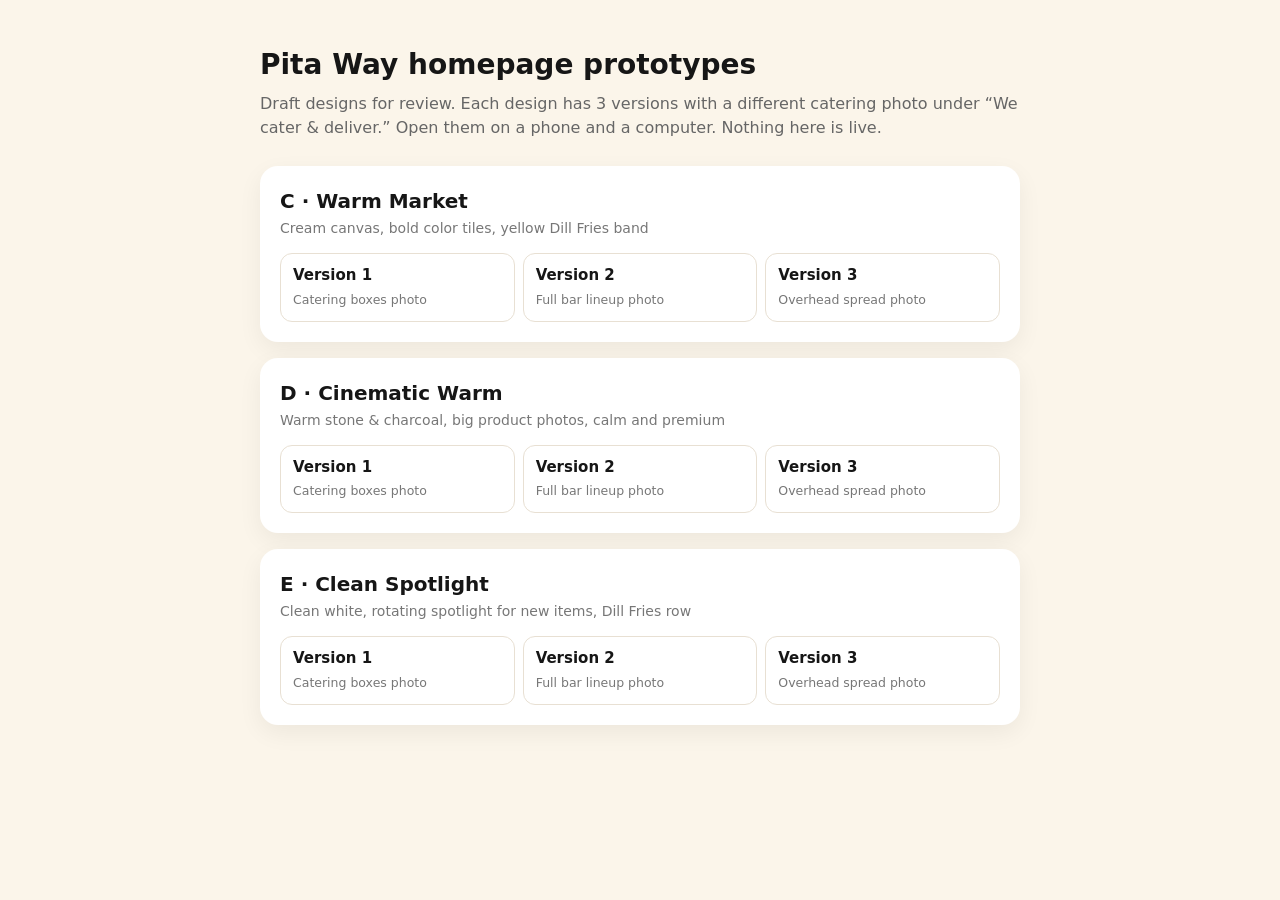
<file: index.html>
<!doctype html><html lang="en"><head><meta charset="utf-8"><meta name="viewport" content="width=device-width,initial-scale=1"><meta name="robots" content="noindex,nofollow"><title>Pita Way homepage prototypes</title>
<style>body{margin:0;font:16px/1.5 system-ui,sans-serif;background:#fbf5ea;color:#161616}main{max-width:760px;margin:0 auto;padding:44px 16px}h1{font-size:28px;margin:0 0 6px}main>p{color:#666;margin:0 0 26px}
.g{background:#fff;border-radius:18px;padding:20px;margin-bottom:16px;box-shadow:0 8px 24px rgba(0,0,0,.06)}.g h2{font-size:20px;margin:0}.g p{color:#777;font-size:14px;margin:2px 0 14px}
.v{display:grid;grid-template-columns:repeat(3,1fr);gap:8px}.v a{display:block;border:1px solid #e8e0d3;border-radius:12px;padding:10px 12px;text-decoration:none;color:#161616}.v a:hover{border-color:#cf1818}.v b{display:block;font-size:15px}.v span{font-size:12.5px;color:#777}
@media(max-width:520px){.v{grid-template-columns:1fr}}</style></head>
<body><main><h1>Pita Way homepage prototypes</h1><p>Draft designs for review. Each design has 3 versions with a different catering photo under &ldquo;We cater &amp; deliver.&rdquo; Open them on a phone and a computer. Nothing here is live.</p><section class="g"><h2>C &middot; Warm Market</h2><p>Cream canvas, bold color tiles, yellow Dill Fries band</p><div class="v"><a href="c-warm-market.html"><b>Version 1</b><span>Catering boxes photo</span></a><a href="c-warm-market-v2.html"><b>Version 2</b><span>Full bar lineup photo</span></a><a href="c-warm-market-v3.html"><b>Version 3</b><span>Overhead spread photo</span></a></div></section><section class="g"><h2>D &middot; Cinematic Warm</h2><p>Warm stone &amp; charcoal, big product photos, calm and premium</p><div class="v"><a href="d-cinematic-warm.html"><b>Version 1</b><span>Catering boxes photo</span></a><a href="d-cinematic-warm-v2.html"><b>Version 2</b><span>Full bar lineup photo</span></a><a href="d-cinematic-warm-v3.html"><b>Version 3</b><span>Overhead spread photo</span></a></div></section><section class="g"><h2>E &middot; Clean Spotlight</h2><p>Clean white, rotating spotlight for new items, Dill Fries row</p><div class="v"><a href="e-clean-spotlight.html"><b>Version 1</b><span>Catering boxes photo</span></a><a href="e-clean-spotlight-v2.html"><b>Version 2</b><span>Full bar lineup photo</span></a><a href="e-clean-spotlight-v3.html"><b>Version 3</b><span>Overhead spread photo</span></a></div></section></main></body></html>
</file>
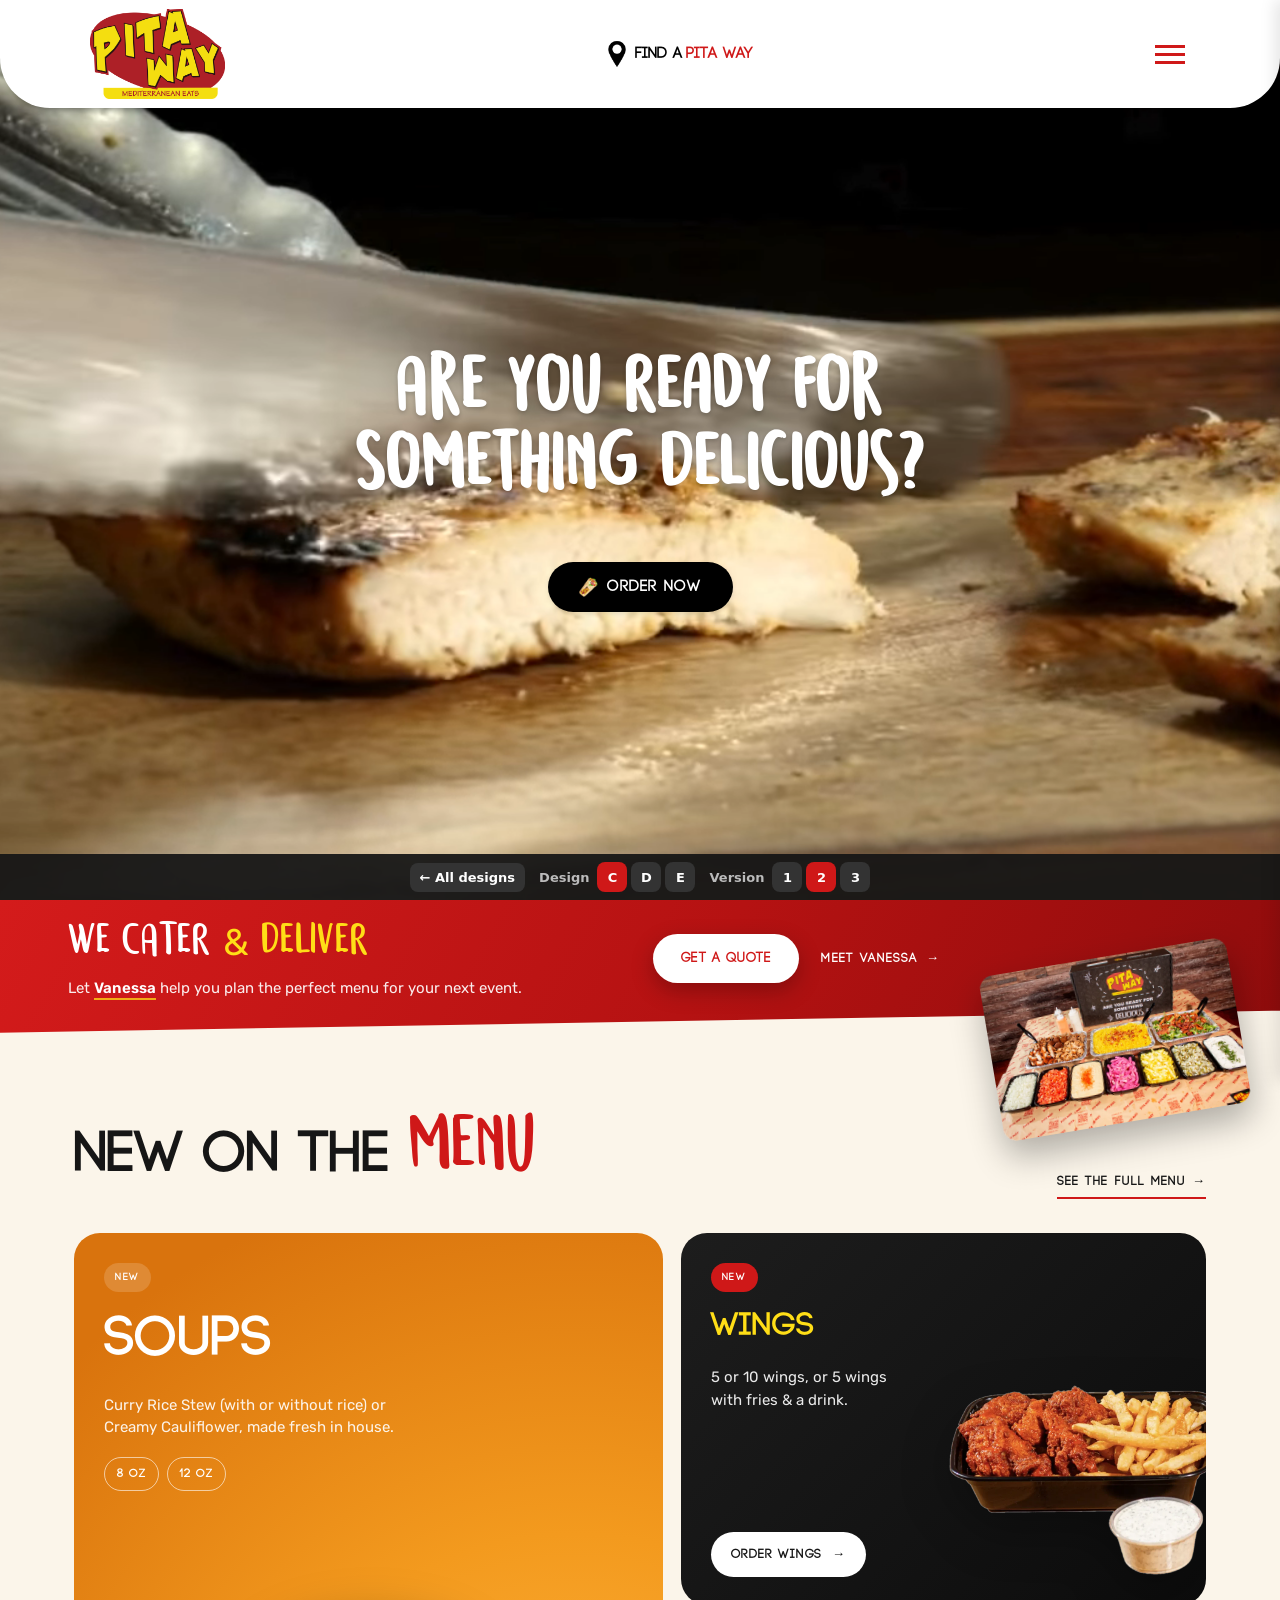
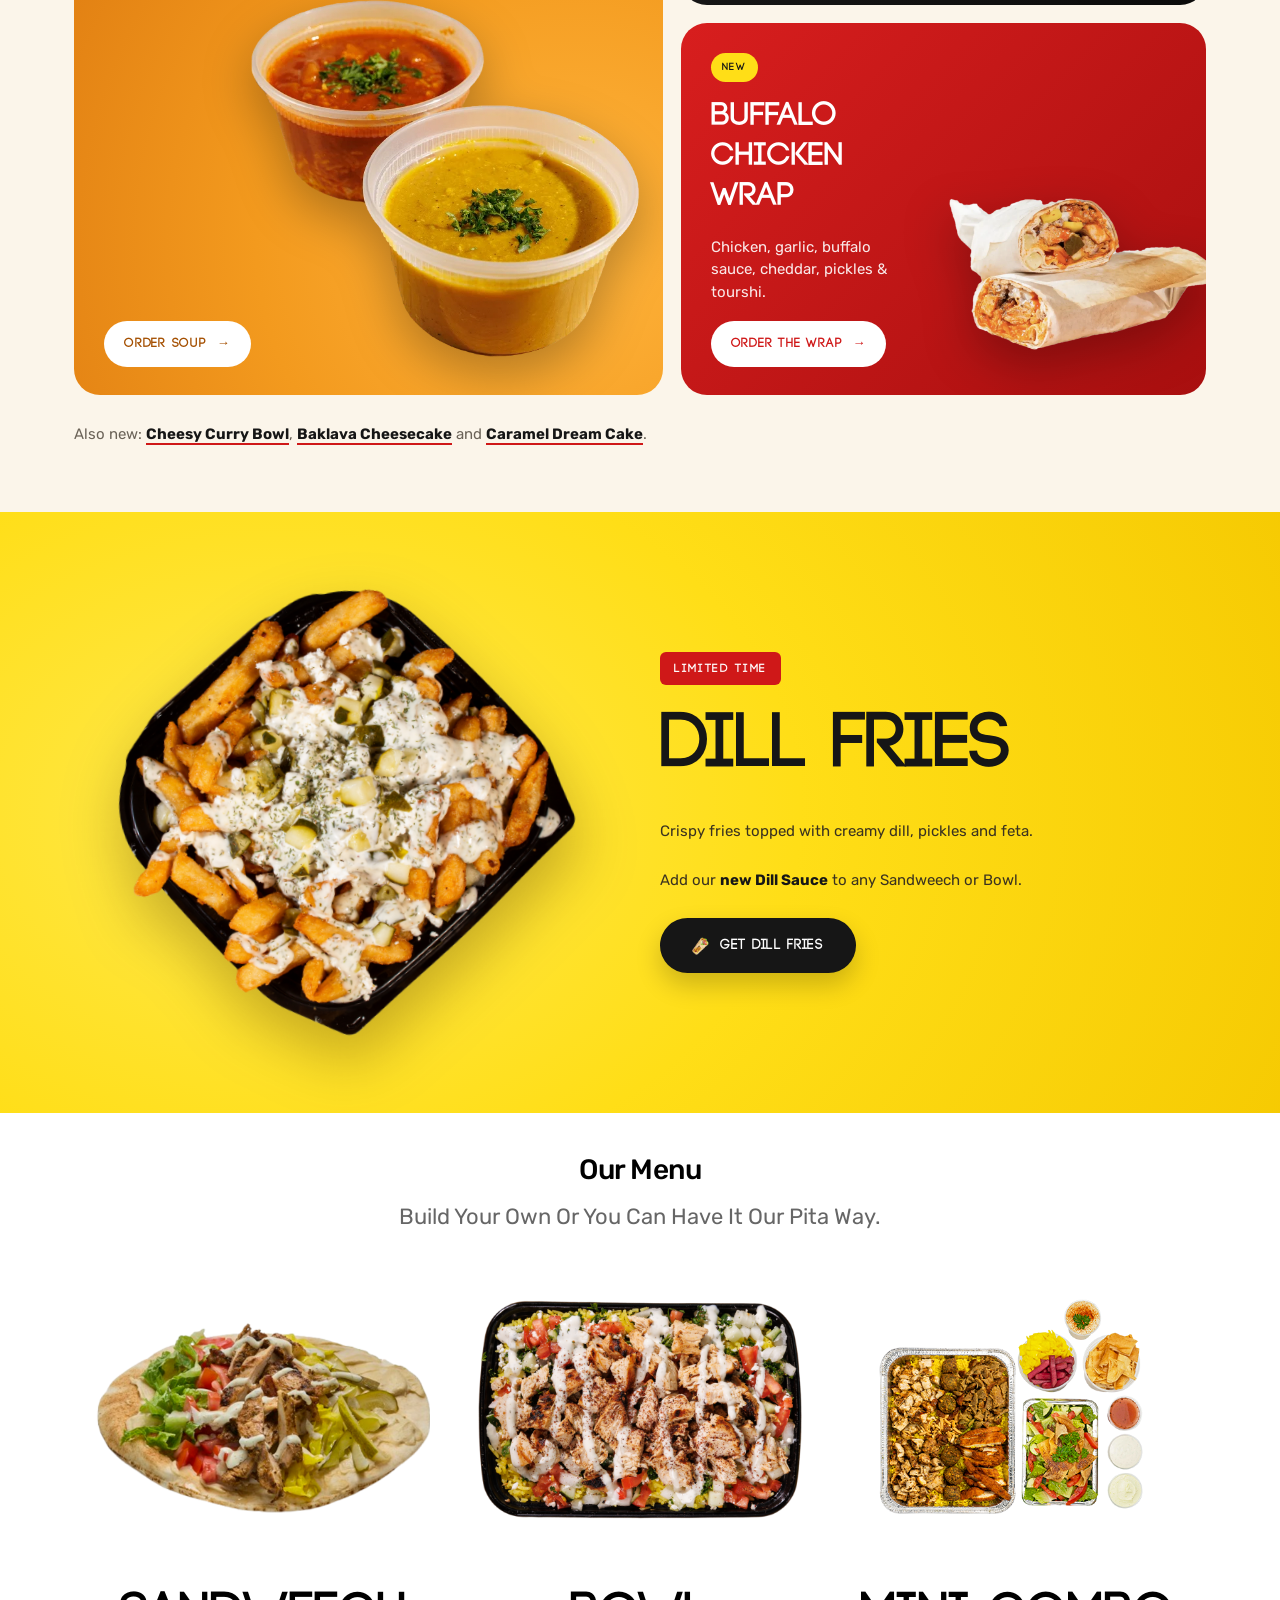
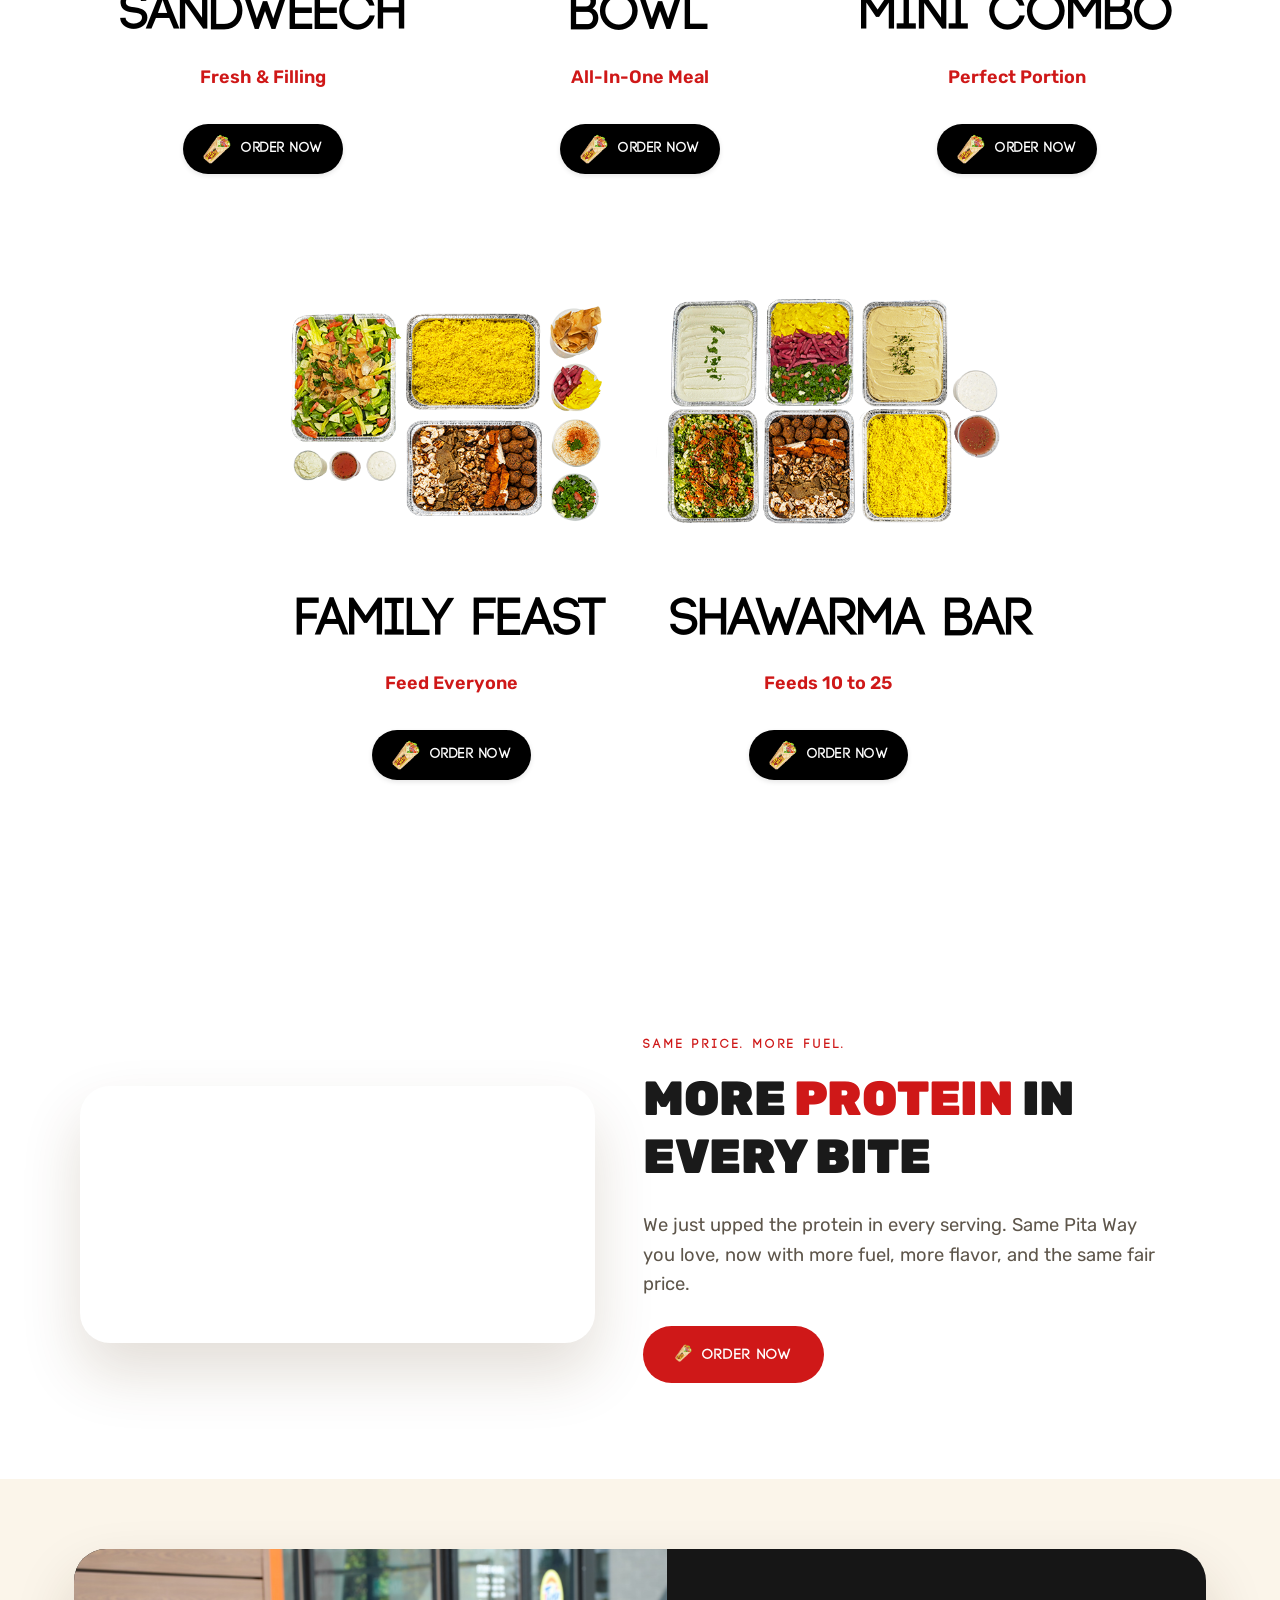
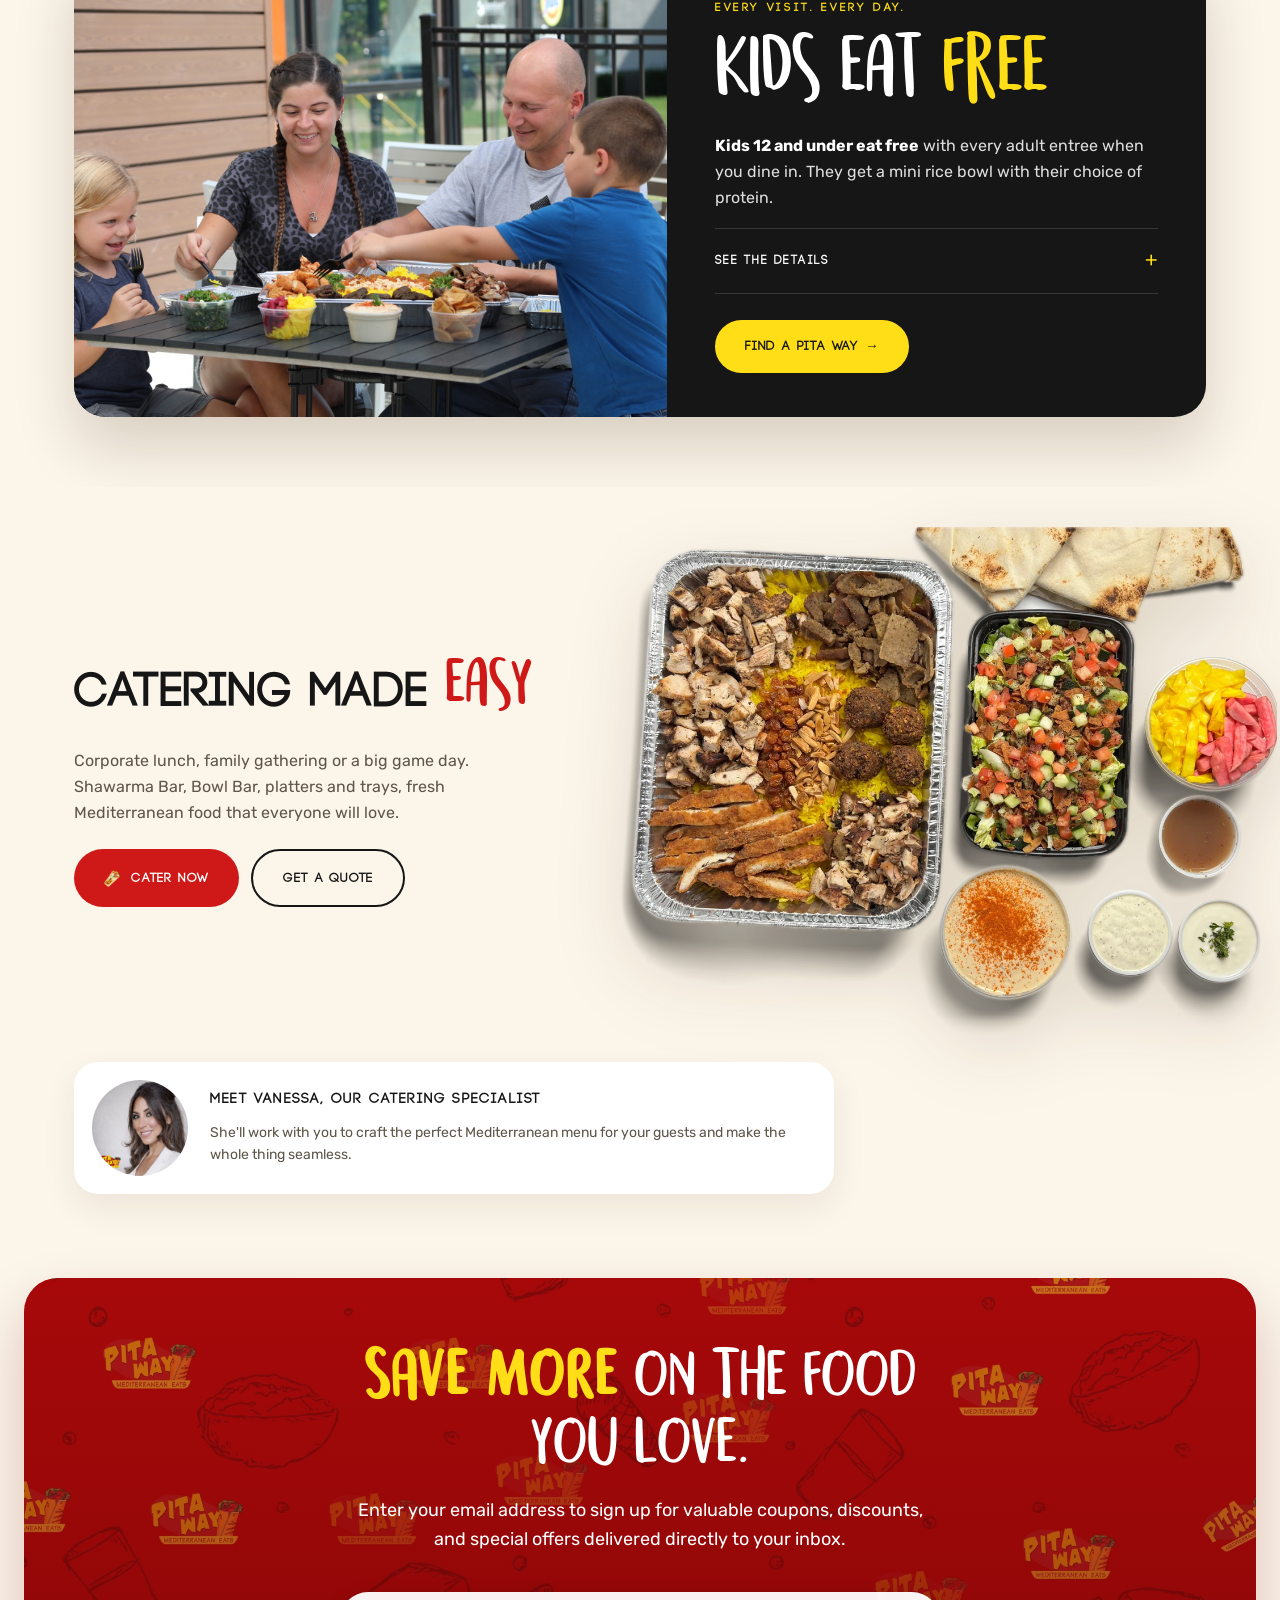
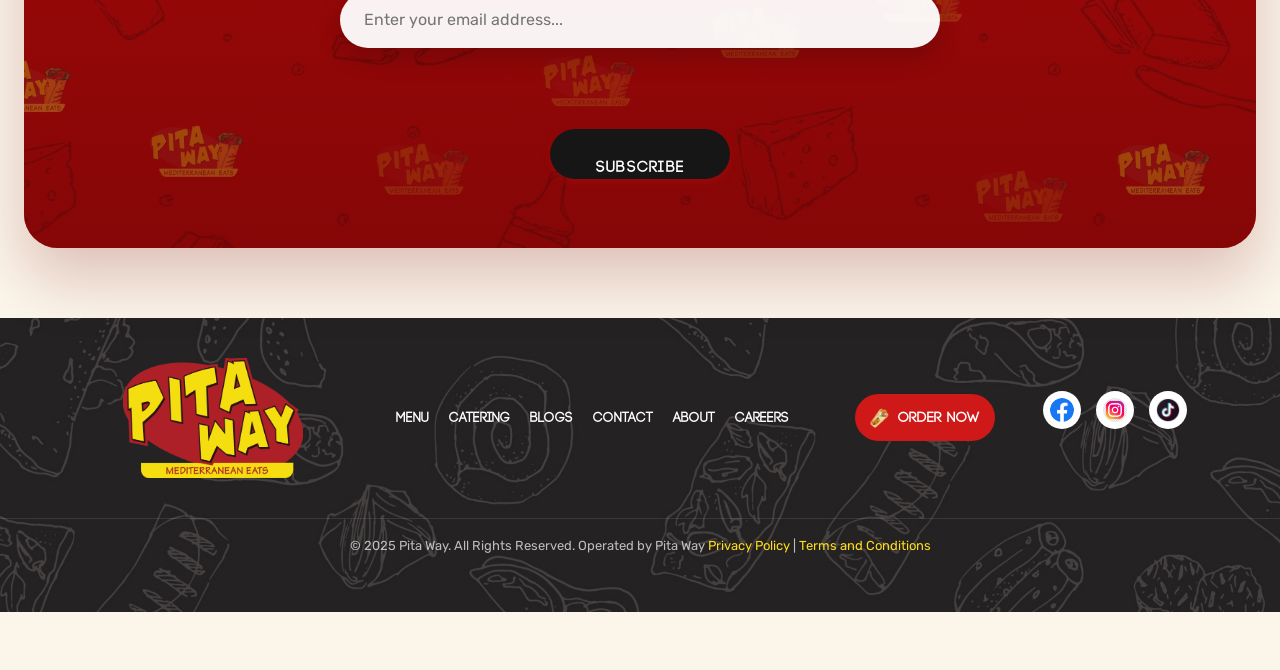
<file: c-warm-market-v2.html>
<!DOCTYPE html>
<html lang="en"><!-- Basic -->
<head>
<meta name="robots" content="noindex,nofollow">

	
    
    <!-- Google tag (gtag.js) -->

	<meta charset="utf-8">

    <meta http-equiv="X-UA-Compatible" content="IE=edge">   
   
    <!-- Mobile Metas -->
    <meta name="viewport" content="width=device-width, initial-scale=1, maximum-scale=1, user-scalable=no">
 
    <!-- Enhanced SEO Meta Tags -->
    <title>PREVIEW proto-c-v2</title>  
    <meta name="keywords" content="mediterranean food near me, halal restaurant, healthy fast food, fresh pita, catering near me, pita way, healthy fast casual food near me, mediterranean bowl, custom sandwiches, fresh mediterranean catering, halal food near me, middle eastern restaurant, healthy lunch options, fast casual dining, fresh ingredients">
    <meta name="description" content="Pita Way makes your sandweeches, bowls, and salads your way, right away – and we serve them up fresh, delicious, and fast.">
    <meta name="a
	thor" content="Pita Way">
    <meta name="robots" content="index, follow">
    <meta name="language" content="English">
    <meta name="geo.region" content="US-MI">
    <meta name="geo.placename" content="Michigan">

    <!-- Open Graph Meta Tags -->
    <meta property="og:site_name" content="Pita Way">
    <meta property="og:title" content="Pita Way Restaurant | Mediterranean Grill">
    <meta property="og:description" content="Pita Way makes your sandweeches, bowls, and salads your way, right away – and we serve them up fresh, delicious, and fast.">
    <meta property="og:type" content="restaurant">
    <meta property="og:url" content="https://pitaway.com">
    <meta property="og:image" content="https://pitaway.com/images/og-logo.png">
    <meta property="og:image:width" content="1200">
    <meta property="og:image:height" content="630">
    <meta property="og:locale" content="en_US">

    <!-- Twitter Card Meta Tags -->
    <meta name="twitter:card" content="summary_large_image">
    <meta name="twitter:site" content="@pitaway">
    <meta name="twitter:title" content="Pita Way Restaurant | Mediterranean Grill">
    <meta name="twitter:description" content="Pita Way makes your sandweeches, bowls, and salads your way, right away – and we serve them up fresh, delicious, and fast.">
    <meta name="twitter:image" content="https://pitaway.com/images/og-logo.png">

    <!-- Canonical URL -->
    <link rel="canonical" href="https://pitaway.com">

	<!-- Site Icons -->
    <!-- Favicon Implementation -->
    <link rel="icon" type="image/x-icon" href="favicon/favicon.ico">
    <link rel="icon" type="image/png" sizes="16x16" href="favicon/favicon-16x16.png">
    <link rel="icon" type="image/png" sizes="32x32" href="favicon/favicon-32x32.png">
    <link rel="icon" type="image/png" sizes="48x48" href="favicon/48x48.png">
    <link rel="icon" type="image/png" sizes="192x192" href="favicon/android-chrome-192x192.png">
    <link rel="icon" type="image/png" sizes="512x512" href="favicon/android-chrome-512x512.png">
    <link rel="apple-touch-icon" sizes="180x180" href="favicon/apple-touch-icon.png">
    <link rel="preconnect" href="https://fonts.googleapis.com">
    <link rel="preconnect" href="https://fonts.gstatic.com" crossorigin>  
    <!-- Bootstrap CSS -->
    <link rel="stylesheet" href="css/bootstrap.min.css">    
	<!-- Site CSS -->
    <link rel="stylesheet" href="css/style.css?v=20261003a">
    <link rel="stylesheet" href="css/animate.css">
    <link rel="stylesheet" href="css/font-awesome.min.css">
    <link rel="stylesheet" href="css/baguetteBox.min.css">
	<link rel="stylesheet" href="https://fonts.googleapis.com/css2?family=Rubik:wght@400;500;700;900&display=swap">
    <!-- Responsive CSS -->
    <link rel="stylesheet" href="css/responsive.css?v=20261003a">
    <!-- Custom CSS -->
    <link rel="stylesheet" href="css/custom.css?v=20261003a">

	<link rel="canonical" href="https://pitaway.com">

<link rel="sitemap" type="application/xml" href="https://pitaway.com/sitemap.xml">


<link rel="preload" href="css/style.css?v=20261003a" as="style">
<link rel="preload" href="images/logo.png?v=20261003a" as="image">
<style>
	/* Video Header Typography Fix with Fallbacks */
	.video-overlay h1 {
	  /* Primary font stack with fallbacks */
	  font-family: -apple-system, BlinkMacSystemFont, "Segoe UI", Roboto, "Helvetica Neue", Arial, sans-serif;
	  /* Fallback for older browsers */
	  font-family: system-ui, -apple-system, BlinkMacSystemFont, "Segoe UI", Roboto, "Helvetica Neue", Arial, sans-serif;
	  
	  /* Font weight with fallback */
	  font-weight: 800;
	  font-weight: 800; /* Explicitly set for better support */
	  
	  /* Size with responsive fallback */
	  font-size: 64px;
	  font-size: 4rem; /* Relative unit fallback */
	  
	  /* Color and styling */
	  color: #fff;
	  color: rgba(255, 255, 255, 1); /* RGBA fallback */
	  
	  /* Spacing */
	  margin-bottom: 20px;
	  margin-top: 0;
	  line-height: 1.1;
	  
	  /* Text effects with vendor prefixes */
	  text-shadow: 0 2px 4px rgba(0, 0, 0, 0.2);
	  letter-spacing: -0.03em;
	  
	  /* Rendering optimizations */
	  text-rendering: optimizeLegibility;
	  -webkit-font-smoothing: antialiased;
	  -moz-osx-font-smoothing: grayscale;
	  
	  /* Prevent text selection issues */
	  -webkit-user-select: none;
	  -moz-user-select: none;
	  -ms-user-select: none;
	  user-select: none;
	}
	
	/* Fallback for browsers that don't support system fonts */
	@supports not (font-family: system-ui) {
	  .video-overlay h1 {
		font-family: -apple-system, BlinkMacSystemFont, "Segoe UI", Roboto, Arial, sans-serif;
	  }
	}
	
	/* Additional fallback for very old browsers */
	.video-overlay h1 strong {
	  font-weight: 800;
	  font-weight: inherit; /* Use parent's font-weight */
	}
	
	/* Mobile responsive adjustments */
	@media screen and (max-width: 768px) {
	  .video-overlay h1 {
		font-size: 48px;
		font-size: 3rem;
		letter-spacing: -0.02em;
	  }
	}
	
	@media screen and (max-width: 480px) {
	  .video-overlay h1 {
		font-size: 36px;
		font-size: 2.25rem;
		letter-spacing: -0.01em;
		line-height: 1.2;
	  }
	}
	
	/* High contrast mode support */
	@media (prefers-contrast: high) {
	  .video-overlay h1 {
		text-shadow: 0 2px 6px rgba(0, 0, 0, 0.4);
	  }
	}
	
	/* Reduced motion support */
	@media (prefers-reduced-motion: reduce) {
	  .video-overlay h1 {
		/* Remove any animations if present */
		animation: none !important;
		transition: none !important;
	  }
	}
	
	/* Print styles */
	@media print {
	  .video-overlay h1 {
		color: #000;
		text-shadow: none;
	  }
	}
	
	/* Brevo form minimal styles */
	.sib-form {
	  background: transparent !important;
	  border: none !important;
	  max-width: none !important;
	}
	#sib-container {
	  background: transparent !important;
	  border: none !important;
	  max-width: none !important;
	}
	.sib-form-message-panel {
	  margin: 0 auto 20px !important;
	  max-width: 500px !important;
	  color: #fff !important;
	}
	.sib-form-message-panel__inner-text {
	  color: #fff !important;
	}
	/* Hide loader icon if present */
	.sib-hide-loader-icon {
	  display: none !important;
	}
	/* Center the reCAPTCHA */
	.g-recaptcha {
	  display: inline-block !important;
	}

	/* === Brand Fonts === */
	/* Semringah — display script for hero + descriptive copy */
	@font-face {
	  font-family: 'Semringah';
	  src: url('fonts/Semringah.ttf') format('truetype');
	  font-weight: normal;
	  font-style: normal;
	  font-display: swap;
	}
	/* Code Bold — primary bold headings */
	@font-face {
	  font-family: 'Code Bold';
	  src: url('fonts/cbold.otf') format('opentype');
	  font-weight: bold;
	  font-style: normal;
	  font-display: swap;
	}

	/* Semringah: big display headings (hero + section titles) */
	.video-overlay h1 {
	  font-family: 'Semringah', -apple-system, BlinkMacSystemFont, "Segoe UI", Roboto, "Helvetica Neue", Arial, sans-serif !important;
	  letter-spacing: 0.04em;
	}
	.protein-promo-title,
	.heading-title h2,
	.gsb-feature__title,
	.catering-banner-text h3,
	.about-section-box h1,
	.kids-banner-content h2,
	.qt-box .lead strong,
	.qt-box .highlight {
	  font-family: 'Semringah', 'Rubik', sans-serif !important;
	  letter-spacing: 0.04em !important;
	}

	/* Rubik for descriptive/lead copy — more legible */
	.protein-promo-sub,
	.gsb-feature__lead,
	.catering-banner-text p,
	.our-team .team-content .post,
	.about-section-box p,
	.qt-box p {
	  font-family: 'Rubik', sans-serif !important;
	  letter-spacing: normal !important;
	}

	/* Code Bold: smaller eyebrows/sub-headings + button labels + nav */
	.our-team .team-content .title,
	.gsb-feature__eyebrow,
	.catering-banner-btn,
	.about-section-box h4,
	.kids-banner-tagline,
	.menu-order-btn,
	.btn-outline-new-white,
	.footer-order-btn,
	.footer-nav a,
	.order-now-btn .nav-link,
	.find-location-btn .pita-text,
	.find-location-btn .find-text,
	.navbar-nav .nav-link {
	  font-family: 'Code Bold', 'Rubik', Impact, "Arial Black", sans-serif;
	  font-weight: bold;
	}

	</style>
	
	<meta name="google-site-verification" content="F0Gl7q_VxexggoLAYaUr-yNTG2GsaGG8ayMvm2vGKQY" />
<style>
  /* "Our Menu" section: seamless white to match sections above */
  .stuff-box { background-image: none !important; background-color: #fff !important; }
  .stuff-box:before { display: none !important; content: none !important; }

  /* Match the clean "They're Back, And There's More" typeface (Rubik) on the
     protein band + home "Our Menu" titles instead of the Semringah script font */
  .protein-promo-title { font-family: 'Rubik', sans-serif !important; letter-spacing: -0.5px !important; }
  .stuff-box .heading-title h2 { font-family: 'Rubik', sans-serif !important; letter-spacing: -0.5px !important; }
  .stuff-box .heading-title p { font-family: 'Rubik', sans-serif !important; }
</style>
</head>

<body>
	

<!-- Start header -->
<header class="top-navbar">
	<nav class="navbar navbar-expand-lg navbar-light bg-light">
	<div class="container">
		<a class="navbar-brand" href="/">
			<img src="images/logo.png?v=20261003a" alt="Pita Way Logo" />
			</a>
	
	<!-- Find a Pita Way Button - Mobile Only -->
	<div class="find-location-btn d-lg-none">
	  <a class="nav-link" href="https://onlineorders.pitaway.com">
		<img loading="lazy" src="images/location-icon.png" alt="Location">
		<span class="find-text">FIND A</span>
		<span class="pita-text">PITA WAY</span>
	  </a>
	</div>
	
	<button class="navbar-toggler" type="button" data-toggle="collapse" data-target="#navbars-rs-food" aria-controls="navbars-rs-food" aria-expanded="false" aria-label="Toggle navigation">
	<span class="navbar-toggler-icon"></span>
	</button>
	<div class="collapse navbar-collapse" id="navbars-rs-food">
	<ul class="navbar-nav ml-auto">
		<li class="nav-item"><a class="nav-link" href="/menu">Menu</a></li>
		<li class="nav-item"><a class="nav-link" href="/catering">Catering</a></li>
		<li class="nav-item"><a class="nav-link" href="/locations">Locations</a></li>
		<li class="nav-item"><a class="nav-link" href="/specials">Specials</a></li>
		<li class="nav-item"><a class="nav-link" href="/careers">Careers</a></li>
		<li class="nav-item"><a class="nav-link" href="/about">About</a></li>
		<li class="nav-item"><a class="nav-link" href="/giftcards">Gift Cards</a></li>
		<li class="nav-item"><a class="nav-link" href="/contact">Contact</a></li>
	<li class="order-now-btn">
	<a class="nav-link" href="https://onlineorders.pitaway.com">
	<img loading="lazy" src="images/WebiconPNG.png" alt="Order">Order Now</span>
	</a>
	</li>
	</ul>
	</div>
	</div>
	</nav>
	</header>
   <!-- End header -->
	
 
 
   <!-- Start Video Header -->
<div class="video-header">
	<video autoplay muted loop playsinline preload="metadata" poster="images/video-poster.webp">
		<source src="images/Pitawayheader.mp4" type="video/mp4">
		<source src="images/Pitawayheader.webm" type="video/webm">

	  </video>
	<div class="video-overlay">
	<div class="container">
	<div class="row">
	<div class="col-md-12 text-center">
		<h1 class="m-b-20">Are You Ready For <br>Something Delicious?</h1>
	<p><a class="btn btn-lg btn-circle btn-outline-new-white" href="https://onlineorders.pitaway.com">
	<img loading="lazy" src="images/WebiconPNG.png" alt="Order">ORDER NOW
	</a></p>
	</div>
	</div>
	</div>
	</div>
   </div>
   <!-- End Video Header -->

   <!-- Catering Banner -->
   <style>
     /* ===== Catering band: slim strip, angled red edge, one hero tray flowing onto the white ===== */
     .catering-banner.cb2 { background: #fff; padding: 0; overflow: visible; overflow-x: clip; z-index: 2; position: relative; --cut: 22px; margin-bottom: 20px; }
     .catering-banner.cb2::before {
       content: ""; position: absolute; inset: 0; width: auto; height: auto; top: 0; right: 0; border-radius: 0;
       background:
         linear-gradient(120deg, #d41b1b 0%, #b51212 55%, #8f0c0c 100%);
       clip-path: polygon(0 0, 100% 0, 100% calc(100% - var(--cut)), 0 100%);
     }
     .cb2 .cb2-wrap { position: relative; z-index: 2; max-width: 1200px; margin: 0 auto; padding: 18px 290px calc(18px + var(--cut) * 0.7) 28px; display: flex; align-items: center; justify-content: space-between; gap: 36px; }
     .cb2 .catering-banner-text { flex: 0 1 auto; color: #fff; }
     .cb2 .cb2-eyebrow { display: none; align-items: center; gap: 10px; font-family: 'Code Bold','Rubik',sans-serif; font-size: 11px; letter-spacing: .22em; text-transform: uppercase; color: #ffde17; margin-bottom: 8px; }
     .cb2 .cb2-eyebrow::before { content: ""; width: 26px; height: 2px; background: #ffde17; display: inline-block; }
     .cb2 .catering-banner-text h3 { font-size: clamp(30px, 2.9vw, 38px); line-height: 1; margin: 0 0 5px; color: #fff; letter-spacing: .02em !important; text-transform: uppercase; font-weight: 400; white-space: nowrap; }
     .cb2 .catering-banner-text h3 span { color: #ffde17; }
     .cb2 .catering-banner-text p { font-size: 15px; line-height: 1.45; color: rgba(255,255,255,.92); margin: 0; }
     .cb2 .catering-banner-text p a { color: #fff; font-weight: 600; text-decoration: none; border-bottom: 2px solid rgba(255,222,23,.75); padding-bottom: 1px; transition: border-color .2s ease, color .2s ease; }
     .cb2 .catering-banner-text p a:hover { color: #ffde17; border-color: #ffde17; }
     .cb2 .cb2-actions { display: flex; align-items: center; gap: 22px; flex: none; }
     .cb2 .catering-banner-btn { padding: 12px 28px; font-size: 14px; box-shadow: 0 8px 22px rgba(0,0,0,.26); white-space: nowrap; }
     .cb2 .cb2-link { font-family: 'Code Bold','Rubik',sans-serif; font-size: 13px; letter-spacing: .08em; text-transform: uppercase; color: #fff; text-decoration: none; display: inline-flex; align-items: center; gap: 8px; white-space: nowrap; }
     .cb2 .cb2-link i { display: inline-block; font-style: normal; transition: transform .25s ease; }
     .cb2 .cb2-link:hover { color: #ffde17; text-decoration: none; }
     .cb2 .cb2-link:hover i { transform: translateX(5px); }

     /* hero tray */
     .cb2 .cb2-tray { position: absolute; z-index: 3; right: max(10px, calc(50% - 600px)); bottom: -70px; width: 236px; pointer-events: none;
       transform: translate3d(calc(var(--tray-in, 0) * 1px), calc(var(--tray-y, 0) * 1px), 0) rotate(calc(-8deg + var(--tray-r, 0) * 1deg)); will-change: transform; }
     .cb2 .cb2-tray img { width: 100%; height: auto; display: block; }

     /* reveal (only when the script is running, so content can never stay hidden) */
     .cb2.cb2-js .cb2-rise { opacity: 0; transform: translateY(14px); transition: opacity .6s ease, transform .6s cubic-bezier(.2,.7,.2,1); }
     .cb2.cb2-js.is-in .cb2-rise { opacity: 1; transform: none; }
     .cb2.cb2-js.is-in .cb2-rise:nth-child(2) { transition-delay: .07s; }
     .cb2.cb2-js.is-in .cb2-rise:nth-child(3) { transition-delay: .14s; }
     .cb2.cb2-js.is-in .cb2-actions.cb2-rise { transition-delay: .2s; }
     .cb2.cb2-js .cb2-tray { opacity: 0; transition: opacity .6s ease; }
     .cb2.cb2-js.is-in .cb2-tray { opacity: 1; }
     @media (prefers-reduced-motion: reduce) { .cb2 .cb2-rise, .cb2 .cb2-tray { opacity: 1 !important; transition: none; } .cb2 .cb2-rise { transform: none; } }
     #catering-specialist { scroll-margin-top: 120px; }

     @media (max-width: 1199px) {
       .cb2 .cb2-wrap { padding-right: 250px; gap: 24px; }
       .cb2 .cb2-tray { width: 220px; right: 6px; bottom: -64px; }
       .cb2 .cb2-link { display: none; }
     }
     @media (max-width: 991px) {
       .cb2 .cb2-wrap { padding-right: 200px; }
       .cb2 .catering-banner-text h3 { font-size: 28px; }
       .cb2 .catering-banner-text p { font-size: 14px; }
       .cb2 .cb2-tray { width: 190px; right: -4px; bottom: -52px; }
     }
     /* Phones keep the earlier strip exactly as it was (block below); the redesigned band is desktop + tablet only */
     @media (max-width: 768px) { .catering-banner.cb2 { display: none; } }
     @media (min-width: 769px) { .catering-banner.cb-phone { display: none; } }
     .catering-banner.cb-phone {
       overflow: visible; z-index: 2;
       background:
         radial-gradient(circle at calc(110% - 200px) calc(-50% + 200px), rgba(255,255,255,0.05) 0, rgba(255,255,255,0.05) 200px, transparent 201px),
         linear-gradient(135deg, #CF1818 0%, #a81414 100%);
       padding: 24px 0 124px; margin-bottom: 40px;
     }
     .catering-banner.cb-phone::before { display: none; }
     .catering-banner.cb-phone .banner-food-left {
       opacity: 1; top: auto; left: 50%; bottom: -84px;
       filter: none;
       transform: translateX(-50%) rotate(-7deg);
       animation: cateringTrayFloat 7s ease-in-out infinite;
     }
     .catering-banner.cb-phone .banner-food-left img { width: 290px; max-width: 78vw; height: auto; display: block; }
     @keyframes cateringTrayFloat {
       0%, 100% { transform: translateX(-50%) translateY(0) rotate(-7deg); }
       50% { transform: translateX(-50%) translateY(-7px) rotate(-5.5deg); }
     }
     @media (prefers-reduced-motion: reduce) { .catering-banner.cb-phone .banner-food-left { animation: none !important; } }
   </style>
   <div class="catering-banner cb2" id="catering-band">
	   <div class="cb2-tray" aria-hidden="true">
		   <img loading="lazy" src="backgrounds/catering-bar.webp?v=20261123b" width="1000" height="667" alt="Pita Way Shawarma and Bowl Bar catering" class="cb-photo">
	   </div>
	   <div class="cb2-wrap">
		   <div class="catering-banner-text">
			   <span class="cb2-eyebrow cb2-rise">Pita Way Catering</span>
			   <h3 class="cb2-rise">We cater <span>&amp; deliver</span></h3>
			   <p class="cb2-rise">Let <a href="#catering-specialist">Vanessa</a> help you plan the perfect menu for your next event.</p>
		   </div>
		   <div class="cb2-actions cb2-rise">
			   <a href="catering.html" class="catering-banner-btn">Get a Quote</a>
			   <a href="#catering-specialist" class="cb2-link">Meet Vanessa <i>&rarr;</i></a>
		   </div>
	   </div>
   </div>
   <script>
   (function () {
     var band = document.getElementById('catering-band'); if (!band) return;
     band.classList.add('cb2-js');
     var reduce = window.matchMedia && window.matchMedia('(prefers-reduced-motion: reduce)').matches;
     if (reduce || !('IntersectionObserver' in window)) { band.classList.add('is-in'); return; }
     var tray = band.querySelector('.cb2-tray'), ticking = false, active = false;
     function frame() {
       ticking = false;
       var r = band.getBoundingClientRect(), vh = window.innerHeight || 800;
       // p: 0 when the band enters from the bottom, 1 when it leaves through the top
       var p = Math.min(1, Math.max(0, (vh - r.top) / (vh + r.height)));
       var enter = Math.min(1, p / 0.42), ease = 1 - Math.pow(1 - enter, 3);
       tray.style.setProperty('--tray-in', ((1 - ease) * 70).toFixed(1));
       tray.style.setProperty('--tray-r', ((1 - ease) * 6 + (p - 0.5) * -3).toFixed(2));
       tray.style.setProperty('--tray-y', ((0.5 - p) * 12).toFixed(1));
     }
     function onScroll() { if (active && !ticking) { ticking = true; requestAnimationFrame(frame); } }
     new IntersectionObserver(function (es) {
       es.forEach(function (e) { active = e.isIntersecting; if (active) { band.classList.add('is-in'); frame(); } });
     }, { rootMargin: '0px 0px -8% 0px' }).observe(band);
     band.querySelectorAll('a[href="#catering-specialist"]').forEach(function (a) {
       a.addEventListener('click', function (ev) {
         var t = document.getElementById('catering-specialist'); if (!t) return;
         ev.preventDefault(); t.scrollIntoView({ behavior: 'smooth', block: 'start' });
       });
     });
     window.addEventListener('scroll', onScroll, { passive: true });
     window.addEventListener('resize', onScroll, { passive: true });
   })();
   </script>
   <!-- Catering strip, phone version (unchanged earlier design) -->
   <div class="catering-banner cb-phone">
	   <div class="banner-food-decor banner-food-left">
		   <img loading="lazy" src="backgrounds/catering-bar.webp?v=20261123b" width="1000" height="667" alt="Pita Way Shawarma and Bowl Bar catering" class="cb-photo">
	   </div>
	   <div class="container">
		   <div class="catering-banner-content">
			   <div class="catering-banner-text">
				   <h3>We cater and deliver!</h3>
				   <p>Let Vanessa help you plan the perfect menu for your next event</p>
			   </div>
			   <div class="catering-banner-cta">
				   <a href="catering.html" class="catering-banner-btn">Get a Quote</a>
			   </div>
		   </div>
	   </div>
   </div>
   <!-- End Catering Banner -->

   <!-- === New Additions Feature === -->
<!-- Prototype C: bento "New at Pita Way" (Soups / Wings / Wrap) + full-bleed Dill Fries band -->
<style>
  .nwa { --cream:#fbf5ea; --ink:#161616; --red:#cf1818; --yellow:#ffde17; --saffron:#f39a1e;
    background:var(--cream); padding:76px 0 64px; position:relative; overflow:hidden; }
  .nwa__in { max-width:1180px; margin:0 auto; padding:0 24px; }
  .nwa__head { display:flex; align-items:flex-end; justify-content:space-between; gap:24px; margin-bottom:34px; }
  .nwa__eyebrow { display:inline-flex; align-items:center; gap:10px; font-family:'Code Bold','Rubik',sans-serif; font-size:12px; letter-spacing:.22em; text-transform:uppercase; color:var(--red); margin-bottom:12px; }
  .nwa__eyebrow::before { content:""; width:28px; height:2px; background:currentColor; }
  .nwa__title { font-family:'Code Bold','Rubik',sans-serif; font-size:clamp(34px,4.6vw,58px); line-height:.98; letter-spacing:-.01em; text-transform:uppercase; color:var(--ink); margin:0; }
  .nwa__title em { font-family:'Semringah',cursive; font-style:normal; text-transform:none; color:var(--red); font-size:1.12em; letter-spacing:0; }
  .nwa__all { flex:none; font-family:'Code Bold','Rubik',sans-serif; font-size:13px; letter-spacing:.08em; text-transform:uppercase; color:var(--ink); text-decoration:none; border-bottom:2px solid var(--red); padding-bottom:4px; }
  .nwa__all:hover { color:var(--red); text-decoration:none; }

  .nwa__grid { display:grid; grid-template-columns:1.12fr 1fr; grid-template-rows:1fr 1fr; gap:18px; }
  .nwt { position:relative; border-radius:26px; overflow:hidden; display:flex; color:#fff; isolation:isolate; min-height:250px; text-decoration:none; }
  .nwt:hover { text-decoration:none; color:#fff; }
  .nwt__copy { position:relative; z-index:2; padding:30px 30px 28px; display:flex; flex-direction:column; align-items:flex-start; max-width:58%; }
  .nwt__tag { font-family:'Code Bold','Rubik',sans-serif; font-size:10.5px; letter-spacing:.16em; text-transform:uppercase; padding:5px 11px; border-radius:999px; background:rgba(255,255,255,.16); margin-bottom:14px; }
  .nwt__name { font-family:'Code Bold','Rubik',sans-serif; font-size:clamp(26px,2.6vw,34px); line-height:1; text-transform:uppercase; margin:0 0 10px; color:inherit; }
  .nwt__desc { font-size:15px; line-height:1.5; margin:0 0 18px; opacity:.9; }
  .nwt__cta { margin-top:auto; display:inline-flex; align-items:center; gap:10px; font-family:'Code Bold','Rubik',sans-serif; font-size:13px; letter-spacing:.06em; text-transform:uppercase; padding:11px 20px; border-radius:999px; background:#fff; color:var(--ink); transition:transform .25s ease, box-shadow .25s ease; }
  .nwt__cta i { font-style:normal; transition:transform .25s ease; }
  .nwt:hover .nwt__cta { transform:translateY(-2px); box-shadow:0 10px 22px rgba(0,0,0,.18); }
  .nwt:hover .nwt__cta i { transform:translateX(4px); }
  .nwt__img { position:absolute; z-index:1; pointer-events:none; transition:transform .6s cubic-bezier(.2,.7,.2,1); filter:drop-shadow(0 18px 24px rgba(0,0,0,.28)); }
  .nwt:hover .nwt__img { transform:scale(1.04) rotate(-1deg); }

  /* Soups: tall saffron tile */
  .nwt--soup { grid-row:1 / span 2; background:radial-gradient(120% 90% at 85% 80%, #ffb43c 0%, var(--saffron) 45%, #d9730d 100%); min-height:540px; }
  .nwt--soup .nwt__copy { max-width:62%; }
  .nwt--soup .nwt__name { font-size:clamp(40px,4.4vw,60px); }
  .nwt--soup .nwt__name span { display:block; font-family:'Semringah',cursive; text-transform:none; font-size:.62em; color:var(--yellow); margin-bottom:4px; }
  .nwt--soup .nwt__cta { color:#a44f00; }
  .nwt--soup .nwt__img { width:min(66%,400px); right:4%; bottom:5%; }
  .nwt__sizes { display:flex; gap:8px; margin:0 0 20px; }
  .nwt__sizes b { font-family:'Code Bold','Rubik',sans-serif; font-weight:400; font-size:12px; letter-spacing:.08em; border:1.5px solid rgba(255,255,255,.6); border-radius:999px; padding:5px 12px; }

  /* Wings: black tile, yellow headline */
  .nwt--wings { background:linear-gradient(135deg,#1d1d1d 0%,#0c0c0c 100%); }
  .nwt--wings .nwt__name { color:var(--yellow); }
  .nwt--wings .nwt__tag { background:var(--red); }
  .nwt--wings .nwt__copy, .nwt--wrap .nwt__copy { max-width:47%; }
  .nwt--wings .nwt__img { width:min(52%,300px); right:-3%; bottom:8%; }

  /* Wrap: red tile */
  .nwt--wrap { background:linear-gradient(135deg,#d81e1e 0%,#a80f0f 100%); }
  .nwt--wrap .nwt__tag { background:var(--yellow); color:var(--ink); }
  .nwt--wrap .nwt__cta { color:var(--red); }
  .nwt--wrap .nwt__img { width:min(52%,300px); right:-3%; bottom:12%; }

  .nwa__also { margin:26px 0 0; font-size:15px; color:#6b6358; }
  .nwa__also a { color:var(--ink); font-weight:700; text-decoration:none; border-bottom:2px solid var(--red); }
  .nwa__also a:hover { color:var(--red); text-decoration:none; }

  /* ---- Dill Fries band (brand yellow) ---- */
  .dla { background:radial-gradient(90% 140% at 22% 50%, #ffe94d 0%, #ffde17 45%, #f5c800 100%); color:#161616; position:relative; overflow:hidden; padding:70px 0; }
  .dla__in { max-width:1180px; margin:0 auto; padding:0 24px; display:grid; grid-template-columns:1fr 1fr; align-items:center; gap:40px; position:relative; z-index:1; }
  .dla__media { position:relative; justify-self:center; width:min(100%,470px); }
  .dla__media img { width:100%; height:auto; display:block; transform:rotate(-7deg); filter:drop-shadow(0 26px 30px rgba(90,60,0,.35)); }
  .dla__stamp { display:inline-block; background:#cf1818; color:#fff; font-family:'Code Bold','Rubik',sans-serif; font-size:12px; letter-spacing:.14em; text-transform:uppercase; padding:6px 14px; border-radius:6px; margin-bottom:14px; }
  .dla__eyebrow { font-family:'Code Bold','Rubik',sans-serif; font-size:12px; letter-spacing:.22em; text-transform:uppercase; color:#8a5a00; margin-bottom:10px; display:block; }
  .dla__pun { font-family:'Semringah',cursive; font-size:clamp(30px,3.4vw,44px); line-height:1; color:#cf1818; margin:0 0 6px; }
  .dla__name { font-family:'Code Bold','Rubik',sans-serif; font-size:clamp(46px,6vw,84px); line-height:.9; text-transform:uppercase; margin:0 0 18px; color:#161616; letter-spacing:-.01em; }
  .dla__chips { display:flex; flex-wrap:wrap; gap:8px; margin:0 0 20px; padding:0; list-style:none; }
  .dla__chips li { font-size:13px; font-weight:700; padding:7px 14px; border-radius:999px; background:rgba(255,255,255,.55); border:1px solid rgba(0,0,0,.1); }
  .dla__note { font-size:15px; line-height:1.55; color:#3b3320; margin:0 0 26px; max-width:440px; }
  .dla__note b { color:#161616; }
  .dla__btn { display:inline-flex; align-items:center; gap:10px; padding:15px 32px; border-radius:999px; background:#161616; color:#fff; font-family:'Code Bold','Rubik',sans-serif; font-size:14px; letter-spacing:.05em; text-transform:uppercase; text-decoration:none; box-shadow:0 12px 26px rgba(0,0,0,.2); transition:transform .25s ease, background .25s ease; }
  .dla__btn:hover { transform:translateY(-2px); background:#cf1818; color:#fff; text-decoration:none; }
  .dla__btn img { width:18px; height:auto; }

  /* reveal (only when JS is running) */
  .nw-js .nw-rise { opacity:0; transform:translateY(22px); transition:opacity .7s ease, transform .7s cubic-bezier(.2,.7,.2,1); }
  .nw-js .nw-rise.is-in { opacity:1; transform:none; }
  @media (prefers-reduced-motion:reduce){ .nw-js .nw-rise{ opacity:1; transform:none; transition:none; } .nwt__img, .nwt__cta{ transition:none; } }

  @media (min-width:992px) and (max-width:1199px){ .nwt--soup .nwt__img { width:min(54%,330px); right:4%; bottom:4%; } }
  /* ---- tablet ---- */
  @media (max-width:991px){
    .nwa__grid { grid-template-columns:1fr 1fr; grid-template-rows:auto auto; }
    .nwt--soup { grid-column:1 / span 2; grid-row:auto; min-height:380px; }
    .nwt--soup .nwt__img { width:min(40%,320px); right:4%; bottom:8%; }
    .nwt { min-height:300px; }
    .nwt__copy, .nwt--wings .nwt__copy, .nwt--wrap .nwt__copy { max-width:100%; padding-bottom:150px; }
    .nwt--soup .nwt__copy { max-width:56%; padding-bottom:28px; }
    .nwt--wings .nwt__img, .nwt--wrap .nwt__img { width:50%; right:5%; bottom:4%; }
  }
  /* ---- phones ---- */
  @media (max-width:640px){
    .nwa { padding:52px 0 44px; }
    .nwa__in { padding:0 16px; }
    .nwa__head { display:block; margin-bottom:24px; }
    .nwa__all { display:inline-block; margin-top:16px; }
    .nwa__grid { grid-template-columns:1fr; gap:14px; }
    .nwt--soup { grid-column:auto; min-height:0; }
    .nwt, .nwt--soup { min-height:0; border-radius:22px; }
    .nwt__copy, .nwt--soup .nwt__copy, .nwt--wings .nwt__copy, .nwt--wrap .nwt__copy { max-width:56%; padding:22px 0 22px 20px; }
    .nwt__name { font-size:24px; }
    .nwt--soup .nwt__name { font-size:34px; }
    .nwt__desc { font-size:13.5px; margin-bottom:14px; }
    .nwt__sizes { margin-bottom:14px; }
    .nwt__cta { padding:9px 15px; font-size:12px; }
    .nwt__img, .nwt--soup .nwt__img, .nwt--wings .nwt__img, .nwt--wrap .nwt__img { width:40%; right:12px; bottom:auto; top:50%; transform:translateY(-50%); }
    .nwt:hover .nwt__img { transform:translateY(-50%); }
    .nwa__also { font-size:14px; line-height:1.8; }
    .dla { padding:48px 0 52px; }
    .dla__in { grid-template-columns:1fr; gap:16px; padding:0 16px; text-align:left; }
    .dla__media { width:min(78%,320px); }
    .dla__btn { width:100%; justify-content:center; }
  }
  @media (max-width:360px){
    .nwt__copy, .nwt--soup .nwt__copy, .nwt--wings .nwt__copy, .nwt--wrap .nwt__copy { max-width:57%; padding-left:16px; }
    .nwt__name { font-size:21px; }
    .nwt--soup .nwt__name { font-size:29px; }
    .nwt__desc { font-size:12.5px; }
    .nwt__img, .nwt--soup .nwt__img, .nwt--wings .nwt__img, .nwt--wrap .nwt__img { width:39%; right:8px; }
  }
</style>

<section class="nwa" aria-label="New at Pita Way">
  <div class="nwa__in">
    <div class="nwa__head nw-rise">
      <div>
        <h2 class="nwa__title">New on the <em>menu</em></h2>
      </div>
      <a class="nwa__all" href="menu.html">See the full menu &rarr;</a>
    </div>

    <div class="nwa__grid">
      <a class="nwt nwt--soup nw-rise" href="https://onlineorders.pitaway.com">
        <div class="nwt__copy">
          <span class="nwt__tag">New</span>
          <h3 class="nwt__name">Soups</h3>
          <p class="nwt__desc">Curry Rice Stew (with or without rice) or Creamy Cauliflower, made fresh in house.</p>
          <div class="nwt__sizes"><b>8 oz</b><b>12 oz</b></div>
          <span class="nwt__cta">Order Soup <i>&rarr;</i></span>
        </div>
        <img class="nwt__img" loading="lazy" src="menu-images/soup.webp?v=20261104" alt="Curry Rice Stew and Creamy Cauliflower soups">
      </a>

      <a class="nwt nwt--wings nw-rise" href="https://onlineorders.pitaway.com">
        <div class="nwt__copy">
          <span class="nwt__tag">New</span>
          <h3 class="nwt__name">Wings</h3>
          <p class="nwt__desc">5 or 10 wings, or 5 wings with fries &amp; a drink.</p>
          <span class="nwt__cta">Order Wings <i>&rarr;</i></span>
        </div>
        <img class="nwt__img" loading="lazy" src="menu-images/wings.webp?v=20261104" alt="Wings with fries and dip">
      </a>

      <a class="nwt nwt--wrap nw-rise" href="https://onlineorders.pitaway.com">
        <div class="nwt__copy">
          <span class="nwt__tag">New</span>
          <h3 class="nwt__name">Buffalo Chicken Wrap</h3>
          <p class="nwt__desc">Chicken, garlic, buffalo sauce, cheddar, pickles &amp; tourshi.</p>
          <span class="nwt__cta">Order the Wrap <i>&rarr;</i></span>
        </div>
        <img class="nwt__img" loading="lazy" src="menu-images/buffalo-wrap.webp?v=20261123" alt="Buffalo Chicken Wrap">
      </a>
    </div>

    <p class="nwa__also nw-rise">Also new: <a href="menu.html">Cheesy Curry Bowl</a>, <a href="menu/desserts">Baklava Cheesecake</a> and <a href="menu/desserts">Caramel Dream Cake</a>.</p>
  </div>
</section>

<section class="dla" aria-label="Dill Fries, limited time">
  <div class="dla__in">
    <div class="dla__media nw-rise">
      <img loading="lazy" src="menu-images/dill-fries.png?v=20261003a" alt="Dill Fries with creamy dill, pickles and feta">
    </div>
    <div class="dla__copy nw-rise">
      <span class="dla__stamp">Limited time</span>
      <h2 class="dla__name">Dill Fries</h2>
      <p class="dla__note">Crispy fries topped with creamy dill, pickles and feta.</p>
      <p class="dla__note">Add our <b>new Dill Sauce</b> to any Sandweech or Bowl.</p>
      <a class="dla__btn" href="https://onlineorders.pitaway.com"><img src="images/WebiconPNG.png" alt="">Get Dill Fries</a>
    </div>
  </div>
</section>

<script>
document.addEventListener('DOMContentLoaded', function(){
  var els = document.querySelectorAll('.nw-rise'); if (!els.length || !('IntersectionObserver' in window)) return;
  document.documentElement.classList.add('nw-js');
  var io = new IntersectionObserver(function(es){ es.forEach(function(e){ if(e.isIntersecting){ e.target.classList.add('is-in'); io.unobserve(e.target); } }); }, { rootMargin:'0px 0px -8% 0px' });
  els.forEach(function(el, i){ el.style.transitionDelay = (i % 3) * 0.08 + 's'; io.observe(el); });
});
</script>
<!-- === End New Additions Feature === -->






	<!-- Start Stuff -->
	<div class="stuff-box">
		<div class="container">
			<div class="row">
				<div class="col-lg-12">
					<div class="heading-title text-center">
						<h2>Our Menu</h2>
						<p>Build Your Own Or You Can Have It Our Pita Way.</p>
					</div>
				</div>
			</div>
			<div class="row justify-content-center">
				<div class="col-md-4 col-sm-6">
					<div class="our-team">
						<div class="pic">
							<img loading="lazy" src="newmenu-images/sandweech.png">
						</div>
						<div class="team-content">
							<h3 class="title">SANDWEECH</h3>
							<span class="post">Fresh & Filling</span>
						</div>
						<button class="menu-order-btn" onclick="window.location.href='https://onlineorders.pitaway.com'">
                          <img loading="lazy" src="images/WebiconPNG.png" alt="Order">ORDER NOW
                        </button>
					</div>
				</div>

				<div class="col-md-4 col-sm-6">
					<div class="our-team">
						<div class="pic">
							<img loading="lazy" src="menu-images/newbowl.png?v=20261003a">
						</div>
						<div class="team-content">
							<h3 class="title">BOWL</h3>
							<span class="post">All-In-One Meal</span>
						</div>
						<button class="menu-order-btn" onclick="window.location.href='https://onlineorders.pitaway.com'">
                          <img loading="lazy" src="images/WebiconPNG.png" alt="Order">ORDER NOW
                        </button>
					</div>
				</div>
				
				<div class="col-md-4 col-sm-6">
					<div class="our-team">
						<div class="pic">
							<img loading="lazy" src="menu-images/stuff-img-04.png">
						</div>
						<div class="team-content">
							<h3 class="title">MINI COMBO</h3>
							<span class="post">Perfect Portion</span>
						</div>
						<button class="menu-order-btn" onclick="window.location.href='https://onlineorders.pitaway.com'">
                          <img loading="lazy" src="images/WebiconPNG.png" alt="Order">ORDER NOW
                        </button>
					</div>
				</div>

				<div class="col-md-4 col-sm-6 menu-spread-left">
					<div class="our-team">
						<div class="pic">
							<img loading="lazy" src="menu-images/stuff-img-05.png">
						</div>
						<div class="team-content">
							<h3 class="title">FAMILY FEAST</h3>
							<span class="post">Feed Everyone</span>
						</div>
						<button class="menu-order-btn" onclick="window.location.href='https://onlineorders.pitaway.com'">
                          <img loading="lazy" src="images/WebiconPNG.png" alt="Order">ORDER NOW
                        </button>
					</div>
				</div>

				<div class="col-md-4 col-sm-6 menu-spread-right">
					<div class="our-team">
						<div class="pic">
							<img loading="lazy" src="menu-images/stuff-img-06.png">
						</div>
						<div class="team-content">
							<h3 class="title">SHAWARMA BAR</h3>
							<span class="post">Feeds 10 to 25</span>
						</div>
						<button class="menu-order-btn" onclick="window.location.href='https://onlineorders.pitaway.com'">
                          <img loading="lazy" src="images/WebiconPNG.png" alt="Order">ORDER NOW
                        </button>
					</div>
				</div>
			</div>
		</div>
	</div>
	<!-- End Stuff -->

   <!-- === Protein Promo Banner === -->
   <style>
     .protein-promo { background: #fff; padding: 64px 0; border-top: 1px solid #f0ece6; }
     .protein-promo-wrap { max-width: 1160px; margin: 0 auto; padding: 0 20px; display: flex; align-items: center; gap: 48px; }
     .protein-promo-video { flex: 0 0 46%; border-radius: 18px; overflow: hidden; box-shadow: 0 22px 50px rgba(0,0,0,0.14); }
     .protein-promo-video video { width: 100%; height: auto; display: block; }
     .protein-promo-text { flex: 1; }
     .protein-promo-eyebrow { display:inline-block; font-size:.8rem; font-weight:800; letter-spacing:.16em; text-transform:uppercase; color:var(--pita-red); margin-bottom:14px; }
     .protein-promo-title { font-size: 3rem; font-weight: 900; line-height: 1.05; margin: 0 0 16px; text-transform: uppercase; letter-spacing: -0.5px; color: #1a1a1a; }
     .protein-promo-title span { color: var(--pita-red); }
     .protein-promo-sub { font-size: 1.15rem; line-height: 1.6; margin: 0 0 26px; color: #555; max-width: 520px; }
     .protein-promo-btn { display:inline-block; padding:14px 34px; background:var(--pita-red); color:#fff; text-decoration:none; border-radius:999px; font-weight:800; letter-spacing:.03em; transition:background .25s ease, transform .2s ease; }
     .protein-promo-btn img { width:18px; height:auto; margin-right:9px; vertical-align:middle; }
     .protein-promo-btn:hover { background:#a00f0f; color:#fff; transform:translateY(-2px); }
     @media (max-width: 900px) {
       .protein-promo { padding: 44px 0; }
       .protein-promo-wrap { flex-direction: column; text-align: center; gap: 28px; }
       .protein-promo-video { flex: 0 0 auto; width: 100%; max-width: 500px; }
       .protein-promo-title { font-size: 2.1rem; }
       .protein-promo-sub { font-size: 1rem; margin-left: auto; margin-right: auto; }
     }
     @media (max-width: 480px) {
       .protein-promo-title { font-size: 1.75rem; }
     }
   </style>
   <section class="protein-promo" aria-label="More protein in every serving">
     <div class="protein-promo-wrap">
       <div class="protein-promo-video">
         <video src="images/enjoy.mp4" autoplay muted loop playsinline preload="metadata" aria-label="Enjoy Pita Way — now with more protein"></video>
       </div>
       <div class="protein-promo-text">
         <span class="protein-promo-eyebrow">Same price. More fuel.</span>
         <h2 class="protein-promo-title">More <span>Protein</span> in Every Bite</h2>
         <p class="protein-promo-sub">We just upped the protein in every serving. Same Pita Way you love, now with more fuel, more flavor, and the same fair price.</p>
         <p class="m-b-0"><a class="protein-promo-btn" href="https://onlineorders.pitaway.com">
           <img loading="lazy" src="images/WebiconPNG.png" alt="Order">ORDER NOW
         </a></p>
       </div>
     </div>
   </section>
   <!-- === End Protein Promo Banner === -->

	<!-- Start Kids Eat Free Banner -->
<!-- Prototype C: Kids Eat Free as an inset photo card, terms tucked into "See the details" -->
<style>
  .kfc { background:#fbf5ea; padding:70px 24px; }
  .kfc__card { max-width:1132px; margin:0 auto; display:grid; grid-template-columns:1.1fr 1fr; border-radius:32px; overflow:hidden; background:#161616; color:#fff; box-shadow:0 30px 60px rgba(60,40,10,.18); }
  .kfc__photo { position:relative; min-height:420px; }
  .kfc__photo img { position:absolute; inset:0; width:100%; height:100%; object-fit:cover; }
  .kfc__badge { position:absolute; left:22px; bottom:22px; width:116px; height:116px; border-radius:50%; background:#ffde17; color:#161616; display:grid; place-items:center; text-align:center; font-family:'Code Bold','Rubik',sans-serif; font-size:12px; letter-spacing:.06em; text-transform:uppercase; line-height:1.1; transform:rotate(-10deg); box-shadow:0 12px 26px rgba(0,0,0,.3); }
  .kfc__badge b { display:block; font-weight:400; font-size:34px; letter-spacing:0; }
  .kfc__copy { padding:48px 48px 44px; display:flex; flex-direction:column; justify-content:center; }
  .kfc__eyebrow { font-family:'Code Bold','Rubik',sans-serif; font-size:12px; letter-spacing:.22em; text-transform:uppercase; color:#ffde17; margin-bottom:8px; }
  .kfc__title { font-family:'Semringah',cursive; font-size:clamp(48px,5.4vw,76px); line-height:.95; color:#fff; margin:0 0 14px; }
  .kfc__title span { color:#ffde17; }
  .kfc__lead { font-size:16px; line-height:1.6; color:rgba(255,255,255,.86); margin:0 0 18px; }
  .kfc__lead b { color:#fff; }
  .kfc details { margin:0 0 26px; border-top:1px solid rgba(255,255,255,.14); border-bottom:1px solid rgba(255,255,255,.14); }
  .kfc summary { cursor:pointer; list-style:none; padding:14px 0; font-family:'Code Bold','Rubik',sans-serif; font-size:12.5px; letter-spacing:.12em; text-transform:uppercase; color:#fff; display:flex; justify-content:space-between; align-items:center; }
  .kfc summary::-webkit-details-marker { display:none; }
  .kfc summary::after { content:"+"; font-size:20px; color:#ffde17; transition:transform .25s ease; }
  .kfc details[open] summary::after { transform:rotate(45deg); }
  .kfc ul { margin:0 0 16px; padding-left:18px; font-size:13.5px; line-height:1.55; color:rgba(255,255,255,.78); }
  .kfc li { margin-bottom:6px; }
  .kfc li strong { color:#fff; }
  .kfc__btn { align-self:flex-start; display:inline-flex; align-items:center; gap:10px; padding:14px 30px; border-radius:999px; background:#ffde17; color:#161616; font-family:'Code Bold','Rubik',sans-serif; font-size:13.5px; letter-spacing:.06em; text-transform:uppercase; text-decoration:none; transition:transform .25s ease; }
  .kfc__btn:hover { transform:translateY(-2px); color:#161616; text-decoration:none; }
  @media (max-width:900px){
    .kfc__card { grid-template-columns:1fr; }
    .kfc__photo { min-height:280px; }
    .kfc__copy { padding:34px 30px 32px; }
  }
  @media (max-width:640px){
    .kfc { padding:44px 16px; }
    .kfc__card { border-radius:24px; }
    .kfc__photo { min-height:210px; }
    .kfc__badge { width:92px; height:92px; font-size:10px; left:14px; bottom:-26px; }
    .kfc__badge b { font-size:26px; }
    .kfc__copy { padding:40px 20px 26px; }
    .kfc__lead { font-size:14.5px; }
    .kfc__btn { align-self:stretch; justify-content:center; }
  }
</style>
<section class="kfc" aria-label="Kids eat free">
  <div class="kfc__card nw-rise">
    <div class="kfc__photo">
      <img loading="lazy" src="feedfamily/feedfamily-web.jpg" alt="Family enjoying a meal at Pita Way">
    </div>
    <div class="kfc__copy">
      <span class="kfc__eyebrow">Every visit. Every day.</span>
      <h2 class="kfc__title">Kids Eat <span>Free</span></h2>
      <p class="kfc__lead"><b>Kids 12 and under eat free</b> with every adult entree when you dine in. They get a mini rice bowl with their choice of protein.</p>
      <details>
        <summary>See the details</summary>
        <ul>
          <li><strong>Kids 12 and under eat free</strong> with every adult entree. Children must be present at time of order.</li>
          <li><strong>An entree is</strong> a Premium Bowl, Sandweech, or Large Salad.</li>
          <li><strong>Kids get a mini rice bowl</strong> with limited toppings and a protein choice: White meat chicken, Gyro, Dark meat chicken, or Falafel.</li>
          <li><strong>Limit 1 free kids meal per child</strong>, maximum 2 per adult entree.</li>
          <li><strong>Dine-in only.</strong> One time per visit, single transaction. Not valid online or through third-party apps.</li>
        </ul>
      </details>
      <a class="kfc__btn" href="locations.html">Find a Pita Way &rarr;</a>
    </div>
  </div>
</section>
<!-- End Kids Eat Free Banner -->


	<!-- Start Catering Made Easy -->
<!-- Prototype C: Catering Made Easy, cream split + Vanessa contact card -->
<style>
  .cmc { background:#fbf5ea; padding:40px 0 84px; overflow:hidden; }
  .cmc__in { max-width:1180px; margin:0 auto; padding:0 24px; }
  .cmc__top { display:grid; grid-template-columns:1fr 1.15fr; align-items:center; gap:30px; }
  .cmc__eyebrow { display:inline-flex; align-items:center; gap:10px; font-family:'Code Bold','Rubik',sans-serif; font-size:12px; letter-spacing:.22em; text-transform:uppercase; color:#cf1818; margin-bottom:12px; }
  .cmc__eyebrow::before { content:""; width:28px; height:2px; background:currentColor; }
  .cmc__title { font-family:'Code Bold','Rubik',sans-serif; font-size:clamp(34px,3.8vw,50px); line-height:.96; text-transform:uppercase; color:#161616; margin:0 0 16px; }
  .cmc__title em { font-family:'Semringah',cursive; font-style:normal; text-transform:none; color:#cf1818; font-size:1.1em; }
  .cmc__lead { font-size:16px; line-height:1.65; color:#5e564b; margin:0 0 22px; max-width:470px; }
  .cmc__list { list-style:none; padding:0; margin:0 0 28px; display:flex; flex-wrap:wrap; gap:8px; }
  .cmc__list li { font-size:13px; font-weight:700; padding:7px 14px; border-radius:999px; background:#fff; border:1px solid #eadfcd; color:#161616; }
  .cmc__btns { display:flex; flex-wrap:wrap; gap:12px; }
  .cmc__btn { display:inline-flex; align-items:center; gap:10px; padding:15px 30px; border-radius:999px; background:#cf1818; color:#fff; font-family:'Code Bold','Rubik',sans-serif; font-size:13.5px; letter-spacing:.06em; text-transform:uppercase; text-decoration:none; transition:background .25s ease, transform .25s ease; }
  .cmc__btn:hover { background:#a00f0f; color:#fff; transform:translateY(-2px); text-decoration:none; }
  .cmc__btn img { width:17px; }
  .cmc__btn--ghost { background:transparent; color:#161616; border:2px solid #161616; }
  .cmc__btn--ghost:hover { background:#161616; color:#fff; }
  .cmc__spread { width:112%; max-width:none; height:auto; display:block; margin-right:-12%; filter:drop-shadow(0 30px 36px rgba(80,50,10,.18)); }
  .cmc__vanessa { margin-top:26px; display:flex; align-items:center; gap:22px; background:#fff; border-radius:24px; padding:18px 26px 18px 18px; box-shadow:0 14px 34px rgba(80,50,10,.08); max-width:760px; scroll-margin-top:120px; }
  .cmc__vanessa img { width:96px; height:96px; border-radius:50%; object-fit:cover; flex:none; }
  .cmc__vanessa h4 { font-family:'Code Bold','Rubik',sans-serif; font-size:15px; letter-spacing:.08em; text-transform:uppercase; color:#161616; margin:0 0 4px; }
  .cmc__vanessa p { font-size:14px; line-height:1.55; color:#5e564b; margin:0; }
  @media (max-width:900px){
    .cmc__top { grid-template-columns:1fr; }
    .cmc__media { order:-1; }
    .cmc__spread { width:100%; margin:0 auto; max-width:620px; }
  }
  @media (max-width:640px){
    .cmc { padding:20px 0 56px; }
    .cmc__in { padding:0 16px; }
    .cmc__spread { width:100%; margin:0 auto 6px; }
    .cmc__copy { text-align:center; }
    .cmc__eyebrow::after { content:""; width:28px; height:2px; background:currentColor; }
    .cmc__lead { margin-left:auto; margin-right:auto; }
    .cmc__list { display:grid; grid-template-columns:1fr 1fr; gap:8px; max-width:340px; margin-left:auto; margin-right:auto; }
    .cmc__list li { font-size:12.5px; padding:8px 10px; text-align:center; }
    .cmc__vanessa { margin-top:22px; }
    .cmc__lead { font-size:14.5px; }
    .cmc__btns { flex-direction:column; }
    .cmc__btn { justify-content:center; }
    .cmc__vanessa { flex-direction:column; text-align:center; gap:12px; padding:22px 18px; }
  }
</style>
<section class="cmc" aria-label="Catering made easy">
  <div class="cmc__in">
    <div class="cmc__top">
      <div class="cmc__copy nw-rise">
        <h2 class="cmc__title">Catering made <em>easy</em></h2>
        <p class="cmc__lead">Corporate lunch, family gathering or a big game day. Shawarma Bar, Bowl Bar, platters and trays, fresh Mediterranean food that everyone will love.</p>
        <div class="cmc__btns">
          <a class="cmc__btn" href="catering.html"><img src="images/WebiconPNG.png" alt="">Cater Now</a>
          <a class="cmc__btn cmc__btn--ghost" href="catering.html#cateringInquiryForm">Get a Quote</a>
        </div>
      </div>
      <div class="cmc__media nw-rise">
        <img class="cmc__spread" loading="lazy" src="backgrounds/catering-spread.webp?v=20261003a" width="1163" height="897" alt="Pita Way catering spread with a protein and rice tray, fattoush salad, pita, hummus, pickles and sauces">
      </div>
    </div>
    <div class="cmc__vanessa nw-rise" id="catering-specialist">
      <img loading="lazy" src="blogimages/vannesa.png" width="500" height="500" alt="Vanessa, Pita Way Catering Specialist">
      <div>
        <h4>Meet Vanessa, our Catering Specialist</h4>
        <p>She'll work with you to craft the perfect Mediterranean menu for your guests and make the whole thing seamless.</p>
      </div>
    </div>
  </div>
</section>
<!-- End Catering Made Easy -->


	<!-- Start Save More Banner -->
<div class="qt-box qt-background" style="background: url('backgrounds/subbackground.webp') no-repeat center center; background-size: cover;">
    <div class="container">
      <div class="row">
        <div class="col-md-10 ml-auto mr-auto text-center">
          <p class="lead">
            <strong><span class="highlight">SAVE MORE</span> ON THE FOOD YOU LOVE.</strong>
          </p>
          <p>Enter your email address to sign up for valuable coupons, discounts, and special offers delivered directly to your inbox.</p>

          <!-- Hidden elements for Brevo error prevention -->
          <div style="display:none;">
            <label class="entry__label" style="display:none;"></label>
            <label class="entry__error entry__error--primary" style="display:none;"></label>
            <label class="entry__specification" style="display:none;"></label>
          </div>

          <!-- Brevo form -->
          <div class="sib-form" style="text-align: center; background-color: transparent;">
            <div id="sib-form-container" class="sib-form-container">
              <div id="error-message" class="sib-form-message-panel" style="display:none;">
                <div class="sib-form-message-panel__text sib-form-message-panel__text--center">
                  <span class="sib-form-message-panel__inner-text">Your subscription could not be saved. Please try again.</span>
                </div>
              </div>
              
              <div id="success-message" class="sib-form-message-panel" style="display:none;">
                <div class="sib-form-message-panel__text sib-form-message-panel__text--center">
                  <span class="sib-form-message-panel__inner-text">Your subscription has been successful.</span>
                </div>
              </div>
              
              <div id="sib-container" class="sib-container--large sib-container--vertical" style="text-align:center; background-color:transparent; border:none;">
                <form id="sib-form" method="POST" action="https://e61e4297.sibforms.com/serve/[base64]" data-type="subscription" class="subscribe_form">
                  
                  <div style="padding: 8px 0;">
                    <div class="sib-input sib-form-block">
                      <div class="form__entry entry_block">
                        <div class="form__label-row">
                          <label class="entry__label" style="display:none;"></label>
                        </div>
                        <div class="entry__field">
                          <input class="form_input input" type="text" id="EMAIL" name="EMAIL" autocomplete="off" placeholder="Enter your email address..." data-required="true" required />
                        </div>
                        <label class="entry__error entry__error--primary" style="display:none;"></label>
                        <label class="entry__specification" style="display:none;"></label>
                      </div>
                    </div>
                  </div>
                  
                  <div style="padding: 8px 0;">
                    <div class="sib-captcha sib-form-block">
                      <div class="form__entry entry_block">
                        <div class="form__label-row">
                          <script>
                            function handleCaptchaResponse() {
                              var event = new Event('captchaChange');
                              document.getElementById('sib-captcha').dispatchEvent(event);
                            }
                          </script>
                          <div class="g-recaptcha sib-visible-recaptcha" id="sib-captcha" 
                               data-sitekey="6Ldm3HcrAAAAAF8TmODSWlXepjeit9w1J5Zummpj" 
                               data-callback="handleCaptchaResponse" 
                               style="direction:ltr; display: inline-block; margin: 10px auto;"></div>
                        </div>
                        <label class="entry__error entry__error--primary" style="display:none;"></label>
                        <label class="entry__specification" style="display:none;"></label>
                      </div>
                    </div>
                  </div>
                  
                  <div style="padding: 8px 0;">
                    <div class="sib-form-block" style="text-align: center">
                      <button class="submit sib-form-block__button sib-form-block__button-with-loader" type="submit">
                        <svg class="icon clickable__icon progress-indicator__icon sib-hide-loader-icon" viewBox="0 0 512 512" style="display:none;">
                          <path d="M460.116 373.846l-20.823-12.022c-5.541-3.199-7.54-10.159-4.663-15.874 30.137-59.886 28.343-131.652-5.386-189.946-33.641-58.394-94.896-95.833-161.827-99.676C261.028 55.961 256 50.751 256 44.352V20.309c0-6.904 5.808-12.337 12.703-11.982 83.556 4.306 160.163 50.864 202.11 123.677 42.063 72.696 44.079 162.316 6.031 236.832-3.14 6.148-10.75 8.461-16.728 5.01z"/>
                        </svg>
                        SUBSCRIBE
                      </button>
                    </div>
                  </div>
                  
                  <input type="text" name="email_address_check" value="" class="input--hidden" style="position:absolute;left:-5000px;">
                  <input type="hidden" name="locale" value="en">
                </form>
              </div>
            </div>
          </div>
        </div>
      </div>
    </div>
  </div>
  <!-- End Save More Banner -->
	
	<!-- Start Footer -->
<footer class="footer-area">
	<div class="container">
	  <!-- Desktop Footer -->
	  <div class="row desktop-footer">
		<!-- Logo Column -->
		<div class="col-lg-3 col-md-12 text-center text-lg-start">
		  <img src="images/logo.png?v=20261003a" alt="Pita Way Logo" class="footer-logo">
		</div>
		
		<!-- Navigation Links Column -->
		<div class="col-lg-5 col-md-12">
		  <div class="footer-links">
			<ul class="footer-nav">
				<li><a href="menu">MENU</a></li>
				<li><a href="catering">CATERING</a></li>
				<li><a href="blogs.html">BLOGS</a></li>
				<li><a href="contact">CONTACT</a></li>
				<li><a href="about">ABOUT</a></li>
				<li><a href="careers">CAREERS</a></li>
			</ul>
		  </div>
		</div>
		
		<!-- Order Button Column -->
		<div class="col-lg-2 col-md-6 text-center text-lg-end">
		  <a href="https://onlineorders.pitaway.com" class="footer-order-btn">
			<img loading="lazy" src="images/WebiconPNG.png" alt="Order">ORDER NOW
		  </a>
		</div>
		
		<!-- Social Icons Column -->
<div class="col-lg-2 col-md-6 text-center text-lg-end">
	<div class="col-12 text-center mb-3">
	<ul class="f-social">
	<li><a href="https://www.facebook.com/PitaWayMI" aria-label="Follow us on Facebook">
	<img loading="lazy" src="images/facebook-logo.png" alt="Facebook" class="social-icon">
	</a></li>
	<li><a href="https://www.instagram.com/pitaway/?hl=en" aria-label="Follow us on Instagram">
	<img loading="lazy" src="images/instagram-logo.png" alt="Instagram" class="social-icon">
	</a></li>
	<li><a href="https://www.tiktok.com/@pitaway?lang=en" aria-label="Follow us on TikTok">
	<img loading="lazy" src="images/tiktok-logo.png" alt="TikTok" class="social-icon">
	</a></li>
	</ul>
	</div>
	</div>
	</div>
	  
	  <!-- Mobile Footer (Hidden on Desktop) -->
	  <div class="row mobile-footer">
		<div class="col-12 text-center mb-4">
		  <img src="images/logo.png?v=20261003a" alt="Pita Way Logo" class="footer-logo">
		</div>
		
		<div class="col-12">
		  <div class="footer-links">
			<ul class="footer-nav">
				<li><a href="menu">MENU</a></li>
				<li><a href="catering">CATERING</a></li>
				<li><a href="blogs.html">BLOGS</a></li>
				<li><a href="contact">CONTACT</a></li>
				<li><a href="about">ABOUT</a></li>
				<li><a href="careers">CAREERS</a></li>
			</ul>
		  </div>
		</div>
		
		<div class="col-12 text-center mt-3 mb-4">
		  <a href="https://onlineorders.pitaway.com" class="footer-order-btn">
			<img loading="lazy" src="images/WebiconPNG.png" alt="Order">ORDER NOW
		  </a>
		</div>
		
  
		<div class="col-12 text-center mb-3">
			<ul class="f-social">
			<li><a href="https://www.facebook.com/PitaWayMI" aria-label="Follow us on Facebook">
			<img loading="lazy" src="images/facebook-logo.png" alt="Facebook" class="social-icon">
			</a></li>
			<li><a href="https://www.instagram.com/pitaway/?hl=en" aria-label="Follow us on Instagram">
			<img loading="lazy" src="images/instagram-logo.png" alt="Instagram" class="social-icon">
			</a></li>
			<li><a href="https://www.tiktok.com/@pitaway?lang=en" aria-label="Follow us on TikTok">
			<img loading="lazy" src="images/tiktok-logo.png" alt="TikTok" class="social-icon">
			</a></li>
			</ul>
			</div>
			</div>
			</div>
	
	<div class="copyright">
	  <div class="container">
		<div class="row">
		  <div class="col-lg-12 text-center">
			<p class="company-name">© 2025 Pita Way. All Rights Reserved. Operated by Pita Way <a href="privacy.html">Privacy Policy</a> | <a href="terms.html">Terms and Conditions</a></p>
		  </div>
		</div>
	  </div>
	</div>
  </footer>
  <!-- End Footer -->
	
	<a href="#" id="back-to-top" title="Back to top" style="display: none;"><i class="fa fa-paper-plane-o" aria-hidden="true"></i></a>

	<!-- ALL JS FILES -->
	<script src="js/jquery-3.2.1.min.js"></script>
	<script src="js/popper.min.js"></script>
	<script src="js/bootstrap.min.js"></script>
    <!-- ALL PLUGINS -->
	<script src="js/jquery.superslides.min.js"></script>
	<script src="js/images-loded.min.js"></script>
	<script src="js/isotope.min.js"></script>
	<script src="js/baguetteBox.min.js"></script>
	<script src="js/form-validator.min.js"></script>
    <script src="js/contact-form-script.js"></script>
    <script src="js/custom.js?v=20261003a"></script>

    <!-- Side Menu JS -->
    <script>
    $(document).ready(function() {
      // Create side menu elements
      var sideMenu = $('<div class="side-menu"></div>');
      var overlay = $('<div class="side-menu-overlay"></div>');
      var closeButton = $('<button class="side-menu-close" aria-label="Close menu"></button>');
      
      // Create Order Now button for top of side menu
      var orderBtnTop = $('<button class="order-now-btn-top" onclick="window.location.href=\'https://onlineorders.pitaway.com\'"></button>');
      orderBtnTop.html('<img loading="lazy" src="images/WebiconPNG.png" alt="Order"><span class="nav-link">ORDER NOW</span>');
      
      // Clone the navbar nav to the side menu
      var navClone = $('.navbar-nav').clone();
      
      // Add close button to side menu first (original implementation)
      sideMenu.append(closeButton);
      // Add Order Now button at top
      sideMenu.append(orderBtnTop);
      // Add navigation
      sideMenu.append(navClone);
      
      // Insert side menu and overlay into the body
      $('body').append(sideMenu);
      $('body').append(overlay);
      
      // Toggle side menu on hamburger click
      $('.navbar-toggler').on('click', function(e) {
        e.preventDefault();
        var expanded = $(this).attr('aria-expanded') === 'true';
        $(this).attr('aria-expanded', !expanded);
        
        if (!expanded) {
          // Open menu
          overlay.addClass('active');
          setTimeout(function() {
            sideMenu.addClass('open');
            $('body').css('overflow', 'hidden'); // Prevent scrolling
          }, 50);
        } else {
          // Close menu
          closeMenu();
        }
      });
	  
      
      // Close menu when clicking the X button
      closeButton.on('click', function(e) {
        e.preventDefault();
        closeMenu();
      });
      
      // Close menu when clicking overlay
      overlay.on('click', function() {
        closeMenu();
      });
      
      // Close menu when clicking a nav
      sideMenu.find('.nav-link').not('.order-now-btn-top .nav-link').on('click', function() {
        closeMenu();
      });
      
      // Close menu function
      function closeMenu() {
        sideMenu.removeClass('open');
        $('.navbar-toggler').attr('aria-expanded', 'false');
        
        // Delayed removal of overlay
        setTimeout(function() {
          overlay.removeClass('active');
          $('body').css('overflow', '');
        }, 300);
      }
      
      // Prevent default behavior for links with '#' href
      $('a[href="#"]').on('click', function(e) {
        e.preventDefault();
      });

      // Handle window resize events
      var resizeTimer;
      $(window).on('resize', function() {
        clearTimeout(resizeTimer);
        resizeTimer = setTimeout(function() {
          if ($(window).width() > 1400) {
            sideMenu.removeClass('open');
            overlay.removeClass('active');
            $('.navbar-toggler').attr('aria-expanded', 'false');
            $('body').css('overflow', '');
          }
        }, 250);
      });
      
      // Set initial menu height
      var initialViewportHeight = Math.max(document.documentElement.clientHeight, window.innerHeight || 0);
      sideMenu.css('height', initialViewportHeight + 'px');
      
      // Update height on orientation change
      $(window).on('orientationchange', function() {
        setTimeout(function() {
          var viewportHeight = Math.max(document.documentElement.clientHeight, window.innerHeight || 0);
          sideMenu.css('height', viewportHeight + 'px');
        }, 200);
      });
      
      // Update all "Order Now" links in the side menu as well
      sideMenu.find('a:contains("Order Now")').attr('href', 'https://onlineorders.pitaway.com');
      sideMenu.find('a:contains("FIND A PITA WAY")').attr('href', 'https://onlineorders.pitaway.com');
    });





document.addEventListener('DOMContentLoaded', function() {
    const video = document.querySelector('.video-header video');
    
    // Force play on mobile if autoplay fails
    video.play().catch(function(error) {
        console.log('Autoplay failed:', error);
        // Silently handle the failure - no play button needed
    });
    
    // Additional mobile-specific handling
    if (/Android|iPhone|iPad|iPod|BlackBerry|IEMobile|Opera Mini/i.test(navigator.userAgent)) {
        video.load(); // Reload video element on mobile
        setTimeout(() => {
            video.play().catch(() => {
                // Silent fail - no user interaction required
            });
        }, 100);
    }
});


    </script>

<script>
	document.addEventListener('DOMContentLoaded', function() {
	  // Check if fonts are loaded properly
	  if (document.fonts && document.fonts.ready) {
		document.fonts.ready.then(function() {
		  // Fonts loaded successfully
		  document.querySelector('.video-overlay h1').style.opacity = '1';
		});
	  } else {
		// Fallback for browsers without font loading API
		setTimeout(function() {
		  document.querySelector('.video-overlay h1').style.opacity = '1';
		}, 100);
	  }
	  
	  // Additional check for system font support
	  var testEl = document.createElement('span');
	  testEl.style.fontFamily = 'system-ui';
	  testEl.style.position = 'absolute';
	  testEl.style.visibility = 'hidden';
	  testEl.innerHTML = 'test';
	  document.body.appendChild(testEl);
	  
	  // If system-ui is not supported, it will fallback to default
	  var computedFont = window.getComputedStyle(testEl).fontFamily;
	  document.body.removeChild(testEl);
	  
	  if (computedFont.indexOf('system-ui') === -1) {
		// System font not supported, ensure fallback
		var h1 = document.querySelector('.video-overlay h1');
		if (h1) {
		  h1.style.fontFamily = '-apple-system, BlinkMacSystemFont, "Segoe UI", Roboto, Arial, sans-serif';
		}
	  }
	});
	</script>

<!-- Hotjar Tracking Code for Site 6441616 (name missing) -->
<script>
    (function(h,o,t,j,a,r){
        h.hj=h.hj||function(){(h.hj.q=h.hj.q||[]).push(arguments)};
        h._hjSettings={hjid:6441616,hjsv:6};
        a=o.getElementsByTagName('head')[0];
        r=o.createElement('script');r.async=1;
        r.src=t+h._hjSettings.hjid+j+h._hjSettings.hjsv;
        a.appendChild(r);
    })(window,document,'https://static.hotjar.com/c/hotjar-','.js?sv=');
</script>


  

    <!-- Structured Data for SEO -->
    <script type="application/ld+json">
		{
			"@context": "https://schema.org",
			"@type": "Restaurant",
			"name": "Pita Way",
			"description": "Fresh Mediterranean & Middle Eastern fast-casual restaurant chain specializing in customizable halal bowls, sandwiches, and catering services.",
			"foundingDate": "2010",
			"founder": {
				"@type": "Person",
				"name": "Brandon Bahoura"
			},
			"url": "https://pitaway.com",
			"logo": "https://pitaway.com/images/og-logo.png",
			"image": "https://pitaway.com/images/og-logo.png",
			"servesCuisine": ["Mediterranean", "Middle Eastern", "Halal"],
			"priceRange": "$",
			"currenciesAccepted": "USD",
			"paymentAccepted": ["Cash", "Credit Card", "Debit Card"],
			"address": {
				"@type": "PostalAddress",
				"streetAddress": "5425 Perry Dr",
				"addressLocality": "Waterford",
				"addressRegion": "MI",
				"addressCountry": "US"
			},
			"hasMenu": {
				"@type": "Menu",
				"name": "Pita Way Menu",
				"description": "Fresh Mediterranean and Middle Eastern cuisine including customizable bowls, sandwiches, and catering options",
				"hasMenuSection": [
					{
						"@type": "MenuSection",
						"name": "Sandweech",
						"description": "Fresh & Filling Mediterranean Sandwiches"
					},
					{
						"@type": "MenuSection",
						"name": "Bowl",
						"description": "All-In-One Mediterranean Meal Bowls"
					}
				]
			},
			"makesOffer": [
				{
					"@type": "Offer",
					"itemOffered": {
						"@type": "Service",
						"name": "Catering Services",
						"description": "Mediterranean and Middle Eastern catering for any occasion"
					}
				},
				{
					"@type": "Offer", 
					"itemOffered": {
						"@type": "Service",
						"name": "Online Ordering",
						"description": "Order fresh Mediterranean food online for pickup or delivery"
					}
				},
				{
					"@type": "Offer",
					"itemOffered": {
						"@type": "Service", 
						"name": "Gift Cards",
						"description": "Pita Way gift cards available online and in-store"
					}
				}
			],
			"sameAs": [
				"https://www.instagram.com/pitaway/?hl=en",
				"https://www.facebook.com/PitaWayMI/", 
				"https://www.tiktok.com/@pitaway?lang=en",
				"https://x.com/pitaway?lang=en",
				"https://www.linkedin.com/company/pita-way"
			],
			"numberOfEmployees": "200+",
			"slogan": "Delicious Food. Happy Customers.",
			"keywords": "mediterranean food, halal restaurant, healthy fast food, fresh pita, catering, middle eastern food, custom bowls, fresh ingredients"
		}
		</script>
	<!-- Sitelinks Structured Data (Better for Homepage) -->
	<script type="application/ld+json">
		{
			"@context": "https://schema.org",
			"@type": "WebSite",
			"name": "Pita Way Restaurant | Mediterranean Grill",
			"url": "https://pitaway.com",
			"mainEntity": {
				"@type": "ItemList",
				"itemListElement": [
					{
						"@type": "SiteNavigationElement",
						"position": 1,
						"name": "Order Now",
						"description": "Order Online. Pita Way delivers flavorful, healthy Mediterranean food with a main goal. Delicious Food. Happy Customers.",
						"url": "https://onlineorders.pitaway.com"
					},
					{
						"@type": "SiteNavigationElement",
						"position": 2,
						"name": "Menu",
						"description": "Pita Way delivers flavorful, healthy Mediterranean food that's served up fast",
						"url": "https://pitaway.com/menu"
					},

					{
						"@type": "SiteNavigationElement",
						"position": 3,
						"name": "Locations", 
						"description": "Pita Way is continuing to expand! When you need to find a great restaurant near you",
						"url": "https://pitaway.com/locations"
					},
					{
						"@type": "SiteNavigationElement",
						"position": 4,
						"name": "Catering",
						"description": "For small groups, choose from our selection of Pita Way Party Packs",
						"url": "https://pitaway.com/catering"
					},
					{
						"@type": "SiteNavigationElement",
						"position": 5,
						"name": "Specials",
						"description": "Save big with Pita Way's amazing specials and join our Pita Rewards program for exclusive deals",
						"url": "https://pitaway.com/specials"
					},
					{
						"@type": "SiteNavigationElement",
						"position": 6,
						"name": "About",
						"description": "Wherever you visit Pita Way, our mission stays the same: to serve up fresh, flavorful food",
						"url": "https://pitaway.com/about"
					},
					{
						"@type": "SiteNavigationElement",
						"position": 7,
						"name": "Contact",
						"description": "Pita Way is always happy to hear from our valued customers. We are here for you.",
						"url": "https://pitaway.com/contact"
					}
				]
			}
		}
		</script>
		<!--[if lt IE 9]>
		  <script src="https://oss.maxcdn.com/libs/html5shiv/3.7.0/html5shiv.js"></script>
		  <script src="https://oss.maxcdn.com/libs/respond.js/1.4.2/respond.min.js"></script>
		<![endif]-->
		
		<!-- IMPORTANT: Use standard reCAPTCHA v2 API, NOT Enterprise -->
		<script src="https://www.google.com/recaptcha/api.js?hl=en"></script>
		
		<!-- Brevo configuration -->
		<script>
		  window.REQUIRED_CODE_ERROR_MESSAGE = 'Please choose a country code';
		  window.LOCALE = 'en';
		  window.EMAIL_INVALID_MESSAGE = window.SMS_INVALID_MESSAGE = "The information provided is invalid. Please review the field format and try again.";
		  window.REQUIRED_ERROR_MESSAGE = "This field cannot be left blank. ";
		  window.GENERIC_INVALID_MESSAGE = "The information provided is invalid. Please review the field format and try again.";
		  window.translation = {
		    common: {
		      selectedList: '{quantity} list selected',
		      selectedLists: '{quantity} lists selected',
		      selectedOption: '{quantity} selected',
		      selectedOptions: '{quantity} selected',
		    }
		  };
		  var AUTOHIDE = Boolean(0);
		</script>
		
		<!-- Brevo main script -->
		<script defer src="https://sibforms.com/forms/end-form/build/main.js"></script>
		<script>
			document.getElementById('sib-form').addEventListener('submit', function() {
			  setTimeout(function() {
				document.getElementById('success-message').style.display = 'block';
				document.getElementById('sib-form').reset();
			  }, 500);
			});
		</script>


<style>
/* Prototype C theme: warm cream canvas, protein promo + Save More restyled (markup and form untouched) */
.protein-promo { background:#fff; border-top:0; padding:80px 0; }
.protein-promo-video { border-radius:30px; box-shadow:0 30px 60px rgba(80,50,10,.16); }
.protein-promo-eyebrow { font-family:'Code Bold','Rubik',sans-serif; font-weight:400; letter-spacing:.22em; }
.protein-promo-sub { color:#5e564b; }
.protein-promo-btn { font-family:'Code Bold','Rubik',sans-serif; font-weight:400; letter-spacing:.06em; padding:15px 32px; }

/* Save More: inset red card with the logo pattern, rounded */
.qt-box.qt-background { margin:0 24px 70px; border-radius:34px; overflow:hidden; padding:64px 0 56px; position:relative; box-shadow:0 30px 60px rgba(120,10,10,.22); }
.qt-box.qt-background::before { content:""; position:absolute; inset:0; background:linear-gradient(180deg, rgba(160,15,15,.55), rgba(120,8,8,.75)); pointer-events:none; }
.qt-box.qt-background > .container { position:relative; z-index:1; }
.qt-box .lead strong { font-family:'Semringah',cursive !important; font-weight:400 !important; text-transform:none !important; font-size:clamp(34px,4.4vw,56px) !important; text-shadow:none !important; letter-spacing:0 !important; }
.qt-box .lead strong .highlight { color:#ffde17 !important; }
.qt-box p { text-shadow:none !important; }
.qt-box .subscribe_form .form_input { border-radius:999px !important; height:56px; border:0 !important; padding:0 24px !important; box-shadow:0 10px 24px rgba(0,0,0,.18); }
.qt-box .sib-form-block__button { border-radius:999px !important; background:#161616 !important; font-family:'Code Bold','Rubik',sans-serif !important; letter-spacing:.08em; padding:14px 40px !important; }
body { background:#fbf5ea; }
.footer-area { margin-top:0; }
@media (max-width:640px){
  .protein-promo { padding:52px 0; }
  .protein-promo-wrap { padding:0 16px; }
  .qt-box.qt-background { margin:0 16px 48px; border-radius:24px; padding:44px 0 36px; }
}

/* original Our Menu kept; only stop the 53px titles from running off small phones */
@media (max-width:575px){ .our-team .title { font-size:clamp(28px,10.5vw,53px) !important; } }


/* We Cater & Deliver: full shoot photo in place of the floating tray (whole photo, nothing cropped) */
.cb2 .cb2-tray { width:250px; bottom:-96px; }
.cb2 .cb2-wrap { padding-right:300px; }
.cb2 .cb2-tray img.cb-photo, .catering-banner.cb-phone .banner-food-left img.cb-photo { border-radius:14px; box-shadow:0 16px 34px rgba(0,0,0,.30); }
@media (max-width:1199px){ .cb2 .cb2-tray { width:220px; bottom:-84px; right:26px; } .cb2 .cb2-wrap { padding-right:260px; } }
@media (max-width:991px){ .cb2 .cb2-tray { width:190px; bottom:-70px; right:22px; } .cb2 .cb2-wrap { padding-right:220px; } }
.catering-banner.cb-phone { padding-bottom:178px; }
.catering-banner.cb-phone .banner-food-left { bottom:-108px; }
.catering-banner.cb-phone .banner-food-left img.cb-photo { width:280px; max-width:76vw; }
/* red strip flows straight into the next section's color (no white band in between) */
.catering-banner.cb-phone { margin-bottom:0; border-bottom:138px solid #fbf5ea; background-clip:padding-box; }
.catering-banner.cb2 { background:#fbf5ea; margin-bottom:0; }

</style>
<style>.rbar{position:fixed;left:0;right:0;bottom:0;z-index:900;display:flex;align-items:center;justify-content:center;gap:14px;padding:8px 10px calc(8px + env(safe-area-inset-bottom));background:rgba(22,22,22,.94);font:600 13px/1 system-ui,sans-serif;color:#bbb}.rbar a{color:#fff;text-decoration:none}.rbar .rb-all{padding:8px 10px;border-radius:8px;background:#333;white-space:nowrap}.rbar .rb-g{display:flex;align-items:center;gap:4px}.rbar .rb-g span{margin-right:4px}.rbar .rb-b{min-width:30px;height:30px;display:grid;place-items:center;border-radius:8px;background:#333}.rbar .rb-b.on{background:#cf1818}body{padding-bottom:58px}@media(max-width:520px){.rbar{gap:10px;justify-content:space-between}.rbar .rb-g span{display:none}.rbar .rb-all .rb-long{display:none}}</style><nav class="rbar" aria-label="Prototype review"><a class="rb-all" href="index.html">&larr; All<span class="rb-long"> designs</span></a><div class="rb-g"><span>Design</span><a class="rb-b on" href="c-warm-market-v2.html">C</a><a class="rb-b" href="d-cinematic-warm-v2.html">D</a><a class="rb-b" href="e-clean-spotlight-v2.html">E</a></div><div class="rb-g"><span>Version</span><a class="rb-b" href="c-warm-market.html">1</a><a class="rb-b on" href="c-warm-market-v2.html">2</a><a class="rb-b" href="c-warm-market-v3.html">3</a></div></nav>
</body>
</html>
</file>
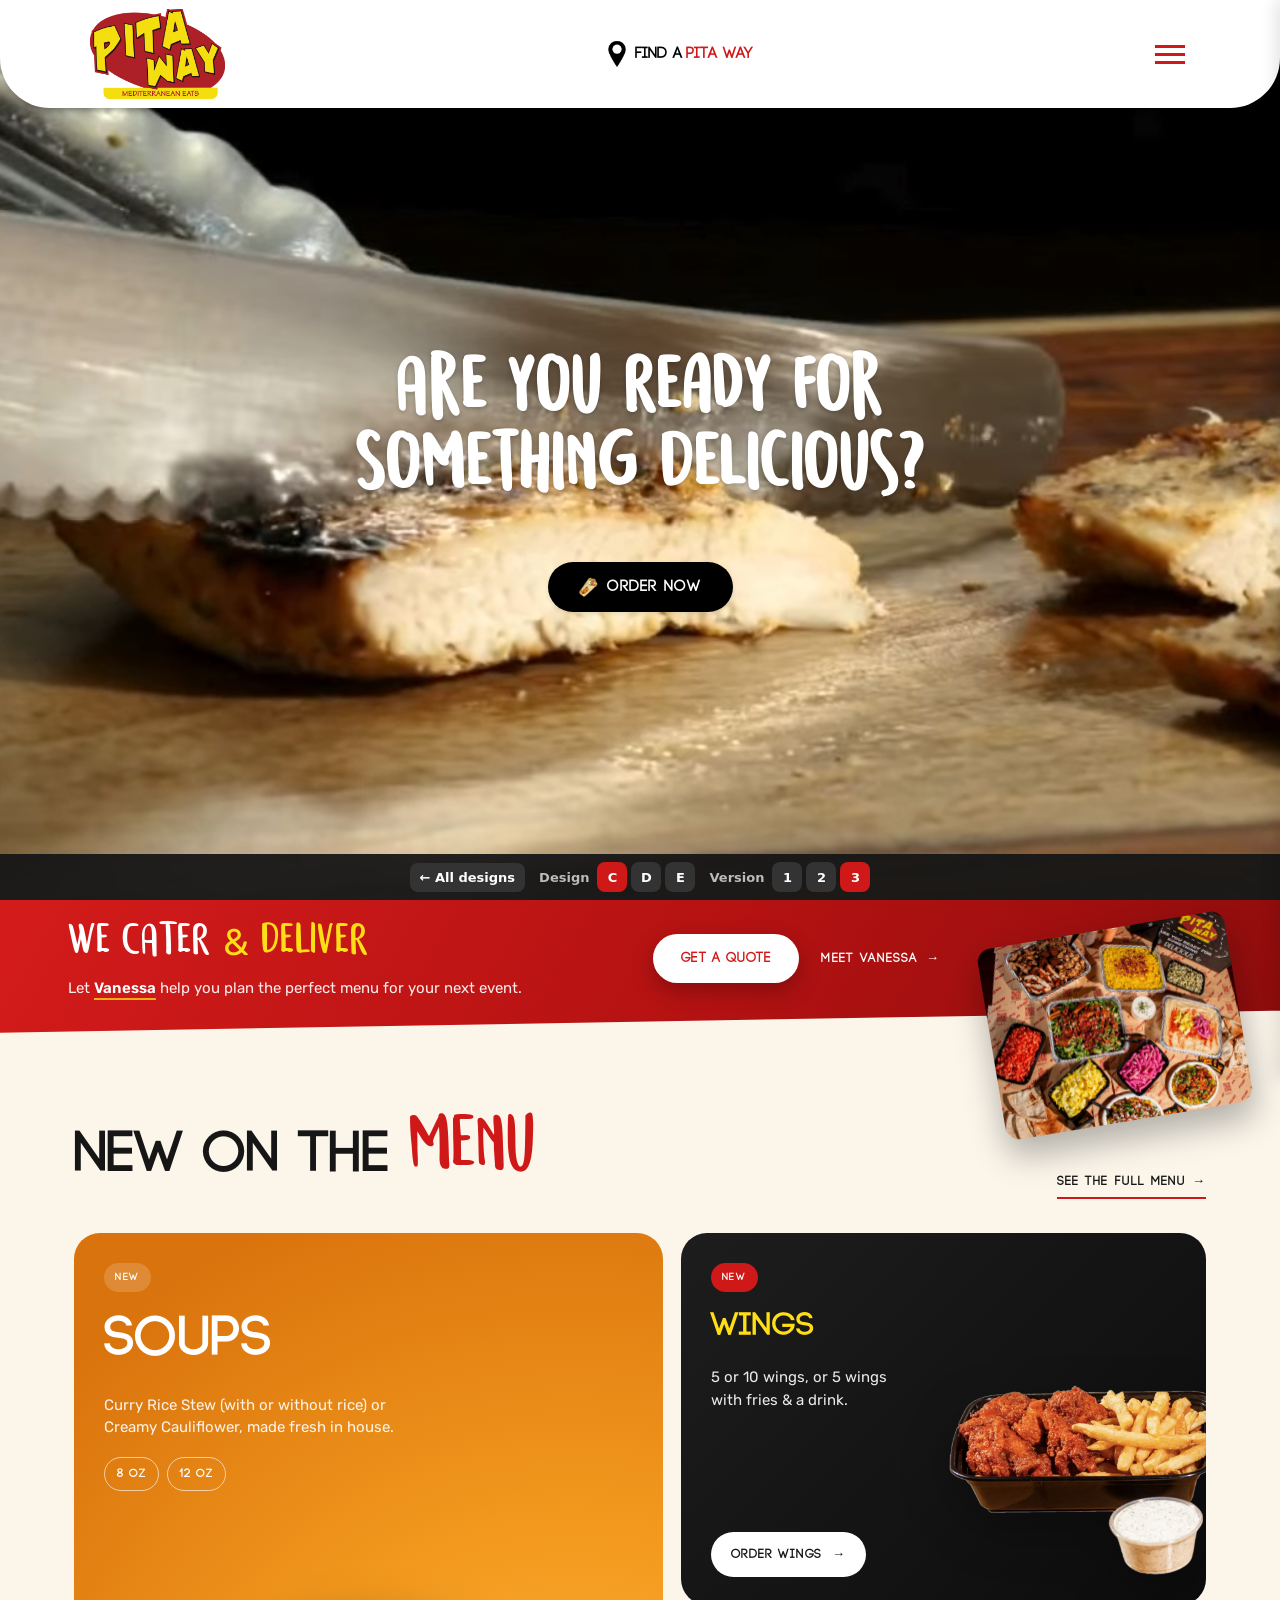
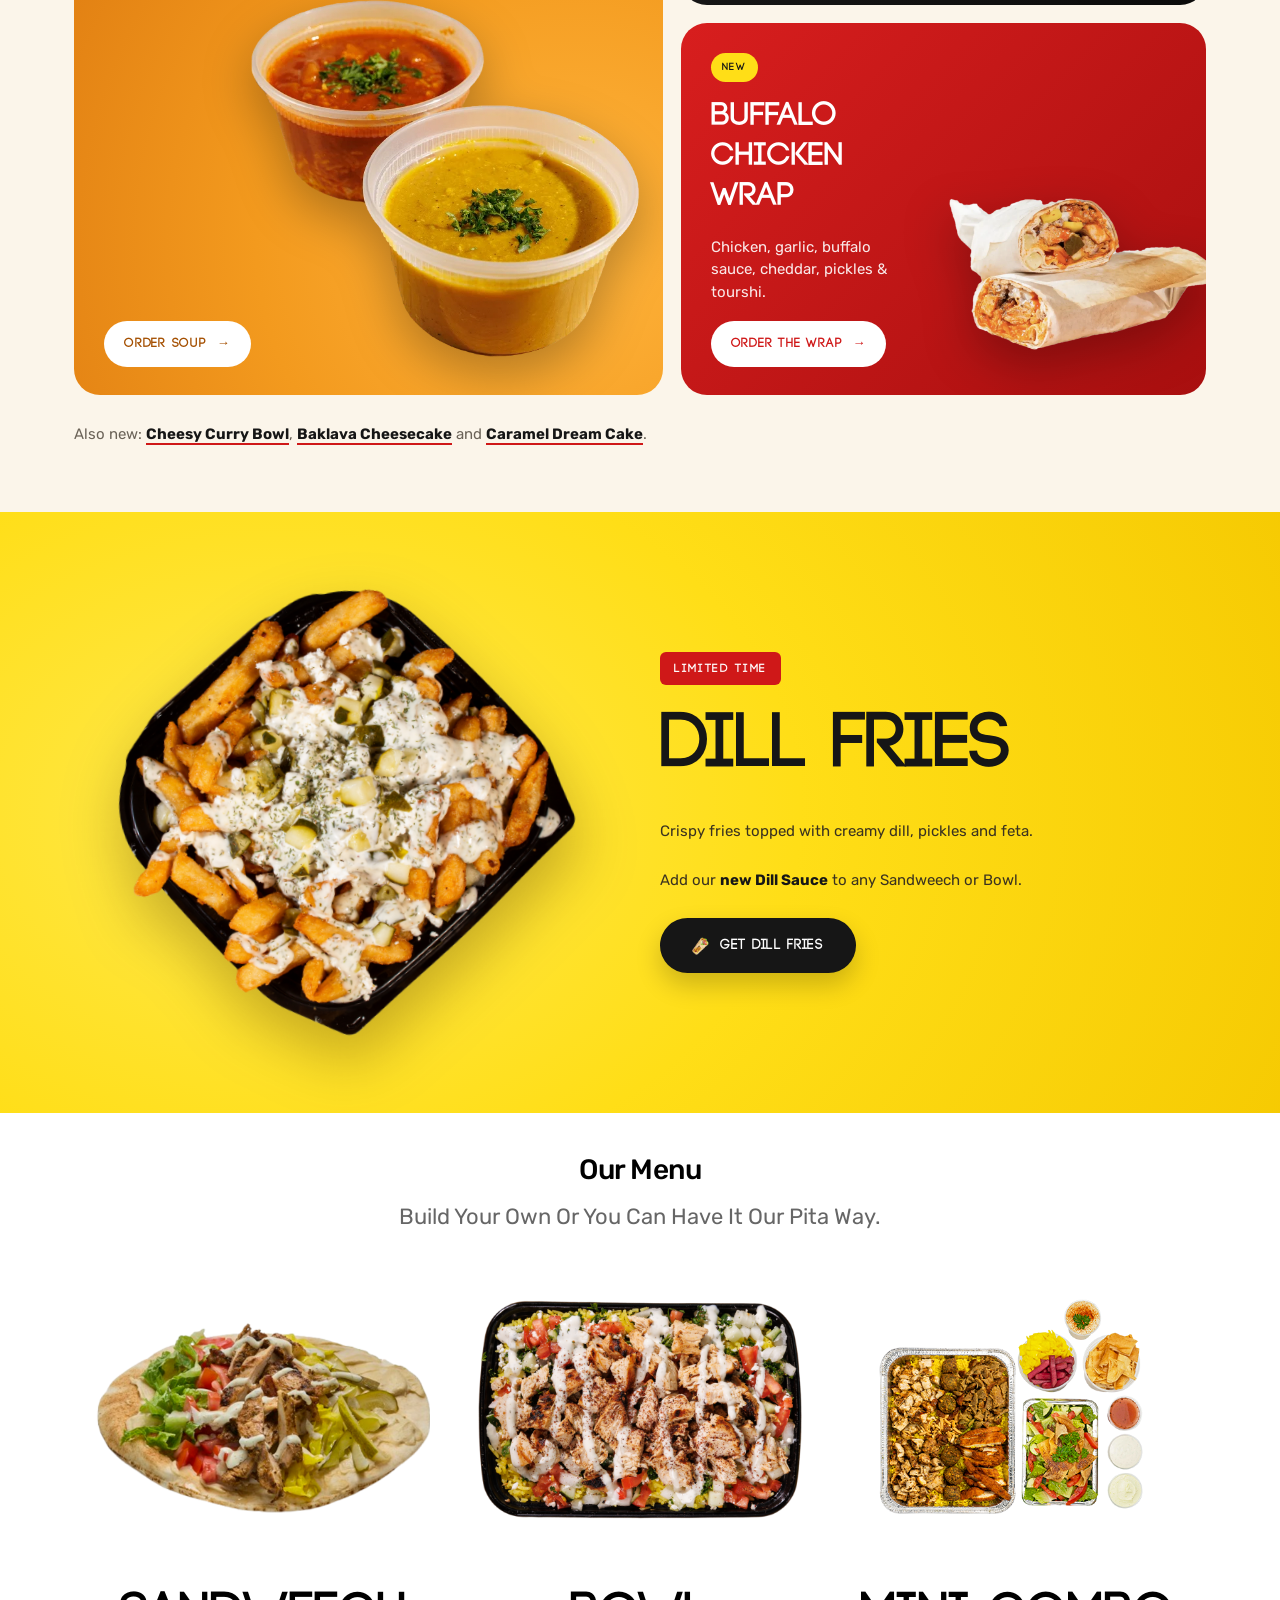
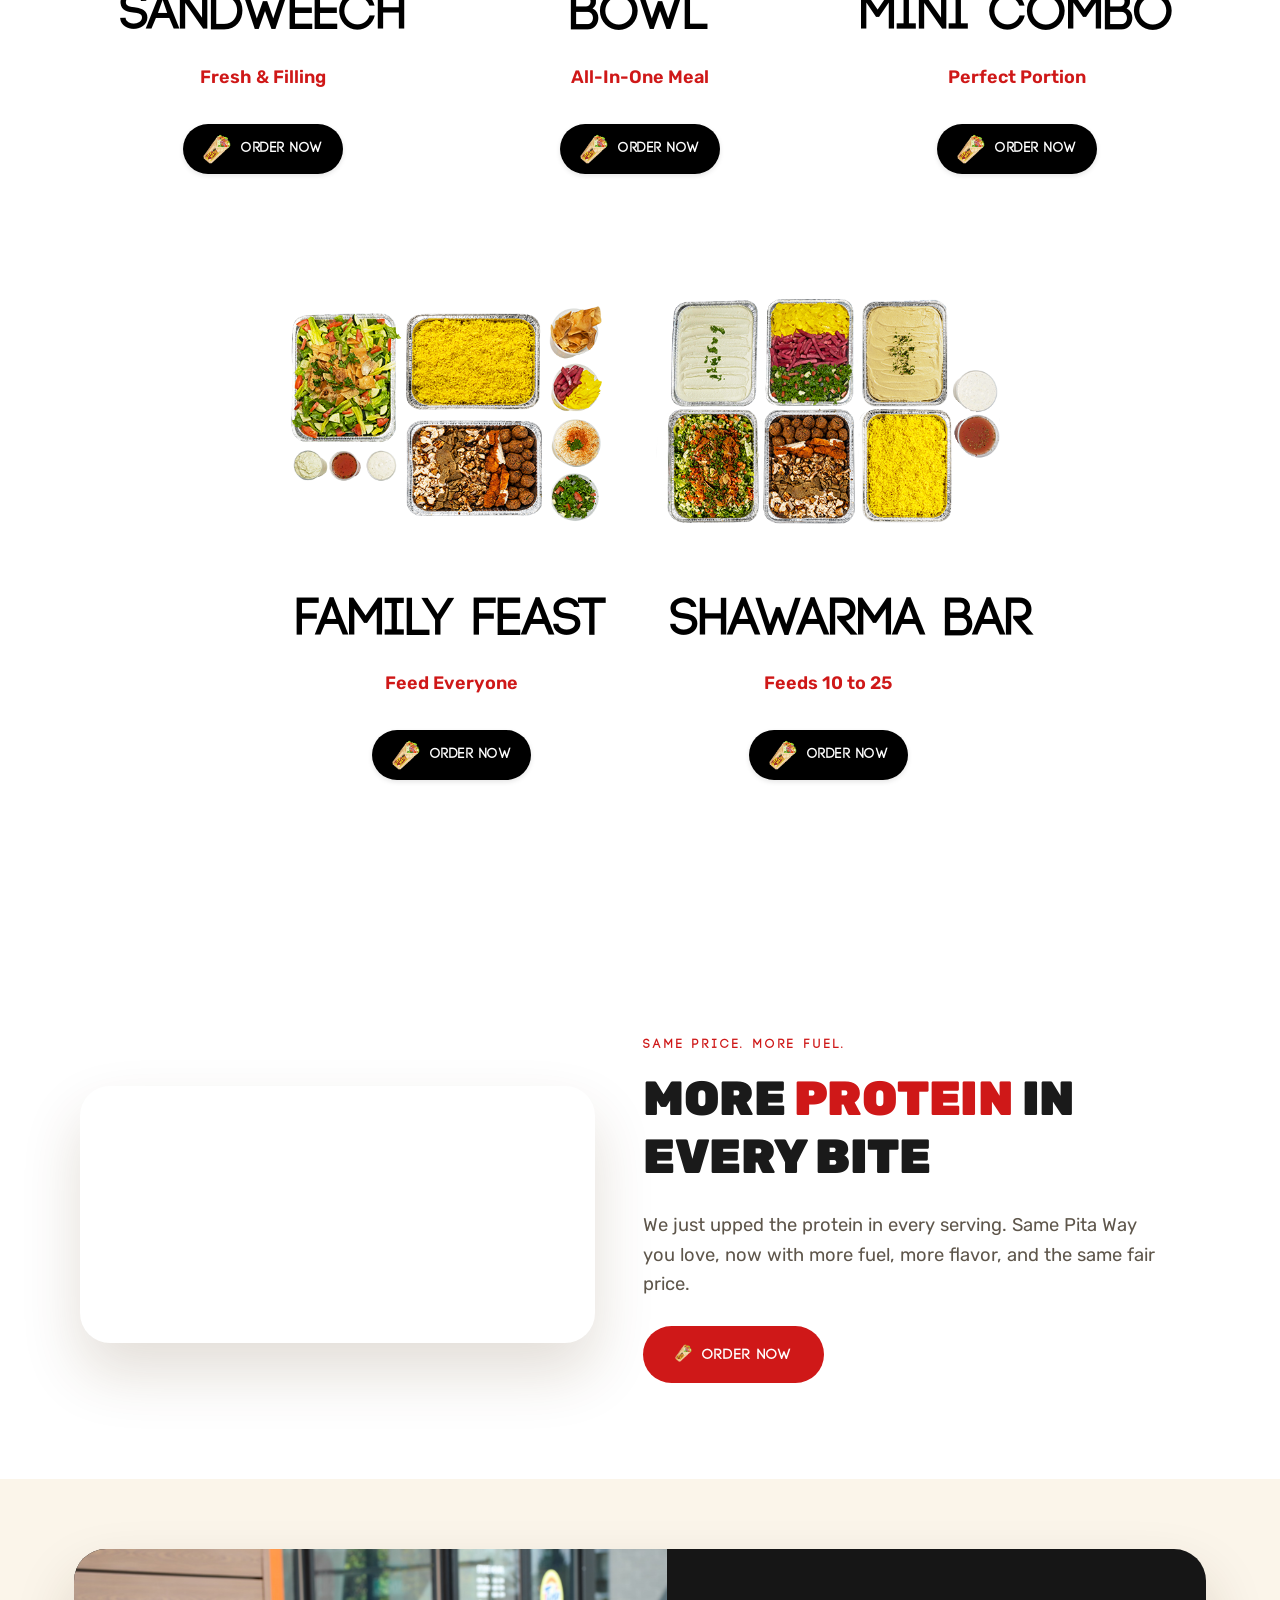
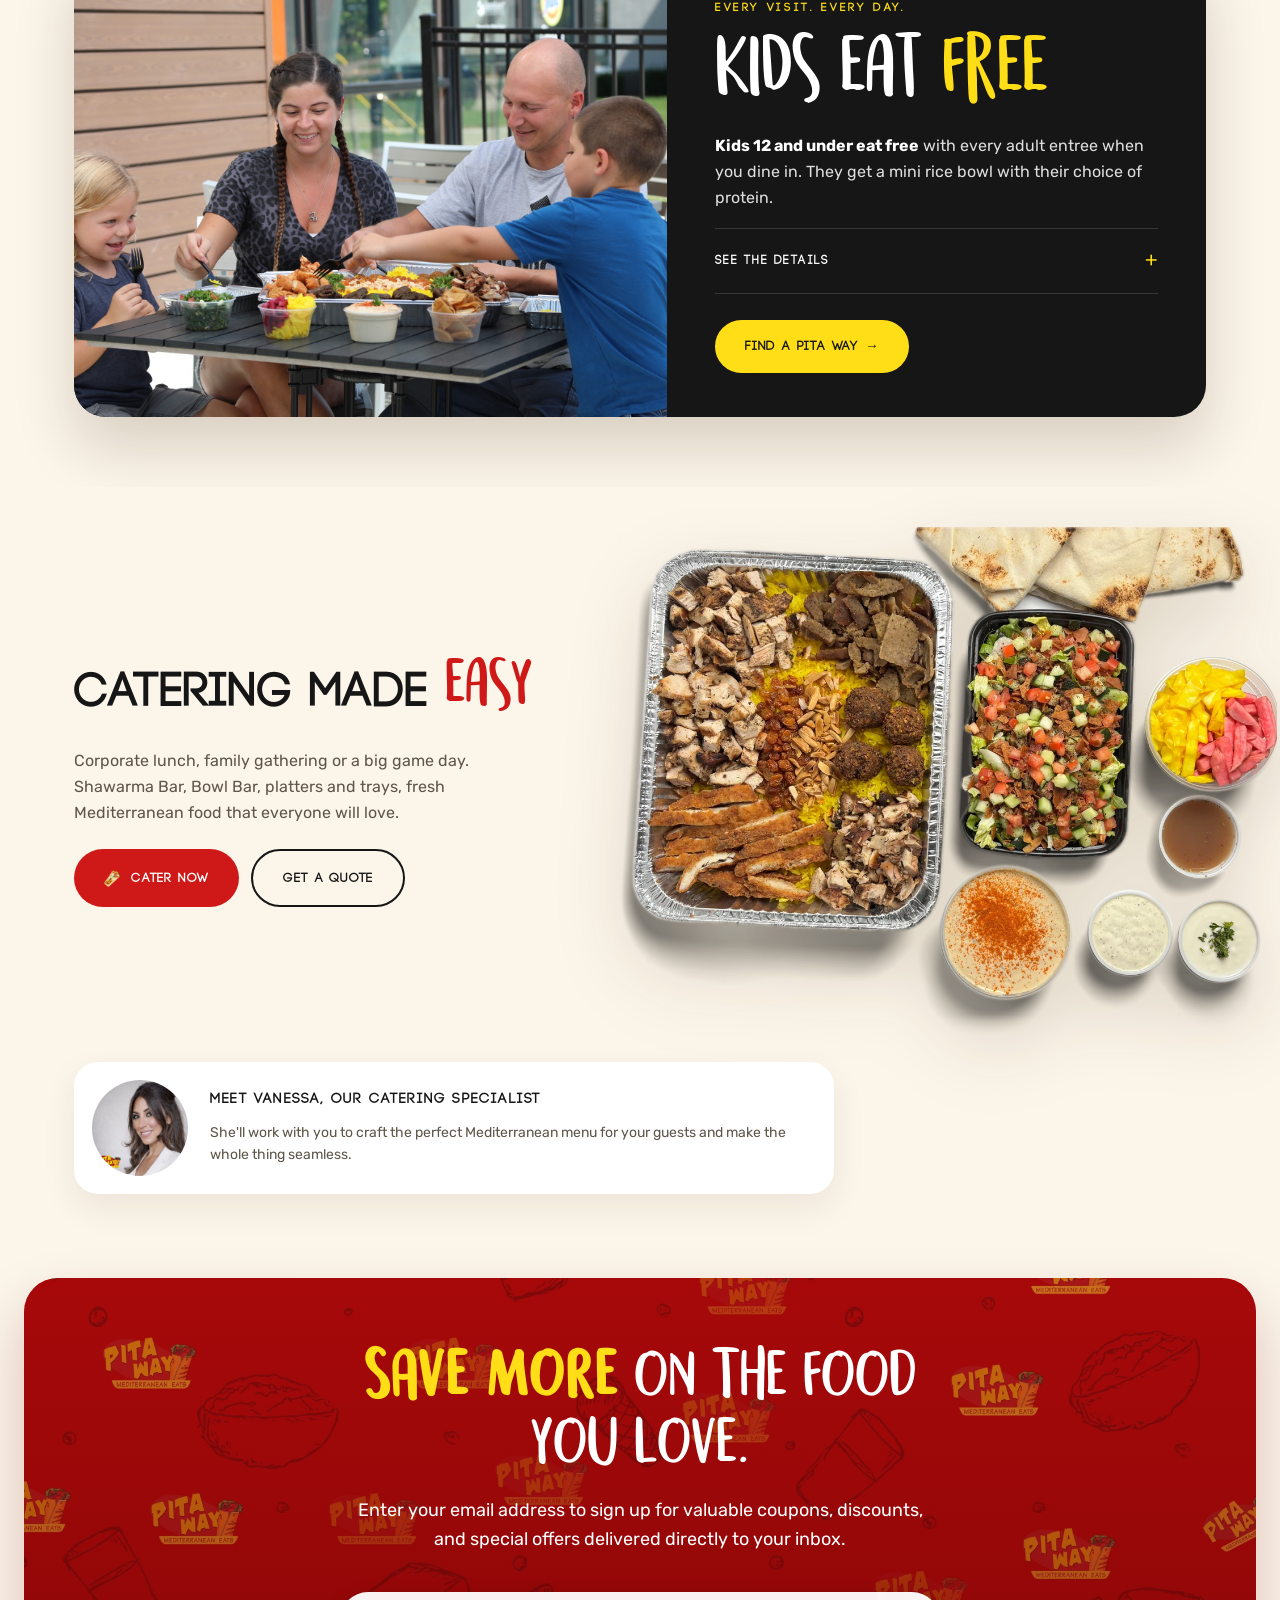
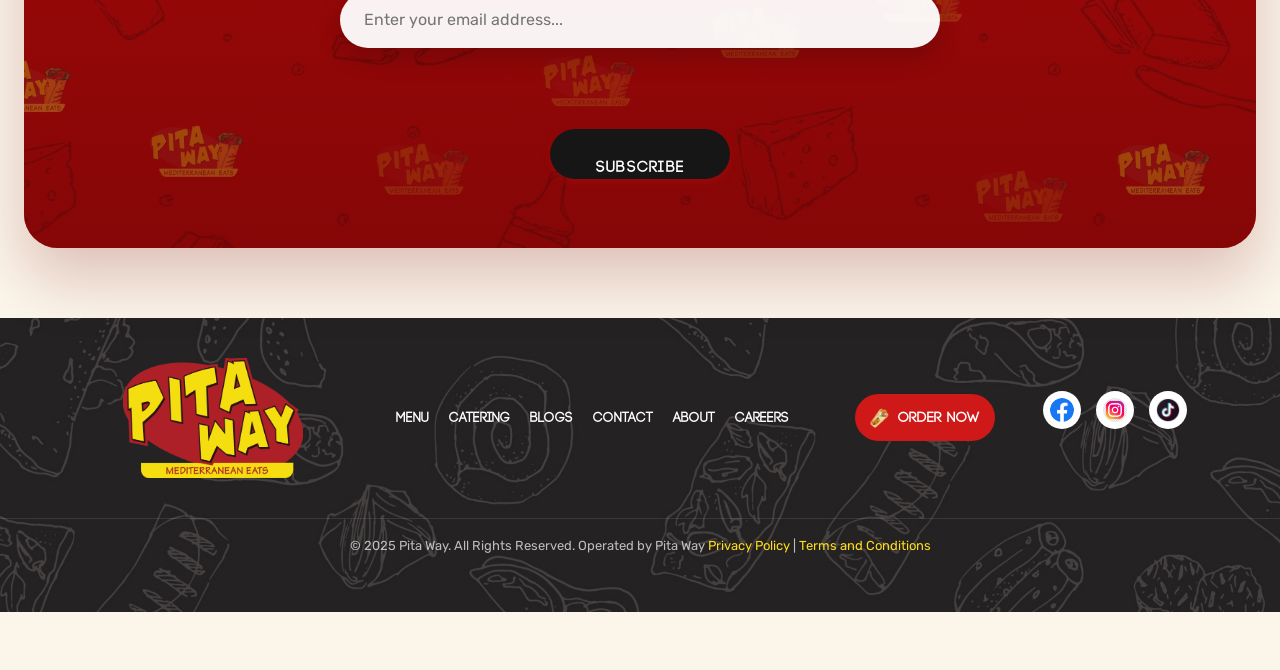
<file: c-warm-market-v3.html>
<!DOCTYPE html>
<html lang="en"><!-- Basic -->
<head>
<meta name="robots" content="noindex,nofollow">

	
    
    <!-- Google tag (gtag.js) -->

	<meta charset="utf-8">

    <meta http-equiv="X-UA-Compatible" content="IE=edge">   
   
    <!-- Mobile Metas -->
    <meta name="viewport" content="width=device-width, initial-scale=1, maximum-scale=1, user-scalable=no">
 
    <!-- Enhanced SEO Meta Tags -->
    <title>PREVIEW proto-c-v3</title>  
    <meta name="keywords" content="mediterranean food near me, halal restaurant, healthy fast food, fresh pita, catering near me, pita way, healthy fast casual food near me, mediterranean bowl, custom sandwiches, fresh mediterranean catering, halal food near me, middle eastern restaurant, healthy lunch options, fast casual dining, fresh ingredients">
    <meta name="description" content="Pita Way makes your sandweeches, bowls, and salads your way, right away – and we serve them up fresh, delicious, and fast.">
    <meta name="a
	thor" content="Pita Way">
    <meta name="robots" content="index, follow">
    <meta name="language" content="English">
    <meta name="geo.region" content="US-MI">
    <meta name="geo.placename" content="Michigan">

    <!-- Open Graph Meta Tags -->
    <meta property="og:site_name" content="Pita Way">
    <meta property="og:title" content="Pita Way Restaurant | Mediterranean Grill">
    <meta property="og:description" content="Pita Way makes your sandweeches, bowls, and salads your way, right away – and we serve them up fresh, delicious, and fast.">
    <meta property="og:type" content="restaurant">
    <meta property="og:url" content="https://pitaway.com">
    <meta property="og:image" content="https://pitaway.com/images/og-logo.png">
    <meta property="og:image:width" content="1200">
    <meta property="og:image:height" content="630">
    <meta property="og:locale" content="en_US">

    <!-- Twitter Card Meta Tags -->
    <meta name="twitter:card" content="summary_large_image">
    <meta name="twitter:site" content="@pitaway">
    <meta name="twitter:title" content="Pita Way Restaurant | Mediterranean Grill">
    <meta name="twitter:description" content="Pita Way makes your sandweeches, bowls, and salads your way, right away – and we serve them up fresh, delicious, and fast.">
    <meta name="twitter:image" content="https://pitaway.com/images/og-logo.png">

    <!-- Canonical URL -->
    <link rel="canonical" href="https://pitaway.com">

	<!-- Site Icons -->
    <!-- Favicon Implementation -->
    <link rel="icon" type="image/x-icon" href="favicon/favicon.ico">
    <link rel="icon" type="image/png" sizes="16x16" href="favicon/favicon-16x16.png">
    <link rel="icon" type="image/png" sizes="32x32" href="favicon/favicon-32x32.png">
    <link rel="icon" type="image/png" sizes="48x48" href="favicon/48x48.png">
    <link rel="icon" type="image/png" sizes="192x192" href="favicon/android-chrome-192x192.png">
    <link rel="icon" type="image/png" sizes="512x512" href="favicon/android-chrome-512x512.png">
    <link rel="apple-touch-icon" sizes="180x180" href="favicon/apple-touch-icon.png">
    <link rel="preconnect" href="https://fonts.googleapis.com">
    <link rel="preconnect" href="https://fonts.gstatic.com" crossorigin>  
    <!-- Bootstrap CSS -->
    <link rel="stylesheet" href="css/bootstrap.min.css">    
	<!-- Site CSS -->
    <link rel="stylesheet" href="css/style.css?v=20261003a">
    <link rel="stylesheet" href="css/animate.css">
    <link rel="stylesheet" href="css/font-awesome.min.css">
    <link rel="stylesheet" href="css/baguetteBox.min.css">
	<link rel="stylesheet" href="https://fonts.googleapis.com/css2?family=Rubik:wght@400;500;700;900&display=swap">
    <!-- Responsive CSS -->
    <link rel="stylesheet" href="css/responsive.css?v=20261003a">
    <!-- Custom CSS -->
    <link rel="stylesheet" href="css/custom.css?v=20261003a">

	<link rel="canonical" href="https://pitaway.com">

<link rel="sitemap" type="application/xml" href="https://pitaway.com/sitemap.xml">


<link rel="preload" href="css/style.css?v=20261003a" as="style">
<link rel="preload" href="images/logo.png?v=20261003a" as="image">
<style>
	/* Video Header Typography Fix with Fallbacks */
	.video-overlay h1 {
	  /* Primary font stack with fallbacks */
	  font-family: -apple-system, BlinkMacSystemFont, "Segoe UI", Roboto, "Helvetica Neue", Arial, sans-serif;
	  /* Fallback for older browsers */
	  font-family: system-ui, -apple-system, BlinkMacSystemFont, "Segoe UI", Roboto, "Helvetica Neue", Arial, sans-serif;
	  
	  /* Font weight with fallback */
	  font-weight: 800;
	  font-weight: 800; /* Explicitly set for better support */
	  
	  /* Size with responsive fallback */
	  font-size: 64px;
	  font-size: 4rem; /* Relative unit fallback */
	  
	  /* Color and styling */
	  color: #fff;
	  color: rgba(255, 255, 255, 1); /* RGBA fallback */
	  
	  /* Spacing */
	  margin-bottom: 20px;
	  margin-top: 0;
	  line-height: 1.1;
	  
	  /* Text effects with vendor prefixes */
	  text-shadow: 0 2px 4px rgba(0, 0, 0, 0.2);
	  letter-spacing: -0.03em;
	  
	  /* Rendering optimizations */
	  text-rendering: optimizeLegibility;
	  -webkit-font-smoothing: antialiased;
	  -moz-osx-font-smoothing: grayscale;
	  
	  /* Prevent text selection issues */
	  -webkit-user-select: none;
	  -moz-user-select: none;
	  -ms-user-select: none;
	  user-select: none;
	}
	
	/* Fallback for browsers that don't support system fonts */
	@supports not (font-family: system-ui) {
	  .video-overlay h1 {
		font-family: -apple-system, BlinkMacSystemFont, "Segoe UI", Roboto, Arial, sans-serif;
	  }
	}
	
	/* Additional fallback for very old browsers */
	.video-overlay h1 strong {
	  font-weight: 800;
	  font-weight: inherit; /* Use parent's font-weight */
	}
	
	/* Mobile responsive adjustments */
	@media screen and (max-width: 768px) {
	  .video-overlay h1 {
		font-size: 48px;
		font-size: 3rem;
		letter-spacing: -0.02em;
	  }
	}
	
	@media screen and (max-width: 480px) {
	  .video-overlay h1 {
		font-size: 36px;
		font-size: 2.25rem;
		letter-spacing: -0.01em;
		line-height: 1.2;
	  }
	}
	
	/* High contrast mode support */
	@media (prefers-contrast: high) {
	  .video-overlay h1 {
		text-shadow: 0 2px 6px rgba(0, 0, 0, 0.4);
	  }
	}
	
	/* Reduced motion support */
	@media (prefers-reduced-motion: reduce) {
	  .video-overlay h1 {
		/* Remove any animations if present */
		animation: none !important;
		transition: none !important;
	  }
	}
	
	/* Print styles */
	@media print {
	  .video-overlay h1 {
		color: #000;
		text-shadow: none;
	  }
	}
	
	/* Brevo form minimal styles */
	.sib-form {
	  background: transparent !important;
	  border: none !important;
	  max-width: none !important;
	}
	#sib-container {
	  background: transparent !important;
	  border: none !important;
	  max-width: none !important;
	}
	.sib-form-message-panel {
	  margin: 0 auto 20px !important;
	  max-width: 500px !important;
	  color: #fff !important;
	}
	.sib-form-message-panel__inner-text {
	  color: #fff !important;
	}
	/* Hide loader icon if present */
	.sib-hide-loader-icon {
	  display: none !important;
	}
	/* Center the reCAPTCHA */
	.g-recaptcha {
	  display: inline-block !important;
	}

	/* === Brand Fonts === */
	/* Semringah — display script for hero + descriptive copy */
	@font-face {
	  font-family: 'Semringah';
	  src: url('fonts/Semringah.ttf') format('truetype');
	  font-weight: normal;
	  font-style: normal;
	  font-display: swap;
	}
	/* Code Bold — primary bold headings */
	@font-face {
	  font-family: 'Code Bold';
	  src: url('fonts/cbold.otf') format('opentype');
	  font-weight: bold;
	  font-style: normal;
	  font-display: swap;
	}

	/* Semringah: big display headings (hero + section titles) */
	.video-overlay h1 {
	  font-family: 'Semringah', -apple-system, BlinkMacSystemFont, "Segoe UI", Roboto, "Helvetica Neue", Arial, sans-serif !important;
	  letter-spacing: 0.04em;
	}
	.protein-promo-title,
	.heading-title h2,
	.gsb-feature__title,
	.catering-banner-text h3,
	.about-section-box h1,
	.kids-banner-content h2,
	.qt-box .lead strong,
	.qt-box .highlight {
	  font-family: 'Semringah', 'Rubik', sans-serif !important;
	  letter-spacing: 0.04em !important;
	}

	/* Rubik for descriptive/lead copy — more legible */
	.protein-promo-sub,
	.gsb-feature__lead,
	.catering-banner-text p,
	.our-team .team-content .post,
	.about-section-box p,
	.qt-box p {
	  font-family: 'Rubik', sans-serif !important;
	  letter-spacing: normal !important;
	}

	/* Code Bold: smaller eyebrows/sub-headings + button labels + nav */
	.our-team .team-content .title,
	.gsb-feature__eyebrow,
	.catering-banner-btn,
	.about-section-box h4,
	.kids-banner-tagline,
	.menu-order-btn,
	.btn-outline-new-white,
	.footer-order-btn,
	.footer-nav a,
	.order-now-btn .nav-link,
	.find-location-btn .pita-text,
	.find-location-btn .find-text,
	.navbar-nav .nav-link {
	  font-family: 'Code Bold', 'Rubik', Impact, "Arial Black", sans-serif;
	  font-weight: bold;
	}

	</style>
	
	<meta name="google-site-verification" content="F0Gl7q_VxexggoLAYaUr-yNTG2GsaGG8ayMvm2vGKQY" />
<style>
  /* "Our Menu" section: seamless white to match sections above */
  .stuff-box { background-image: none !important; background-color: #fff !important; }
  .stuff-box:before { display: none !important; content: none !important; }

  /* Match the clean "They're Back, And There's More" typeface (Rubik) on the
     protein band + home "Our Menu" titles instead of the Semringah script font */
  .protein-promo-title { font-family: 'Rubik', sans-serif !important; letter-spacing: -0.5px !important; }
  .stuff-box .heading-title h2 { font-family: 'Rubik', sans-serif !important; letter-spacing: -0.5px !important; }
  .stuff-box .heading-title p { font-family: 'Rubik', sans-serif !important; }
</style>
</head>

<body>
	

<!-- Start header -->
<header class="top-navbar">
	<nav class="navbar navbar-expand-lg navbar-light bg-light">
	<div class="container">
		<a class="navbar-brand" href="/">
			<img src="images/logo.png?v=20261003a" alt="Pita Way Logo" />
			</a>
	
	<!-- Find a Pita Way Button - Mobile Only -->
	<div class="find-location-btn d-lg-none">
	  <a class="nav-link" href="https://onlineorders.pitaway.com">
		<img loading="lazy" src="images/location-icon.png" alt="Location">
		<span class="find-text">FIND A</span>
		<span class="pita-text">PITA WAY</span>
	  </a>
	</div>
	
	<button class="navbar-toggler" type="button" data-toggle="collapse" data-target="#navbars-rs-food" aria-controls="navbars-rs-food" aria-expanded="false" aria-label="Toggle navigation">
	<span class="navbar-toggler-icon"></span>
	</button>
	<div class="collapse navbar-collapse" id="navbars-rs-food">
	<ul class="navbar-nav ml-auto">
		<li class="nav-item"><a class="nav-link" href="/menu">Menu</a></li>
		<li class="nav-item"><a class="nav-link" href="/catering">Catering</a></li>
		<li class="nav-item"><a class="nav-link" href="/locations">Locations</a></li>
		<li class="nav-item"><a class="nav-link" href="/specials">Specials</a></li>
		<li class="nav-item"><a class="nav-link" href="/careers">Careers</a></li>
		<li class="nav-item"><a class="nav-link" href="/about">About</a></li>
		<li class="nav-item"><a class="nav-link" href="/giftcards">Gift Cards</a></li>
		<li class="nav-item"><a class="nav-link" href="/contact">Contact</a></li>
	<li class="order-now-btn">
	<a class="nav-link" href="https://onlineorders.pitaway.com">
	<img loading="lazy" src="images/WebiconPNG.png" alt="Order">Order Now</span>
	</a>
	</li>
	</ul>
	</div>
	</div>
	</nav>
	</header>
   <!-- End header -->
	
 
 
   <!-- Start Video Header -->
<div class="video-header">
	<video autoplay muted loop playsinline preload="metadata" poster="images/video-poster.webp">
		<source src="images/Pitawayheader.mp4" type="video/mp4">
		<source src="images/Pitawayheader.webm" type="video/webm">

	  </video>
	<div class="video-overlay">
	<div class="container">
	<div class="row">
	<div class="col-md-12 text-center">
		<h1 class="m-b-20">Are You Ready For <br>Something Delicious?</h1>
	<p><a class="btn btn-lg btn-circle btn-outline-new-white" href="https://onlineorders.pitaway.com">
	<img loading="lazy" src="images/WebiconPNG.png" alt="Order">ORDER NOW
	</a></p>
	</div>
	</div>
	</div>
	</div>
   </div>
   <!-- End Video Header -->

   <!-- Catering Banner -->
   <style>
     /* ===== Catering band: slim strip, angled red edge, one hero tray flowing onto the white ===== */
     .catering-banner.cb2 { background: #fff; padding: 0; overflow: visible; overflow-x: clip; z-index: 2; position: relative; --cut: 22px; margin-bottom: 20px; }
     .catering-banner.cb2::before {
       content: ""; position: absolute; inset: 0; width: auto; height: auto; top: 0; right: 0; border-radius: 0;
       background:
         linear-gradient(120deg, #d41b1b 0%, #b51212 55%, #8f0c0c 100%);
       clip-path: polygon(0 0, 100% 0, 100% calc(100% - var(--cut)), 0 100%);
     }
     .cb2 .cb2-wrap { position: relative; z-index: 2; max-width: 1200px; margin: 0 auto; padding: 18px 290px calc(18px + var(--cut) * 0.7) 28px; display: flex; align-items: center; justify-content: space-between; gap: 36px; }
     .cb2 .catering-banner-text { flex: 0 1 auto; color: #fff; }
     .cb2 .cb2-eyebrow { display: none; align-items: center; gap: 10px; font-family: 'Code Bold','Rubik',sans-serif; font-size: 11px; letter-spacing: .22em; text-transform: uppercase; color: #ffde17; margin-bottom: 8px; }
     .cb2 .cb2-eyebrow::before { content: ""; width: 26px; height: 2px; background: #ffde17; display: inline-block; }
     .cb2 .catering-banner-text h3 { font-size: clamp(30px, 2.9vw, 38px); line-height: 1; margin: 0 0 5px; color: #fff; letter-spacing: .02em !important; text-transform: uppercase; font-weight: 400; white-space: nowrap; }
     .cb2 .catering-banner-text h3 span { color: #ffde17; }
     .cb2 .catering-banner-text p { font-size: 15px; line-height: 1.45; color: rgba(255,255,255,.92); margin: 0; }
     .cb2 .catering-banner-text p a { color: #fff; font-weight: 600; text-decoration: none; border-bottom: 2px solid rgba(255,222,23,.75); padding-bottom: 1px; transition: border-color .2s ease, color .2s ease; }
     .cb2 .catering-banner-text p a:hover { color: #ffde17; border-color: #ffde17; }
     .cb2 .cb2-actions { display: flex; align-items: center; gap: 22px; flex: none; }
     .cb2 .catering-banner-btn { padding: 12px 28px; font-size: 14px; box-shadow: 0 8px 22px rgba(0,0,0,.26); white-space: nowrap; }
     .cb2 .cb2-link { font-family: 'Code Bold','Rubik',sans-serif; font-size: 13px; letter-spacing: .08em; text-transform: uppercase; color: #fff; text-decoration: none; display: inline-flex; align-items: center; gap: 8px; white-space: nowrap; }
     .cb2 .cb2-link i { display: inline-block; font-style: normal; transition: transform .25s ease; }
     .cb2 .cb2-link:hover { color: #ffde17; text-decoration: none; }
     .cb2 .cb2-link:hover i { transform: translateX(5px); }

     /* hero tray */
     .cb2 .cb2-tray { position: absolute; z-index: 3; right: max(10px, calc(50% - 600px)); bottom: -70px; width: 236px; pointer-events: none;
       transform: translate3d(calc(var(--tray-in, 0) * 1px), calc(var(--tray-y, 0) * 1px), 0) rotate(calc(-8deg + var(--tray-r, 0) * 1deg)); will-change: transform; }
     .cb2 .cb2-tray img { width: 100%; height: auto; display: block; }

     /* reveal (only when the script is running, so content can never stay hidden) */
     .cb2.cb2-js .cb2-rise { opacity: 0; transform: translateY(14px); transition: opacity .6s ease, transform .6s cubic-bezier(.2,.7,.2,1); }
     .cb2.cb2-js.is-in .cb2-rise { opacity: 1; transform: none; }
     .cb2.cb2-js.is-in .cb2-rise:nth-child(2) { transition-delay: .07s; }
     .cb2.cb2-js.is-in .cb2-rise:nth-child(3) { transition-delay: .14s; }
     .cb2.cb2-js.is-in .cb2-actions.cb2-rise { transition-delay: .2s; }
     .cb2.cb2-js .cb2-tray { opacity: 0; transition: opacity .6s ease; }
     .cb2.cb2-js.is-in .cb2-tray { opacity: 1; }
     @media (prefers-reduced-motion: reduce) { .cb2 .cb2-rise, .cb2 .cb2-tray { opacity: 1 !important; transition: none; } .cb2 .cb2-rise { transform: none; } }
     #catering-specialist { scroll-margin-top: 120px; }

     @media (max-width: 1199px) {
       .cb2 .cb2-wrap { padding-right: 250px; gap: 24px; }
       .cb2 .cb2-tray { width: 220px; right: 6px; bottom: -64px; }
       .cb2 .cb2-link { display: none; }
     }
     @media (max-width: 991px) {
       .cb2 .cb2-wrap { padding-right: 200px; }
       .cb2 .catering-banner-text h3 { font-size: 28px; }
       .cb2 .catering-banner-text p { font-size: 14px; }
       .cb2 .cb2-tray { width: 190px; right: -4px; bottom: -52px; }
     }
     /* Phones keep the earlier strip exactly as it was (block below); the redesigned band is desktop + tablet only */
     @media (max-width: 768px) { .catering-banner.cb2 { display: none; } }
     @media (min-width: 769px) { .catering-banner.cb-phone { display: none; } }
     .catering-banner.cb-phone {
       overflow: visible; z-index: 2;
       background:
         radial-gradient(circle at calc(110% - 200px) calc(-50% + 200px), rgba(255,255,255,0.05) 0, rgba(255,255,255,0.05) 200px, transparent 201px),
         linear-gradient(135deg, #CF1818 0%, #a81414 100%);
       padding: 24px 0 124px; margin-bottom: 40px;
     }
     .catering-banner.cb-phone::before { display: none; }
     .catering-banner.cb-phone .banner-food-left {
       opacity: 1; top: auto; left: 50%; bottom: -84px;
       filter: none;
       transform: translateX(-50%) rotate(-7deg);
       animation: cateringTrayFloat 7s ease-in-out infinite;
     }
     .catering-banner.cb-phone .banner-food-left img { width: 290px; max-width: 78vw; height: auto; display: block; }
     @keyframes cateringTrayFloat {
       0%, 100% { transform: translateX(-50%) translateY(0) rotate(-7deg); }
       50% { transform: translateX(-50%) translateY(-7px) rotate(-5.5deg); }
     }
     @media (prefers-reduced-motion: reduce) { .catering-banner.cb-phone .banner-food-left { animation: none !important; } }
   </style>
   <div class="catering-banner cb2" id="catering-band">
	   <div class="cb2-tray" aria-hidden="true">
		   <img loading="lazy" src="backgrounds/catering-overhead.webp?v=20261123b" width="1000" height="773" alt="Pita Way Shawarma and Bowl Bar catering" class="cb-photo">
	   </div>
	   <div class="cb2-wrap">
		   <div class="catering-banner-text">
			   <span class="cb2-eyebrow cb2-rise">Pita Way Catering</span>
			   <h3 class="cb2-rise">We cater <span>&amp; deliver</span></h3>
			   <p class="cb2-rise">Let <a href="#catering-specialist">Vanessa</a> help you plan the perfect menu for your next event.</p>
		   </div>
		   <div class="cb2-actions cb2-rise">
			   <a href="catering.html" class="catering-banner-btn">Get a Quote</a>
			   <a href="#catering-specialist" class="cb2-link">Meet Vanessa <i>&rarr;</i></a>
		   </div>
	   </div>
   </div>
   <script>
   (function () {
     var band = document.getElementById('catering-band'); if (!band) return;
     band.classList.add('cb2-js');
     var reduce = window.matchMedia && window.matchMedia('(prefers-reduced-motion: reduce)').matches;
     if (reduce || !('IntersectionObserver' in window)) { band.classList.add('is-in'); return; }
     var tray = band.querySelector('.cb2-tray'), ticking = false, active = false;
     function frame() {
       ticking = false;
       var r = band.getBoundingClientRect(), vh = window.innerHeight || 800;
       // p: 0 when the band enters from the bottom, 1 when it leaves through the top
       var p = Math.min(1, Math.max(0, (vh - r.top) / (vh + r.height)));
       var enter = Math.min(1, p / 0.42), ease = 1 - Math.pow(1 - enter, 3);
       tray.style.setProperty('--tray-in', ((1 - ease) * 70).toFixed(1));
       tray.style.setProperty('--tray-r', ((1 - ease) * 6 + (p - 0.5) * -3).toFixed(2));
       tray.style.setProperty('--tray-y', ((0.5 - p) * 12).toFixed(1));
     }
     function onScroll() { if (active && !ticking) { ticking = true; requestAnimationFrame(frame); } }
     new IntersectionObserver(function (es) {
       es.forEach(function (e) { active = e.isIntersecting; if (active) { band.classList.add('is-in'); frame(); } });
     }, { rootMargin: '0px 0px -8% 0px' }).observe(band);
     band.querySelectorAll('a[href="#catering-specialist"]').forEach(function (a) {
       a.addEventListener('click', function (ev) {
         var t = document.getElementById('catering-specialist'); if (!t) return;
         ev.preventDefault(); t.scrollIntoView({ behavior: 'smooth', block: 'start' });
       });
     });
     window.addEventListener('scroll', onScroll, { passive: true });
     window.addEventListener('resize', onScroll, { passive: true });
   })();
   </script>
   <!-- Catering strip, phone version (unchanged earlier design) -->
   <div class="catering-banner cb-phone">
	   <div class="banner-food-decor banner-food-left">
		   <img loading="lazy" src="backgrounds/catering-overhead.webp?v=20261123b" width="1000" height="773" alt="Pita Way Shawarma and Bowl Bar catering" class="cb-photo">
	   </div>
	   <div class="container">
		   <div class="catering-banner-content">
			   <div class="catering-banner-text">
				   <h3>We cater and deliver!</h3>
				   <p>Let Vanessa help you plan the perfect menu for your next event</p>
			   </div>
			   <div class="catering-banner-cta">
				   <a href="catering.html" class="catering-banner-btn">Get a Quote</a>
			   </div>
		   </div>
	   </div>
   </div>
   <!-- End Catering Banner -->

   <!-- === New Additions Feature === -->
<!-- Prototype C: bento "New at Pita Way" (Soups / Wings / Wrap) + full-bleed Dill Fries band -->
<style>
  .nwa { --cream:#fbf5ea; --ink:#161616; --red:#cf1818; --yellow:#ffde17; --saffron:#f39a1e;
    background:var(--cream); padding:76px 0 64px; position:relative; overflow:hidden; }
  .nwa__in { max-width:1180px; margin:0 auto; padding:0 24px; }
  .nwa__head { display:flex; align-items:flex-end; justify-content:space-between; gap:24px; margin-bottom:34px; }
  .nwa__eyebrow { display:inline-flex; align-items:center; gap:10px; font-family:'Code Bold','Rubik',sans-serif; font-size:12px; letter-spacing:.22em; text-transform:uppercase; color:var(--red); margin-bottom:12px; }
  .nwa__eyebrow::before { content:""; width:28px; height:2px; background:currentColor; }
  .nwa__title { font-family:'Code Bold','Rubik',sans-serif; font-size:clamp(34px,4.6vw,58px); line-height:.98; letter-spacing:-.01em; text-transform:uppercase; color:var(--ink); margin:0; }
  .nwa__title em { font-family:'Semringah',cursive; font-style:normal; text-transform:none; color:var(--red); font-size:1.12em; letter-spacing:0; }
  .nwa__all { flex:none; font-family:'Code Bold','Rubik',sans-serif; font-size:13px; letter-spacing:.08em; text-transform:uppercase; color:var(--ink); text-decoration:none; border-bottom:2px solid var(--red); padding-bottom:4px; }
  .nwa__all:hover { color:var(--red); text-decoration:none; }

  .nwa__grid { display:grid; grid-template-columns:1.12fr 1fr; grid-template-rows:1fr 1fr; gap:18px; }
  .nwt { position:relative; border-radius:26px; overflow:hidden; display:flex; color:#fff; isolation:isolate; min-height:250px; text-decoration:none; }
  .nwt:hover { text-decoration:none; color:#fff; }
  .nwt__copy { position:relative; z-index:2; padding:30px 30px 28px; display:flex; flex-direction:column; align-items:flex-start; max-width:58%; }
  .nwt__tag { font-family:'Code Bold','Rubik',sans-serif; font-size:10.5px; letter-spacing:.16em; text-transform:uppercase; padding:5px 11px; border-radius:999px; background:rgba(255,255,255,.16); margin-bottom:14px; }
  .nwt__name { font-family:'Code Bold','Rubik',sans-serif; font-size:clamp(26px,2.6vw,34px); line-height:1; text-transform:uppercase; margin:0 0 10px; color:inherit; }
  .nwt__desc { font-size:15px; line-height:1.5; margin:0 0 18px; opacity:.9; }
  .nwt__cta { margin-top:auto; display:inline-flex; align-items:center; gap:10px; font-family:'Code Bold','Rubik',sans-serif; font-size:13px; letter-spacing:.06em; text-transform:uppercase; padding:11px 20px; border-radius:999px; background:#fff; color:var(--ink); transition:transform .25s ease, box-shadow .25s ease; }
  .nwt__cta i { font-style:normal; transition:transform .25s ease; }
  .nwt:hover .nwt__cta { transform:translateY(-2px); box-shadow:0 10px 22px rgba(0,0,0,.18); }
  .nwt:hover .nwt__cta i { transform:translateX(4px); }
  .nwt__img { position:absolute; z-index:1; pointer-events:none; transition:transform .6s cubic-bezier(.2,.7,.2,1); filter:drop-shadow(0 18px 24px rgba(0,0,0,.28)); }
  .nwt:hover .nwt__img { transform:scale(1.04) rotate(-1deg); }

  /* Soups: tall saffron tile */
  .nwt--soup { grid-row:1 / span 2; background:radial-gradient(120% 90% at 85% 80%, #ffb43c 0%, var(--saffron) 45%, #d9730d 100%); min-height:540px; }
  .nwt--soup .nwt__copy { max-width:62%; }
  .nwt--soup .nwt__name { font-size:clamp(40px,4.4vw,60px); }
  .nwt--soup .nwt__name span { display:block; font-family:'Semringah',cursive; text-transform:none; font-size:.62em; color:var(--yellow); margin-bottom:4px; }
  .nwt--soup .nwt__cta { color:#a44f00; }
  .nwt--soup .nwt__img { width:min(66%,400px); right:4%; bottom:5%; }
  .nwt__sizes { display:flex; gap:8px; margin:0 0 20px; }
  .nwt__sizes b { font-family:'Code Bold','Rubik',sans-serif; font-weight:400; font-size:12px; letter-spacing:.08em; border:1.5px solid rgba(255,255,255,.6); border-radius:999px; padding:5px 12px; }

  /* Wings: black tile, yellow headline */
  .nwt--wings { background:linear-gradient(135deg,#1d1d1d 0%,#0c0c0c 100%); }
  .nwt--wings .nwt__name { color:var(--yellow); }
  .nwt--wings .nwt__tag { background:var(--red); }
  .nwt--wings .nwt__copy, .nwt--wrap .nwt__copy { max-width:47%; }
  .nwt--wings .nwt__img { width:min(52%,300px); right:-3%; bottom:8%; }

  /* Wrap: red tile */
  .nwt--wrap { background:linear-gradient(135deg,#d81e1e 0%,#a80f0f 100%); }
  .nwt--wrap .nwt__tag { background:var(--yellow); color:var(--ink); }
  .nwt--wrap .nwt__cta { color:var(--red); }
  .nwt--wrap .nwt__img { width:min(52%,300px); right:-3%; bottom:12%; }

  .nwa__also { margin:26px 0 0; font-size:15px; color:#6b6358; }
  .nwa__also a { color:var(--ink); font-weight:700; text-decoration:none; border-bottom:2px solid var(--red); }
  .nwa__also a:hover { color:var(--red); text-decoration:none; }

  /* ---- Dill Fries band (brand yellow) ---- */
  .dla { background:radial-gradient(90% 140% at 22% 50%, #ffe94d 0%, #ffde17 45%, #f5c800 100%); color:#161616; position:relative; overflow:hidden; padding:70px 0; }
  .dla__in { max-width:1180px; margin:0 auto; padding:0 24px; display:grid; grid-template-columns:1fr 1fr; align-items:center; gap:40px; position:relative; z-index:1; }
  .dla__media { position:relative; justify-self:center; width:min(100%,470px); }
  .dla__media img { width:100%; height:auto; display:block; transform:rotate(-7deg); filter:drop-shadow(0 26px 30px rgba(90,60,0,.35)); }
  .dla__stamp { display:inline-block; background:#cf1818; color:#fff; font-family:'Code Bold','Rubik',sans-serif; font-size:12px; letter-spacing:.14em; text-transform:uppercase; padding:6px 14px; border-radius:6px; margin-bottom:14px; }
  .dla__eyebrow { font-family:'Code Bold','Rubik',sans-serif; font-size:12px; letter-spacing:.22em; text-transform:uppercase; color:#8a5a00; margin-bottom:10px; display:block; }
  .dla__pun { font-family:'Semringah',cursive; font-size:clamp(30px,3.4vw,44px); line-height:1; color:#cf1818; margin:0 0 6px; }
  .dla__name { font-family:'Code Bold','Rubik',sans-serif; font-size:clamp(46px,6vw,84px); line-height:.9; text-transform:uppercase; margin:0 0 18px; color:#161616; letter-spacing:-.01em; }
  .dla__chips { display:flex; flex-wrap:wrap; gap:8px; margin:0 0 20px; padding:0; list-style:none; }
  .dla__chips li { font-size:13px; font-weight:700; padding:7px 14px; border-radius:999px; background:rgba(255,255,255,.55); border:1px solid rgba(0,0,0,.1); }
  .dla__note { font-size:15px; line-height:1.55; color:#3b3320; margin:0 0 26px; max-width:440px; }
  .dla__note b { color:#161616; }
  .dla__btn { display:inline-flex; align-items:center; gap:10px; padding:15px 32px; border-radius:999px; background:#161616; color:#fff; font-family:'Code Bold','Rubik',sans-serif; font-size:14px; letter-spacing:.05em; text-transform:uppercase; text-decoration:none; box-shadow:0 12px 26px rgba(0,0,0,.2); transition:transform .25s ease, background .25s ease; }
  .dla__btn:hover { transform:translateY(-2px); background:#cf1818; color:#fff; text-decoration:none; }
  .dla__btn img { width:18px; height:auto; }

  /* reveal (only when JS is running) */
  .nw-js .nw-rise { opacity:0; transform:translateY(22px); transition:opacity .7s ease, transform .7s cubic-bezier(.2,.7,.2,1); }
  .nw-js .nw-rise.is-in { opacity:1; transform:none; }
  @media (prefers-reduced-motion:reduce){ .nw-js .nw-rise{ opacity:1; transform:none; transition:none; } .nwt__img, .nwt__cta{ transition:none; } }

  @media (min-width:992px) and (max-width:1199px){ .nwt--soup .nwt__img { width:min(54%,330px); right:4%; bottom:4%; } }
  /* ---- tablet ---- */
  @media (max-width:991px){
    .nwa__grid { grid-template-columns:1fr 1fr; grid-template-rows:auto auto; }
    .nwt--soup { grid-column:1 / span 2; grid-row:auto; min-height:380px; }
    .nwt--soup .nwt__img { width:min(40%,320px); right:4%; bottom:8%; }
    .nwt { min-height:300px; }
    .nwt__copy, .nwt--wings .nwt__copy, .nwt--wrap .nwt__copy { max-width:100%; padding-bottom:150px; }
    .nwt--soup .nwt__copy { max-width:56%; padding-bottom:28px; }
    .nwt--wings .nwt__img, .nwt--wrap .nwt__img { width:50%; right:5%; bottom:4%; }
  }
  /* ---- phones ---- */
  @media (max-width:640px){
    .nwa { padding:52px 0 44px; }
    .nwa__in { padding:0 16px; }
    .nwa__head { display:block; margin-bottom:24px; }
    .nwa__all { display:inline-block; margin-top:16px; }
    .nwa__grid { grid-template-columns:1fr; gap:14px; }
    .nwt--soup { grid-column:auto; min-height:0; }
    .nwt, .nwt--soup { min-height:0; border-radius:22px; }
    .nwt__copy, .nwt--soup .nwt__copy, .nwt--wings .nwt__copy, .nwt--wrap .nwt__copy { max-width:56%; padding:22px 0 22px 20px; }
    .nwt__name { font-size:24px; }
    .nwt--soup .nwt__name { font-size:34px; }
    .nwt__desc { font-size:13.5px; margin-bottom:14px; }
    .nwt__sizes { margin-bottom:14px; }
    .nwt__cta { padding:9px 15px; font-size:12px; }
    .nwt__img, .nwt--soup .nwt__img, .nwt--wings .nwt__img, .nwt--wrap .nwt__img { width:40%; right:12px; bottom:auto; top:50%; transform:translateY(-50%); }
    .nwt:hover .nwt__img { transform:translateY(-50%); }
    .nwa__also { font-size:14px; line-height:1.8; }
    .dla { padding:48px 0 52px; }
    .dla__in { grid-template-columns:1fr; gap:16px; padding:0 16px; text-align:left; }
    .dla__media { width:min(78%,320px); }
    .dla__btn { width:100%; justify-content:center; }
  }
  @media (max-width:360px){
    .nwt__copy, .nwt--soup .nwt__copy, .nwt--wings .nwt__copy, .nwt--wrap .nwt__copy { max-width:57%; padding-left:16px; }
    .nwt__name { font-size:21px; }
    .nwt--soup .nwt__name { font-size:29px; }
    .nwt__desc { font-size:12.5px; }
    .nwt__img, .nwt--soup .nwt__img, .nwt--wings .nwt__img, .nwt--wrap .nwt__img { width:39%; right:8px; }
  }
</style>

<section class="nwa" aria-label="New at Pita Way">
  <div class="nwa__in">
    <div class="nwa__head nw-rise">
      <div>
        <h2 class="nwa__title">New on the <em>menu</em></h2>
      </div>
      <a class="nwa__all" href="menu.html">See the full menu &rarr;</a>
    </div>

    <div class="nwa__grid">
      <a class="nwt nwt--soup nw-rise" href="https://onlineorders.pitaway.com">
        <div class="nwt__copy">
          <span class="nwt__tag">New</span>
          <h3 class="nwt__name">Soups</h3>
          <p class="nwt__desc">Curry Rice Stew (with or without rice) or Creamy Cauliflower, made fresh in house.</p>
          <div class="nwt__sizes"><b>8 oz</b><b>12 oz</b></div>
          <span class="nwt__cta">Order Soup <i>&rarr;</i></span>
        </div>
        <img class="nwt__img" loading="lazy" src="menu-images/soup.webp?v=20261104" alt="Curry Rice Stew and Creamy Cauliflower soups">
      </a>

      <a class="nwt nwt--wings nw-rise" href="https://onlineorders.pitaway.com">
        <div class="nwt__copy">
          <span class="nwt__tag">New</span>
          <h3 class="nwt__name">Wings</h3>
          <p class="nwt__desc">5 or 10 wings, or 5 wings with fries &amp; a drink.</p>
          <span class="nwt__cta">Order Wings <i>&rarr;</i></span>
        </div>
        <img class="nwt__img" loading="lazy" src="menu-images/wings.webp?v=20261104" alt="Wings with fries and dip">
      </a>

      <a class="nwt nwt--wrap nw-rise" href="https://onlineorders.pitaway.com">
        <div class="nwt__copy">
          <span class="nwt__tag">New</span>
          <h3 class="nwt__name">Buffalo Chicken Wrap</h3>
          <p class="nwt__desc">Chicken, garlic, buffalo sauce, cheddar, pickles &amp; tourshi.</p>
          <span class="nwt__cta">Order the Wrap <i>&rarr;</i></span>
        </div>
        <img class="nwt__img" loading="lazy" src="menu-images/buffalo-wrap.webp?v=20261123" alt="Buffalo Chicken Wrap">
      </a>
    </div>

    <p class="nwa__also nw-rise">Also new: <a href="menu.html">Cheesy Curry Bowl</a>, <a href="menu/desserts">Baklava Cheesecake</a> and <a href="menu/desserts">Caramel Dream Cake</a>.</p>
  </div>
</section>

<section class="dla" aria-label="Dill Fries, limited time">
  <div class="dla__in">
    <div class="dla__media nw-rise">
      <img loading="lazy" src="menu-images/dill-fries.png?v=20261003a" alt="Dill Fries with creamy dill, pickles and feta">
    </div>
    <div class="dla__copy nw-rise">
      <span class="dla__stamp">Limited time</span>
      <h2 class="dla__name">Dill Fries</h2>
      <p class="dla__note">Crispy fries topped with creamy dill, pickles and feta.</p>
      <p class="dla__note">Add our <b>new Dill Sauce</b> to any Sandweech or Bowl.</p>
      <a class="dla__btn" href="https://onlineorders.pitaway.com"><img src="images/WebiconPNG.png" alt="">Get Dill Fries</a>
    </div>
  </div>
</section>

<script>
document.addEventListener('DOMContentLoaded', function(){
  var els = document.querySelectorAll('.nw-rise'); if (!els.length || !('IntersectionObserver' in window)) return;
  document.documentElement.classList.add('nw-js');
  var io = new IntersectionObserver(function(es){ es.forEach(function(e){ if(e.isIntersecting){ e.target.classList.add('is-in'); io.unobserve(e.target); } }); }, { rootMargin:'0px 0px -8% 0px' });
  els.forEach(function(el, i){ el.style.transitionDelay = (i % 3) * 0.08 + 's'; io.observe(el); });
});
</script>
<!-- === End New Additions Feature === -->






	<!-- Start Stuff -->
	<div class="stuff-box">
		<div class="container">
			<div class="row">
				<div class="col-lg-12">
					<div class="heading-title text-center">
						<h2>Our Menu</h2>
						<p>Build Your Own Or You Can Have It Our Pita Way.</p>
					</div>
				</div>
			</div>
			<div class="row justify-content-center">
				<div class="col-md-4 col-sm-6">
					<div class="our-team">
						<div class="pic">
							<img loading="lazy" src="newmenu-images/sandweech.png">
						</div>
						<div class="team-content">
							<h3 class="title">SANDWEECH</h3>
							<span class="post">Fresh & Filling</span>
						</div>
						<button class="menu-order-btn" onclick="window.location.href='https://onlineorders.pitaway.com'">
                          <img loading="lazy" src="images/WebiconPNG.png" alt="Order">ORDER NOW
                        </button>
					</div>
				</div>

				<div class="col-md-4 col-sm-6">
					<div class="our-team">
						<div class="pic">
							<img loading="lazy" src="menu-images/newbowl.png?v=20261003a">
						</div>
						<div class="team-content">
							<h3 class="title">BOWL</h3>
							<span class="post">All-In-One Meal</span>
						</div>
						<button class="menu-order-btn" onclick="window.location.href='https://onlineorders.pitaway.com'">
                          <img loading="lazy" src="images/WebiconPNG.png" alt="Order">ORDER NOW
                        </button>
					</div>
				</div>
				
				<div class="col-md-4 col-sm-6">
					<div class="our-team">
						<div class="pic">
							<img loading="lazy" src="menu-images/stuff-img-04.png">
						</div>
						<div class="team-content">
							<h3 class="title">MINI COMBO</h3>
							<span class="post">Perfect Portion</span>
						</div>
						<button class="menu-order-btn" onclick="window.location.href='https://onlineorders.pitaway.com'">
                          <img loading="lazy" src="images/WebiconPNG.png" alt="Order">ORDER NOW
                        </button>
					</div>
				</div>

				<div class="col-md-4 col-sm-6 menu-spread-left">
					<div class="our-team">
						<div class="pic">
							<img loading="lazy" src="menu-images/stuff-img-05.png">
						</div>
						<div class="team-content">
							<h3 class="title">FAMILY FEAST</h3>
							<span class="post">Feed Everyone</span>
						</div>
						<button class="menu-order-btn" onclick="window.location.href='https://onlineorders.pitaway.com'">
                          <img loading="lazy" src="images/WebiconPNG.png" alt="Order">ORDER NOW
                        </button>
					</div>
				</div>

				<div class="col-md-4 col-sm-6 menu-spread-right">
					<div class="our-team">
						<div class="pic">
							<img loading="lazy" src="menu-images/stuff-img-06.png">
						</div>
						<div class="team-content">
							<h3 class="title">SHAWARMA BAR</h3>
							<span class="post">Feeds 10 to 25</span>
						</div>
						<button class="menu-order-btn" onclick="window.location.href='https://onlineorders.pitaway.com'">
                          <img loading="lazy" src="images/WebiconPNG.png" alt="Order">ORDER NOW
                        </button>
					</div>
				</div>
			</div>
		</div>
	</div>
	<!-- End Stuff -->

   <!-- === Protein Promo Banner === -->
   <style>
     .protein-promo { background: #fff; padding: 64px 0; border-top: 1px solid #f0ece6; }
     .protein-promo-wrap { max-width: 1160px; margin: 0 auto; padding: 0 20px; display: flex; align-items: center; gap: 48px; }
     .protein-promo-video { flex: 0 0 46%; border-radius: 18px; overflow: hidden; box-shadow: 0 22px 50px rgba(0,0,0,0.14); }
     .protein-promo-video video { width: 100%; height: auto; display: block; }
     .protein-promo-text { flex: 1; }
     .protein-promo-eyebrow { display:inline-block; font-size:.8rem; font-weight:800; letter-spacing:.16em; text-transform:uppercase; color:var(--pita-red); margin-bottom:14px; }
     .protein-promo-title { font-size: 3rem; font-weight: 900; line-height: 1.05; margin: 0 0 16px; text-transform: uppercase; letter-spacing: -0.5px; color: #1a1a1a; }
     .protein-promo-title span { color: var(--pita-red); }
     .protein-promo-sub { font-size: 1.15rem; line-height: 1.6; margin: 0 0 26px; color: #555; max-width: 520px; }
     .protein-promo-btn { display:inline-block; padding:14px 34px; background:var(--pita-red); color:#fff; text-decoration:none; border-radius:999px; font-weight:800; letter-spacing:.03em; transition:background .25s ease, transform .2s ease; }
     .protein-promo-btn img { width:18px; height:auto; margin-right:9px; vertical-align:middle; }
     .protein-promo-btn:hover { background:#a00f0f; color:#fff; transform:translateY(-2px); }
     @media (max-width: 900px) {
       .protein-promo { padding: 44px 0; }
       .protein-promo-wrap { flex-direction: column; text-align: center; gap: 28px; }
       .protein-promo-video { flex: 0 0 auto; width: 100%; max-width: 500px; }
       .protein-promo-title { font-size: 2.1rem; }
       .protein-promo-sub { font-size: 1rem; margin-left: auto; margin-right: auto; }
     }
     @media (max-width: 480px) {
       .protein-promo-title { font-size: 1.75rem; }
     }
   </style>
   <section class="protein-promo" aria-label="More protein in every serving">
     <div class="protein-promo-wrap">
       <div class="protein-promo-video">
         <video src="images/enjoy.mp4" autoplay muted loop playsinline preload="metadata" aria-label="Enjoy Pita Way — now with more protein"></video>
       </div>
       <div class="protein-promo-text">
         <span class="protein-promo-eyebrow">Same price. More fuel.</span>
         <h2 class="protein-promo-title">More <span>Protein</span> in Every Bite</h2>
         <p class="protein-promo-sub">We just upped the protein in every serving. Same Pita Way you love, now with more fuel, more flavor, and the same fair price.</p>
         <p class="m-b-0"><a class="protein-promo-btn" href="https://onlineorders.pitaway.com">
           <img loading="lazy" src="images/WebiconPNG.png" alt="Order">ORDER NOW
         </a></p>
       </div>
     </div>
   </section>
   <!-- === End Protein Promo Banner === -->

	<!-- Start Kids Eat Free Banner -->
<!-- Prototype C: Kids Eat Free as an inset photo card, terms tucked into "See the details" -->
<style>
  .kfc { background:#fbf5ea; padding:70px 24px; }
  .kfc__card { max-width:1132px; margin:0 auto; display:grid; grid-template-columns:1.1fr 1fr; border-radius:32px; overflow:hidden; background:#161616; color:#fff; box-shadow:0 30px 60px rgba(60,40,10,.18); }
  .kfc__photo { position:relative; min-height:420px; }
  .kfc__photo img { position:absolute; inset:0; width:100%; height:100%; object-fit:cover; }
  .kfc__badge { position:absolute; left:22px; bottom:22px; width:116px; height:116px; border-radius:50%; background:#ffde17; color:#161616; display:grid; place-items:center; text-align:center; font-family:'Code Bold','Rubik',sans-serif; font-size:12px; letter-spacing:.06em; text-transform:uppercase; line-height:1.1; transform:rotate(-10deg); box-shadow:0 12px 26px rgba(0,0,0,.3); }
  .kfc__badge b { display:block; font-weight:400; font-size:34px; letter-spacing:0; }
  .kfc__copy { padding:48px 48px 44px; display:flex; flex-direction:column; justify-content:center; }
  .kfc__eyebrow { font-family:'Code Bold','Rubik',sans-serif; font-size:12px; letter-spacing:.22em; text-transform:uppercase; color:#ffde17; margin-bottom:8px; }
  .kfc__title { font-family:'Semringah',cursive; font-size:clamp(48px,5.4vw,76px); line-height:.95; color:#fff; margin:0 0 14px; }
  .kfc__title span { color:#ffde17; }
  .kfc__lead { font-size:16px; line-height:1.6; color:rgba(255,255,255,.86); margin:0 0 18px; }
  .kfc__lead b { color:#fff; }
  .kfc details { margin:0 0 26px; border-top:1px solid rgba(255,255,255,.14); border-bottom:1px solid rgba(255,255,255,.14); }
  .kfc summary { cursor:pointer; list-style:none; padding:14px 0; font-family:'Code Bold','Rubik',sans-serif; font-size:12.5px; letter-spacing:.12em; text-transform:uppercase; color:#fff; display:flex; justify-content:space-between; align-items:center; }
  .kfc summary::-webkit-details-marker { display:none; }
  .kfc summary::after { content:"+"; font-size:20px; color:#ffde17; transition:transform .25s ease; }
  .kfc details[open] summary::after { transform:rotate(45deg); }
  .kfc ul { margin:0 0 16px; padding-left:18px; font-size:13.5px; line-height:1.55; color:rgba(255,255,255,.78); }
  .kfc li { margin-bottom:6px; }
  .kfc li strong { color:#fff; }
  .kfc__btn { align-self:flex-start; display:inline-flex; align-items:center; gap:10px; padding:14px 30px; border-radius:999px; background:#ffde17; color:#161616; font-family:'Code Bold','Rubik',sans-serif; font-size:13.5px; letter-spacing:.06em; text-transform:uppercase; text-decoration:none; transition:transform .25s ease; }
  .kfc__btn:hover { transform:translateY(-2px); color:#161616; text-decoration:none; }
  @media (max-width:900px){
    .kfc__card { grid-template-columns:1fr; }
    .kfc__photo { min-height:280px; }
    .kfc__copy { padding:34px 30px 32px; }
  }
  @media (max-width:640px){
    .kfc { padding:44px 16px; }
    .kfc__card { border-radius:24px; }
    .kfc__photo { min-height:210px; }
    .kfc__badge { width:92px; height:92px; font-size:10px; left:14px; bottom:-26px; }
    .kfc__badge b { font-size:26px; }
    .kfc__copy { padding:40px 20px 26px; }
    .kfc__lead { font-size:14.5px; }
    .kfc__btn { align-self:stretch; justify-content:center; }
  }
</style>
<section class="kfc" aria-label="Kids eat free">
  <div class="kfc__card nw-rise">
    <div class="kfc__photo">
      <img loading="lazy" src="feedfamily/feedfamily-web.jpg" alt="Family enjoying a meal at Pita Way">
    </div>
    <div class="kfc__copy">
      <span class="kfc__eyebrow">Every visit. Every day.</span>
      <h2 class="kfc__title">Kids Eat <span>Free</span></h2>
      <p class="kfc__lead"><b>Kids 12 and under eat free</b> with every adult entree when you dine in. They get a mini rice bowl with their choice of protein.</p>
      <details>
        <summary>See the details</summary>
        <ul>
          <li><strong>Kids 12 and under eat free</strong> with every adult entree. Children must be present at time of order.</li>
          <li><strong>An entree is</strong> a Premium Bowl, Sandweech, or Large Salad.</li>
          <li><strong>Kids get a mini rice bowl</strong> with limited toppings and a protein choice: White meat chicken, Gyro, Dark meat chicken, or Falafel.</li>
          <li><strong>Limit 1 free kids meal per child</strong>, maximum 2 per adult entree.</li>
          <li><strong>Dine-in only.</strong> One time per visit, single transaction. Not valid online or through third-party apps.</li>
        </ul>
      </details>
      <a class="kfc__btn" href="locations.html">Find a Pita Way &rarr;</a>
    </div>
  </div>
</section>
<!-- End Kids Eat Free Banner -->


	<!-- Start Catering Made Easy -->
<!-- Prototype C: Catering Made Easy, cream split + Vanessa contact card -->
<style>
  .cmc { background:#fbf5ea; padding:40px 0 84px; overflow:hidden; }
  .cmc__in { max-width:1180px; margin:0 auto; padding:0 24px; }
  .cmc__top { display:grid; grid-template-columns:1fr 1.15fr; align-items:center; gap:30px; }
  .cmc__eyebrow { display:inline-flex; align-items:center; gap:10px; font-family:'Code Bold','Rubik',sans-serif; font-size:12px; letter-spacing:.22em; text-transform:uppercase; color:#cf1818; margin-bottom:12px; }
  .cmc__eyebrow::before { content:""; width:28px; height:2px; background:currentColor; }
  .cmc__title { font-family:'Code Bold','Rubik',sans-serif; font-size:clamp(34px,3.8vw,50px); line-height:.96; text-transform:uppercase; color:#161616; margin:0 0 16px; }
  .cmc__title em { font-family:'Semringah',cursive; font-style:normal; text-transform:none; color:#cf1818; font-size:1.1em; }
  .cmc__lead { font-size:16px; line-height:1.65; color:#5e564b; margin:0 0 22px; max-width:470px; }
  .cmc__list { list-style:none; padding:0; margin:0 0 28px; display:flex; flex-wrap:wrap; gap:8px; }
  .cmc__list li { font-size:13px; font-weight:700; padding:7px 14px; border-radius:999px; background:#fff; border:1px solid #eadfcd; color:#161616; }
  .cmc__btns { display:flex; flex-wrap:wrap; gap:12px; }
  .cmc__btn { display:inline-flex; align-items:center; gap:10px; padding:15px 30px; border-radius:999px; background:#cf1818; color:#fff; font-family:'Code Bold','Rubik',sans-serif; font-size:13.5px; letter-spacing:.06em; text-transform:uppercase; text-decoration:none; transition:background .25s ease, transform .25s ease; }
  .cmc__btn:hover { background:#a00f0f; color:#fff; transform:translateY(-2px); text-decoration:none; }
  .cmc__btn img { width:17px; }
  .cmc__btn--ghost { background:transparent; color:#161616; border:2px solid #161616; }
  .cmc__btn--ghost:hover { background:#161616; color:#fff; }
  .cmc__spread { width:112%; max-width:none; height:auto; display:block; margin-right:-12%; filter:drop-shadow(0 30px 36px rgba(80,50,10,.18)); }
  .cmc__vanessa { margin-top:26px; display:flex; align-items:center; gap:22px; background:#fff; border-radius:24px; padding:18px 26px 18px 18px; box-shadow:0 14px 34px rgba(80,50,10,.08); max-width:760px; scroll-margin-top:120px; }
  .cmc__vanessa img { width:96px; height:96px; border-radius:50%; object-fit:cover; flex:none; }
  .cmc__vanessa h4 { font-family:'Code Bold','Rubik',sans-serif; font-size:15px; letter-spacing:.08em; text-transform:uppercase; color:#161616; margin:0 0 4px; }
  .cmc__vanessa p { font-size:14px; line-height:1.55; color:#5e564b; margin:0; }
  @media (max-width:900px){
    .cmc__top { grid-template-columns:1fr; }
    .cmc__media { order:-1; }
    .cmc__spread { width:100%; margin:0 auto; max-width:620px; }
  }
  @media (max-width:640px){
    .cmc { padding:20px 0 56px; }
    .cmc__in { padding:0 16px; }
    .cmc__spread { width:100%; margin:0 auto 6px; }
    .cmc__copy { text-align:center; }
    .cmc__eyebrow::after { content:""; width:28px; height:2px; background:currentColor; }
    .cmc__lead { margin-left:auto; margin-right:auto; }
    .cmc__list { display:grid; grid-template-columns:1fr 1fr; gap:8px; max-width:340px; margin-left:auto; margin-right:auto; }
    .cmc__list li { font-size:12.5px; padding:8px 10px; text-align:center; }
    .cmc__vanessa { margin-top:22px; }
    .cmc__lead { font-size:14.5px; }
    .cmc__btns { flex-direction:column; }
    .cmc__btn { justify-content:center; }
    .cmc__vanessa { flex-direction:column; text-align:center; gap:12px; padding:22px 18px; }
  }
</style>
<section class="cmc" aria-label="Catering made easy">
  <div class="cmc__in">
    <div class="cmc__top">
      <div class="cmc__copy nw-rise">
        <h2 class="cmc__title">Catering made <em>easy</em></h2>
        <p class="cmc__lead">Corporate lunch, family gathering or a big game day. Shawarma Bar, Bowl Bar, platters and trays, fresh Mediterranean food that everyone will love.</p>
        <div class="cmc__btns">
          <a class="cmc__btn" href="catering.html"><img src="images/WebiconPNG.png" alt="">Cater Now</a>
          <a class="cmc__btn cmc__btn--ghost" href="catering.html#cateringInquiryForm">Get a Quote</a>
        </div>
      </div>
      <div class="cmc__media nw-rise">
        <img class="cmc__spread" loading="lazy" src="backgrounds/catering-spread.webp?v=20261003a" width="1163" height="897" alt="Pita Way catering spread with a protein and rice tray, fattoush salad, pita, hummus, pickles and sauces">
      </div>
    </div>
    <div class="cmc__vanessa nw-rise" id="catering-specialist">
      <img loading="lazy" src="blogimages/vannesa.png" width="500" height="500" alt="Vanessa, Pita Way Catering Specialist">
      <div>
        <h4>Meet Vanessa, our Catering Specialist</h4>
        <p>She'll work with you to craft the perfect Mediterranean menu for your guests and make the whole thing seamless.</p>
      </div>
    </div>
  </div>
</section>
<!-- End Catering Made Easy -->


	<!-- Start Save More Banner -->
<div class="qt-box qt-background" style="background: url('backgrounds/subbackground.webp') no-repeat center center; background-size: cover;">
    <div class="container">
      <div class="row">
        <div class="col-md-10 ml-auto mr-auto text-center">
          <p class="lead">
            <strong><span class="highlight">SAVE MORE</span> ON THE FOOD YOU LOVE.</strong>
          </p>
          <p>Enter your email address to sign up for valuable coupons, discounts, and special offers delivered directly to your inbox.</p>

          <!-- Hidden elements for Brevo error prevention -->
          <div style="display:none;">
            <label class="entry__label" style="display:none;"></label>
            <label class="entry__error entry__error--primary" style="display:none;"></label>
            <label class="entry__specification" style="display:none;"></label>
          </div>

          <!-- Brevo form -->
          <div class="sib-form" style="text-align: center; background-color: transparent;">
            <div id="sib-form-container" class="sib-form-container">
              <div id="error-message" class="sib-form-message-panel" style="display:none;">
                <div class="sib-form-message-panel__text sib-form-message-panel__text--center">
                  <span class="sib-form-message-panel__inner-text">Your subscription could not be saved. Please try again.</span>
                </div>
              </div>
              
              <div id="success-message" class="sib-form-message-panel" style="display:none;">
                <div class="sib-form-message-panel__text sib-form-message-panel__text--center">
                  <span class="sib-form-message-panel__inner-text">Your subscription has been successful.</span>
                </div>
              </div>
              
              <div id="sib-container" class="sib-container--large sib-container--vertical" style="text-align:center; background-color:transparent; border:none;">
                <form id="sib-form" method="POST" action="https://e61e4297.sibforms.com/serve/[base64]" data-type="subscription" class="subscribe_form">
                  
                  <div style="padding: 8px 0;">
                    <div class="sib-input sib-form-block">
                      <div class="form__entry entry_block">
                        <div class="form__label-row">
                          <label class="entry__label" style="display:none;"></label>
                        </div>
                        <div class="entry__field">
                          <input class="form_input input" type="text" id="EMAIL" name="EMAIL" autocomplete="off" placeholder="Enter your email address..." data-required="true" required />
                        </div>
                        <label class="entry__error entry__error--primary" style="display:none;"></label>
                        <label class="entry__specification" style="display:none;"></label>
                      </div>
                    </div>
                  </div>
                  
                  <div style="padding: 8px 0;">
                    <div class="sib-captcha sib-form-block">
                      <div class="form__entry entry_block">
                        <div class="form__label-row">
                          <script>
                            function handleCaptchaResponse() {
                              var event = new Event('captchaChange');
                              document.getElementById('sib-captcha').dispatchEvent(event);
                            }
                          </script>
                          <div class="g-recaptcha sib-visible-recaptcha" id="sib-captcha" 
                               data-sitekey="6Ldm3HcrAAAAAF8TmODSWlXepjeit9w1J5Zummpj" 
                               data-callback="handleCaptchaResponse" 
                               style="direction:ltr; display: inline-block; margin: 10px auto;"></div>
                        </div>
                        <label class="entry__error entry__error--primary" style="display:none;"></label>
                        <label class="entry__specification" style="display:none;"></label>
                      </div>
                    </div>
                  </div>
                  
                  <div style="padding: 8px 0;">
                    <div class="sib-form-block" style="text-align: center">
                      <button class="submit sib-form-block__button sib-form-block__button-with-loader" type="submit">
                        <svg class="icon clickable__icon progress-indicator__icon sib-hide-loader-icon" viewBox="0 0 512 512" style="display:none;">
                          <path d="M460.116 373.846l-20.823-12.022c-5.541-3.199-7.54-10.159-4.663-15.874 30.137-59.886 28.343-131.652-5.386-189.946-33.641-58.394-94.896-95.833-161.827-99.676C261.028 55.961 256 50.751 256 44.352V20.309c0-6.904 5.808-12.337 12.703-11.982 83.556 4.306 160.163 50.864 202.11 123.677 42.063 72.696 44.079 162.316 6.031 236.832-3.14 6.148-10.75 8.461-16.728 5.01z"/>
                        </svg>
                        SUBSCRIBE
                      </button>
                    </div>
                  </div>
                  
                  <input type="text" name="email_address_check" value="" class="input--hidden" style="position:absolute;left:-5000px;">
                  <input type="hidden" name="locale" value="en">
                </form>
              </div>
            </div>
          </div>
        </div>
      </div>
    </div>
  </div>
  <!-- End Save More Banner -->
	
	<!-- Start Footer -->
<footer class="footer-area">
	<div class="container">
	  <!-- Desktop Footer -->
	  <div class="row desktop-footer">
		<!-- Logo Column -->
		<div class="col-lg-3 col-md-12 text-center text-lg-start">
		  <img src="images/logo.png?v=20261003a" alt="Pita Way Logo" class="footer-logo">
		</div>
		
		<!-- Navigation Links Column -->
		<div class="col-lg-5 col-md-12">
		  <div class="footer-links">
			<ul class="footer-nav">
				<li><a href="menu">MENU</a></li>
				<li><a href="catering">CATERING</a></li>
				<li><a href="blogs.html">BLOGS</a></li>
				<li><a href="contact">CONTACT</a></li>
				<li><a href="about">ABOUT</a></li>
				<li><a href="careers">CAREERS</a></li>
			</ul>
		  </div>
		</div>
		
		<!-- Order Button Column -->
		<div class="col-lg-2 col-md-6 text-center text-lg-end">
		  <a href="https://onlineorders.pitaway.com" class="footer-order-btn">
			<img loading="lazy" src="images/WebiconPNG.png" alt="Order">ORDER NOW
		  </a>
		</div>
		
		<!-- Social Icons Column -->
<div class="col-lg-2 col-md-6 text-center text-lg-end">
	<div class="col-12 text-center mb-3">
	<ul class="f-social">
	<li><a href="https://www.facebook.com/PitaWayMI" aria-label="Follow us on Facebook">
	<img loading="lazy" src="images/facebook-logo.png" alt="Facebook" class="social-icon">
	</a></li>
	<li><a href="https://www.instagram.com/pitaway/?hl=en" aria-label="Follow us on Instagram">
	<img loading="lazy" src="images/instagram-logo.png" alt="Instagram" class="social-icon">
	</a></li>
	<li><a href="https://www.tiktok.com/@pitaway?lang=en" aria-label="Follow us on TikTok">
	<img loading="lazy" src="images/tiktok-logo.png" alt="TikTok" class="social-icon">
	</a></li>
	</ul>
	</div>
	</div>
	</div>
	  
	  <!-- Mobile Footer (Hidden on Desktop) -->
	  <div class="row mobile-footer">
		<div class="col-12 text-center mb-4">
		  <img src="images/logo.png?v=20261003a" alt="Pita Way Logo" class="footer-logo">
		</div>
		
		<div class="col-12">
		  <div class="footer-links">
			<ul class="footer-nav">
				<li><a href="menu">MENU</a></li>
				<li><a href="catering">CATERING</a></li>
				<li><a href="blogs.html">BLOGS</a></li>
				<li><a href="contact">CONTACT</a></li>
				<li><a href="about">ABOUT</a></li>
				<li><a href="careers">CAREERS</a></li>
			</ul>
		  </div>
		</div>
		
		<div class="col-12 text-center mt-3 mb-4">
		  <a href="https://onlineorders.pitaway.com" class="footer-order-btn">
			<img loading="lazy" src="images/WebiconPNG.png" alt="Order">ORDER NOW
		  </a>
		</div>
		
  
		<div class="col-12 text-center mb-3">
			<ul class="f-social">
			<li><a href="https://www.facebook.com/PitaWayMI" aria-label="Follow us on Facebook">
			<img loading="lazy" src="images/facebook-logo.png" alt="Facebook" class="social-icon">
			</a></li>
			<li><a href="https://www.instagram.com/pitaway/?hl=en" aria-label="Follow us on Instagram">
			<img loading="lazy" src="images/instagram-logo.png" alt="Instagram" class="social-icon">
			</a></li>
			<li><a href="https://www.tiktok.com/@pitaway?lang=en" aria-label="Follow us on TikTok">
			<img loading="lazy" src="images/tiktok-logo.png" alt="TikTok" class="social-icon">
			</a></li>
			</ul>
			</div>
			</div>
			</div>
	
	<div class="copyright">
	  <div class="container">
		<div class="row">
		  <div class="col-lg-12 text-center">
			<p class="company-name">© 2025 Pita Way. All Rights Reserved. Operated by Pita Way <a href="privacy.html">Privacy Policy</a> | <a href="terms.html">Terms and Conditions</a></p>
		  </div>
		</div>
	  </div>
	</div>
  </footer>
  <!-- End Footer -->
	
	<a href="#" id="back-to-top" title="Back to top" style="display: none;"><i class="fa fa-paper-plane-o" aria-hidden="true"></i></a>

	<!-- ALL JS FILES -->
	<script src="js/jquery-3.2.1.min.js"></script>
	<script src="js/popper.min.js"></script>
	<script src="js/bootstrap.min.js"></script>
    <!-- ALL PLUGINS -->
	<script src="js/jquery.superslides.min.js"></script>
	<script src="js/images-loded.min.js"></script>
	<script src="js/isotope.min.js"></script>
	<script src="js/baguetteBox.min.js"></script>
	<script src="js/form-validator.min.js"></script>
    <script src="js/contact-form-script.js"></script>
    <script src="js/custom.js?v=20261003a"></script>

    <!-- Side Menu JS -->
    <script>
    $(document).ready(function() {
      // Create side menu elements
      var sideMenu = $('<div class="side-menu"></div>');
      var overlay = $('<div class="side-menu-overlay"></div>');
      var closeButton = $('<button class="side-menu-close" aria-label="Close menu"></button>');
      
      // Create Order Now button for top of side menu
      var orderBtnTop = $('<button class="order-now-btn-top" onclick="window.location.href=\'https://onlineorders.pitaway.com\'"></button>');
      orderBtnTop.html('<img loading="lazy" src="images/WebiconPNG.png" alt="Order"><span class="nav-link">ORDER NOW</span>');
      
      // Clone the navbar nav to the side menu
      var navClone = $('.navbar-nav').clone();
      
      // Add close button to side menu first (original implementation)
      sideMenu.append(closeButton);
      // Add Order Now button at top
      sideMenu.append(orderBtnTop);
      // Add navigation
      sideMenu.append(navClone);
      
      // Insert side menu and overlay into the body
      $('body').append(sideMenu);
      $('body').append(overlay);
      
      // Toggle side menu on hamburger click
      $('.navbar-toggler').on('click', function(e) {
        e.preventDefault();
        var expanded = $(this).attr('aria-expanded') === 'true';
        $(this).attr('aria-expanded', !expanded);
        
        if (!expanded) {
          // Open menu
          overlay.addClass('active');
          setTimeout(function() {
            sideMenu.addClass('open');
            $('body').css('overflow', 'hidden'); // Prevent scrolling
          }, 50);
        } else {
          // Close menu
          closeMenu();
        }
      });
	  
      
      // Close menu when clicking the X button
      closeButton.on('click', function(e) {
        e.preventDefault();
        closeMenu();
      });
      
      // Close menu when clicking overlay
      overlay.on('click', function() {
        closeMenu();
      });
      
      // Close menu when clicking a nav
      sideMenu.find('.nav-link').not('.order-now-btn-top .nav-link').on('click', function() {
        closeMenu();
      });
      
      // Close menu function
      function closeMenu() {
        sideMenu.removeClass('open');
        $('.navbar-toggler').attr('aria-expanded', 'false');
        
        // Delayed removal of overlay
        setTimeout(function() {
          overlay.removeClass('active');
          $('body').css('overflow', '');
        }, 300);
      }
      
      // Prevent default behavior for links with '#' href
      $('a[href="#"]').on('click', function(e) {
        e.preventDefault();
      });

      // Handle window resize events
      var resizeTimer;
      $(window).on('resize', function() {
        clearTimeout(resizeTimer);
        resizeTimer = setTimeout(function() {
          if ($(window).width() > 1400) {
            sideMenu.removeClass('open');
            overlay.removeClass('active');
            $('.navbar-toggler').attr('aria-expanded', 'false');
            $('body').css('overflow', '');
          }
        }, 250);
      });
      
      // Set initial menu height
      var initialViewportHeight = Math.max(document.documentElement.clientHeight, window.innerHeight || 0);
      sideMenu.css('height', initialViewportHeight + 'px');
      
      // Update height on orientation change
      $(window).on('orientationchange', function() {
        setTimeout(function() {
          var viewportHeight = Math.max(document.documentElement.clientHeight, window.innerHeight || 0);
          sideMenu.css('height', viewportHeight + 'px');
        }, 200);
      });
      
      // Update all "Order Now" links in the side menu as well
      sideMenu.find('a:contains("Order Now")').attr('href', 'https://onlineorders.pitaway.com');
      sideMenu.find('a:contains("FIND A PITA WAY")').attr('href', 'https://onlineorders.pitaway.com');
    });





document.addEventListener('DOMContentLoaded', function() {
    const video = document.querySelector('.video-header video');
    
    // Force play on mobile if autoplay fails
    video.play().catch(function(error) {
        console.log('Autoplay failed:', error);
        // Silently handle the failure - no play button needed
    });
    
    // Additional mobile-specific handling
    if (/Android|iPhone|iPad|iPod|BlackBerry|IEMobile|Opera Mini/i.test(navigator.userAgent)) {
        video.load(); // Reload video element on mobile
        setTimeout(() => {
            video.play().catch(() => {
                // Silent fail - no user interaction required
            });
        }, 100);
    }
});


    </script>

<script>
	document.addEventListener('DOMContentLoaded', function() {
	  // Check if fonts are loaded properly
	  if (document.fonts && document.fonts.ready) {
		document.fonts.ready.then(function() {
		  // Fonts loaded successfully
		  document.querySelector('.video-overlay h1').style.opacity = '1';
		});
	  } else {
		// Fallback for browsers without font loading API
		setTimeout(function() {
		  document.querySelector('.video-overlay h1').style.opacity = '1';
		}, 100);
	  }
	  
	  // Additional check for system font support
	  var testEl = document.createElement('span');
	  testEl.style.fontFamily = 'system-ui';
	  testEl.style.position = 'absolute';
	  testEl.style.visibility = 'hidden';
	  testEl.innerHTML = 'test';
	  document.body.appendChild(testEl);
	  
	  // If system-ui is not supported, it will fallback to default
	  var computedFont = window.getComputedStyle(testEl).fontFamily;
	  document.body.removeChild(testEl);
	  
	  if (computedFont.indexOf('system-ui') === -1) {
		// System font not supported, ensure fallback
		var h1 = document.querySelector('.video-overlay h1');
		if (h1) {
		  h1.style.fontFamily = '-apple-system, BlinkMacSystemFont, "Segoe UI", Roboto, Arial, sans-serif';
		}
	  }
	});
	</script>

<!-- Hotjar Tracking Code for Site 6441616 (name missing) -->
<script>
    (function(h,o,t,j,a,r){
        h.hj=h.hj||function(){(h.hj.q=h.hj.q||[]).push(arguments)};
        h._hjSettings={hjid:6441616,hjsv:6};
        a=o.getElementsByTagName('head')[0];
        r=o.createElement('script');r.async=1;
        r.src=t+h._hjSettings.hjid+j+h._hjSettings.hjsv;
        a.appendChild(r);
    })(window,document,'https://static.hotjar.com/c/hotjar-','.js?sv=');
</script>


  

    <!-- Structured Data for SEO -->
    <script type="application/ld+json">
		{
			"@context": "https://schema.org",
			"@type": "Restaurant",
			"name": "Pita Way",
			"description": "Fresh Mediterranean & Middle Eastern fast-casual restaurant chain specializing in customizable halal bowls, sandwiches, and catering services.",
			"foundingDate": "2010",
			"founder": {
				"@type": "Person",
				"name": "Brandon Bahoura"
			},
			"url": "https://pitaway.com",
			"logo": "https://pitaway.com/images/og-logo.png",
			"image": "https://pitaway.com/images/og-logo.png",
			"servesCuisine": ["Mediterranean", "Middle Eastern", "Halal"],
			"priceRange": "$",
			"currenciesAccepted": "USD",
			"paymentAccepted": ["Cash", "Credit Card", "Debit Card"],
			"address": {
				"@type": "PostalAddress",
				"streetAddress": "5425 Perry Dr",
				"addressLocality": "Waterford",
				"addressRegion": "MI",
				"addressCountry": "US"
			},
			"hasMenu": {
				"@type": "Menu",
				"name": "Pita Way Menu",
				"description": "Fresh Mediterranean and Middle Eastern cuisine including customizable bowls, sandwiches, and catering options",
				"hasMenuSection": [
					{
						"@type": "MenuSection",
						"name": "Sandweech",
						"description": "Fresh & Filling Mediterranean Sandwiches"
					},
					{
						"@type": "MenuSection",
						"name": "Bowl",
						"description": "All-In-One Mediterranean Meal Bowls"
					}
				]
			},
			"makesOffer": [
				{
					"@type": "Offer",
					"itemOffered": {
						"@type": "Service",
						"name": "Catering Services",
						"description": "Mediterranean and Middle Eastern catering for any occasion"
					}
				},
				{
					"@type": "Offer", 
					"itemOffered": {
						"@type": "Service",
						"name": "Online Ordering",
						"description": "Order fresh Mediterranean food online for pickup or delivery"
					}
				},
				{
					"@type": "Offer",
					"itemOffered": {
						"@type": "Service", 
						"name": "Gift Cards",
						"description": "Pita Way gift cards available online and in-store"
					}
				}
			],
			"sameAs": [
				"https://www.instagram.com/pitaway/?hl=en",
				"https://www.facebook.com/PitaWayMI/", 
				"https://www.tiktok.com/@pitaway?lang=en",
				"https://x.com/pitaway?lang=en",
				"https://www.linkedin.com/company/pita-way"
			],
			"numberOfEmployees": "200+",
			"slogan": "Delicious Food. Happy Customers.",
			"keywords": "mediterranean food, halal restaurant, healthy fast food, fresh pita, catering, middle eastern food, custom bowls, fresh ingredients"
		}
		</script>
	<!-- Sitelinks Structured Data (Better for Homepage) -->
	<script type="application/ld+json">
		{
			"@context": "https://schema.org",
			"@type": "WebSite",
			"name": "Pita Way Restaurant | Mediterranean Grill",
			"url": "https://pitaway.com",
			"mainEntity": {
				"@type": "ItemList",
				"itemListElement": [
					{
						"@type": "SiteNavigationElement",
						"position": 1,
						"name": "Order Now",
						"description": "Order Online. Pita Way delivers flavorful, healthy Mediterranean food with a main goal. Delicious Food. Happy Customers.",
						"url": "https://onlineorders.pitaway.com"
					},
					{
						"@type": "SiteNavigationElement",
						"position": 2,
						"name": "Menu",
						"description": "Pita Way delivers flavorful, healthy Mediterranean food that's served up fast",
						"url": "https://pitaway.com/menu"
					},

					{
						"@type": "SiteNavigationElement",
						"position": 3,
						"name": "Locations", 
						"description": "Pita Way is continuing to expand! When you need to find a great restaurant near you",
						"url": "https://pitaway.com/locations"
					},
					{
						"@type": "SiteNavigationElement",
						"position": 4,
						"name": "Catering",
						"description": "For small groups, choose from our selection of Pita Way Party Packs",
						"url": "https://pitaway.com/catering"
					},
					{
						"@type": "SiteNavigationElement",
						"position": 5,
						"name": "Specials",
						"description": "Save big with Pita Way's amazing specials and join our Pita Rewards program for exclusive deals",
						"url": "https://pitaway.com/specials"
					},
					{
						"@type": "SiteNavigationElement",
						"position": 6,
						"name": "About",
						"description": "Wherever you visit Pita Way, our mission stays the same: to serve up fresh, flavorful food",
						"url": "https://pitaway.com/about"
					},
					{
						"@type": "SiteNavigationElement",
						"position": 7,
						"name": "Contact",
						"description": "Pita Way is always happy to hear from our valued customers. We are here for you.",
						"url": "https://pitaway.com/contact"
					}
				]
			}
		}
		</script>
		<!--[if lt IE 9]>
		  <script src="https://oss.maxcdn.com/libs/html5shiv/3.7.0/html5shiv.js"></script>
		  <script src="https://oss.maxcdn.com/libs/respond.js/1.4.2/respond.min.js"></script>
		<![endif]-->
		
		<!-- IMPORTANT: Use standard reCAPTCHA v2 API, NOT Enterprise -->
		<script src="https://www.google.com/recaptcha/api.js?hl=en"></script>
		
		<!-- Brevo configuration -->
		<script>
		  window.REQUIRED_CODE_ERROR_MESSAGE = 'Please choose a country code';
		  window.LOCALE = 'en';
		  window.EMAIL_INVALID_MESSAGE = window.SMS_INVALID_MESSAGE = "The information provided is invalid. Please review the field format and try again.";
		  window.REQUIRED_ERROR_MESSAGE = "This field cannot be left blank. ";
		  window.GENERIC_INVALID_MESSAGE = "The information provided is invalid. Please review the field format and try again.";
		  window.translation = {
		    common: {
		      selectedList: '{quantity} list selected',
		      selectedLists: '{quantity} lists selected',
		      selectedOption: '{quantity} selected',
		      selectedOptions: '{quantity} selected',
		    }
		  };
		  var AUTOHIDE = Boolean(0);
		</script>
		
		<!-- Brevo main script -->
		<script defer src="https://sibforms.com/forms/end-form/build/main.js"></script>
		<script>
			document.getElementById('sib-form').addEventListener('submit', function() {
			  setTimeout(function() {
				document.getElementById('success-message').style.display = 'block';
				document.getElementById('sib-form').reset();
			  }, 500);
			});
		</script>


<style>
/* Prototype C theme: warm cream canvas, protein promo + Save More restyled (markup and form untouched) */
.protein-promo { background:#fff; border-top:0; padding:80px 0; }
.protein-promo-video { border-radius:30px; box-shadow:0 30px 60px rgba(80,50,10,.16); }
.protein-promo-eyebrow { font-family:'Code Bold','Rubik',sans-serif; font-weight:400; letter-spacing:.22em; }
.protein-promo-sub { color:#5e564b; }
.protein-promo-btn { font-family:'Code Bold','Rubik',sans-serif; font-weight:400; letter-spacing:.06em; padding:15px 32px; }

/* Save More: inset red card with the logo pattern, rounded */
.qt-box.qt-background { margin:0 24px 70px; border-radius:34px; overflow:hidden; padding:64px 0 56px; position:relative; box-shadow:0 30px 60px rgba(120,10,10,.22); }
.qt-box.qt-background::before { content:""; position:absolute; inset:0; background:linear-gradient(180deg, rgba(160,15,15,.55), rgba(120,8,8,.75)); pointer-events:none; }
.qt-box.qt-background > .container { position:relative; z-index:1; }
.qt-box .lead strong { font-family:'Semringah',cursive !important; font-weight:400 !important; text-transform:none !important; font-size:clamp(34px,4.4vw,56px) !important; text-shadow:none !important; letter-spacing:0 !important; }
.qt-box .lead strong .highlight { color:#ffde17 !important; }
.qt-box p { text-shadow:none !important; }
.qt-box .subscribe_form .form_input { border-radius:999px !important; height:56px; border:0 !important; padding:0 24px !important; box-shadow:0 10px 24px rgba(0,0,0,.18); }
.qt-box .sib-form-block__button { border-radius:999px !important; background:#161616 !important; font-family:'Code Bold','Rubik',sans-serif !important; letter-spacing:.08em; padding:14px 40px !important; }
body { background:#fbf5ea; }
.footer-area { margin-top:0; }
@media (max-width:640px){
  .protein-promo { padding:52px 0; }
  .protein-promo-wrap { padding:0 16px; }
  .qt-box.qt-background { margin:0 16px 48px; border-radius:24px; padding:44px 0 36px; }
}

/* original Our Menu kept; only stop the 53px titles from running off small phones */
@media (max-width:575px){ .our-team .title { font-size:clamp(28px,10.5vw,53px) !important; } }


/* We Cater & Deliver: full shoot photo in place of the floating tray (whole photo, nothing cropped) */
.cb2 .cb2-tray { width:250px; bottom:-96px; }
.cb2 .cb2-wrap { padding-right:300px; }
.cb2 .cb2-tray img.cb-photo, .catering-banner.cb-phone .banner-food-left img.cb-photo { border-radius:14px; box-shadow:0 16px 34px rgba(0,0,0,.30); }
@media (max-width:1199px){ .cb2 .cb2-tray { width:220px; bottom:-84px; right:26px; } .cb2 .cb2-wrap { padding-right:260px; } }
@media (max-width:991px){ .cb2 .cb2-tray { width:190px; bottom:-70px; right:22px; } .cb2 .cb2-wrap { padding-right:220px; } }
.catering-banner.cb-phone { padding-bottom:178px; }
.catering-banner.cb-phone .banner-food-left { bottom:-108px; }
.catering-banner.cb-phone .banner-food-left img.cb-photo { width:280px; max-width:76vw; }
/* red strip flows straight into the next section's color (no white band in between) */
.catering-banner.cb-phone { margin-bottom:0; border-bottom:138px solid #fbf5ea; background-clip:padding-box; }
.catering-banner.cb2 { background:#fbf5ea; margin-bottom:0; }

</style>
<style>.rbar{position:fixed;left:0;right:0;bottom:0;z-index:900;display:flex;align-items:center;justify-content:center;gap:14px;padding:8px 10px calc(8px + env(safe-area-inset-bottom));background:rgba(22,22,22,.94);font:600 13px/1 system-ui,sans-serif;color:#bbb}.rbar a{color:#fff;text-decoration:none}.rbar .rb-all{padding:8px 10px;border-radius:8px;background:#333;white-space:nowrap}.rbar .rb-g{display:flex;align-items:center;gap:4px}.rbar .rb-g span{margin-right:4px}.rbar .rb-b{min-width:30px;height:30px;display:grid;place-items:center;border-radius:8px;background:#333}.rbar .rb-b.on{background:#cf1818}body{padding-bottom:58px}@media(max-width:520px){.rbar{gap:10px;justify-content:space-between}.rbar .rb-g span{display:none}.rbar .rb-all .rb-long{display:none}}</style><nav class="rbar" aria-label="Prototype review"><a class="rb-all" href="index.html">&larr; All<span class="rb-long"> designs</span></a><div class="rb-g"><span>Design</span><a class="rb-b on" href="c-warm-market-v3.html">C</a><a class="rb-b" href="d-cinematic-warm-v3.html">D</a><a class="rb-b" href="e-clean-spotlight-v3.html">E</a></div><div class="rb-g"><span>Version</span><a class="rb-b" href="c-warm-market.html">1</a><a class="rb-b" href="c-warm-market-v2.html">2</a><a class="rb-b on" href="c-warm-market-v3.html">3</a></div></nav>
</body>
</html>
</file>
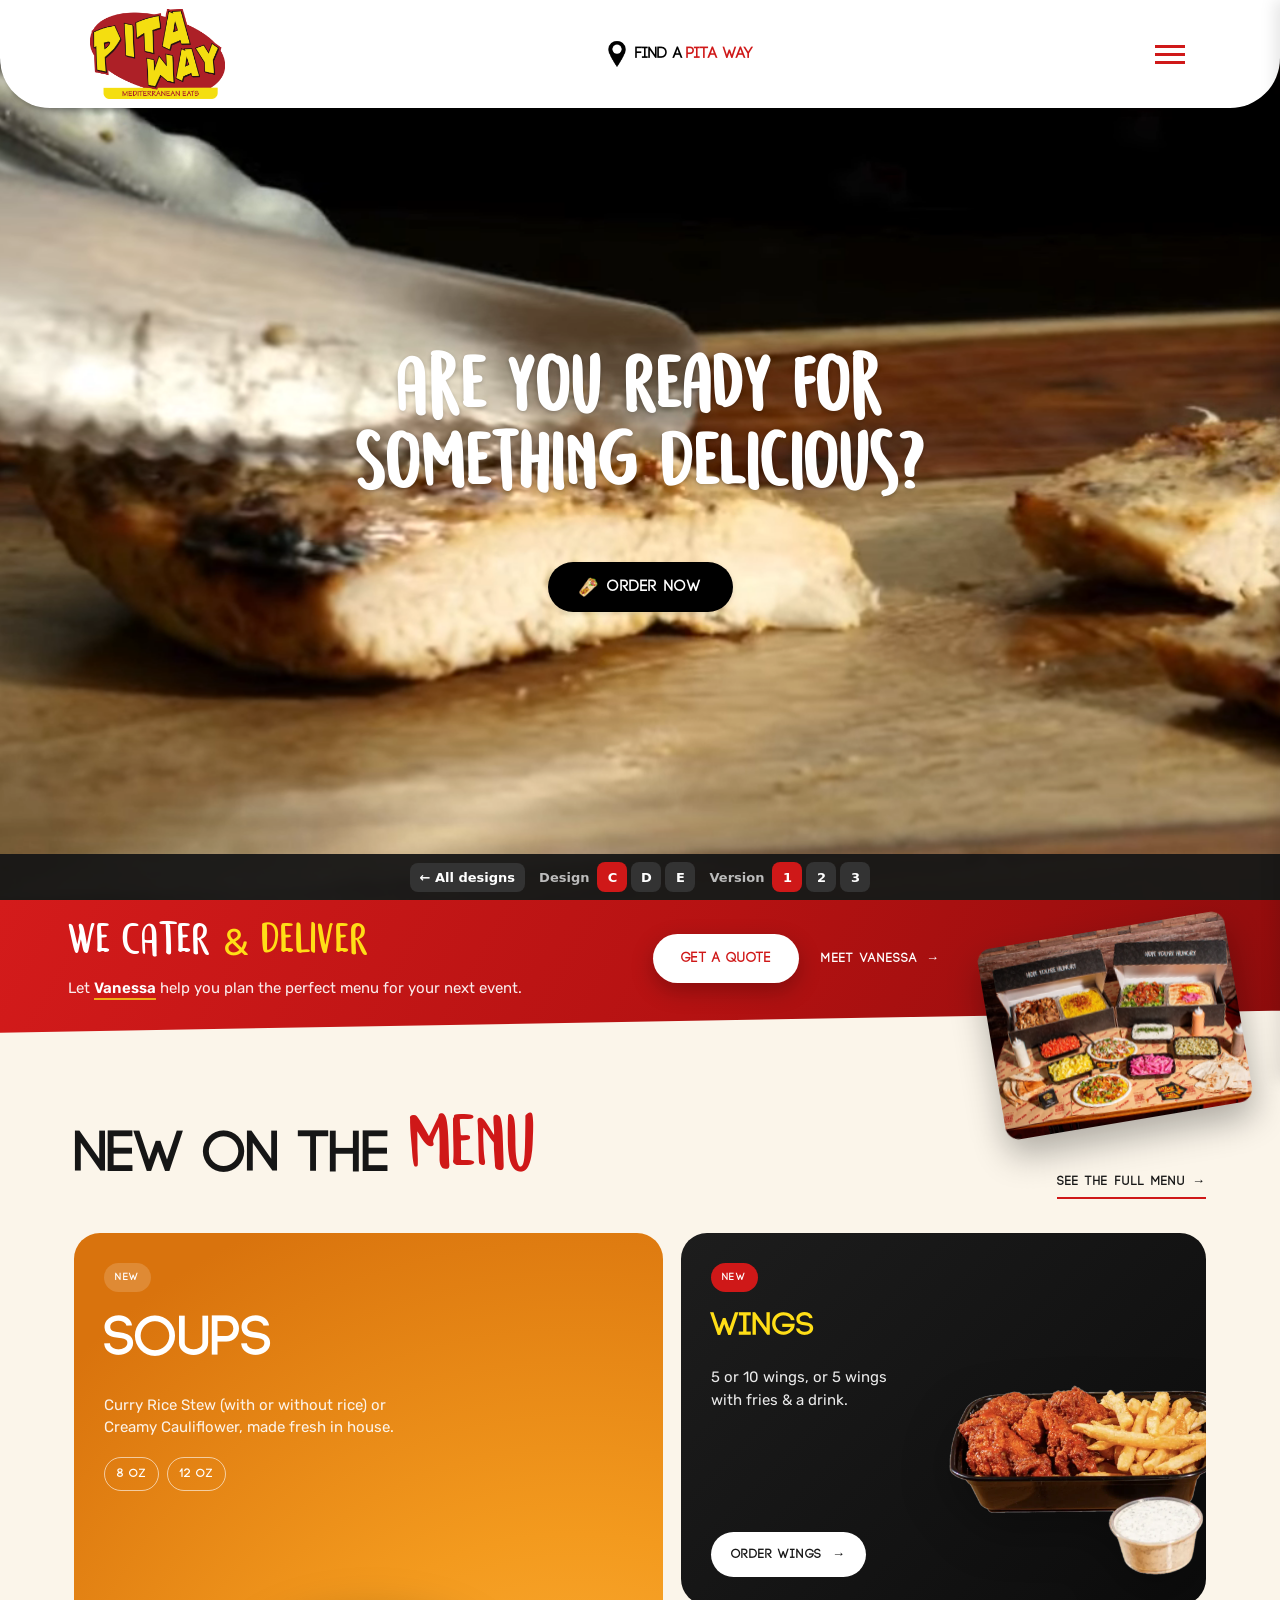
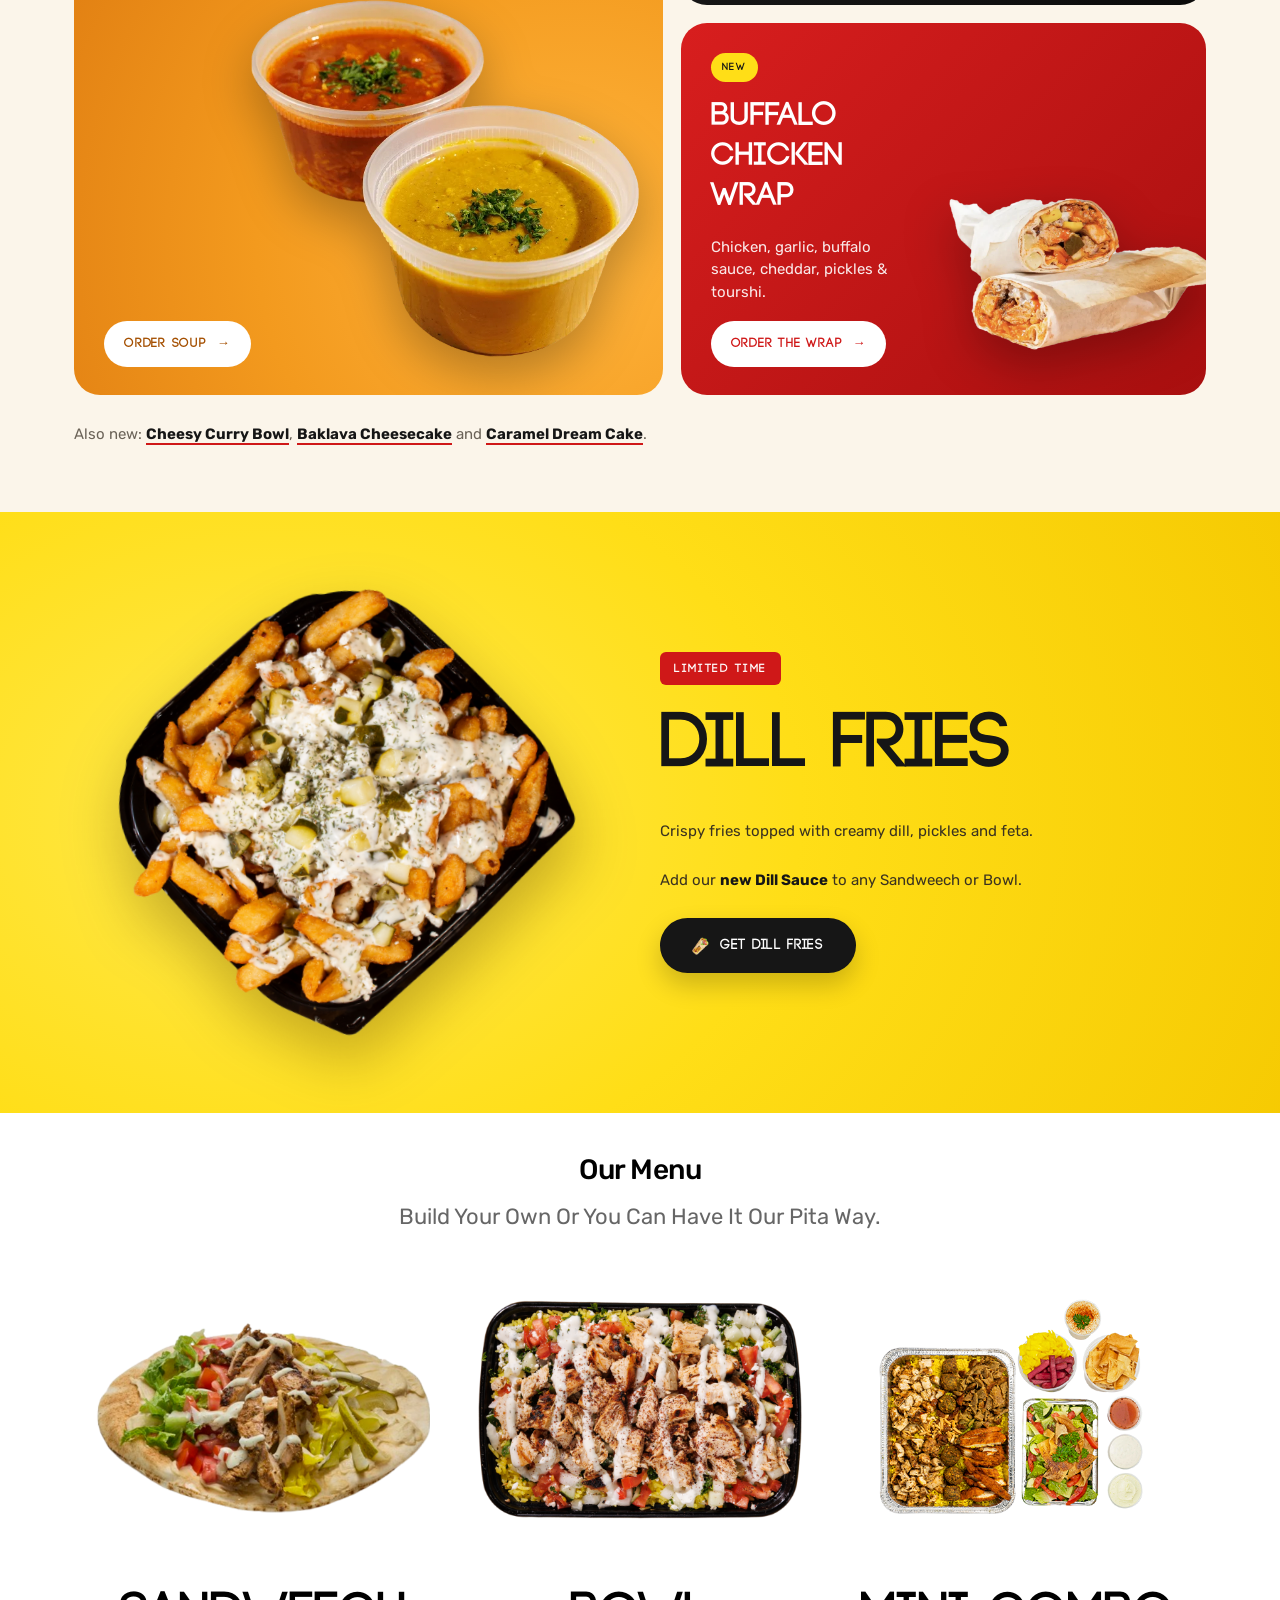
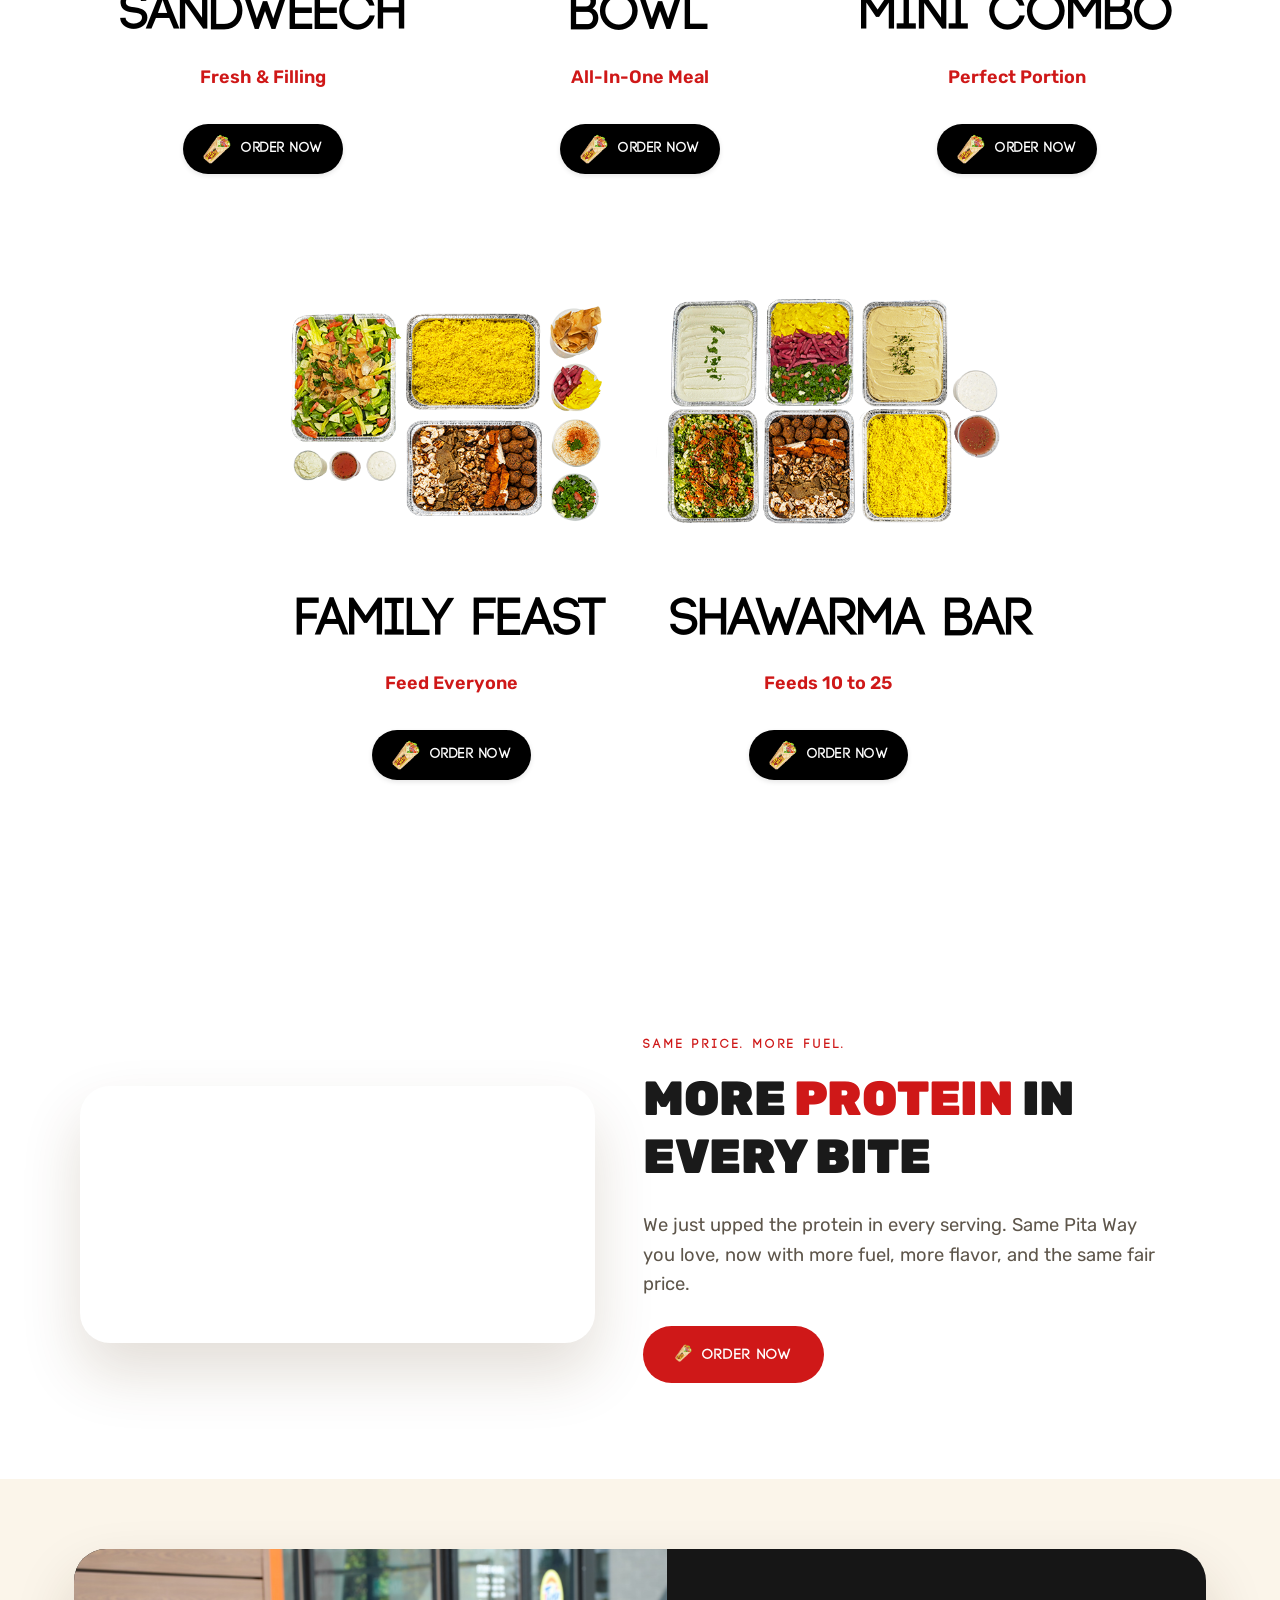
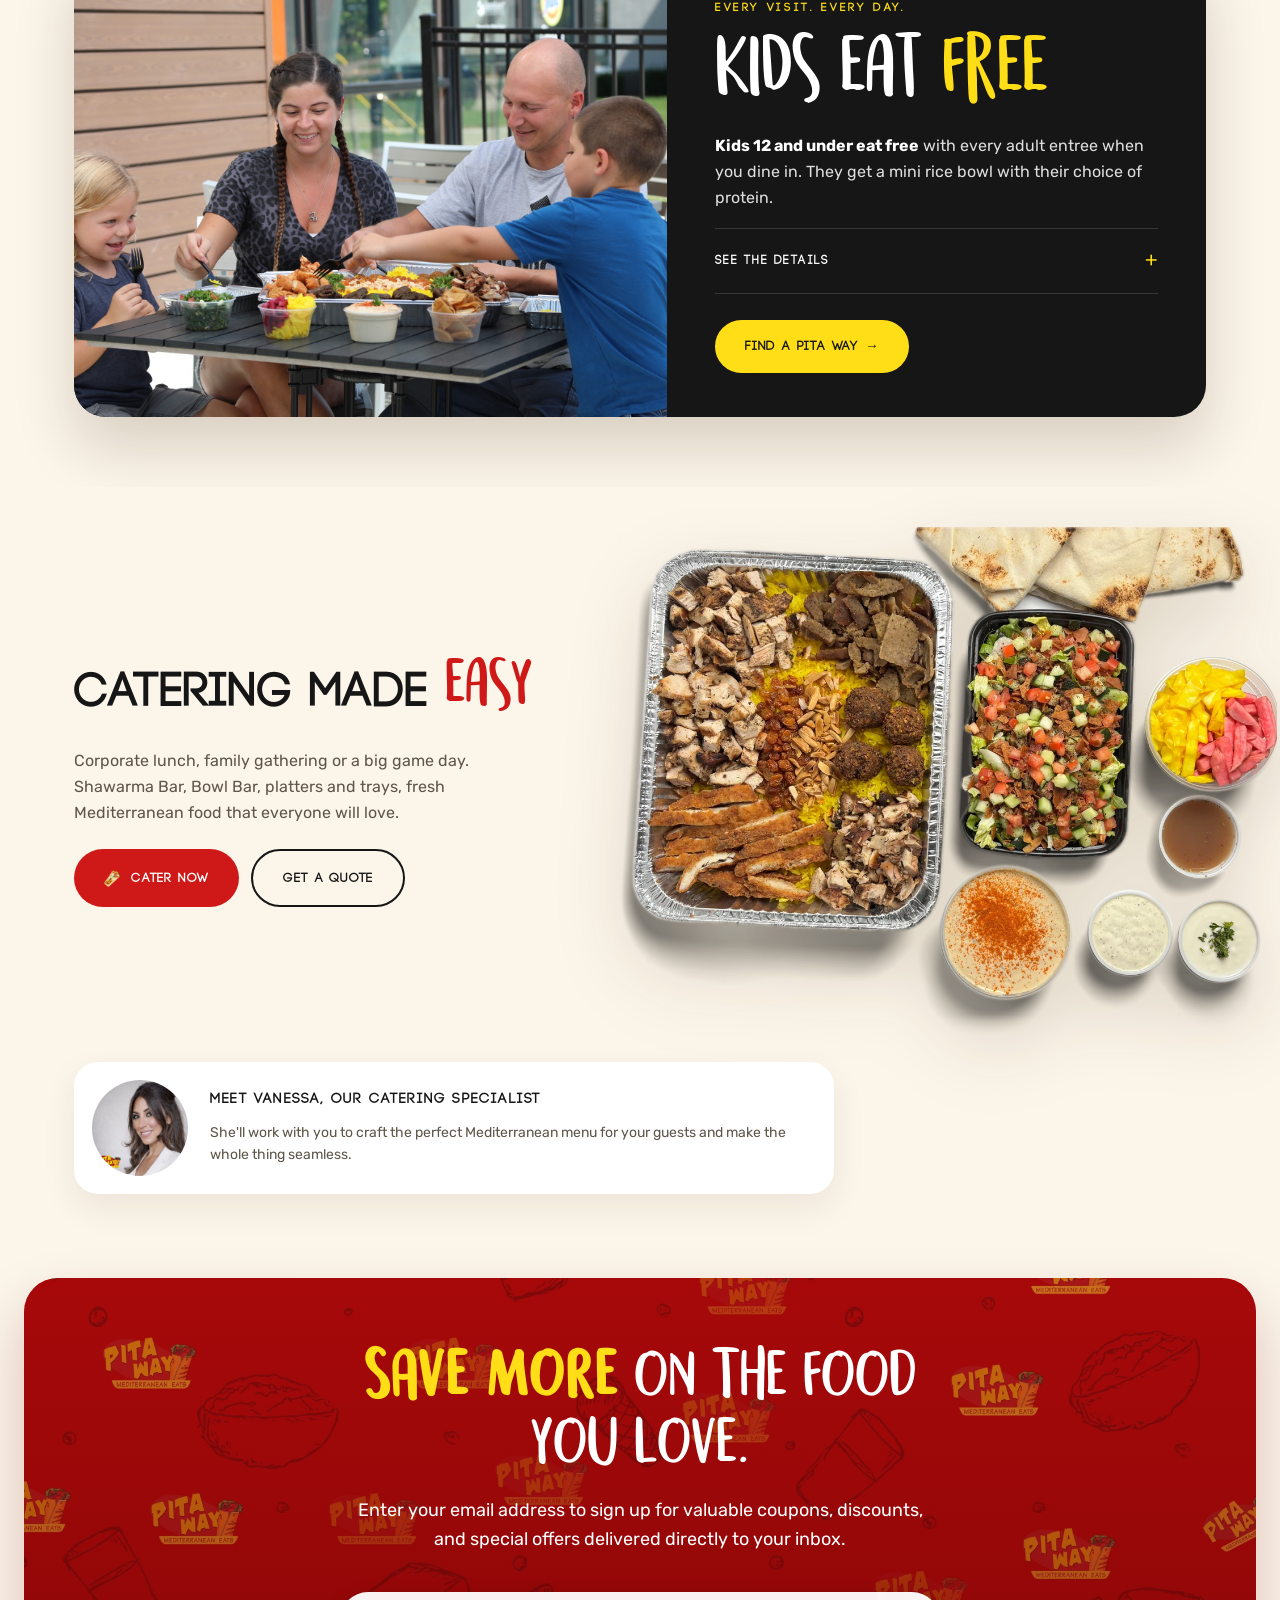
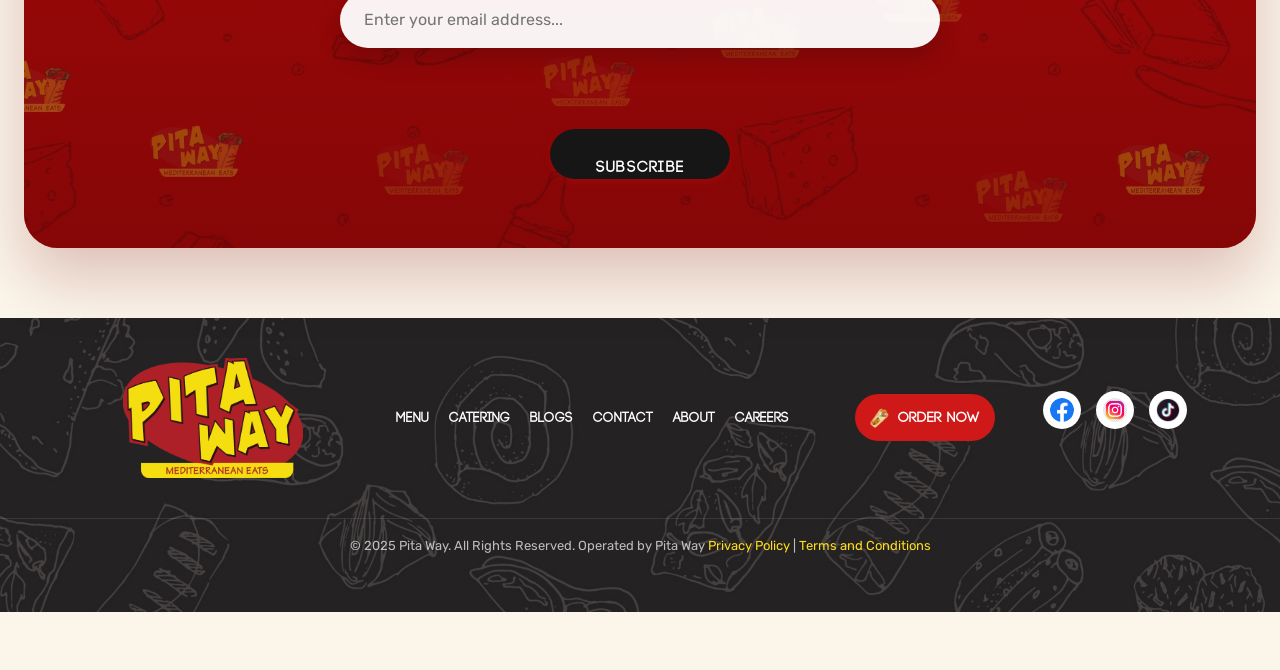
<file: c-warm-market.html>
<!DOCTYPE html>
<html lang="en"><!-- Basic -->
<head>
<meta name="robots" content="noindex,nofollow">

	
    
    <!-- Google tag (gtag.js) -->

	<meta charset="utf-8">

    <meta http-equiv="X-UA-Compatible" content="IE=edge">   
   
    <!-- Mobile Metas -->
    <meta name="viewport" content="width=device-width, initial-scale=1, maximum-scale=1, user-scalable=no">
 
    <!-- Enhanced SEO Meta Tags -->
    <title>PREVIEW proto-c</title>  
    <meta name="keywords" content="mediterranean food near me, halal restaurant, healthy fast food, fresh pita, catering near me, pita way, healthy fast casual food near me, mediterranean bowl, custom sandwiches, fresh mediterranean catering, halal food near me, middle eastern restaurant, healthy lunch options, fast casual dining, fresh ingredients">
    <meta name="description" content="Pita Way makes your sandweeches, bowls, and salads your way, right away – and we serve them up fresh, delicious, and fast.">
    <meta name="a
	thor" content="Pita Way">
    <meta name="robots" content="index, follow">
    <meta name="language" content="English">
    <meta name="geo.region" content="US-MI">
    <meta name="geo.placename" content="Michigan">

    <!-- Open Graph Meta Tags -->
    <meta property="og:site_name" content="Pita Way">
    <meta property="og:title" content="Pita Way Restaurant | Mediterranean Grill">
    <meta property="og:description" content="Pita Way makes your sandweeches, bowls, and salads your way, right away – and we serve them up fresh, delicious, and fast.">
    <meta property="og:type" content="restaurant">
    <meta property="og:url" content="https://pitaway.com">
    <meta property="og:image" content="https://pitaway.com/images/og-logo.png">
    <meta property="og:image:width" content="1200">
    <meta property="og:image:height" content="630">
    <meta property="og:locale" content="en_US">

    <!-- Twitter Card Meta Tags -->
    <meta name="twitter:card" content="summary_large_image">
    <meta name="twitter:site" content="@pitaway">
    <meta name="twitter:title" content="Pita Way Restaurant | Mediterranean Grill">
    <meta name="twitter:description" content="Pita Way makes your sandweeches, bowls, and salads your way, right away – and we serve them up fresh, delicious, and fast.">
    <meta name="twitter:image" content="https://pitaway.com/images/og-logo.png">

    <!-- Canonical URL -->
    <link rel="canonical" href="https://pitaway.com">

	<!-- Site Icons -->
    <!-- Favicon Implementation -->
    <link rel="icon" type="image/x-icon" href="favicon/favicon.ico">
    <link rel="icon" type="image/png" sizes="16x16" href="favicon/favicon-16x16.png">
    <link rel="icon" type="image/png" sizes="32x32" href="favicon/favicon-32x32.png">
    <link rel="icon" type="image/png" sizes="48x48" href="favicon/48x48.png">
    <link rel="icon" type="image/png" sizes="192x192" href="favicon/android-chrome-192x192.png">
    <link rel="icon" type="image/png" sizes="512x512" href="favicon/android-chrome-512x512.png">
    <link rel="apple-touch-icon" sizes="180x180" href="favicon/apple-touch-icon.png">
    <link rel="preconnect" href="https://fonts.googleapis.com">
    <link rel="preconnect" href="https://fonts.gstatic.com" crossorigin>  
    <!-- Bootstrap CSS -->
    <link rel="stylesheet" href="css/bootstrap.min.css">    
	<!-- Site CSS -->
    <link rel="stylesheet" href="css/style.css?v=20261003a">
    <link rel="stylesheet" href="css/animate.css">
    <link rel="stylesheet" href="css/font-awesome.min.css">
    <link rel="stylesheet" href="css/baguetteBox.min.css">
	<link rel="stylesheet" href="https://fonts.googleapis.com/css2?family=Rubik:wght@400;500;700;900&display=swap">
    <!-- Responsive CSS -->
    <link rel="stylesheet" href="css/responsive.css?v=20261003a">
    <!-- Custom CSS -->
    <link rel="stylesheet" href="css/custom.css?v=20261003a">

	<link rel="canonical" href="https://pitaway.com">

<link rel="sitemap" type="application/xml" href="https://pitaway.com/sitemap.xml">


<link rel="preload" href="css/style.css?v=20261003a" as="style">
<link rel="preload" href="images/logo.png?v=20261003a" as="image">
<style>
	/* Video Header Typography Fix with Fallbacks */
	.video-overlay h1 {
	  /* Primary font stack with fallbacks */
	  font-family: -apple-system, BlinkMacSystemFont, "Segoe UI", Roboto, "Helvetica Neue", Arial, sans-serif;
	  /* Fallback for older browsers */
	  font-family: system-ui, -apple-system, BlinkMacSystemFont, "Segoe UI", Roboto, "Helvetica Neue", Arial, sans-serif;
	  
	  /* Font weight with fallback */
	  font-weight: 800;
	  font-weight: 800; /* Explicitly set for better support */
	  
	  /* Size with responsive fallback */
	  font-size: 64px;
	  font-size: 4rem; /* Relative unit fallback */
	  
	  /* Color and styling */
	  color: #fff;
	  color: rgba(255, 255, 255, 1); /* RGBA fallback */
	  
	  /* Spacing */
	  margin-bottom: 20px;
	  margin-top: 0;
	  line-height: 1.1;
	  
	  /* Text effects with vendor prefixes */
	  text-shadow: 0 2px 4px rgba(0, 0, 0, 0.2);
	  letter-spacing: -0.03em;
	  
	  /* Rendering optimizations */
	  text-rendering: optimizeLegibility;
	  -webkit-font-smoothing: antialiased;
	  -moz-osx-font-smoothing: grayscale;
	  
	  /* Prevent text selection issues */
	  -webkit-user-select: none;
	  -moz-user-select: none;
	  -ms-user-select: none;
	  user-select: none;
	}
	
	/* Fallback for browsers that don't support system fonts */
	@supports not (font-family: system-ui) {
	  .video-overlay h1 {
		font-family: -apple-system, BlinkMacSystemFont, "Segoe UI", Roboto, Arial, sans-serif;
	  }
	}
	
	/* Additional fallback for very old browsers */
	.video-overlay h1 strong {
	  font-weight: 800;
	  font-weight: inherit; /* Use parent's font-weight */
	}
	
	/* Mobile responsive adjustments */
	@media screen and (max-width: 768px) {
	  .video-overlay h1 {
		font-size: 48px;
		font-size: 3rem;
		letter-spacing: -0.02em;
	  }
	}
	
	@media screen and (max-width: 480px) {
	  .video-overlay h1 {
		font-size: 36px;
		font-size: 2.25rem;
		letter-spacing: -0.01em;
		line-height: 1.2;
	  }
	}
	
	/* High contrast mode support */
	@media (prefers-contrast: high) {
	  .video-overlay h1 {
		text-shadow: 0 2px 6px rgba(0, 0, 0, 0.4);
	  }
	}
	
	/* Reduced motion support */
	@media (prefers-reduced-motion: reduce) {
	  .video-overlay h1 {
		/* Remove any animations if present */
		animation: none !important;
		transition: none !important;
	  }
	}
	
	/* Print styles */
	@media print {
	  .video-overlay h1 {
		color: #000;
		text-shadow: none;
	  }
	}
	
	/* Brevo form minimal styles */
	.sib-form {
	  background: transparent !important;
	  border: none !important;
	  max-width: none !important;
	}
	#sib-container {
	  background: transparent !important;
	  border: none !important;
	  max-width: none !important;
	}
	.sib-form-message-panel {
	  margin: 0 auto 20px !important;
	  max-width: 500px !important;
	  color: #fff !important;
	}
	.sib-form-message-panel__inner-text {
	  color: #fff !important;
	}
	/* Hide loader icon if present */
	.sib-hide-loader-icon {
	  display: none !important;
	}
	/* Center the reCAPTCHA */
	.g-recaptcha {
	  display: inline-block !important;
	}

	/* === Brand Fonts === */
	/* Semringah — display script for hero + descriptive copy */
	@font-face {
	  font-family: 'Semringah';
	  src: url('fonts/Semringah.ttf') format('truetype');
	  font-weight: normal;
	  font-style: normal;
	  font-display: swap;
	}
	/* Code Bold — primary bold headings */
	@font-face {
	  font-family: 'Code Bold';
	  src: url('fonts/cbold.otf') format('opentype');
	  font-weight: bold;
	  font-style: normal;
	  font-display: swap;
	}

	/* Semringah: big display headings (hero + section titles) */
	.video-overlay h1 {
	  font-family: 'Semringah', -apple-system, BlinkMacSystemFont, "Segoe UI", Roboto, "Helvetica Neue", Arial, sans-serif !important;
	  letter-spacing: 0.04em;
	}
	.protein-promo-title,
	.heading-title h2,
	.gsb-feature__title,
	.catering-banner-text h3,
	.about-section-box h1,
	.kids-banner-content h2,
	.qt-box .lead strong,
	.qt-box .highlight {
	  font-family: 'Semringah', 'Rubik', sans-serif !important;
	  letter-spacing: 0.04em !important;
	}

	/* Rubik for descriptive/lead copy — more legible */
	.protein-promo-sub,
	.gsb-feature__lead,
	.catering-banner-text p,
	.our-team .team-content .post,
	.about-section-box p,
	.qt-box p {
	  font-family: 'Rubik', sans-serif !important;
	  letter-spacing: normal !important;
	}

	/* Code Bold: smaller eyebrows/sub-headings + button labels + nav */
	.our-team .team-content .title,
	.gsb-feature__eyebrow,
	.catering-banner-btn,
	.about-section-box h4,
	.kids-banner-tagline,
	.menu-order-btn,
	.btn-outline-new-white,
	.footer-order-btn,
	.footer-nav a,
	.order-now-btn .nav-link,
	.find-location-btn .pita-text,
	.find-location-btn .find-text,
	.navbar-nav .nav-link {
	  font-family: 'Code Bold', 'Rubik', Impact, "Arial Black", sans-serif;
	  font-weight: bold;
	}

	</style>
	
	<meta name="google-site-verification" content="F0Gl7q_VxexggoLAYaUr-yNTG2GsaGG8ayMvm2vGKQY" />
<style>
  /* "Our Menu" section: seamless white to match sections above */
  .stuff-box { background-image: none !important; background-color: #fff !important; }
  .stuff-box:before { display: none !important; content: none !important; }

  /* Match the clean "They're Back, And There's More" typeface (Rubik) on the
     protein band + home "Our Menu" titles instead of the Semringah script font */
  .protein-promo-title { font-family: 'Rubik', sans-serif !important; letter-spacing: -0.5px !important; }
  .stuff-box .heading-title h2 { font-family: 'Rubik', sans-serif !important; letter-spacing: -0.5px !important; }
  .stuff-box .heading-title p { font-family: 'Rubik', sans-serif !important; }
</style>
</head>

<body>
	

<!-- Start header -->
<header class="top-navbar">
	<nav class="navbar navbar-expand-lg navbar-light bg-light">
	<div class="container">
		<a class="navbar-brand" href="/">
			<img src="images/logo.png?v=20261003a" alt="Pita Way Logo" />
			</a>
	
	<!-- Find a Pita Way Button - Mobile Only -->
	<div class="find-location-btn d-lg-none">
	  <a class="nav-link" href="https://onlineorders.pitaway.com">
		<img loading="lazy" src="images/location-icon.png" alt="Location">
		<span class="find-text">FIND A</span>
		<span class="pita-text">PITA WAY</span>
	  </a>
	</div>
	
	<button class="navbar-toggler" type="button" data-toggle="collapse" data-target="#navbars-rs-food" aria-controls="navbars-rs-food" aria-expanded="false" aria-label="Toggle navigation">
	<span class="navbar-toggler-icon"></span>
	</button>
	<div class="collapse navbar-collapse" id="navbars-rs-food">
	<ul class="navbar-nav ml-auto">
		<li class="nav-item"><a class="nav-link" href="/menu">Menu</a></li>
		<li class="nav-item"><a class="nav-link" href="/catering">Catering</a></li>
		<li class="nav-item"><a class="nav-link" href="/locations">Locations</a></li>
		<li class="nav-item"><a class="nav-link" href="/specials">Specials</a></li>
		<li class="nav-item"><a class="nav-link" href="/careers">Careers</a></li>
		<li class="nav-item"><a class="nav-link" href="/about">About</a></li>
		<li class="nav-item"><a class="nav-link" href="/giftcards">Gift Cards</a></li>
		<li class="nav-item"><a class="nav-link" href="/contact">Contact</a></li>
	<li class="order-now-btn">
	<a class="nav-link" href="https://onlineorders.pitaway.com">
	<img loading="lazy" src="images/WebiconPNG.png" alt="Order">Order Now</span>
	</a>
	</li>
	</ul>
	</div>
	</div>
	</nav>
	</header>
   <!-- End header -->
	
 
 
   <!-- Start Video Header -->
<div class="video-header">
	<video autoplay muted loop playsinline preload="metadata" poster="images/video-poster.webp">
		<source src="images/Pitawayheader.mp4" type="video/mp4">
		<source src="images/Pitawayheader.webm" type="video/webm">

	  </video>
	<div class="video-overlay">
	<div class="container">
	<div class="row">
	<div class="col-md-12 text-center">
		<h1 class="m-b-20">Are You Ready For <br>Something Delicious?</h1>
	<p><a class="btn btn-lg btn-circle btn-outline-new-white" href="https://onlineorders.pitaway.com">
	<img loading="lazy" src="images/WebiconPNG.png" alt="Order">ORDER NOW
	</a></p>
	</div>
	</div>
	</div>
	</div>
   </div>
   <!-- End Video Header -->

   <!-- Catering Banner -->
   <style>
     /* ===== Catering band: slim strip, angled red edge, one hero tray flowing onto the white ===== */
     .catering-banner.cb2 { background: #fff; padding: 0; overflow: visible; overflow-x: clip; z-index: 2; position: relative; --cut: 22px; margin-bottom: 20px; }
     .catering-banner.cb2::before {
       content: ""; position: absolute; inset: 0; width: auto; height: auto; top: 0; right: 0; border-radius: 0;
       background:
         linear-gradient(120deg, #d41b1b 0%, #b51212 55%, #8f0c0c 100%);
       clip-path: polygon(0 0, 100% 0, 100% calc(100% - var(--cut)), 0 100%);
     }
     .cb2 .cb2-wrap { position: relative; z-index: 2; max-width: 1200px; margin: 0 auto; padding: 18px 290px calc(18px + var(--cut) * 0.7) 28px; display: flex; align-items: center; justify-content: space-between; gap: 36px; }
     .cb2 .catering-banner-text { flex: 0 1 auto; color: #fff; }
     .cb2 .cb2-eyebrow { display: none; align-items: center; gap: 10px; font-family: 'Code Bold','Rubik',sans-serif; font-size: 11px; letter-spacing: .22em; text-transform: uppercase; color: #ffde17; margin-bottom: 8px; }
     .cb2 .cb2-eyebrow::before { content: ""; width: 26px; height: 2px; background: #ffde17; display: inline-block; }
     .cb2 .catering-banner-text h3 { font-size: clamp(30px, 2.9vw, 38px); line-height: 1; margin: 0 0 5px; color: #fff; letter-spacing: .02em !important; text-transform: uppercase; font-weight: 400; white-space: nowrap; }
     .cb2 .catering-banner-text h3 span { color: #ffde17; }
     .cb2 .catering-banner-text p { font-size: 15px; line-height: 1.45; color: rgba(255,255,255,.92); margin: 0; }
     .cb2 .catering-banner-text p a { color: #fff; font-weight: 600; text-decoration: none; border-bottom: 2px solid rgba(255,222,23,.75); padding-bottom: 1px; transition: border-color .2s ease, color .2s ease; }
     .cb2 .catering-banner-text p a:hover { color: #ffde17; border-color: #ffde17; }
     .cb2 .cb2-actions { display: flex; align-items: center; gap: 22px; flex: none; }
     .cb2 .catering-banner-btn { padding: 12px 28px; font-size: 14px; box-shadow: 0 8px 22px rgba(0,0,0,.26); white-space: nowrap; }
     .cb2 .cb2-link { font-family: 'Code Bold','Rubik',sans-serif; font-size: 13px; letter-spacing: .08em; text-transform: uppercase; color: #fff; text-decoration: none; display: inline-flex; align-items: center; gap: 8px; white-space: nowrap; }
     .cb2 .cb2-link i { display: inline-block; font-style: normal; transition: transform .25s ease; }
     .cb2 .cb2-link:hover { color: #ffde17; text-decoration: none; }
     .cb2 .cb2-link:hover i { transform: translateX(5px); }

     /* hero tray */
     .cb2 .cb2-tray { position: absolute; z-index: 3; right: max(10px, calc(50% - 600px)); bottom: -70px; width: 236px; pointer-events: none;
       transform: translate3d(calc(var(--tray-in, 0) * 1px), calc(var(--tray-y, 0) * 1px), 0) rotate(calc(-8deg + var(--tray-r, 0) * 1deg)); will-change: transform; }
     .cb2 .cb2-tray img { width: 100%; height: auto; display: block; }

     /* reveal (only when the script is running, so content can never stay hidden) */
     .cb2.cb2-js .cb2-rise { opacity: 0; transform: translateY(14px); transition: opacity .6s ease, transform .6s cubic-bezier(.2,.7,.2,1); }
     .cb2.cb2-js.is-in .cb2-rise { opacity: 1; transform: none; }
     .cb2.cb2-js.is-in .cb2-rise:nth-child(2) { transition-delay: .07s; }
     .cb2.cb2-js.is-in .cb2-rise:nth-child(3) { transition-delay: .14s; }
     .cb2.cb2-js.is-in .cb2-actions.cb2-rise { transition-delay: .2s; }
     .cb2.cb2-js .cb2-tray { opacity: 0; transition: opacity .6s ease; }
     .cb2.cb2-js.is-in .cb2-tray { opacity: 1; }
     @media (prefers-reduced-motion: reduce) { .cb2 .cb2-rise, .cb2 .cb2-tray { opacity: 1 !important; transition: none; } .cb2 .cb2-rise { transform: none; } }
     #catering-specialist { scroll-margin-top: 120px; }

     @media (max-width: 1199px) {
       .cb2 .cb2-wrap { padding-right: 250px; gap: 24px; }
       .cb2 .cb2-tray { width: 220px; right: 6px; bottom: -64px; }
       .cb2 .cb2-link { display: none; }
     }
     @media (max-width: 991px) {
       .cb2 .cb2-wrap { padding-right: 200px; }
       .cb2 .catering-banner-text h3 { font-size: 28px; }
       .cb2 .catering-banner-text p { font-size: 14px; }
       .cb2 .cb2-tray { width: 190px; right: -4px; bottom: -52px; }
     }
     /* Phones keep the earlier strip exactly as it was (block below); the redesigned band is desktop + tablet only */
     @media (max-width: 768px) { .catering-banner.cb2 { display: none; } }
     @media (min-width: 769px) { .catering-banner.cb-phone { display: none; } }
     .catering-banner.cb-phone {
       overflow: visible; z-index: 2;
       background:
         radial-gradient(circle at calc(110% - 200px) calc(-50% + 200px), rgba(255,255,255,0.05) 0, rgba(255,255,255,0.05) 200px, transparent 201px),
         linear-gradient(135deg, #CF1818 0%, #a81414 100%);
       padding: 24px 0 124px; margin-bottom: 40px;
     }
     .catering-banner.cb-phone::before { display: none; }
     .catering-banner.cb-phone .banner-food-left {
       opacity: 1; top: auto; left: 50%; bottom: -84px;
       filter: none;
       transform: translateX(-50%) rotate(-7deg);
       animation: cateringTrayFloat 7s ease-in-out infinite;
     }
     .catering-banner.cb-phone .banner-food-left img { width: 290px; max-width: 78vw; height: auto; display: block; }
     @keyframes cateringTrayFloat {
       0%, 100% { transform: translateX(-50%) translateY(0) rotate(-7deg); }
       50% { transform: translateX(-50%) translateY(-7px) rotate(-5.5deg); }
     }
     @media (prefers-reduced-motion: reduce) { .catering-banner.cb-phone .banner-food-left { animation: none !important; } }
   </style>
   <div class="catering-banner cb2" id="catering-band">
	   <div class="cb2-tray" aria-hidden="true">
		   <img loading="lazy" src="backgrounds/catering-boxes.webp?v=20261123b" width="1000" height="773" alt="Pita Way Shawarma and Bowl Bar catering" class="cb-photo">
	   </div>
	   <div class="cb2-wrap">
		   <div class="catering-banner-text">
			   <span class="cb2-eyebrow cb2-rise">Pita Way Catering</span>
			   <h3 class="cb2-rise">We cater <span>&amp; deliver</span></h3>
			   <p class="cb2-rise">Let <a href="#catering-specialist">Vanessa</a> help you plan the perfect menu for your next event.</p>
		   </div>
		   <div class="cb2-actions cb2-rise">
			   <a href="catering.html" class="catering-banner-btn">Get a Quote</a>
			   <a href="#catering-specialist" class="cb2-link">Meet Vanessa <i>&rarr;</i></a>
		   </div>
	   </div>
   </div>
   <script>
   (function () {
     var band = document.getElementById('catering-band'); if (!band) return;
     band.classList.add('cb2-js');
     var reduce = window.matchMedia && window.matchMedia('(prefers-reduced-motion: reduce)').matches;
     if (reduce || !('IntersectionObserver' in window)) { band.classList.add('is-in'); return; }
     var tray = band.querySelector('.cb2-tray'), ticking = false, active = false;
     function frame() {
       ticking = false;
       var r = band.getBoundingClientRect(), vh = window.innerHeight || 800;
       // p: 0 when the band enters from the bottom, 1 when it leaves through the top
       var p = Math.min(1, Math.max(0, (vh - r.top) / (vh + r.height)));
       var enter = Math.min(1, p / 0.42), ease = 1 - Math.pow(1 - enter, 3);
       tray.style.setProperty('--tray-in', ((1 - ease) * 70).toFixed(1));
       tray.style.setProperty('--tray-r', ((1 - ease) * 6 + (p - 0.5) * -3).toFixed(2));
       tray.style.setProperty('--tray-y', ((0.5 - p) * 12).toFixed(1));
     }
     function onScroll() { if (active && !ticking) { ticking = true; requestAnimationFrame(frame); } }
     new IntersectionObserver(function (es) {
       es.forEach(function (e) { active = e.isIntersecting; if (active) { band.classList.add('is-in'); frame(); } });
     }, { rootMargin: '0px 0px -8% 0px' }).observe(band);
     band.querySelectorAll('a[href="#catering-specialist"]').forEach(function (a) {
       a.addEventListener('click', function (ev) {
         var t = document.getElementById('catering-specialist'); if (!t) return;
         ev.preventDefault(); t.scrollIntoView({ behavior: 'smooth', block: 'start' });
       });
     });
     window.addEventListener('scroll', onScroll, { passive: true });
     window.addEventListener('resize', onScroll, { passive: true });
   })();
   </script>
   <!-- Catering strip, phone version (unchanged earlier design) -->
   <div class="catering-banner cb-phone">
	   <div class="banner-food-decor banner-food-left">
		   <img loading="lazy" src="backgrounds/catering-boxes.webp?v=20261123b" width="1000" height="773" alt="Pita Way Shawarma and Bowl Bar catering" class="cb-photo">
	   </div>
	   <div class="container">
		   <div class="catering-banner-content">
			   <div class="catering-banner-text">
				   <h3>We cater and deliver!</h3>
				   <p>Let Vanessa help you plan the perfect menu for your next event</p>
			   </div>
			   <div class="catering-banner-cta">
				   <a href="catering.html" class="catering-banner-btn">Get a Quote</a>
			   </div>
		   </div>
	   </div>
   </div>
   <!-- End Catering Banner -->

   <!-- === New Additions Feature === -->
<!-- Prototype C: bento "New at Pita Way" (Soups / Wings / Wrap) + full-bleed Dill Fries band -->
<style>
  .nwa { --cream:#fbf5ea; --ink:#161616; --red:#cf1818; --yellow:#ffde17; --saffron:#f39a1e;
    background:var(--cream); padding:76px 0 64px; position:relative; overflow:hidden; }
  .nwa__in { max-width:1180px; margin:0 auto; padding:0 24px; }
  .nwa__head { display:flex; align-items:flex-end; justify-content:space-between; gap:24px; margin-bottom:34px; }
  .nwa__eyebrow { display:inline-flex; align-items:center; gap:10px; font-family:'Code Bold','Rubik',sans-serif; font-size:12px; letter-spacing:.22em; text-transform:uppercase; color:var(--red); margin-bottom:12px; }
  .nwa__eyebrow::before { content:""; width:28px; height:2px; background:currentColor; }
  .nwa__title { font-family:'Code Bold','Rubik',sans-serif; font-size:clamp(34px,4.6vw,58px); line-height:.98; letter-spacing:-.01em; text-transform:uppercase; color:var(--ink); margin:0; }
  .nwa__title em { font-family:'Semringah',cursive; font-style:normal; text-transform:none; color:var(--red); font-size:1.12em; letter-spacing:0; }
  .nwa__all { flex:none; font-family:'Code Bold','Rubik',sans-serif; font-size:13px; letter-spacing:.08em; text-transform:uppercase; color:var(--ink); text-decoration:none; border-bottom:2px solid var(--red); padding-bottom:4px; }
  .nwa__all:hover { color:var(--red); text-decoration:none; }

  .nwa__grid { display:grid; grid-template-columns:1.12fr 1fr; grid-template-rows:1fr 1fr; gap:18px; }
  .nwt { position:relative; border-radius:26px; overflow:hidden; display:flex; color:#fff; isolation:isolate; min-height:250px; text-decoration:none; }
  .nwt:hover { text-decoration:none; color:#fff; }
  .nwt__copy { position:relative; z-index:2; padding:30px 30px 28px; display:flex; flex-direction:column; align-items:flex-start; max-width:58%; }
  .nwt__tag { font-family:'Code Bold','Rubik',sans-serif; font-size:10.5px; letter-spacing:.16em; text-transform:uppercase; padding:5px 11px; border-radius:999px; background:rgba(255,255,255,.16); margin-bottom:14px; }
  .nwt__name { font-family:'Code Bold','Rubik',sans-serif; font-size:clamp(26px,2.6vw,34px); line-height:1; text-transform:uppercase; margin:0 0 10px; color:inherit; }
  .nwt__desc { font-size:15px; line-height:1.5; margin:0 0 18px; opacity:.9; }
  .nwt__cta { margin-top:auto; display:inline-flex; align-items:center; gap:10px; font-family:'Code Bold','Rubik',sans-serif; font-size:13px; letter-spacing:.06em; text-transform:uppercase; padding:11px 20px; border-radius:999px; background:#fff; color:var(--ink); transition:transform .25s ease, box-shadow .25s ease; }
  .nwt__cta i { font-style:normal; transition:transform .25s ease; }
  .nwt:hover .nwt__cta { transform:translateY(-2px); box-shadow:0 10px 22px rgba(0,0,0,.18); }
  .nwt:hover .nwt__cta i { transform:translateX(4px); }
  .nwt__img { position:absolute; z-index:1; pointer-events:none; transition:transform .6s cubic-bezier(.2,.7,.2,1); filter:drop-shadow(0 18px 24px rgba(0,0,0,.28)); }
  .nwt:hover .nwt__img { transform:scale(1.04) rotate(-1deg); }

  /* Soups: tall saffron tile */
  .nwt--soup { grid-row:1 / span 2; background:radial-gradient(120% 90% at 85% 80%, #ffb43c 0%, var(--saffron) 45%, #d9730d 100%); min-height:540px; }
  .nwt--soup .nwt__copy { max-width:62%; }
  .nwt--soup .nwt__name { font-size:clamp(40px,4.4vw,60px); }
  .nwt--soup .nwt__name span { display:block; font-family:'Semringah',cursive; text-transform:none; font-size:.62em; color:var(--yellow); margin-bottom:4px; }
  .nwt--soup .nwt__cta { color:#a44f00; }
  .nwt--soup .nwt__img { width:min(66%,400px); right:4%; bottom:5%; }
  .nwt__sizes { display:flex; gap:8px; margin:0 0 20px; }
  .nwt__sizes b { font-family:'Code Bold','Rubik',sans-serif; font-weight:400; font-size:12px; letter-spacing:.08em; border:1.5px solid rgba(255,255,255,.6); border-radius:999px; padding:5px 12px; }

  /* Wings: black tile, yellow headline */
  .nwt--wings { background:linear-gradient(135deg,#1d1d1d 0%,#0c0c0c 100%); }
  .nwt--wings .nwt__name { color:var(--yellow); }
  .nwt--wings .nwt__tag { background:var(--red); }
  .nwt--wings .nwt__copy, .nwt--wrap .nwt__copy { max-width:47%; }
  .nwt--wings .nwt__img { width:min(52%,300px); right:-3%; bottom:8%; }

  /* Wrap: red tile */
  .nwt--wrap { background:linear-gradient(135deg,#d81e1e 0%,#a80f0f 100%); }
  .nwt--wrap .nwt__tag { background:var(--yellow); color:var(--ink); }
  .nwt--wrap .nwt__cta { color:var(--red); }
  .nwt--wrap .nwt__img { width:min(52%,300px); right:-3%; bottom:12%; }

  .nwa__also { margin:26px 0 0; font-size:15px; color:#6b6358; }
  .nwa__also a { color:var(--ink); font-weight:700; text-decoration:none; border-bottom:2px solid var(--red); }
  .nwa__also a:hover { color:var(--red); text-decoration:none; }

  /* ---- Dill Fries band (brand yellow) ---- */
  .dla { background:radial-gradient(90% 140% at 22% 50%, #ffe94d 0%, #ffde17 45%, #f5c800 100%); color:#161616; position:relative; overflow:hidden; padding:70px 0; }
  .dla__in { max-width:1180px; margin:0 auto; padding:0 24px; display:grid; grid-template-columns:1fr 1fr; align-items:center; gap:40px; position:relative; z-index:1; }
  .dla__media { position:relative; justify-self:center; width:min(100%,470px); }
  .dla__media img { width:100%; height:auto; display:block; transform:rotate(-7deg); filter:drop-shadow(0 26px 30px rgba(90,60,0,.35)); }
  .dla__stamp { display:inline-block; background:#cf1818; color:#fff; font-family:'Code Bold','Rubik',sans-serif; font-size:12px; letter-spacing:.14em; text-transform:uppercase; padding:6px 14px; border-radius:6px; margin-bottom:14px; }
  .dla__eyebrow { font-family:'Code Bold','Rubik',sans-serif; font-size:12px; letter-spacing:.22em; text-transform:uppercase; color:#8a5a00; margin-bottom:10px; display:block; }
  .dla__pun { font-family:'Semringah',cursive; font-size:clamp(30px,3.4vw,44px); line-height:1; color:#cf1818; margin:0 0 6px; }
  .dla__name { font-family:'Code Bold','Rubik',sans-serif; font-size:clamp(46px,6vw,84px); line-height:.9; text-transform:uppercase; margin:0 0 18px; color:#161616; letter-spacing:-.01em; }
  .dla__chips { display:flex; flex-wrap:wrap; gap:8px; margin:0 0 20px; padding:0; list-style:none; }
  .dla__chips li { font-size:13px; font-weight:700; padding:7px 14px; border-radius:999px; background:rgba(255,255,255,.55); border:1px solid rgba(0,0,0,.1); }
  .dla__note { font-size:15px; line-height:1.55; color:#3b3320; margin:0 0 26px; max-width:440px; }
  .dla__note b { color:#161616; }
  .dla__btn { display:inline-flex; align-items:center; gap:10px; padding:15px 32px; border-radius:999px; background:#161616; color:#fff; font-family:'Code Bold','Rubik',sans-serif; font-size:14px; letter-spacing:.05em; text-transform:uppercase; text-decoration:none; box-shadow:0 12px 26px rgba(0,0,0,.2); transition:transform .25s ease, background .25s ease; }
  .dla__btn:hover { transform:translateY(-2px); background:#cf1818; color:#fff; text-decoration:none; }
  .dla__btn img { width:18px; height:auto; }

  /* reveal (only when JS is running) */
  .nw-js .nw-rise { opacity:0; transform:translateY(22px); transition:opacity .7s ease, transform .7s cubic-bezier(.2,.7,.2,1); }
  .nw-js .nw-rise.is-in { opacity:1; transform:none; }
  @media (prefers-reduced-motion:reduce){ .nw-js .nw-rise{ opacity:1; transform:none; transition:none; } .nwt__img, .nwt__cta{ transition:none; } }

  @media (min-width:992px) and (max-width:1199px){ .nwt--soup .nwt__img { width:min(54%,330px); right:4%; bottom:4%; } }
  /* ---- tablet ---- */
  @media (max-width:991px){
    .nwa__grid { grid-template-columns:1fr 1fr; grid-template-rows:auto auto; }
    .nwt--soup { grid-column:1 / span 2; grid-row:auto; min-height:380px; }
    .nwt--soup .nwt__img { width:min(40%,320px); right:4%; bottom:8%; }
    .nwt { min-height:300px; }
    .nwt__copy, .nwt--wings .nwt__copy, .nwt--wrap .nwt__copy { max-width:100%; padding-bottom:150px; }
    .nwt--soup .nwt__copy { max-width:56%; padding-bottom:28px; }
    .nwt--wings .nwt__img, .nwt--wrap .nwt__img { width:50%; right:5%; bottom:4%; }
  }
  /* ---- phones ---- */
  @media (max-width:640px){
    .nwa { padding:52px 0 44px; }
    .nwa__in { padding:0 16px; }
    .nwa__head { display:block; margin-bottom:24px; }
    .nwa__all { display:inline-block; margin-top:16px; }
    .nwa__grid { grid-template-columns:1fr; gap:14px; }
    .nwt--soup { grid-column:auto; min-height:0; }
    .nwt, .nwt--soup { min-height:0; border-radius:22px; }
    .nwt__copy, .nwt--soup .nwt__copy, .nwt--wings .nwt__copy, .nwt--wrap .nwt__copy { max-width:56%; padding:22px 0 22px 20px; }
    .nwt__name { font-size:24px; }
    .nwt--soup .nwt__name { font-size:34px; }
    .nwt__desc { font-size:13.5px; margin-bottom:14px; }
    .nwt__sizes { margin-bottom:14px; }
    .nwt__cta { padding:9px 15px; font-size:12px; }
    .nwt__img, .nwt--soup .nwt__img, .nwt--wings .nwt__img, .nwt--wrap .nwt__img { width:40%; right:12px; bottom:auto; top:50%; transform:translateY(-50%); }
    .nwt:hover .nwt__img { transform:translateY(-50%); }
    .nwa__also { font-size:14px; line-height:1.8; }
    .dla { padding:48px 0 52px; }
    .dla__in { grid-template-columns:1fr; gap:16px; padding:0 16px; text-align:left; }
    .dla__media { width:min(78%,320px); }
    .dla__btn { width:100%; justify-content:center; }
  }
  @media (max-width:360px){
    .nwt__copy, .nwt--soup .nwt__copy, .nwt--wings .nwt__copy, .nwt--wrap .nwt__copy { max-width:57%; padding-left:16px; }
    .nwt__name { font-size:21px; }
    .nwt--soup .nwt__name { font-size:29px; }
    .nwt__desc { font-size:12.5px; }
    .nwt__img, .nwt--soup .nwt__img, .nwt--wings .nwt__img, .nwt--wrap .nwt__img { width:39%; right:8px; }
  }
</style>

<section class="nwa" aria-label="New at Pita Way">
  <div class="nwa__in">
    <div class="nwa__head nw-rise">
      <div>
        <h2 class="nwa__title">New on the <em>menu</em></h2>
      </div>
      <a class="nwa__all" href="menu.html">See the full menu &rarr;</a>
    </div>

    <div class="nwa__grid">
      <a class="nwt nwt--soup nw-rise" href="https://onlineorders.pitaway.com">
        <div class="nwt__copy">
          <span class="nwt__tag">New</span>
          <h3 class="nwt__name">Soups</h3>
          <p class="nwt__desc">Curry Rice Stew (with or without rice) or Creamy Cauliflower, made fresh in house.</p>
          <div class="nwt__sizes"><b>8 oz</b><b>12 oz</b></div>
          <span class="nwt__cta">Order Soup <i>&rarr;</i></span>
        </div>
        <img class="nwt__img" loading="lazy" src="menu-images/soup.webp?v=20261104" alt="Curry Rice Stew and Creamy Cauliflower soups">
      </a>

      <a class="nwt nwt--wings nw-rise" href="https://onlineorders.pitaway.com">
        <div class="nwt__copy">
          <span class="nwt__tag">New</span>
          <h3 class="nwt__name">Wings</h3>
          <p class="nwt__desc">5 or 10 wings, or 5 wings with fries &amp; a drink.</p>
          <span class="nwt__cta">Order Wings <i>&rarr;</i></span>
        </div>
        <img class="nwt__img" loading="lazy" src="menu-images/wings.webp?v=20261104" alt="Wings with fries and dip">
      </a>

      <a class="nwt nwt--wrap nw-rise" href="https://onlineorders.pitaway.com">
        <div class="nwt__copy">
          <span class="nwt__tag">New</span>
          <h3 class="nwt__name">Buffalo Chicken Wrap</h3>
          <p class="nwt__desc">Chicken, garlic, buffalo sauce, cheddar, pickles &amp; tourshi.</p>
          <span class="nwt__cta">Order the Wrap <i>&rarr;</i></span>
        </div>
        <img class="nwt__img" loading="lazy" src="menu-images/buffalo-wrap.webp?v=20261123" alt="Buffalo Chicken Wrap">
      </a>
    </div>

    <p class="nwa__also nw-rise">Also new: <a href="menu.html">Cheesy Curry Bowl</a>, <a href="menu/desserts">Baklava Cheesecake</a> and <a href="menu/desserts">Caramel Dream Cake</a>.</p>
  </div>
</section>

<section class="dla" aria-label="Dill Fries, limited time">
  <div class="dla__in">
    <div class="dla__media nw-rise">
      <img loading="lazy" src="menu-images/dill-fries.png?v=20261003a" alt="Dill Fries with creamy dill, pickles and feta">
    </div>
    <div class="dla__copy nw-rise">
      <span class="dla__stamp">Limited time</span>
      <h2 class="dla__name">Dill Fries</h2>
      <p class="dla__note">Crispy fries topped with creamy dill, pickles and feta.</p>
      <p class="dla__note">Add our <b>new Dill Sauce</b> to any Sandweech or Bowl.</p>
      <a class="dla__btn" href="https://onlineorders.pitaway.com"><img src="images/WebiconPNG.png" alt="">Get Dill Fries</a>
    </div>
  </div>
</section>

<script>
document.addEventListener('DOMContentLoaded', function(){
  var els = document.querySelectorAll('.nw-rise'); if (!els.length || !('IntersectionObserver' in window)) return;
  document.documentElement.classList.add('nw-js');
  var io = new IntersectionObserver(function(es){ es.forEach(function(e){ if(e.isIntersecting){ e.target.classList.add('is-in'); io.unobserve(e.target); } }); }, { rootMargin:'0px 0px -8% 0px' });
  els.forEach(function(el, i){ el.style.transitionDelay = (i % 3) * 0.08 + 's'; io.observe(el); });
});
</script>
<!-- === End New Additions Feature === -->






	<!-- Start Stuff -->
	<div class="stuff-box">
		<div class="container">
			<div class="row">
				<div class="col-lg-12">
					<div class="heading-title text-center">
						<h2>Our Menu</h2>
						<p>Build Your Own Or You Can Have It Our Pita Way.</p>
					</div>
				</div>
			</div>
			<div class="row justify-content-center">
				<div class="col-md-4 col-sm-6">
					<div class="our-team">
						<div class="pic">
							<img loading="lazy" src="newmenu-images/sandweech.png">
						</div>
						<div class="team-content">
							<h3 class="title">SANDWEECH</h3>
							<span class="post">Fresh & Filling</span>
						</div>
						<button class="menu-order-btn" onclick="window.location.href='https://onlineorders.pitaway.com'">
                          <img loading="lazy" src="images/WebiconPNG.png" alt="Order">ORDER NOW
                        </button>
					</div>
				</div>

				<div class="col-md-4 col-sm-6">
					<div class="our-team">
						<div class="pic">
							<img loading="lazy" src="menu-images/newbowl.png?v=20261003a">
						</div>
						<div class="team-content">
							<h3 class="title">BOWL</h3>
							<span class="post">All-In-One Meal</span>
						</div>
						<button class="menu-order-btn" onclick="window.location.href='https://onlineorders.pitaway.com'">
                          <img loading="lazy" src="images/WebiconPNG.png" alt="Order">ORDER NOW
                        </button>
					</div>
				</div>
				
				<div class="col-md-4 col-sm-6">
					<div class="our-team">
						<div class="pic">
							<img loading="lazy" src="menu-images/stuff-img-04.png">
						</div>
						<div class="team-content">
							<h3 class="title">MINI COMBO</h3>
							<span class="post">Perfect Portion</span>
						</div>
						<button class="menu-order-btn" onclick="window.location.href='https://onlineorders.pitaway.com'">
                          <img loading="lazy" src="images/WebiconPNG.png" alt="Order">ORDER NOW
                        </button>
					</div>
				</div>

				<div class="col-md-4 col-sm-6 menu-spread-left">
					<div class="our-team">
						<div class="pic">
							<img loading="lazy" src="menu-images/stuff-img-05.png">
						</div>
						<div class="team-content">
							<h3 class="title">FAMILY FEAST</h3>
							<span class="post">Feed Everyone</span>
						</div>
						<button class="menu-order-btn" onclick="window.location.href='https://onlineorders.pitaway.com'">
                          <img loading="lazy" src="images/WebiconPNG.png" alt="Order">ORDER NOW
                        </button>
					</div>
				</div>

				<div class="col-md-4 col-sm-6 menu-spread-right">
					<div class="our-team">
						<div class="pic">
							<img loading="lazy" src="menu-images/stuff-img-06.png">
						</div>
						<div class="team-content">
							<h3 class="title">SHAWARMA BAR</h3>
							<span class="post">Feeds 10 to 25</span>
						</div>
						<button class="menu-order-btn" onclick="window.location.href='https://onlineorders.pitaway.com'">
                          <img loading="lazy" src="images/WebiconPNG.png" alt="Order">ORDER NOW
                        </button>
					</div>
				</div>
			</div>
		</div>
	</div>
	<!-- End Stuff -->

   <!-- === Protein Promo Banner === -->
   <style>
     .protein-promo { background: #fff; padding: 64px 0; border-top: 1px solid #f0ece6; }
     .protein-promo-wrap { max-width: 1160px; margin: 0 auto; padding: 0 20px; display: flex; align-items: center; gap: 48px; }
     .protein-promo-video { flex: 0 0 46%; border-radius: 18px; overflow: hidden; box-shadow: 0 22px 50px rgba(0,0,0,0.14); }
     .protein-promo-video video { width: 100%; height: auto; display: block; }
     .protein-promo-text { flex: 1; }
     .protein-promo-eyebrow { display:inline-block; font-size:.8rem; font-weight:800; letter-spacing:.16em; text-transform:uppercase; color:var(--pita-red); margin-bottom:14px; }
     .protein-promo-title { font-size: 3rem; font-weight: 900; line-height: 1.05; margin: 0 0 16px; text-transform: uppercase; letter-spacing: -0.5px; color: #1a1a1a; }
     .protein-promo-title span { color: var(--pita-red); }
     .protein-promo-sub { font-size: 1.15rem; line-height: 1.6; margin: 0 0 26px; color: #555; max-width: 520px; }
     .protein-promo-btn { display:inline-block; padding:14px 34px; background:var(--pita-red); color:#fff; text-decoration:none; border-radius:999px; font-weight:800; letter-spacing:.03em; transition:background .25s ease, transform .2s ease; }
     .protein-promo-btn img { width:18px; height:auto; margin-right:9px; vertical-align:middle; }
     .protein-promo-btn:hover { background:#a00f0f; color:#fff; transform:translateY(-2px); }
     @media (max-width: 900px) {
       .protein-promo { padding: 44px 0; }
       .protein-promo-wrap { flex-direction: column; text-align: center; gap: 28px; }
       .protein-promo-video { flex: 0 0 auto; width: 100%; max-width: 500px; }
       .protein-promo-title { font-size: 2.1rem; }
       .protein-promo-sub { font-size: 1rem; margin-left: auto; margin-right: auto; }
     }
     @media (max-width: 480px) {
       .protein-promo-title { font-size: 1.75rem; }
     }
   </style>
   <section class="protein-promo" aria-label="More protein in every serving">
     <div class="protein-promo-wrap">
       <div class="protein-promo-video">
         <video src="images/enjoy.mp4" autoplay muted loop playsinline preload="metadata" aria-label="Enjoy Pita Way — now with more protein"></video>
       </div>
       <div class="protein-promo-text">
         <span class="protein-promo-eyebrow">Same price. More fuel.</span>
         <h2 class="protein-promo-title">More <span>Protein</span> in Every Bite</h2>
         <p class="protein-promo-sub">We just upped the protein in every serving. Same Pita Way you love, now with more fuel, more flavor, and the same fair price.</p>
         <p class="m-b-0"><a class="protein-promo-btn" href="https://onlineorders.pitaway.com">
           <img loading="lazy" src="images/WebiconPNG.png" alt="Order">ORDER NOW
         </a></p>
       </div>
     </div>
   </section>
   <!-- === End Protein Promo Banner === -->

	<!-- Start Kids Eat Free Banner -->
<!-- Prototype C: Kids Eat Free as an inset photo card, terms tucked into "See the details" -->
<style>
  .kfc { background:#fbf5ea; padding:70px 24px; }
  .kfc__card { max-width:1132px; margin:0 auto; display:grid; grid-template-columns:1.1fr 1fr; border-radius:32px; overflow:hidden; background:#161616; color:#fff; box-shadow:0 30px 60px rgba(60,40,10,.18); }
  .kfc__photo { position:relative; min-height:420px; }
  .kfc__photo img { position:absolute; inset:0; width:100%; height:100%; object-fit:cover; }
  .kfc__badge { position:absolute; left:22px; bottom:22px; width:116px; height:116px; border-radius:50%; background:#ffde17; color:#161616; display:grid; place-items:center; text-align:center; font-family:'Code Bold','Rubik',sans-serif; font-size:12px; letter-spacing:.06em; text-transform:uppercase; line-height:1.1; transform:rotate(-10deg); box-shadow:0 12px 26px rgba(0,0,0,.3); }
  .kfc__badge b { display:block; font-weight:400; font-size:34px; letter-spacing:0; }
  .kfc__copy { padding:48px 48px 44px; display:flex; flex-direction:column; justify-content:center; }
  .kfc__eyebrow { font-family:'Code Bold','Rubik',sans-serif; font-size:12px; letter-spacing:.22em; text-transform:uppercase; color:#ffde17; margin-bottom:8px; }
  .kfc__title { font-family:'Semringah',cursive; font-size:clamp(48px,5.4vw,76px); line-height:.95; color:#fff; margin:0 0 14px; }
  .kfc__title span { color:#ffde17; }
  .kfc__lead { font-size:16px; line-height:1.6; color:rgba(255,255,255,.86); margin:0 0 18px; }
  .kfc__lead b { color:#fff; }
  .kfc details { margin:0 0 26px; border-top:1px solid rgba(255,255,255,.14); border-bottom:1px solid rgba(255,255,255,.14); }
  .kfc summary { cursor:pointer; list-style:none; padding:14px 0; font-family:'Code Bold','Rubik',sans-serif; font-size:12.5px; letter-spacing:.12em; text-transform:uppercase; color:#fff; display:flex; justify-content:space-between; align-items:center; }
  .kfc summary::-webkit-details-marker { display:none; }
  .kfc summary::after { content:"+"; font-size:20px; color:#ffde17; transition:transform .25s ease; }
  .kfc details[open] summary::after { transform:rotate(45deg); }
  .kfc ul { margin:0 0 16px; padding-left:18px; font-size:13.5px; line-height:1.55; color:rgba(255,255,255,.78); }
  .kfc li { margin-bottom:6px; }
  .kfc li strong { color:#fff; }
  .kfc__btn { align-self:flex-start; display:inline-flex; align-items:center; gap:10px; padding:14px 30px; border-radius:999px; background:#ffde17; color:#161616; font-family:'Code Bold','Rubik',sans-serif; font-size:13.5px; letter-spacing:.06em; text-transform:uppercase; text-decoration:none; transition:transform .25s ease; }
  .kfc__btn:hover { transform:translateY(-2px); color:#161616; text-decoration:none; }
  @media (max-width:900px){
    .kfc__card { grid-template-columns:1fr; }
    .kfc__photo { min-height:280px; }
    .kfc__copy { padding:34px 30px 32px; }
  }
  @media (max-width:640px){
    .kfc { padding:44px 16px; }
    .kfc__card { border-radius:24px; }
    .kfc__photo { min-height:210px; }
    .kfc__badge { width:92px; height:92px; font-size:10px; left:14px; bottom:-26px; }
    .kfc__badge b { font-size:26px; }
    .kfc__copy { padding:40px 20px 26px; }
    .kfc__lead { font-size:14.5px; }
    .kfc__btn { align-self:stretch; justify-content:center; }
  }
</style>
<section class="kfc" aria-label="Kids eat free">
  <div class="kfc__card nw-rise">
    <div class="kfc__photo">
      <img loading="lazy" src="feedfamily/feedfamily-web.jpg" alt="Family enjoying a meal at Pita Way">
    </div>
    <div class="kfc__copy">
      <span class="kfc__eyebrow">Every visit. Every day.</span>
      <h2 class="kfc__title">Kids Eat <span>Free</span></h2>
      <p class="kfc__lead"><b>Kids 12 and under eat free</b> with every adult entree when you dine in. They get a mini rice bowl with their choice of protein.</p>
      <details>
        <summary>See the details</summary>
        <ul>
          <li><strong>Kids 12 and under eat free</strong> with every adult entree. Children must be present at time of order.</li>
          <li><strong>An entree is</strong> a Premium Bowl, Sandweech, or Large Salad.</li>
          <li><strong>Kids get a mini rice bowl</strong> with limited toppings and a protein choice: White meat chicken, Gyro, Dark meat chicken, or Falafel.</li>
          <li><strong>Limit 1 free kids meal per child</strong>, maximum 2 per adult entree.</li>
          <li><strong>Dine-in only.</strong> One time per visit, single transaction. Not valid online or through third-party apps.</li>
        </ul>
      </details>
      <a class="kfc__btn" href="locations.html">Find a Pita Way &rarr;</a>
    </div>
  </div>
</section>
<!-- End Kids Eat Free Banner -->


	<!-- Start Catering Made Easy -->
<!-- Prototype C: Catering Made Easy, cream split + Vanessa contact card -->
<style>
  .cmc { background:#fbf5ea; padding:40px 0 84px; overflow:hidden; }
  .cmc__in { max-width:1180px; margin:0 auto; padding:0 24px; }
  .cmc__top { display:grid; grid-template-columns:1fr 1.15fr; align-items:center; gap:30px; }
  .cmc__eyebrow { display:inline-flex; align-items:center; gap:10px; font-family:'Code Bold','Rubik',sans-serif; font-size:12px; letter-spacing:.22em; text-transform:uppercase; color:#cf1818; margin-bottom:12px; }
  .cmc__eyebrow::before { content:""; width:28px; height:2px; background:currentColor; }
  .cmc__title { font-family:'Code Bold','Rubik',sans-serif; font-size:clamp(34px,3.8vw,50px); line-height:.96; text-transform:uppercase; color:#161616; margin:0 0 16px; }
  .cmc__title em { font-family:'Semringah',cursive; font-style:normal; text-transform:none; color:#cf1818; font-size:1.1em; }
  .cmc__lead { font-size:16px; line-height:1.65; color:#5e564b; margin:0 0 22px; max-width:470px; }
  .cmc__list { list-style:none; padding:0; margin:0 0 28px; display:flex; flex-wrap:wrap; gap:8px; }
  .cmc__list li { font-size:13px; font-weight:700; padding:7px 14px; border-radius:999px; background:#fff; border:1px solid #eadfcd; color:#161616; }
  .cmc__btns { display:flex; flex-wrap:wrap; gap:12px; }
  .cmc__btn { display:inline-flex; align-items:center; gap:10px; padding:15px 30px; border-radius:999px; background:#cf1818; color:#fff; font-family:'Code Bold','Rubik',sans-serif; font-size:13.5px; letter-spacing:.06em; text-transform:uppercase; text-decoration:none; transition:background .25s ease, transform .25s ease; }
  .cmc__btn:hover { background:#a00f0f; color:#fff; transform:translateY(-2px); text-decoration:none; }
  .cmc__btn img { width:17px; }
  .cmc__btn--ghost { background:transparent; color:#161616; border:2px solid #161616; }
  .cmc__btn--ghost:hover { background:#161616; color:#fff; }
  .cmc__spread { width:112%; max-width:none; height:auto; display:block; margin-right:-12%; filter:drop-shadow(0 30px 36px rgba(80,50,10,.18)); }
  .cmc__vanessa { margin-top:26px; display:flex; align-items:center; gap:22px; background:#fff; border-radius:24px; padding:18px 26px 18px 18px; box-shadow:0 14px 34px rgba(80,50,10,.08); max-width:760px; scroll-margin-top:120px; }
  .cmc__vanessa img { width:96px; height:96px; border-radius:50%; object-fit:cover; flex:none; }
  .cmc__vanessa h4 { font-family:'Code Bold','Rubik',sans-serif; font-size:15px; letter-spacing:.08em; text-transform:uppercase; color:#161616; margin:0 0 4px; }
  .cmc__vanessa p { font-size:14px; line-height:1.55; color:#5e564b; margin:0; }
  @media (max-width:900px){
    .cmc__top { grid-template-columns:1fr; }
    .cmc__media { order:-1; }
    .cmc__spread { width:100%; margin:0 auto; max-width:620px; }
  }
  @media (max-width:640px){
    .cmc { padding:20px 0 56px; }
    .cmc__in { padding:0 16px; }
    .cmc__spread { width:100%; margin:0 auto 6px; }
    .cmc__copy { text-align:center; }
    .cmc__eyebrow::after { content:""; width:28px; height:2px; background:currentColor; }
    .cmc__lead { margin-left:auto; margin-right:auto; }
    .cmc__list { display:grid; grid-template-columns:1fr 1fr; gap:8px; max-width:340px; margin-left:auto; margin-right:auto; }
    .cmc__list li { font-size:12.5px; padding:8px 10px; text-align:center; }
    .cmc__vanessa { margin-top:22px; }
    .cmc__lead { font-size:14.5px; }
    .cmc__btns { flex-direction:column; }
    .cmc__btn { justify-content:center; }
    .cmc__vanessa { flex-direction:column; text-align:center; gap:12px; padding:22px 18px; }
  }
</style>
<section class="cmc" aria-label="Catering made easy">
  <div class="cmc__in">
    <div class="cmc__top">
      <div class="cmc__copy nw-rise">
        <h2 class="cmc__title">Catering made <em>easy</em></h2>
        <p class="cmc__lead">Corporate lunch, family gathering or a big game day. Shawarma Bar, Bowl Bar, platters and trays, fresh Mediterranean food that everyone will love.</p>
        <div class="cmc__btns">
          <a class="cmc__btn" href="catering.html"><img src="images/WebiconPNG.png" alt="">Cater Now</a>
          <a class="cmc__btn cmc__btn--ghost" href="catering.html#cateringInquiryForm">Get a Quote</a>
        </div>
      </div>
      <div class="cmc__media nw-rise">
        <img class="cmc__spread" loading="lazy" src="backgrounds/catering-spread.webp?v=20261003a" width="1163" height="897" alt="Pita Way catering spread with a protein and rice tray, fattoush salad, pita, hummus, pickles and sauces">
      </div>
    </div>
    <div class="cmc__vanessa nw-rise" id="catering-specialist">
      <img loading="lazy" src="blogimages/vannesa.png" width="500" height="500" alt="Vanessa, Pita Way Catering Specialist">
      <div>
        <h4>Meet Vanessa, our Catering Specialist</h4>
        <p>She'll work with you to craft the perfect Mediterranean menu for your guests and make the whole thing seamless.</p>
      </div>
    </div>
  </div>
</section>
<!-- End Catering Made Easy -->


	<!-- Start Save More Banner -->
<div class="qt-box qt-background" style="background: url('backgrounds/subbackground.webp') no-repeat center center; background-size: cover;">
    <div class="container">
      <div class="row">
        <div class="col-md-10 ml-auto mr-auto text-center">
          <p class="lead">
            <strong><span class="highlight">SAVE MORE</span> ON THE FOOD YOU LOVE.</strong>
          </p>
          <p>Enter your email address to sign up for valuable coupons, discounts, and special offers delivered directly to your inbox.</p>

          <!-- Hidden elements for Brevo error prevention -->
          <div style="display:none;">
            <label class="entry__label" style="display:none;"></label>
            <label class="entry__error entry__error--primary" style="display:none;"></label>
            <label class="entry__specification" style="display:none;"></label>
          </div>

          <!-- Brevo form -->
          <div class="sib-form" style="text-align: center; background-color: transparent;">
            <div id="sib-form-container" class="sib-form-container">
              <div id="error-message" class="sib-form-message-panel" style="display:none;">
                <div class="sib-form-message-panel__text sib-form-message-panel__text--center">
                  <span class="sib-form-message-panel__inner-text">Your subscription could not be saved. Please try again.</span>
                </div>
              </div>
              
              <div id="success-message" class="sib-form-message-panel" style="display:none;">
                <div class="sib-form-message-panel__text sib-form-message-panel__text--center">
                  <span class="sib-form-message-panel__inner-text">Your subscription has been successful.</span>
                </div>
              </div>
              
              <div id="sib-container" class="sib-container--large sib-container--vertical" style="text-align:center; background-color:transparent; border:none;">
                <form id="sib-form" method="POST" action="https://e61e4297.sibforms.com/serve/[base64]" data-type="subscription" class="subscribe_form">
                  
                  <div style="padding: 8px 0;">
                    <div class="sib-input sib-form-block">
                      <div class="form__entry entry_block">
                        <div class="form__label-row">
                          <label class="entry__label" style="display:none;"></label>
                        </div>
                        <div class="entry__field">
                          <input class="form_input input" type="text" id="EMAIL" name="EMAIL" autocomplete="off" placeholder="Enter your email address..." data-required="true" required />
                        </div>
                        <label class="entry__error entry__error--primary" style="display:none;"></label>
                        <label class="entry__specification" style="display:none;"></label>
                      </div>
                    </div>
                  </div>
                  
                  <div style="padding: 8px 0;">
                    <div class="sib-captcha sib-form-block">
                      <div class="form__entry entry_block">
                        <div class="form__label-row">
                          <script>
                            function handleCaptchaResponse() {
                              var event = new Event('captchaChange');
                              document.getElementById('sib-captcha').dispatchEvent(event);
                            }
                          </script>
                          <div class="g-recaptcha sib-visible-recaptcha" id="sib-captcha" 
                               data-sitekey="6Ldm3HcrAAAAAF8TmODSWlXepjeit9w1J5Zummpj" 
                               data-callback="handleCaptchaResponse" 
                               style="direction:ltr; display: inline-block; margin: 10px auto;"></div>
                        </div>
                        <label class="entry__error entry__error--primary" style="display:none;"></label>
                        <label class="entry__specification" style="display:none;"></label>
                      </div>
                    </div>
                  </div>
                  
                  <div style="padding: 8px 0;">
                    <div class="sib-form-block" style="text-align: center">
                      <button class="submit sib-form-block__button sib-form-block__button-with-loader" type="submit">
                        <svg class="icon clickable__icon progress-indicator__icon sib-hide-loader-icon" viewBox="0 0 512 512" style="display:none;">
                          <path d="M460.116 373.846l-20.823-12.022c-5.541-3.199-7.54-10.159-4.663-15.874 30.137-59.886 28.343-131.652-5.386-189.946-33.641-58.394-94.896-95.833-161.827-99.676C261.028 55.961 256 50.751 256 44.352V20.309c0-6.904 5.808-12.337 12.703-11.982 83.556 4.306 160.163 50.864 202.11 123.677 42.063 72.696 44.079 162.316 6.031 236.832-3.14 6.148-10.75 8.461-16.728 5.01z"/>
                        </svg>
                        SUBSCRIBE
                      </button>
                    </div>
                  </div>
                  
                  <input type="text" name="email_address_check" value="" class="input--hidden" style="position:absolute;left:-5000px;">
                  <input type="hidden" name="locale" value="en">
                </form>
              </div>
            </div>
          </div>
        </div>
      </div>
    </div>
  </div>
  <!-- End Save More Banner -->
	
	<!-- Start Footer -->
<footer class="footer-area">
	<div class="container">
	  <!-- Desktop Footer -->
	  <div class="row desktop-footer">
		<!-- Logo Column -->
		<div class="col-lg-3 col-md-12 text-center text-lg-start">
		  <img src="images/logo.png?v=20261003a" alt="Pita Way Logo" class="footer-logo">
		</div>
		
		<!-- Navigation Links Column -->
		<div class="col-lg-5 col-md-12">
		  <div class="footer-links">
			<ul class="footer-nav">
				<li><a href="menu">MENU</a></li>
				<li><a href="catering">CATERING</a></li>
				<li><a href="blogs.html">BLOGS</a></li>
				<li><a href="contact">CONTACT</a></li>
				<li><a href="about">ABOUT</a></li>
				<li><a href="careers">CAREERS</a></li>
			</ul>
		  </div>
		</div>
		
		<!-- Order Button Column -->
		<div class="col-lg-2 col-md-6 text-center text-lg-end">
		  <a href="https://onlineorders.pitaway.com" class="footer-order-btn">
			<img loading="lazy" src="images/WebiconPNG.png" alt="Order">ORDER NOW
		  </a>
		</div>
		
		<!-- Social Icons Column -->
<div class="col-lg-2 col-md-6 text-center text-lg-end">
	<div class="col-12 text-center mb-3">
	<ul class="f-social">
	<li><a href="https://www.facebook.com/PitaWayMI" aria-label="Follow us on Facebook">
	<img loading="lazy" src="images/facebook-logo.png" alt="Facebook" class="social-icon">
	</a></li>
	<li><a href="https://www.instagram.com/pitaway/?hl=en" aria-label="Follow us on Instagram">
	<img loading="lazy" src="images/instagram-logo.png" alt="Instagram" class="social-icon">
	</a></li>
	<li><a href="https://www.tiktok.com/@pitaway?lang=en" aria-label="Follow us on TikTok">
	<img loading="lazy" src="images/tiktok-logo.png" alt="TikTok" class="social-icon">
	</a></li>
	</ul>
	</div>
	</div>
	</div>
	  
	  <!-- Mobile Footer (Hidden on Desktop) -->
	  <div class="row mobile-footer">
		<div class="col-12 text-center mb-4">
		  <img src="images/logo.png?v=20261003a" alt="Pita Way Logo" class="footer-logo">
		</div>
		
		<div class="col-12">
		  <div class="footer-links">
			<ul class="footer-nav">
				<li><a href="menu">MENU</a></li>
				<li><a href="catering">CATERING</a></li>
				<li><a href="blogs.html">BLOGS</a></li>
				<li><a href="contact">CONTACT</a></li>
				<li><a href="about">ABOUT</a></li>
				<li><a href="careers">CAREERS</a></li>
			</ul>
		  </div>
		</div>
		
		<div class="col-12 text-center mt-3 mb-4">
		  <a href="https://onlineorders.pitaway.com" class="footer-order-btn">
			<img loading="lazy" src="images/WebiconPNG.png" alt="Order">ORDER NOW
		  </a>
		</div>
		
  
		<div class="col-12 text-center mb-3">
			<ul class="f-social">
			<li><a href="https://www.facebook.com/PitaWayMI" aria-label="Follow us on Facebook">
			<img loading="lazy" src="images/facebook-logo.png" alt="Facebook" class="social-icon">
			</a></li>
			<li><a href="https://www.instagram.com/pitaway/?hl=en" aria-label="Follow us on Instagram">
			<img loading="lazy" src="images/instagram-logo.png" alt="Instagram" class="social-icon">
			</a></li>
			<li><a href="https://www.tiktok.com/@pitaway?lang=en" aria-label="Follow us on TikTok">
			<img loading="lazy" src="images/tiktok-logo.png" alt="TikTok" class="social-icon">
			</a></li>
			</ul>
			</div>
			</div>
			</div>
	
	<div class="copyright">
	  <div class="container">
		<div class="row">
		  <div class="col-lg-12 text-center">
			<p class="company-name">© 2025 Pita Way. All Rights Reserved. Operated by Pita Way <a href="privacy.html">Privacy Policy</a> | <a href="terms.html">Terms and Conditions</a></p>
		  </div>
		</div>
	  </div>
	</div>
  </footer>
  <!-- End Footer -->
	
	<a href="#" id="back-to-top" title="Back to top" style="display: none;"><i class="fa fa-paper-plane-o" aria-hidden="true"></i></a>

	<!-- ALL JS FILES -->
	<script src="js/jquery-3.2.1.min.js"></script>
	<script src="js/popper.min.js"></script>
	<script src="js/bootstrap.min.js"></script>
    <!-- ALL PLUGINS -->
	<script src="js/jquery.superslides.min.js"></script>
	<script src="js/images-loded.min.js"></script>
	<script src="js/isotope.min.js"></script>
	<script src="js/baguetteBox.min.js"></script>
	<script src="js/form-validator.min.js"></script>
    <script src="js/contact-form-script.js"></script>
    <script src="js/custom.js?v=20261003a"></script>

    <!-- Side Menu JS -->
    <script>
    $(document).ready(function() {
      // Create side menu elements
      var sideMenu = $('<div class="side-menu"></div>');
      var overlay = $('<div class="side-menu-overlay"></div>');
      var closeButton = $('<button class="side-menu-close" aria-label="Close menu"></button>');
      
      // Create Order Now button for top of side menu
      var orderBtnTop = $('<button class="order-now-btn-top" onclick="window.location.href=\'https://onlineorders.pitaway.com\'"></button>');
      orderBtnTop.html('<img loading="lazy" src="images/WebiconPNG.png" alt="Order"><span class="nav-link">ORDER NOW</span>');
      
      // Clone the navbar nav to the side menu
      var navClone = $('.navbar-nav').clone();
      
      // Add close button to side menu first (original implementation)
      sideMenu.append(closeButton);
      // Add Order Now button at top
      sideMenu.append(orderBtnTop);
      // Add navigation
      sideMenu.append(navClone);
      
      // Insert side menu and overlay into the body
      $('body').append(sideMenu);
      $('body').append(overlay);
      
      // Toggle side menu on hamburger click
      $('.navbar-toggler').on('click', function(e) {
        e.preventDefault();
        var expanded = $(this).attr('aria-expanded') === 'true';
        $(this).attr('aria-expanded', !expanded);
        
        if (!expanded) {
          // Open menu
          overlay.addClass('active');
          setTimeout(function() {
            sideMenu.addClass('open');
            $('body').css('overflow', 'hidden'); // Prevent scrolling
          }, 50);
        } else {
          // Close menu
          closeMenu();
        }
      });
	  
      
      // Close menu when clicking the X button
      closeButton.on('click', function(e) {
        e.preventDefault();
        closeMenu();
      });
      
      // Close menu when clicking overlay
      overlay.on('click', function() {
        closeMenu();
      });
      
      // Close menu when clicking a nav
      sideMenu.find('.nav-link').not('.order-now-btn-top .nav-link').on('click', function() {
        closeMenu();
      });
      
      // Close menu function
      function closeMenu() {
        sideMenu.removeClass('open');
        $('.navbar-toggler').attr('aria-expanded', 'false');
        
        // Delayed removal of overlay
        setTimeout(function() {
          overlay.removeClass('active');
          $('body').css('overflow', '');
        }, 300);
      }
      
      // Prevent default behavior for links with '#' href
      $('a[href="#"]').on('click', function(e) {
        e.preventDefault();
      });

      // Handle window resize events
      var resizeTimer;
      $(window).on('resize', function() {
        clearTimeout(resizeTimer);
        resizeTimer = setTimeout(function() {
          if ($(window).width() > 1400) {
            sideMenu.removeClass('open');
            overlay.removeClass('active');
            $('.navbar-toggler').attr('aria-expanded', 'false');
            $('body').css('overflow', '');
          }
        }, 250);
      });
      
      // Set initial menu height
      var initialViewportHeight = Math.max(document.documentElement.clientHeight, window.innerHeight || 0);
      sideMenu.css('height', initialViewportHeight + 'px');
      
      // Update height on orientation change
      $(window).on('orientationchange', function() {
        setTimeout(function() {
          var viewportHeight = Math.max(document.documentElement.clientHeight, window.innerHeight || 0);
          sideMenu.css('height', viewportHeight + 'px');
        }, 200);
      });
      
      // Update all "Order Now" links in the side menu as well
      sideMenu.find('a:contains("Order Now")').attr('href', 'https://onlineorders.pitaway.com');
      sideMenu.find('a:contains("FIND A PITA WAY")').attr('href', 'https://onlineorders.pitaway.com');
    });





document.addEventListener('DOMContentLoaded', function() {
    const video = document.querySelector('.video-header video');
    
    // Force play on mobile if autoplay fails
    video.play().catch(function(error) {
        console.log('Autoplay failed:', error);
        // Silently handle the failure - no play button needed
    });
    
    // Additional mobile-specific handling
    if (/Android|iPhone|iPad|iPod|BlackBerry|IEMobile|Opera Mini/i.test(navigator.userAgent)) {
        video.load(); // Reload video element on mobile
        setTimeout(() => {
            video.play().catch(() => {
                // Silent fail - no user interaction required
            });
        }, 100);
    }
});


    </script>

<script>
	document.addEventListener('DOMContentLoaded', function() {
	  // Check if fonts are loaded properly
	  if (document.fonts && document.fonts.ready) {
		document.fonts.ready.then(function() {
		  // Fonts loaded successfully
		  document.querySelector('.video-overlay h1').style.opacity = '1';
		});
	  } else {
		// Fallback for browsers without font loading API
		setTimeout(function() {
		  document.querySelector('.video-overlay h1').style.opacity = '1';
		}, 100);
	  }
	  
	  // Additional check for system font support
	  var testEl = document.createElement('span');
	  testEl.style.fontFamily = 'system-ui';
	  testEl.style.position = 'absolute';
	  testEl.style.visibility = 'hidden';
	  testEl.innerHTML = 'test';
	  document.body.appendChild(testEl);
	  
	  // If system-ui is not supported, it will fallback to default
	  var computedFont = window.getComputedStyle(testEl).fontFamily;
	  document.body.removeChild(testEl);
	  
	  if (computedFont.indexOf('system-ui') === -1) {
		// System font not supported, ensure fallback
		var h1 = document.querySelector('.video-overlay h1');
		if (h1) {
		  h1.style.fontFamily = '-apple-system, BlinkMacSystemFont, "Segoe UI", Roboto, Arial, sans-serif';
		}
	  }
	});
	</script>

<!-- Hotjar Tracking Code for Site 6441616 (name missing) -->
<script>
    (function(h,o,t,j,a,r){
        h.hj=h.hj||function(){(h.hj.q=h.hj.q||[]).push(arguments)};
        h._hjSettings={hjid:6441616,hjsv:6};
        a=o.getElementsByTagName('head')[0];
        r=o.createElement('script');r.async=1;
        r.src=t+h._hjSettings.hjid+j+h._hjSettings.hjsv;
        a.appendChild(r);
    })(window,document,'https://static.hotjar.com/c/hotjar-','.js?sv=');
</script>


  

    <!-- Structured Data for SEO -->
    <script type="application/ld+json">
		{
			"@context": "https://schema.org",
			"@type": "Restaurant",
			"name": "Pita Way",
			"description": "Fresh Mediterranean & Middle Eastern fast-casual restaurant chain specializing in customizable halal bowls, sandwiches, and catering services.",
			"foundingDate": "2010",
			"founder": {
				"@type": "Person",
				"name": "Brandon Bahoura"
			},
			"url": "https://pitaway.com",
			"logo": "https://pitaway.com/images/og-logo.png",
			"image": "https://pitaway.com/images/og-logo.png",
			"servesCuisine": ["Mediterranean", "Middle Eastern", "Halal"],
			"priceRange": "$",
			"currenciesAccepted": "USD",
			"paymentAccepted": ["Cash", "Credit Card", "Debit Card"],
			"address": {
				"@type": "PostalAddress",
				"streetAddress": "5425 Perry Dr",
				"addressLocality": "Waterford",
				"addressRegion": "MI",
				"addressCountry": "US"
			},
			"hasMenu": {
				"@type": "Menu",
				"name": "Pita Way Menu",
				"description": "Fresh Mediterranean and Middle Eastern cuisine including customizable bowls, sandwiches, and catering options",
				"hasMenuSection": [
					{
						"@type": "MenuSection",
						"name": "Sandweech",
						"description": "Fresh & Filling Mediterranean Sandwiches"
					},
					{
						"@type": "MenuSection",
						"name": "Bowl",
						"description": "All-In-One Mediterranean Meal Bowls"
					}
				]
			},
			"makesOffer": [
				{
					"@type": "Offer",
					"itemOffered": {
						"@type": "Service",
						"name": "Catering Services",
						"description": "Mediterranean and Middle Eastern catering for any occasion"
					}
				},
				{
					"@type": "Offer", 
					"itemOffered": {
						"@type": "Service",
						"name": "Online Ordering",
						"description": "Order fresh Mediterranean food online for pickup or delivery"
					}
				},
				{
					"@type": "Offer",
					"itemOffered": {
						"@type": "Service", 
						"name": "Gift Cards",
						"description": "Pita Way gift cards available online and in-store"
					}
				}
			],
			"sameAs": [
				"https://www.instagram.com/pitaway/?hl=en",
				"https://www.facebook.com/PitaWayMI/", 
				"https://www.tiktok.com/@pitaway?lang=en",
				"https://x.com/pitaway?lang=en",
				"https://www.linkedin.com/company/pita-way"
			],
			"numberOfEmployees": "200+",
			"slogan": "Delicious Food. Happy Customers.",
			"keywords": "mediterranean food, halal restaurant, healthy fast food, fresh pita, catering, middle eastern food, custom bowls, fresh ingredients"
		}
		</script>
	<!-- Sitelinks Structured Data (Better for Homepage) -->
	<script type="application/ld+json">
		{
			"@context": "https://schema.org",
			"@type": "WebSite",
			"name": "Pita Way Restaurant | Mediterranean Grill",
			"url": "https://pitaway.com",
			"mainEntity": {
				"@type": "ItemList",
				"itemListElement": [
					{
						"@type": "SiteNavigationElement",
						"position": 1,
						"name": "Order Now",
						"description": "Order Online. Pita Way delivers flavorful, healthy Mediterranean food with a main goal. Delicious Food. Happy Customers.",
						"url": "https://onlineorders.pitaway.com"
					},
					{
						"@type": "SiteNavigationElement",
						"position": 2,
						"name": "Menu",
						"description": "Pita Way delivers flavorful, healthy Mediterranean food that's served up fast",
						"url": "https://pitaway.com/menu"
					},

					{
						"@type": "SiteNavigationElement",
						"position": 3,
						"name": "Locations", 
						"description": "Pita Way is continuing to expand! When you need to find a great restaurant near you",
						"url": "https://pitaway.com/locations"
					},
					{
						"@type": "SiteNavigationElement",
						"position": 4,
						"name": "Catering",
						"description": "For small groups, choose from our selection of Pita Way Party Packs",
						"url": "https://pitaway.com/catering"
					},
					{
						"@type": "SiteNavigationElement",
						"position": 5,
						"name": "Specials",
						"description": "Save big with Pita Way's amazing specials and join our Pita Rewards program for exclusive deals",
						"url": "https://pitaway.com/specials"
					},
					{
						"@type": "SiteNavigationElement",
						"position": 6,
						"name": "About",
						"description": "Wherever you visit Pita Way, our mission stays the same: to serve up fresh, flavorful food",
						"url": "https://pitaway.com/about"
					},
					{
						"@type": "SiteNavigationElement",
						"position": 7,
						"name": "Contact",
						"description": "Pita Way is always happy to hear from our valued customers. We are here for you.",
						"url": "https://pitaway.com/contact"
					}
				]
			}
		}
		</script>
		<!--[if lt IE 9]>
		  <script src="https://oss.maxcdn.com/libs/html5shiv/3.7.0/html5shiv.js"></script>
		  <script src="https://oss.maxcdn.com/libs/respond.js/1.4.2/respond.min.js"></script>
		<![endif]-->
		
		<!-- IMPORTANT: Use standard reCAPTCHA v2 API, NOT Enterprise -->
		<script src="https://www.google.com/recaptcha/api.js?hl=en"></script>
		
		<!-- Brevo configuration -->
		<script>
		  window.REQUIRED_CODE_ERROR_MESSAGE = 'Please choose a country code';
		  window.LOCALE = 'en';
		  window.EMAIL_INVALID_MESSAGE = window.SMS_INVALID_MESSAGE = "The information provided is invalid. Please review the field format and try again.";
		  window.REQUIRED_ERROR_MESSAGE = "This field cannot be left blank. ";
		  window.GENERIC_INVALID_MESSAGE = "The information provided is invalid. Please review the field format and try again.";
		  window.translation = {
		    common: {
		      selectedList: '{quantity} list selected',
		      selectedLists: '{quantity} lists selected',
		      selectedOption: '{quantity} selected',
		      selectedOptions: '{quantity} selected',
		    }
		  };
		  var AUTOHIDE = Boolean(0);
		</script>
		
		<!-- Brevo main script -->
		<script defer src="https://sibforms.com/forms/end-form/build/main.js"></script>
		<script>
			document.getElementById('sib-form').addEventListener('submit', function() {
			  setTimeout(function() {
				document.getElementById('success-message').style.display = 'block';
				document.getElementById('sib-form').reset();
			  }, 500);
			});
		</script>


<style>
/* Prototype C theme: warm cream canvas, protein promo + Save More restyled (markup and form untouched) */
.protein-promo { background:#fff; border-top:0; padding:80px 0; }
.protein-promo-video { border-radius:30px; box-shadow:0 30px 60px rgba(80,50,10,.16); }
.protein-promo-eyebrow { font-family:'Code Bold','Rubik',sans-serif; font-weight:400; letter-spacing:.22em; }
.protein-promo-sub { color:#5e564b; }
.protein-promo-btn { font-family:'Code Bold','Rubik',sans-serif; font-weight:400; letter-spacing:.06em; padding:15px 32px; }

/* Save More: inset red card with the logo pattern, rounded */
.qt-box.qt-background { margin:0 24px 70px; border-radius:34px; overflow:hidden; padding:64px 0 56px; position:relative; box-shadow:0 30px 60px rgba(120,10,10,.22); }
.qt-box.qt-background::before { content:""; position:absolute; inset:0; background:linear-gradient(180deg, rgba(160,15,15,.55), rgba(120,8,8,.75)); pointer-events:none; }
.qt-box.qt-background > .container { position:relative; z-index:1; }
.qt-box .lead strong { font-family:'Semringah',cursive !important; font-weight:400 !important; text-transform:none !important; font-size:clamp(34px,4.4vw,56px) !important; text-shadow:none !important; letter-spacing:0 !important; }
.qt-box .lead strong .highlight { color:#ffde17 !important; }
.qt-box p { text-shadow:none !important; }
.qt-box .subscribe_form .form_input { border-radius:999px !important; height:56px; border:0 !important; padding:0 24px !important; box-shadow:0 10px 24px rgba(0,0,0,.18); }
.qt-box .sib-form-block__button { border-radius:999px !important; background:#161616 !important; font-family:'Code Bold','Rubik',sans-serif !important; letter-spacing:.08em; padding:14px 40px !important; }
body { background:#fbf5ea; }
.footer-area { margin-top:0; }
@media (max-width:640px){
  .protein-promo { padding:52px 0; }
  .protein-promo-wrap { padding:0 16px; }
  .qt-box.qt-background { margin:0 16px 48px; border-radius:24px; padding:44px 0 36px; }
}

/* original Our Menu kept; only stop the 53px titles from running off small phones */
@media (max-width:575px){ .our-team .title { font-size:clamp(28px,10.5vw,53px) !important; } }


/* We Cater & Deliver: full shoot photo in place of the floating tray (whole photo, nothing cropped) */
.cb2 .cb2-tray { width:250px; bottom:-96px; }
.cb2 .cb2-wrap { padding-right:300px; }
.cb2 .cb2-tray img.cb-photo, .catering-banner.cb-phone .banner-food-left img.cb-photo { border-radius:14px; box-shadow:0 16px 34px rgba(0,0,0,.30); }
@media (max-width:1199px){ .cb2 .cb2-tray { width:220px; bottom:-84px; right:26px; } .cb2 .cb2-wrap { padding-right:260px; } }
@media (max-width:991px){ .cb2 .cb2-tray { width:190px; bottom:-70px; right:22px; } .cb2 .cb2-wrap { padding-right:220px; } }
.catering-banner.cb-phone { padding-bottom:178px; }
.catering-banner.cb-phone .banner-food-left { bottom:-108px; }
.catering-banner.cb-phone .banner-food-left img.cb-photo { width:280px; max-width:76vw; }
/* red strip flows straight into the next section's color (no white band in between) */
.catering-banner.cb-phone { margin-bottom:0; border-bottom:138px solid #fbf5ea; background-clip:padding-box; }
.catering-banner.cb2 { background:#fbf5ea; margin-bottom:0; }

</style>
<style>.rbar{position:fixed;left:0;right:0;bottom:0;z-index:900;display:flex;align-items:center;justify-content:center;gap:14px;padding:8px 10px calc(8px + env(safe-area-inset-bottom));background:rgba(22,22,22,.94);font:600 13px/1 system-ui,sans-serif;color:#bbb}.rbar a{color:#fff;text-decoration:none}.rbar .rb-all{padding:8px 10px;border-radius:8px;background:#333;white-space:nowrap}.rbar .rb-g{display:flex;align-items:center;gap:4px}.rbar .rb-g span{margin-right:4px}.rbar .rb-b{min-width:30px;height:30px;display:grid;place-items:center;border-radius:8px;background:#333}.rbar .rb-b.on{background:#cf1818}body{padding-bottom:58px}@media(max-width:520px){.rbar{gap:10px;justify-content:space-between}.rbar .rb-g span{display:none}.rbar .rb-all .rb-long{display:none}}</style><nav class="rbar" aria-label="Prototype review"><a class="rb-all" href="index.html">&larr; All<span class="rb-long"> designs</span></a><div class="rb-g"><span>Design</span><a class="rb-b on" href="c-warm-market.html">C</a><a class="rb-b" href="d-cinematic-warm.html">D</a><a class="rb-b" href="e-clean-spotlight.html">E</a></div><div class="rb-g"><span>Version</span><a class="rb-b on" href="c-warm-market.html">1</a><a class="rb-b" href="c-warm-market-v2.html">2</a><a class="rb-b" href="c-warm-market-v3.html">3</a></div></nav>
</body>
</html>
</file>
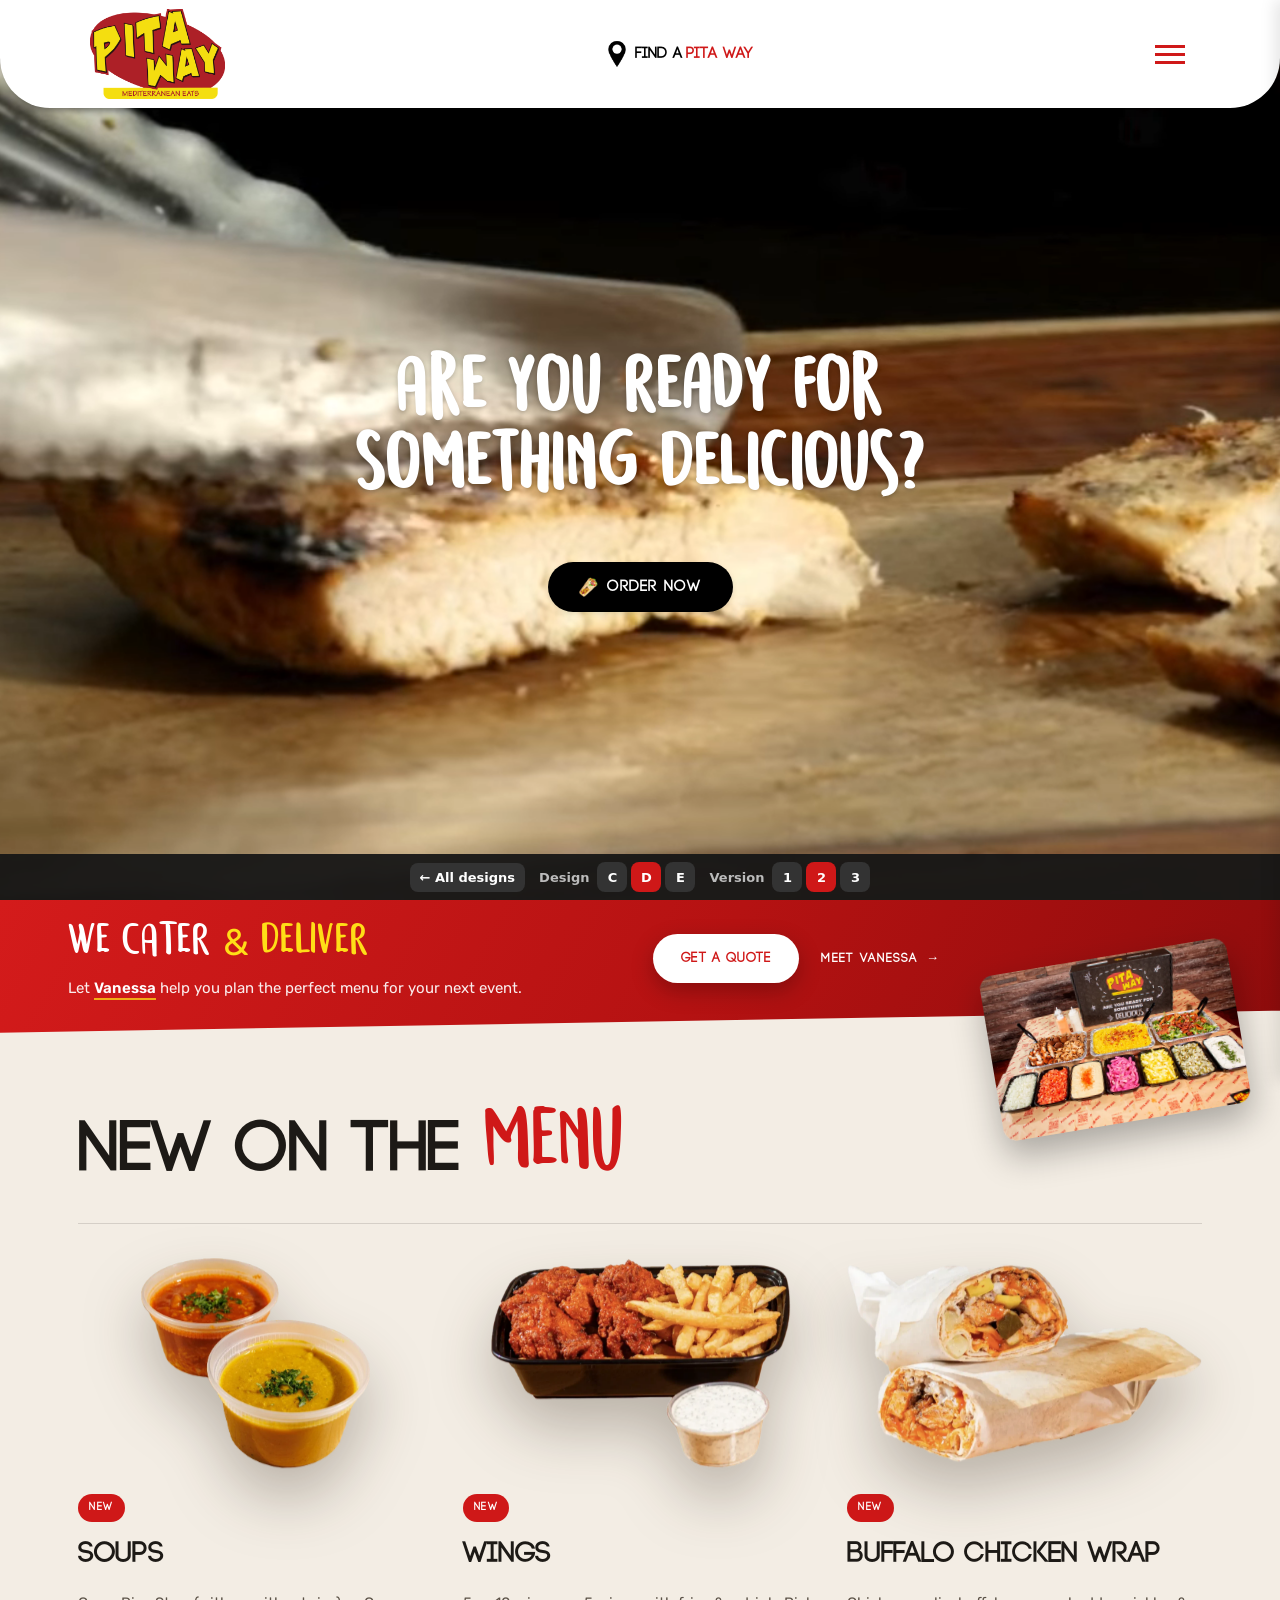
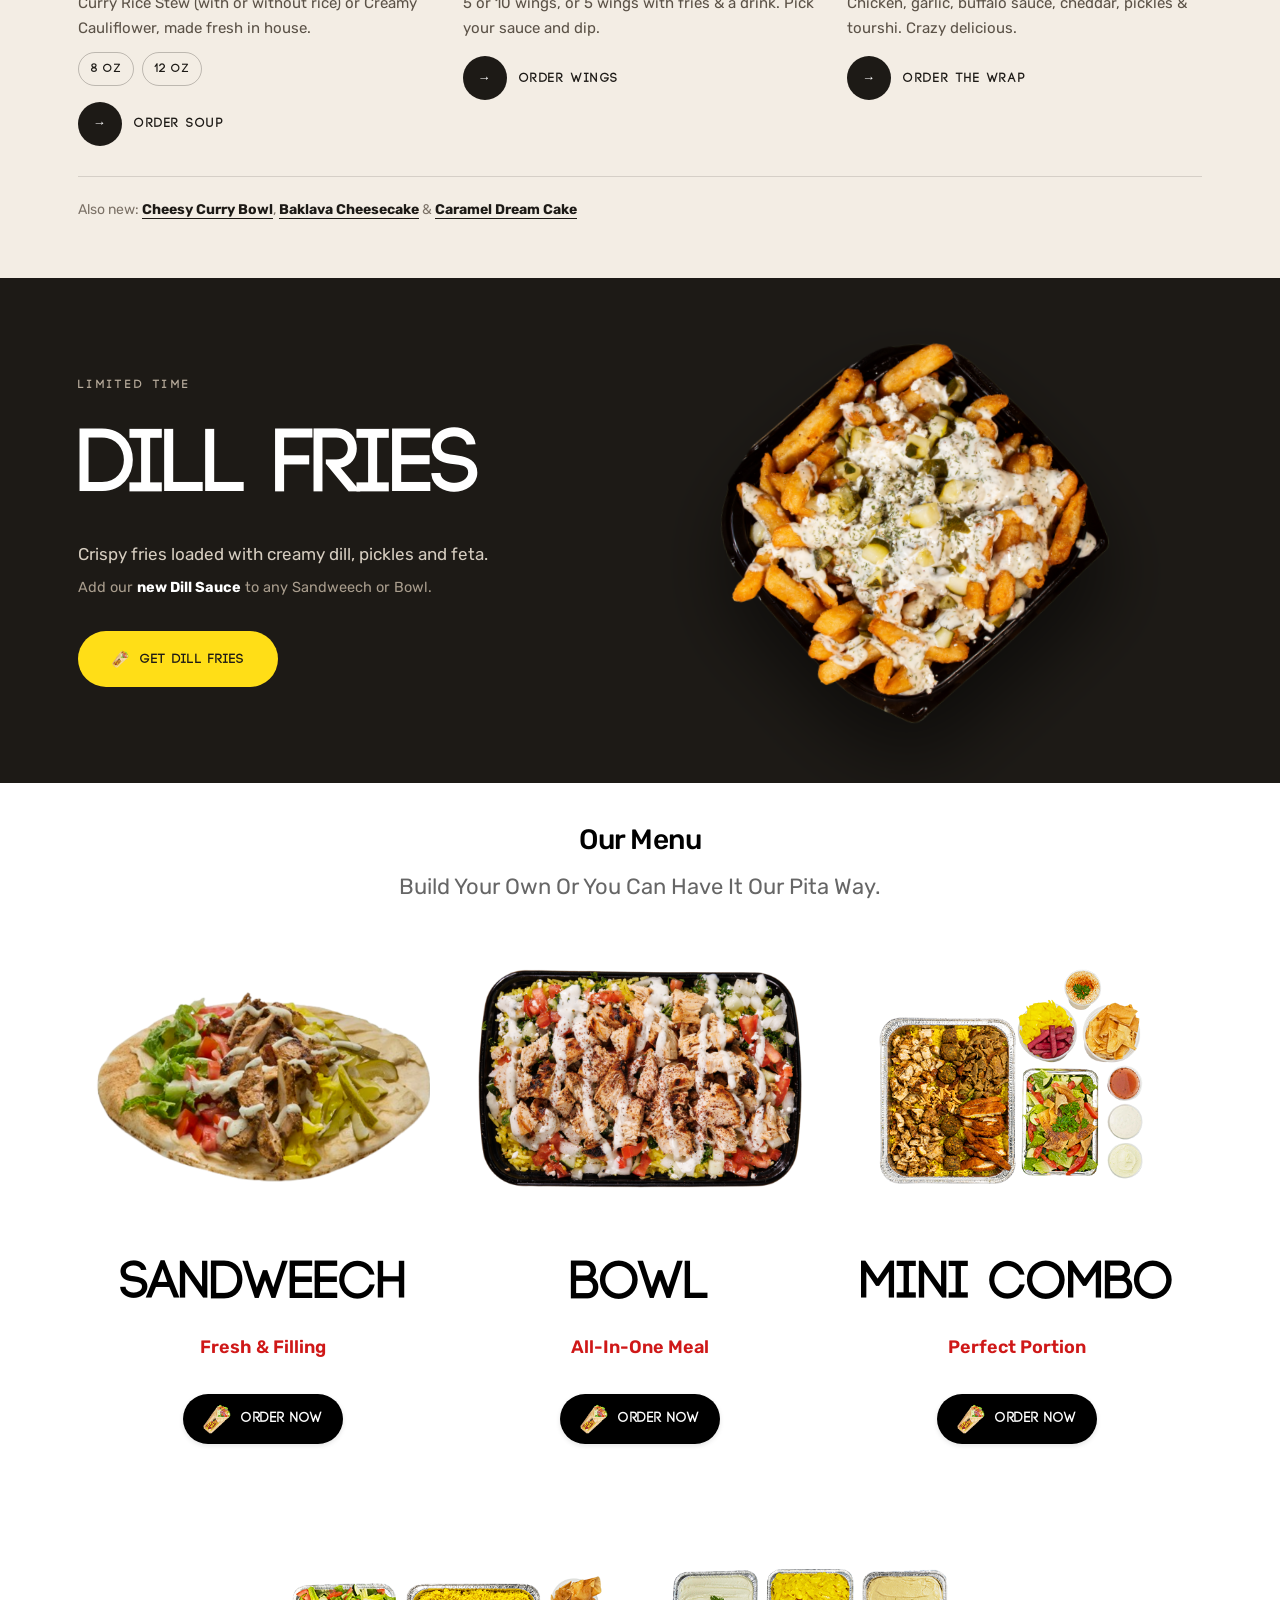
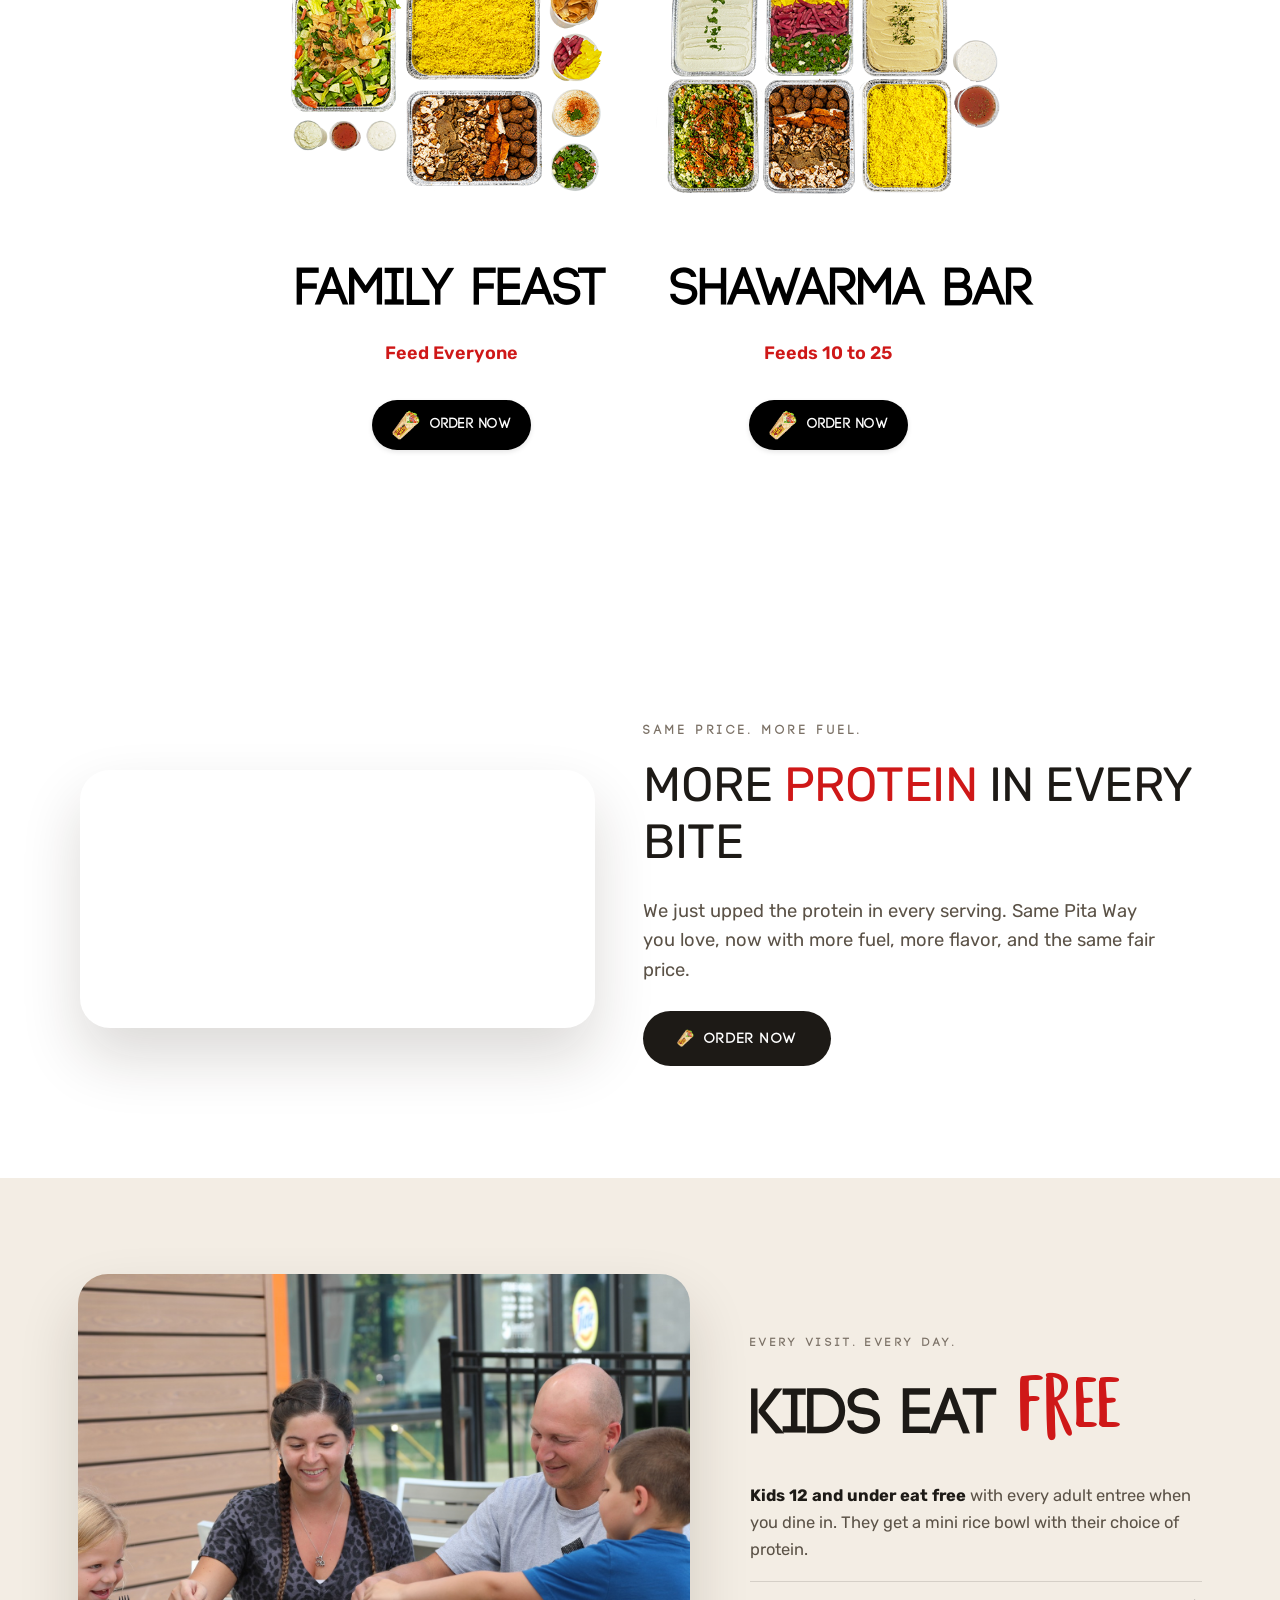
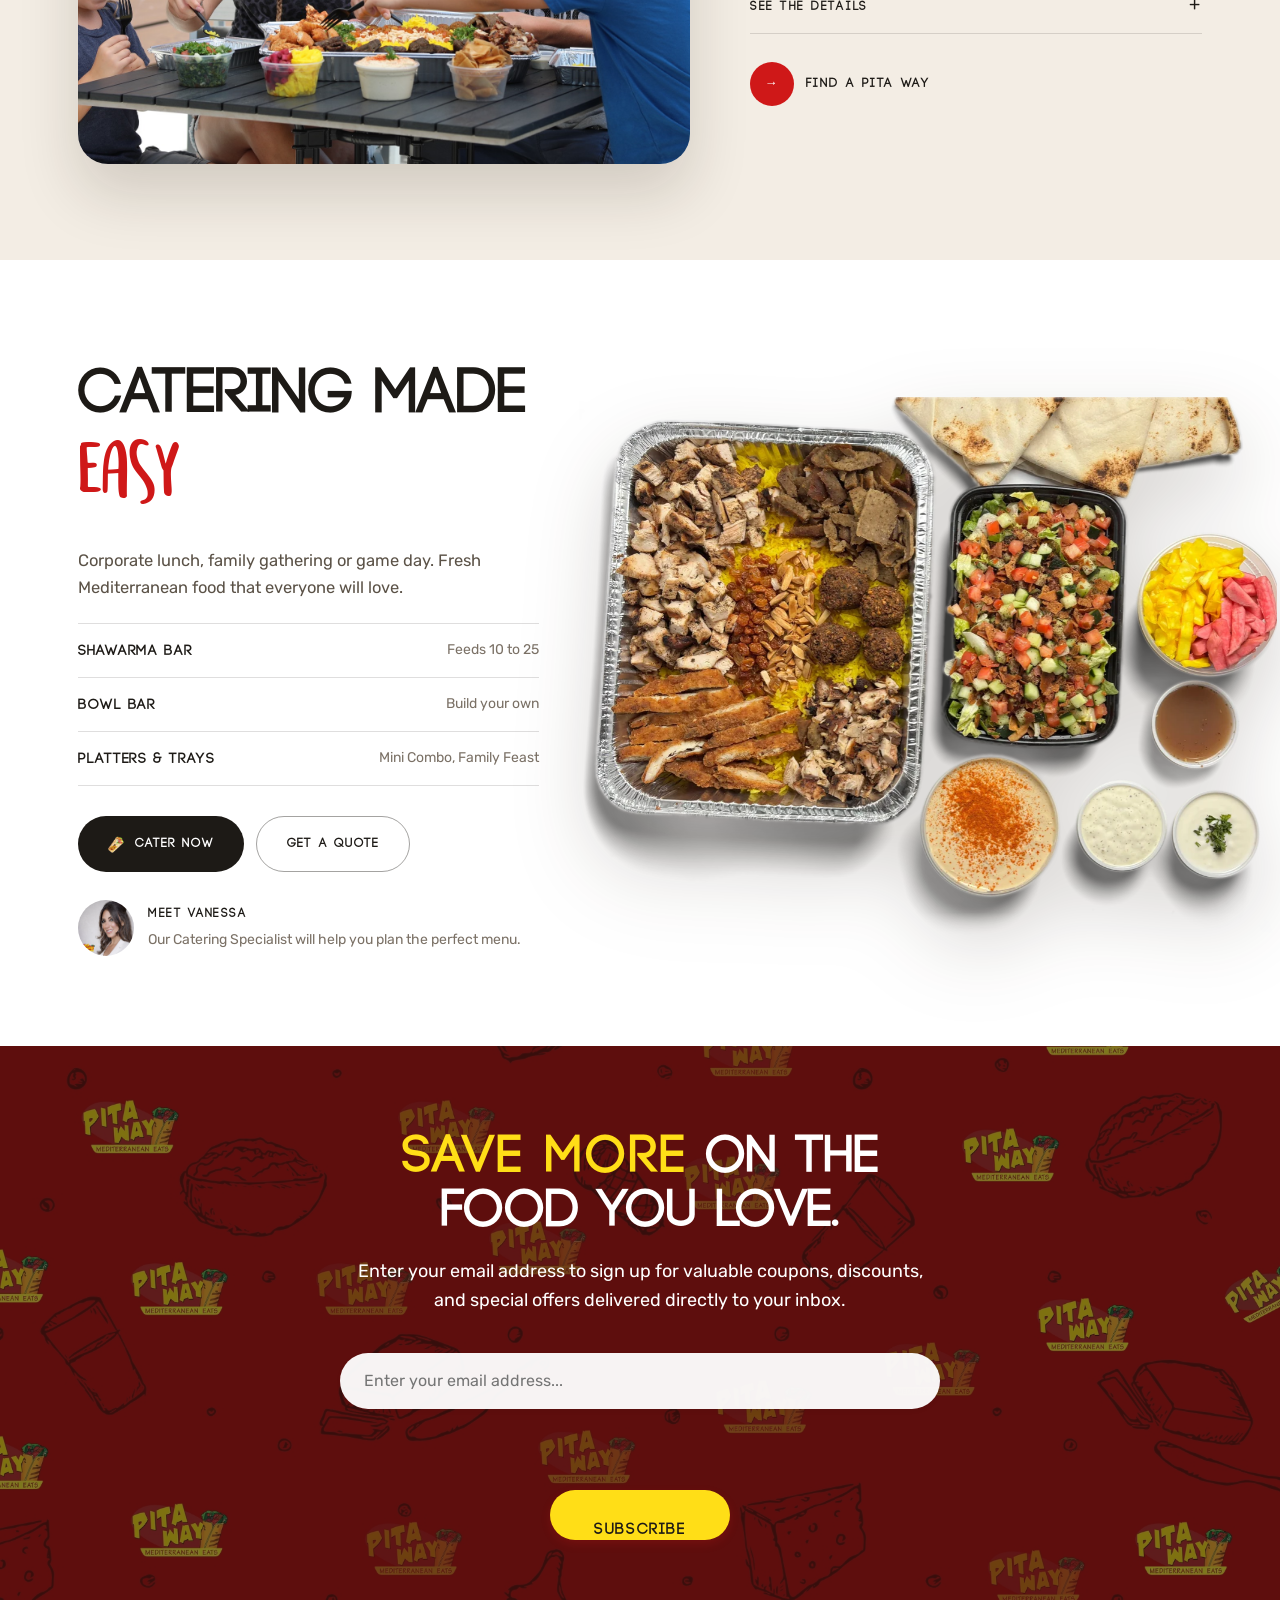
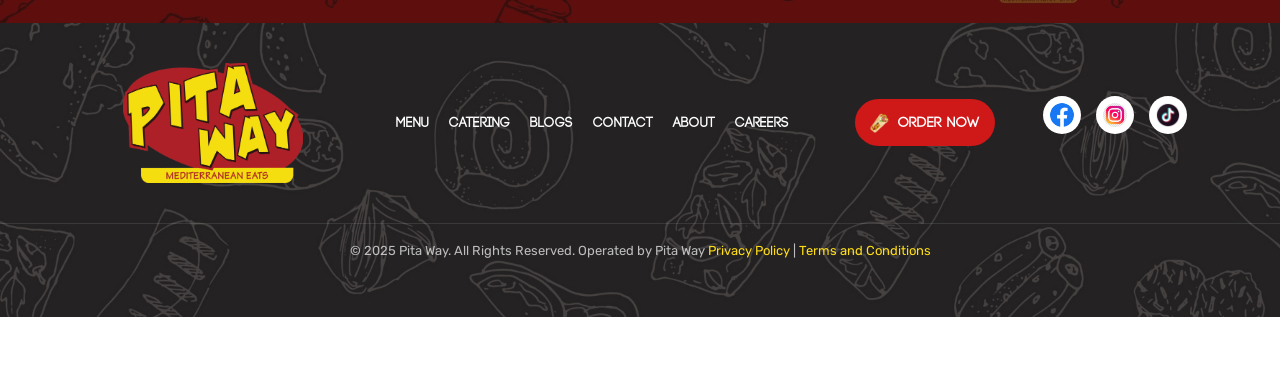
<file: d-cinematic-warm-v2.html>
<!DOCTYPE html>
<html lang="en"><!-- Basic -->
<head>
<meta name="robots" content="noindex,nofollow">

	
    
    <!-- Google tag (gtag.js) -->

	<meta charset="utf-8">

    <meta http-equiv="X-UA-Compatible" content="IE=edge">   
   
    <!-- Mobile Metas -->
    <meta name="viewport" content="width=device-width, initial-scale=1, maximum-scale=1, user-scalable=no">
 
    <!-- Enhanced SEO Meta Tags -->
    <title>PREVIEW proto-d-v2</title>  
    <meta name="keywords" content="mediterranean food near me, halal restaurant, healthy fast food, fresh pita, catering near me, pita way, healthy fast casual food near me, mediterranean bowl, custom sandwiches, fresh mediterranean catering, halal food near me, middle eastern restaurant, healthy lunch options, fast casual dining, fresh ingredients">
    <meta name="description" content="Pita Way makes your sandweeches, bowls, and salads your way, right away – and we serve them up fresh, delicious, and fast.">
    <meta name="a
	thor" content="Pita Way">
    <meta name="robots" content="index, follow">
    <meta name="language" content="English">
    <meta name="geo.region" content="US-MI">
    <meta name="geo.placename" content="Michigan">

    <!-- Open Graph Meta Tags -->
    <meta property="og:site_name" content="Pita Way">
    <meta property="og:title" content="Pita Way Restaurant | Mediterranean Grill">
    <meta property="og:description" content="Pita Way makes your sandweeches, bowls, and salads your way, right away – and we serve them up fresh, delicious, and fast.">
    <meta property="og:type" content="restaurant">
    <meta property="og:url" content="https://pitaway.com">
    <meta property="og:image" content="https://pitaway.com/images/og-logo.png">
    <meta property="og:image:width" content="1200">
    <meta property="og:image:height" content="630">
    <meta property="og:locale" content="en_US">

    <!-- Twitter Card Meta Tags -->
    <meta name="twitter:card" content="summary_large_image">
    <meta name="twitter:site" content="@pitaway">
    <meta name="twitter:title" content="Pita Way Restaurant | Mediterranean Grill">
    <meta name="twitter:description" content="Pita Way makes your sandweeches, bowls, and salads your way, right away – and we serve them up fresh, delicious, and fast.">
    <meta name="twitter:image" content="https://pitaway.com/images/og-logo.png">

    <!-- Canonical URL -->
    <link rel="canonical" href="https://pitaway.com">

	<!-- Site Icons -->
    <!-- Favicon Implementation -->
    <link rel="icon" type="image/x-icon" href="favicon/favicon.ico">
    <link rel="icon" type="image/png" sizes="16x16" href="favicon/favicon-16x16.png">
    <link rel="icon" type="image/png" sizes="32x32" href="favicon/favicon-32x32.png">
    <link rel="icon" type="image/png" sizes="48x48" href="favicon/48x48.png">
    <link rel="icon" type="image/png" sizes="192x192" href="favicon/android-chrome-192x192.png">
    <link rel="icon" type="image/png" sizes="512x512" href="favicon/android-chrome-512x512.png">
    <link rel="apple-touch-icon" sizes="180x180" href="favicon/apple-touch-icon.png">
    <link rel="preconnect" href="https://fonts.googleapis.com">
    <link rel="preconnect" href="https://fonts.gstatic.com" crossorigin>  
    <!-- Bootstrap CSS -->
    <link rel="stylesheet" href="css/bootstrap.min.css">    
	<!-- Site CSS -->
    <link rel="stylesheet" href="css/style.css?v=20261003a">
    <link rel="stylesheet" href="css/animate.css">
    <link rel="stylesheet" href="css/font-awesome.min.css">
    <link rel="stylesheet" href="css/baguetteBox.min.css">
	<link rel="stylesheet" href="https://fonts.googleapis.com/css2?family=Rubik:wght@400;500;700;900&display=swap">
    <!-- Responsive CSS -->
    <link rel="stylesheet" href="css/responsive.css?v=20261003a">
    <!-- Custom CSS -->
    <link rel="stylesheet" href="css/custom.css?v=20261003a">

	<link rel="canonical" href="https://pitaway.com">

<link rel="sitemap" type="application/xml" href="https://pitaway.com/sitemap.xml">


<link rel="preload" href="css/style.css?v=20261003a" as="style">
<link rel="preload" href="images/logo.png?v=20261003a" as="image">
<style>
	/* Video Header Typography Fix with Fallbacks */
	.video-overlay h1 {
	  /* Primary font stack with fallbacks */
	  font-family: -apple-system, BlinkMacSystemFont, "Segoe UI", Roboto, "Helvetica Neue", Arial, sans-serif;
	  /* Fallback for older browsers */
	  font-family: system-ui, -apple-system, BlinkMacSystemFont, "Segoe UI", Roboto, "Helvetica Neue", Arial, sans-serif;
	  
	  /* Font weight with fallback */
	  font-weight: 800;
	  font-weight: 800; /* Explicitly set for better support */
	  
	  /* Size with responsive fallback */
	  font-size: 64px;
	  font-size: 4rem; /* Relative unit fallback */
	  
	  /* Color and styling */
	  color: #fff;
	  color: rgba(255, 255, 255, 1); /* RGBA fallback */
	  
	  /* Spacing */
	  margin-bottom: 20px;
	  margin-top: 0;
	  line-height: 1.1;
	  
	  /* Text effects with vendor prefixes */
	  text-shadow: 0 2px 4px rgba(0, 0, 0, 0.2);
	  letter-spacing: -0.03em;
	  
	  /* Rendering optimizations */
	  text-rendering: optimizeLegibility;
	  -webkit-font-smoothing: antialiased;
	  -moz-osx-font-smoothing: grayscale;
	  
	  /* Prevent text selection issues */
	  -webkit-user-select: none;
	  -moz-user-select: none;
	  -ms-user-select: none;
	  user-select: none;
	}
	
	/* Fallback for browsers that don't support system fonts */
	@supports not (font-family: system-ui) {
	  .video-overlay h1 {
		font-family: -apple-system, BlinkMacSystemFont, "Segoe UI", Roboto, Arial, sans-serif;
	  }
	}
	
	/* Additional fallback for very old browsers */
	.video-overlay h1 strong {
	  font-weight: 800;
	  font-weight: inherit; /* Use parent's font-weight */
	}
	
	/* Mobile responsive adjustments */
	@media screen and (max-width: 768px) {
	  .video-overlay h1 {
		font-size: 48px;
		font-size: 3rem;
		letter-spacing: -0.02em;
	  }
	}
	
	@media screen and (max-width: 480px) {
	  .video-overlay h1 {
		font-size: 36px;
		font-size: 2.25rem;
		letter-spacing: -0.01em;
		line-height: 1.2;
	  }
	}
	
	/* High contrast mode support */
	@media (prefers-contrast: high) {
	  .video-overlay h1 {
		text-shadow: 0 2px 6px rgba(0, 0, 0, 0.4);
	  }
	}
	
	/* Reduced motion support */
	@media (prefers-reduced-motion: reduce) {
	  .video-overlay h1 {
		/* Remove any animations if present */
		animation: none !important;
		transition: none !important;
	  }
	}
	
	/* Print styles */
	@media print {
	  .video-overlay h1 {
		color: #000;
		text-shadow: none;
	  }
	}
	
	/* Brevo form minimal styles */
	.sib-form {
	  background: transparent !important;
	  border: none !important;
	  max-width: none !important;
	}
	#sib-container {
	  background: transparent !important;
	  border: none !important;
	  max-width: none !important;
	}
	.sib-form-message-panel {
	  margin: 0 auto 20px !important;
	  max-width: 500px !important;
	  color: #fff !important;
	}
	.sib-form-message-panel__inner-text {
	  color: #fff !important;
	}
	/* Hide loader icon if present */
	.sib-hide-loader-icon {
	  display: none !important;
	}
	/* Center the reCAPTCHA */
	.g-recaptcha {
	  display: inline-block !important;
	}

	/* === Brand Fonts === */
	/* Semringah — display script for hero + descriptive copy */
	@font-face {
	  font-family: 'Semringah';
	  src: url('fonts/Semringah.ttf') format('truetype');
	  font-weight: normal;
	  font-style: normal;
	  font-display: swap;
	}
	/* Code Bold — primary bold headings */
	@font-face {
	  font-family: 'Code Bold';
	  src: url('fonts/cbold.otf') format('opentype');
	  font-weight: bold;
	  font-style: normal;
	  font-display: swap;
	}

	/* Semringah: big display headings (hero + section titles) */
	.video-overlay h1 {
	  font-family: 'Semringah', -apple-system, BlinkMacSystemFont, "Segoe UI", Roboto, "Helvetica Neue", Arial, sans-serif !important;
	  letter-spacing: 0.04em;
	}
	.protein-promo-title,
	.heading-title h2,
	.gsb-feature__title,
	.catering-banner-text h3,
	.about-section-box h1,
	.kids-banner-content h2,
	.qt-box .lead strong,
	.qt-box .highlight {
	  font-family: 'Semringah', 'Rubik', sans-serif !important;
	  letter-spacing: 0.04em !important;
	}

	/* Rubik for descriptive/lead copy — more legible */
	.protein-promo-sub,
	.gsb-feature__lead,
	.catering-banner-text p,
	.our-team .team-content .post,
	.about-section-box p,
	.qt-box p {
	  font-family: 'Rubik', sans-serif !important;
	  letter-spacing: normal !important;
	}

	/* Code Bold: smaller eyebrows/sub-headings + button labels + nav */
	.our-team .team-content .title,
	.gsb-feature__eyebrow,
	.catering-banner-btn,
	.about-section-box h4,
	.kids-banner-tagline,
	.menu-order-btn,
	.btn-outline-new-white,
	.footer-order-btn,
	.footer-nav a,
	.order-now-btn .nav-link,
	.find-location-btn .pita-text,
	.find-location-btn .find-text,
	.navbar-nav .nav-link {
	  font-family: 'Code Bold', 'Rubik', Impact, "Arial Black", sans-serif;
	  font-weight: bold;
	}

	</style>
	
	<meta name="google-site-verification" content="F0Gl7q_VxexggoLAYaUr-yNTG2GsaGG8ayMvm2vGKQY" />
<style>
  /* "Our Menu" section: seamless white to match sections above */
  .stuff-box { background-image: none !important; background-color: #fff !important; }
  .stuff-box:before { display: none !important; content: none !important; }

  /* Match the clean "They're Back, And There's More" typeface (Rubik) on the
     protein band + home "Our Menu" titles instead of the Semringah script font */
  .protein-promo-title { font-family: 'Rubik', sans-serif !important; letter-spacing: -0.5px !important; }
  .stuff-box .heading-title h2 { font-family: 'Rubik', sans-serif !important; letter-spacing: -0.5px !important; }
  .stuff-box .heading-title p { font-family: 'Rubik', sans-serif !important; }
</style>
</head>

<body>
	

<!-- Start header -->
<header class="top-navbar">
	<nav class="navbar navbar-expand-lg navbar-light bg-light">
	<div class="container">
		<a class="navbar-brand" href="/">
			<img src="images/logo.png?v=20261003a" alt="Pita Way Logo" />
			</a>
	
	<!-- Find a Pita Way Button - Mobile Only -->
	<div class="find-location-btn d-lg-none">
	  <a class="nav-link" href="https://onlineorders.pitaway.com">
		<img loading="lazy" src="images/location-icon.png" alt="Location">
		<span class="find-text">FIND A</span>
		<span class="pita-text">PITA WAY</span>
	  </a>
	</div>
	
	<button class="navbar-toggler" type="button" data-toggle="collapse" data-target="#navbars-rs-food" aria-controls="navbars-rs-food" aria-expanded="false" aria-label="Toggle navigation">
	<span class="navbar-toggler-icon"></span>
	</button>
	<div class="collapse navbar-collapse" id="navbars-rs-food">
	<ul class="navbar-nav ml-auto">
		<li class="nav-item"><a class="nav-link" href="/menu">Menu</a></li>
		<li class="nav-item"><a class="nav-link" href="/catering">Catering</a></li>
		<li class="nav-item"><a class="nav-link" href="/locations">Locations</a></li>
		<li class="nav-item"><a class="nav-link" href="/specials">Specials</a></li>
		<li class="nav-item"><a class="nav-link" href="/careers">Careers</a></li>
		<li class="nav-item"><a class="nav-link" href="/about">About</a></li>
		<li class="nav-item"><a class="nav-link" href="/giftcards">Gift Cards</a></li>
		<li class="nav-item"><a class="nav-link" href="/contact">Contact</a></li>
	<li class="order-now-btn">
	<a class="nav-link" href="https://onlineorders.pitaway.com">
	<img loading="lazy" src="images/WebiconPNG.png" alt="Order">Order Now</span>
	</a>
	</li>
	</ul>
	</div>
	</div>
	</nav>
	</header>
   <!-- End header -->
	
 
 
   <!-- Start Video Header -->
<div class="video-header">
	<video autoplay muted loop playsinline preload="metadata" poster="images/video-poster.webp">
		<source src="images/Pitawayheader.mp4" type="video/mp4">
		<source src="images/Pitawayheader.webm" type="video/webm">

	  </video>
	<div class="video-overlay">
	<div class="container">
	<div class="row">
	<div class="col-md-12 text-center">
		<h1 class="m-b-20">Are You Ready For <br>Something Delicious?</h1>
	<p><a class="btn btn-lg btn-circle btn-outline-new-white" href="https://onlineorders.pitaway.com">
	<img loading="lazy" src="images/WebiconPNG.png" alt="Order">ORDER NOW
	</a></p>
	</div>
	</div>
	</div>
	</div>
   </div>
   <!-- End Video Header -->

   <!-- Catering Banner -->
   <style>
     /* ===== Catering band: slim strip, angled red edge, one hero tray flowing onto the white ===== */
     .catering-banner.cb2 { background: #fff; padding: 0; overflow: visible; overflow-x: clip; z-index: 2; position: relative; --cut: 22px; margin-bottom: 20px; }
     .catering-banner.cb2::before {
       content: ""; position: absolute; inset: 0; width: auto; height: auto; top: 0; right: 0; border-radius: 0;
       background:
         linear-gradient(120deg, #d41b1b 0%, #b51212 55%, #8f0c0c 100%);
       clip-path: polygon(0 0, 100% 0, 100% calc(100% - var(--cut)), 0 100%);
     }
     .cb2 .cb2-wrap { position: relative; z-index: 2; max-width: 1200px; margin: 0 auto; padding: 18px 290px calc(18px + var(--cut) * 0.7) 28px; display: flex; align-items: center; justify-content: space-between; gap: 36px; }
     .cb2 .catering-banner-text { flex: 0 1 auto; color: #fff; }
     .cb2 .cb2-eyebrow { display: none; align-items: center; gap: 10px; font-family: 'Code Bold','Rubik',sans-serif; font-size: 11px; letter-spacing: .22em; text-transform: uppercase; color: #ffde17; margin-bottom: 8px; }
     .cb2 .cb2-eyebrow::before { content: ""; width: 26px; height: 2px; background: #ffde17; display: inline-block; }
     .cb2 .catering-banner-text h3 { font-size: clamp(30px, 2.9vw, 38px); line-height: 1; margin: 0 0 5px; color: #fff; letter-spacing: .02em !important; text-transform: uppercase; font-weight: 400; white-space: nowrap; }
     .cb2 .catering-banner-text h3 span { color: #ffde17; }
     .cb2 .catering-banner-text p { font-size: 15px; line-height: 1.45; color: rgba(255,255,255,.92); margin: 0; }
     .cb2 .catering-banner-text p a { color: #fff; font-weight: 600; text-decoration: none; border-bottom: 2px solid rgba(255,222,23,.75); padding-bottom: 1px; transition: border-color .2s ease, color .2s ease; }
     .cb2 .catering-banner-text p a:hover { color: #ffde17; border-color: #ffde17; }
     .cb2 .cb2-actions { display: flex; align-items: center; gap: 22px; flex: none; }
     .cb2 .catering-banner-btn { padding: 12px 28px; font-size: 14px; box-shadow: 0 8px 22px rgba(0,0,0,.26); white-space: nowrap; }
     .cb2 .cb2-link { font-family: 'Code Bold','Rubik',sans-serif; font-size: 13px; letter-spacing: .08em; text-transform: uppercase; color: #fff; text-decoration: none; display: inline-flex; align-items: center; gap: 8px; white-space: nowrap; }
     .cb2 .cb2-link i { display: inline-block; font-style: normal; transition: transform .25s ease; }
     .cb2 .cb2-link:hover { color: #ffde17; text-decoration: none; }
     .cb2 .cb2-link:hover i { transform: translateX(5px); }

     /* hero tray */
     .cb2 .cb2-tray { position: absolute; z-index: 3; right: max(10px, calc(50% - 600px)); bottom: -70px; width: 236px; pointer-events: none;
       transform: translate3d(calc(var(--tray-in, 0) * 1px), calc(var(--tray-y, 0) * 1px), 0) rotate(calc(-8deg + var(--tray-r, 0) * 1deg)); will-change: transform; }
     .cb2 .cb2-tray img { width: 100%; height: auto; display: block; }

     /* reveal (only when the script is running, so content can never stay hidden) */
     .cb2.cb2-js .cb2-rise { opacity: 0; transform: translateY(14px); transition: opacity .6s ease, transform .6s cubic-bezier(.2,.7,.2,1); }
     .cb2.cb2-js.is-in .cb2-rise { opacity: 1; transform: none; }
     .cb2.cb2-js.is-in .cb2-rise:nth-child(2) { transition-delay: .07s; }
     .cb2.cb2-js.is-in .cb2-rise:nth-child(3) { transition-delay: .14s; }
     .cb2.cb2-js.is-in .cb2-actions.cb2-rise { transition-delay: .2s; }
     .cb2.cb2-js .cb2-tray { opacity: 0; transition: opacity .6s ease; }
     .cb2.cb2-js.is-in .cb2-tray { opacity: 1; }
     @media (prefers-reduced-motion: reduce) { .cb2 .cb2-rise, .cb2 .cb2-tray { opacity: 1 !important; transition: none; } .cb2 .cb2-rise { transform: none; } }
     #catering-specialist { scroll-margin-top: 120px; }

     @media (max-width: 1199px) {
       .cb2 .cb2-wrap { padding-right: 250px; gap: 24px; }
       .cb2 .cb2-tray { width: 220px; right: 6px; bottom: -64px; }
       .cb2 .cb2-link { display: none; }
     }
     @media (max-width: 991px) {
       .cb2 .cb2-wrap { padding-right: 200px; }
       .cb2 .catering-banner-text h3 { font-size: 28px; }
       .cb2 .catering-banner-text p { font-size: 14px; }
       .cb2 .cb2-tray { width: 190px; right: -4px; bottom: -52px; }
     }
     /* Phones keep the earlier strip exactly as it was (block below); the redesigned band is desktop + tablet only */
     @media (max-width: 768px) { .catering-banner.cb2 { display: none; } }
     @media (min-width: 769px) { .catering-banner.cb-phone { display: none; } }
     .catering-banner.cb-phone {
       overflow: visible; z-index: 2;
       background:
         radial-gradient(circle at calc(110% - 200px) calc(-50% + 200px), rgba(255,255,255,0.05) 0, rgba(255,255,255,0.05) 200px, transparent 201px),
         linear-gradient(135deg, #CF1818 0%, #a81414 100%);
       padding: 24px 0 124px; margin-bottom: 40px;
     }
     .catering-banner.cb-phone::before { display: none; }
     .catering-banner.cb-phone .banner-food-left {
       opacity: 1; top: auto; left: 50%; bottom: -84px;
       filter: none;
       transform: translateX(-50%) rotate(-7deg);
       animation: cateringTrayFloat 7s ease-in-out infinite;
     }
     .catering-banner.cb-phone .banner-food-left img { width: 290px; max-width: 78vw; height: auto; display: block; }
     @keyframes cateringTrayFloat {
       0%, 100% { transform: translateX(-50%) translateY(0) rotate(-7deg); }
       50% { transform: translateX(-50%) translateY(-7px) rotate(-5.5deg); }
     }
     @media (prefers-reduced-motion: reduce) { .catering-banner.cb-phone .banner-food-left { animation: none !important; } }
   </style>
   <div class="catering-banner cb2" id="catering-band">
	   <div class="cb2-tray" aria-hidden="true">
		   <img loading="lazy" src="backgrounds/catering-bar.webp?v=20261123b" width="1000" height="667" alt="Pita Way Shawarma and Bowl Bar catering" class="cb-photo">
	   </div>
	   <div class="cb2-wrap">
		   <div class="catering-banner-text">
			   <span class="cb2-eyebrow cb2-rise">Pita Way Catering</span>
			   <h3 class="cb2-rise">We cater <span>&amp; deliver</span></h3>
			   <p class="cb2-rise">Let <a href="#catering-specialist">Vanessa</a> help you plan the perfect menu for your next event.</p>
		   </div>
		   <div class="cb2-actions cb2-rise">
			   <a href="catering.html" class="catering-banner-btn">Get a Quote</a>
			   <a href="#catering-specialist" class="cb2-link">Meet Vanessa <i>&rarr;</i></a>
		   </div>
	   </div>
   </div>
   <script>
   (function () {
     var band = document.getElementById('catering-band'); if (!band) return;
     band.classList.add('cb2-js');
     var reduce = window.matchMedia && window.matchMedia('(prefers-reduced-motion: reduce)').matches;
     if (reduce || !('IntersectionObserver' in window)) { band.classList.add('is-in'); return; }
     var tray = band.querySelector('.cb2-tray'), ticking = false, active = false;
     function frame() {
       ticking = false;
       var r = band.getBoundingClientRect(), vh = window.innerHeight || 800;
       // p: 0 when the band enters from the bottom, 1 when it leaves through the top
       var p = Math.min(1, Math.max(0, (vh - r.top) / (vh + r.height)));
       var enter = Math.min(1, p / 0.42), ease = 1 - Math.pow(1 - enter, 3);
       tray.style.setProperty('--tray-in', ((1 - ease) * 70).toFixed(1));
       tray.style.setProperty('--tray-r', ((1 - ease) * 6 + (p - 0.5) * -3).toFixed(2));
       tray.style.setProperty('--tray-y', ((0.5 - p) * 12).toFixed(1));
     }
     function onScroll() { if (active && !ticking) { ticking = true; requestAnimationFrame(frame); } }
     new IntersectionObserver(function (es) {
       es.forEach(function (e) { active = e.isIntersecting; if (active) { band.classList.add('is-in'); frame(); } });
     }, { rootMargin: '0px 0px -8% 0px' }).observe(band);
     band.querySelectorAll('a[href="#catering-specialist"]').forEach(function (a) {
       a.addEventListener('click', function (ev) {
         var t = document.getElementById('catering-specialist'); if (!t) return;
         ev.preventDefault(); t.scrollIntoView({ behavior: 'smooth', block: 'start' });
       });
     });
     window.addEventListener('scroll', onScroll, { passive: true });
     window.addEventListener('resize', onScroll, { passive: true });
   })();
   </script>
   <!-- Catering strip, phone version (unchanged earlier design) -->
   <div class="catering-banner cb-phone">
	   <div class="banner-food-decor banner-food-left">
		   <img loading="lazy" src="backgrounds/catering-bar.webp?v=20261123b" width="1000" height="667" alt="Pita Way Shawarma and Bowl Bar catering" class="cb-photo">
	   </div>
	   <div class="container">
		   <div class="catering-banner-content">
			   <div class="catering-banner-text">
				   <h3>We cater and deliver!</h3>
				   <p>Let Vanessa help you plan the perfect menu for your next event</p>
			   </div>
			   <div class="catering-banner-cta">
				   <a href="catering.html" class="catering-banner-btn">Get a Quote</a>
			   </div>
		   </div>
	   </div>
   </div>
   <!-- End Catering Banner -->

   <!-- === New Additions Feature === -->
<!-- Prototype D "Cinematic Warm": stone canvas, big product frames with gentle scroll drift, charcoal Dill Fries feature -->
<style>
  .nwk { --stone:#f3ede4; --ink:#1d1a16; --muted:#7b7166; --red:#cf1818; --yellow:#ffde17; background:var(--stone); color:var(--ink); padding:96px 0 84px; overflow:hidden; }
  .nwk__in { max-width:1180px; margin:0 auto; padding:0 28px; }
  .nwk__head { display:flex; align-items:flex-end; justify-content:space-between; gap:24px; padding-bottom:28px; margin-bottom:18px; border-bottom:1px solid rgba(29,26,22,.14); }
  .nwk__kicker { display:block; font-family:'Code Bold','Rubik',sans-serif; font-size:12px; letter-spacing:.28em; text-transform:uppercase; color:var(--muted); margin-bottom:14px; }
  .nwk__title { font-family:'Code Bold','Rubik',sans-serif; font-size:clamp(40px,5.6vw,76px); line-height:.95; letter-spacing:-.02em; text-transform:uppercase; margin:0; color:var(--ink); }
  .nwk__title em { font-family:'Semringah',cursive; font-style:normal; text-transform:none; letter-spacing:0; color:var(--red); }
  .nwk__note { max-width:300px; font-size:15px; line-height:1.6; color:var(--muted); margin:0; }

  .fr { display:grid; grid-template-columns:1.1fr .9fr; align-items:center; gap:56px; padding:46px 0; border-bottom:1px solid rgba(29,26,22,.14); }
  .fr:nth-child(even) { grid-template-columns:.9fr 1.1fr; }
  .fr:nth-child(even) .fr__media { order:2; }
  .fr__media { position:relative; height:380px; display:grid; place-items:center; }
  .fr__img { position:relative; width:min(88%,470px); max-height:330px; object-fit:contain; filter:drop-shadow(0 30px 30px rgba(40,25,10,.28)); transform:translate3d(0, var(--drift,0px), 0); will-change:transform; }
  .fr--soup .fr__img { width:min(66%,350px); }
  .fr__new { display:inline-block; font-family:'Code Bold','Rubik',sans-serif; font-size:11px; letter-spacing:.14em; text-transform:uppercase; color:#fff; background:var(--red); padding:4px 11px; border-radius:999px; margin-bottom:14px; }
  .fr__name { font-family:'Code Bold','Rubik',sans-serif; font-size:clamp(34px,3.8vw,52px); line-height:.98; text-transform:uppercase; letter-spacing:-.01em; margin:0 0 14px; color:var(--ink); }
  .fr__name small { display:block; font-family:'Semringah',cursive; font-size:.52em; text-transform:none; letter-spacing:0; color:var(--red); margin-bottom:4px; }
  .fr__desc { font-size:16.5px; line-height:1.65; color:#5b5247; margin:0 0 22px; max-width:400px; }
  .fr__meta { display:flex; gap:8px; margin:-8px 0 22px; }
  .fr__meta b { font-family:'Code Bold','Rubik',sans-serif; font-weight:400; font-size:12px; letter-spacing:.1em; border:1px solid rgba(29,26,22,.25); border-radius:999px; padding:5px 12px; }
  .fr__link { display:inline-flex; align-items:center; gap:12px; font-family:'Code Bold','Rubik',sans-serif; font-size:13px; letter-spacing:.12em; text-transform:uppercase; color:var(--ink); text-decoration:none; }
  .fr__link i { font-style:normal; width:44px; height:44px; border-radius:50%; display:grid; place-items:center; background:var(--ink); color:#fff; transition:background .3s ease, transform .3s ease; }
  .fr__link:hover { color:var(--red); text-decoration:none; }
  .fr__link:hover i { background:var(--red); transform:translateX(4px); }
  .nwk__also { margin:28px 0 0; font-size:14px; color:var(--muted); }
  .nwk__also a { color:var(--ink); font-weight:700; text-decoration:none; border-bottom:1px solid var(--ink); }
  .nwk__also a:hover { color:var(--red); border-color:var(--red); text-decoration:none; }

  /* Dill Fries: charcoal cinematic feature */
  .dlk { background:#1d1a16; color:#f3ede4; position:relative; overflow:hidden; }
  .dlk__in { max-width:1180px; margin:0 auto; padding:96px 28px; display:grid; grid-template-columns:1fr 1.1fr; align-items:center; gap:30px; position:relative; }
  .dlk__kicker { display:block; font-family:'Code Bold','Rubik',sans-serif; font-size:12px; letter-spacing:.28em; text-transform:uppercase; color:#b9ad9d; margin-bottom:16px; }
  .dlk__name { font-family:'Code Bold','Rubik',sans-serif; font-size:clamp(52px,7vw,104px); line-height:.9; letter-spacing:-.02em; text-transform:uppercase; margin:0 0 10px; color:#fff; }
  .dlk__pun { font-family:'Semringah',cursive; font-size:clamp(28px,3vw,40px); color:var(--yellow,#ffde17); margin:0 0 22px; line-height:1; }
  .dlk__desc { font-size:17px; line-height:1.65; color:#d6cdc0; margin:0 0 8px; max-width:430px; }
  .dlk__plus { font-size:14.5px; line-height:1.6; color:#a99d8d; margin:0 0 32px; max-width:430px; }
  .dlk__plus b { color:#fff; }
  .dlk__btn { display:inline-flex; align-items:center; gap:10px; padding:16px 34px; border-radius:999px; background:#ffde17; color:#1d1a16; font-family:'Code Bold','Rubik',sans-serif; font-size:13.5px; letter-spacing:.08em; text-transform:uppercase; text-decoration:none; transition:transform .3s ease, background .3s ease; }
  .dlk__btn:hover { background:#fff; color:#1d1a16; transform:translateY(-2px); text-decoration:none; }
  .dlk__btn img { width:18px; }
  .dlk__media { position:relative; display:grid; place-items:center; min-height:440px; }
  .dlk__media img { position:relative; width:min(100%,540px); filter:drop-shadow(0 40px 40px rgba(0,0,0,.55)); transform:translate3d(0, var(--drift,0px), 0) rotate(-6deg); will-change:transform; }
  .dlk__lt { position:absolute; left:4%; bottom:4%; font-family:'Code Bold','Rubik',sans-serif; font-size:11.5px; letter-spacing:.2em; text-transform:uppercase; color:#1d1a16; background:#f3ede4; padding:8px 14px; border-radius:999px; }

  .nw-js .nw-rise { opacity:0; transform:translateY(26px); transition:opacity .9s ease, transform .9s cubic-bezier(.2,.7,.2,1); }
  .nw-js .nw-rise.is-in { opacity:1; transform:none; }
  @media (prefers-reduced-motion:reduce){ .nw-js .nw-rise{ opacity:1; transform:none; transition:none; } .fr__img, .dlk__media img { transform:none !important; } }

  @media (max-width:991px){
    .fr, .fr:nth-child(even) { gap:28px; }
    .fr__media { height:300px; }
    .dlk__in { padding:76px 28px; }
  }
  @media (max-width:700px){
    .nwk { padding:60px 0 52px; }
    .nwk__in { padding:0 16px; }
    .nwk__head { display:block; padding-bottom:20px; margin-bottom:4px; }
    .nwk__note { margin-top:14px; font-size:14px; max-width:none; }
    .fr, .fr:nth-child(even) { grid-template-columns:42% 1fr; gap:14px; padding:22px 0; }
    .fr:nth-child(even) .fr__media { order:0; }
    .fr__media { height:150px; }
    .fr__img, .fr--soup .fr__img { width:100%; max-height:120px; }
    .fr--soup .fr__img { width:86%; }
    .fr__new { font-size:9.5px; padding:3px 9px; margin-bottom:8px; }
    .fr__name { font-size:22px; margin-bottom:6px; }
    .fr__name small { display:none; }
    .fr__desc { font-size:13.5px; line-height:1.5; margin-bottom:10px; }
    .fr__meta { display:none; }
    .fr__link { font-size:11px; gap:8px; }
    .fr__link i { width:30px; height:30px; font-size:13px; }
    .nwk__also { font-size:13.5px; line-height:1.9; margin-top:20px; }
    .dlk__in { grid-template-columns:1fr; padding:56px 16px 60px; gap:10px; }
    .dlk__media { order:-1; min-height:0; margin-bottom:10px; }
    .dlk__media img { width:78%; }
    .dlk__desc { font-size:15px; }
    .dlk__btn { width:100%; justify-content:center; }
  }
  @media (max-width:360px){
    .fr, .fr:nth-child(even) { grid-template-columns:38% 1fr; }
    .fr__name { font-size:19px; }
    .fr__desc { font-size:12.5px; }
  }
  /* compact: three items side by side so the menu is close */
  @media (min-width:701px){
    .nwk { padding:64px 0 56px; }
    .nwk__head { padding-bottom:20px; margin-bottom:30px; }
    .nwk__frames { display:grid; grid-template-columns:repeat(3,1fr); gap:30px; }
    .fr, .fr:nth-child(even) { display:flex; flex-direction:column; gap:0; padding:0; border:0; }
    .fr:nth-child(even) .fr__media { order:0; }
    .fr__media { height:220px; margin-bottom:18px; }
    .fr__img, .fr--soup .fr__img { width:auto; max-width:100%; max-height:210px; }
    .fr__name { font-size:clamp(24px,2.3vw,32px); margin-bottom:10px; }
    .fr__desc { font-size:15px; margin-bottom:16px; }
    .fr__meta { margin:-4px 0 16px; }
    .nwk__also { margin-top:30px; padding-top:20px; border-top:1px solid rgba(29,26,22,.14); }
    .dlk__in { padding:56px 28px; }
    .dlk__media { min-height:0; }
    .dlk__media img { width:min(100%,400px); }
  }
  @media (max-width:700px){
    .nwk { padding:44px 0 36px; }
    .nwk__head { padding-bottom:14px; }
    .fr, .fr:nth-child(even) { padding:14px 0; }
    .fr__media { height:120px; }
    .fr__desc { margin-bottom:8px; }
    .dlk__in { padding:40px 16px 44px; }
    .dlk__media img { width:56%; }
    .dlk__media { margin-bottom:0; }
    .dlk__name { font-size:46px; }
    .dlk__plus { margin-bottom:20px; }
  }

</style>

<section class="nwk" aria-label="New at Pita Way">
  <div class="nwk__in">
    <div class="nwk__head nw-rise">
      <div><h2 class="nwk__title">New on the <em>menu</em></h2></div>
    </div>
    <div class="nwk__frames">
      <article class="fr fr--soup">
        <div class="fr__media nw-rise"><img class="fr__img" data-drift="18" loading="lazy" src="menu-images/soup.webp?v=20261104" alt="Curry Rice Stew and Creamy Cauliflower soups"></div>
        <div class="nw-rise"><span class="fr__new">New</span>
          <h3 class="fr__name">Soups</h3>
          <p class="fr__desc">Curry Rice Stew (with or without rice) or Creamy Cauliflower, made fresh in house.</p>
          <div class="fr__meta"><b>8 oz</b><b>12 oz</b></div>
          <a class="fr__link" href="https://onlineorders.pitaway.com"><i>&rarr;</i>Order soup</a></div>
      </article>
      <article class="fr fr--wings">
        <div class="fr__media nw-rise"><img class="fr__img" data-drift="18" loading="lazy" src="menu-images/wings.webp?v=20261104" alt="Wings with fries and dip"></div>
        <div class="nw-rise"><span class="fr__new">New</span>
          <h3 class="fr__name">Wings</h3>
          <p class="fr__desc">5 or 10 wings, or 5 wings with fries &amp; a drink. Pick your sauce and dip.</p>
          <a class="fr__link" href="https://onlineorders.pitaway.com"><i>&rarr;</i>Order wings</a></div>
      </article>
      <article class="fr fr--wrap">
        <div class="fr__media nw-rise"><img class="fr__img" data-drift="18" loading="lazy" src="menu-images/buffalo-wrap.webp?v=20261123" alt="Buffalo Chicken Wrap"></div>
        <div class="nw-rise"><span class="fr__new">New</span>
          <h3 class="fr__name">Buffalo Chicken Wrap</h3>
          <p class="fr__desc">Chicken, garlic, buffalo sauce, cheddar, pickles &amp; tourshi. Crazy delicious.</p>
          <a class="fr__link" href="https://onlineorders.pitaway.com"><i>&rarr;</i>Order the wrap</a></div>
      </article>
    </div>
    <p class="nwk__also nw-rise">Also new: <a href="menu.html">Cheesy Curry Bowl</a>, <a href="menu/desserts">Baklava Cheesecake</a> &amp; <a href="menu/desserts">Caramel Dream Cake</a></p>
  </div>
</section>

<section class="dlk" aria-label="Dill Fries, limited time">
  <div class="dlk__in">
    <div class="nw-rise">
      <span class="dlk__kicker">Limited time</span>
      <h2 class="dlk__name">Dill Fries</h2>
      <p class="dlk__desc">Crispy fries loaded with creamy dill, pickles and feta.</p>
      <p class="dlk__plus">Add our <b>new Dill Sauce</b> to any Sandweech or Bowl.</p>
      <a class="dlk__btn" href="https://onlineorders.pitaway.com"><img src="images/WebiconPNG.png" alt="">Get Dill Fries</a>
    </div>
    <div class="dlk__media nw-rise">
      <img data-drift="26" loading="lazy" src="menu-images/dill-fries.png?v=20261003a" alt="Dill Fries with creamy dill, pickles and feta">
    </div>
  </div>
</section>

<script>
document.addEventListener('DOMContentLoaded', function(){
  var els = document.querySelectorAll('.nw-rise');
  if (els.length && 'IntersectionObserver' in window) {
    document.documentElement.classList.add('nw-js');
    var io = new IntersectionObserver(function(es){ es.forEach(function(e){ if(e.isIntersecting){ e.target.classList.add('is-in'); io.unobserve(e.target); } }); }, { rootMargin:'0px 0px -8% 0px' });
    els.forEach(function(el, i){ el.style.transitionDelay = (i % 2) * 0.1 + 's'; io.observe(el); });
  }
  // gentle scroll drift on product photos (skipped for reduced motion)
  if (window.matchMedia && matchMedia('(prefers-reduced-motion: reduce)').matches) return;
  var drift = [].slice.call(document.querySelectorAll('[data-drift]')), ticking = false;
  function update(){ ticking = false; var vh = window.innerHeight;
    drift.forEach(function(el){ var r = el.getBoundingClientRect(); if (r.bottom < -100 || r.top > vh + 100) return;
      var p = ((r.top + r.height / 2) - vh / 2) / vh; el.style.setProperty('--drift', (-p * (+el.getAttribute('data-drift'))).toFixed(1) + 'px'); }); }
  window.addEventListener('scroll', function(){ if (!ticking) { ticking = true; requestAnimationFrame(update); } }, { passive:true });
  update();
});
</script>
<!-- === End New Additions Feature === -->






	<!-- Start Stuff -->
	<div class="stuff-box">
		<div class="container">
			<div class="row">
				<div class="col-lg-12">
					<div class="heading-title text-center">
						<h2>Our Menu</h2>
						<p>Build Your Own Or You Can Have It Our Pita Way.</p>
					</div>
				</div>
			</div>
			<div class="row justify-content-center">
				<div class="col-md-4 col-sm-6">
					<div class="our-team">
						<div class="pic">
							<img loading="lazy" src="newmenu-images/sandweech.png">
						</div>
						<div class="team-content">
							<h3 class="title">SANDWEECH</h3>
							<span class="post">Fresh & Filling</span>
						</div>
						<button class="menu-order-btn" onclick="window.location.href='https://onlineorders.pitaway.com'">
                          <img loading="lazy" src="images/WebiconPNG.png" alt="Order">ORDER NOW
                        </button>
					</div>
				</div>

				<div class="col-md-4 col-sm-6">
					<div class="our-team">
						<div class="pic">
							<img loading="lazy" src="menu-images/newbowl.png?v=20261003a">
						</div>
						<div class="team-content">
							<h3 class="title">BOWL</h3>
							<span class="post">All-In-One Meal</span>
						</div>
						<button class="menu-order-btn" onclick="window.location.href='https://onlineorders.pitaway.com'">
                          <img loading="lazy" src="images/WebiconPNG.png" alt="Order">ORDER NOW
                        </button>
					</div>
				</div>
				
				<div class="col-md-4 col-sm-6">
					<div class="our-team">
						<div class="pic">
							<img loading="lazy" src="menu-images/stuff-img-04.png">
						</div>
						<div class="team-content">
							<h3 class="title">MINI COMBO</h3>
							<span class="post">Perfect Portion</span>
						</div>
						<button class="menu-order-btn" onclick="window.location.href='https://onlineorders.pitaway.com'">
                          <img loading="lazy" src="images/WebiconPNG.png" alt="Order">ORDER NOW
                        </button>
					</div>
				</div>

				<div class="col-md-4 col-sm-6 menu-spread-left">
					<div class="our-team">
						<div class="pic">
							<img loading="lazy" src="menu-images/stuff-img-05.png">
						</div>
						<div class="team-content">
							<h3 class="title">FAMILY FEAST</h3>
							<span class="post">Feed Everyone</span>
						</div>
						<button class="menu-order-btn" onclick="window.location.href='https://onlineorders.pitaway.com'">
                          <img loading="lazy" src="images/WebiconPNG.png" alt="Order">ORDER NOW
                        </button>
					</div>
				</div>

				<div class="col-md-4 col-sm-6 menu-spread-right">
					<div class="our-team">
						<div class="pic">
							<img loading="lazy" src="menu-images/stuff-img-06.png">
						</div>
						<div class="team-content">
							<h3 class="title">SHAWARMA BAR</h3>
							<span class="post">Feeds 10 to 25</span>
						</div>
						<button class="menu-order-btn" onclick="window.location.href='https://onlineorders.pitaway.com'">
                          <img loading="lazy" src="images/WebiconPNG.png" alt="Order">ORDER NOW
                        </button>
					</div>
				</div>
			</div>
		</div>
	</div>
	<!-- End Stuff -->

   <!-- === Protein Promo Banner === -->
   <style>
     .protein-promo { background: #fff; padding: 64px 0; border-top: 1px solid #f0ece6; }
     .protein-promo-wrap { max-width: 1160px; margin: 0 auto; padding: 0 20px; display: flex; align-items: center; gap: 48px; }
     .protein-promo-video { flex: 0 0 46%; border-radius: 18px; overflow: hidden; box-shadow: 0 22px 50px rgba(0,0,0,0.14); }
     .protein-promo-video video { width: 100%; height: auto; display: block; }
     .protein-promo-text { flex: 1; }
     .protein-promo-eyebrow { display:inline-block; font-size:.8rem; font-weight:800; letter-spacing:.16em; text-transform:uppercase; color:var(--pita-red); margin-bottom:14px; }
     .protein-promo-title { font-size: 3rem; font-weight: 900; line-height: 1.05; margin: 0 0 16px; text-transform: uppercase; letter-spacing: -0.5px; color: #1a1a1a; }
     .protein-promo-title span { color: var(--pita-red); }
     .protein-promo-sub { font-size: 1.15rem; line-height: 1.6; margin: 0 0 26px; color: #555; max-width: 520px; }
     .protein-promo-btn { display:inline-block; padding:14px 34px; background:var(--pita-red); color:#fff; text-decoration:none; border-radius:999px; font-weight:800; letter-spacing:.03em; transition:background .25s ease, transform .2s ease; }
     .protein-promo-btn img { width:18px; height:auto; margin-right:9px; vertical-align:middle; }
     .protein-promo-btn:hover { background:#a00f0f; color:#fff; transform:translateY(-2px); }
     @media (max-width: 900px) {
       .protein-promo { padding: 44px 0; }
       .protein-promo-wrap { flex-direction: column; text-align: center; gap: 28px; }
       .protein-promo-video { flex: 0 0 auto; width: 100%; max-width: 500px; }
       .protein-promo-title { font-size: 2.1rem; }
       .protein-promo-sub { font-size: 1rem; margin-left: auto; margin-right: auto; }
     }
     @media (max-width: 480px) {
       .protein-promo-title { font-size: 1.75rem; }
     }
   </style>
   <section class="protein-promo" aria-label="More protein in every serving">
     <div class="protein-promo-wrap">
       <div class="protein-promo-video">
         <video src="images/enjoy.mp4" autoplay muted loop playsinline preload="metadata" aria-label="Enjoy Pita Way — now with more protein"></video>
       </div>
       <div class="protein-promo-text">
         <span class="protein-promo-eyebrow">Same price. More fuel.</span>
         <h2 class="protein-promo-title">More <span>Protein</span> in Every Bite</h2>
         <p class="protein-promo-sub">We just upped the protein in every serving. Same Pita Way you love, now with more fuel, more flavor, and the same fair price.</p>
         <p class="m-b-0"><a class="protein-promo-btn" href="https://onlineorders.pitaway.com">
           <img loading="lazy" src="images/WebiconPNG.png" alt="Order">ORDER NOW
         </a></p>
       </div>
     </div>
   </section>
   <!-- === End Protein Promo Banner === -->

	<!-- Start Kids Eat Free Banner -->
<!-- Prototype D "Cinematic Warm": large rounded photo + quiet text column on stone -->
<style>
  .kfk { background:#f3ede4; padding:96px 0; }
  .kfk__in { max-width:1180px; margin:0 auto; padding:0 28px; display:grid; grid-template-columns:1.15fr .85fr; gap:60px; align-items:center; }
  .kfk__photo { position:relative; border-radius:30px; overflow:hidden; aspect-ratio:5/4; box-shadow:0 30px 60px rgba(40,25,10,.16); }
  .kfk__photo img { width:100%; height:100%; object-fit:cover; display:block; transform:scale(1.06) translate3d(0, var(--drift,0px), 0); will-change:transform; }
  .kfk__kicker { display:block; font-family:'Code Bold','Rubik',sans-serif; font-size:12px; letter-spacing:.28em; text-transform:uppercase; color:#7b7166; margin-bottom:14px; }
  .kfk__title { font-family:'Code Bold','Rubik',sans-serif; font-size:clamp(40px,5vw,68px); line-height:.95; letter-spacing:-.02em; text-transform:uppercase; color:#1d1a16; margin:0 0 18px; }
  .kfk__title em { font-family:'Semringah',cursive; font-style:normal; text-transform:none; letter-spacing:0; color:#cf1818; }
  .kfk__lead { font-size:16.5px; line-height:1.65; color:#5b5247; margin:0 0 18px; }
  .kfk__lead b { color:#1d1a16; }
  .kfk details { border-top:1px solid rgba(29,26,22,.14); border-bottom:1px solid rgba(29,26,22,.14); margin:0 0 28px; }
  .kfk summary { cursor:pointer; list-style:none; padding:14px 0; display:flex; justify-content:space-between; font-family:'Code Bold','Rubik',sans-serif; font-size:12.5px; letter-spacing:.14em; text-transform:uppercase; color:#1d1a16; }
  .kfk summary::-webkit-details-marker { display:none; }
  .kfk summary::after { content:"+"; font-size:18px; line-height:1; transition:transform .3s ease; }
  .kfk details[open] summary::after { transform:rotate(45deg); }
  .kfk ul { margin:0 0 16px; padding-left:18px; font-size:13.5px; line-height:1.6; color:#5b5247; }
  .kfk li { margin-bottom:6px; }
  .kfk li strong { color:#1d1a16; }
  .kfk__link { display:inline-flex; align-items:center; gap:12px; font-family:'Code Bold','Rubik',sans-serif; font-size:13px; letter-spacing:.12em; text-transform:uppercase; color:#1d1a16; text-decoration:none; }
  .kfk__link i { font-style:normal; width:44px; height:44px; border-radius:50%; display:grid; place-items:center; background:#cf1818; color:#fff; transition:transform .3s ease; }
  .kfk__link:hover { color:#cf1818; text-decoration:none; }
  .kfk__link:hover i { transform:translateX(4px); }
  @media (max-width:900px){ .kfk__in { grid-template-columns:1fr; gap:34px; } }
  @media (max-width:640px){
    .kfk { padding:56px 0; }
    .kfk__in { padding:0 16px; gap:24px; }
    .kfk__photo { border-radius:22px; aspect-ratio:4/3; }
    .kfk__lead { font-size:15px; }
  }
</style>
<section class="kfk" aria-label="Kids eat free">
  <div class="kfk__in">
    <div class="kfk__photo nw-rise"><img data-drift="20" loading="lazy" src="feedfamily/feedfamily-web.jpg" alt="Family enjoying a meal at Pita Way"></div>
    <div class="nw-rise">
      <span class="kfk__kicker">Every visit. Every day.</span>
      <h2 class="kfk__title">Kids eat <em>free</em></h2>
      <p class="kfk__lead"><b>Kids 12 and under eat free</b> with every adult entree when you dine in. They get a mini rice bowl with their choice of protein.</p>
      <details>
        <summary>See the details</summary>
        <ul>
          <li><strong>Kids 12 and under eat free</strong> with every adult entree. Children must be present at time of order.</li>
          <li><strong>An entree is</strong> a Premium Bowl, Sandweech, or Large Salad.</li>
          <li><strong>Kids get a mini rice bowl</strong> with limited toppings and a protein choice: White meat chicken, Gyro, Dark meat chicken, or Falafel.</li>
          <li><strong>Limit 1 free kids meal per child</strong>, maximum 2 per adult entree.</li>
          <li><strong>Dine-in only.</strong> One time per visit, single transaction. Not valid online or through third-party apps.</li>
        </ul>
      </details>
      <a class="kfk__link" href="locations.html"><i>&rarr;</i>Find a Pita Way</a>
    </div>
  </div>
</section>
<!-- End Kids Eat Free Banner -->


	<!-- Start Catering Made Easy -->
<!-- Prototype D "Cinematic Warm": catering on white, spread large with drift, quiet text column -->
<style>
  .cmk { background:#fff; padding:96px 0 90px; overflow:hidden; }
  .cmk__in { max-width:1180px; margin:0 auto; padding:0 28px; display:grid; grid-template-columns:.85fr 1.15fr; gap:40px; align-items:center; }
  .cmk__kicker { display:block; font-family:'Code Bold','Rubik',sans-serif; font-size:12px; letter-spacing:.28em; text-transform:uppercase; color:#7b7166; margin-bottom:14px; }
  .cmk__title { font-family:'Code Bold','Rubik',sans-serif; font-size:clamp(40px,5vw,68px); line-height:.95; letter-spacing:-.02em; text-transform:uppercase; color:#1d1a16; margin:0 0 18px; }
  .cmk__title em { font-family:'Semringah',cursive; font-style:normal; text-transform:none; letter-spacing:0; color:#cf1818; }
  .cmk__lead { font-size:16.5px; line-height:1.65; color:#5b5247; margin:0 0 22px; max-width:440px; }
  .cmk__list { list-style:none; padding:0; margin:0 0 30px; border-top:1px solid rgba(29,26,22,.14); }
  .cmk__list li { display:flex; justify-content:space-between; gap:12px; padding:13px 0; border-bottom:1px solid rgba(29,26,22,.14); font-size:14px; color:#7b7166; }
  .cmk__list b { font-family:'Code Bold','Rubik',sans-serif; font-weight:400; font-size:15px; letter-spacing:.06em; text-transform:uppercase; color:#1d1a16; }
  .cmk__btns { display:flex; flex-wrap:wrap; gap:12px; margin-bottom:28px; }
  .cmk__btn { display:inline-flex; align-items:center; gap:10px; padding:15px 30px; border-radius:999px; background:#1d1a16; color:#fff; font-family:'Code Bold','Rubik',sans-serif; font-size:13px; letter-spacing:.08em; text-transform:uppercase; text-decoration:none; transition:background .3s ease, transform .3s ease; }
  .cmk__btn:hover { background:#cf1818; color:#fff; transform:translateY(-2px); text-decoration:none; }
  .cmk__btn img { width:17px; }
  .cmk__btn--ghost { background:transparent; color:#1d1a16; border:1px solid rgba(29,26,22,.4); }
  .cmk__btn--ghost:hover { background:#1d1a16; color:#fff; }
  .cmk__v { display:flex; align-items:center; gap:14px; scroll-margin-top:120px; }
  .cmk__v img { width:56px; height:56px; border-radius:50%; object-fit:cover; flex:none; }
  .cmk__v b { display:block; font-family:'Code Bold','Rubik',sans-serif; font-weight:400; font-size:12.5px; letter-spacing:.12em; text-transform:uppercase; color:#1d1a16; }
  .cmk__v span { font-size:14px; color:#7b7166; }
  .cmk__media img { width:112%; max-width:none; height:auto; display:block; margin-right:-12%; filter:drop-shadow(0 34px 40px rgba(40,25,10,.2)); transform:translate3d(0, var(--drift,0px), 0); will-change:transform; }
  @media (max-width:900px){ .cmk__in { grid-template-columns:1fr; } .cmk__media { order:-1; } .cmk__media img { width:100%; margin:0; } }
  @media (max-width:640px){
    .cmk { padding:48px 0 56px; }
    .cmk__in { padding:0 16px; gap:18px; }
    .cmk__lead { font-size:15px; }
    .cmk__list li { font-size:13px; }
    .cmk__list b { font-size:14px; }
    .cmk__btns { flex-direction:column; }
    .cmk__btn { justify-content:center; }
  }
</style>
<section class="cmk" aria-label="Catering made easy">
  <div class="cmk__in">
    <div class="nw-rise">
      <h2 class="cmk__title">Catering made <em>easy</em></h2>
      <p class="cmk__lead">Corporate lunch, family gathering or game day. Fresh Mediterranean food that everyone will love.</p>
      <ul class="cmk__list">
        <li><b>Shawarma Bar</b><span>Feeds 10 to 25</span></li>
        <li><b>Bowl Bar</b><span>Build your own</span></li>
        <li><b>Platters &amp; Trays</b><span>Mini Combo, Family Feast</span></li>
      </ul>
      <div class="cmk__btns">
        <a class="cmk__btn" href="catering.html"><img src="images/WebiconPNG.png" alt="">Cater Now</a>
        <a class="cmk__btn cmk__btn--ghost" href="catering.html#cateringInquiryForm">Get a Quote</a>
      </div>
      <div class="cmk__v" id="catering-specialist">
        <img loading="lazy" src="blogimages/vannesa.png" width="500" height="500" alt="Vanessa, Pita Way Catering Specialist">
        <div><b>Meet Vanessa</b><span>Our Catering Specialist will help you plan the perfect menu.</span></div>
      </div>
    </div>
    <div class="cmk__media nw-rise"><img data-drift="22" loading="lazy" src="backgrounds/catering-spread.webp?v=20261003a" width="1163" height="897" alt="Pita Way catering spread with a protein and rice tray, fattoush salad, pita, hummus, pickles and sauces"></div>
  </div>
</section>
<!-- End Catering Made Easy -->


	<!-- Start Save More Banner -->
<div class="qt-box qt-background" style="background: url('backgrounds/subbackground.webp') no-repeat center center; background-size: cover;">
    <div class="container">
      <div class="row">
        <div class="col-md-10 ml-auto mr-auto text-center">
          <p class="lead">
            <strong><span class="highlight">SAVE MORE</span> ON THE FOOD YOU LOVE.</strong>
          </p>
          <p>Enter your email address to sign up for valuable coupons, discounts, and special offers delivered directly to your inbox.</p>

          <!-- Hidden elements for Brevo error prevention -->
          <div style="display:none;">
            <label class="entry__label" style="display:none;"></label>
            <label class="entry__error entry__error--primary" style="display:none;"></label>
            <label class="entry__specification" style="display:none;"></label>
          </div>

          <!-- Brevo form -->
          <div class="sib-form" style="text-align: center; background-color: transparent;">
            <div id="sib-form-container" class="sib-form-container">
              <div id="error-message" class="sib-form-message-panel" style="display:none;">
                <div class="sib-form-message-panel__text sib-form-message-panel__text--center">
                  <span class="sib-form-message-panel__inner-text">Your subscription could not be saved. Please try again.</span>
                </div>
              </div>
              
              <div id="success-message" class="sib-form-message-panel" style="display:none;">
                <div class="sib-form-message-panel__text sib-form-message-panel__text--center">
                  <span class="sib-form-message-panel__inner-text">Your subscription has been successful.</span>
                </div>
              </div>
              
              <div id="sib-container" class="sib-container--large sib-container--vertical" style="text-align:center; background-color:transparent; border:none;">
                <form id="sib-form" method="POST" action="https://e61e4297.sibforms.com/serve/[base64]" data-type="subscription" class="subscribe_form">
                  
                  <div style="padding: 8px 0;">
                    <div class="sib-input sib-form-block">
                      <div class="form__entry entry_block">
                        <div class="form__label-row">
                          <label class="entry__label" style="display:none;"></label>
                        </div>
                        <div class="entry__field">
                          <input class="form_input input" type="text" id="EMAIL" name="EMAIL" autocomplete="off" placeholder="Enter your email address..." data-required="true" required />
                        </div>
                        <label class="entry__error entry__error--primary" style="display:none;"></label>
                        <label class="entry__specification" style="display:none;"></label>
                      </div>
                    </div>
                  </div>
                  
                  <div style="padding: 8px 0;">
                    <div class="sib-captcha sib-form-block">
                      <div class="form__entry entry_block">
                        <div class="form__label-row">
                          <script>
                            function handleCaptchaResponse() {
                              var event = new Event('captchaChange');
                              document.getElementById('sib-captcha').dispatchEvent(event);
                            }
                          </script>
                          <div class="g-recaptcha sib-visible-recaptcha" id="sib-captcha" 
                               data-sitekey="6Ldm3HcrAAAAAF8TmODSWlXepjeit9w1J5Zummpj" 
                               data-callback="handleCaptchaResponse" 
                               style="direction:ltr; display: inline-block; margin: 10px auto;"></div>
                        </div>
                        <label class="entry__error entry__error--primary" style="display:none;"></label>
                        <label class="entry__specification" style="display:none;"></label>
                      </div>
                    </div>
                  </div>
                  
                  <div style="padding: 8px 0;">
                    <div class="sib-form-block" style="text-align: center">
                      <button class="submit sib-form-block__button sib-form-block__button-with-loader" type="submit">
                        <svg class="icon clickable__icon progress-indicator__icon sib-hide-loader-icon" viewBox="0 0 512 512" style="display:none;">
                          <path d="M460.116 373.846l-20.823-12.022c-5.541-3.199-7.54-10.159-4.663-15.874 30.137-59.886 28.343-131.652-5.386-189.946-33.641-58.394-94.896-95.833-161.827-99.676C261.028 55.961 256 50.751 256 44.352V20.309c0-6.904 5.808-12.337 12.703-11.982 83.556 4.306 160.163 50.864 202.11 123.677 42.063 72.696 44.079 162.316 6.031 236.832-3.14 6.148-10.75 8.461-16.728 5.01z"/>
                        </svg>
                        SUBSCRIBE
                      </button>
                    </div>
                  </div>
                  
                  <input type="text" name="email_address_check" value="" class="input--hidden" style="position:absolute;left:-5000px;">
                  <input type="hidden" name="locale" value="en">
                </form>
              </div>
            </div>
          </div>
        </div>
      </div>
    </div>
  </div>
  <!-- End Save More Banner -->
	
	<!-- Start Footer -->
<footer class="footer-area">
	<div class="container">
	  <!-- Desktop Footer -->
	  <div class="row desktop-footer">
		<!-- Logo Column -->
		<div class="col-lg-3 col-md-12 text-center text-lg-start">
		  <img src="images/logo.png?v=20261003a" alt="Pita Way Logo" class="footer-logo">
		</div>
		
		<!-- Navigation Links Column -->
		<div class="col-lg-5 col-md-12">
		  <div class="footer-links">
			<ul class="footer-nav">
				<li><a href="menu">MENU</a></li>
				<li><a href="catering">CATERING</a></li>
				<li><a href="blogs.html">BLOGS</a></li>
				<li><a href="contact">CONTACT</a></li>
				<li><a href="about">ABOUT</a></li>
				<li><a href="careers">CAREERS</a></li>
			</ul>
		  </div>
		</div>
		
		<!-- Order Button Column -->
		<div class="col-lg-2 col-md-6 text-center text-lg-end">
		  <a href="https://onlineorders.pitaway.com" class="footer-order-btn">
			<img loading="lazy" src="images/WebiconPNG.png" alt="Order">ORDER NOW
		  </a>
		</div>
		
		<!-- Social Icons Column -->
<div class="col-lg-2 col-md-6 text-center text-lg-end">
	<div class="col-12 text-center mb-3">
	<ul class="f-social">
	<li><a href="https://www.facebook.com/PitaWayMI" aria-label="Follow us on Facebook">
	<img loading="lazy" src="images/facebook-logo.png" alt="Facebook" class="social-icon">
	</a></li>
	<li><a href="https://www.instagram.com/pitaway/?hl=en" aria-label="Follow us on Instagram">
	<img loading="lazy" src="images/instagram-logo.png" alt="Instagram" class="social-icon">
	</a></li>
	<li><a href="https://www.tiktok.com/@pitaway?lang=en" aria-label="Follow us on TikTok">
	<img loading="lazy" src="images/tiktok-logo.png" alt="TikTok" class="social-icon">
	</a></li>
	</ul>
	</div>
	</div>
	</div>
	  
	  <!-- Mobile Footer (Hidden on Desktop) -->
	  <div class="row mobile-footer">
		<div class="col-12 text-center mb-4">
		  <img src="images/logo.png?v=20261003a" alt="Pita Way Logo" class="footer-logo">
		</div>
		
		<div class="col-12">
		  <div class="footer-links">
			<ul class="footer-nav">
				<li><a href="menu">MENU</a></li>
				<li><a href="catering">CATERING</a></li>
				<li><a href="blogs.html">BLOGS</a></li>
				<li><a href="contact">CONTACT</a></li>
				<li><a href="about">ABOUT</a></li>
				<li><a href="careers">CAREERS</a></li>
			</ul>
		  </div>
		</div>
		
		<div class="col-12 text-center mt-3 mb-4">
		  <a href="https://onlineorders.pitaway.com" class="footer-order-btn">
			<img loading="lazy" src="images/WebiconPNG.png" alt="Order">ORDER NOW
		  </a>
		</div>
		
  
		<div class="col-12 text-center mb-3">
			<ul class="f-social">
			<li><a href="https://www.facebook.com/PitaWayMI" aria-label="Follow us on Facebook">
			<img loading="lazy" src="images/facebook-logo.png" alt="Facebook" class="social-icon">
			</a></li>
			<li><a href="https://www.instagram.com/pitaway/?hl=en" aria-label="Follow us on Instagram">
			<img loading="lazy" src="images/instagram-logo.png" alt="Instagram" class="social-icon">
			</a></li>
			<li><a href="https://www.tiktok.com/@pitaway?lang=en" aria-label="Follow us on TikTok">
			<img loading="lazy" src="images/tiktok-logo.png" alt="TikTok" class="social-icon">
			</a></li>
			</ul>
			</div>
			</div>
			</div>
	
	<div class="copyright">
	  <div class="container">
		<div class="row">
		  <div class="col-lg-12 text-center">
			<p class="company-name">© 2025 Pita Way. All Rights Reserved. Operated by Pita Way <a href="privacy.html">Privacy Policy</a> | <a href="terms.html">Terms and Conditions</a></p>
		  </div>
		</div>
	  </div>
	</div>
  </footer>
  <!-- End Footer -->
	
	<a href="#" id="back-to-top" title="Back to top" style="display: none;"><i class="fa fa-paper-plane-o" aria-hidden="true"></i></a>

	<!-- ALL JS FILES -->
	<script src="js/jquery-3.2.1.min.js"></script>
	<script src="js/popper.min.js"></script>
	<script src="js/bootstrap.min.js"></script>
    <!-- ALL PLUGINS -->
	<script src="js/jquery.superslides.min.js"></script>
	<script src="js/images-loded.min.js"></script>
	<script src="js/isotope.min.js"></script>
	<script src="js/baguetteBox.min.js"></script>
	<script src="js/form-validator.min.js"></script>
    <script src="js/contact-form-script.js"></script>
    <script src="js/custom.js?v=20261003a"></script>

    <!-- Side Menu JS -->
    <script>
    $(document).ready(function() {
      // Create side menu elements
      var sideMenu = $('<div class="side-menu"></div>');
      var overlay = $('<div class="side-menu-overlay"></div>');
      var closeButton = $('<button class="side-menu-close" aria-label="Close menu"></button>');
      
      // Create Order Now button for top of side menu
      var orderBtnTop = $('<button class="order-now-btn-top" onclick="window.location.href=\'https://onlineorders.pitaway.com\'"></button>');
      orderBtnTop.html('<img loading="lazy" src="images/WebiconPNG.png" alt="Order"><span class="nav-link">ORDER NOW</span>');
      
      // Clone the navbar nav to the side menu
      var navClone = $('.navbar-nav').clone();
      
      // Add close button to side menu first (original implementation)
      sideMenu.append(closeButton);
      // Add Order Now button at top
      sideMenu.append(orderBtnTop);
      // Add navigation
      sideMenu.append(navClone);
      
      // Insert side menu and overlay into the body
      $('body').append(sideMenu);
      $('body').append(overlay);
      
      // Toggle side menu on hamburger click
      $('.navbar-toggler').on('click', function(e) {
        e.preventDefault();
        var expanded = $(this).attr('aria-expanded') === 'true';
        $(this).attr('aria-expanded', !expanded);
        
        if (!expanded) {
          // Open menu
          overlay.addClass('active');
          setTimeout(function() {
            sideMenu.addClass('open');
            $('body').css('overflow', 'hidden'); // Prevent scrolling
          }, 50);
        } else {
          // Close menu
          closeMenu();
        }
      });
	  
      
      // Close menu when clicking the X button
      closeButton.on('click', function(e) {
        e.preventDefault();
        closeMenu();
      });
      
      // Close menu when clicking overlay
      overlay.on('click', function() {
        closeMenu();
      });
      
      // Close menu when clicking a nav
      sideMenu.find('.nav-link').not('.order-now-btn-top .nav-link').on('click', function() {
        closeMenu();
      });
      
      // Close menu function
      function closeMenu() {
        sideMenu.removeClass('open');
        $('.navbar-toggler').attr('aria-expanded', 'false');
        
        // Delayed removal of overlay
        setTimeout(function() {
          overlay.removeClass('active');
          $('body').css('overflow', '');
        }, 300);
      }
      
      // Prevent default behavior for links with '#' href
      $('a[href="#"]').on('click', function(e) {
        e.preventDefault();
      });

      // Handle window resize events
      var resizeTimer;
      $(window).on('resize', function() {
        clearTimeout(resizeTimer);
        resizeTimer = setTimeout(function() {
          if ($(window).width() > 1400) {
            sideMenu.removeClass('open');
            overlay.removeClass('active');
            $('.navbar-toggler').attr('aria-expanded', 'false');
            $('body').css('overflow', '');
          }
        }, 250);
      });
      
      // Set initial menu height
      var initialViewportHeight = Math.max(document.documentElement.clientHeight, window.innerHeight || 0);
      sideMenu.css('height', initialViewportHeight + 'px');
      
      // Update height on orientation change
      $(window).on('orientationchange', function() {
        setTimeout(function() {
          var viewportHeight = Math.max(document.documentElement.clientHeight, window.innerHeight || 0);
          sideMenu.css('height', viewportHeight + 'px');
        }, 200);
      });
      
      // Update all "Order Now" links in the side menu as well
      sideMenu.find('a:contains("Order Now")').attr('href', 'https://onlineorders.pitaway.com');
      sideMenu.find('a:contains("FIND A PITA WAY")').attr('href', 'https://onlineorders.pitaway.com');
    });





document.addEventListener('DOMContentLoaded', function() {
    const video = document.querySelector('.video-header video');
    
    // Force play on mobile if autoplay fails
    video.play().catch(function(error) {
        console.log('Autoplay failed:', error);
        // Silently handle the failure - no play button needed
    });
    
    // Additional mobile-specific handling
    if (/Android|iPhone|iPad|iPod|BlackBerry|IEMobile|Opera Mini/i.test(navigator.userAgent)) {
        video.load(); // Reload video element on mobile
        setTimeout(() => {
            video.play().catch(() => {
                // Silent fail - no user interaction required
            });
        }, 100);
    }
});


    </script>

<script>
	document.addEventListener('DOMContentLoaded', function() {
	  // Check if fonts are loaded properly
	  if (document.fonts && document.fonts.ready) {
		document.fonts.ready.then(function() {
		  // Fonts loaded successfully
		  document.querySelector('.video-overlay h1').style.opacity = '1';
		});
	  } else {
		// Fallback for browsers without font loading API
		setTimeout(function() {
		  document.querySelector('.video-overlay h1').style.opacity = '1';
		}, 100);
	  }
	  
	  // Additional check for system font support
	  var testEl = document.createElement('span');
	  testEl.style.fontFamily = 'system-ui';
	  testEl.style.position = 'absolute';
	  testEl.style.visibility = 'hidden';
	  testEl.innerHTML = 'test';
	  document.body.appendChild(testEl);
	  
	  // If system-ui is not supported, it will fallback to default
	  var computedFont = window.getComputedStyle(testEl).fontFamily;
	  document.body.removeChild(testEl);
	  
	  if (computedFont.indexOf('system-ui') === -1) {
		// System font not supported, ensure fallback
		var h1 = document.querySelector('.video-overlay h1');
		if (h1) {
		  h1.style.fontFamily = '-apple-system, BlinkMacSystemFont, "Segoe UI", Roboto, Arial, sans-serif';
		}
	  }
	});
	</script>

<!-- Hotjar Tracking Code for Site 6441616 (name missing) -->
<script>
    (function(h,o,t,j,a,r){
        h.hj=h.hj||function(){(h.hj.q=h.hj.q||[]).push(arguments)};
        h._hjSettings={hjid:6441616,hjsv:6};
        a=o.getElementsByTagName('head')[0];
        r=o.createElement('script');r.async=1;
        r.src=t+h._hjSettings.hjid+j+h._hjSettings.hjsv;
        a.appendChild(r);
    })(window,document,'https://static.hotjar.com/c/hotjar-','.js?sv=');
</script>


  

    <!-- Structured Data for SEO -->
    <script type="application/ld+json">
		{
			"@context": "https://schema.org",
			"@type": "Restaurant",
			"name": "Pita Way",
			"description": "Fresh Mediterranean & Middle Eastern fast-casual restaurant chain specializing in customizable halal bowls, sandwiches, and catering services.",
			"foundingDate": "2010",
			"founder": {
				"@type": "Person",
				"name": "Brandon Bahoura"
			},
			"url": "https://pitaway.com",
			"logo": "https://pitaway.com/images/og-logo.png",
			"image": "https://pitaway.com/images/og-logo.png",
			"servesCuisine": ["Mediterranean", "Middle Eastern", "Halal"],
			"priceRange": "$",
			"currenciesAccepted": "USD",
			"paymentAccepted": ["Cash", "Credit Card", "Debit Card"],
			"address": {
				"@type": "PostalAddress",
				"streetAddress": "5425 Perry Dr",
				"addressLocality": "Waterford",
				"addressRegion": "MI",
				"addressCountry": "US"
			},
			"hasMenu": {
				"@type": "Menu",
				"name": "Pita Way Menu",
				"description": "Fresh Mediterranean and Middle Eastern cuisine including customizable bowls, sandwiches, and catering options",
				"hasMenuSection": [
					{
						"@type": "MenuSection",
						"name": "Sandweech",
						"description": "Fresh & Filling Mediterranean Sandwiches"
					},
					{
						"@type": "MenuSection",
						"name": "Bowl",
						"description": "All-In-One Mediterranean Meal Bowls"
					}
				]
			},
			"makesOffer": [
				{
					"@type": "Offer",
					"itemOffered": {
						"@type": "Service",
						"name": "Catering Services",
						"description": "Mediterranean and Middle Eastern catering for any occasion"
					}
				},
				{
					"@type": "Offer", 
					"itemOffered": {
						"@type": "Service",
						"name": "Online Ordering",
						"description": "Order fresh Mediterranean food online for pickup or delivery"
					}
				},
				{
					"@type": "Offer",
					"itemOffered": {
						"@type": "Service", 
						"name": "Gift Cards",
						"description": "Pita Way gift cards available online and in-store"
					}
				}
			],
			"sameAs": [
				"https://www.instagram.com/pitaway/?hl=en",
				"https://www.facebook.com/PitaWayMI/", 
				"https://www.tiktok.com/@pitaway?lang=en",
				"https://x.com/pitaway?lang=en",
				"https://www.linkedin.com/company/pita-way"
			],
			"numberOfEmployees": "200+",
			"slogan": "Delicious Food. Happy Customers.",
			"keywords": "mediterranean food, halal restaurant, healthy fast food, fresh pita, catering, middle eastern food, custom bowls, fresh ingredients"
		}
		</script>
	<!-- Sitelinks Structured Data (Better for Homepage) -->
	<script type="application/ld+json">
		{
			"@context": "https://schema.org",
			"@type": "WebSite",
			"name": "Pita Way Restaurant | Mediterranean Grill",
			"url": "https://pitaway.com",
			"mainEntity": {
				"@type": "ItemList",
				"itemListElement": [
					{
						"@type": "SiteNavigationElement",
						"position": 1,
						"name": "Order Now",
						"description": "Order Online. Pita Way delivers flavorful, healthy Mediterranean food with a main goal. Delicious Food. Happy Customers.",
						"url": "https://onlineorders.pitaway.com"
					},
					{
						"@type": "SiteNavigationElement",
						"position": 2,
						"name": "Menu",
						"description": "Pita Way delivers flavorful, healthy Mediterranean food that's served up fast",
						"url": "https://pitaway.com/menu"
					},

					{
						"@type": "SiteNavigationElement",
						"position": 3,
						"name": "Locations", 
						"description": "Pita Way is continuing to expand! When you need to find a great restaurant near you",
						"url": "https://pitaway.com/locations"
					},
					{
						"@type": "SiteNavigationElement",
						"position": 4,
						"name": "Catering",
						"description": "For small groups, choose from our selection of Pita Way Party Packs",
						"url": "https://pitaway.com/catering"
					},
					{
						"@type": "SiteNavigationElement",
						"position": 5,
						"name": "Specials",
						"description": "Save big with Pita Way's amazing specials and join our Pita Rewards program for exclusive deals",
						"url": "https://pitaway.com/specials"
					},
					{
						"@type": "SiteNavigationElement",
						"position": 6,
						"name": "About",
						"description": "Wherever you visit Pita Way, our mission stays the same: to serve up fresh, flavorful food",
						"url": "https://pitaway.com/about"
					},
					{
						"@type": "SiteNavigationElement",
						"position": 7,
						"name": "Contact",
						"description": "Pita Way is always happy to hear from our valued customers. We are here for you.",
						"url": "https://pitaway.com/contact"
					}
				]
			}
		}
		</script>
		<!--[if lt IE 9]>
		  <script src="https://oss.maxcdn.com/libs/html5shiv/3.7.0/html5shiv.js"></script>
		  <script src="https://oss.maxcdn.com/libs/respond.js/1.4.2/respond.min.js"></script>
		<![endif]-->
		
		<!-- IMPORTANT: Use standard reCAPTCHA v2 API, NOT Enterprise -->
		<script src="https://www.google.com/recaptcha/api.js?hl=en"></script>
		
		<!-- Brevo configuration -->
		<script>
		  window.REQUIRED_CODE_ERROR_MESSAGE = 'Please choose a country code';
		  window.LOCALE = 'en';
		  window.EMAIL_INVALID_MESSAGE = window.SMS_INVALID_MESSAGE = "The information provided is invalid. Please review the field format and try again.";
		  window.REQUIRED_ERROR_MESSAGE = "This field cannot be left blank. ";
		  window.GENERIC_INVALID_MESSAGE = "The information provided is invalid. Please review the field format and try again.";
		  window.translation = {
		    common: {
		      selectedList: '{quantity} list selected',
		      selectedLists: '{quantity} lists selected',
		      selectedOption: '{quantity} selected',
		      selectedOptions: '{quantity} selected',
		    }
		  };
		  var AUTOHIDE = Boolean(0);
		</script>
		
		<!-- Brevo main script -->
		<script defer src="https://sibforms.com/forms/end-form/build/main.js"></script>
		<script>
			document.getElementById('sib-form').addEventListener('submit', function() {
			  setTimeout(function() {
				document.getElementById('success-message').style.display = 'block';
				document.getElementById('sib-form').reset();
			  }, 500);
			});
		</script>


<style>
/* Prototype D "Cinematic Warm" theme: stone / charcoal, calm type. Protein + Save More restyled (markup and form untouched) */
.protein-promo { background:#fff; border-top:0; padding:96px 0; }
.protein-promo-video { border-radius:30px; box-shadow:0 30px 60px rgba(40,25,10,.16); }
.protein-promo-eyebrow { font-family:'Code Bold','Rubik',sans-serif; font-weight:400; letter-spacing:.28em; color:#7b7166; }
.protein-promo-title { font-family:'Code Bold','Rubik',sans-serif; font-weight:400; color:#1d1a16; }
.protein-promo-sub { color:#5b5247; }
.protein-promo-btn { background:#1d1a16; font-family:'Code Bold','Rubik',sans-serif; font-weight:400; letter-spacing:.08em; }
.protein-promo-btn:hover { background:#cf1818; }
.qt-box.qt-background { padding:84px 0 70px; position:relative; }
.qt-box.qt-background::before { content:""; position:absolute; inset:0; background:rgba(29,26,22,.55); pointer-events:none; }
.qt-box.qt-background > .container { position:relative; z-index:1; }
.qt-box .lead strong { font-family:'Code Bold','Rubik',sans-serif !important; font-weight:400 !important; font-size:clamp(34px,4.2vw,56px) !important; line-height:1 !important; text-shadow:none !important; letter-spacing:-.01em !important; }
.qt-box .lead strong .highlight { color:#ffde17 !important; font-family:inherit !important; }
.qt-box p { text-shadow:none !important; }
.qt-box .subscribe_form .form_input { border-radius:999px !important; height:56px; border:0 !important; padding:0 24px !important; }
.qt-box .sib-form-block__button { border-radius:999px !important; background:#ffde17 !important; color:#1d1a16 !important; font-family:'Code Bold','Rubik',sans-serif !important; letter-spacing:.1em; padding:15px 44px !important; }
@media (max-width:640px){
  .protein-promo { padding:56px 0; }
  .protein-promo-wrap { padding:0 16px; }
  .qt-box.qt-background { padding:54px 0 44px; }
}
/* original Our Menu kept; only stop the 53px titles from running off small phones */
@media (max-width:575px){ .our-team .title { font-size:clamp(28px,10.5vw,53px) !important; } }


/* We Cater & Deliver: full shoot photo in place of the floating tray (whole photo, nothing cropped) */
.cb2 .cb2-tray { width:250px; bottom:-96px; }
.cb2 .cb2-wrap { padding-right:300px; }
.cb2 .cb2-tray img.cb-photo, .catering-banner.cb-phone .banner-food-left img.cb-photo { border-radius:14px; box-shadow:0 16px 34px rgba(0,0,0,.30); }
@media (max-width:1199px){ .cb2 .cb2-tray { width:220px; bottom:-84px; right:26px; } .cb2 .cb2-wrap { padding-right:260px; } }
@media (max-width:991px){ .cb2 .cb2-tray { width:190px; bottom:-70px; right:22px; } .cb2 .cb2-wrap { padding-right:220px; } }
.catering-banner.cb-phone { padding-bottom:178px; }
.catering-banner.cb-phone .banner-food-left { bottom:-108px; }
.catering-banner.cb-phone .banner-food-left img.cb-photo { width:280px; max-width:76vw; }
/* red strip flows straight into the next section's color (no white band in between) */
.catering-banner.cb-phone { margin-bottom:0; border-bottom:138px solid #f3ede4; background-clip:padding-box; }
.catering-banner.cb2 { background:#f3ede4; margin-bottom:0; }

</style>
<style>.rbar{position:fixed;left:0;right:0;bottom:0;z-index:900;display:flex;align-items:center;justify-content:center;gap:14px;padding:8px 10px calc(8px + env(safe-area-inset-bottom));background:rgba(22,22,22,.94);font:600 13px/1 system-ui,sans-serif;color:#bbb}.rbar a{color:#fff;text-decoration:none}.rbar .rb-all{padding:8px 10px;border-radius:8px;background:#333;white-space:nowrap}.rbar .rb-g{display:flex;align-items:center;gap:4px}.rbar .rb-g span{margin-right:4px}.rbar .rb-b{min-width:30px;height:30px;display:grid;place-items:center;border-radius:8px;background:#333}.rbar .rb-b.on{background:#cf1818}body{padding-bottom:58px}@media(max-width:520px){.rbar{gap:10px;justify-content:space-between}.rbar .rb-g span{display:none}.rbar .rb-all .rb-long{display:none}}</style><nav class="rbar" aria-label="Prototype review"><a class="rb-all" href="index.html">&larr; All<span class="rb-long"> designs</span></a><div class="rb-g"><span>Design</span><a class="rb-b" href="c-warm-market-v2.html">C</a><a class="rb-b on" href="d-cinematic-warm-v2.html">D</a><a class="rb-b" href="e-clean-spotlight-v2.html">E</a></div><div class="rb-g"><span>Version</span><a class="rb-b" href="d-cinematic-warm.html">1</a><a class="rb-b on" href="d-cinematic-warm-v2.html">2</a><a class="rb-b" href="d-cinematic-warm-v3.html">3</a></div></nav>
</body>
</html>
</file>
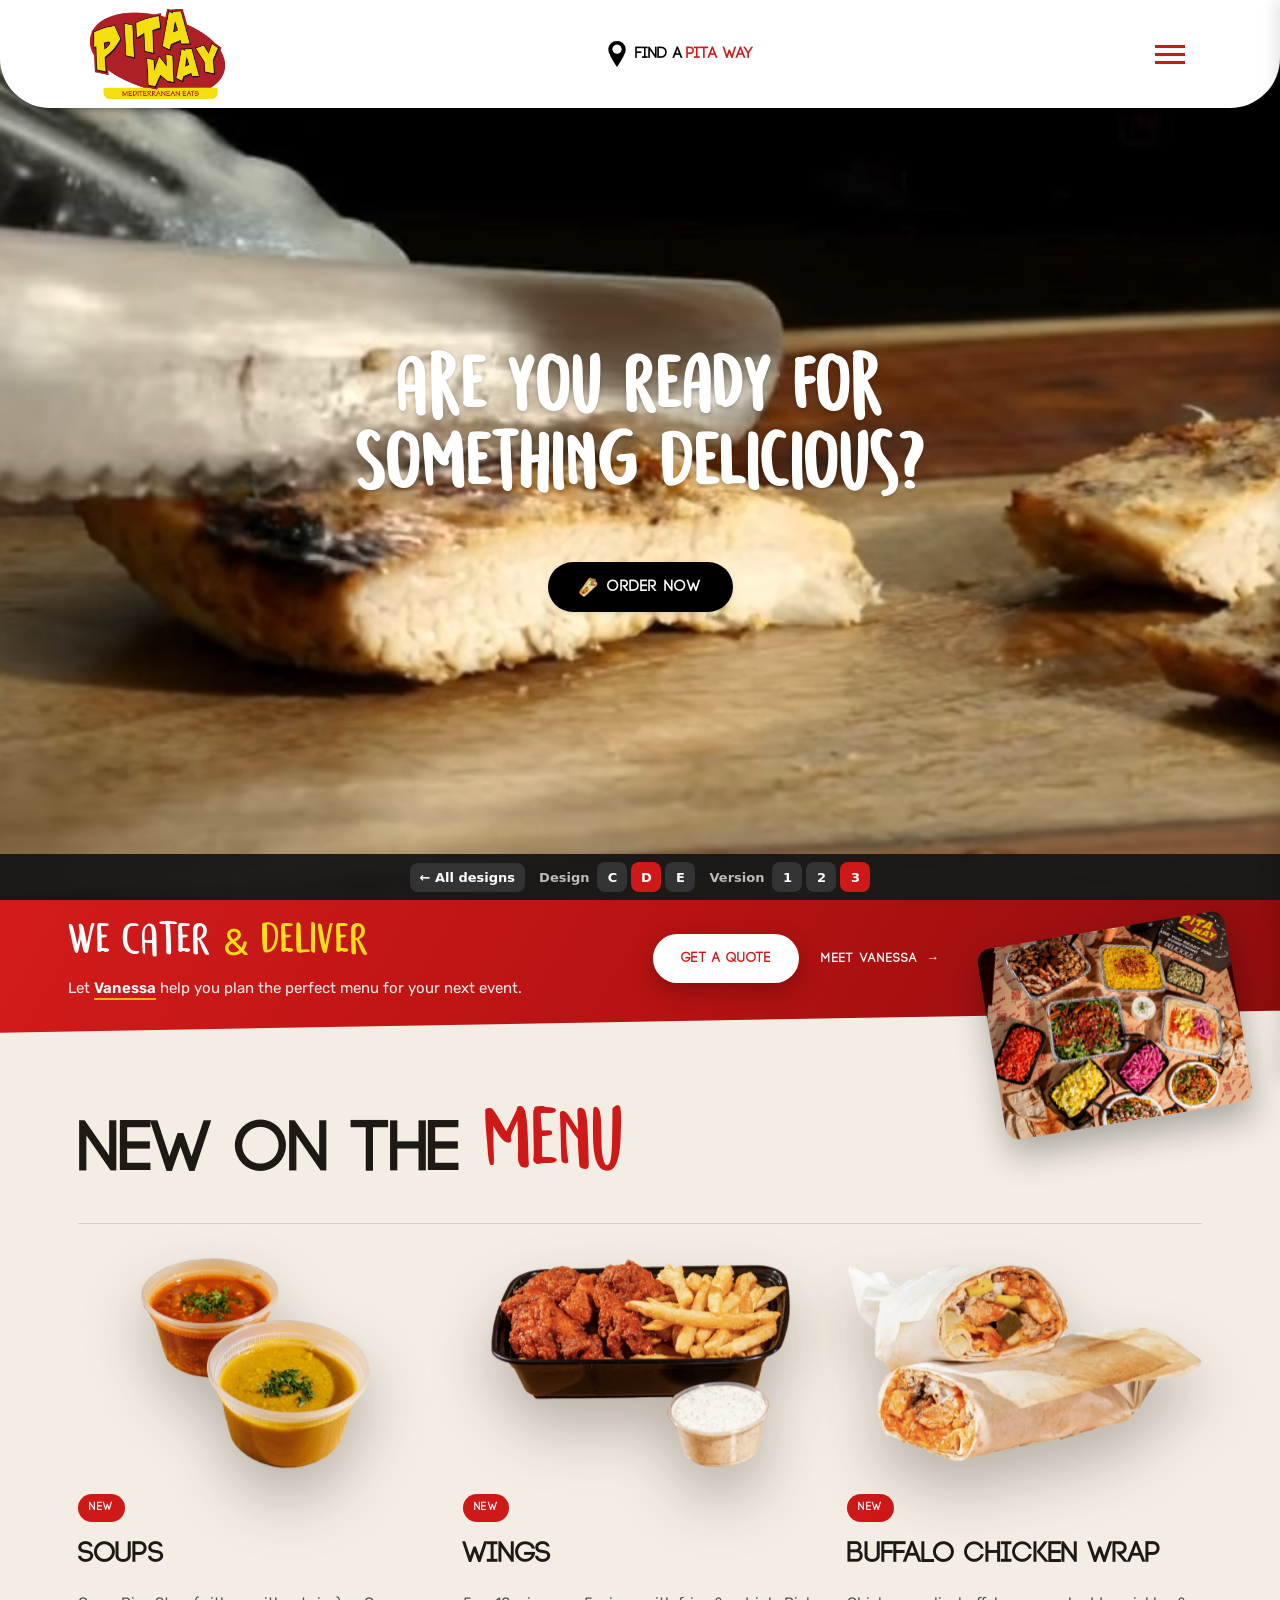
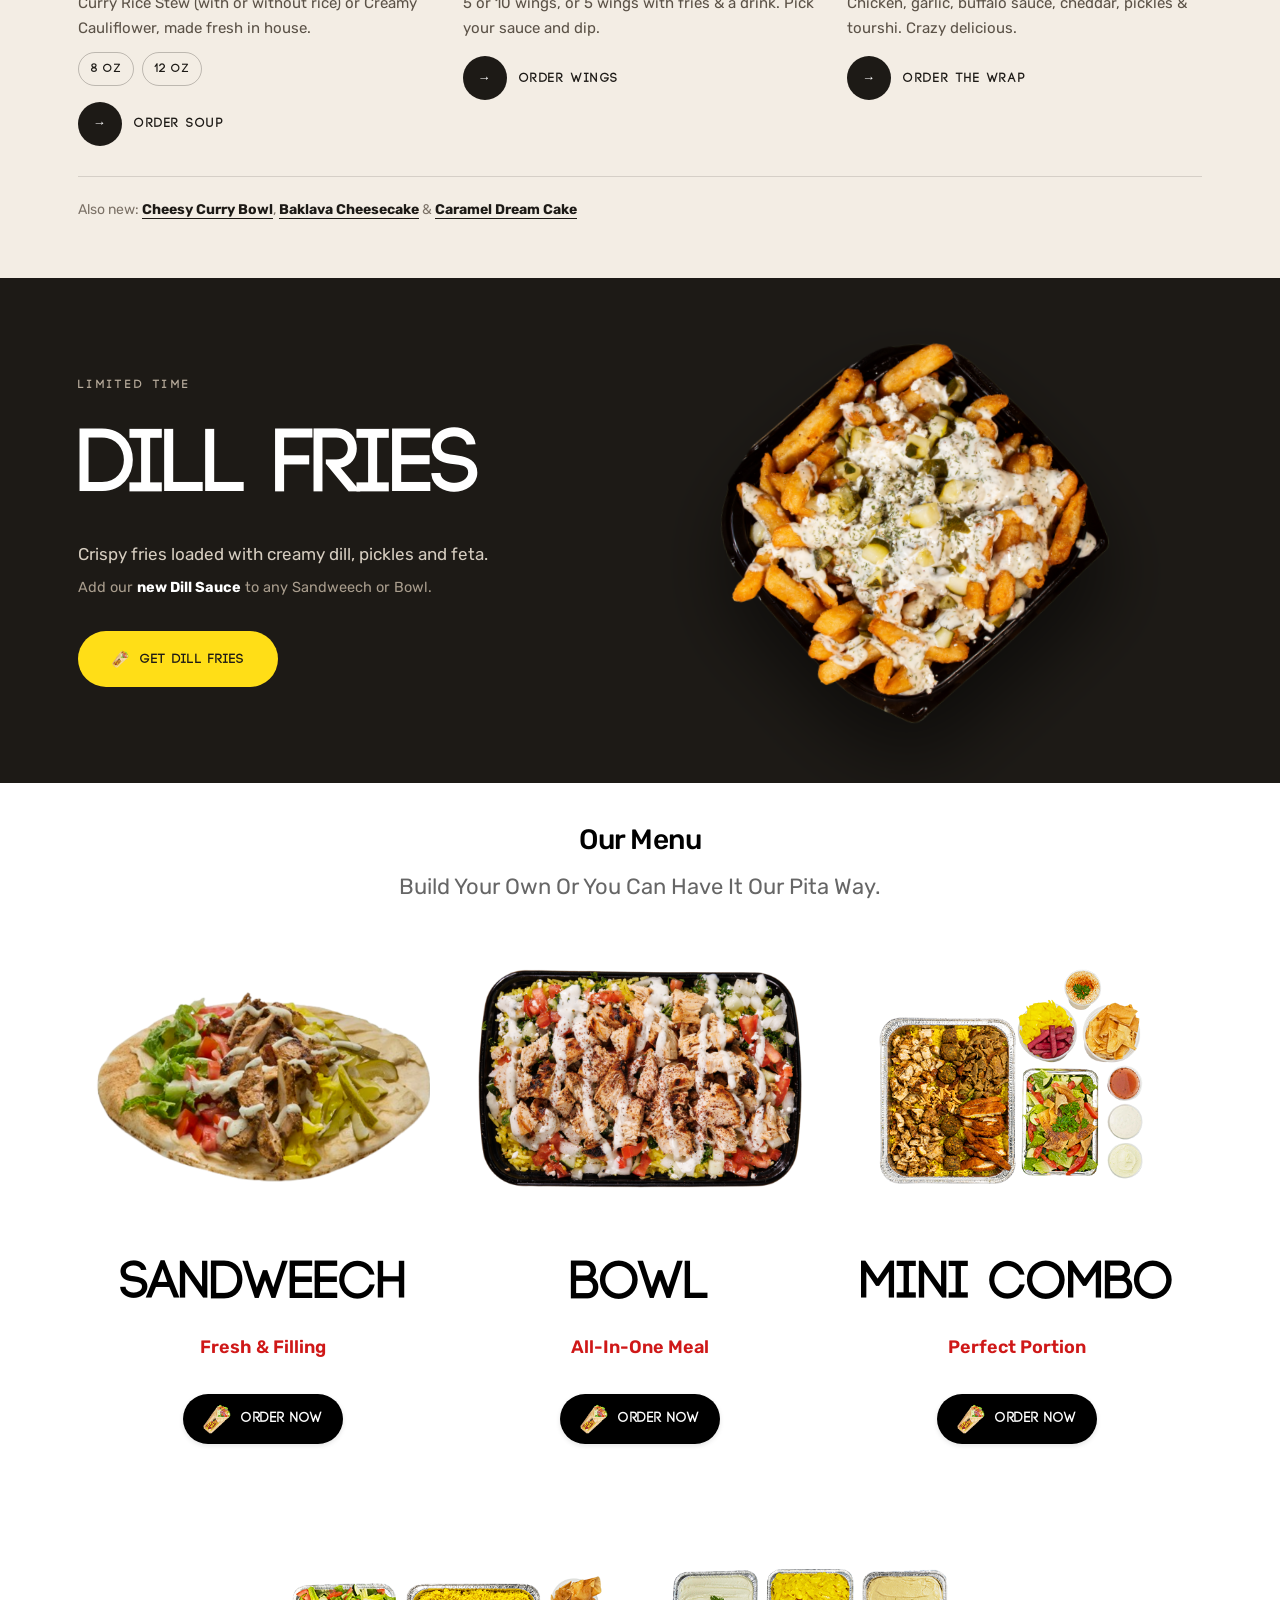
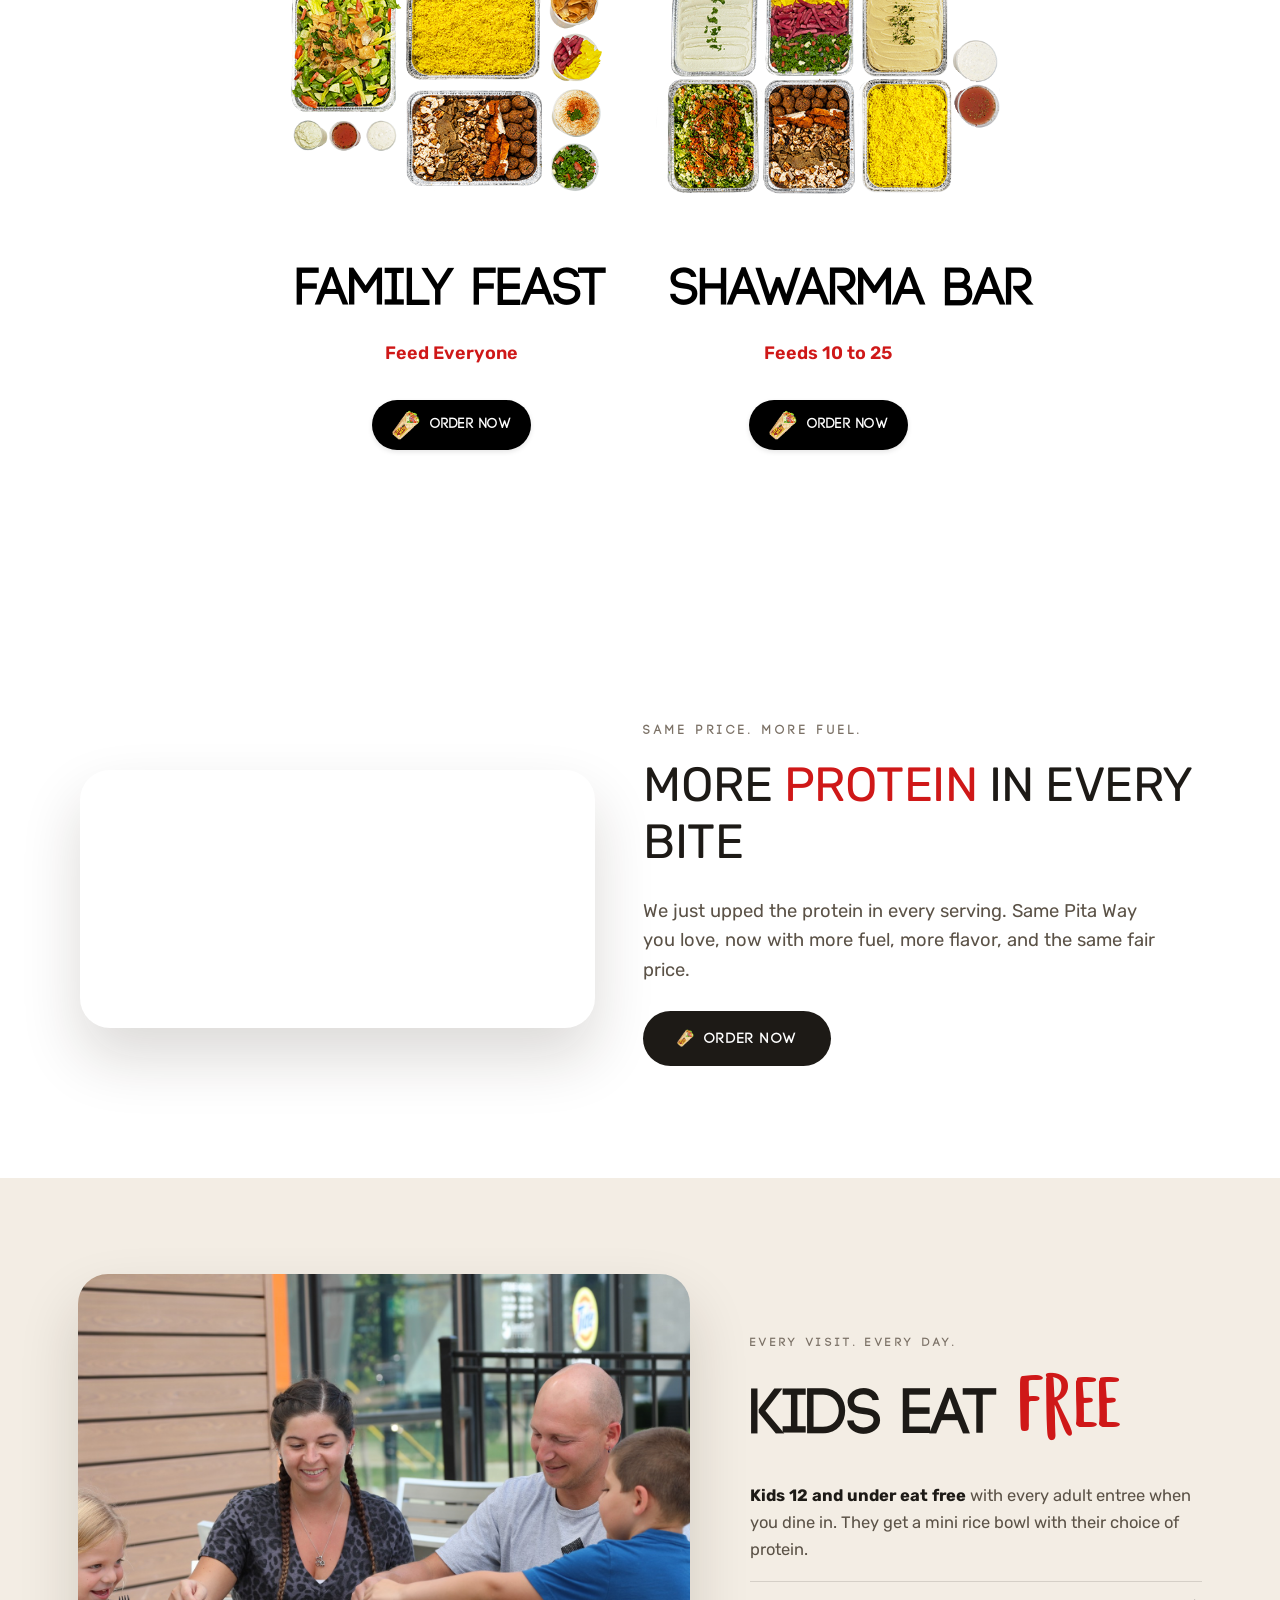
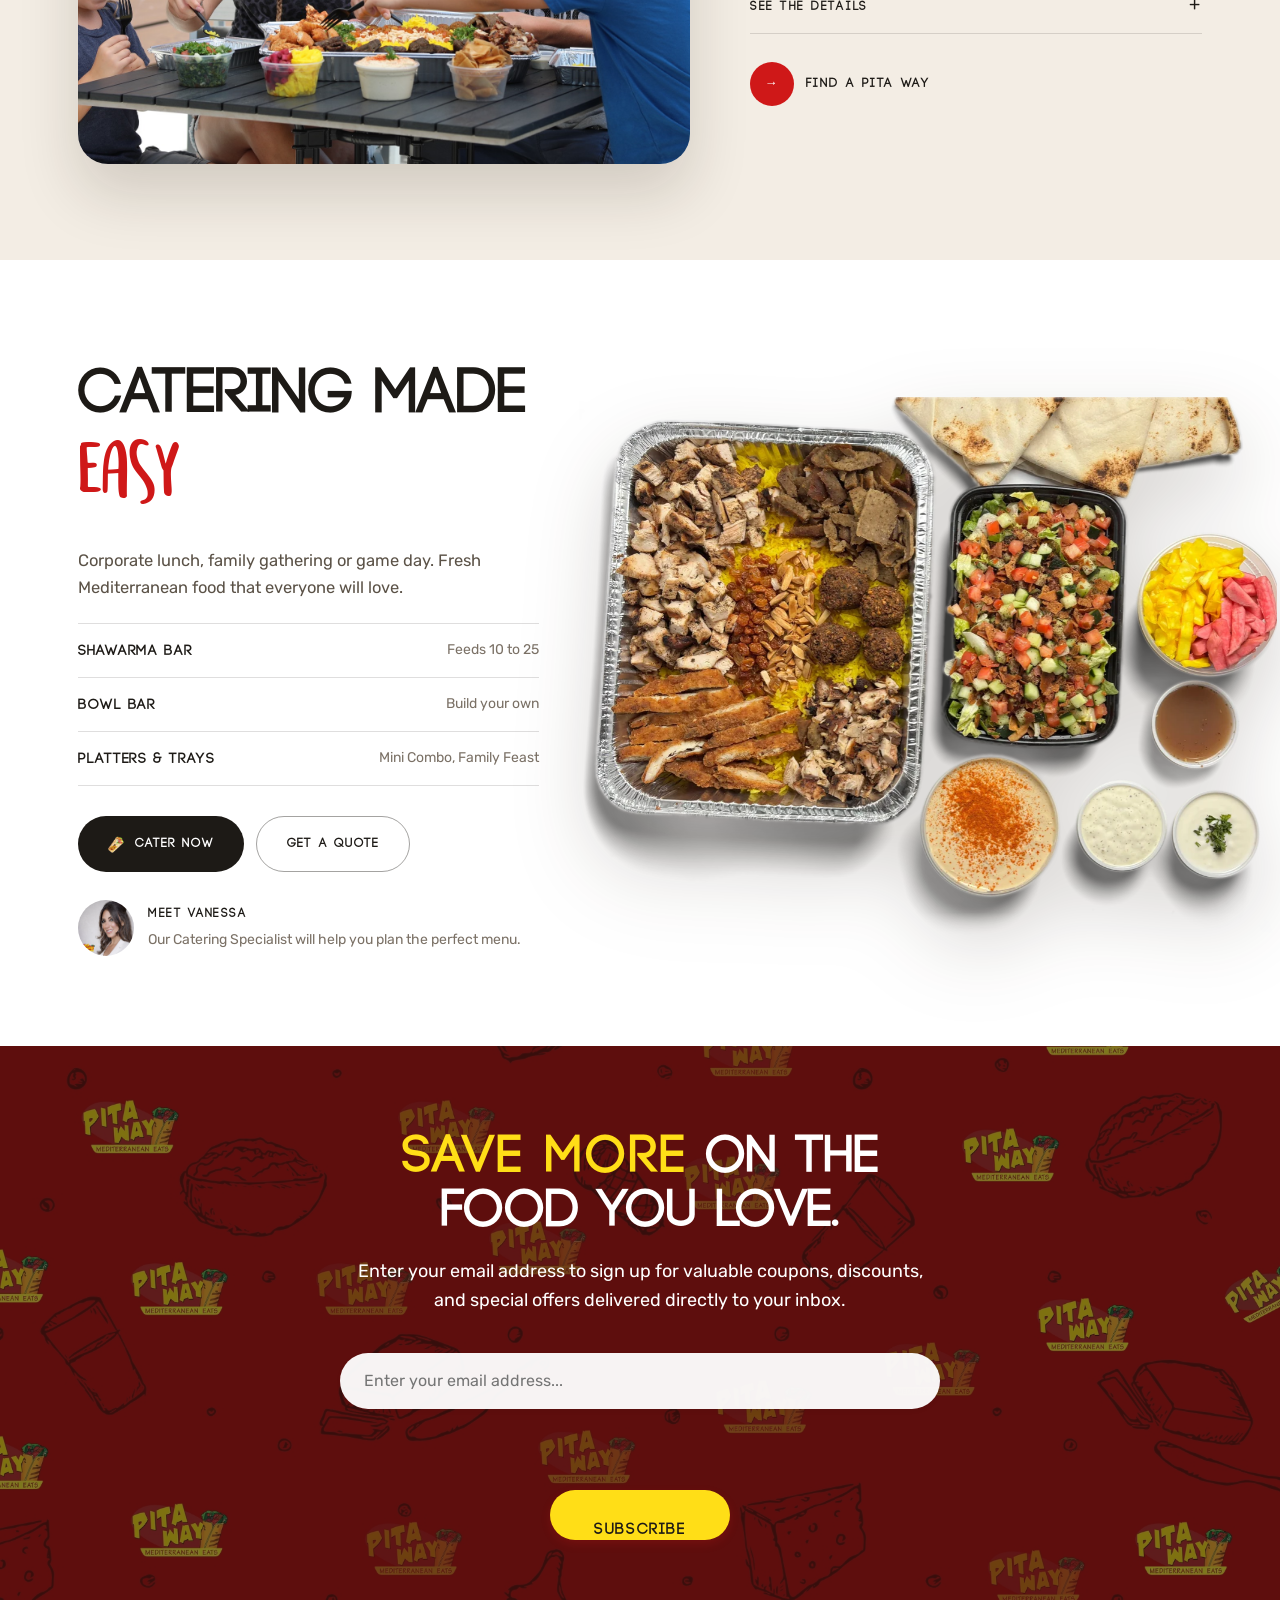
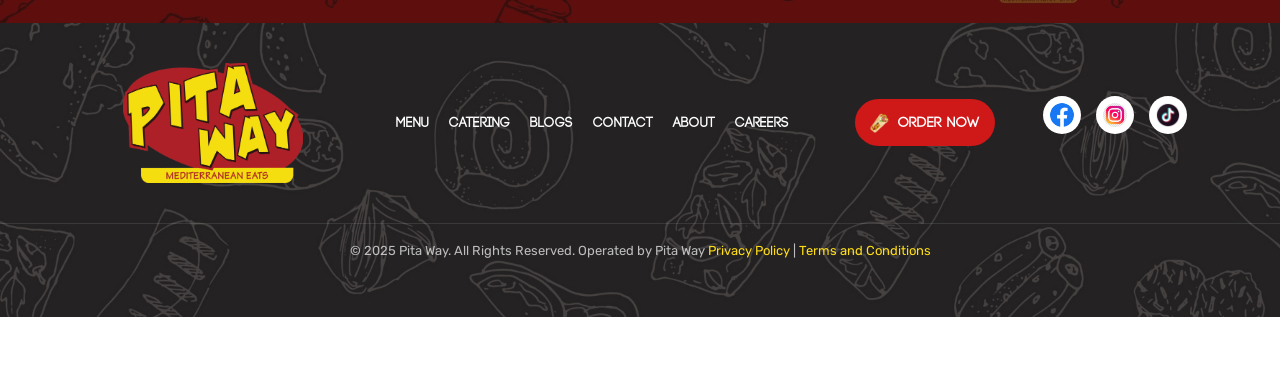
<file: d-cinematic-warm-v3.html>
<!DOCTYPE html>
<html lang="en"><!-- Basic -->
<head>
<meta name="robots" content="noindex,nofollow">

	
    
    <!-- Google tag (gtag.js) -->

	<meta charset="utf-8">

    <meta http-equiv="X-UA-Compatible" content="IE=edge">   
   
    <!-- Mobile Metas -->
    <meta name="viewport" content="width=device-width, initial-scale=1, maximum-scale=1, user-scalable=no">
 
    <!-- Enhanced SEO Meta Tags -->
    <title>PREVIEW proto-d-v3</title>  
    <meta name="keywords" content="mediterranean food near me, halal restaurant, healthy fast food, fresh pita, catering near me, pita way, healthy fast casual food near me, mediterranean bowl, custom sandwiches, fresh mediterranean catering, halal food near me, middle eastern restaurant, healthy lunch options, fast casual dining, fresh ingredients">
    <meta name="description" content="Pita Way makes your sandweeches, bowls, and salads your way, right away – and we serve them up fresh, delicious, and fast.">
    <meta name="a
	thor" content="Pita Way">
    <meta name="robots" content="index, follow">
    <meta name="language" content="English">
    <meta name="geo.region" content="US-MI">
    <meta name="geo.placename" content="Michigan">

    <!-- Open Graph Meta Tags -->
    <meta property="og:site_name" content="Pita Way">
    <meta property="og:title" content="Pita Way Restaurant | Mediterranean Grill">
    <meta property="og:description" content="Pita Way makes your sandweeches, bowls, and salads your way, right away – and we serve them up fresh, delicious, and fast.">
    <meta property="og:type" content="restaurant">
    <meta property="og:url" content="https://pitaway.com">
    <meta property="og:image" content="https://pitaway.com/images/og-logo.png">
    <meta property="og:image:width" content="1200">
    <meta property="og:image:height" content="630">
    <meta property="og:locale" content="en_US">

    <!-- Twitter Card Meta Tags -->
    <meta name="twitter:card" content="summary_large_image">
    <meta name="twitter:site" content="@pitaway">
    <meta name="twitter:title" content="Pita Way Restaurant | Mediterranean Grill">
    <meta name="twitter:description" content="Pita Way makes your sandweeches, bowls, and salads your way, right away – and we serve them up fresh, delicious, and fast.">
    <meta name="twitter:image" content="https://pitaway.com/images/og-logo.png">

    <!-- Canonical URL -->
    <link rel="canonical" href="https://pitaway.com">

	<!-- Site Icons -->
    <!-- Favicon Implementation -->
    <link rel="icon" type="image/x-icon" href="favicon/favicon.ico">
    <link rel="icon" type="image/png" sizes="16x16" href="favicon/favicon-16x16.png">
    <link rel="icon" type="image/png" sizes="32x32" href="favicon/favicon-32x32.png">
    <link rel="icon" type="image/png" sizes="48x48" href="favicon/48x48.png">
    <link rel="icon" type="image/png" sizes="192x192" href="favicon/android-chrome-192x192.png">
    <link rel="icon" type="image/png" sizes="512x512" href="favicon/android-chrome-512x512.png">
    <link rel="apple-touch-icon" sizes="180x180" href="favicon/apple-touch-icon.png">
    <link rel="preconnect" href="https://fonts.googleapis.com">
    <link rel="preconnect" href="https://fonts.gstatic.com" crossorigin>  
    <!-- Bootstrap CSS -->
    <link rel="stylesheet" href="css/bootstrap.min.css">    
	<!-- Site CSS -->
    <link rel="stylesheet" href="css/style.css?v=20261003a">
    <link rel="stylesheet" href="css/animate.css">
    <link rel="stylesheet" href="css/font-awesome.min.css">
    <link rel="stylesheet" href="css/baguetteBox.min.css">
	<link rel="stylesheet" href="https://fonts.googleapis.com/css2?family=Rubik:wght@400;500;700;900&display=swap">
    <!-- Responsive CSS -->
    <link rel="stylesheet" href="css/responsive.css?v=20261003a">
    <!-- Custom CSS -->
    <link rel="stylesheet" href="css/custom.css?v=20261003a">

	<link rel="canonical" href="https://pitaway.com">

<link rel="sitemap" type="application/xml" href="https://pitaway.com/sitemap.xml">


<link rel="preload" href="css/style.css?v=20261003a" as="style">
<link rel="preload" href="images/logo.png?v=20261003a" as="image">
<style>
	/* Video Header Typography Fix with Fallbacks */
	.video-overlay h1 {
	  /* Primary font stack with fallbacks */
	  font-family: -apple-system, BlinkMacSystemFont, "Segoe UI", Roboto, "Helvetica Neue", Arial, sans-serif;
	  /* Fallback for older browsers */
	  font-family: system-ui, -apple-system, BlinkMacSystemFont, "Segoe UI", Roboto, "Helvetica Neue", Arial, sans-serif;
	  
	  /* Font weight with fallback */
	  font-weight: 800;
	  font-weight: 800; /* Explicitly set for better support */
	  
	  /* Size with responsive fallback */
	  font-size: 64px;
	  font-size: 4rem; /* Relative unit fallback */
	  
	  /* Color and styling */
	  color: #fff;
	  color: rgba(255, 255, 255, 1); /* RGBA fallback */
	  
	  /* Spacing */
	  margin-bottom: 20px;
	  margin-top: 0;
	  line-height: 1.1;
	  
	  /* Text effects with vendor prefixes */
	  text-shadow: 0 2px 4px rgba(0, 0, 0, 0.2);
	  letter-spacing: -0.03em;
	  
	  /* Rendering optimizations */
	  text-rendering: optimizeLegibility;
	  -webkit-font-smoothing: antialiased;
	  -moz-osx-font-smoothing: grayscale;
	  
	  /* Prevent text selection issues */
	  -webkit-user-select: none;
	  -moz-user-select: none;
	  -ms-user-select: none;
	  user-select: none;
	}
	
	/* Fallback for browsers that don't support system fonts */
	@supports not (font-family: system-ui) {
	  .video-overlay h1 {
		font-family: -apple-system, BlinkMacSystemFont, "Segoe UI", Roboto, Arial, sans-serif;
	  }
	}
	
	/* Additional fallback for very old browsers */
	.video-overlay h1 strong {
	  font-weight: 800;
	  font-weight: inherit; /* Use parent's font-weight */
	}
	
	/* Mobile responsive adjustments */
	@media screen and (max-width: 768px) {
	  .video-overlay h1 {
		font-size: 48px;
		font-size: 3rem;
		letter-spacing: -0.02em;
	  }
	}
	
	@media screen and (max-width: 480px) {
	  .video-overlay h1 {
		font-size: 36px;
		font-size: 2.25rem;
		letter-spacing: -0.01em;
		line-height: 1.2;
	  }
	}
	
	/* High contrast mode support */
	@media (prefers-contrast: high) {
	  .video-overlay h1 {
		text-shadow: 0 2px 6px rgba(0, 0, 0, 0.4);
	  }
	}
	
	/* Reduced motion support */
	@media (prefers-reduced-motion: reduce) {
	  .video-overlay h1 {
		/* Remove any animations if present */
		animation: none !important;
		transition: none !important;
	  }
	}
	
	/* Print styles */
	@media print {
	  .video-overlay h1 {
		color: #000;
		text-shadow: none;
	  }
	}
	
	/* Brevo form minimal styles */
	.sib-form {
	  background: transparent !important;
	  border: none !important;
	  max-width: none !important;
	}
	#sib-container {
	  background: transparent !important;
	  border: none !important;
	  max-width: none !important;
	}
	.sib-form-message-panel {
	  margin: 0 auto 20px !important;
	  max-width: 500px !important;
	  color: #fff !important;
	}
	.sib-form-message-panel__inner-text {
	  color: #fff !important;
	}
	/* Hide loader icon if present */
	.sib-hide-loader-icon {
	  display: none !important;
	}
	/* Center the reCAPTCHA */
	.g-recaptcha {
	  display: inline-block !important;
	}

	/* === Brand Fonts === */
	/* Semringah — display script for hero + descriptive copy */
	@font-face {
	  font-family: 'Semringah';
	  src: url('fonts/Semringah.ttf') format('truetype');
	  font-weight: normal;
	  font-style: normal;
	  font-display: swap;
	}
	/* Code Bold — primary bold headings */
	@font-face {
	  font-family: 'Code Bold';
	  src: url('fonts/cbold.otf') format('opentype');
	  font-weight: bold;
	  font-style: normal;
	  font-display: swap;
	}

	/* Semringah: big display headings (hero + section titles) */
	.video-overlay h1 {
	  font-family: 'Semringah', -apple-system, BlinkMacSystemFont, "Segoe UI", Roboto, "Helvetica Neue", Arial, sans-serif !important;
	  letter-spacing: 0.04em;
	}
	.protein-promo-title,
	.heading-title h2,
	.gsb-feature__title,
	.catering-banner-text h3,
	.about-section-box h1,
	.kids-banner-content h2,
	.qt-box .lead strong,
	.qt-box .highlight {
	  font-family: 'Semringah', 'Rubik', sans-serif !important;
	  letter-spacing: 0.04em !important;
	}

	/* Rubik for descriptive/lead copy — more legible */
	.protein-promo-sub,
	.gsb-feature__lead,
	.catering-banner-text p,
	.our-team .team-content .post,
	.about-section-box p,
	.qt-box p {
	  font-family: 'Rubik', sans-serif !important;
	  letter-spacing: normal !important;
	}

	/* Code Bold: smaller eyebrows/sub-headings + button labels + nav */
	.our-team .team-content .title,
	.gsb-feature__eyebrow,
	.catering-banner-btn,
	.about-section-box h4,
	.kids-banner-tagline,
	.menu-order-btn,
	.btn-outline-new-white,
	.footer-order-btn,
	.footer-nav a,
	.order-now-btn .nav-link,
	.find-location-btn .pita-text,
	.find-location-btn .find-text,
	.navbar-nav .nav-link {
	  font-family: 'Code Bold', 'Rubik', Impact, "Arial Black", sans-serif;
	  font-weight: bold;
	}

	</style>
	
	<meta name="google-site-verification" content="F0Gl7q_VxexggoLAYaUr-yNTG2GsaGG8ayMvm2vGKQY" />
<style>
  /* "Our Menu" section: seamless white to match sections above */
  .stuff-box { background-image: none !important; background-color: #fff !important; }
  .stuff-box:before { display: none !important; content: none !important; }

  /* Match the clean "They're Back, And There's More" typeface (Rubik) on the
     protein band + home "Our Menu" titles instead of the Semringah script font */
  .protein-promo-title { font-family: 'Rubik', sans-serif !important; letter-spacing: -0.5px !important; }
  .stuff-box .heading-title h2 { font-family: 'Rubik', sans-serif !important; letter-spacing: -0.5px !important; }
  .stuff-box .heading-title p { font-family: 'Rubik', sans-serif !important; }
</style>
</head>

<body>
	

<!-- Start header -->
<header class="top-navbar">
	<nav class="navbar navbar-expand-lg navbar-light bg-light">
	<div class="container">
		<a class="navbar-brand" href="/">
			<img src="images/logo.png?v=20261003a" alt="Pita Way Logo" />
			</a>
	
	<!-- Find a Pita Way Button - Mobile Only -->
	<div class="find-location-btn d-lg-none">
	  <a class="nav-link" href="https://onlineorders.pitaway.com">
		<img loading="lazy" src="images/location-icon.png" alt="Location">
		<span class="find-text">FIND A</span>
		<span class="pita-text">PITA WAY</span>
	  </a>
	</div>
	
	<button class="navbar-toggler" type="button" data-toggle="collapse" data-target="#navbars-rs-food" aria-controls="navbars-rs-food" aria-expanded="false" aria-label="Toggle navigation">
	<span class="navbar-toggler-icon"></span>
	</button>
	<div class="collapse navbar-collapse" id="navbars-rs-food">
	<ul class="navbar-nav ml-auto">
		<li class="nav-item"><a class="nav-link" href="/menu">Menu</a></li>
		<li class="nav-item"><a class="nav-link" href="/catering">Catering</a></li>
		<li class="nav-item"><a class="nav-link" href="/locations">Locations</a></li>
		<li class="nav-item"><a class="nav-link" href="/specials">Specials</a></li>
		<li class="nav-item"><a class="nav-link" href="/careers">Careers</a></li>
		<li class="nav-item"><a class="nav-link" href="/about">About</a></li>
		<li class="nav-item"><a class="nav-link" href="/giftcards">Gift Cards</a></li>
		<li class="nav-item"><a class="nav-link" href="/contact">Contact</a></li>
	<li class="order-now-btn">
	<a class="nav-link" href="https://onlineorders.pitaway.com">
	<img loading="lazy" src="images/WebiconPNG.png" alt="Order">Order Now</span>
	</a>
	</li>
	</ul>
	</div>
	</div>
	</nav>
	</header>
   <!-- End header -->
	
 
 
   <!-- Start Video Header -->
<div class="video-header">
	<video autoplay muted loop playsinline preload="metadata" poster="images/video-poster.webp">
		<source src="images/Pitawayheader.mp4" type="video/mp4">
		<source src="images/Pitawayheader.webm" type="video/webm">

	  </video>
	<div class="video-overlay">
	<div class="container">
	<div class="row">
	<div class="col-md-12 text-center">
		<h1 class="m-b-20">Are You Ready For <br>Something Delicious?</h1>
	<p><a class="btn btn-lg btn-circle btn-outline-new-white" href="https://onlineorders.pitaway.com">
	<img loading="lazy" src="images/WebiconPNG.png" alt="Order">ORDER NOW
	</a></p>
	</div>
	</div>
	</div>
	</div>
   </div>
   <!-- End Video Header -->

   <!-- Catering Banner -->
   <style>
     /* ===== Catering band: slim strip, angled red edge, one hero tray flowing onto the white ===== */
     .catering-banner.cb2 { background: #fff; padding: 0; overflow: visible; overflow-x: clip; z-index: 2; position: relative; --cut: 22px; margin-bottom: 20px; }
     .catering-banner.cb2::before {
       content: ""; position: absolute; inset: 0; width: auto; height: auto; top: 0; right: 0; border-radius: 0;
       background:
         linear-gradient(120deg, #d41b1b 0%, #b51212 55%, #8f0c0c 100%);
       clip-path: polygon(0 0, 100% 0, 100% calc(100% - var(--cut)), 0 100%);
     }
     .cb2 .cb2-wrap { position: relative; z-index: 2; max-width: 1200px; margin: 0 auto; padding: 18px 290px calc(18px + var(--cut) * 0.7) 28px; display: flex; align-items: center; justify-content: space-between; gap: 36px; }
     .cb2 .catering-banner-text { flex: 0 1 auto; color: #fff; }
     .cb2 .cb2-eyebrow { display: none; align-items: center; gap: 10px; font-family: 'Code Bold','Rubik',sans-serif; font-size: 11px; letter-spacing: .22em; text-transform: uppercase; color: #ffde17; margin-bottom: 8px; }
     .cb2 .cb2-eyebrow::before { content: ""; width: 26px; height: 2px; background: #ffde17; display: inline-block; }
     .cb2 .catering-banner-text h3 { font-size: clamp(30px, 2.9vw, 38px); line-height: 1; margin: 0 0 5px; color: #fff; letter-spacing: .02em !important; text-transform: uppercase; font-weight: 400; white-space: nowrap; }
     .cb2 .catering-banner-text h3 span { color: #ffde17; }
     .cb2 .catering-banner-text p { font-size: 15px; line-height: 1.45; color: rgba(255,255,255,.92); margin: 0; }
     .cb2 .catering-banner-text p a { color: #fff; font-weight: 600; text-decoration: none; border-bottom: 2px solid rgba(255,222,23,.75); padding-bottom: 1px; transition: border-color .2s ease, color .2s ease; }
     .cb2 .catering-banner-text p a:hover { color: #ffde17; border-color: #ffde17; }
     .cb2 .cb2-actions { display: flex; align-items: center; gap: 22px; flex: none; }
     .cb2 .catering-banner-btn { padding: 12px 28px; font-size: 14px; box-shadow: 0 8px 22px rgba(0,0,0,.26); white-space: nowrap; }
     .cb2 .cb2-link { font-family: 'Code Bold','Rubik',sans-serif; font-size: 13px; letter-spacing: .08em; text-transform: uppercase; color: #fff; text-decoration: none; display: inline-flex; align-items: center; gap: 8px; white-space: nowrap; }
     .cb2 .cb2-link i { display: inline-block; font-style: normal; transition: transform .25s ease; }
     .cb2 .cb2-link:hover { color: #ffde17; text-decoration: none; }
     .cb2 .cb2-link:hover i { transform: translateX(5px); }

     /* hero tray */
     .cb2 .cb2-tray { position: absolute; z-index: 3; right: max(10px, calc(50% - 600px)); bottom: -70px; width: 236px; pointer-events: none;
       transform: translate3d(calc(var(--tray-in, 0) * 1px), calc(var(--tray-y, 0) * 1px), 0) rotate(calc(-8deg + var(--tray-r, 0) * 1deg)); will-change: transform; }
     .cb2 .cb2-tray img { width: 100%; height: auto; display: block; }

     /* reveal (only when the script is running, so content can never stay hidden) */
     .cb2.cb2-js .cb2-rise { opacity: 0; transform: translateY(14px); transition: opacity .6s ease, transform .6s cubic-bezier(.2,.7,.2,1); }
     .cb2.cb2-js.is-in .cb2-rise { opacity: 1; transform: none; }
     .cb2.cb2-js.is-in .cb2-rise:nth-child(2) { transition-delay: .07s; }
     .cb2.cb2-js.is-in .cb2-rise:nth-child(3) { transition-delay: .14s; }
     .cb2.cb2-js.is-in .cb2-actions.cb2-rise { transition-delay: .2s; }
     .cb2.cb2-js .cb2-tray { opacity: 0; transition: opacity .6s ease; }
     .cb2.cb2-js.is-in .cb2-tray { opacity: 1; }
     @media (prefers-reduced-motion: reduce) { .cb2 .cb2-rise, .cb2 .cb2-tray { opacity: 1 !important; transition: none; } .cb2 .cb2-rise { transform: none; } }
     #catering-specialist { scroll-margin-top: 120px; }

     @media (max-width: 1199px) {
       .cb2 .cb2-wrap { padding-right: 250px; gap: 24px; }
       .cb2 .cb2-tray { width: 220px; right: 6px; bottom: -64px; }
       .cb2 .cb2-link { display: none; }
     }
     @media (max-width: 991px) {
       .cb2 .cb2-wrap { padding-right: 200px; }
       .cb2 .catering-banner-text h3 { font-size: 28px; }
       .cb2 .catering-banner-text p { font-size: 14px; }
       .cb2 .cb2-tray { width: 190px; right: -4px; bottom: -52px; }
     }
     /* Phones keep the earlier strip exactly as it was (block below); the redesigned band is desktop + tablet only */
     @media (max-width: 768px) { .catering-banner.cb2 { display: none; } }
     @media (min-width: 769px) { .catering-banner.cb-phone { display: none; } }
     .catering-banner.cb-phone {
       overflow: visible; z-index: 2;
       background:
         radial-gradient(circle at calc(110% - 200px) calc(-50% + 200px), rgba(255,255,255,0.05) 0, rgba(255,255,255,0.05) 200px, transparent 201px),
         linear-gradient(135deg, #CF1818 0%, #a81414 100%);
       padding: 24px 0 124px; margin-bottom: 40px;
     }
     .catering-banner.cb-phone::before { display: none; }
     .catering-banner.cb-phone .banner-food-left {
       opacity: 1; top: auto; left: 50%; bottom: -84px;
       filter: none;
       transform: translateX(-50%) rotate(-7deg);
       animation: cateringTrayFloat 7s ease-in-out infinite;
     }
     .catering-banner.cb-phone .banner-food-left img { width: 290px; max-width: 78vw; height: auto; display: block; }
     @keyframes cateringTrayFloat {
       0%, 100% { transform: translateX(-50%) translateY(0) rotate(-7deg); }
       50% { transform: translateX(-50%) translateY(-7px) rotate(-5.5deg); }
     }
     @media (prefers-reduced-motion: reduce) { .catering-banner.cb-phone .banner-food-left { animation: none !important; } }
   </style>
   <div class="catering-banner cb2" id="catering-band">
	   <div class="cb2-tray" aria-hidden="true">
		   <img loading="lazy" src="backgrounds/catering-overhead.webp?v=20261123b" width="1000" height="773" alt="Pita Way Shawarma and Bowl Bar catering" class="cb-photo">
	   </div>
	   <div class="cb2-wrap">
		   <div class="catering-banner-text">
			   <span class="cb2-eyebrow cb2-rise">Pita Way Catering</span>
			   <h3 class="cb2-rise">We cater <span>&amp; deliver</span></h3>
			   <p class="cb2-rise">Let <a href="#catering-specialist">Vanessa</a> help you plan the perfect menu for your next event.</p>
		   </div>
		   <div class="cb2-actions cb2-rise">
			   <a href="catering.html" class="catering-banner-btn">Get a Quote</a>
			   <a href="#catering-specialist" class="cb2-link">Meet Vanessa <i>&rarr;</i></a>
		   </div>
	   </div>
   </div>
   <script>
   (function () {
     var band = document.getElementById('catering-band'); if (!band) return;
     band.classList.add('cb2-js');
     var reduce = window.matchMedia && window.matchMedia('(prefers-reduced-motion: reduce)').matches;
     if (reduce || !('IntersectionObserver' in window)) { band.classList.add('is-in'); return; }
     var tray = band.querySelector('.cb2-tray'), ticking = false, active = false;
     function frame() {
       ticking = false;
       var r = band.getBoundingClientRect(), vh = window.innerHeight || 800;
       // p: 0 when the band enters from the bottom, 1 when it leaves through the top
       var p = Math.min(1, Math.max(0, (vh - r.top) / (vh + r.height)));
       var enter = Math.min(1, p / 0.42), ease = 1 - Math.pow(1 - enter, 3);
       tray.style.setProperty('--tray-in', ((1 - ease) * 70).toFixed(1));
       tray.style.setProperty('--tray-r', ((1 - ease) * 6 + (p - 0.5) * -3).toFixed(2));
       tray.style.setProperty('--tray-y', ((0.5 - p) * 12).toFixed(1));
     }
     function onScroll() { if (active && !ticking) { ticking = true; requestAnimationFrame(frame); } }
     new IntersectionObserver(function (es) {
       es.forEach(function (e) { active = e.isIntersecting; if (active) { band.classList.add('is-in'); frame(); } });
     }, { rootMargin: '0px 0px -8% 0px' }).observe(band);
     band.querySelectorAll('a[href="#catering-specialist"]').forEach(function (a) {
       a.addEventListener('click', function (ev) {
         var t = document.getElementById('catering-specialist'); if (!t) return;
         ev.preventDefault(); t.scrollIntoView({ behavior: 'smooth', block: 'start' });
       });
     });
     window.addEventListener('scroll', onScroll, { passive: true });
     window.addEventListener('resize', onScroll, { passive: true });
   })();
   </script>
   <!-- Catering strip, phone version (unchanged earlier design) -->
   <div class="catering-banner cb-phone">
	   <div class="banner-food-decor banner-food-left">
		   <img loading="lazy" src="backgrounds/catering-overhead.webp?v=20261123b" width="1000" height="773" alt="Pita Way Shawarma and Bowl Bar catering" class="cb-photo">
	   </div>
	   <div class="container">
		   <div class="catering-banner-content">
			   <div class="catering-banner-text">
				   <h3>We cater and deliver!</h3>
				   <p>Let Vanessa help you plan the perfect menu for your next event</p>
			   </div>
			   <div class="catering-banner-cta">
				   <a href="catering.html" class="catering-banner-btn">Get a Quote</a>
			   </div>
		   </div>
	   </div>
   </div>
   <!-- End Catering Banner -->

   <!-- === New Additions Feature === -->
<!-- Prototype D "Cinematic Warm": stone canvas, big product frames with gentle scroll drift, charcoal Dill Fries feature -->
<style>
  .nwk { --stone:#f3ede4; --ink:#1d1a16; --muted:#7b7166; --red:#cf1818; --yellow:#ffde17; background:var(--stone); color:var(--ink); padding:96px 0 84px; overflow:hidden; }
  .nwk__in { max-width:1180px; margin:0 auto; padding:0 28px; }
  .nwk__head { display:flex; align-items:flex-end; justify-content:space-between; gap:24px; padding-bottom:28px; margin-bottom:18px; border-bottom:1px solid rgba(29,26,22,.14); }
  .nwk__kicker { display:block; font-family:'Code Bold','Rubik',sans-serif; font-size:12px; letter-spacing:.28em; text-transform:uppercase; color:var(--muted); margin-bottom:14px; }
  .nwk__title { font-family:'Code Bold','Rubik',sans-serif; font-size:clamp(40px,5.6vw,76px); line-height:.95; letter-spacing:-.02em; text-transform:uppercase; margin:0; color:var(--ink); }
  .nwk__title em { font-family:'Semringah',cursive; font-style:normal; text-transform:none; letter-spacing:0; color:var(--red); }
  .nwk__note { max-width:300px; font-size:15px; line-height:1.6; color:var(--muted); margin:0; }

  .fr { display:grid; grid-template-columns:1.1fr .9fr; align-items:center; gap:56px; padding:46px 0; border-bottom:1px solid rgba(29,26,22,.14); }
  .fr:nth-child(even) { grid-template-columns:.9fr 1.1fr; }
  .fr:nth-child(even) .fr__media { order:2; }
  .fr__media { position:relative; height:380px; display:grid; place-items:center; }
  .fr__img { position:relative; width:min(88%,470px); max-height:330px; object-fit:contain; filter:drop-shadow(0 30px 30px rgba(40,25,10,.28)); transform:translate3d(0, var(--drift,0px), 0); will-change:transform; }
  .fr--soup .fr__img { width:min(66%,350px); }
  .fr__new { display:inline-block; font-family:'Code Bold','Rubik',sans-serif; font-size:11px; letter-spacing:.14em; text-transform:uppercase; color:#fff; background:var(--red); padding:4px 11px; border-radius:999px; margin-bottom:14px; }
  .fr__name { font-family:'Code Bold','Rubik',sans-serif; font-size:clamp(34px,3.8vw,52px); line-height:.98; text-transform:uppercase; letter-spacing:-.01em; margin:0 0 14px; color:var(--ink); }
  .fr__name small { display:block; font-family:'Semringah',cursive; font-size:.52em; text-transform:none; letter-spacing:0; color:var(--red); margin-bottom:4px; }
  .fr__desc { font-size:16.5px; line-height:1.65; color:#5b5247; margin:0 0 22px; max-width:400px; }
  .fr__meta { display:flex; gap:8px; margin:-8px 0 22px; }
  .fr__meta b { font-family:'Code Bold','Rubik',sans-serif; font-weight:400; font-size:12px; letter-spacing:.1em; border:1px solid rgba(29,26,22,.25); border-radius:999px; padding:5px 12px; }
  .fr__link { display:inline-flex; align-items:center; gap:12px; font-family:'Code Bold','Rubik',sans-serif; font-size:13px; letter-spacing:.12em; text-transform:uppercase; color:var(--ink); text-decoration:none; }
  .fr__link i { font-style:normal; width:44px; height:44px; border-radius:50%; display:grid; place-items:center; background:var(--ink); color:#fff; transition:background .3s ease, transform .3s ease; }
  .fr__link:hover { color:var(--red); text-decoration:none; }
  .fr__link:hover i { background:var(--red); transform:translateX(4px); }
  .nwk__also { margin:28px 0 0; font-size:14px; color:var(--muted); }
  .nwk__also a { color:var(--ink); font-weight:700; text-decoration:none; border-bottom:1px solid var(--ink); }
  .nwk__also a:hover { color:var(--red); border-color:var(--red); text-decoration:none; }

  /* Dill Fries: charcoal cinematic feature */
  .dlk { background:#1d1a16; color:#f3ede4; position:relative; overflow:hidden; }
  .dlk__in { max-width:1180px; margin:0 auto; padding:96px 28px; display:grid; grid-template-columns:1fr 1.1fr; align-items:center; gap:30px; position:relative; }
  .dlk__kicker { display:block; font-family:'Code Bold','Rubik',sans-serif; font-size:12px; letter-spacing:.28em; text-transform:uppercase; color:#b9ad9d; margin-bottom:16px; }
  .dlk__name { font-family:'Code Bold','Rubik',sans-serif; font-size:clamp(52px,7vw,104px); line-height:.9; letter-spacing:-.02em; text-transform:uppercase; margin:0 0 10px; color:#fff; }
  .dlk__pun { font-family:'Semringah',cursive; font-size:clamp(28px,3vw,40px); color:var(--yellow,#ffde17); margin:0 0 22px; line-height:1; }
  .dlk__desc { font-size:17px; line-height:1.65; color:#d6cdc0; margin:0 0 8px; max-width:430px; }
  .dlk__plus { font-size:14.5px; line-height:1.6; color:#a99d8d; margin:0 0 32px; max-width:430px; }
  .dlk__plus b { color:#fff; }
  .dlk__btn { display:inline-flex; align-items:center; gap:10px; padding:16px 34px; border-radius:999px; background:#ffde17; color:#1d1a16; font-family:'Code Bold','Rubik',sans-serif; font-size:13.5px; letter-spacing:.08em; text-transform:uppercase; text-decoration:none; transition:transform .3s ease, background .3s ease; }
  .dlk__btn:hover { background:#fff; color:#1d1a16; transform:translateY(-2px); text-decoration:none; }
  .dlk__btn img { width:18px; }
  .dlk__media { position:relative; display:grid; place-items:center; min-height:440px; }
  .dlk__media img { position:relative; width:min(100%,540px); filter:drop-shadow(0 40px 40px rgba(0,0,0,.55)); transform:translate3d(0, var(--drift,0px), 0) rotate(-6deg); will-change:transform; }
  .dlk__lt { position:absolute; left:4%; bottom:4%; font-family:'Code Bold','Rubik',sans-serif; font-size:11.5px; letter-spacing:.2em; text-transform:uppercase; color:#1d1a16; background:#f3ede4; padding:8px 14px; border-radius:999px; }

  .nw-js .nw-rise { opacity:0; transform:translateY(26px); transition:opacity .9s ease, transform .9s cubic-bezier(.2,.7,.2,1); }
  .nw-js .nw-rise.is-in { opacity:1; transform:none; }
  @media (prefers-reduced-motion:reduce){ .nw-js .nw-rise{ opacity:1; transform:none; transition:none; } .fr__img, .dlk__media img { transform:none !important; } }

  @media (max-width:991px){
    .fr, .fr:nth-child(even) { gap:28px; }
    .fr__media { height:300px; }
    .dlk__in { padding:76px 28px; }
  }
  @media (max-width:700px){
    .nwk { padding:60px 0 52px; }
    .nwk__in { padding:0 16px; }
    .nwk__head { display:block; padding-bottom:20px; margin-bottom:4px; }
    .nwk__note { margin-top:14px; font-size:14px; max-width:none; }
    .fr, .fr:nth-child(even) { grid-template-columns:42% 1fr; gap:14px; padding:22px 0; }
    .fr:nth-child(even) .fr__media { order:0; }
    .fr__media { height:150px; }
    .fr__img, .fr--soup .fr__img { width:100%; max-height:120px; }
    .fr--soup .fr__img { width:86%; }
    .fr__new { font-size:9.5px; padding:3px 9px; margin-bottom:8px; }
    .fr__name { font-size:22px; margin-bottom:6px; }
    .fr__name small { display:none; }
    .fr__desc { font-size:13.5px; line-height:1.5; margin-bottom:10px; }
    .fr__meta { display:none; }
    .fr__link { font-size:11px; gap:8px; }
    .fr__link i { width:30px; height:30px; font-size:13px; }
    .nwk__also { font-size:13.5px; line-height:1.9; margin-top:20px; }
    .dlk__in { grid-template-columns:1fr; padding:56px 16px 60px; gap:10px; }
    .dlk__media { order:-1; min-height:0; margin-bottom:10px; }
    .dlk__media img { width:78%; }
    .dlk__desc { font-size:15px; }
    .dlk__btn { width:100%; justify-content:center; }
  }
  @media (max-width:360px){
    .fr, .fr:nth-child(even) { grid-template-columns:38% 1fr; }
    .fr__name { font-size:19px; }
    .fr__desc { font-size:12.5px; }
  }
  /* compact: three items side by side so the menu is close */
  @media (min-width:701px){
    .nwk { padding:64px 0 56px; }
    .nwk__head { padding-bottom:20px; margin-bottom:30px; }
    .nwk__frames { display:grid; grid-template-columns:repeat(3,1fr); gap:30px; }
    .fr, .fr:nth-child(even) { display:flex; flex-direction:column; gap:0; padding:0; border:0; }
    .fr:nth-child(even) .fr__media { order:0; }
    .fr__media { height:220px; margin-bottom:18px; }
    .fr__img, .fr--soup .fr__img { width:auto; max-width:100%; max-height:210px; }
    .fr__name { font-size:clamp(24px,2.3vw,32px); margin-bottom:10px; }
    .fr__desc { font-size:15px; margin-bottom:16px; }
    .fr__meta { margin:-4px 0 16px; }
    .nwk__also { margin-top:30px; padding-top:20px; border-top:1px solid rgba(29,26,22,.14); }
    .dlk__in { padding:56px 28px; }
    .dlk__media { min-height:0; }
    .dlk__media img { width:min(100%,400px); }
  }
  @media (max-width:700px){
    .nwk { padding:44px 0 36px; }
    .nwk__head { padding-bottom:14px; }
    .fr, .fr:nth-child(even) { padding:14px 0; }
    .fr__media { height:120px; }
    .fr__desc { margin-bottom:8px; }
    .dlk__in { padding:40px 16px 44px; }
    .dlk__media img { width:56%; }
    .dlk__media { margin-bottom:0; }
    .dlk__name { font-size:46px; }
    .dlk__plus { margin-bottom:20px; }
  }

</style>

<section class="nwk" aria-label="New at Pita Way">
  <div class="nwk__in">
    <div class="nwk__head nw-rise">
      <div><h2 class="nwk__title">New on the <em>menu</em></h2></div>
    </div>
    <div class="nwk__frames">
      <article class="fr fr--soup">
        <div class="fr__media nw-rise"><img class="fr__img" data-drift="18" loading="lazy" src="menu-images/soup.webp?v=20261104" alt="Curry Rice Stew and Creamy Cauliflower soups"></div>
        <div class="nw-rise"><span class="fr__new">New</span>
          <h3 class="fr__name">Soups</h3>
          <p class="fr__desc">Curry Rice Stew (with or without rice) or Creamy Cauliflower, made fresh in house.</p>
          <div class="fr__meta"><b>8 oz</b><b>12 oz</b></div>
          <a class="fr__link" href="https://onlineorders.pitaway.com"><i>&rarr;</i>Order soup</a></div>
      </article>
      <article class="fr fr--wings">
        <div class="fr__media nw-rise"><img class="fr__img" data-drift="18" loading="lazy" src="menu-images/wings.webp?v=20261104" alt="Wings with fries and dip"></div>
        <div class="nw-rise"><span class="fr__new">New</span>
          <h3 class="fr__name">Wings</h3>
          <p class="fr__desc">5 or 10 wings, or 5 wings with fries &amp; a drink. Pick your sauce and dip.</p>
          <a class="fr__link" href="https://onlineorders.pitaway.com"><i>&rarr;</i>Order wings</a></div>
      </article>
      <article class="fr fr--wrap">
        <div class="fr__media nw-rise"><img class="fr__img" data-drift="18" loading="lazy" src="menu-images/buffalo-wrap.webp?v=20261123" alt="Buffalo Chicken Wrap"></div>
        <div class="nw-rise"><span class="fr__new">New</span>
          <h3 class="fr__name">Buffalo Chicken Wrap</h3>
          <p class="fr__desc">Chicken, garlic, buffalo sauce, cheddar, pickles &amp; tourshi. Crazy delicious.</p>
          <a class="fr__link" href="https://onlineorders.pitaway.com"><i>&rarr;</i>Order the wrap</a></div>
      </article>
    </div>
    <p class="nwk__also nw-rise">Also new: <a href="menu.html">Cheesy Curry Bowl</a>, <a href="menu/desserts">Baklava Cheesecake</a> &amp; <a href="menu/desserts">Caramel Dream Cake</a></p>
  </div>
</section>

<section class="dlk" aria-label="Dill Fries, limited time">
  <div class="dlk__in">
    <div class="nw-rise">
      <span class="dlk__kicker">Limited time</span>
      <h2 class="dlk__name">Dill Fries</h2>
      <p class="dlk__desc">Crispy fries loaded with creamy dill, pickles and feta.</p>
      <p class="dlk__plus">Add our <b>new Dill Sauce</b> to any Sandweech or Bowl.</p>
      <a class="dlk__btn" href="https://onlineorders.pitaway.com"><img src="images/WebiconPNG.png" alt="">Get Dill Fries</a>
    </div>
    <div class="dlk__media nw-rise">
      <img data-drift="26" loading="lazy" src="menu-images/dill-fries.png?v=20261003a" alt="Dill Fries with creamy dill, pickles and feta">
    </div>
  </div>
</section>

<script>
document.addEventListener('DOMContentLoaded', function(){
  var els = document.querySelectorAll('.nw-rise');
  if (els.length && 'IntersectionObserver' in window) {
    document.documentElement.classList.add('nw-js');
    var io = new IntersectionObserver(function(es){ es.forEach(function(e){ if(e.isIntersecting){ e.target.classList.add('is-in'); io.unobserve(e.target); } }); }, { rootMargin:'0px 0px -8% 0px' });
    els.forEach(function(el, i){ el.style.transitionDelay = (i % 2) * 0.1 + 's'; io.observe(el); });
  }
  // gentle scroll drift on product photos (skipped for reduced motion)
  if (window.matchMedia && matchMedia('(prefers-reduced-motion: reduce)').matches) return;
  var drift = [].slice.call(document.querySelectorAll('[data-drift]')), ticking = false;
  function update(){ ticking = false; var vh = window.innerHeight;
    drift.forEach(function(el){ var r = el.getBoundingClientRect(); if (r.bottom < -100 || r.top > vh + 100) return;
      var p = ((r.top + r.height / 2) - vh / 2) / vh; el.style.setProperty('--drift', (-p * (+el.getAttribute('data-drift'))).toFixed(1) + 'px'); }); }
  window.addEventListener('scroll', function(){ if (!ticking) { ticking = true; requestAnimationFrame(update); } }, { passive:true });
  update();
});
</script>
<!-- === End New Additions Feature === -->






	<!-- Start Stuff -->
	<div class="stuff-box">
		<div class="container">
			<div class="row">
				<div class="col-lg-12">
					<div class="heading-title text-center">
						<h2>Our Menu</h2>
						<p>Build Your Own Or You Can Have It Our Pita Way.</p>
					</div>
				</div>
			</div>
			<div class="row justify-content-center">
				<div class="col-md-4 col-sm-6">
					<div class="our-team">
						<div class="pic">
							<img loading="lazy" src="newmenu-images/sandweech.png">
						</div>
						<div class="team-content">
							<h3 class="title">SANDWEECH</h3>
							<span class="post">Fresh & Filling</span>
						</div>
						<button class="menu-order-btn" onclick="window.location.href='https://onlineorders.pitaway.com'">
                          <img loading="lazy" src="images/WebiconPNG.png" alt="Order">ORDER NOW
                        </button>
					</div>
				</div>

				<div class="col-md-4 col-sm-6">
					<div class="our-team">
						<div class="pic">
							<img loading="lazy" src="menu-images/newbowl.png?v=20261003a">
						</div>
						<div class="team-content">
							<h3 class="title">BOWL</h3>
							<span class="post">All-In-One Meal</span>
						</div>
						<button class="menu-order-btn" onclick="window.location.href='https://onlineorders.pitaway.com'">
                          <img loading="lazy" src="images/WebiconPNG.png" alt="Order">ORDER NOW
                        </button>
					</div>
				</div>
				
				<div class="col-md-4 col-sm-6">
					<div class="our-team">
						<div class="pic">
							<img loading="lazy" src="menu-images/stuff-img-04.png">
						</div>
						<div class="team-content">
							<h3 class="title">MINI COMBO</h3>
							<span class="post">Perfect Portion</span>
						</div>
						<button class="menu-order-btn" onclick="window.location.href='https://onlineorders.pitaway.com'">
                          <img loading="lazy" src="images/WebiconPNG.png" alt="Order">ORDER NOW
                        </button>
					</div>
				</div>

				<div class="col-md-4 col-sm-6 menu-spread-left">
					<div class="our-team">
						<div class="pic">
							<img loading="lazy" src="menu-images/stuff-img-05.png">
						</div>
						<div class="team-content">
							<h3 class="title">FAMILY FEAST</h3>
							<span class="post">Feed Everyone</span>
						</div>
						<button class="menu-order-btn" onclick="window.location.href='https://onlineorders.pitaway.com'">
                          <img loading="lazy" src="images/WebiconPNG.png" alt="Order">ORDER NOW
                        </button>
					</div>
				</div>

				<div class="col-md-4 col-sm-6 menu-spread-right">
					<div class="our-team">
						<div class="pic">
							<img loading="lazy" src="menu-images/stuff-img-06.png">
						</div>
						<div class="team-content">
							<h3 class="title">SHAWARMA BAR</h3>
							<span class="post">Feeds 10 to 25</span>
						</div>
						<button class="menu-order-btn" onclick="window.location.href='https://onlineorders.pitaway.com'">
                          <img loading="lazy" src="images/WebiconPNG.png" alt="Order">ORDER NOW
                        </button>
					</div>
				</div>
			</div>
		</div>
	</div>
	<!-- End Stuff -->

   <!-- === Protein Promo Banner === -->
   <style>
     .protein-promo { background: #fff; padding: 64px 0; border-top: 1px solid #f0ece6; }
     .protein-promo-wrap { max-width: 1160px; margin: 0 auto; padding: 0 20px; display: flex; align-items: center; gap: 48px; }
     .protein-promo-video { flex: 0 0 46%; border-radius: 18px; overflow: hidden; box-shadow: 0 22px 50px rgba(0,0,0,0.14); }
     .protein-promo-video video { width: 100%; height: auto; display: block; }
     .protein-promo-text { flex: 1; }
     .protein-promo-eyebrow { display:inline-block; font-size:.8rem; font-weight:800; letter-spacing:.16em; text-transform:uppercase; color:var(--pita-red); margin-bottom:14px; }
     .protein-promo-title { font-size: 3rem; font-weight: 900; line-height: 1.05; margin: 0 0 16px; text-transform: uppercase; letter-spacing: -0.5px; color: #1a1a1a; }
     .protein-promo-title span { color: var(--pita-red); }
     .protein-promo-sub { font-size: 1.15rem; line-height: 1.6; margin: 0 0 26px; color: #555; max-width: 520px; }
     .protein-promo-btn { display:inline-block; padding:14px 34px; background:var(--pita-red); color:#fff; text-decoration:none; border-radius:999px; font-weight:800; letter-spacing:.03em; transition:background .25s ease, transform .2s ease; }
     .protein-promo-btn img { width:18px; height:auto; margin-right:9px; vertical-align:middle; }
     .protein-promo-btn:hover { background:#a00f0f; color:#fff; transform:translateY(-2px); }
     @media (max-width: 900px) {
       .protein-promo { padding: 44px 0; }
       .protein-promo-wrap { flex-direction: column; text-align: center; gap: 28px; }
       .protein-promo-video { flex: 0 0 auto; width: 100%; max-width: 500px; }
       .protein-promo-title { font-size: 2.1rem; }
       .protein-promo-sub { font-size: 1rem; margin-left: auto; margin-right: auto; }
     }
     @media (max-width: 480px) {
       .protein-promo-title { font-size: 1.75rem; }
     }
   </style>
   <section class="protein-promo" aria-label="More protein in every serving">
     <div class="protein-promo-wrap">
       <div class="protein-promo-video">
         <video src="images/enjoy.mp4" autoplay muted loop playsinline preload="metadata" aria-label="Enjoy Pita Way — now with more protein"></video>
       </div>
       <div class="protein-promo-text">
         <span class="protein-promo-eyebrow">Same price. More fuel.</span>
         <h2 class="protein-promo-title">More <span>Protein</span> in Every Bite</h2>
         <p class="protein-promo-sub">We just upped the protein in every serving. Same Pita Way you love, now with more fuel, more flavor, and the same fair price.</p>
         <p class="m-b-0"><a class="protein-promo-btn" href="https://onlineorders.pitaway.com">
           <img loading="lazy" src="images/WebiconPNG.png" alt="Order">ORDER NOW
         </a></p>
       </div>
     </div>
   </section>
   <!-- === End Protein Promo Banner === -->

	<!-- Start Kids Eat Free Banner -->
<!-- Prototype D "Cinematic Warm": large rounded photo + quiet text column on stone -->
<style>
  .kfk { background:#f3ede4; padding:96px 0; }
  .kfk__in { max-width:1180px; margin:0 auto; padding:0 28px; display:grid; grid-template-columns:1.15fr .85fr; gap:60px; align-items:center; }
  .kfk__photo { position:relative; border-radius:30px; overflow:hidden; aspect-ratio:5/4; box-shadow:0 30px 60px rgba(40,25,10,.16); }
  .kfk__photo img { width:100%; height:100%; object-fit:cover; display:block; transform:scale(1.06) translate3d(0, var(--drift,0px), 0); will-change:transform; }
  .kfk__kicker { display:block; font-family:'Code Bold','Rubik',sans-serif; font-size:12px; letter-spacing:.28em; text-transform:uppercase; color:#7b7166; margin-bottom:14px; }
  .kfk__title { font-family:'Code Bold','Rubik',sans-serif; font-size:clamp(40px,5vw,68px); line-height:.95; letter-spacing:-.02em; text-transform:uppercase; color:#1d1a16; margin:0 0 18px; }
  .kfk__title em { font-family:'Semringah',cursive; font-style:normal; text-transform:none; letter-spacing:0; color:#cf1818; }
  .kfk__lead { font-size:16.5px; line-height:1.65; color:#5b5247; margin:0 0 18px; }
  .kfk__lead b { color:#1d1a16; }
  .kfk details { border-top:1px solid rgba(29,26,22,.14); border-bottom:1px solid rgba(29,26,22,.14); margin:0 0 28px; }
  .kfk summary { cursor:pointer; list-style:none; padding:14px 0; display:flex; justify-content:space-between; font-family:'Code Bold','Rubik',sans-serif; font-size:12.5px; letter-spacing:.14em; text-transform:uppercase; color:#1d1a16; }
  .kfk summary::-webkit-details-marker { display:none; }
  .kfk summary::after { content:"+"; font-size:18px; line-height:1; transition:transform .3s ease; }
  .kfk details[open] summary::after { transform:rotate(45deg); }
  .kfk ul { margin:0 0 16px; padding-left:18px; font-size:13.5px; line-height:1.6; color:#5b5247; }
  .kfk li { margin-bottom:6px; }
  .kfk li strong { color:#1d1a16; }
  .kfk__link { display:inline-flex; align-items:center; gap:12px; font-family:'Code Bold','Rubik',sans-serif; font-size:13px; letter-spacing:.12em; text-transform:uppercase; color:#1d1a16; text-decoration:none; }
  .kfk__link i { font-style:normal; width:44px; height:44px; border-radius:50%; display:grid; place-items:center; background:#cf1818; color:#fff; transition:transform .3s ease; }
  .kfk__link:hover { color:#cf1818; text-decoration:none; }
  .kfk__link:hover i { transform:translateX(4px); }
  @media (max-width:900px){ .kfk__in { grid-template-columns:1fr; gap:34px; } }
  @media (max-width:640px){
    .kfk { padding:56px 0; }
    .kfk__in { padding:0 16px; gap:24px; }
    .kfk__photo { border-radius:22px; aspect-ratio:4/3; }
    .kfk__lead { font-size:15px; }
  }
</style>
<section class="kfk" aria-label="Kids eat free">
  <div class="kfk__in">
    <div class="kfk__photo nw-rise"><img data-drift="20" loading="lazy" src="feedfamily/feedfamily-web.jpg" alt="Family enjoying a meal at Pita Way"></div>
    <div class="nw-rise">
      <span class="kfk__kicker">Every visit. Every day.</span>
      <h2 class="kfk__title">Kids eat <em>free</em></h2>
      <p class="kfk__lead"><b>Kids 12 and under eat free</b> with every adult entree when you dine in. They get a mini rice bowl with their choice of protein.</p>
      <details>
        <summary>See the details</summary>
        <ul>
          <li><strong>Kids 12 and under eat free</strong> with every adult entree. Children must be present at time of order.</li>
          <li><strong>An entree is</strong> a Premium Bowl, Sandweech, or Large Salad.</li>
          <li><strong>Kids get a mini rice bowl</strong> with limited toppings and a protein choice: White meat chicken, Gyro, Dark meat chicken, or Falafel.</li>
          <li><strong>Limit 1 free kids meal per child</strong>, maximum 2 per adult entree.</li>
          <li><strong>Dine-in only.</strong> One time per visit, single transaction. Not valid online or through third-party apps.</li>
        </ul>
      </details>
      <a class="kfk__link" href="locations.html"><i>&rarr;</i>Find a Pita Way</a>
    </div>
  </div>
</section>
<!-- End Kids Eat Free Banner -->


	<!-- Start Catering Made Easy -->
<!-- Prototype D "Cinematic Warm": catering on white, spread large with drift, quiet text column -->
<style>
  .cmk { background:#fff; padding:96px 0 90px; overflow:hidden; }
  .cmk__in { max-width:1180px; margin:0 auto; padding:0 28px; display:grid; grid-template-columns:.85fr 1.15fr; gap:40px; align-items:center; }
  .cmk__kicker { display:block; font-family:'Code Bold','Rubik',sans-serif; font-size:12px; letter-spacing:.28em; text-transform:uppercase; color:#7b7166; margin-bottom:14px; }
  .cmk__title { font-family:'Code Bold','Rubik',sans-serif; font-size:clamp(40px,5vw,68px); line-height:.95; letter-spacing:-.02em; text-transform:uppercase; color:#1d1a16; margin:0 0 18px; }
  .cmk__title em { font-family:'Semringah',cursive; font-style:normal; text-transform:none; letter-spacing:0; color:#cf1818; }
  .cmk__lead { font-size:16.5px; line-height:1.65; color:#5b5247; margin:0 0 22px; max-width:440px; }
  .cmk__list { list-style:none; padding:0; margin:0 0 30px; border-top:1px solid rgba(29,26,22,.14); }
  .cmk__list li { display:flex; justify-content:space-between; gap:12px; padding:13px 0; border-bottom:1px solid rgba(29,26,22,.14); font-size:14px; color:#7b7166; }
  .cmk__list b { font-family:'Code Bold','Rubik',sans-serif; font-weight:400; font-size:15px; letter-spacing:.06em; text-transform:uppercase; color:#1d1a16; }
  .cmk__btns { display:flex; flex-wrap:wrap; gap:12px; margin-bottom:28px; }
  .cmk__btn { display:inline-flex; align-items:center; gap:10px; padding:15px 30px; border-radius:999px; background:#1d1a16; color:#fff; font-family:'Code Bold','Rubik',sans-serif; font-size:13px; letter-spacing:.08em; text-transform:uppercase; text-decoration:none; transition:background .3s ease, transform .3s ease; }
  .cmk__btn:hover { background:#cf1818; color:#fff; transform:translateY(-2px); text-decoration:none; }
  .cmk__btn img { width:17px; }
  .cmk__btn--ghost { background:transparent; color:#1d1a16; border:1px solid rgba(29,26,22,.4); }
  .cmk__btn--ghost:hover { background:#1d1a16; color:#fff; }
  .cmk__v { display:flex; align-items:center; gap:14px; scroll-margin-top:120px; }
  .cmk__v img { width:56px; height:56px; border-radius:50%; object-fit:cover; flex:none; }
  .cmk__v b { display:block; font-family:'Code Bold','Rubik',sans-serif; font-weight:400; font-size:12.5px; letter-spacing:.12em; text-transform:uppercase; color:#1d1a16; }
  .cmk__v span { font-size:14px; color:#7b7166; }
  .cmk__media img { width:112%; max-width:none; height:auto; display:block; margin-right:-12%; filter:drop-shadow(0 34px 40px rgba(40,25,10,.2)); transform:translate3d(0, var(--drift,0px), 0); will-change:transform; }
  @media (max-width:900px){ .cmk__in { grid-template-columns:1fr; } .cmk__media { order:-1; } .cmk__media img { width:100%; margin:0; } }
  @media (max-width:640px){
    .cmk { padding:48px 0 56px; }
    .cmk__in { padding:0 16px; gap:18px; }
    .cmk__lead { font-size:15px; }
    .cmk__list li { font-size:13px; }
    .cmk__list b { font-size:14px; }
    .cmk__btns { flex-direction:column; }
    .cmk__btn { justify-content:center; }
  }
</style>
<section class="cmk" aria-label="Catering made easy">
  <div class="cmk__in">
    <div class="nw-rise">
      <h2 class="cmk__title">Catering made <em>easy</em></h2>
      <p class="cmk__lead">Corporate lunch, family gathering or game day. Fresh Mediterranean food that everyone will love.</p>
      <ul class="cmk__list">
        <li><b>Shawarma Bar</b><span>Feeds 10 to 25</span></li>
        <li><b>Bowl Bar</b><span>Build your own</span></li>
        <li><b>Platters &amp; Trays</b><span>Mini Combo, Family Feast</span></li>
      </ul>
      <div class="cmk__btns">
        <a class="cmk__btn" href="catering.html"><img src="images/WebiconPNG.png" alt="">Cater Now</a>
        <a class="cmk__btn cmk__btn--ghost" href="catering.html#cateringInquiryForm">Get a Quote</a>
      </div>
      <div class="cmk__v" id="catering-specialist">
        <img loading="lazy" src="blogimages/vannesa.png" width="500" height="500" alt="Vanessa, Pita Way Catering Specialist">
        <div><b>Meet Vanessa</b><span>Our Catering Specialist will help you plan the perfect menu.</span></div>
      </div>
    </div>
    <div class="cmk__media nw-rise"><img data-drift="22" loading="lazy" src="backgrounds/catering-spread.webp?v=20261003a" width="1163" height="897" alt="Pita Way catering spread with a protein and rice tray, fattoush salad, pita, hummus, pickles and sauces"></div>
  </div>
</section>
<!-- End Catering Made Easy -->


	<!-- Start Save More Banner -->
<div class="qt-box qt-background" style="background: url('backgrounds/subbackground.webp') no-repeat center center; background-size: cover;">
    <div class="container">
      <div class="row">
        <div class="col-md-10 ml-auto mr-auto text-center">
          <p class="lead">
            <strong><span class="highlight">SAVE MORE</span> ON THE FOOD YOU LOVE.</strong>
          </p>
          <p>Enter your email address to sign up for valuable coupons, discounts, and special offers delivered directly to your inbox.</p>

          <!-- Hidden elements for Brevo error prevention -->
          <div style="display:none;">
            <label class="entry__label" style="display:none;"></label>
            <label class="entry__error entry__error--primary" style="display:none;"></label>
            <label class="entry__specification" style="display:none;"></label>
          </div>

          <!-- Brevo form -->
          <div class="sib-form" style="text-align: center; background-color: transparent;">
            <div id="sib-form-container" class="sib-form-container">
              <div id="error-message" class="sib-form-message-panel" style="display:none;">
                <div class="sib-form-message-panel__text sib-form-message-panel__text--center">
                  <span class="sib-form-message-panel__inner-text">Your subscription could not be saved. Please try again.</span>
                </div>
              </div>
              
              <div id="success-message" class="sib-form-message-panel" style="display:none;">
                <div class="sib-form-message-panel__text sib-form-message-panel__text--center">
                  <span class="sib-form-message-panel__inner-text">Your subscription has been successful.</span>
                </div>
              </div>
              
              <div id="sib-container" class="sib-container--large sib-container--vertical" style="text-align:center; background-color:transparent; border:none;">
                <form id="sib-form" method="POST" action="https://e61e4297.sibforms.com/serve/[base64]" data-type="subscription" class="subscribe_form">
                  
                  <div style="padding: 8px 0;">
                    <div class="sib-input sib-form-block">
                      <div class="form__entry entry_block">
                        <div class="form__label-row">
                          <label class="entry__label" style="display:none;"></label>
                        </div>
                        <div class="entry__field">
                          <input class="form_input input" type="text" id="EMAIL" name="EMAIL" autocomplete="off" placeholder="Enter your email address..." data-required="true" required />
                        </div>
                        <label class="entry__error entry__error--primary" style="display:none;"></label>
                        <label class="entry__specification" style="display:none;"></label>
                      </div>
                    </div>
                  </div>
                  
                  <div style="padding: 8px 0;">
                    <div class="sib-captcha sib-form-block">
                      <div class="form__entry entry_block">
                        <div class="form__label-row">
                          <script>
                            function handleCaptchaResponse() {
                              var event = new Event('captchaChange');
                              document.getElementById('sib-captcha').dispatchEvent(event);
                            }
                          </script>
                          <div class="g-recaptcha sib-visible-recaptcha" id="sib-captcha" 
                               data-sitekey="6Ldm3HcrAAAAAF8TmODSWlXepjeit9w1J5Zummpj" 
                               data-callback="handleCaptchaResponse" 
                               style="direction:ltr; display: inline-block; margin: 10px auto;"></div>
                        </div>
                        <label class="entry__error entry__error--primary" style="display:none;"></label>
                        <label class="entry__specification" style="display:none;"></label>
                      </div>
                    </div>
                  </div>
                  
                  <div style="padding: 8px 0;">
                    <div class="sib-form-block" style="text-align: center">
                      <button class="submit sib-form-block__button sib-form-block__button-with-loader" type="submit">
                        <svg class="icon clickable__icon progress-indicator__icon sib-hide-loader-icon" viewBox="0 0 512 512" style="display:none;">
                          <path d="M460.116 373.846l-20.823-12.022c-5.541-3.199-7.54-10.159-4.663-15.874 30.137-59.886 28.343-131.652-5.386-189.946-33.641-58.394-94.896-95.833-161.827-99.676C261.028 55.961 256 50.751 256 44.352V20.309c0-6.904 5.808-12.337 12.703-11.982 83.556 4.306 160.163 50.864 202.11 123.677 42.063 72.696 44.079 162.316 6.031 236.832-3.14 6.148-10.75 8.461-16.728 5.01z"/>
                        </svg>
                        SUBSCRIBE
                      </button>
                    </div>
                  </div>
                  
                  <input type="text" name="email_address_check" value="" class="input--hidden" style="position:absolute;left:-5000px;">
                  <input type="hidden" name="locale" value="en">
                </form>
              </div>
            </div>
          </div>
        </div>
      </div>
    </div>
  </div>
  <!-- End Save More Banner -->
	
	<!-- Start Footer -->
<footer class="footer-area">
	<div class="container">
	  <!-- Desktop Footer -->
	  <div class="row desktop-footer">
		<!-- Logo Column -->
		<div class="col-lg-3 col-md-12 text-center text-lg-start">
		  <img src="images/logo.png?v=20261003a" alt="Pita Way Logo" class="footer-logo">
		</div>
		
		<!-- Navigation Links Column -->
		<div class="col-lg-5 col-md-12">
		  <div class="footer-links">
			<ul class="footer-nav">
				<li><a href="menu">MENU</a></li>
				<li><a href="catering">CATERING</a></li>
				<li><a href="blogs.html">BLOGS</a></li>
				<li><a href="contact">CONTACT</a></li>
				<li><a href="about">ABOUT</a></li>
				<li><a href="careers">CAREERS</a></li>
			</ul>
		  </div>
		</div>
		
		<!-- Order Button Column -->
		<div class="col-lg-2 col-md-6 text-center text-lg-end">
		  <a href="https://onlineorders.pitaway.com" class="footer-order-btn">
			<img loading="lazy" src="images/WebiconPNG.png" alt="Order">ORDER NOW
		  </a>
		</div>
		
		<!-- Social Icons Column -->
<div class="col-lg-2 col-md-6 text-center text-lg-end">
	<div class="col-12 text-center mb-3">
	<ul class="f-social">
	<li><a href="https://www.facebook.com/PitaWayMI" aria-label="Follow us on Facebook">
	<img loading="lazy" src="images/facebook-logo.png" alt="Facebook" class="social-icon">
	</a></li>
	<li><a href="https://www.instagram.com/pitaway/?hl=en" aria-label="Follow us on Instagram">
	<img loading="lazy" src="images/instagram-logo.png" alt="Instagram" class="social-icon">
	</a></li>
	<li><a href="https://www.tiktok.com/@pitaway?lang=en" aria-label="Follow us on TikTok">
	<img loading="lazy" src="images/tiktok-logo.png" alt="TikTok" class="social-icon">
	</a></li>
	</ul>
	</div>
	</div>
	</div>
	  
	  <!-- Mobile Footer (Hidden on Desktop) -->
	  <div class="row mobile-footer">
		<div class="col-12 text-center mb-4">
		  <img src="images/logo.png?v=20261003a" alt="Pita Way Logo" class="footer-logo">
		</div>
		
		<div class="col-12">
		  <div class="footer-links">
			<ul class="footer-nav">
				<li><a href="menu">MENU</a></li>
				<li><a href="catering">CATERING</a></li>
				<li><a href="blogs.html">BLOGS</a></li>
				<li><a href="contact">CONTACT</a></li>
				<li><a href="about">ABOUT</a></li>
				<li><a href="careers">CAREERS</a></li>
			</ul>
		  </div>
		</div>
		
		<div class="col-12 text-center mt-3 mb-4">
		  <a href="https://onlineorders.pitaway.com" class="footer-order-btn">
			<img loading="lazy" src="images/WebiconPNG.png" alt="Order">ORDER NOW
		  </a>
		</div>
		
  
		<div class="col-12 text-center mb-3">
			<ul class="f-social">
			<li><a href="https://www.facebook.com/PitaWayMI" aria-label="Follow us on Facebook">
			<img loading="lazy" src="images/facebook-logo.png" alt="Facebook" class="social-icon">
			</a></li>
			<li><a href="https://www.instagram.com/pitaway/?hl=en" aria-label="Follow us on Instagram">
			<img loading="lazy" src="images/instagram-logo.png" alt="Instagram" class="social-icon">
			</a></li>
			<li><a href="https://www.tiktok.com/@pitaway?lang=en" aria-label="Follow us on TikTok">
			<img loading="lazy" src="images/tiktok-logo.png" alt="TikTok" class="social-icon">
			</a></li>
			</ul>
			</div>
			</div>
			</div>
	
	<div class="copyright">
	  <div class="container">
		<div class="row">
		  <div class="col-lg-12 text-center">
			<p class="company-name">© 2025 Pita Way. All Rights Reserved. Operated by Pita Way <a href="privacy.html">Privacy Policy</a> | <a href="terms.html">Terms and Conditions</a></p>
		  </div>
		</div>
	  </div>
	</div>
  </footer>
  <!-- End Footer -->
	
	<a href="#" id="back-to-top" title="Back to top" style="display: none;"><i class="fa fa-paper-plane-o" aria-hidden="true"></i></a>

	<!-- ALL JS FILES -->
	<script src="js/jquery-3.2.1.min.js"></script>
	<script src="js/popper.min.js"></script>
	<script src="js/bootstrap.min.js"></script>
    <!-- ALL PLUGINS -->
	<script src="js/jquery.superslides.min.js"></script>
	<script src="js/images-loded.min.js"></script>
	<script src="js/isotope.min.js"></script>
	<script src="js/baguetteBox.min.js"></script>
	<script src="js/form-validator.min.js"></script>
    <script src="js/contact-form-script.js"></script>
    <script src="js/custom.js?v=20261003a"></script>

    <!-- Side Menu JS -->
    <script>
    $(document).ready(function() {
      // Create side menu elements
      var sideMenu = $('<div class="side-menu"></div>');
      var overlay = $('<div class="side-menu-overlay"></div>');
      var closeButton = $('<button class="side-menu-close" aria-label="Close menu"></button>');
      
      // Create Order Now button for top of side menu
      var orderBtnTop = $('<button class="order-now-btn-top" onclick="window.location.href=\'https://onlineorders.pitaway.com\'"></button>');
      orderBtnTop.html('<img loading="lazy" src="images/WebiconPNG.png" alt="Order"><span class="nav-link">ORDER NOW</span>');
      
      // Clone the navbar nav to the side menu
      var navClone = $('.navbar-nav').clone();
      
      // Add close button to side menu first (original implementation)
      sideMenu.append(closeButton);
      // Add Order Now button at top
      sideMenu.append(orderBtnTop);
      // Add navigation
      sideMenu.append(navClone);
      
      // Insert side menu and overlay into the body
      $('body').append(sideMenu);
      $('body').append(overlay);
      
      // Toggle side menu on hamburger click
      $('.navbar-toggler').on('click', function(e) {
        e.preventDefault();
        var expanded = $(this).attr('aria-expanded') === 'true';
        $(this).attr('aria-expanded', !expanded);
        
        if (!expanded) {
          // Open menu
          overlay.addClass('active');
          setTimeout(function() {
            sideMenu.addClass('open');
            $('body').css('overflow', 'hidden'); // Prevent scrolling
          }, 50);
        } else {
          // Close menu
          closeMenu();
        }
      });
	  
      
      // Close menu when clicking the X button
      closeButton.on('click', function(e) {
        e.preventDefault();
        closeMenu();
      });
      
      // Close menu when clicking overlay
      overlay.on('click', function() {
        closeMenu();
      });
      
      // Close menu when clicking a nav
      sideMenu.find('.nav-link').not('.order-now-btn-top .nav-link').on('click', function() {
        closeMenu();
      });
      
      // Close menu function
      function closeMenu() {
        sideMenu.removeClass('open');
        $('.navbar-toggler').attr('aria-expanded', 'false');
        
        // Delayed removal of overlay
        setTimeout(function() {
          overlay.removeClass('active');
          $('body').css('overflow', '');
        }, 300);
      }
      
      // Prevent default behavior for links with '#' href
      $('a[href="#"]').on('click', function(e) {
        e.preventDefault();
      });

      // Handle window resize events
      var resizeTimer;
      $(window).on('resize', function() {
        clearTimeout(resizeTimer);
        resizeTimer = setTimeout(function() {
          if ($(window).width() > 1400) {
            sideMenu.removeClass('open');
            overlay.removeClass('active');
            $('.navbar-toggler').attr('aria-expanded', 'false');
            $('body').css('overflow', '');
          }
        }, 250);
      });
      
      // Set initial menu height
      var initialViewportHeight = Math.max(document.documentElement.clientHeight, window.innerHeight || 0);
      sideMenu.css('height', initialViewportHeight + 'px');
      
      // Update height on orientation change
      $(window).on('orientationchange', function() {
        setTimeout(function() {
          var viewportHeight = Math.max(document.documentElement.clientHeight, window.innerHeight || 0);
          sideMenu.css('height', viewportHeight + 'px');
        }, 200);
      });
      
      // Update all "Order Now" links in the side menu as well
      sideMenu.find('a:contains("Order Now")').attr('href', 'https://onlineorders.pitaway.com');
      sideMenu.find('a:contains("FIND A PITA WAY")').attr('href', 'https://onlineorders.pitaway.com');
    });





document.addEventListener('DOMContentLoaded', function() {
    const video = document.querySelector('.video-header video');
    
    // Force play on mobile if autoplay fails
    video.play().catch(function(error) {
        console.log('Autoplay failed:', error);
        // Silently handle the failure - no play button needed
    });
    
    // Additional mobile-specific handling
    if (/Android|iPhone|iPad|iPod|BlackBerry|IEMobile|Opera Mini/i.test(navigator.userAgent)) {
        video.load(); // Reload video element on mobile
        setTimeout(() => {
            video.play().catch(() => {
                // Silent fail - no user interaction required
            });
        }, 100);
    }
});


    </script>

<script>
	document.addEventListener('DOMContentLoaded', function() {
	  // Check if fonts are loaded properly
	  if (document.fonts && document.fonts.ready) {
		document.fonts.ready.then(function() {
		  // Fonts loaded successfully
		  document.querySelector('.video-overlay h1').style.opacity = '1';
		});
	  } else {
		// Fallback for browsers without font loading API
		setTimeout(function() {
		  document.querySelector('.video-overlay h1').style.opacity = '1';
		}, 100);
	  }
	  
	  // Additional check for system font support
	  var testEl = document.createElement('span');
	  testEl.style.fontFamily = 'system-ui';
	  testEl.style.position = 'absolute';
	  testEl.style.visibility = 'hidden';
	  testEl.innerHTML = 'test';
	  document.body.appendChild(testEl);
	  
	  // If system-ui is not supported, it will fallback to default
	  var computedFont = window.getComputedStyle(testEl).fontFamily;
	  document.body.removeChild(testEl);
	  
	  if (computedFont.indexOf('system-ui') === -1) {
		// System font not supported, ensure fallback
		var h1 = document.querySelector('.video-overlay h1');
		if (h1) {
		  h1.style.fontFamily = '-apple-system, BlinkMacSystemFont, "Segoe UI", Roboto, Arial, sans-serif';
		}
	  }
	});
	</script>

<!-- Hotjar Tracking Code for Site 6441616 (name missing) -->
<script>
    (function(h,o,t,j,a,r){
        h.hj=h.hj||function(){(h.hj.q=h.hj.q||[]).push(arguments)};
        h._hjSettings={hjid:6441616,hjsv:6};
        a=o.getElementsByTagName('head')[0];
        r=o.createElement('script');r.async=1;
        r.src=t+h._hjSettings.hjid+j+h._hjSettings.hjsv;
        a.appendChild(r);
    })(window,document,'https://static.hotjar.com/c/hotjar-','.js?sv=');
</script>


  

    <!-- Structured Data for SEO -->
    <script type="application/ld+json">
		{
			"@context": "https://schema.org",
			"@type": "Restaurant",
			"name": "Pita Way",
			"description": "Fresh Mediterranean & Middle Eastern fast-casual restaurant chain specializing in customizable halal bowls, sandwiches, and catering services.",
			"foundingDate": "2010",
			"founder": {
				"@type": "Person",
				"name": "Brandon Bahoura"
			},
			"url": "https://pitaway.com",
			"logo": "https://pitaway.com/images/og-logo.png",
			"image": "https://pitaway.com/images/og-logo.png",
			"servesCuisine": ["Mediterranean", "Middle Eastern", "Halal"],
			"priceRange": "$",
			"currenciesAccepted": "USD",
			"paymentAccepted": ["Cash", "Credit Card", "Debit Card"],
			"address": {
				"@type": "PostalAddress",
				"streetAddress": "5425 Perry Dr",
				"addressLocality": "Waterford",
				"addressRegion": "MI",
				"addressCountry": "US"
			},
			"hasMenu": {
				"@type": "Menu",
				"name": "Pita Way Menu",
				"description": "Fresh Mediterranean and Middle Eastern cuisine including customizable bowls, sandwiches, and catering options",
				"hasMenuSection": [
					{
						"@type": "MenuSection",
						"name": "Sandweech",
						"description": "Fresh & Filling Mediterranean Sandwiches"
					},
					{
						"@type": "MenuSection",
						"name": "Bowl",
						"description": "All-In-One Mediterranean Meal Bowls"
					}
				]
			},
			"makesOffer": [
				{
					"@type": "Offer",
					"itemOffered": {
						"@type": "Service",
						"name": "Catering Services",
						"description": "Mediterranean and Middle Eastern catering for any occasion"
					}
				},
				{
					"@type": "Offer", 
					"itemOffered": {
						"@type": "Service",
						"name": "Online Ordering",
						"description": "Order fresh Mediterranean food online for pickup or delivery"
					}
				},
				{
					"@type": "Offer",
					"itemOffered": {
						"@type": "Service", 
						"name": "Gift Cards",
						"description": "Pita Way gift cards available online and in-store"
					}
				}
			],
			"sameAs": [
				"https://www.instagram.com/pitaway/?hl=en",
				"https://www.facebook.com/PitaWayMI/", 
				"https://www.tiktok.com/@pitaway?lang=en",
				"https://x.com/pitaway?lang=en",
				"https://www.linkedin.com/company/pita-way"
			],
			"numberOfEmployees": "200+",
			"slogan": "Delicious Food. Happy Customers.",
			"keywords": "mediterranean food, halal restaurant, healthy fast food, fresh pita, catering, middle eastern food, custom bowls, fresh ingredients"
		}
		</script>
	<!-- Sitelinks Structured Data (Better for Homepage) -->
	<script type="application/ld+json">
		{
			"@context": "https://schema.org",
			"@type": "WebSite",
			"name": "Pita Way Restaurant | Mediterranean Grill",
			"url": "https://pitaway.com",
			"mainEntity": {
				"@type": "ItemList",
				"itemListElement": [
					{
						"@type": "SiteNavigationElement",
						"position": 1,
						"name": "Order Now",
						"description": "Order Online. Pita Way delivers flavorful, healthy Mediterranean food with a main goal. Delicious Food. Happy Customers.",
						"url": "https://onlineorders.pitaway.com"
					},
					{
						"@type": "SiteNavigationElement",
						"position": 2,
						"name": "Menu",
						"description": "Pita Way delivers flavorful, healthy Mediterranean food that's served up fast",
						"url": "https://pitaway.com/menu"
					},

					{
						"@type": "SiteNavigationElement",
						"position": 3,
						"name": "Locations", 
						"description": "Pita Way is continuing to expand! When you need to find a great restaurant near you",
						"url": "https://pitaway.com/locations"
					},
					{
						"@type": "SiteNavigationElement",
						"position": 4,
						"name": "Catering",
						"description": "For small groups, choose from our selection of Pita Way Party Packs",
						"url": "https://pitaway.com/catering"
					},
					{
						"@type": "SiteNavigationElement",
						"position": 5,
						"name": "Specials",
						"description": "Save big with Pita Way's amazing specials and join our Pita Rewards program for exclusive deals",
						"url": "https://pitaway.com/specials"
					},
					{
						"@type": "SiteNavigationElement",
						"position": 6,
						"name": "About",
						"description": "Wherever you visit Pita Way, our mission stays the same: to serve up fresh, flavorful food",
						"url": "https://pitaway.com/about"
					},
					{
						"@type": "SiteNavigationElement",
						"position": 7,
						"name": "Contact",
						"description": "Pita Way is always happy to hear from our valued customers. We are here for you.",
						"url": "https://pitaway.com/contact"
					}
				]
			}
		}
		</script>
		<!--[if lt IE 9]>
		  <script src="https://oss.maxcdn.com/libs/html5shiv/3.7.0/html5shiv.js"></script>
		  <script src="https://oss.maxcdn.com/libs/respond.js/1.4.2/respond.min.js"></script>
		<![endif]-->
		
		<!-- IMPORTANT: Use standard reCAPTCHA v2 API, NOT Enterprise -->
		<script src="https://www.google.com/recaptcha/api.js?hl=en"></script>
		
		<!-- Brevo configuration -->
		<script>
		  window.REQUIRED_CODE_ERROR_MESSAGE = 'Please choose a country code';
		  window.LOCALE = 'en';
		  window.EMAIL_INVALID_MESSAGE = window.SMS_INVALID_MESSAGE = "The information provided is invalid. Please review the field format and try again.";
		  window.REQUIRED_ERROR_MESSAGE = "This field cannot be left blank. ";
		  window.GENERIC_INVALID_MESSAGE = "The information provided is invalid. Please review the field format and try again.";
		  window.translation = {
		    common: {
		      selectedList: '{quantity} list selected',
		      selectedLists: '{quantity} lists selected',
		      selectedOption: '{quantity} selected',
		      selectedOptions: '{quantity} selected',
		    }
		  };
		  var AUTOHIDE = Boolean(0);
		</script>
		
		<!-- Brevo main script -->
		<script defer src="https://sibforms.com/forms/end-form/build/main.js"></script>
		<script>
			document.getElementById('sib-form').addEventListener('submit', function() {
			  setTimeout(function() {
				document.getElementById('success-message').style.display = 'block';
				document.getElementById('sib-form').reset();
			  }, 500);
			});
		</script>


<style>
/* Prototype D "Cinematic Warm" theme: stone / charcoal, calm type. Protein + Save More restyled (markup and form untouched) */
.protein-promo { background:#fff; border-top:0; padding:96px 0; }
.protein-promo-video { border-radius:30px; box-shadow:0 30px 60px rgba(40,25,10,.16); }
.protein-promo-eyebrow { font-family:'Code Bold','Rubik',sans-serif; font-weight:400; letter-spacing:.28em; color:#7b7166; }
.protein-promo-title { font-family:'Code Bold','Rubik',sans-serif; font-weight:400; color:#1d1a16; }
.protein-promo-sub { color:#5b5247; }
.protein-promo-btn { background:#1d1a16; font-family:'Code Bold','Rubik',sans-serif; font-weight:400; letter-spacing:.08em; }
.protein-promo-btn:hover { background:#cf1818; }
.qt-box.qt-background { padding:84px 0 70px; position:relative; }
.qt-box.qt-background::before { content:""; position:absolute; inset:0; background:rgba(29,26,22,.55); pointer-events:none; }
.qt-box.qt-background > .container { position:relative; z-index:1; }
.qt-box .lead strong { font-family:'Code Bold','Rubik',sans-serif !important; font-weight:400 !important; font-size:clamp(34px,4.2vw,56px) !important; line-height:1 !important; text-shadow:none !important; letter-spacing:-.01em !important; }
.qt-box .lead strong .highlight { color:#ffde17 !important; font-family:inherit !important; }
.qt-box p { text-shadow:none !important; }
.qt-box .subscribe_form .form_input { border-radius:999px !important; height:56px; border:0 !important; padding:0 24px !important; }
.qt-box .sib-form-block__button { border-radius:999px !important; background:#ffde17 !important; color:#1d1a16 !important; font-family:'Code Bold','Rubik',sans-serif !important; letter-spacing:.1em; padding:15px 44px !important; }
@media (max-width:640px){
  .protein-promo { padding:56px 0; }
  .protein-promo-wrap { padding:0 16px; }
  .qt-box.qt-background { padding:54px 0 44px; }
}
/* original Our Menu kept; only stop the 53px titles from running off small phones */
@media (max-width:575px){ .our-team .title { font-size:clamp(28px,10.5vw,53px) !important; } }


/* We Cater & Deliver: full shoot photo in place of the floating tray (whole photo, nothing cropped) */
.cb2 .cb2-tray { width:250px; bottom:-96px; }
.cb2 .cb2-wrap { padding-right:300px; }
.cb2 .cb2-tray img.cb-photo, .catering-banner.cb-phone .banner-food-left img.cb-photo { border-radius:14px; box-shadow:0 16px 34px rgba(0,0,0,.30); }
@media (max-width:1199px){ .cb2 .cb2-tray { width:220px; bottom:-84px; right:26px; } .cb2 .cb2-wrap { padding-right:260px; } }
@media (max-width:991px){ .cb2 .cb2-tray { width:190px; bottom:-70px; right:22px; } .cb2 .cb2-wrap { padding-right:220px; } }
.catering-banner.cb-phone { padding-bottom:178px; }
.catering-banner.cb-phone .banner-food-left { bottom:-108px; }
.catering-banner.cb-phone .banner-food-left img.cb-photo { width:280px; max-width:76vw; }
/* red strip flows straight into the next section's color (no white band in between) */
.catering-banner.cb-phone { margin-bottom:0; border-bottom:138px solid #f3ede4; background-clip:padding-box; }
.catering-banner.cb2 { background:#f3ede4; margin-bottom:0; }

</style>
<style>.rbar{position:fixed;left:0;right:0;bottom:0;z-index:900;display:flex;align-items:center;justify-content:center;gap:14px;padding:8px 10px calc(8px + env(safe-area-inset-bottom));background:rgba(22,22,22,.94);font:600 13px/1 system-ui,sans-serif;color:#bbb}.rbar a{color:#fff;text-decoration:none}.rbar .rb-all{padding:8px 10px;border-radius:8px;background:#333;white-space:nowrap}.rbar .rb-g{display:flex;align-items:center;gap:4px}.rbar .rb-g span{margin-right:4px}.rbar .rb-b{min-width:30px;height:30px;display:grid;place-items:center;border-radius:8px;background:#333}.rbar .rb-b.on{background:#cf1818}body{padding-bottom:58px}@media(max-width:520px){.rbar{gap:10px;justify-content:space-between}.rbar .rb-g span{display:none}.rbar .rb-all .rb-long{display:none}}</style><nav class="rbar" aria-label="Prototype review"><a class="rb-all" href="index.html">&larr; All<span class="rb-long"> designs</span></a><div class="rb-g"><span>Design</span><a class="rb-b" href="c-warm-market-v3.html">C</a><a class="rb-b on" href="d-cinematic-warm-v3.html">D</a><a class="rb-b" href="e-clean-spotlight-v3.html">E</a></div><div class="rb-g"><span>Version</span><a class="rb-b" href="d-cinematic-warm.html">1</a><a class="rb-b" href="d-cinematic-warm-v2.html">2</a><a class="rb-b on" href="d-cinematic-warm-v3.html">3</a></div></nav>
</body>
</html>
</file>
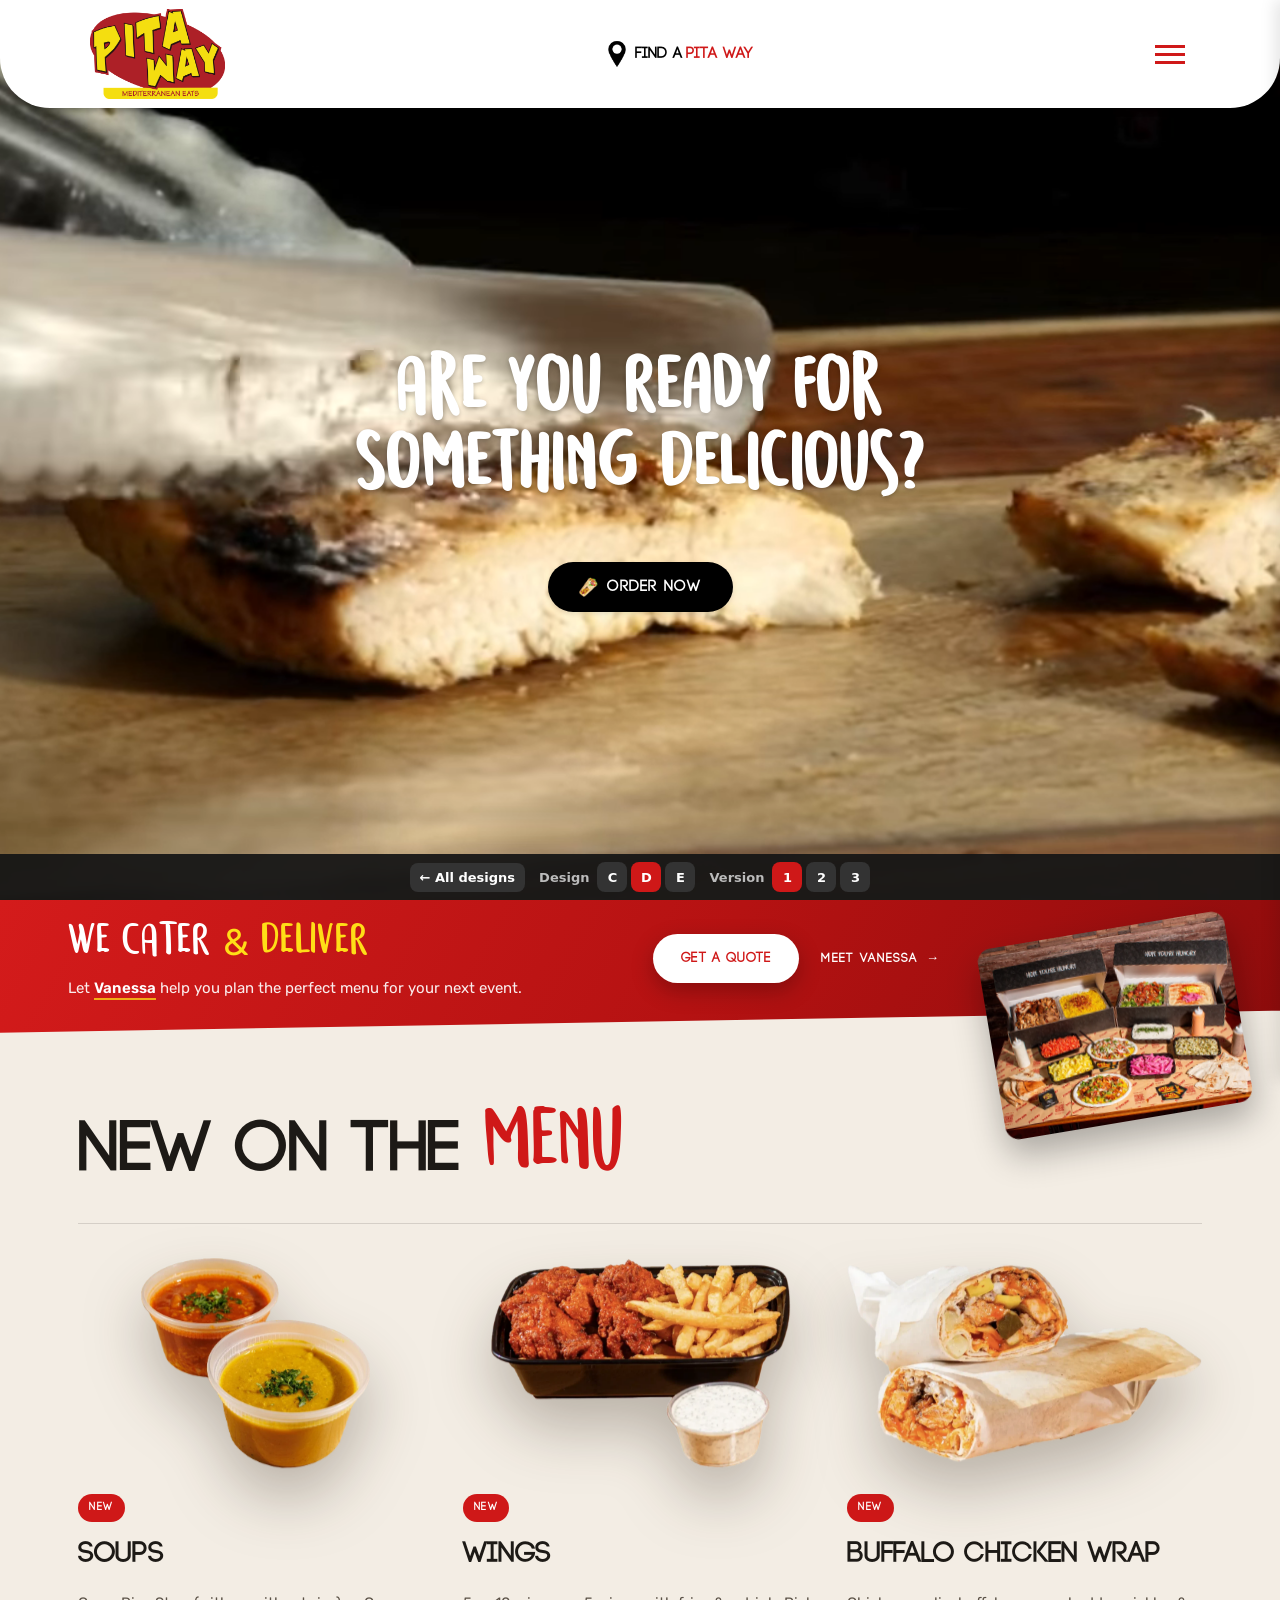
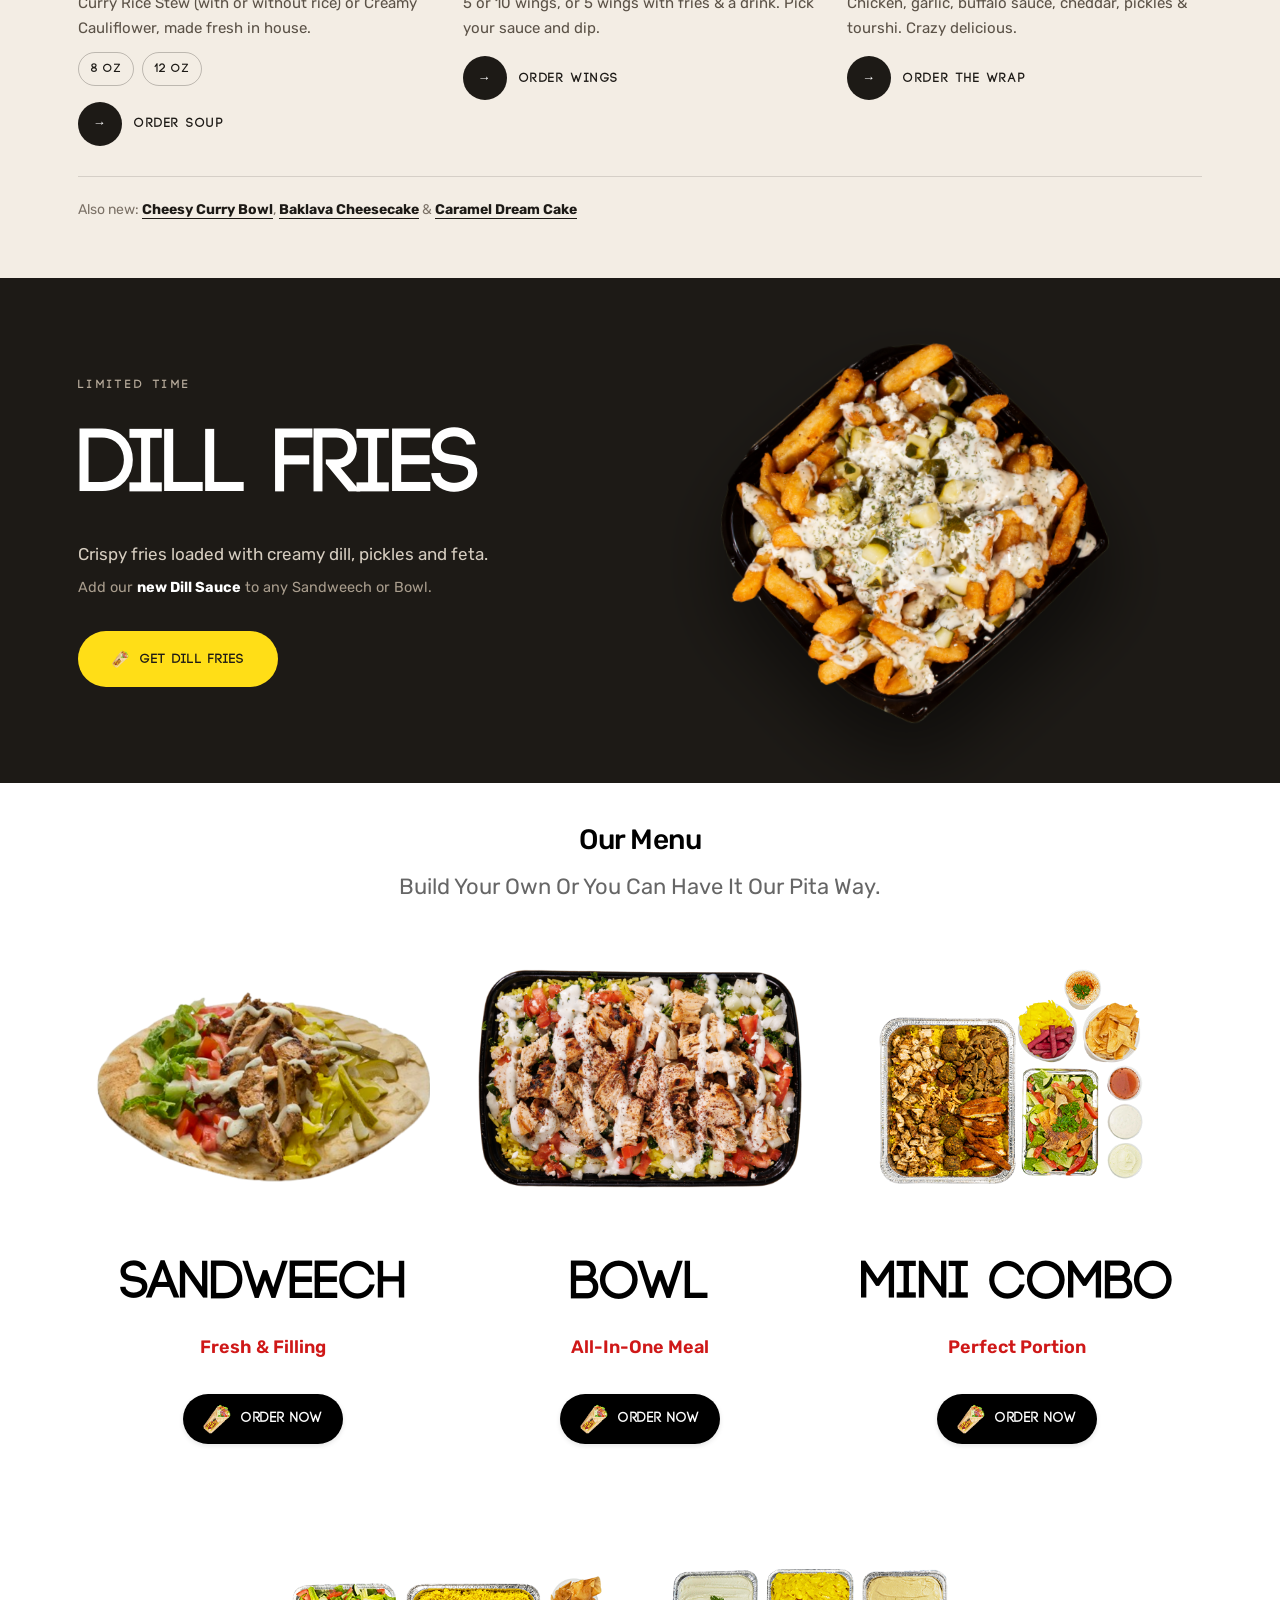
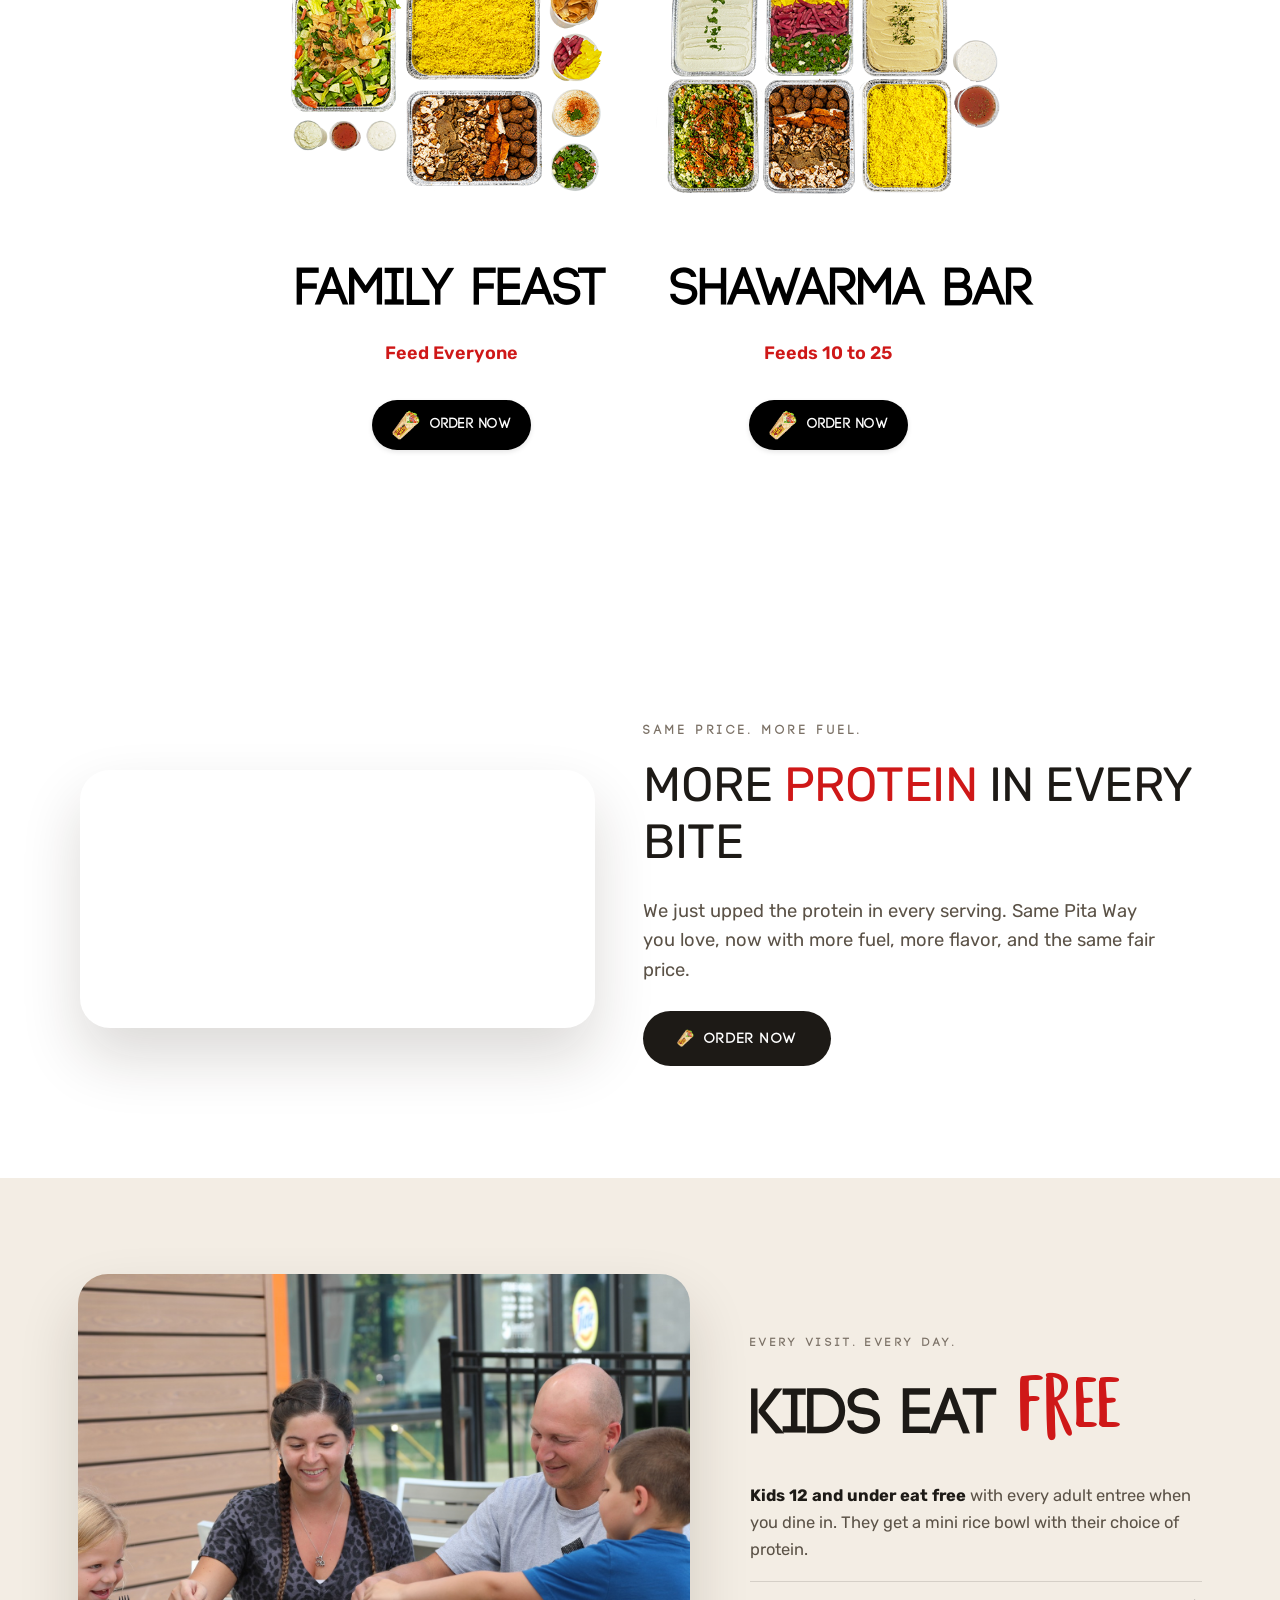
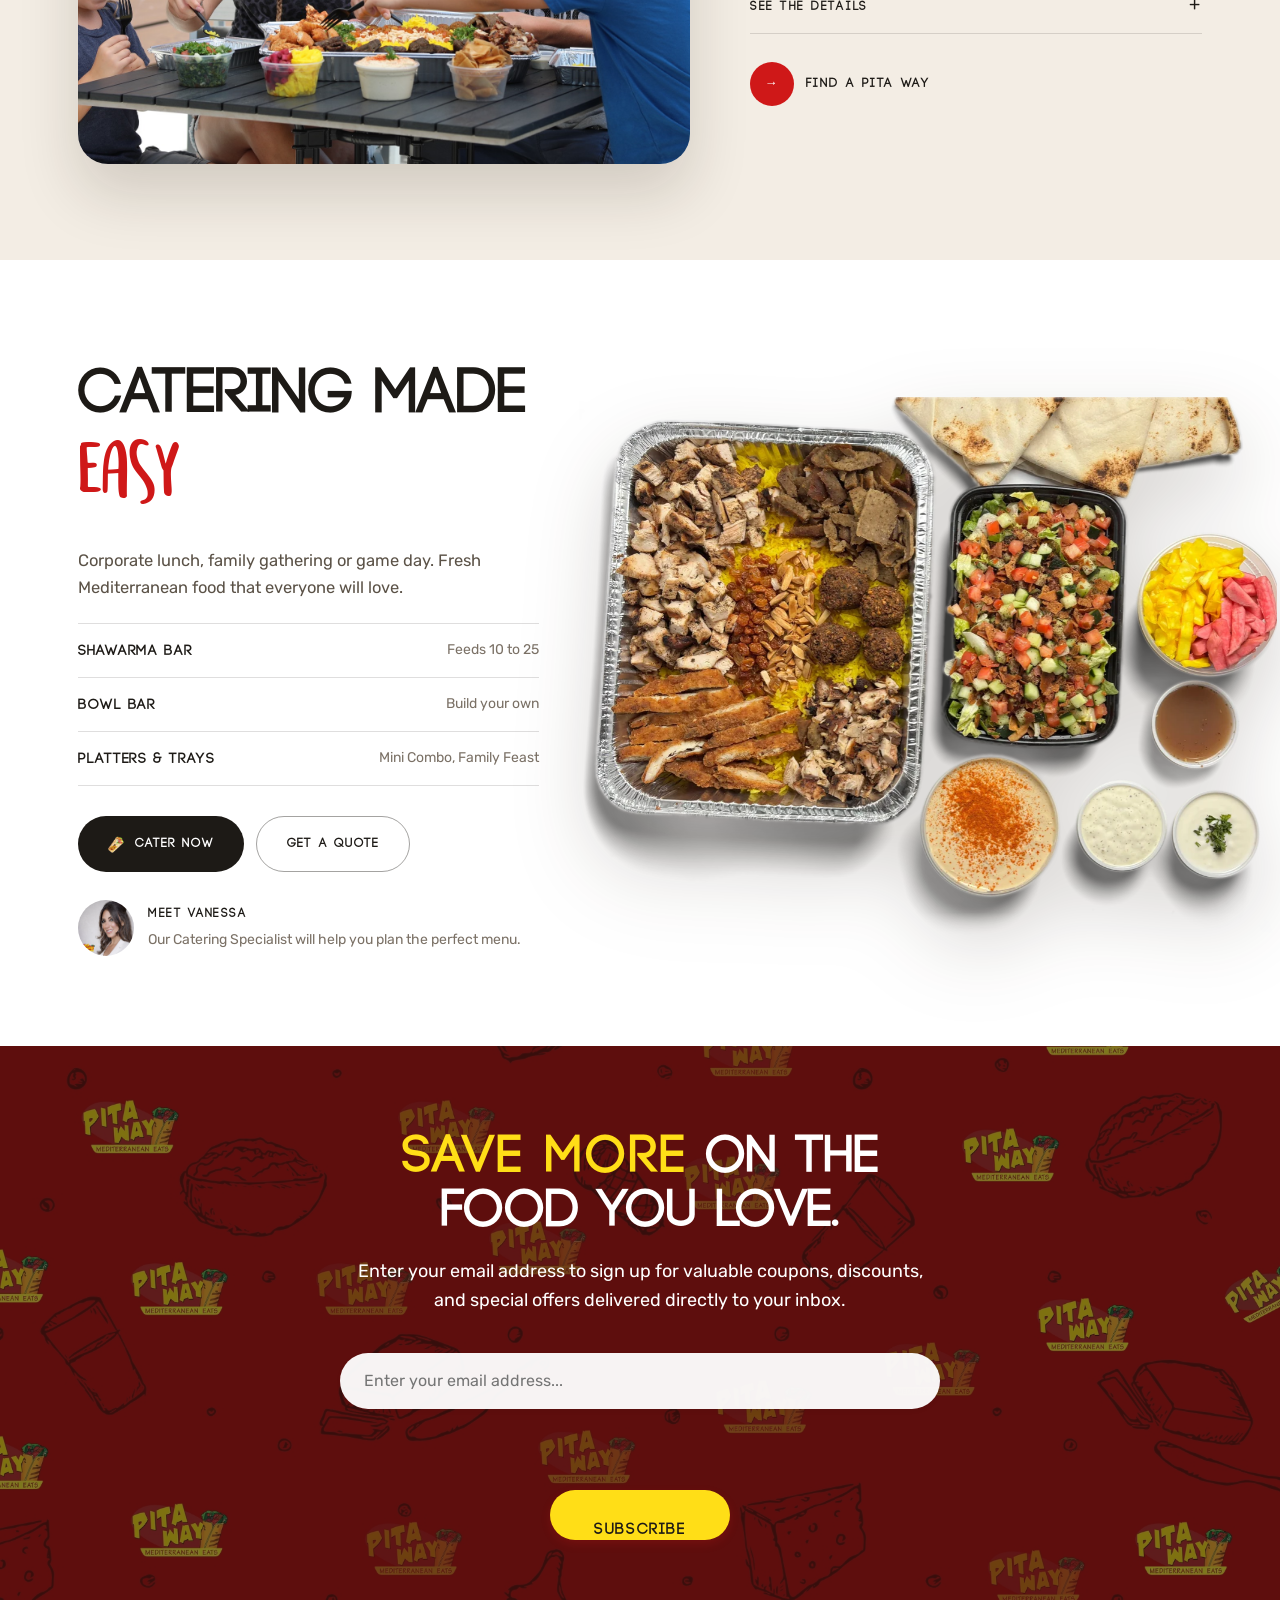
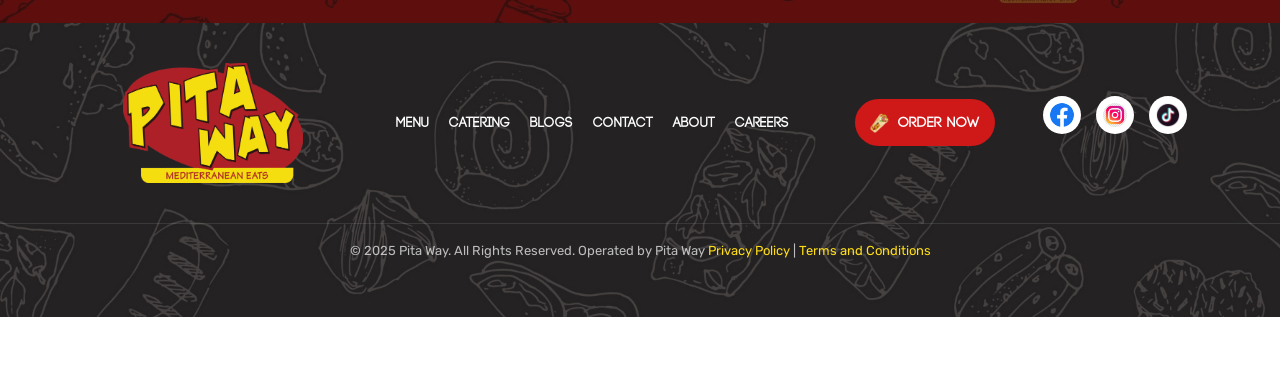
<file: d-cinematic-warm.html>
<!DOCTYPE html>
<html lang="en"><!-- Basic -->
<head>
<meta name="robots" content="noindex,nofollow">

	
    
    <!-- Google tag (gtag.js) -->

	<meta charset="utf-8">

    <meta http-equiv="X-UA-Compatible" content="IE=edge">   
   
    <!-- Mobile Metas -->
    <meta name="viewport" content="width=device-width, initial-scale=1, maximum-scale=1, user-scalable=no">
 
    <!-- Enhanced SEO Meta Tags -->
    <title>PREVIEW proto-d</title>  
    <meta name="keywords" content="mediterranean food near me, halal restaurant, healthy fast food, fresh pita, catering near me, pita way, healthy fast casual food near me, mediterranean bowl, custom sandwiches, fresh mediterranean catering, halal food near me, middle eastern restaurant, healthy lunch options, fast casual dining, fresh ingredients">
    <meta name="description" content="Pita Way makes your sandweeches, bowls, and salads your way, right away – and we serve them up fresh, delicious, and fast.">
    <meta name="a
	thor" content="Pita Way">
    <meta name="robots" content="index, follow">
    <meta name="language" content="English">
    <meta name="geo.region" content="US-MI">
    <meta name="geo.placename" content="Michigan">

    <!-- Open Graph Meta Tags -->
    <meta property="og:site_name" content="Pita Way">
    <meta property="og:title" content="Pita Way Restaurant | Mediterranean Grill">
    <meta property="og:description" content="Pita Way makes your sandweeches, bowls, and salads your way, right away – and we serve them up fresh, delicious, and fast.">
    <meta property="og:type" content="restaurant">
    <meta property="og:url" content="https://pitaway.com">
    <meta property="og:image" content="https://pitaway.com/images/og-logo.png">
    <meta property="og:image:width" content="1200">
    <meta property="og:image:height" content="630">
    <meta property="og:locale" content="en_US">

    <!-- Twitter Card Meta Tags -->
    <meta name="twitter:card" content="summary_large_image">
    <meta name="twitter:site" content="@pitaway">
    <meta name="twitter:title" content="Pita Way Restaurant | Mediterranean Grill">
    <meta name="twitter:description" content="Pita Way makes your sandweeches, bowls, and salads your way, right away – and we serve them up fresh, delicious, and fast.">
    <meta name="twitter:image" content="https://pitaway.com/images/og-logo.png">

    <!-- Canonical URL -->
    <link rel="canonical" href="https://pitaway.com">

	<!-- Site Icons -->
    <!-- Favicon Implementation -->
    <link rel="icon" type="image/x-icon" href="favicon/favicon.ico">
    <link rel="icon" type="image/png" sizes="16x16" href="favicon/favicon-16x16.png">
    <link rel="icon" type="image/png" sizes="32x32" href="favicon/favicon-32x32.png">
    <link rel="icon" type="image/png" sizes="48x48" href="favicon/48x48.png">
    <link rel="icon" type="image/png" sizes="192x192" href="favicon/android-chrome-192x192.png">
    <link rel="icon" type="image/png" sizes="512x512" href="favicon/android-chrome-512x512.png">
    <link rel="apple-touch-icon" sizes="180x180" href="favicon/apple-touch-icon.png">
    <link rel="preconnect" href="https://fonts.googleapis.com">
    <link rel="preconnect" href="https://fonts.gstatic.com" crossorigin>  
    <!-- Bootstrap CSS -->
    <link rel="stylesheet" href="css/bootstrap.min.css">    
	<!-- Site CSS -->
    <link rel="stylesheet" href="css/style.css?v=20261003a">
    <link rel="stylesheet" href="css/animate.css">
    <link rel="stylesheet" href="css/font-awesome.min.css">
    <link rel="stylesheet" href="css/baguetteBox.min.css">
	<link rel="stylesheet" href="https://fonts.googleapis.com/css2?family=Rubik:wght@400;500;700;900&display=swap">
    <!-- Responsive CSS -->
    <link rel="stylesheet" href="css/responsive.css?v=20261003a">
    <!-- Custom CSS -->
    <link rel="stylesheet" href="css/custom.css?v=20261003a">

	<link rel="canonical" href="https://pitaway.com">

<link rel="sitemap" type="application/xml" href="https://pitaway.com/sitemap.xml">


<link rel="preload" href="css/style.css?v=20261003a" as="style">
<link rel="preload" href="images/logo.png?v=20261003a" as="image">
<style>
	/* Video Header Typography Fix with Fallbacks */
	.video-overlay h1 {
	  /* Primary font stack with fallbacks */
	  font-family: -apple-system, BlinkMacSystemFont, "Segoe UI", Roboto, "Helvetica Neue", Arial, sans-serif;
	  /* Fallback for older browsers */
	  font-family: system-ui, -apple-system, BlinkMacSystemFont, "Segoe UI", Roboto, "Helvetica Neue", Arial, sans-serif;
	  
	  /* Font weight with fallback */
	  font-weight: 800;
	  font-weight: 800; /* Explicitly set for better support */
	  
	  /* Size with responsive fallback */
	  font-size: 64px;
	  font-size: 4rem; /* Relative unit fallback */
	  
	  /* Color and styling */
	  color: #fff;
	  color: rgba(255, 255, 255, 1); /* RGBA fallback */
	  
	  /* Spacing */
	  margin-bottom: 20px;
	  margin-top: 0;
	  line-height: 1.1;
	  
	  /* Text effects with vendor prefixes */
	  text-shadow: 0 2px 4px rgba(0, 0, 0, 0.2);
	  letter-spacing: -0.03em;
	  
	  /* Rendering optimizations */
	  text-rendering: optimizeLegibility;
	  -webkit-font-smoothing: antialiased;
	  -moz-osx-font-smoothing: grayscale;
	  
	  /* Prevent text selection issues */
	  -webkit-user-select: none;
	  -moz-user-select: none;
	  -ms-user-select: none;
	  user-select: none;
	}
	
	/* Fallback for browsers that don't support system fonts */
	@supports not (font-family: system-ui) {
	  .video-overlay h1 {
		font-family: -apple-system, BlinkMacSystemFont, "Segoe UI", Roboto, Arial, sans-serif;
	  }
	}
	
	/* Additional fallback for very old browsers */
	.video-overlay h1 strong {
	  font-weight: 800;
	  font-weight: inherit; /* Use parent's font-weight */
	}
	
	/* Mobile responsive adjustments */
	@media screen and (max-width: 768px) {
	  .video-overlay h1 {
		font-size: 48px;
		font-size: 3rem;
		letter-spacing: -0.02em;
	  }
	}
	
	@media screen and (max-width: 480px) {
	  .video-overlay h1 {
		font-size: 36px;
		font-size: 2.25rem;
		letter-spacing: -0.01em;
		line-height: 1.2;
	  }
	}
	
	/* High contrast mode support */
	@media (prefers-contrast: high) {
	  .video-overlay h1 {
		text-shadow: 0 2px 6px rgba(0, 0, 0, 0.4);
	  }
	}
	
	/* Reduced motion support */
	@media (prefers-reduced-motion: reduce) {
	  .video-overlay h1 {
		/* Remove any animations if present */
		animation: none !important;
		transition: none !important;
	  }
	}
	
	/* Print styles */
	@media print {
	  .video-overlay h1 {
		color: #000;
		text-shadow: none;
	  }
	}
	
	/* Brevo form minimal styles */
	.sib-form {
	  background: transparent !important;
	  border: none !important;
	  max-width: none !important;
	}
	#sib-container {
	  background: transparent !important;
	  border: none !important;
	  max-width: none !important;
	}
	.sib-form-message-panel {
	  margin: 0 auto 20px !important;
	  max-width: 500px !important;
	  color: #fff !important;
	}
	.sib-form-message-panel__inner-text {
	  color: #fff !important;
	}
	/* Hide loader icon if present */
	.sib-hide-loader-icon {
	  display: none !important;
	}
	/* Center the reCAPTCHA */
	.g-recaptcha {
	  display: inline-block !important;
	}

	/* === Brand Fonts === */
	/* Semringah — display script for hero + descriptive copy */
	@font-face {
	  font-family: 'Semringah';
	  src: url('fonts/Semringah.ttf') format('truetype');
	  font-weight: normal;
	  font-style: normal;
	  font-display: swap;
	}
	/* Code Bold — primary bold headings */
	@font-face {
	  font-family: 'Code Bold';
	  src: url('fonts/cbold.otf') format('opentype');
	  font-weight: bold;
	  font-style: normal;
	  font-display: swap;
	}

	/* Semringah: big display headings (hero + section titles) */
	.video-overlay h1 {
	  font-family: 'Semringah', -apple-system, BlinkMacSystemFont, "Segoe UI", Roboto, "Helvetica Neue", Arial, sans-serif !important;
	  letter-spacing: 0.04em;
	}
	.protein-promo-title,
	.heading-title h2,
	.gsb-feature__title,
	.catering-banner-text h3,
	.about-section-box h1,
	.kids-banner-content h2,
	.qt-box .lead strong,
	.qt-box .highlight {
	  font-family: 'Semringah', 'Rubik', sans-serif !important;
	  letter-spacing: 0.04em !important;
	}

	/* Rubik for descriptive/lead copy — more legible */
	.protein-promo-sub,
	.gsb-feature__lead,
	.catering-banner-text p,
	.our-team .team-content .post,
	.about-section-box p,
	.qt-box p {
	  font-family: 'Rubik', sans-serif !important;
	  letter-spacing: normal !important;
	}

	/* Code Bold: smaller eyebrows/sub-headings + button labels + nav */
	.our-team .team-content .title,
	.gsb-feature__eyebrow,
	.catering-banner-btn,
	.about-section-box h4,
	.kids-banner-tagline,
	.menu-order-btn,
	.btn-outline-new-white,
	.footer-order-btn,
	.footer-nav a,
	.order-now-btn .nav-link,
	.find-location-btn .pita-text,
	.find-location-btn .find-text,
	.navbar-nav .nav-link {
	  font-family: 'Code Bold', 'Rubik', Impact, "Arial Black", sans-serif;
	  font-weight: bold;
	}

	</style>
	
	<meta name="google-site-verification" content="F0Gl7q_VxexggoLAYaUr-yNTG2GsaGG8ayMvm2vGKQY" />
<style>
  /* "Our Menu" section: seamless white to match sections above */
  .stuff-box { background-image: none !important; background-color: #fff !important; }
  .stuff-box:before { display: none !important; content: none !important; }

  /* Match the clean "They're Back, And There's More" typeface (Rubik) on the
     protein band + home "Our Menu" titles instead of the Semringah script font */
  .protein-promo-title { font-family: 'Rubik', sans-serif !important; letter-spacing: -0.5px !important; }
  .stuff-box .heading-title h2 { font-family: 'Rubik', sans-serif !important; letter-spacing: -0.5px !important; }
  .stuff-box .heading-title p { font-family: 'Rubik', sans-serif !important; }
</style>
</head>

<body>
	

<!-- Start header -->
<header class="top-navbar">
	<nav class="navbar navbar-expand-lg navbar-light bg-light">
	<div class="container">
		<a class="navbar-brand" href="/">
			<img src="images/logo.png?v=20261003a" alt="Pita Way Logo" />
			</a>
	
	<!-- Find a Pita Way Button - Mobile Only -->
	<div class="find-location-btn d-lg-none">
	  <a class="nav-link" href="https://onlineorders.pitaway.com">
		<img loading="lazy" src="images/location-icon.png" alt="Location">
		<span class="find-text">FIND A</span>
		<span class="pita-text">PITA WAY</span>
	  </a>
	</div>
	
	<button class="navbar-toggler" type="button" data-toggle="collapse" data-target="#navbars-rs-food" aria-controls="navbars-rs-food" aria-expanded="false" aria-label="Toggle navigation">
	<span class="navbar-toggler-icon"></span>
	</button>
	<div class="collapse navbar-collapse" id="navbars-rs-food">
	<ul class="navbar-nav ml-auto">
		<li class="nav-item"><a class="nav-link" href="/menu">Menu</a></li>
		<li class="nav-item"><a class="nav-link" href="/catering">Catering</a></li>
		<li class="nav-item"><a class="nav-link" href="/locations">Locations</a></li>
		<li class="nav-item"><a class="nav-link" href="/specials">Specials</a></li>
		<li class="nav-item"><a class="nav-link" href="/careers">Careers</a></li>
		<li class="nav-item"><a class="nav-link" href="/about">About</a></li>
		<li class="nav-item"><a class="nav-link" href="/giftcards">Gift Cards</a></li>
		<li class="nav-item"><a class="nav-link" href="/contact">Contact</a></li>
	<li class="order-now-btn">
	<a class="nav-link" href="https://onlineorders.pitaway.com">
	<img loading="lazy" src="images/WebiconPNG.png" alt="Order">Order Now</span>
	</a>
	</li>
	</ul>
	</div>
	</div>
	</nav>
	</header>
   <!-- End header -->
	
 
 
   <!-- Start Video Header -->
<div class="video-header">
	<video autoplay muted loop playsinline preload="metadata" poster="images/video-poster.webp">
		<source src="images/Pitawayheader.mp4" type="video/mp4">
		<source src="images/Pitawayheader.webm" type="video/webm">

	  </video>
	<div class="video-overlay">
	<div class="container">
	<div class="row">
	<div class="col-md-12 text-center">
		<h1 class="m-b-20">Are You Ready For <br>Something Delicious?</h1>
	<p><a class="btn btn-lg btn-circle btn-outline-new-white" href="https://onlineorders.pitaway.com">
	<img loading="lazy" src="images/WebiconPNG.png" alt="Order">ORDER NOW
	</a></p>
	</div>
	</div>
	</div>
	</div>
   </div>
   <!-- End Video Header -->

   <!-- Catering Banner -->
   <style>
     /* ===== Catering band: slim strip, angled red edge, one hero tray flowing onto the white ===== */
     .catering-banner.cb2 { background: #fff; padding: 0; overflow: visible; overflow-x: clip; z-index: 2; position: relative; --cut: 22px; margin-bottom: 20px; }
     .catering-banner.cb2::before {
       content: ""; position: absolute; inset: 0; width: auto; height: auto; top: 0; right: 0; border-radius: 0;
       background:
         linear-gradient(120deg, #d41b1b 0%, #b51212 55%, #8f0c0c 100%);
       clip-path: polygon(0 0, 100% 0, 100% calc(100% - var(--cut)), 0 100%);
     }
     .cb2 .cb2-wrap { position: relative; z-index: 2; max-width: 1200px; margin: 0 auto; padding: 18px 290px calc(18px + var(--cut) * 0.7) 28px; display: flex; align-items: center; justify-content: space-between; gap: 36px; }
     .cb2 .catering-banner-text { flex: 0 1 auto; color: #fff; }
     .cb2 .cb2-eyebrow { display: none; align-items: center; gap: 10px; font-family: 'Code Bold','Rubik',sans-serif; font-size: 11px; letter-spacing: .22em; text-transform: uppercase; color: #ffde17; margin-bottom: 8px; }
     .cb2 .cb2-eyebrow::before { content: ""; width: 26px; height: 2px; background: #ffde17; display: inline-block; }
     .cb2 .catering-banner-text h3 { font-size: clamp(30px, 2.9vw, 38px); line-height: 1; margin: 0 0 5px; color: #fff; letter-spacing: .02em !important; text-transform: uppercase; font-weight: 400; white-space: nowrap; }
     .cb2 .catering-banner-text h3 span { color: #ffde17; }
     .cb2 .catering-banner-text p { font-size: 15px; line-height: 1.45; color: rgba(255,255,255,.92); margin: 0; }
     .cb2 .catering-banner-text p a { color: #fff; font-weight: 600; text-decoration: none; border-bottom: 2px solid rgba(255,222,23,.75); padding-bottom: 1px; transition: border-color .2s ease, color .2s ease; }
     .cb2 .catering-banner-text p a:hover { color: #ffde17; border-color: #ffde17; }
     .cb2 .cb2-actions { display: flex; align-items: center; gap: 22px; flex: none; }
     .cb2 .catering-banner-btn { padding: 12px 28px; font-size: 14px; box-shadow: 0 8px 22px rgba(0,0,0,.26); white-space: nowrap; }
     .cb2 .cb2-link { font-family: 'Code Bold','Rubik',sans-serif; font-size: 13px; letter-spacing: .08em; text-transform: uppercase; color: #fff; text-decoration: none; display: inline-flex; align-items: center; gap: 8px; white-space: nowrap; }
     .cb2 .cb2-link i { display: inline-block; font-style: normal; transition: transform .25s ease; }
     .cb2 .cb2-link:hover { color: #ffde17; text-decoration: none; }
     .cb2 .cb2-link:hover i { transform: translateX(5px); }

     /* hero tray */
     .cb2 .cb2-tray { position: absolute; z-index: 3; right: max(10px, calc(50% - 600px)); bottom: -70px; width: 236px; pointer-events: none;
       transform: translate3d(calc(var(--tray-in, 0) * 1px), calc(var(--tray-y, 0) * 1px), 0) rotate(calc(-8deg + var(--tray-r, 0) * 1deg)); will-change: transform; }
     .cb2 .cb2-tray img { width: 100%; height: auto; display: block; }

     /* reveal (only when the script is running, so content can never stay hidden) */
     .cb2.cb2-js .cb2-rise { opacity: 0; transform: translateY(14px); transition: opacity .6s ease, transform .6s cubic-bezier(.2,.7,.2,1); }
     .cb2.cb2-js.is-in .cb2-rise { opacity: 1; transform: none; }
     .cb2.cb2-js.is-in .cb2-rise:nth-child(2) { transition-delay: .07s; }
     .cb2.cb2-js.is-in .cb2-rise:nth-child(3) { transition-delay: .14s; }
     .cb2.cb2-js.is-in .cb2-actions.cb2-rise { transition-delay: .2s; }
     .cb2.cb2-js .cb2-tray { opacity: 0; transition: opacity .6s ease; }
     .cb2.cb2-js.is-in .cb2-tray { opacity: 1; }
     @media (prefers-reduced-motion: reduce) { .cb2 .cb2-rise, .cb2 .cb2-tray { opacity: 1 !important; transition: none; } .cb2 .cb2-rise { transform: none; } }
     #catering-specialist { scroll-margin-top: 120px; }

     @media (max-width: 1199px) {
       .cb2 .cb2-wrap { padding-right: 250px; gap: 24px; }
       .cb2 .cb2-tray { width: 220px; right: 6px; bottom: -64px; }
       .cb2 .cb2-link { display: none; }
     }
     @media (max-width: 991px) {
       .cb2 .cb2-wrap { padding-right: 200px; }
       .cb2 .catering-banner-text h3 { font-size: 28px; }
       .cb2 .catering-banner-text p { font-size: 14px; }
       .cb2 .cb2-tray { width: 190px; right: -4px; bottom: -52px; }
     }
     /* Phones keep the earlier strip exactly as it was (block below); the redesigned band is desktop + tablet only */
     @media (max-width: 768px) { .catering-banner.cb2 { display: none; } }
     @media (min-width: 769px) { .catering-banner.cb-phone { display: none; } }
     .catering-banner.cb-phone {
       overflow: visible; z-index: 2;
       background:
         radial-gradient(circle at calc(110% - 200px) calc(-50% + 200px), rgba(255,255,255,0.05) 0, rgba(255,255,255,0.05) 200px, transparent 201px),
         linear-gradient(135deg, #CF1818 0%, #a81414 100%);
       padding: 24px 0 124px; margin-bottom: 40px;
     }
     .catering-banner.cb-phone::before { display: none; }
     .catering-banner.cb-phone .banner-food-left {
       opacity: 1; top: auto; left: 50%; bottom: -84px;
       filter: none;
       transform: translateX(-50%) rotate(-7deg);
       animation: cateringTrayFloat 7s ease-in-out infinite;
     }
     .catering-banner.cb-phone .banner-food-left img { width: 290px; max-width: 78vw; height: auto; display: block; }
     @keyframes cateringTrayFloat {
       0%, 100% { transform: translateX(-50%) translateY(0) rotate(-7deg); }
       50% { transform: translateX(-50%) translateY(-7px) rotate(-5.5deg); }
     }
     @media (prefers-reduced-motion: reduce) { .catering-banner.cb-phone .banner-food-left { animation: none !important; } }
   </style>
   <div class="catering-banner cb2" id="catering-band">
	   <div class="cb2-tray" aria-hidden="true">
		   <img loading="lazy" src="backgrounds/catering-boxes.webp?v=20261123b" width="1000" height="773" alt="Pita Way Shawarma and Bowl Bar catering" class="cb-photo">
	   </div>
	   <div class="cb2-wrap">
		   <div class="catering-banner-text">
			   <span class="cb2-eyebrow cb2-rise">Pita Way Catering</span>
			   <h3 class="cb2-rise">We cater <span>&amp; deliver</span></h3>
			   <p class="cb2-rise">Let <a href="#catering-specialist">Vanessa</a> help you plan the perfect menu for your next event.</p>
		   </div>
		   <div class="cb2-actions cb2-rise">
			   <a href="catering.html" class="catering-banner-btn">Get a Quote</a>
			   <a href="#catering-specialist" class="cb2-link">Meet Vanessa <i>&rarr;</i></a>
		   </div>
	   </div>
   </div>
   <script>
   (function () {
     var band = document.getElementById('catering-band'); if (!band) return;
     band.classList.add('cb2-js');
     var reduce = window.matchMedia && window.matchMedia('(prefers-reduced-motion: reduce)').matches;
     if (reduce || !('IntersectionObserver' in window)) { band.classList.add('is-in'); return; }
     var tray = band.querySelector('.cb2-tray'), ticking = false, active = false;
     function frame() {
       ticking = false;
       var r = band.getBoundingClientRect(), vh = window.innerHeight || 800;
       // p: 0 when the band enters from the bottom, 1 when it leaves through the top
       var p = Math.min(1, Math.max(0, (vh - r.top) / (vh + r.height)));
       var enter = Math.min(1, p / 0.42), ease = 1 - Math.pow(1 - enter, 3);
       tray.style.setProperty('--tray-in', ((1 - ease) * 70).toFixed(1));
       tray.style.setProperty('--tray-r', ((1 - ease) * 6 + (p - 0.5) * -3).toFixed(2));
       tray.style.setProperty('--tray-y', ((0.5 - p) * 12).toFixed(1));
     }
     function onScroll() { if (active && !ticking) { ticking = true; requestAnimationFrame(frame); } }
     new IntersectionObserver(function (es) {
       es.forEach(function (e) { active = e.isIntersecting; if (active) { band.classList.add('is-in'); frame(); } });
     }, { rootMargin: '0px 0px -8% 0px' }).observe(band);
     band.querySelectorAll('a[href="#catering-specialist"]').forEach(function (a) {
       a.addEventListener('click', function (ev) {
         var t = document.getElementById('catering-specialist'); if (!t) return;
         ev.preventDefault(); t.scrollIntoView({ behavior: 'smooth', block: 'start' });
       });
     });
     window.addEventListener('scroll', onScroll, { passive: true });
     window.addEventListener('resize', onScroll, { passive: true });
   })();
   </script>
   <!-- Catering strip, phone version (unchanged earlier design) -->
   <div class="catering-banner cb-phone">
	   <div class="banner-food-decor banner-food-left">
		   <img loading="lazy" src="backgrounds/catering-boxes.webp?v=20261123b" width="1000" height="773" alt="Pita Way Shawarma and Bowl Bar catering" class="cb-photo">
	   </div>
	   <div class="container">
		   <div class="catering-banner-content">
			   <div class="catering-banner-text">
				   <h3>We cater and deliver!</h3>
				   <p>Let Vanessa help you plan the perfect menu for your next event</p>
			   </div>
			   <div class="catering-banner-cta">
				   <a href="catering.html" class="catering-banner-btn">Get a Quote</a>
			   </div>
		   </div>
	   </div>
   </div>
   <!-- End Catering Banner -->

   <!-- === New Additions Feature === -->
<!-- Prototype D "Cinematic Warm": stone canvas, big product frames with gentle scroll drift, charcoal Dill Fries feature -->
<style>
  .nwk { --stone:#f3ede4; --ink:#1d1a16; --muted:#7b7166; --red:#cf1818; --yellow:#ffde17; background:var(--stone); color:var(--ink); padding:96px 0 84px; overflow:hidden; }
  .nwk__in { max-width:1180px; margin:0 auto; padding:0 28px; }
  .nwk__head { display:flex; align-items:flex-end; justify-content:space-between; gap:24px; padding-bottom:28px; margin-bottom:18px; border-bottom:1px solid rgba(29,26,22,.14); }
  .nwk__kicker { display:block; font-family:'Code Bold','Rubik',sans-serif; font-size:12px; letter-spacing:.28em; text-transform:uppercase; color:var(--muted); margin-bottom:14px; }
  .nwk__title { font-family:'Code Bold','Rubik',sans-serif; font-size:clamp(40px,5.6vw,76px); line-height:.95; letter-spacing:-.02em; text-transform:uppercase; margin:0; color:var(--ink); }
  .nwk__title em { font-family:'Semringah',cursive; font-style:normal; text-transform:none; letter-spacing:0; color:var(--red); }
  .nwk__note { max-width:300px; font-size:15px; line-height:1.6; color:var(--muted); margin:0; }

  .fr { display:grid; grid-template-columns:1.1fr .9fr; align-items:center; gap:56px; padding:46px 0; border-bottom:1px solid rgba(29,26,22,.14); }
  .fr:nth-child(even) { grid-template-columns:.9fr 1.1fr; }
  .fr:nth-child(even) .fr__media { order:2; }
  .fr__media { position:relative; height:380px; display:grid; place-items:center; }
  .fr__img { position:relative; width:min(88%,470px); max-height:330px; object-fit:contain; filter:drop-shadow(0 30px 30px rgba(40,25,10,.28)); transform:translate3d(0, var(--drift,0px), 0); will-change:transform; }
  .fr--soup .fr__img { width:min(66%,350px); }
  .fr__new { display:inline-block; font-family:'Code Bold','Rubik',sans-serif; font-size:11px; letter-spacing:.14em; text-transform:uppercase; color:#fff; background:var(--red); padding:4px 11px; border-radius:999px; margin-bottom:14px; }
  .fr__name { font-family:'Code Bold','Rubik',sans-serif; font-size:clamp(34px,3.8vw,52px); line-height:.98; text-transform:uppercase; letter-spacing:-.01em; margin:0 0 14px; color:var(--ink); }
  .fr__name small { display:block; font-family:'Semringah',cursive; font-size:.52em; text-transform:none; letter-spacing:0; color:var(--red); margin-bottom:4px; }
  .fr__desc { font-size:16.5px; line-height:1.65; color:#5b5247; margin:0 0 22px; max-width:400px; }
  .fr__meta { display:flex; gap:8px; margin:-8px 0 22px; }
  .fr__meta b { font-family:'Code Bold','Rubik',sans-serif; font-weight:400; font-size:12px; letter-spacing:.1em; border:1px solid rgba(29,26,22,.25); border-radius:999px; padding:5px 12px; }
  .fr__link { display:inline-flex; align-items:center; gap:12px; font-family:'Code Bold','Rubik',sans-serif; font-size:13px; letter-spacing:.12em; text-transform:uppercase; color:var(--ink); text-decoration:none; }
  .fr__link i { font-style:normal; width:44px; height:44px; border-radius:50%; display:grid; place-items:center; background:var(--ink); color:#fff; transition:background .3s ease, transform .3s ease; }
  .fr__link:hover { color:var(--red); text-decoration:none; }
  .fr__link:hover i { background:var(--red); transform:translateX(4px); }
  .nwk__also { margin:28px 0 0; font-size:14px; color:var(--muted); }
  .nwk__also a { color:var(--ink); font-weight:700; text-decoration:none; border-bottom:1px solid var(--ink); }
  .nwk__also a:hover { color:var(--red); border-color:var(--red); text-decoration:none; }

  /* Dill Fries: charcoal cinematic feature */
  .dlk { background:#1d1a16; color:#f3ede4; position:relative; overflow:hidden; }
  .dlk__in { max-width:1180px; margin:0 auto; padding:96px 28px; display:grid; grid-template-columns:1fr 1.1fr; align-items:center; gap:30px; position:relative; }
  .dlk__kicker { display:block; font-family:'Code Bold','Rubik',sans-serif; font-size:12px; letter-spacing:.28em; text-transform:uppercase; color:#b9ad9d; margin-bottom:16px; }
  .dlk__name { font-family:'Code Bold','Rubik',sans-serif; font-size:clamp(52px,7vw,104px); line-height:.9; letter-spacing:-.02em; text-transform:uppercase; margin:0 0 10px; color:#fff; }
  .dlk__pun { font-family:'Semringah',cursive; font-size:clamp(28px,3vw,40px); color:var(--yellow,#ffde17); margin:0 0 22px; line-height:1; }
  .dlk__desc { font-size:17px; line-height:1.65; color:#d6cdc0; margin:0 0 8px; max-width:430px; }
  .dlk__plus { font-size:14.5px; line-height:1.6; color:#a99d8d; margin:0 0 32px; max-width:430px; }
  .dlk__plus b { color:#fff; }
  .dlk__btn { display:inline-flex; align-items:center; gap:10px; padding:16px 34px; border-radius:999px; background:#ffde17; color:#1d1a16; font-family:'Code Bold','Rubik',sans-serif; font-size:13.5px; letter-spacing:.08em; text-transform:uppercase; text-decoration:none; transition:transform .3s ease, background .3s ease; }
  .dlk__btn:hover { background:#fff; color:#1d1a16; transform:translateY(-2px); text-decoration:none; }
  .dlk__btn img { width:18px; }
  .dlk__media { position:relative; display:grid; place-items:center; min-height:440px; }
  .dlk__media img { position:relative; width:min(100%,540px); filter:drop-shadow(0 40px 40px rgba(0,0,0,.55)); transform:translate3d(0, var(--drift,0px), 0) rotate(-6deg); will-change:transform; }
  .dlk__lt { position:absolute; left:4%; bottom:4%; font-family:'Code Bold','Rubik',sans-serif; font-size:11.5px; letter-spacing:.2em; text-transform:uppercase; color:#1d1a16; background:#f3ede4; padding:8px 14px; border-radius:999px; }

  .nw-js .nw-rise { opacity:0; transform:translateY(26px); transition:opacity .9s ease, transform .9s cubic-bezier(.2,.7,.2,1); }
  .nw-js .nw-rise.is-in { opacity:1; transform:none; }
  @media (prefers-reduced-motion:reduce){ .nw-js .nw-rise{ opacity:1; transform:none; transition:none; } .fr__img, .dlk__media img { transform:none !important; } }

  @media (max-width:991px){
    .fr, .fr:nth-child(even) { gap:28px; }
    .fr__media { height:300px; }
    .dlk__in { padding:76px 28px; }
  }
  @media (max-width:700px){
    .nwk { padding:60px 0 52px; }
    .nwk__in { padding:0 16px; }
    .nwk__head { display:block; padding-bottom:20px; margin-bottom:4px; }
    .nwk__note { margin-top:14px; font-size:14px; max-width:none; }
    .fr, .fr:nth-child(even) { grid-template-columns:42% 1fr; gap:14px; padding:22px 0; }
    .fr:nth-child(even) .fr__media { order:0; }
    .fr__media { height:150px; }
    .fr__img, .fr--soup .fr__img { width:100%; max-height:120px; }
    .fr--soup .fr__img { width:86%; }
    .fr__new { font-size:9.5px; padding:3px 9px; margin-bottom:8px; }
    .fr__name { font-size:22px; margin-bottom:6px; }
    .fr__name small { display:none; }
    .fr__desc { font-size:13.5px; line-height:1.5; margin-bottom:10px; }
    .fr__meta { display:none; }
    .fr__link { font-size:11px; gap:8px; }
    .fr__link i { width:30px; height:30px; font-size:13px; }
    .nwk__also { font-size:13.5px; line-height:1.9; margin-top:20px; }
    .dlk__in { grid-template-columns:1fr; padding:56px 16px 60px; gap:10px; }
    .dlk__media { order:-1; min-height:0; margin-bottom:10px; }
    .dlk__media img { width:78%; }
    .dlk__desc { font-size:15px; }
    .dlk__btn { width:100%; justify-content:center; }
  }
  @media (max-width:360px){
    .fr, .fr:nth-child(even) { grid-template-columns:38% 1fr; }
    .fr__name { font-size:19px; }
    .fr__desc { font-size:12.5px; }
  }
  /* compact: three items side by side so the menu is close */
  @media (min-width:701px){
    .nwk { padding:64px 0 56px; }
    .nwk__head { padding-bottom:20px; margin-bottom:30px; }
    .nwk__frames { display:grid; grid-template-columns:repeat(3,1fr); gap:30px; }
    .fr, .fr:nth-child(even) { display:flex; flex-direction:column; gap:0; padding:0; border:0; }
    .fr:nth-child(even) .fr__media { order:0; }
    .fr__media { height:220px; margin-bottom:18px; }
    .fr__img, .fr--soup .fr__img { width:auto; max-width:100%; max-height:210px; }
    .fr__name { font-size:clamp(24px,2.3vw,32px); margin-bottom:10px; }
    .fr__desc { font-size:15px; margin-bottom:16px; }
    .fr__meta { margin:-4px 0 16px; }
    .nwk__also { margin-top:30px; padding-top:20px; border-top:1px solid rgba(29,26,22,.14); }
    .dlk__in { padding:56px 28px; }
    .dlk__media { min-height:0; }
    .dlk__media img { width:min(100%,400px); }
  }
  @media (max-width:700px){
    .nwk { padding:44px 0 36px; }
    .nwk__head { padding-bottom:14px; }
    .fr, .fr:nth-child(even) { padding:14px 0; }
    .fr__media { height:120px; }
    .fr__desc { margin-bottom:8px; }
    .dlk__in { padding:40px 16px 44px; }
    .dlk__media img { width:56%; }
    .dlk__media { margin-bottom:0; }
    .dlk__name { font-size:46px; }
    .dlk__plus { margin-bottom:20px; }
  }

</style>

<section class="nwk" aria-label="New at Pita Way">
  <div class="nwk__in">
    <div class="nwk__head nw-rise">
      <div><h2 class="nwk__title">New on the <em>menu</em></h2></div>
    </div>
    <div class="nwk__frames">
      <article class="fr fr--soup">
        <div class="fr__media nw-rise"><img class="fr__img" data-drift="18" loading="lazy" src="menu-images/soup.webp?v=20261104" alt="Curry Rice Stew and Creamy Cauliflower soups"></div>
        <div class="nw-rise"><span class="fr__new">New</span>
          <h3 class="fr__name">Soups</h3>
          <p class="fr__desc">Curry Rice Stew (with or without rice) or Creamy Cauliflower, made fresh in house.</p>
          <div class="fr__meta"><b>8 oz</b><b>12 oz</b></div>
          <a class="fr__link" href="https://onlineorders.pitaway.com"><i>&rarr;</i>Order soup</a></div>
      </article>
      <article class="fr fr--wings">
        <div class="fr__media nw-rise"><img class="fr__img" data-drift="18" loading="lazy" src="menu-images/wings.webp?v=20261104" alt="Wings with fries and dip"></div>
        <div class="nw-rise"><span class="fr__new">New</span>
          <h3 class="fr__name">Wings</h3>
          <p class="fr__desc">5 or 10 wings, or 5 wings with fries &amp; a drink. Pick your sauce and dip.</p>
          <a class="fr__link" href="https://onlineorders.pitaway.com"><i>&rarr;</i>Order wings</a></div>
      </article>
      <article class="fr fr--wrap">
        <div class="fr__media nw-rise"><img class="fr__img" data-drift="18" loading="lazy" src="menu-images/buffalo-wrap.webp?v=20261123" alt="Buffalo Chicken Wrap"></div>
        <div class="nw-rise"><span class="fr__new">New</span>
          <h3 class="fr__name">Buffalo Chicken Wrap</h3>
          <p class="fr__desc">Chicken, garlic, buffalo sauce, cheddar, pickles &amp; tourshi. Crazy delicious.</p>
          <a class="fr__link" href="https://onlineorders.pitaway.com"><i>&rarr;</i>Order the wrap</a></div>
      </article>
    </div>
    <p class="nwk__also nw-rise">Also new: <a href="menu.html">Cheesy Curry Bowl</a>, <a href="menu/desserts">Baklava Cheesecake</a> &amp; <a href="menu/desserts">Caramel Dream Cake</a></p>
  </div>
</section>

<section class="dlk" aria-label="Dill Fries, limited time">
  <div class="dlk__in">
    <div class="nw-rise">
      <span class="dlk__kicker">Limited time</span>
      <h2 class="dlk__name">Dill Fries</h2>
      <p class="dlk__desc">Crispy fries loaded with creamy dill, pickles and feta.</p>
      <p class="dlk__plus">Add our <b>new Dill Sauce</b> to any Sandweech or Bowl.</p>
      <a class="dlk__btn" href="https://onlineorders.pitaway.com"><img src="images/WebiconPNG.png" alt="">Get Dill Fries</a>
    </div>
    <div class="dlk__media nw-rise">
      <img data-drift="26" loading="lazy" src="menu-images/dill-fries.png?v=20261003a" alt="Dill Fries with creamy dill, pickles and feta">
    </div>
  </div>
</section>

<script>
document.addEventListener('DOMContentLoaded', function(){
  var els = document.querySelectorAll('.nw-rise');
  if (els.length && 'IntersectionObserver' in window) {
    document.documentElement.classList.add('nw-js');
    var io = new IntersectionObserver(function(es){ es.forEach(function(e){ if(e.isIntersecting){ e.target.classList.add('is-in'); io.unobserve(e.target); } }); }, { rootMargin:'0px 0px -8% 0px' });
    els.forEach(function(el, i){ el.style.transitionDelay = (i % 2) * 0.1 + 's'; io.observe(el); });
  }
  // gentle scroll drift on product photos (skipped for reduced motion)
  if (window.matchMedia && matchMedia('(prefers-reduced-motion: reduce)').matches) return;
  var drift = [].slice.call(document.querySelectorAll('[data-drift]')), ticking = false;
  function update(){ ticking = false; var vh = window.innerHeight;
    drift.forEach(function(el){ var r = el.getBoundingClientRect(); if (r.bottom < -100 || r.top > vh + 100) return;
      var p = ((r.top + r.height / 2) - vh / 2) / vh; el.style.setProperty('--drift', (-p * (+el.getAttribute('data-drift'))).toFixed(1) + 'px'); }); }
  window.addEventListener('scroll', function(){ if (!ticking) { ticking = true; requestAnimationFrame(update); } }, { passive:true });
  update();
});
</script>
<!-- === End New Additions Feature === -->






	<!-- Start Stuff -->
	<div class="stuff-box">
		<div class="container">
			<div class="row">
				<div class="col-lg-12">
					<div class="heading-title text-center">
						<h2>Our Menu</h2>
						<p>Build Your Own Or You Can Have It Our Pita Way.</p>
					</div>
				</div>
			</div>
			<div class="row justify-content-center">
				<div class="col-md-4 col-sm-6">
					<div class="our-team">
						<div class="pic">
							<img loading="lazy" src="newmenu-images/sandweech.png">
						</div>
						<div class="team-content">
							<h3 class="title">SANDWEECH</h3>
							<span class="post">Fresh & Filling</span>
						</div>
						<button class="menu-order-btn" onclick="window.location.href='https://onlineorders.pitaway.com'">
                          <img loading="lazy" src="images/WebiconPNG.png" alt="Order">ORDER NOW
                        </button>
					</div>
				</div>

				<div class="col-md-4 col-sm-6">
					<div class="our-team">
						<div class="pic">
							<img loading="lazy" src="menu-images/newbowl.png?v=20261003a">
						</div>
						<div class="team-content">
							<h3 class="title">BOWL</h3>
							<span class="post">All-In-One Meal</span>
						</div>
						<button class="menu-order-btn" onclick="window.location.href='https://onlineorders.pitaway.com'">
                          <img loading="lazy" src="images/WebiconPNG.png" alt="Order">ORDER NOW
                        </button>
					</div>
				</div>
				
				<div class="col-md-4 col-sm-6">
					<div class="our-team">
						<div class="pic">
							<img loading="lazy" src="menu-images/stuff-img-04.png">
						</div>
						<div class="team-content">
							<h3 class="title">MINI COMBO</h3>
							<span class="post">Perfect Portion</span>
						</div>
						<button class="menu-order-btn" onclick="window.location.href='https://onlineorders.pitaway.com'">
                          <img loading="lazy" src="images/WebiconPNG.png" alt="Order">ORDER NOW
                        </button>
					</div>
				</div>

				<div class="col-md-4 col-sm-6 menu-spread-left">
					<div class="our-team">
						<div class="pic">
							<img loading="lazy" src="menu-images/stuff-img-05.png">
						</div>
						<div class="team-content">
							<h3 class="title">FAMILY FEAST</h3>
							<span class="post">Feed Everyone</span>
						</div>
						<button class="menu-order-btn" onclick="window.location.href='https://onlineorders.pitaway.com'">
                          <img loading="lazy" src="images/WebiconPNG.png" alt="Order">ORDER NOW
                        </button>
					</div>
				</div>

				<div class="col-md-4 col-sm-6 menu-spread-right">
					<div class="our-team">
						<div class="pic">
							<img loading="lazy" src="menu-images/stuff-img-06.png">
						</div>
						<div class="team-content">
							<h3 class="title">SHAWARMA BAR</h3>
							<span class="post">Feeds 10 to 25</span>
						</div>
						<button class="menu-order-btn" onclick="window.location.href='https://onlineorders.pitaway.com'">
                          <img loading="lazy" src="images/WebiconPNG.png" alt="Order">ORDER NOW
                        </button>
					</div>
				</div>
			</div>
		</div>
	</div>
	<!-- End Stuff -->

   <!-- === Protein Promo Banner === -->
   <style>
     .protein-promo { background: #fff; padding: 64px 0; border-top: 1px solid #f0ece6; }
     .protein-promo-wrap { max-width: 1160px; margin: 0 auto; padding: 0 20px; display: flex; align-items: center; gap: 48px; }
     .protein-promo-video { flex: 0 0 46%; border-radius: 18px; overflow: hidden; box-shadow: 0 22px 50px rgba(0,0,0,0.14); }
     .protein-promo-video video { width: 100%; height: auto; display: block; }
     .protein-promo-text { flex: 1; }
     .protein-promo-eyebrow { display:inline-block; font-size:.8rem; font-weight:800; letter-spacing:.16em; text-transform:uppercase; color:var(--pita-red); margin-bottom:14px; }
     .protein-promo-title { font-size: 3rem; font-weight: 900; line-height: 1.05; margin: 0 0 16px; text-transform: uppercase; letter-spacing: -0.5px; color: #1a1a1a; }
     .protein-promo-title span { color: var(--pita-red); }
     .protein-promo-sub { font-size: 1.15rem; line-height: 1.6; margin: 0 0 26px; color: #555; max-width: 520px; }
     .protein-promo-btn { display:inline-block; padding:14px 34px; background:var(--pita-red); color:#fff; text-decoration:none; border-radius:999px; font-weight:800; letter-spacing:.03em; transition:background .25s ease, transform .2s ease; }
     .protein-promo-btn img { width:18px; height:auto; margin-right:9px; vertical-align:middle; }
     .protein-promo-btn:hover { background:#a00f0f; color:#fff; transform:translateY(-2px); }
     @media (max-width: 900px) {
       .protein-promo { padding: 44px 0; }
       .protein-promo-wrap { flex-direction: column; text-align: center; gap: 28px; }
       .protein-promo-video { flex: 0 0 auto; width: 100%; max-width: 500px; }
       .protein-promo-title { font-size: 2.1rem; }
       .protein-promo-sub { font-size: 1rem; margin-left: auto; margin-right: auto; }
     }
     @media (max-width: 480px) {
       .protein-promo-title { font-size: 1.75rem; }
     }
   </style>
   <section class="protein-promo" aria-label="More protein in every serving">
     <div class="protein-promo-wrap">
       <div class="protein-promo-video">
         <video src="images/enjoy.mp4" autoplay muted loop playsinline preload="metadata" aria-label="Enjoy Pita Way — now with more protein"></video>
       </div>
       <div class="protein-promo-text">
         <span class="protein-promo-eyebrow">Same price. More fuel.</span>
         <h2 class="protein-promo-title">More <span>Protein</span> in Every Bite</h2>
         <p class="protein-promo-sub">We just upped the protein in every serving. Same Pita Way you love, now with more fuel, more flavor, and the same fair price.</p>
         <p class="m-b-0"><a class="protein-promo-btn" href="https://onlineorders.pitaway.com">
           <img loading="lazy" src="images/WebiconPNG.png" alt="Order">ORDER NOW
         </a></p>
       </div>
     </div>
   </section>
   <!-- === End Protein Promo Banner === -->

	<!-- Start Kids Eat Free Banner -->
<!-- Prototype D "Cinematic Warm": large rounded photo + quiet text column on stone -->
<style>
  .kfk { background:#f3ede4; padding:96px 0; }
  .kfk__in { max-width:1180px; margin:0 auto; padding:0 28px; display:grid; grid-template-columns:1.15fr .85fr; gap:60px; align-items:center; }
  .kfk__photo { position:relative; border-radius:30px; overflow:hidden; aspect-ratio:5/4; box-shadow:0 30px 60px rgba(40,25,10,.16); }
  .kfk__photo img { width:100%; height:100%; object-fit:cover; display:block; transform:scale(1.06) translate3d(0, var(--drift,0px), 0); will-change:transform; }
  .kfk__kicker { display:block; font-family:'Code Bold','Rubik',sans-serif; font-size:12px; letter-spacing:.28em; text-transform:uppercase; color:#7b7166; margin-bottom:14px; }
  .kfk__title { font-family:'Code Bold','Rubik',sans-serif; font-size:clamp(40px,5vw,68px); line-height:.95; letter-spacing:-.02em; text-transform:uppercase; color:#1d1a16; margin:0 0 18px; }
  .kfk__title em { font-family:'Semringah',cursive; font-style:normal; text-transform:none; letter-spacing:0; color:#cf1818; }
  .kfk__lead { font-size:16.5px; line-height:1.65; color:#5b5247; margin:0 0 18px; }
  .kfk__lead b { color:#1d1a16; }
  .kfk details { border-top:1px solid rgba(29,26,22,.14); border-bottom:1px solid rgba(29,26,22,.14); margin:0 0 28px; }
  .kfk summary { cursor:pointer; list-style:none; padding:14px 0; display:flex; justify-content:space-between; font-family:'Code Bold','Rubik',sans-serif; font-size:12.5px; letter-spacing:.14em; text-transform:uppercase; color:#1d1a16; }
  .kfk summary::-webkit-details-marker { display:none; }
  .kfk summary::after { content:"+"; font-size:18px; line-height:1; transition:transform .3s ease; }
  .kfk details[open] summary::after { transform:rotate(45deg); }
  .kfk ul { margin:0 0 16px; padding-left:18px; font-size:13.5px; line-height:1.6; color:#5b5247; }
  .kfk li { margin-bottom:6px; }
  .kfk li strong { color:#1d1a16; }
  .kfk__link { display:inline-flex; align-items:center; gap:12px; font-family:'Code Bold','Rubik',sans-serif; font-size:13px; letter-spacing:.12em; text-transform:uppercase; color:#1d1a16; text-decoration:none; }
  .kfk__link i { font-style:normal; width:44px; height:44px; border-radius:50%; display:grid; place-items:center; background:#cf1818; color:#fff; transition:transform .3s ease; }
  .kfk__link:hover { color:#cf1818; text-decoration:none; }
  .kfk__link:hover i { transform:translateX(4px); }
  @media (max-width:900px){ .kfk__in { grid-template-columns:1fr; gap:34px; } }
  @media (max-width:640px){
    .kfk { padding:56px 0; }
    .kfk__in { padding:0 16px; gap:24px; }
    .kfk__photo { border-radius:22px; aspect-ratio:4/3; }
    .kfk__lead { font-size:15px; }
  }
</style>
<section class="kfk" aria-label="Kids eat free">
  <div class="kfk__in">
    <div class="kfk__photo nw-rise"><img data-drift="20" loading="lazy" src="feedfamily/feedfamily-web.jpg" alt="Family enjoying a meal at Pita Way"></div>
    <div class="nw-rise">
      <span class="kfk__kicker">Every visit. Every day.</span>
      <h2 class="kfk__title">Kids eat <em>free</em></h2>
      <p class="kfk__lead"><b>Kids 12 and under eat free</b> with every adult entree when you dine in. They get a mini rice bowl with their choice of protein.</p>
      <details>
        <summary>See the details</summary>
        <ul>
          <li><strong>Kids 12 and under eat free</strong> with every adult entree. Children must be present at time of order.</li>
          <li><strong>An entree is</strong> a Premium Bowl, Sandweech, or Large Salad.</li>
          <li><strong>Kids get a mini rice bowl</strong> with limited toppings and a protein choice: White meat chicken, Gyro, Dark meat chicken, or Falafel.</li>
          <li><strong>Limit 1 free kids meal per child</strong>, maximum 2 per adult entree.</li>
          <li><strong>Dine-in only.</strong> One time per visit, single transaction. Not valid online or through third-party apps.</li>
        </ul>
      </details>
      <a class="kfk__link" href="locations.html"><i>&rarr;</i>Find a Pita Way</a>
    </div>
  </div>
</section>
<!-- End Kids Eat Free Banner -->


	<!-- Start Catering Made Easy -->
<!-- Prototype D "Cinematic Warm": catering on white, spread large with drift, quiet text column -->
<style>
  .cmk { background:#fff; padding:96px 0 90px; overflow:hidden; }
  .cmk__in { max-width:1180px; margin:0 auto; padding:0 28px; display:grid; grid-template-columns:.85fr 1.15fr; gap:40px; align-items:center; }
  .cmk__kicker { display:block; font-family:'Code Bold','Rubik',sans-serif; font-size:12px; letter-spacing:.28em; text-transform:uppercase; color:#7b7166; margin-bottom:14px; }
  .cmk__title { font-family:'Code Bold','Rubik',sans-serif; font-size:clamp(40px,5vw,68px); line-height:.95; letter-spacing:-.02em; text-transform:uppercase; color:#1d1a16; margin:0 0 18px; }
  .cmk__title em { font-family:'Semringah',cursive; font-style:normal; text-transform:none; letter-spacing:0; color:#cf1818; }
  .cmk__lead { font-size:16.5px; line-height:1.65; color:#5b5247; margin:0 0 22px; max-width:440px; }
  .cmk__list { list-style:none; padding:0; margin:0 0 30px; border-top:1px solid rgba(29,26,22,.14); }
  .cmk__list li { display:flex; justify-content:space-between; gap:12px; padding:13px 0; border-bottom:1px solid rgba(29,26,22,.14); font-size:14px; color:#7b7166; }
  .cmk__list b { font-family:'Code Bold','Rubik',sans-serif; font-weight:400; font-size:15px; letter-spacing:.06em; text-transform:uppercase; color:#1d1a16; }
  .cmk__btns { display:flex; flex-wrap:wrap; gap:12px; margin-bottom:28px; }
  .cmk__btn { display:inline-flex; align-items:center; gap:10px; padding:15px 30px; border-radius:999px; background:#1d1a16; color:#fff; font-family:'Code Bold','Rubik',sans-serif; font-size:13px; letter-spacing:.08em; text-transform:uppercase; text-decoration:none; transition:background .3s ease, transform .3s ease; }
  .cmk__btn:hover { background:#cf1818; color:#fff; transform:translateY(-2px); text-decoration:none; }
  .cmk__btn img { width:17px; }
  .cmk__btn--ghost { background:transparent; color:#1d1a16; border:1px solid rgba(29,26,22,.4); }
  .cmk__btn--ghost:hover { background:#1d1a16; color:#fff; }
  .cmk__v { display:flex; align-items:center; gap:14px; scroll-margin-top:120px; }
  .cmk__v img { width:56px; height:56px; border-radius:50%; object-fit:cover; flex:none; }
  .cmk__v b { display:block; font-family:'Code Bold','Rubik',sans-serif; font-weight:400; font-size:12.5px; letter-spacing:.12em; text-transform:uppercase; color:#1d1a16; }
  .cmk__v span { font-size:14px; color:#7b7166; }
  .cmk__media img { width:112%; max-width:none; height:auto; display:block; margin-right:-12%; filter:drop-shadow(0 34px 40px rgba(40,25,10,.2)); transform:translate3d(0, var(--drift,0px), 0); will-change:transform; }
  @media (max-width:900px){ .cmk__in { grid-template-columns:1fr; } .cmk__media { order:-1; } .cmk__media img { width:100%; margin:0; } }
  @media (max-width:640px){
    .cmk { padding:48px 0 56px; }
    .cmk__in { padding:0 16px; gap:18px; }
    .cmk__lead { font-size:15px; }
    .cmk__list li { font-size:13px; }
    .cmk__list b { font-size:14px; }
    .cmk__btns { flex-direction:column; }
    .cmk__btn { justify-content:center; }
  }
</style>
<section class="cmk" aria-label="Catering made easy">
  <div class="cmk__in">
    <div class="nw-rise">
      <h2 class="cmk__title">Catering made <em>easy</em></h2>
      <p class="cmk__lead">Corporate lunch, family gathering or game day. Fresh Mediterranean food that everyone will love.</p>
      <ul class="cmk__list">
        <li><b>Shawarma Bar</b><span>Feeds 10 to 25</span></li>
        <li><b>Bowl Bar</b><span>Build your own</span></li>
        <li><b>Platters &amp; Trays</b><span>Mini Combo, Family Feast</span></li>
      </ul>
      <div class="cmk__btns">
        <a class="cmk__btn" href="catering.html"><img src="images/WebiconPNG.png" alt="">Cater Now</a>
        <a class="cmk__btn cmk__btn--ghost" href="catering.html#cateringInquiryForm">Get a Quote</a>
      </div>
      <div class="cmk__v" id="catering-specialist">
        <img loading="lazy" src="blogimages/vannesa.png" width="500" height="500" alt="Vanessa, Pita Way Catering Specialist">
        <div><b>Meet Vanessa</b><span>Our Catering Specialist will help you plan the perfect menu.</span></div>
      </div>
    </div>
    <div class="cmk__media nw-rise"><img data-drift="22" loading="lazy" src="backgrounds/catering-spread.webp?v=20261003a" width="1163" height="897" alt="Pita Way catering spread with a protein and rice tray, fattoush salad, pita, hummus, pickles and sauces"></div>
  </div>
</section>
<!-- End Catering Made Easy -->


	<!-- Start Save More Banner -->
<div class="qt-box qt-background" style="background: url('backgrounds/subbackground.webp') no-repeat center center; background-size: cover;">
    <div class="container">
      <div class="row">
        <div class="col-md-10 ml-auto mr-auto text-center">
          <p class="lead">
            <strong><span class="highlight">SAVE MORE</span> ON THE FOOD YOU LOVE.</strong>
          </p>
          <p>Enter your email address to sign up for valuable coupons, discounts, and special offers delivered directly to your inbox.</p>

          <!-- Hidden elements for Brevo error prevention -->
          <div style="display:none;">
            <label class="entry__label" style="display:none;"></label>
            <label class="entry__error entry__error--primary" style="display:none;"></label>
            <label class="entry__specification" style="display:none;"></label>
          </div>

          <!-- Brevo form -->
          <div class="sib-form" style="text-align: center; background-color: transparent;">
            <div id="sib-form-container" class="sib-form-container">
              <div id="error-message" class="sib-form-message-panel" style="display:none;">
                <div class="sib-form-message-panel__text sib-form-message-panel__text--center">
                  <span class="sib-form-message-panel__inner-text">Your subscription could not be saved. Please try again.</span>
                </div>
              </div>
              
              <div id="success-message" class="sib-form-message-panel" style="display:none;">
                <div class="sib-form-message-panel__text sib-form-message-panel__text--center">
                  <span class="sib-form-message-panel__inner-text">Your subscription has been successful.</span>
                </div>
              </div>
              
              <div id="sib-container" class="sib-container--large sib-container--vertical" style="text-align:center; background-color:transparent; border:none;">
                <form id="sib-form" method="POST" action="https://e61e4297.sibforms.com/serve/[base64]" data-type="subscription" class="subscribe_form">
                  
                  <div style="padding: 8px 0;">
                    <div class="sib-input sib-form-block">
                      <div class="form__entry entry_block">
                        <div class="form__label-row">
                          <label class="entry__label" style="display:none;"></label>
                        </div>
                        <div class="entry__field">
                          <input class="form_input input" type="text" id="EMAIL" name="EMAIL" autocomplete="off" placeholder="Enter your email address..." data-required="true" required />
                        </div>
                        <label class="entry__error entry__error--primary" style="display:none;"></label>
                        <label class="entry__specification" style="display:none;"></label>
                      </div>
                    </div>
                  </div>
                  
                  <div style="padding: 8px 0;">
                    <div class="sib-captcha sib-form-block">
                      <div class="form__entry entry_block">
                        <div class="form__label-row">
                          <script>
                            function handleCaptchaResponse() {
                              var event = new Event('captchaChange');
                              document.getElementById('sib-captcha').dispatchEvent(event);
                            }
                          </script>
                          <div class="g-recaptcha sib-visible-recaptcha" id="sib-captcha" 
                               data-sitekey="6Ldm3HcrAAAAAF8TmODSWlXepjeit9w1J5Zummpj" 
                               data-callback="handleCaptchaResponse" 
                               style="direction:ltr; display: inline-block; margin: 10px auto;"></div>
                        </div>
                        <label class="entry__error entry__error--primary" style="display:none;"></label>
                        <label class="entry__specification" style="display:none;"></label>
                      </div>
                    </div>
                  </div>
                  
                  <div style="padding: 8px 0;">
                    <div class="sib-form-block" style="text-align: center">
                      <button class="submit sib-form-block__button sib-form-block__button-with-loader" type="submit">
                        <svg class="icon clickable__icon progress-indicator__icon sib-hide-loader-icon" viewBox="0 0 512 512" style="display:none;">
                          <path d="M460.116 373.846l-20.823-12.022c-5.541-3.199-7.54-10.159-4.663-15.874 30.137-59.886 28.343-131.652-5.386-189.946-33.641-58.394-94.896-95.833-161.827-99.676C261.028 55.961 256 50.751 256 44.352V20.309c0-6.904 5.808-12.337 12.703-11.982 83.556 4.306 160.163 50.864 202.11 123.677 42.063 72.696 44.079 162.316 6.031 236.832-3.14 6.148-10.75 8.461-16.728 5.01z"/>
                        </svg>
                        SUBSCRIBE
                      </button>
                    </div>
                  </div>
                  
                  <input type="text" name="email_address_check" value="" class="input--hidden" style="position:absolute;left:-5000px;">
                  <input type="hidden" name="locale" value="en">
                </form>
              </div>
            </div>
          </div>
        </div>
      </div>
    </div>
  </div>
  <!-- End Save More Banner -->
	
	<!-- Start Footer -->
<footer class="footer-area">
	<div class="container">
	  <!-- Desktop Footer -->
	  <div class="row desktop-footer">
		<!-- Logo Column -->
		<div class="col-lg-3 col-md-12 text-center text-lg-start">
		  <img src="images/logo.png?v=20261003a" alt="Pita Way Logo" class="footer-logo">
		</div>
		
		<!-- Navigation Links Column -->
		<div class="col-lg-5 col-md-12">
		  <div class="footer-links">
			<ul class="footer-nav">
				<li><a href="menu">MENU</a></li>
				<li><a href="catering">CATERING</a></li>
				<li><a href="blogs.html">BLOGS</a></li>
				<li><a href="contact">CONTACT</a></li>
				<li><a href="about">ABOUT</a></li>
				<li><a href="careers">CAREERS</a></li>
			</ul>
		  </div>
		</div>
		
		<!-- Order Button Column -->
		<div class="col-lg-2 col-md-6 text-center text-lg-end">
		  <a href="https://onlineorders.pitaway.com" class="footer-order-btn">
			<img loading="lazy" src="images/WebiconPNG.png" alt="Order">ORDER NOW
		  </a>
		</div>
		
		<!-- Social Icons Column -->
<div class="col-lg-2 col-md-6 text-center text-lg-end">
	<div class="col-12 text-center mb-3">
	<ul class="f-social">
	<li><a href="https://www.facebook.com/PitaWayMI" aria-label="Follow us on Facebook">
	<img loading="lazy" src="images/facebook-logo.png" alt="Facebook" class="social-icon">
	</a></li>
	<li><a href="https://www.instagram.com/pitaway/?hl=en" aria-label="Follow us on Instagram">
	<img loading="lazy" src="images/instagram-logo.png" alt="Instagram" class="social-icon">
	</a></li>
	<li><a href="https://www.tiktok.com/@pitaway?lang=en" aria-label="Follow us on TikTok">
	<img loading="lazy" src="images/tiktok-logo.png" alt="TikTok" class="social-icon">
	</a></li>
	</ul>
	</div>
	</div>
	</div>
	  
	  <!-- Mobile Footer (Hidden on Desktop) -->
	  <div class="row mobile-footer">
		<div class="col-12 text-center mb-4">
		  <img src="images/logo.png?v=20261003a" alt="Pita Way Logo" class="footer-logo">
		</div>
		
		<div class="col-12">
		  <div class="footer-links">
			<ul class="footer-nav">
				<li><a href="menu">MENU</a></li>
				<li><a href="catering">CATERING</a></li>
				<li><a href="blogs.html">BLOGS</a></li>
				<li><a href="contact">CONTACT</a></li>
				<li><a href="about">ABOUT</a></li>
				<li><a href="careers">CAREERS</a></li>
			</ul>
		  </div>
		</div>
		
		<div class="col-12 text-center mt-3 mb-4">
		  <a href="https://onlineorders.pitaway.com" class="footer-order-btn">
			<img loading="lazy" src="images/WebiconPNG.png" alt="Order">ORDER NOW
		  </a>
		</div>
		
  
		<div class="col-12 text-center mb-3">
			<ul class="f-social">
			<li><a href="https://www.facebook.com/PitaWayMI" aria-label="Follow us on Facebook">
			<img loading="lazy" src="images/facebook-logo.png" alt="Facebook" class="social-icon">
			</a></li>
			<li><a href="https://www.instagram.com/pitaway/?hl=en" aria-label="Follow us on Instagram">
			<img loading="lazy" src="images/instagram-logo.png" alt="Instagram" class="social-icon">
			</a></li>
			<li><a href="https://www.tiktok.com/@pitaway?lang=en" aria-label="Follow us on TikTok">
			<img loading="lazy" src="images/tiktok-logo.png" alt="TikTok" class="social-icon">
			</a></li>
			</ul>
			</div>
			</div>
			</div>
	
	<div class="copyright">
	  <div class="container">
		<div class="row">
		  <div class="col-lg-12 text-center">
			<p class="company-name">© 2025 Pita Way. All Rights Reserved. Operated by Pita Way <a href="privacy.html">Privacy Policy</a> | <a href="terms.html">Terms and Conditions</a></p>
		  </div>
		</div>
	  </div>
	</div>
  </footer>
  <!-- End Footer -->
	
	<a href="#" id="back-to-top" title="Back to top" style="display: none;"><i class="fa fa-paper-plane-o" aria-hidden="true"></i></a>

	<!-- ALL JS FILES -->
	<script src="js/jquery-3.2.1.min.js"></script>
	<script src="js/popper.min.js"></script>
	<script src="js/bootstrap.min.js"></script>
    <!-- ALL PLUGINS -->
	<script src="js/jquery.superslides.min.js"></script>
	<script src="js/images-loded.min.js"></script>
	<script src="js/isotope.min.js"></script>
	<script src="js/baguetteBox.min.js"></script>
	<script src="js/form-validator.min.js"></script>
    <script src="js/contact-form-script.js"></script>
    <script src="js/custom.js?v=20261003a"></script>

    <!-- Side Menu JS -->
    <script>
    $(document).ready(function() {
      // Create side menu elements
      var sideMenu = $('<div class="side-menu"></div>');
      var overlay = $('<div class="side-menu-overlay"></div>');
      var closeButton = $('<button class="side-menu-close" aria-label="Close menu"></button>');
      
      // Create Order Now button for top of side menu
      var orderBtnTop = $('<button class="order-now-btn-top" onclick="window.location.href=\'https://onlineorders.pitaway.com\'"></button>');
      orderBtnTop.html('<img loading="lazy" src="images/WebiconPNG.png" alt="Order"><span class="nav-link">ORDER NOW</span>');
      
      // Clone the navbar nav to the side menu
      var navClone = $('.navbar-nav').clone();
      
      // Add close button to side menu first (original implementation)
      sideMenu.append(closeButton);
      // Add Order Now button at top
      sideMenu.append(orderBtnTop);
      // Add navigation
      sideMenu.append(navClone);
      
      // Insert side menu and overlay into the body
      $('body').append(sideMenu);
      $('body').append(overlay);
      
      // Toggle side menu on hamburger click
      $('.navbar-toggler').on('click', function(e) {
        e.preventDefault();
        var expanded = $(this).attr('aria-expanded') === 'true';
        $(this).attr('aria-expanded', !expanded);
        
        if (!expanded) {
          // Open menu
          overlay.addClass('active');
          setTimeout(function() {
            sideMenu.addClass('open');
            $('body').css('overflow', 'hidden'); // Prevent scrolling
          }, 50);
        } else {
          // Close menu
          closeMenu();
        }
      });
	  
      
      // Close menu when clicking the X button
      closeButton.on('click', function(e) {
        e.preventDefault();
        closeMenu();
      });
      
      // Close menu when clicking overlay
      overlay.on('click', function() {
        closeMenu();
      });
      
      // Close menu when clicking a nav
      sideMenu.find('.nav-link').not('.order-now-btn-top .nav-link').on('click', function() {
        closeMenu();
      });
      
      // Close menu function
      function closeMenu() {
        sideMenu.removeClass('open');
        $('.navbar-toggler').attr('aria-expanded', 'false');
        
        // Delayed removal of overlay
        setTimeout(function() {
          overlay.removeClass('active');
          $('body').css('overflow', '');
        }, 300);
      }
      
      // Prevent default behavior for links with '#' href
      $('a[href="#"]').on('click', function(e) {
        e.preventDefault();
      });

      // Handle window resize events
      var resizeTimer;
      $(window).on('resize', function() {
        clearTimeout(resizeTimer);
        resizeTimer = setTimeout(function() {
          if ($(window).width() > 1400) {
            sideMenu.removeClass('open');
            overlay.removeClass('active');
            $('.navbar-toggler').attr('aria-expanded', 'false');
            $('body').css('overflow', '');
          }
        }, 250);
      });
      
      // Set initial menu height
      var initialViewportHeight = Math.max(document.documentElement.clientHeight, window.innerHeight || 0);
      sideMenu.css('height', initialViewportHeight + 'px');
      
      // Update height on orientation change
      $(window).on('orientationchange', function() {
        setTimeout(function() {
          var viewportHeight = Math.max(document.documentElement.clientHeight, window.innerHeight || 0);
          sideMenu.css('height', viewportHeight + 'px');
        }, 200);
      });
      
      // Update all "Order Now" links in the side menu as well
      sideMenu.find('a:contains("Order Now")').attr('href', 'https://onlineorders.pitaway.com');
      sideMenu.find('a:contains("FIND A PITA WAY")').attr('href', 'https://onlineorders.pitaway.com');
    });





document.addEventListener('DOMContentLoaded', function() {
    const video = document.querySelector('.video-header video');
    
    // Force play on mobile if autoplay fails
    video.play().catch(function(error) {
        console.log('Autoplay failed:', error);
        // Silently handle the failure - no play button needed
    });
    
    // Additional mobile-specific handling
    if (/Android|iPhone|iPad|iPod|BlackBerry|IEMobile|Opera Mini/i.test(navigator.userAgent)) {
        video.load(); // Reload video element on mobile
        setTimeout(() => {
            video.play().catch(() => {
                // Silent fail - no user interaction required
            });
        }, 100);
    }
});


    </script>

<script>
	document.addEventListener('DOMContentLoaded', function() {
	  // Check if fonts are loaded properly
	  if (document.fonts && document.fonts.ready) {
		document.fonts.ready.then(function() {
		  // Fonts loaded successfully
		  document.querySelector('.video-overlay h1').style.opacity = '1';
		});
	  } else {
		// Fallback for browsers without font loading API
		setTimeout(function() {
		  document.querySelector('.video-overlay h1').style.opacity = '1';
		}, 100);
	  }
	  
	  // Additional check for system font support
	  var testEl = document.createElement('span');
	  testEl.style.fontFamily = 'system-ui';
	  testEl.style.position = 'absolute';
	  testEl.style.visibility = 'hidden';
	  testEl.innerHTML = 'test';
	  document.body.appendChild(testEl);
	  
	  // If system-ui is not supported, it will fallback to default
	  var computedFont = window.getComputedStyle(testEl).fontFamily;
	  document.body.removeChild(testEl);
	  
	  if (computedFont.indexOf('system-ui') === -1) {
		// System font not supported, ensure fallback
		var h1 = document.querySelector('.video-overlay h1');
		if (h1) {
		  h1.style.fontFamily = '-apple-system, BlinkMacSystemFont, "Segoe UI", Roboto, Arial, sans-serif';
		}
	  }
	});
	</script>

<!-- Hotjar Tracking Code for Site 6441616 (name missing) -->
<script>
    (function(h,o,t,j,a,r){
        h.hj=h.hj||function(){(h.hj.q=h.hj.q||[]).push(arguments)};
        h._hjSettings={hjid:6441616,hjsv:6};
        a=o.getElementsByTagName('head')[0];
        r=o.createElement('script');r.async=1;
        r.src=t+h._hjSettings.hjid+j+h._hjSettings.hjsv;
        a.appendChild(r);
    })(window,document,'https://static.hotjar.com/c/hotjar-','.js?sv=');
</script>


  

    <!-- Structured Data for SEO -->
    <script type="application/ld+json">
		{
			"@context": "https://schema.org",
			"@type": "Restaurant",
			"name": "Pita Way",
			"description": "Fresh Mediterranean & Middle Eastern fast-casual restaurant chain specializing in customizable halal bowls, sandwiches, and catering services.",
			"foundingDate": "2010",
			"founder": {
				"@type": "Person",
				"name": "Brandon Bahoura"
			},
			"url": "https://pitaway.com",
			"logo": "https://pitaway.com/images/og-logo.png",
			"image": "https://pitaway.com/images/og-logo.png",
			"servesCuisine": ["Mediterranean", "Middle Eastern", "Halal"],
			"priceRange": "$",
			"currenciesAccepted": "USD",
			"paymentAccepted": ["Cash", "Credit Card", "Debit Card"],
			"address": {
				"@type": "PostalAddress",
				"streetAddress": "5425 Perry Dr",
				"addressLocality": "Waterford",
				"addressRegion": "MI",
				"addressCountry": "US"
			},
			"hasMenu": {
				"@type": "Menu",
				"name": "Pita Way Menu",
				"description": "Fresh Mediterranean and Middle Eastern cuisine including customizable bowls, sandwiches, and catering options",
				"hasMenuSection": [
					{
						"@type": "MenuSection",
						"name": "Sandweech",
						"description": "Fresh & Filling Mediterranean Sandwiches"
					},
					{
						"@type": "MenuSection",
						"name": "Bowl",
						"description": "All-In-One Mediterranean Meal Bowls"
					}
				]
			},
			"makesOffer": [
				{
					"@type": "Offer",
					"itemOffered": {
						"@type": "Service",
						"name": "Catering Services",
						"description": "Mediterranean and Middle Eastern catering for any occasion"
					}
				},
				{
					"@type": "Offer", 
					"itemOffered": {
						"@type": "Service",
						"name": "Online Ordering",
						"description": "Order fresh Mediterranean food online for pickup or delivery"
					}
				},
				{
					"@type": "Offer",
					"itemOffered": {
						"@type": "Service", 
						"name": "Gift Cards",
						"description": "Pita Way gift cards available online and in-store"
					}
				}
			],
			"sameAs": [
				"https://www.instagram.com/pitaway/?hl=en",
				"https://www.facebook.com/PitaWayMI/", 
				"https://www.tiktok.com/@pitaway?lang=en",
				"https://x.com/pitaway?lang=en",
				"https://www.linkedin.com/company/pita-way"
			],
			"numberOfEmployees": "200+",
			"slogan": "Delicious Food. Happy Customers.",
			"keywords": "mediterranean food, halal restaurant, healthy fast food, fresh pita, catering, middle eastern food, custom bowls, fresh ingredients"
		}
		</script>
	<!-- Sitelinks Structured Data (Better for Homepage) -->
	<script type="application/ld+json">
		{
			"@context": "https://schema.org",
			"@type": "WebSite",
			"name": "Pita Way Restaurant | Mediterranean Grill",
			"url": "https://pitaway.com",
			"mainEntity": {
				"@type": "ItemList",
				"itemListElement": [
					{
						"@type": "SiteNavigationElement",
						"position": 1,
						"name": "Order Now",
						"description": "Order Online. Pita Way delivers flavorful, healthy Mediterranean food with a main goal. Delicious Food. Happy Customers.",
						"url": "https://onlineorders.pitaway.com"
					},
					{
						"@type": "SiteNavigationElement",
						"position": 2,
						"name": "Menu",
						"description": "Pita Way delivers flavorful, healthy Mediterranean food that's served up fast",
						"url": "https://pitaway.com/menu"
					},

					{
						"@type": "SiteNavigationElement",
						"position": 3,
						"name": "Locations", 
						"description": "Pita Way is continuing to expand! When you need to find a great restaurant near you",
						"url": "https://pitaway.com/locations"
					},
					{
						"@type": "SiteNavigationElement",
						"position": 4,
						"name": "Catering",
						"description": "For small groups, choose from our selection of Pita Way Party Packs",
						"url": "https://pitaway.com/catering"
					},
					{
						"@type": "SiteNavigationElement",
						"position": 5,
						"name": "Specials",
						"description": "Save big with Pita Way's amazing specials and join our Pita Rewards program for exclusive deals",
						"url": "https://pitaway.com/specials"
					},
					{
						"@type": "SiteNavigationElement",
						"position": 6,
						"name": "About",
						"description": "Wherever you visit Pita Way, our mission stays the same: to serve up fresh, flavorful food",
						"url": "https://pitaway.com/about"
					},
					{
						"@type": "SiteNavigationElement",
						"position": 7,
						"name": "Contact",
						"description": "Pita Way is always happy to hear from our valued customers. We are here for you.",
						"url": "https://pitaway.com/contact"
					}
				]
			}
		}
		</script>
		<!--[if lt IE 9]>
		  <script src="https://oss.maxcdn.com/libs/html5shiv/3.7.0/html5shiv.js"></script>
		  <script src="https://oss.maxcdn.com/libs/respond.js/1.4.2/respond.min.js"></script>
		<![endif]-->
		
		<!-- IMPORTANT: Use standard reCAPTCHA v2 API, NOT Enterprise -->
		<script src="https://www.google.com/recaptcha/api.js?hl=en"></script>
		
		<!-- Brevo configuration -->
		<script>
		  window.REQUIRED_CODE_ERROR_MESSAGE = 'Please choose a country code';
		  window.LOCALE = 'en';
		  window.EMAIL_INVALID_MESSAGE = window.SMS_INVALID_MESSAGE = "The information provided is invalid. Please review the field format and try again.";
		  window.REQUIRED_ERROR_MESSAGE = "This field cannot be left blank. ";
		  window.GENERIC_INVALID_MESSAGE = "The information provided is invalid. Please review the field format and try again.";
		  window.translation = {
		    common: {
		      selectedList: '{quantity} list selected',
		      selectedLists: '{quantity} lists selected',
		      selectedOption: '{quantity} selected',
		      selectedOptions: '{quantity} selected',
		    }
		  };
		  var AUTOHIDE = Boolean(0);
		</script>
		
		<!-- Brevo main script -->
		<script defer src="https://sibforms.com/forms/end-form/build/main.js"></script>
		<script>
			document.getElementById('sib-form').addEventListener('submit', function() {
			  setTimeout(function() {
				document.getElementById('success-message').style.display = 'block';
				document.getElementById('sib-form').reset();
			  }, 500);
			});
		</script>


<style>
/* Prototype D "Cinematic Warm" theme: stone / charcoal, calm type. Protein + Save More restyled (markup and form untouched) */
.protein-promo { background:#fff; border-top:0; padding:96px 0; }
.protein-promo-video { border-radius:30px; box-shadow:0 30px 60px rgba(40,25,10,.16); }
.protein-promo-eyebrow { font-family:'Code Bold','Rubik',sans-serif; font-weight:400; letter-spacing:.28em; color:#7b7166; }
.protein-promo-title { font-family:'Code Bold','Rubik',sans-serif; font-weight:400; color:#1d1a16; }
.protein-promo-sub { color:#5b5247; }
.protein-promo-btn { background:#1d1a16; font-family:'Code Bold','Rubik',sans-serif; font-weight:400; letter-spacing:.08em; }
.protein-promo-btn:hover { background:#cf1818; }
.qt-box.qt-background { padding:84px 0 70px; position:relative; }
.qt-box.qt-background::before { content:""; position:absolute; inset:0; background:rgba(29,26,22,.55); pointer-events:none; }
.qt-box.qt-background > .container { position:relative; z-index:1; }
.qt-box .lead strong { font-family:'Code Bold','Rubik',sans-serif !important; font-weight:400 !important; font-size:clamp(34px,4.2vw,56px) !important; line-height:1 !important; text-shadow:none !important; letter-spacing:-.01em !important; }
.qt-box .lead strong .highlight { color:#ffde17 !important; font-family:inherit !important; }
.qt-box p { text-shadow:none !important; }
.qt-box .subscribe_form .form_input { border-radius:999px !important; height:56px; border:0 !important; padding:0 24px !important; }
.qt-box .sib-form-block__button { border-radius:999px !important; background:#ffde17 !important; color:#1d1a16 !important; font-family:'Code Bold','Rubik',sans-serif !important; letter-spacing:.1em; padding:15px 44px !important; }
@media (max-width:640px){
  .protein-promo { padding:56px 0; }
  .protein-promo-wrap { padding:0 16px; }
  .qt-box.qt-background { padding:54px 0 44px; }
}
/* original Our Menu kept; only stop the 53px titles from running off small phones */
@media (max-width:575px){ .our-team .title { font-size:clamp(28px,10.5vw,53px) !important; } }


/* We Cater & Deliver: full shoot photo in place of the floating tray (whole photo, nothing cropped) */
.cb2 .cb2-tray { width:250px; bottom:-96px; }
.cb2 .cb2-wrap { padding-right:300px; }
.cb2 .cb2-tray img.cb-photo, .catering-banner.cb-phone .banner-food-left img.cb-photo { border-radius:14px; box-shadow:0 16px 34px rgba(0,0,0,.30); }
@media (max-width:1199px){ .cb2 .cb2-tray { width:220px; bottom:-84px; right:26px; } .cb2 .cb2-wrap { padding-right:260px; } }
@media (max-width:991px){ .cb2 .cb2-tray { width:190px; bottom:-70px; right:22px; } .cb2 .cb2-wrap { padding-right:220px; } }
.catering-banner.cb-phone { padding-bottom:178px; }
.catering-banner.cb-phone .banner-food-left { bottom:-108px; }
.catering-banner.cb-phone .banner-food-left img.cb-photo { width:280px; max-width:76vw; }
/* red strip flows straight into the next section's color (no white band in between) */
.catering-banner.cb-phone { margin-bottom:0; border-bottom:138px solid #f3ede4; background-clip:padding-box; }
.catering-banner.cb2 { background:#f3ede4; margin-bottom:0; }

</style>
<style>.rbar{position:fixed;left:0;right:0;bottom:0;z-index:900;display:flex;align-items:center;justify-content:center;gap:14px;padding:8px 10px calc(8px + env(safe-area-inset-bottom));background:rgba(22,22,22,.94);font:600 13px/1 system-ui,sans-serif;color:#bbb}.rbar a{color:#fff;text-decoration:none}.rbar .rb-all{padding:8px 10px;border-radius:8px;background:#333;white-space:nowrap}.rbar .rb-g{display:flex;align-items:center;gap:4px}.rbar .rb-g span{margin-right:4px}.rbar .rb-b{min-width:30px;height:30px;display:grid;place-items:center;border-radius:8px;background:#333}.rbar .rb-b.on{background:#cf1818}body{padding-bottom:58px}@media(max-width:520px){.rbar{gap:10px;justify-content:space-between}.rbar .rb-g span{display:none}.rbar .rb-all .rb-long{display:none}}</style><nav class="rbar" aria-label="Prototype review"><a class="rb-all" href="index.html">&larr; All<span class="rb-long"> designs</span></a><div class="rb-g"><span>Design</span><a class="rb-b" href="c-warm-market.html">C</a><a class="rb-b on" href="d-cinematic-warm.html">D</a><a class="rb-b" href="e-clean-spotlight.html">E</a></div><div class="rb-g"><span>Version</span><a class="rb-b on" href="d-cinematic-warm.html">1</a><a class="rb-b" href="d-cinematic-warm-v2.html">2</a><a class="rb-b" href="d-cinematic-warm-v3.html">3</a></div></nav>
</body>
</html>
</file>
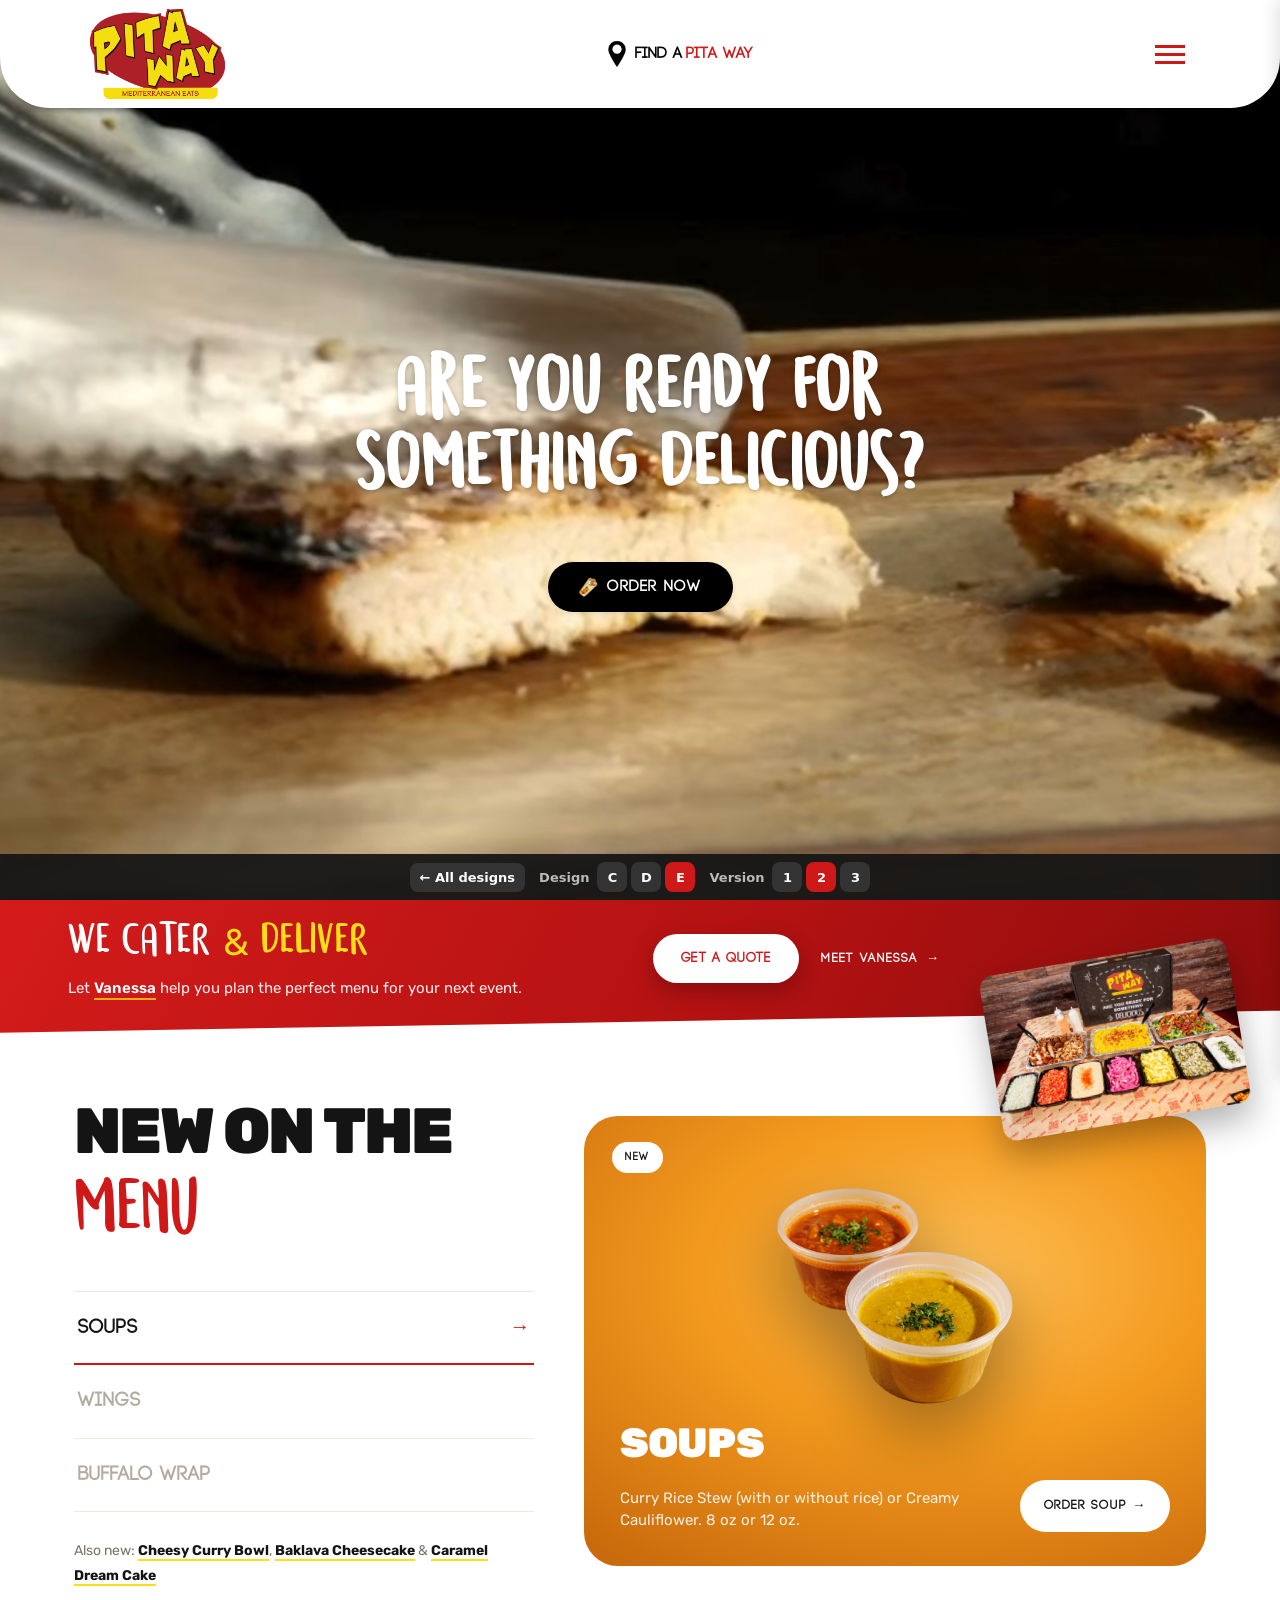
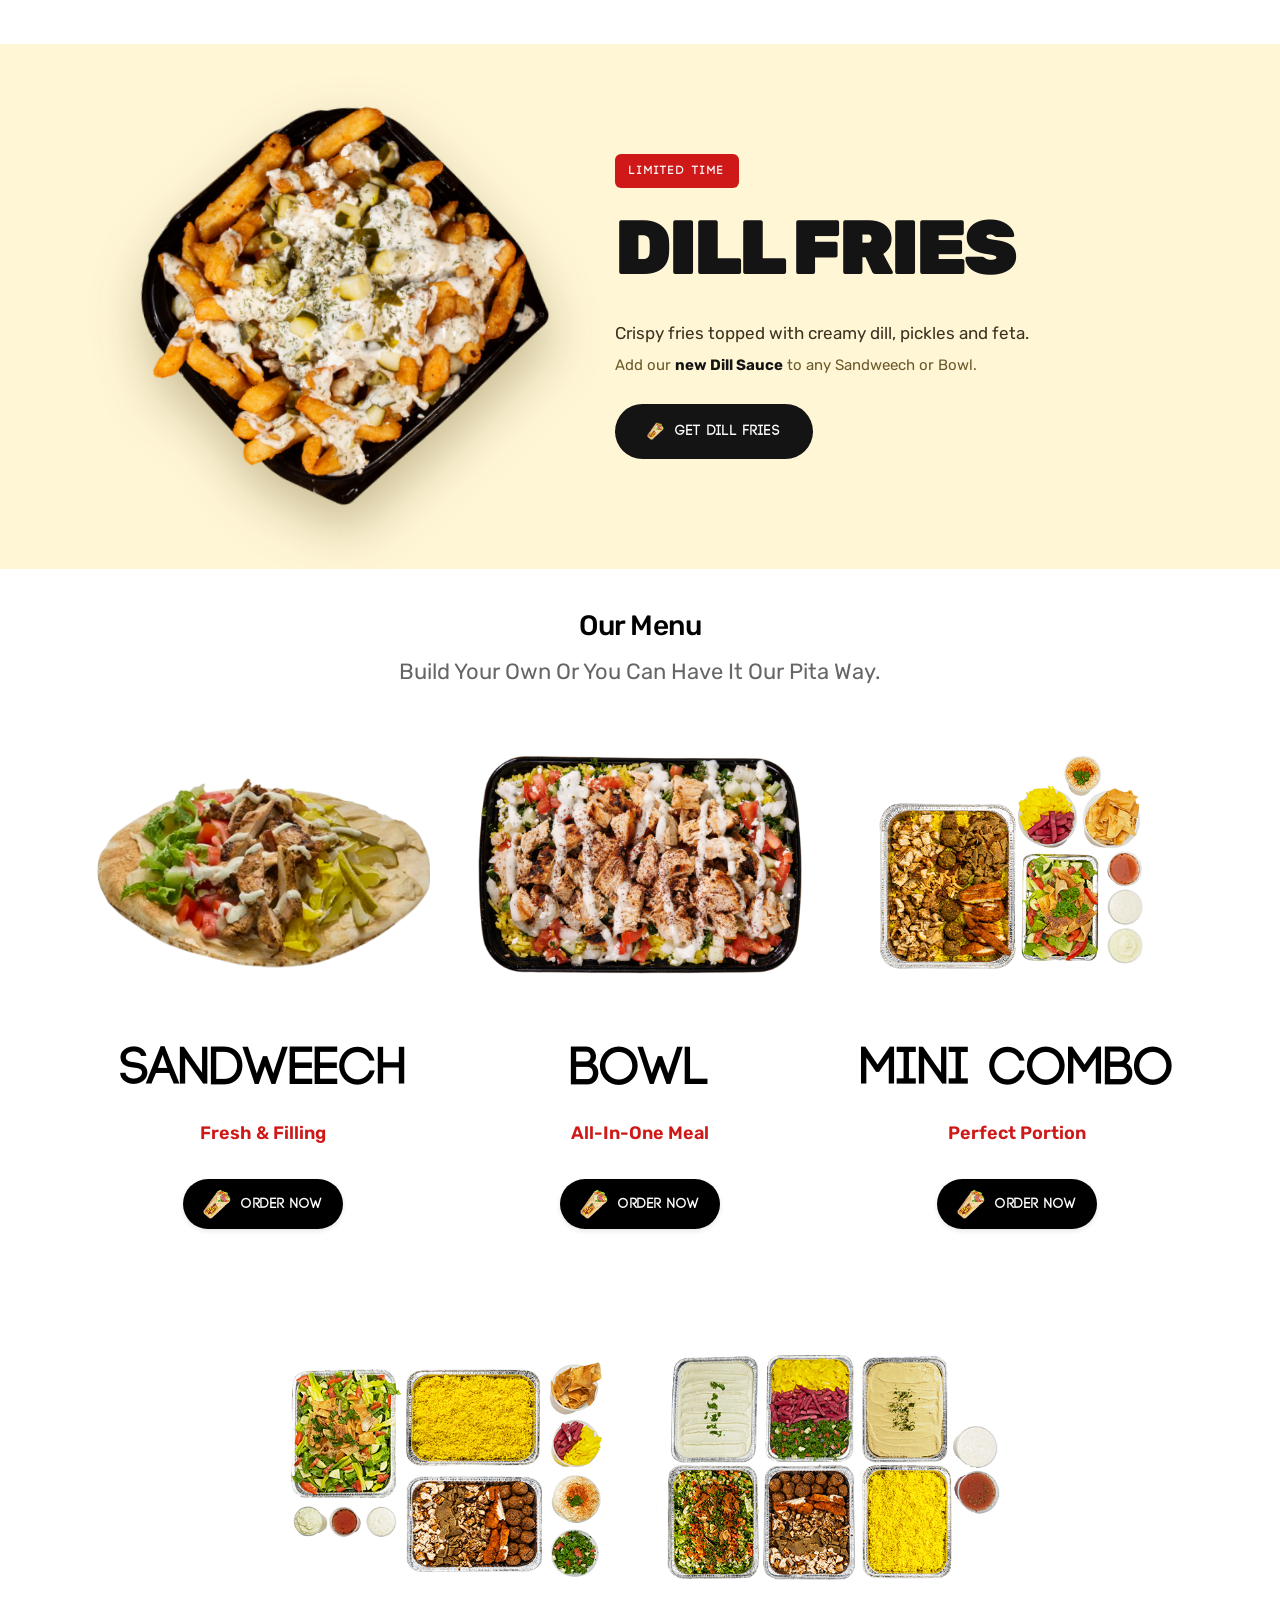
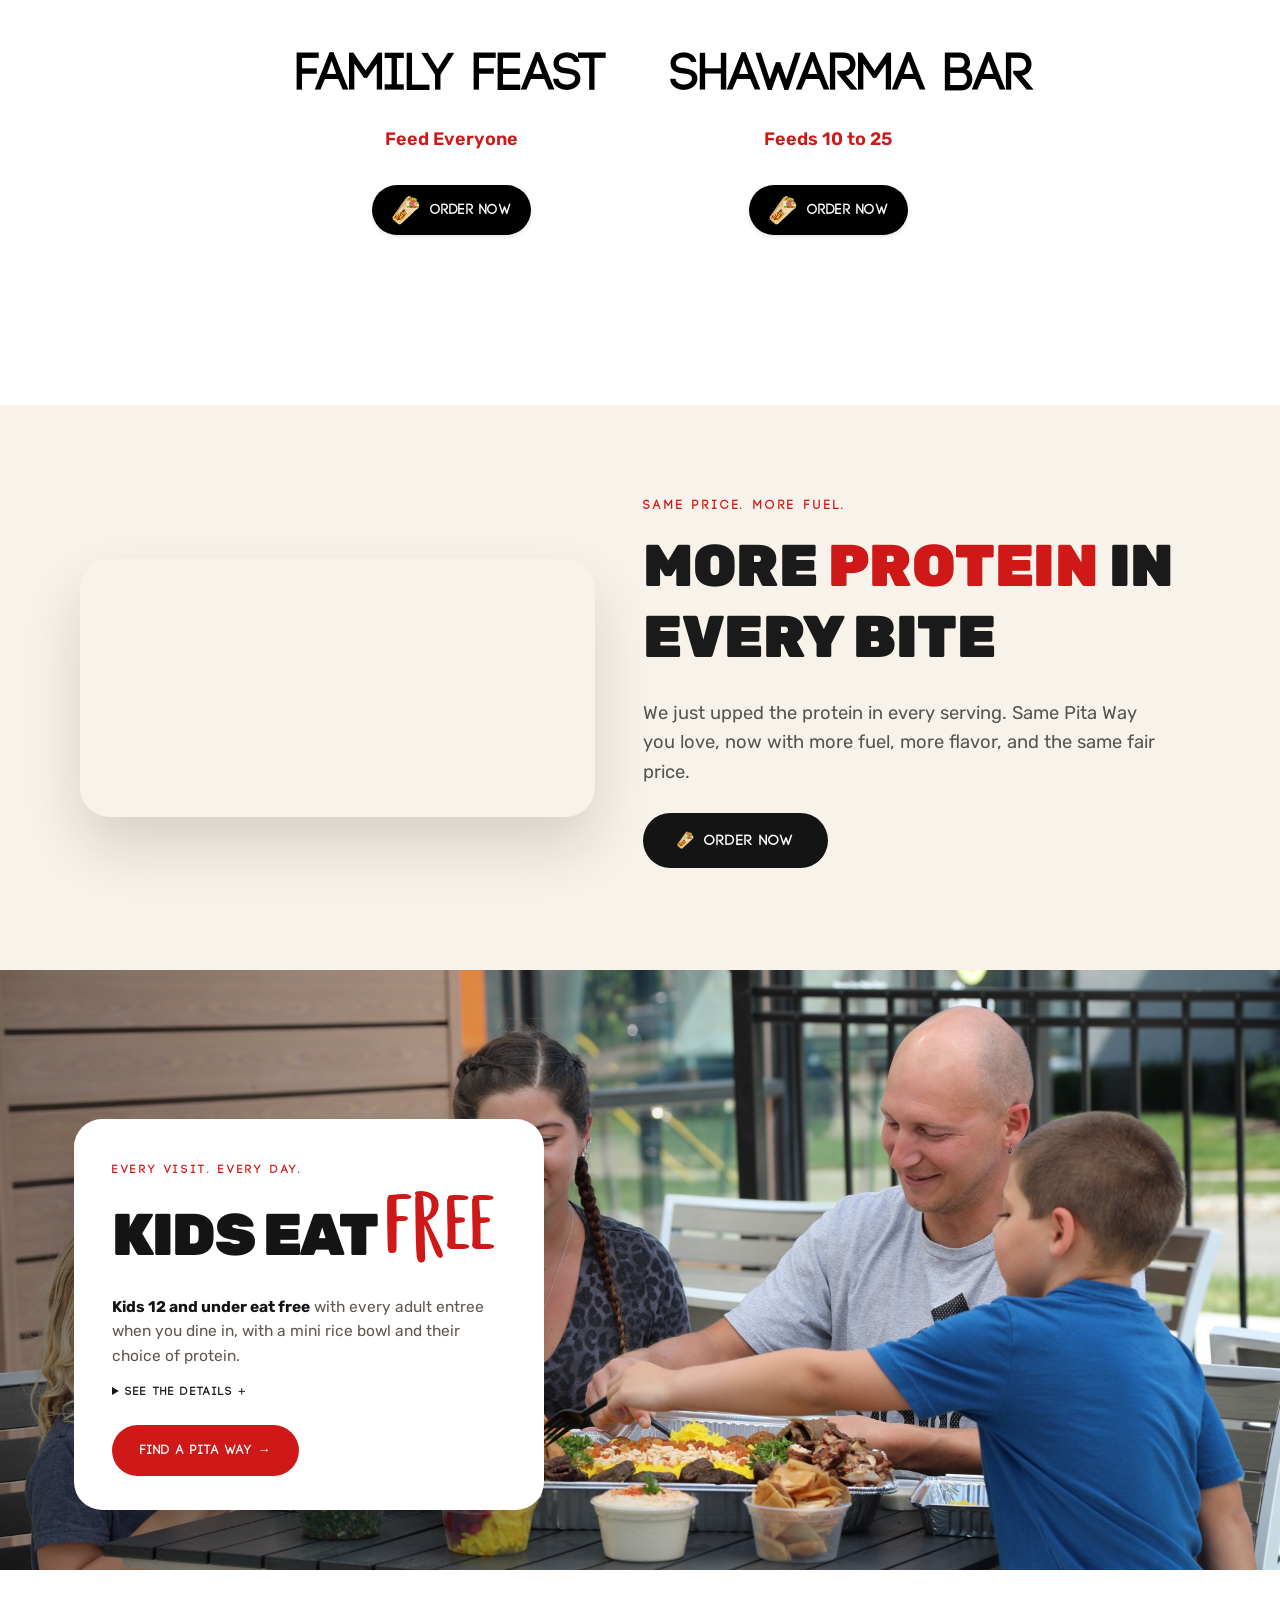
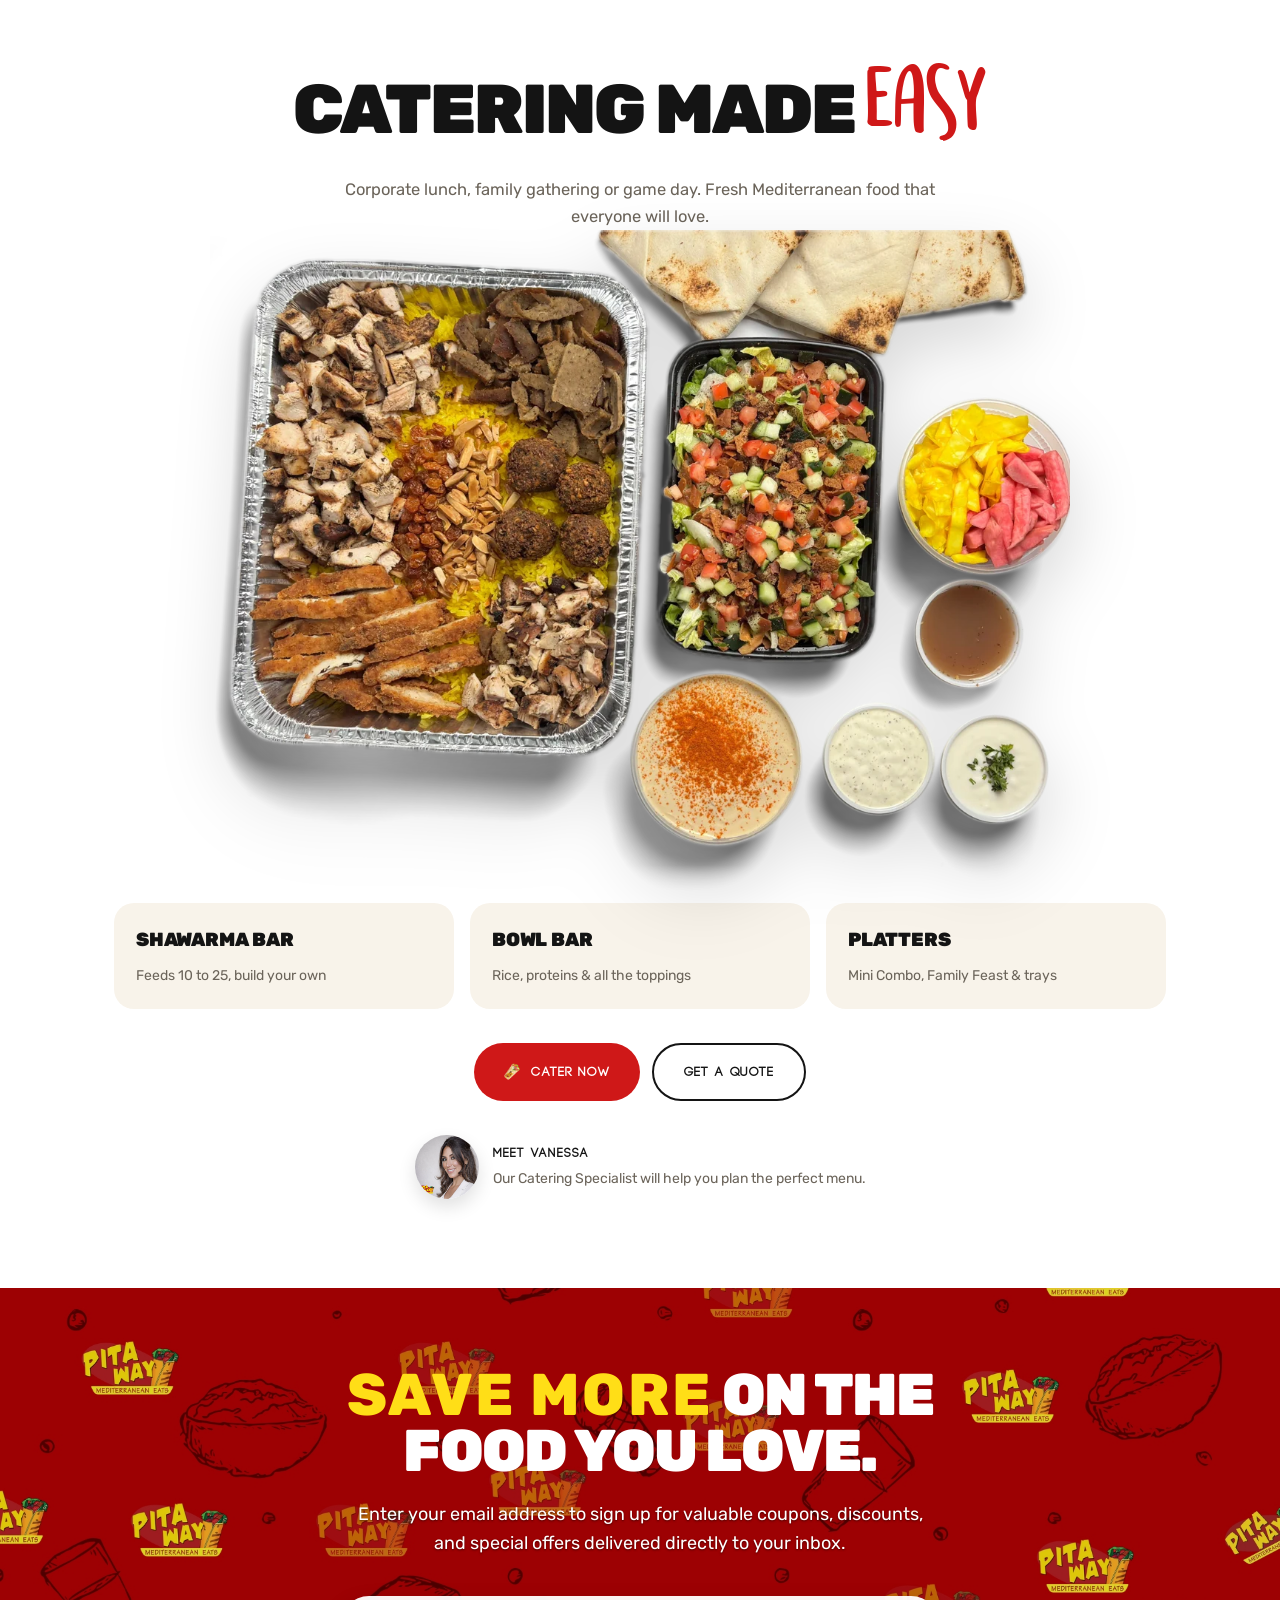
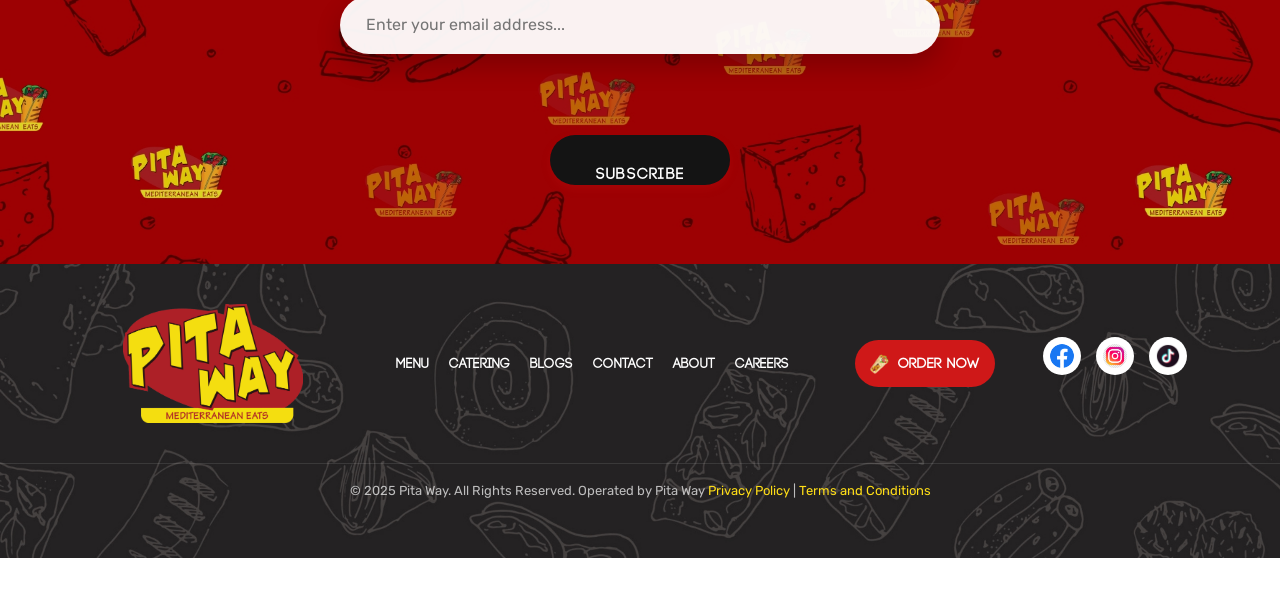
<file: e-clean-spotlight-v2.html>
<!DOCTYPE html>
<html lang="en"><!-- Basic -->
<head>
<meta name="robots" content="noindex,nofollow">

	
    
    <!-- Google tag (gtag.js) -->

	<meta charset="utf-8">

    <meta http-equiv="X-UA-Compatible" content="IE=edge">   
   
    <!-- Mobile Metas -->
    <meta name="viewport" content="width=device-width, initial-scale=1, maximum-scale=1, user-scalable=no">
 
    <!-- Enhanced SEO Meta Tags -->
    <title>PREVIEW proto-e-v2</title>  
    <meta name="keywords" content="mediterranean food near me, halal restaurant, healthy fast food, fresh pita, catering near me, pita way, healthy fast casual food near me, mediterranean bowl, custom sandwiches, fresh mediterranean catering, halal food near me, middle eastern restaurant, healthy lunch options, fast casual dining, fresh ingredients">
    <meta name="description" content="Pita Way makes your sandweeches, bowls, and salads your way, right away – and we serve them up fresh, delicious, and fast.">
    <meta name="a
	thor" content="Pita Way">
    <meta name="robots" content="index, follow">
    <meta name="language" content="English">
    <meta name="geo.region" content="US-MI">
    <meta name="geo.placename" content="Michigan">

    <!-- Open Graph Meta Tags -->
    <meta property="og:site_name" content="Pita Way">
    <meta property="og:title" content="Pita Way Restaurant | Mediterranean Grill">
    <meta property="og:description" content="Pita Way makes your sandweeches, bowls, and salads your way, right away – and we serve them up fresh, delicious, and fast.">
    <meta property="og:type" content="restaurant">
    <meta property="og:url" content="https://pitaway.com">
    <meta property="og:image" content="https://pitaway.com/images/og-logo.png">
    <meta property="og:image:width" content="1200">
    <meta property="og:image:height" content="630">
    <meta property="og:locale" content="en_US">

    <!-- Twitter Card Meta Tags -->
    <meta name="twitter:card" content="summary_large_image">
    <meta name="twitter:site" content="@pitaway">
    <meta name="twitter:title" content="Pita Way Restaurant | Mediterranean Grill">
    <meta name="twitter:description" content="Pita Way makes your sandweeches, bowls, and salads your way, right away – and we serve them up fresh, delicious, and fast.">
    <meta name="twitter:image" content="https://pitaway.com/images/og-logo.png">

    <!-- Canonical URL -->
    <link rel="canonical" href="https://pitaway.com">

	<!-- Site Icons -->
    <!-- Favicon Implementation -->
    <link rel="icon" type="image/x-icon" href="favicon/favicon.ico">
    <link rel="icon" type="image/png" sizes="16x16" href="favicon/favicon-16x16.png">
    <link rel="icon" type="image/png" sizes="32x32" href="favicon/favicon-32x32.png">
    <link rel="icon" type="image/png" sizes="48x48" href="favicon/48x48.png">
    <link rel="icon" type="image/png" sizes="192x192" href="favicon/android-chrome-192x192.png">
    <link rel="icon" type="image/png" sizes="512x512" href="favicon/android-chrome-512x512.png">
    <link rel="apple-touch-icon" sizes="180x180" href="favicon/apple-touch-icon.png">
    <link rel="preconnect" href="https://fonts.googleapis.com">
    <link rel="preconnect" href="https://fonts.gstatic.com" crossorigin>  
    <!-- Bootstrap CSS -->
    <link rel="stylesheet" href="css/bootstrap.min.css">    
	<!-- Site CSS -->
    <link rel="stylesheet" href="css/style.css?v=20261003a">
    <link rel="stylesheet" href="css/animate.css">
    <link rel="stylesheet" href="css/font-awesome.min.css">
    <link rel="stylesheet" href="css/baguetteBox.min.css">
	<link rel="stylesheet" href="https://fonts.googleapis.com/css2?family=Rubik:wght@400;500;700;900&display=swap">
    <!-- Responsive CSS -->
    <link rel="stylesheet" href="css/responsive.css?v=20261003a">
    <!-- Custom CSS -->
    <link rel="stylesheet" href="css/custom.css?v=20261003a">

	<link rel="canonical" href="https://pitaway.com">

<link rel="sitemap" type="application/xml" href="https://pitaway.com/sitemap.xml">


<link rel="preload" href="css/style.css?v=20261003a" as="style">
<link rel="preload" href="images/logo.png?v=20261003a" as="image">
<style>
	/* Video Header Typography Fix with Fallbacks */
	.video-overlay h1 {
	  /* Primary font stack with fallbacks */
	  font-family: -apple-system, BlinkMacSystemFont, "Segoe UI", Roboto, "Helvetica Neue", Arial, sans-serif;
	  /* Fallback for older browsers */
	  font-family: system-ui, -apple-system, BlinkMacSystemFont, "Segoe UI", Roboto, "Helvetica Neue", Arial, sans-serif;
	  
	  /* Font weight with fallback */
	  font-weight: 800;
	  font-weight: 800; /* Explicitly set for better support */
	  
	  /* Size with responsive fallback */
	  font-size: 64px;
	  font-size: 4rem; /* Relative unit fallback */
	  
	  /* Color and styling */
	  color: #fff;
	  color: rgba(255, 255, 255, 1); /* RGBA fallback */
	  
	  /* Spacing */
	  margin-bottom: 20px;
	  margin-top: 0;
	  line-height: 1.1;
	  
	  /* Text effects with vendor prefixes */
	  text-shadow: 0 2px 4px rgba(0, 0, 0, 0.2);
	  letter-spacing: -0.03em;
	  
	  /* Rendering optimizations */
	  text-rendering: optimizeLegibility;
	  -webkit-font-smoothing: antialiased;
	  -moz-osx-font-smoothing: grayscale;
	  
	  /* Prevent text selection issues */
	  -webkit-user-select: none;
	  -moz-user-select: none;
	  -ms-user-select: none;
	  user-select: none;
	}
	
	/* Fallback for browsers that don't support system fonts */
	@supports not (font-family: system-ui) {
	  .video-overlay h1 {
		font-family: -apple-system, BlinkMacSystemFont, "Segoe UI", Roboto, Arial, sans-serif;
	  }
	}
	
	/* Additional fallback for very old browsers */
	.video-overlay h1 strong {
	  font-weight: 800;
	  font-weight: inherit; /* Use parent's font-weight */
	}
	
	/* Mobile responsive adjustments */
	@media screen and (max-width: 768px) {
	  .video-overlay h1 {
		font-size: 48px;
		font-size: 3rem;
		letter-spacing: -0.02em;
	  }
	}
	
	@media screen and (max-width: 480px) {
	  .video-overlay h1 {
		font-size: 36px;
		font-size: 2.25rem;
		letter-spacing: -0.01em;
		line-height: 1.2;
	  }
	}
	
	/* High contrast mode support */
	@media (prefers-contrast: high) {
	  .video-overlay h1 {
		text-shadow: 0 2px 6px rgba(0, 0, 0, 0.4);
	  }
	}
	
	/* Reduced motion support */
	@media (prefers-reduced-motion: reduce) {
	  .video-overlay h1 {
		/* Remove any animations if present */
		animation: none !important;
		transition: none !important;
	  }
	}
	
	/* Print styles */
	@media print {
	  .video-overlay h1 {
		color: #000;
		text-shadow: none;
	  }
	}
	
	/* Brevo form minimal styles */
	.sib-form {
	  background: transparent !important;
	  border: none !important;
	  max-width: none !important;
	}
	#sib-container {
	  background: transparent !important;
	  border: none !important;
	  max-width: none !important;
	}
	.sib-form-message-panel {
	  margin: 0 auto 20px !important;
	  max-width: 500px !important;
	  color: #fff !important;
	}
	.sib-form-message-panel__inner-text {
	  color: #fff !important;
	}
	/* Hide loader icon if present */
	.sib-hide-loader-icon {
	  display: none !important;
	}
	/* Center the reCAPTCHA */
	.g-recaptcha {
	  display: inline-block !important;
	}

	/* === Brand Fonts === */
	/* Semringah — display script for hero + descriptive copy */
	@font-face {
	  font-family: 'Semringah';
	  src: url('fonts/Semringah.ttf') format('truetype');
	  font-weight: normal;
	  font-style: normal;
	  font-display: swap;
	}
	/* Code Bold — primary bold headings */
	@font-face {
	  font-family: 'Code Bold';
	  src: url('fonts/cbold.otf') format('opentype');
	  font-weight: bold;
	  font-style: normal;
	  font-display: swap;
	}

	/* Semringah: big display headings (hero + section titles) */
	.video-overlay h1 {
	  font-family: 'Semringah', -apple-system, BlinkMacSystemFont, "Segoe UI", Roboto, "Helvetica Neue", Arial, sans-serif !important;
	  letter-spacing: 0.04em;
	}
	.protein-promo-title,
	.heading-title h2,
	.gsb-feature__title,
	.catering-banner-text h3,
	.about-section-box h1,
	.kids-banner-content h2,
	.qt-box .lead strong,
	.qt-box .highlight {
	  font-family: 'Semringah', 'Rubik', sans-serif !important;
	  letter-spacing: 0.04em !important;
	}

	/* Rubik for descriptive/lead copy — more legible */
	.protein-promo-sub,
	.gsb-feature__lead,
	.catering-banner-text p,
	.our-team .team-content .post,
	.about-section-box p,
	.qt-box p {
	  font-family: 'Rubik', sans-serif !important;
	  letter-spacing: normal !important;
	}

	/* Code Bold: smaller eyebrows/sub-headings + button labels + nav */
	.our-team .team-content .title,
	.gsb-feature__eyebrow,
	.catering-banner-btn,
	.about-section-box h4,
	.kids-banner-tagline,
	.menu-order-btn,
	.btn-outline-new-white,
	.footer-order-btn,
	.footer-nav a,
	.order-now-btn .nav-link,
	.find-location-btn .pita-text,
	.find-location-btn .find-text,
	.navbar-nav .nav-link {
	  font-family: 'Code Bold', 'Rubik', Impact, "Arial Black", sans-serif;
	  font-weight: bold;
	}

	</style>
	
	<meta name="google-site-verification" content="F0Gl7q_VxexggoLAYaUr-yNTG2GsaGG8ayMvm2vGKQY" />
<style>
  /* "Our Menu" section: seamless white to match sections above */
  .stuff-box { background-image: none !important; background-color: #fff !important; }
  .stuff-box:before { display: none !important; content: none !important; }

  /* Match the clean "They're Back, And There's More" typeface (Rubik) on the
     protein band + home "Our Menu" titles instead of the Semringah script font */
  .protein-promo-title { font-family: 'Rubik', sans-serif !important; letter-spacing: -0.5px !important; }
  .stuff-box .heading-title h2 { font-family: 'Rubik', sans-serif !important; letter-spacing: -0.5px !important; }
  .stuff-box .heading-title p { font-family: 'Rubik', sans-serif !important; }
</style>
</head>

<body>
	

<!-- Start header -->
<header class="top-navbar">
	<nav class="navbar navbar-expand-lg navbar-light bg-light">
	<div class="container">
		<a class="navbar-brand" href="/">
			<img src="images/logo.png?v=20261003a" alt="Pita Way Logo" />
			</a>
	
	<!-- Find a Pita Way Button - Mobile Only -->
	<div class="find-location-btn d-lg-none">
	  <a class="nav-link" href="https://onlineorders.pitaway.com">
		<img loading="lazy" src="images/location-icon.png" alt="Location">
		<span class="find-text">FIND A</span>
		<span class="pita-text">PITA WAY</span>
	  </a>
	</div>
	
	<button class="navbar-toggler" type="button" data-toggle="collapse" data-target="#navbars-rs-food" aria-controls="navbars-rs-food" aria-expanded="false" aria-label="Toggle navigation">
	<span class="navbar-toggler-icon"></span>
	</button>
	<div class="collapse navbar-collapse" id="navbars-rs-food">
	<ul class="navbar-nav ml-auto">
		<li class="nav-item"><a class="nav-link" href="/menu">Menu</a></li>
		<li class="nav-item"><a class="nav-link" href="/catering">Catering</a></li>
		<li class="nav-item"><a class="nav-link" href="/locations">Locations</a></li>
		<li class="nav-item"><a class="nav-link" href="/specials">Specials</a></li>
		<li class="nav-item"><a class="nav-link" href="/careers">Careers</a></li>
		<li class="nav-item"><a class="nav-link" href="/about">About</a></li>
		<li class="nav-item"><a class="nav-link" href="/giftcards">Gift Cards</a></li>
		<li class="nav-item"><a class="nav-link" href="/contact">Contact</a></li>
	<li class="order-now-btn">
	<a class="nav-link" href="https://onlineorders.pitaway.com">
	<img loading="lazy" src="images/WebiconPNG.png" alt="Order">Order Now</span>
	</a>
	</li>
	</ul>
	</div>
	</div>
	</nav>
	</header>
   <!-- End header -->
	
 
 
   <!-- Start Video Header -->
<div class="video-header">
	<video autoplay muted loop playsinline preload="metadata" poster="images/video-poster.webp">
		<source src="images/Pitawayheader.mp4" type="video/mp4">
		<source src="images/Pitawayheader.webm" type="video/webm">

	  </video>
	<div class="video-overlay">
	<div class="container">
	<div class="row">
	<div class="col-md-12 text-center">
		<h1 class="m-b-20">Are You Ready For <br>Something Delicious?</h1>
	<p><a class="btn btn-lg btn-circle btn-outline-new-white" href="https://onlineorders.pitaway.com">
	<img loading="lazy" src="images/WebiconPNG.png" alt="Order">ORDER NOW
	</a></p>
	</div>
	</div>
	</div>
	</div>
   </div>
   <!-- End Video Header -->

   <!-- Catering Banner -->
   <style>
     /* ===== Catering band: slim strip, angled red edge, one hero tray flowing onto the white ===== */
     .catering-banner.cb2 { background: #fff; padding: 0; overflow: visible; overflow-x: clip; z-index: 2; position: relative; --cut: 22px; margin-bottom: 20px; }
     .catering-banner.cb2::before {
       content: ""; position: absolute; inset: 0; width: auto; height: auto; top: 0; right: 0; border-radius: 0;
       background:
         linear-gradient(120deg, #d41b1b 0%, #b51212 55%, #8f0c0c 100%);
       clip-path: polygon(0 0, 100% 0, 100% calc(100% - var(--cut)), 0 100%);
     }
     .cb2 .cb2-wrap { position: relative; z-index: 2; max-width: 1200px; margin: 0 auto; padding: 18px 290px calc(18px + var(--cut) * 0.7) 28px; display: flex; align-items: center; justify-content: space-between; gap: 36px; }
     .cb2 .catering-banner-text { flex: 0 1 auto; color: #fff; }
     .cb2 .cb2-eyebrow { display: none; align-items: center; gap: 10px; font-family: 'Code Bold','Rubik',sans-serif; font-size: 11px; letter-spacing: .22em; text-transform: uppercase; color: #ffde17; margin-bottom: 8px; }
     .cb2 .cb2-eyebrow::before { content: ""; width: 26px; height: 2px; background: #ffde17; display: inline-block; }
     .cb2 .catering-banner-text h3 { font-size: clamp(30px, 2.9vw, 38px); line-height: 1; margin: 0 0 5px; color: #fff; letter-spacing: .02em !important; text-transform: uppercase; font-weight: 400; white-space: nowrap; }
     .cb2 .catering-banner-text h3 span { color: #ffde17; }
     .cb2 .catering-banner-text p { font-size: 15px; line-height: 1.45; color: rgba(255,255,255,.92); margin: 0; }
     .cb2 .catering-banner-text p a { color: #fff; font-weight: 600; text-decoration: none; border-bottom: 2px solid rgba(255,222,23,.75); padding-bottom: 1px; transition: border-color .2s ease, color .2s ease; }
     .cb2 .catering-banner-text p a:hover { color: #ffde17; border-color: #ffde17; }
     .cb2 .cb2-actions { display: flex; align-items: center; gap: 22px; flex: none; }
     .cb2 .catering-banner-btn { padding: 12px 28px; font-size: 14px; box-shadow: 0 8px 22px rgba(0,0,0,.26); white-space: nowrap; }
     .cb2 .cb2-link { font-family: 'Code Bold','Rubik',sans-serif; font-size: 13px; letter-spacing: .08em; text-transform: uppercase; color: #fff; text-decoration: none; display: inline-flex; align-items: center; gap: 8px; white-space: nowrap; }
     .cb2 .cb2-link i { display: inline-block; font-style: normal; transition: transform .25s ease; }
     .cb2 .cb2-link:hover { color: #ffde17; text-decoration: none; }
     .cb2 .cb2-link:hover i { transform: translateX(5px); }

     /* hero tray */
     .cb2 .cb2-tray { position: absolute; z-index: 3; right: max(10px, calc(50% - 600px)); bottom: -70px; width: 236px; pointer-events: none;
       transform: translate3d(calc(var(--tray-in, 0) * 1px), calc(var(--tray-y, 0) * 1px), 0) rotate(calc(-8deg + var(--tray-r, 0) * 1deg)); will-change: transform; }
     .cb2 .cb2-tray img { width: 100%; height: auto; display: block; }

     /* reveal (only when the script is running, so content can never stay hidden) */
     .cb2.cb2-js .cb2-rise { opacity: 0; transform: translateY(14px); transition: opacity .6s ease, transform .6s cubic-bezier(.2,.7,.2,1); }
     .cb2.cb2-js.is-in .cb2-rise { opacity: 1; transform: none; }
     .cb2.cb2-js.is-in .cb2-rise:nth-child(2) { transition-delay: .07s; }
     .cb2.cb2-js.is-in .cb2-rise:nth-child(3) { transition-delay: .14s; }
     .cb2.cb2-js.is-in .cb2-actions.cb2-rise { transition-delay: .2s; }
     .cb2.cb2-js .cb2-tray { opacity: 0; transition: opacity .6s ease; }
     .cb2.cb2-js.is-in .cb2-tray { opacity: 1; }
     @media (prefers-reduced-motion: reduce) { .cb2 .cb2-rise, .cb2 .cb2-tray { opacity: 1 !important; transition: none; } .cb2 .cb2-rise { transform: none; } }
     #catering-specialist { scroll-margin-top: 120px; }

     @media (max-width: 1199px) {
       .cb2 .cb2-wrap { padding-right: 250px; gap: 24px; }
       .cb2 .cb2-tray { width: 220px; right: 6px; bottom: -64px; }
       .cb2 .cb2-link { display: none; }
     }
     @media (max-width: 991px) {
       .cb2 .cb2-wrap { padding-right: 200px; }
       .cb2 .catering-banner-text h3 { font-size: 28px; }
       .cb2 .catering-banner-text p { font-size: 14px; }
       .cb2 .cb2-tray { width: 190px; right: -4px; bottom: -52px; }
     }
     /* Phones keep the earlier strip exactly as it was (block below); the redesigned band is desktop + tablet only */
     @media (max-width: 768px) { .catering-banner.cb2 { display: none; } }
     @media (min-width: 769px) { .catering-banner.cb-phone { display: none; } }
     .catering-banner.cb-phone {
       overflow: visible; z-index: 2;
       background:
         radial-gradient(circle at calc(110% - 200px) calc(-50% + 200px), rgba(255,255,255,0.05) 0, rgba(255,255,255,0.05) 200px, transparent 201px),
         linear-gradient(135deg, #CF1818 0%, #a81414 100%);
       padding: 24px 0 124px; margin-bottom: 40px;
     }
     .catering-banner.cb-phone::before { display: none; }
     .catering-banner.cb-phone .banner-food-left {
       opacity: 1; top: auto; left: 50%; bottom: -84px;
       filter: none;
       transform: translateX(-50%) rotate(-7deg);
       animation: cateringTrayFloat 7s ease-in-out infinite;
     }
     .catering-banner.cb-phone .banner-food-left img { width: 290px; max-width: 78vw; height: auto; display: block; }
     @keyframes cateringTrayFloat {
       0%, 100% { transform: translateX(-50%) translateY(0) rotate(-7deg); }
       50% { transform: translateX(-50%) translateY(-7px) rotate(-5.5deg); }
     }
     @media (prefers-reduced-motion: reduce) { .catering-banner.cb-phone .banner-food-left { animation: none !important; } }
   </style>
   <div class="catering-banner cb2" id="catering-band">
	   <div class="cb2-tray" aria-hidden="true">
		   <img loading="lazy" src="backgrounds/catering-bar.webp?v=20261123b" width="1000" height="667" alt="Pita Way Shawarma and Bowl Bar catering" class="cb-photo">
	   </div>
	   <div class="cb2-wrap">
		   <div class="catering-banner-text">
			   <span class="cb2-eyebrow cb2-rise">Pita Way Catering</span>
			   <h3 class="cb2-rise">We cater <span>&amp; deliver</span></h3>
			   <p class="cb2-rise">Let <a href="#catering-specialist">Vanessa</a> help you plan the perfect menu for your next event.</p>
		   </div>
		   <div class="cb2-actions cb2-rise">
			   <a href="catering.html" class="catering-banner-btn">Get a Quote</a>
			   <a href="#catering-specialist" class="cb2-link">Meet Vanessa <i>&rarr;</i></a>
		   </div>
	   </div>
   </div>
   <script>
   (function () {
     var band = document.getElementById('catering-band'); if (!band) return;
     band.classList.add('cb2-js');
     var reduce = window.matchMedia && window.matchMedia('(prefers-reduced-motion: reduce)').matches;
     if (reduce || !('IntersectionObserver' in window)) { band.classList.add('is-in'); return; }
     var tray = band.querySelector('.cb2-tray'), ticking = false, active = false;
     function frame() {
       ticking = false;
       var r = band.getBoundingClientRect(), vh = window.innerHeight || 800;
       // p: 0 when the band enters from the bottom, 1 when it leaves through the top
       var p = Math.min(1, Math.max(0, (vh - r.top) / (vh + r.height)));
       var enter = Math.min(1, p / 0.42), ease = 1 - Math.pow(1 - enter, 3);
       tray.style.setProperty('--tray-in', ((1 - ease) * 70).toFixed(1));
       tray.style.setProperty('--tray-r', ((1 - ease) * 6 + (p - 0.5) * -3).toFixed(2));
       tray.style.setProperty('--tray-y', ((0.5 - p) * 12).toFixed(1));
     }
     function onScroll() { if (active && !ticking) { ticking = true; requestAnimationFrame(frame); } }
     new IntersectionObserver(function (es) {
       es.forEach(function (e) { active = e.isIntersecting; if (active) { band.classList.add('is-in'); frame(); } });
     }, { rootMargin: '0px 0px -8% 0px' }).observe(band);
     band.querySelectorAll('a[href="#catering-specialist"]').forEach(function (a) {
       a.addEventListener('click', function (ev) {
         var t = document.getElementById('catering-specialist'); if (!t) return;
         ev.preventDefault(); t.scrollIntoView({ behavior: 'smooth', block: 'start' });
       });
     });
     window.addEventListener('scroll', onScroll, { passive: true });
     window.addEventListener('resize', onScroll, { passive: true });
   })();
   </script>
   <!-- Catering strip, phone version (unchanged earlier design) -->
   <div class="catering-banner cb-phone">
	   <div class="banner-food-decor banner-food-left">
		   <img loading="lazy" src="backgrounds/catering-bar.webp?v=20261123b" width="1000" height="667" alt="Pita Way Shawarma and Bowl Bar catering" class="cb-photo">
	   </div>
	   <div class="container">
		   <div class="catering-banner-content">
			   <div class="catering-banner-text">
				   <h3>We cater and deliver!</h3>
				   <p>Let Vanessa help you plan the perfect menu for your next event</p>
			   </div>
			   <div class="catering-banner-cta">
				   <a href="catering.html" class="catering-banner-btn">Get a Quote</a>
			   </div>
		   </div>
	   </div>
   </div>
   <!-- End Catering Banner -->

   <!-- === New Additions Feature === -->
<!-- Prototype E "Clean Spotlight": tabbed rotating spotlight + Dill Fries poster -->
<style>
  .nwe { --red:#cf1818; --yellow:#ffde17; --ink:#141414; background:#fff; padding:60px 0 56px; overflow:hidden; }
  .nwe__in { max-width:1180px; margin:0 auto; padding:0 24px; display:grid; grid-template-columns:.85fr 1.15fr; gap:50px; align-items:center; }
  .nwe__eyebrow { display:inline-flex; align-items:center; gap:10px; font-family:'Code Bold','Rubik',sans-serif; font-size:12px; letter-spacing:.22em; text-transform:uppercase; color:var(--red); margin-bottom:14px; }
  .nwe__eyebrow::before { content:""; width:28px; height:2px; background:currentColor; }
  .nwe__title { font-family:'Rubik',sans-serif; font-weight:900; font-size:clamp(40px,5vw,66px); line-height:.92; letter-spacing:-.03em; text-transform:uppercase; color:var(--ink); margin:0 0 30px; }
  .nwe__title em { font-family:'Semringah',cursive; font-weight:400; font-style:normal; text-transform:none; color:var(--red); letter-spacing:0; }
  .nwe__tabs { list-style:none; margin:0 0 26px; padding:0; border-top:1px solid #ece7df; }
  .nwe__tab { position:relative; display:flex; align-items:center; gap:16px; width:100%; text-align:left; background:none; border:0; border-bottom:1px solid #ece7df; padding:18px 4px; cursor:pointer; font-family:'Code Bold','Rubik',sans-serif; font-size:20px; text-transform:uppercase; color:#b3ab9f; transition:color .3s ease; }
  .nwe__tab small { font-size:12px; letter-spacing:.1em; color:inherit; width:26px; }
  .nwe__tab i { margin-left:auto; font-style:normal; opacity:0; transform:translateX(-6px); transition:opacity .3s ease, transform .3s ease; color:var(--red); }
  .nwe__tab:hover { color:#6b645a; }
  .nwe__tab.on { color:var(--ink); }
  .nwe__tab.on i { opacity:1; transform:none; }
  .nwe__tab::after { content:""; position:absolute; left:0; bottom:-1px; height:2px; width:0; background:var(--red); }
  .nwe__tab.on::after { animation:nweBar var(--dur,6s) linear forwards; }
  .nwe.paused .nwe__tab.on::after { animation-play-state:paused; }
  @keyframes nweBar { to { width:100%; } }
  .nwe__also { font-size:14px; color:#7a7268; margin:0; }
  .nwe__also a { color:var(--ink); font-weight:700; text-decoration:none; border-bottom:2px solid var(--yellow); }
  .nwe__also a:hover { color:var(--red); text-decoration:none; }

  .nwe__stage { position:relative; height:450px; border-radius:34px; overflow:hidden; background:#f6f1e8; }
  .nwe__slide { position:absolute; inset:0; display:flex; flex-direction:column; justify-content:flex-end; padding:34px 36px; opacity:0; visibility:hidden; transition:opacity .6s ease, visibility 0s linear .6s; color:#fff; }
  .nwe__slide.on { opacity:1; visibility:visible; transition:opacity .6s ease; }
  .nwe__slide--soup { background:radial-gradient(90% 80% at 60% 35%, #ffbf55 0%, #f39a1e 45%, #c96a0c 100%); }
  .nwe__slide--wings { background:radial-gradient(90% 80% at 60% 35%, #3b3b3b 0%, #1a1a1a 50%, #0c0c0c 100%); }
  .nwe__slide--wrap { background:radial-gradient(90% 80% at 60% 35%, #ea3a3a 0%, #cf1818 45%, #9a0d0d 100%); }
  .nwe__img { position:absolute; left:50%; top:40%; width:auto; height:50%; max-width:84%; object-fit:contain; transform:translate(-50%,-50%) scale(.92) rotate(-4deg); filter:drop-shadow(0 30px 34px rgba(0,0,0,.35)); transition:transform 1s cubic-bezier(.2,.7,.2,1); }
  .nwe__slide--soup .nwe__img { height:48%; }
  .nwe__slide.on .nwe__img { transform:translate(-50%,-50%) scale(1) rotate(0); }
  .nwe__badge { position:absolute; top:26px; left:28px; font-family:'Code Bold','Rubik',sans-serif; font-size:11px; letter-spacing:.16em; text-transform:uppercase; background:#fff; color:var(--ink); padding:6px 13px; border-radius:999px; }
  .nwe__copy { position:relative; display:flex; align-items:flex-end; justify-content:space-between; gap:20px; }
  .nwe__name { font-family:'Rubik',sans-serif; font-weight:900; font-size:clamp(30px,3.2vw,44px); line-height:.95; letter-spacing:-.02em; text-transform:uppercase; margin:0 0 8px; color:#fff; }
  .nwe__desc { font-size:15px; line-height:1.5; margin:0; color:rgba(255,255,255,.88); max-width:360px; }
  .nwe__slide--wings .nwe__name { color:var(--yellow); }
  .nwe__cta { flex:none; display:inline-flex; align-items:center; gap:10px; padding:14px 24px; border-radius:999px; background:#fff; color:var(--ink); font-family:'Code Bold','Rubik',sans-serif; font-size:13px; letter-spacing:.06em; text-transform:uppercase; text-decoration:none; transition:transform .25s ease, background .25s ease; }
  .nwe__cta:hover { transform:translateY(-2px); background:var(--yellow); color:var(--ink); text-decoration:none; }

  /* Dill Fries: compact photo + text row */
  .dle { --red:#cf1818; --ink:#141414; background:#fff6d6; padding:56px 0; }
  .dle__in { max-width:1080px; margin:0 auto; padding:0 24px; display:grid; grid-template-columns:.9fr 1.1fr; gap:48px; align-items:center; }
  .dle__img { width:100%; max-width:420px; justify-self:center; transform:rotate(-6deg); filter:drop-shadow(0 24px 26px rgba(80,55,0,.3)); }
  .dle__tag { display:inline-block; font-family:'Code Bold','Rubik',sans-serif; font-size:12px; letter-spacing:.16em; text-transform:uppercase; background:var(--red); color:#fff; padding:6px 14px; border-radius:6px; margin-bottom:14px; }
  .dle__word { font-family:'Rubik',sans-serif; font-weight:900; font-size:clamp(48px,6vw,84px); line-height:.9; letter-spacing:-.04em; text-transform:uppercase; color:var(--ink); margin:0 0 16px; }
  .dle__desc { font-size:17px; line-height:1.55; color:#3b3320; margin:0 0 6px; }
  .dle__plus { font-size:15px; color:#6b5a2a; margin:0 0 24px; }
  .dle__plus b { color:var(--ink); }
  .dle__btn { display:inline-flex; align-items:center; gap:10px; padding:15px 32px; border-radius:999px; background:var(--ink); color:#fff; font-family:'Code Bold','Rubik',sans-serif; font-size:14px; letter-spacing:.06em; text-transform:uppercase; text-decoration:none; transition:background .25s ease, transform .25s ease; }
  .dle__btn:hover { background:var(--red); color:#fff; transform:translateY(-2px); text-decoration:none; }
  .dle__btn img { width:18px; }

  .nw-js .nw-rise { opacity:0; transform:translateY(22px); transition:opacity .7s ease, transform .7s cubic-bezier(.2,.7,.2,1); }
  .nw-js .nw-rise.is-in { opacity:1; transform:none; }
  @media (prefers-reduced-motion:reduce){ .nw-js .nw-rise{ opacity:1; transform:none; transition:none; } .nwe__img{ transition:none; } .nwe__tab.on::after{ animation:none; width:100%; } }

  @media (max-width:991px){
    .nwe__in { grid-template-columns:1fr; gap:26px; }
    .nwe__stage { height:480px; }
    .nwe__title { margin-bottom:22px; }
  }
  @media (max-width:640px){
    .nwe { padding:40px 0 36px; }
    .nwe__in { padding:0 16px; gap:18px; }
    .nwe__side { display:contents; }
    .nwe__title { order:0; } .nwe__tabs { order:1; }
    .nwe__title { font-size:40px; margin-bottom:18px; }
    .nwe__tabs { display:flex; gap:6px; border:0; margin:0; overflow-x:auto; scrollbar-width:none; }
    .nwe__tabs::-webkit-scrollbar { display:none; }
    .nwe__tabs li { flex:none; }
    .nwe__tab { border:1.5px solid #e4ddd2; border-radius:999px; padding:9px 14px; font-size:13px; gap:6px; overflow:hidden; }
    .nwe__tab small, .nwe__tab i { display:none; }
    .nwe__tab.on { background:var(--ink); color:#fff; border-color:var(--ink); }
    .nwe__tab::after { bottom:0; height:3px; background:var(--yellow); }
    .nwe__stage { height:380px; border-radius:24px; order:2; }
    .nwe__slide { padding:22px 20px; }
    .nwe__img { top:34%; height:34%; }
    .nwe__slide--soup .nwe__img { height:40%; }
    .nwe__copy { flex-direction:column; align-items:flex-start; gap:14px; }
    .nwe__desc { font-size:14px; }
    .nwe__cta { padding:12px 20px; font-size:12px; }
    .nwe__also { order:3; font-size:13.5px; line-height:1.9; }
    .dle { padding:40px 0 44px; }
    .dle__in { grid-template-columns:1fr; gap:18px; padding:0 16px; }
    .dle__img { width:52%; }
    .dle__word { font-size:46px; margin-bottom:10px; }
    .dle__plus { margin-bottom:18px; }
    .dle__btn { width:100%; justify-content:center; }
  }
  @media (max-width:360px){
    .nwe__title { font-size:34px; }
    .nwe__stage { height:400px; }
    .nwe__tab { padding:8px 11px; font-size:12px; }
  }
</style>

<section class="nwe" aria-label="New at Pita Way">
  <div class="nwe__in">
    <div class="nwe__side nw-rise">
      <h2 class="nwe__title">New on the <em>menu</em></h2>
      <ul class="nwe__tabs" role="tablist">
        <li><button class="nwe__tab on" role="tab" aria-selected="true" data-i="0">Soups<i>&rarr;</i></button></li>
        <li><button class="nwe__tab" role="tab" aria-selected="false" data-i="1">Wings<i>&rarr;</i></button></li>
        <li><button class="nwe__tab" role="tab" aria-selected="false" data-i="2">Buffalo Wrap<i>&rarr;</i></button></li>
      </ul>
      <p class="nwe__also nwe__also--d">Also new: <a href="menu.html">Cheesy Curry Bowl</a>, <a href="menu/desserts">Baklava Cheesecake</a> &amp; <a href="menu/desserts">Caramel Dream Cake</a></p>
    </div>
    <div class="nwe__stage nw-rise" aria-live="polite">
      <div class="nwe__slide nwe__slide--soup on" role="tabpanel">
        <span class="nwe__badge">New</span>
        <img class="nwe__img" loading="lazy" src="menu-images/soup.webp?v=20261104" alt="Curry Rice Stew and Creamy Cauliflower soups">
        <div class="nwe__copy"><div><h3 class="nwe__name">Soups</h3><p class="nwe__desc">Curry Rice Stew (with or without rice) or Creamy Cauliflower. 8 oz or 12 oz.</p></div>
          <a class="nwe__cta" href="https://onlineorders.pitaway.com">Order Soup &rarr;</a></div>
      </div>
      <div class="nwe__slide nwe__slide--wings" role="tabpanel">
        <span class="nwe__badge">New</span>
        <img class="nwe__img" loading="lazy" src="menu-images/wings.webp?v=20261104" alt="Wings with fries and dip">
        <div class="nwe__copy"><div><h3 class="nwe__name">Wings</h3><p class="nwe__desc">5 or 10 wings, or 5 wings with fries &amp; a drink. Pick your sauce and dip.</p></div>
          <a class="nwe__cta" href="https://onlineorders.pitaway.com">Order Wings &rarr;</a></div>
      </div>
      <div class="nwe__slide nwe__slide--wrap" role="tabpanel">
        <span class="nwe__badge">New</span>
        <img class="nwe__img" loading="lazy" src="menu-images/buffalo-wrap.webp?v=20261123" alt="Buffalo Chicken Wrap">
        <div class="nwe__copy"><div><h3 class="nwe__name">Buffalo Chicken Wrap</h3><p class="nwe__desc">Chicken, garlic, buffalo sauce, cheddar, pickles &amp; tourshi. Crazy delicious.</p></div>
          <a class="nwe__cta" href="https://onlineorders.pitaway.com">Order the Wrap &rarr;</a></div>
      </div>
    </div>
  </div>
</section>

<section class="dle" aria-label="Dill Fries, limited time">
  <div class="dle__in nw-rise">
    <img class="dle__img" loading="lazy" src="menu-images/dill-fries.png?v=20261003a" alt="Dill Fries with creamy dill, pickles and feta">
    <div class="dle__copy">
      <span class="dle__tag">Limited time</span>
      <h2 class="dle__word">Dill Fries</h2>
      <p class="dle__desc">Crispy fries topped with creamy dill, pickles and feta.</p>
      <p class="dle__plus">Add our <b>new Dill Sauce</b> to any Sandweech or Bowl.</p>
      <a class="dle__btn" href="https://onlineorders.pitaway.com"><img src="images/WebiconPNG.png" alt="">Get Dill Fries</a>
    </div>
  </div>
</section>

<script>
document.addEventListener('DOMContentLoaded', function(){
  var els = document.querySelectorAll('.nw-rise');
  if (els.length && 'IntersectionObserver' in window) {
    document.documentElement.classList.add('nw-js');
    var io = new IntersectionObserver(function(es){ es.forEach(function(e){ if(e.isIntersecting){ e.target.classList.add('is-in'); io.unobserve(e.target); } }); }, { rootMargin:'0px 0px -8% 0px' });
    els.forEach(function(el, i){ el.style.transitionDelay = (i % 3) * 0.08 + 's'; io.observe(el); });
  }
  // spotlight tabs: auto-advance every 6s, pause on hover/focus, stop for good after a tap
  var sec = document.querySelector('.nwe'); if (!sec) return;
  var tabs = sec.querySelectorAll('.nwe__tab'), slides = sec.querySelectorAll('.nwe__slide'), cur = 0, timer = null, manual = false;
  var still = window.matchMedia && matchMedia('(prefers-reduced-motion: reduce)').matches;
  function show(i){ cur = i; tabs.forEach(function(t,k){ t.classList.toggle('on', k===i); t.setAttribute('aria-selected', k===i); });
    slides.forEach(function(s,k){ s.classList.toggle('on', k===i); });
    var t = tabs[i]; t.classList.remove('on'); void t.offsetWidth; t.classList.add('on'); }
  function play(){ if (still || manual) return; clearInterval(timer); timer = setInterval(function(){ if (!sec.classList.contains('paused')) show((cur+1) % tabs.length); }, 6000); }
  tabs.forEach(function(t,k){ t.addEventListener('click', function(){ manual = true; clearInterval(timer); sec.classList.add('paused'); show(k); }); });
  sec.addEventListener('mouseenter', function(){ sec.classList.add('paused'); });
  sec.addEventListener('mouseleave', function(){ if (!manual) sec.classList.remove('paused'); });
  if ('IntersectionObserver' in window) new IntersectionObserver(function(es){ es.forEach(function(e){ if (e.isIntersecting) play(); else clearInterval(timer); }); }).observe(sec); else play();
});
</script>
<!-- === End New Additions Feature === -->






	<!-- Start Stuff -->
	<div class="stuff-box">
		<div class="container">
			<div class="row">
				<div class="col-lg-12">
					<div class="heading-title text-center">
						<h2>Our Menu</h2>
						<p>Build Your Own Or You Can Have It Our Pita Way.</p>
					</div>
				</div>
			</div>
			<div class="row justify-content-center">
				<div class="col-md-4 col-sm-6">
					<div class="our-team">
						<div class="pic">
							<img loading="lazy" src="newmenu-images/sandweech.png">
						</div>
						<div class="team-content">
							<h3 class="title">SANDWEECH</h3>
							<span class="post">Fresh & Filling</span>
						</div>
						<button class="menu-order-btn" onclick="window.location.href='https://onlineorders.pitaway.com'">
                          <img loading="lazy" src="images/WebiconPNG.png" alt="Order">ORDER NOW
                        </button>
					</div>
				</div>

				<div class="col-md-4 col-sm-6">
					<div class="our-team">
						<div class="pic">
							<img loading="lazy" src="menu-images/newbowl.png?v=20261003a">
						</div>
						<div class="team-content">
							<h3 class="title">BOWL</h3>
							<span class="post">All-In-One Meal</span>
						</div>
						<button class="menu-order-btn" onclick="window.location.href='https://onlineorders.pitaway.com'">
                          <img loading="lazy" src="images/WebiconPNG.png" alt="Order">ORDER NOW
                        </button>
					</div>
				</div>
				
				<div class="col-md-4 col-sm-6">
					<div class="our-team">
						<div class="pic">
							<img loading="lazy" src="menu-images/stuff-img-04.png">
						</div>
						<div class="team-content">
							<h3 class="title">MINI COMBO</h3>
							<span class="post">Perfect Portion</span>
						</div>
						<button class="menu-order-btn" onclick="window.location.href='https://onlineorders.pitaway.com'">
                          <img loading="lazy" src="images/WebiconPNG.png" alt="Order">ORDER NOW
                        </button>
					</div>
				</div>

				<div class="col-md-4 col-sm-6 menu-spread-left">
					<div class="our-team">
						<div class="pic">
							<img loading="lazy" src="menu-images/stuff-img-05.png">
						</div>
						<div class="team-content">
							<h3 class="title">FAMILY FEAST</h3>
							<span class="post">Feed Everyone</span>
						</div>
						<button class="menu-order-btn" onclick="window.location.href='https://onlineorders.pitaway.com'">
                          <img loading="lazy" src="images/WebiconPNG.png" alt="Order">ORDER NOW
                        </button>
					</div>
				</div>

				<div class="col-md-4 col-sm-6 menu-spread-right">
					<div class="our-team">
						<div class="pic">
							<img loading="lazy" src="menu-images/stuff-img-06.png">
						</div>
						<div class="team-content">
							<h3 class="title">SHAWARMA BAR</h3>
							<span class="post">Feeds 10 to 25</span>
						</div>
						<button class="menu-order-btn" onclick="window.location.href='https://onlineorders.pitaway.com'">
                          <img loading="lazy" src="images/WebiconPNG.png" alt="Order">ORDER NOW
                        </button>
					</div>
				</div>
			</div>
		</div>
	</div>
	<!-- End Stuff -->

   <!-- === Protein Promo Banner === -->
   <style>
     .protein-promo { background: #fff; padding: 64px 0; border-top: 1px solid #f0ece6; }
     .protein-promo-wrap { max-width: 1160px; margin: 0 auto; padding: 0 20px; display: flex; align-items: center; gap: 48px; }
     .protein-promo-video { flex: 0 0 46%; border-radius: 18px; overflow: hidden; box-shadow: 0 22px 50px rgba(0,0,0,0.14); }
     .protein-promo-video video { width: 100%; height: auto; display: block; }
     .protein-promo-text { flex: 1; }
     .protein-promo-eyebrow { display:inline-block; font-size:.8rem; font-weight:800; letter-spacing:.16em; text-transform:uppercase; color:var(--pita-red); margin-bottom:14px; }
     .protein-promo-title { font-size: 3rem; font-weight: 900; line-height: 1.05; margin: 0 0 16px; text-transform: uppercase; letter-spacing: -0.5px; color: #1a1a1a; }
     .protein-promo-title span { color: var(--pita-red); }
     .protein-promo-sub { font-size: 1.15rem; line-height: 1.6; margin: 0 0 26px; color: #555; max-width: 520px; }
     .protein-promo-btn { display:inline-block; padding:14px 34px; background:var(--pita-red); color:#fff; text-decoration:none; border-radius:999px; font-weight:800; letter-spacing:.03em; transition:background .25s ease, transform .2s ease; }
     .protein-promo-btn img { width:18px; height:auto; margin-right:9px; vertical-align:middle; }
     .protein-promo-btn:hover { background:#a00f0f; color:#fff; transform:translateY(-2px); }
     @media (max-width: 900px) {
       .protein-promo { padding: 44px 0; }
       .protein-promo-wrap { flex-direction: column; text-align: center; gap: 28px; }
       .protein-promo-video { flex: 0 0 auto; width: 100%; max-width: 500px; }
       .protein-promo-title { font-size: 2.1rem; }
       .protein-promo-sub { font-size: 1rem; margin-left: auto; margin-right: auto; }
     }
     @media (max-width: 480px) {
       .protein-promo-title { font-size: 1.75rem; }
     }
   </style>
   <section class="protein-promo" aria-label="More protein in every serving">
     <div class="protein-promo-wrap">
       <div class="protein-promo-video">
         <video src="images/enjoy.mp4" autoplay muted loop playsinline preload="metadata" aria-label="Enjoy Pita Way — now with more protein"></video>
       </div>
       <div class="protein-promo-text">
         <span class="protein-promo-eyebrow">Same price. More fuel.</span>
         <h2 class="protein-promo-title">More <span>Protein</span> in Every Bite</h2>
         <p class="protein-promo-sub">We just upped the protein in every serving. Same Pita Way you love, now with more fuel, more flavor, and the same fair price.</p>
         <p class="m-b-0"><a class="protein-promo-btn" href="https://onlineorders.pitaway.com">
           <img loading="lazy" src="images/WebiconPNG.png" alt="Order">ORDER NOW
         </a></p>
       </div>
     </div>
   </section>
   <!-- === End Protein Promo Banner === -->

	<!-- Start Kids Eat Free Banner -->
<!-- Prototype E: full photo with a floating white card -->
<style>
  .kfe { position:relative; min-height:600px; display:flex; align-items:flex-end; padding:60px 0; overflow:hidden; }
  .kfe__bg { position:absolute; inset:0; width:100%; height:100%; object-fit:cover; }
  .kfe::after { content:""; position:absolute; inset:0; background:linear-gradient(90deg, rgba(0,0,0,.35), transparent 60%); }
  .kfe__in { position:relative; z-index:1; width:100%; max-width:1180px; margin:0 auto; padding:0 24px; }
  .kfe__card { background:#fff; border-radius:28px; padding:36px 38px 34px; max-width:470px; box-shadow:0 30px 60px rgba(0,0,0,.25); }
  .kfe__eyebrow { display:inline-flex; align-items:center; gap:10px; font-family:'Code Bold','Rubik',sans-serif; font-size:12px; letter-spacing:.22em; text-transform:uppercase; color:#cf1818; margin-bottom:10px; }
  .kfe__title { font-family:'Rubik',sans-serif; font-weight:900; font-size:clamp(42px,4.6vw,60px); line-height:.9; letter-spacing:-.03em; text-transform:uppercase; color:#141414; margin:0 0 14px; }
  .kfe__title em { font-family:'Semringah',cursive; font-weight:400; font-style:normal; text-transform:none; color:#cf1818; letter-spacing:0; font-size:1.15em; }
  .kfe__lead { font-size:15.5px; line-height:1.6; color:#5f584e; margin:0 0 12px; }
  .kfe__lead b { color:#141414; }
  .kfe details { margin:0 0 22px; }
  .kfe summary { cursor:pointer; font-family:'Code Bold','Rubik',sans-serif; font-size:12px; letter-spacing:.1em; text-transform:uppercase; color:#141414; }
  .kfe ul { margin:12px 0 0; padding-left:18px; font-size:13px; line-height:1.55; color:#5f584e; }
  .kfe li { margin-bottom:5px; }
  .kfe__btn { display:inline-flex; align-items:center; gap:10px; padding:14px 28px; border-radius:999px; background:#cf1818; color:#fff; font-family:'Code Bold','Rubik',sans-serif; font-size:13px; letter-spacing:.06em; text-transform:uppercase; text-decoration:none; transition:background .25s ease; }
  .kfe__btn:hover { background:#141414; color:#fff; text-decoration:none; }
  @media (max-width:640px){
    .kfe { display:block; min-height:0; padding:0; background:#f6f1e8; }
    .kfe::after { display:none; }
    .kfe__bg { position:relative; height:260px; display:block; }
    .kfe__in { padding:0 16px 44px; margin-top:-60px; }
    .kfe__card { padding:26px 22px 24px; border-radius:22px; }
    .kfe__btn { width:100%; justify-content:center; }
  }
</style>
<section class="kfe" aria-label="Kids eat free">
  <img class="kfe__bg" loading="lazy" src="feedfamily/feedfamily-web.jpg" alt="Family enjoying a meal at Pita Way">
  <div class="kfe__in">
    <div class="kfe__card nw-rise">
      <span class="kfe__eyebrow">Every visit. Every day.</span>
      <h2 class="kfe__title">Kids eat <em>free</em></h2>
      <p class="kfe__lead"><b>Kids 12 and under eat free</b> with every adult entree when you dine in, with a mini rice bowl and their choice of protein.</p>
      <details>
        <summary>See the details +</summary>
        <ul>
          <li><strong>Kids 12 and under eat free</strong> with every adult entree. Children must be present at time of order.</li>
          <li><strong>An entree is</strong> a Premium Bowl, Sandweech, or Large Salad.</li>
          <li><strong>Kids get a mini rice bowl</strong> with limited toppings and a protein choice: White meat chicken, Gyro, Dark meat chicken, or Falafel.</li>
          <li><strong>Limit 1 free kids meal per child</strong>, maximum 2 per adult entree.</li>
          <li><strong>Dine-in only.</strong> One time per visit, single transaction. Not valid online or through third-party apps.</li>
        </ul>
      </details>
      <a class="kfe__btn" href="locations.html">Find a Pita Way &rarr;</a>
    </div>
  </div>
</section>
<!-- End Kids Eat Free Banner -->


	<!-- Start Catering Made Easy -->
<!-- Prototype E: centered catering showcase -->
<style>
  .cme { background:#fff; padding:90px 0 80px; text-align:center; overflow:hidden; }
  .cme__in { max-width:1100px; margin:0 auto; padding:0 24px; }
  .cme__eyebrow { display:inline-flex; align-items:center; gap:10px; font-family:'Code Bold','Rubik',sans-serif; font-size:12px; letter-spacing:.22em; text-transform:uppercase; color:#cf1818; margin-bottom:14px; }
  .cme__eyebrow::before, .cme__eyebrow::after { content:""; width:22px; height:2px; background:currentColor; }
  .cme__title { font-family:'Rubik',sans-serif; font-weight:900; font-size:clamp(40px,5.4vw,74px); line-height:.9; letter-spacing:-.03em; text-transform:uppercase; color:#141414; margin:0 0 16px; }
  .cme__title em { font-family:'Semringah',cursive; font-weight:400; font-style:normal; text-transform:none; color:#cf1818; letter-spacing:0; font-size:1.1em; }
  .cme__lead { font-size:16.5px; line-height:1.6; color:#6b645a; margin:0 auto 10px; max-width:600px; }
  .cme__img { display:block; width:min(100%,860px); height:auto; margin:-10px auto 0; filter:drop-shadow(0 30px 34px rgba(0,0,0,.16)); }
  .cme__feats { display:grid; grid-template-columns:repeat(3,1fr); gap:16px; margin:10px 0 34px; text-align:left; }
  .cme__feat { background:#f8f3ea; border-radius:20px; padding:20px 22px; }
  .cme__feat b { display:block; font-family:'Rubik',sans-serif; font-weight:900; font-size:19px; text-transform:uppercase; letter-spacing:-.01em; color:#141414; margin-bottom:4px; }
  .cme__feat span { font-size:14px; color:#6b645a; }
  .cme__btns { display:flex; justify-content:center; flex-wrap:wrap; gap:12px; }
  .cme__btn { display:inline-flex; align-items:center; gap:10px; padding:15px 30px; border-radius:999px; background:#cf1818; color:#fff; font-family:'Code Bold','Rubik',sans-serif; font-size:13.5px; letter-spacing:.06em; text-transform:uppercase; text-decoration:none; transition:background .25s ease, transform .25s ease; }
  .cme__btn:hover { background:#a00f0f; color:#fff; transform:translateY(-2px); text-decoration:none; }
  .cme__btn img { width:17px; }
  .cme__btn--ghost { background:#fff; color:#141414; border:2px solid #141414; }
  .cme__btn--ghost:hover { background:#141414; color:#fff; }
  .cme__v { display:inline-flex; align-items:center; gap:14px; margin-top:34px; text-align:left; scroll-margin-top:120px; }
  .cme__v img { width:64px; height:64px; border-radius:50%; object-fit:cover; flex:none; box-shadow:0 8px 18px rgba(0,0,0,.12); }
  .cme__v b { display:block; font-family:'Code Bold','Rubik',sans-serif; font-weight:400; font-size:13px; letter-spacing:.08em; text-transform:uppercase; color:#141414; }
  .cme__v span { font-size:14px; color:#6b645a; }
  @media (max-width:640px){
    .cme { padding:56px 0 52px; }
    .cme__in { padding:0 16px; }
    .cme__lead { font-size:14.5px; }
    .cme__img { width:100%; margin:8px auto 4px; }
    .cme__feats { grid-template-columns:1fr; gap:8px; margin-bottom:24px; }
    .cme__feat { padding:11px 16px; text-align:center; border-radius:16px; }
    .cme__feat b { font-size:16px; margin:0 0 2px; }
    .cme__feat span { font-size:13px; }
    .cme__v { display:flex; flex-direction:column; text-align:center; gap:10px; margin-top:28px; }
    .cme__btns { flex-direction:column; }
    .cme__btn { justify-content:center; }
  }
</style>
<section class="cme" aria-label="Catering made easy">
  <div class="cme__in">
    <div class="nw-rise">
      <h2 class="cme__title">Catering made <em>easy</em></h2>
      <p class="cme__lead">Corporate lunch, family gathering or game day. Fresh Mediterranean food that everyone will love.</p>
    </div>
    <img class="cme__img nw-rise" loading="lazy" src="backgrounds/catering-spread.webp?v=20261003a" width="1163" height="897" alt="Pita Way catering spread with a protein and rice tray, fattoush salad, pita, hummus, pickles and sauces">
    <div class="cme__feats nw-rise">
      <div class="cme__feat"><b>Shawarma Bar</b><span>Feeds 10 to 25, build your own</span></div>
      <div class="cme__feat"><b>Bowl Bar</b><span>Rice, proteins &amp; all the toppings</span></div>
      <div class="cme__feat"><b>Platters</b><span>Mini Combo, Family Feast &amp; trays</span></div>
    </div>
    <div class="cme__btns nw-rise">
      <a class="cme__btn" href="catering.html"><img src="images/WebiconPNG.png" alt="">Cater Now</a>
      <a class="cme__btn cme__btn--ghost" href="catering.html#cateringInquiryForm">Get a Quote</a>
    </div>
    <div class="cme__v nw-rise" id="catering-specialist">
      <img loading="lazy" src="blogimages/vannesa.png" width="500" height="500" alt="Vanessa, Pita Way Catering Specialist">
      <div><b>Meet Vanessa</b><span>Our Catering Specialist will help you plan the perfect menu.</span></div>
    </div>
  </div>
</section>
<!-- End Catering Made Easy -->


	<!-- Start Save More Banner -->
<div class="qt-box qt-background" style="background: url('backgrounds/subbackground.webp') no-repeat center center; background-size: cover;">
    <div class="container">
      <div class="row">
        <div class="col-md-10 ml-auto mr-auto text-center">
          <p class="lead">
            <strong><span class="highlight">SAVE MORE</span> ON THE FOOD YOU LOVE.</strong>
          </p>
          <p>Enter your email address to sign up for valuable coupons, discounts, and special offers delivered directly to your inbox.</p>

          <!-- Hidden elements for Brevo error prevention -->
          <div style="display:none;">
            <label class="entry__label" style="display:none;"></label>
            <label class="entry__error entry__error--primary" style="display:none;"></label>
            <label class="entry__specification" style="display:none;"></label>
          </div>

          <!-- Brevo form -->
          <div class="sib-form" style="text-align: center; background-color: transparent;">
            <div id="sib-form-container" class="sib-form-container">
              <div id="error-message" class="sib-form-message-panel" style="display:none;">
                <div class="sib-form-message-panel__text sib-form-message-panel__text--center">
                  <span class="sib-form-message-panel__inner-text">Your subscription could not be saved. Please try again.</span>
                </div>
              </div>
              
              <div id="success-message" class="sib-form-message-panel" style="display:none;">
                <div class="sib-form-message-panel__text sib-form-message-panel__text--center">
                  <span class="sib-form-message-panel__inner-text">Your subscription has been successful.</span>
                </div>
              </div>
              
              <div id="sib-container" class="sib-container--large sib-container--vertical" style="text-align:center; background-color:transparent; border:none;">
                <form id="sib-form" method="POST" action="https://e61e4297.sibforms.com/serve/[base64]" data-type="subscription" class="subscribe_form">
                  
                  <div style="padding: 8px 0;">
                    <div class="sib-input sib-form-block">
                      <div class="form__entry entry_block">
                        <div class="form__label-row">
                          <label class="entry__label" style="display:none;"></label>
                        </div>
                        <div class="entry__field">
                          <input class="form_input input" type="text" id="EMAIL" name="EMAIL" autocomplete="off" placeholder="Enter your email address..." data-required="true" required />
                        </div>
                        <label class="entry__error entry__error--primary" style="display:none;"></label>
                        <label class="entry__specification" style="display:none;"></label>
                      </div>
                    </div>
                  </div>
                  
                  <div style="padding: 8px 0;">
                    <div class="sib-captcha sib-form-block">
                      <div class="form__entry entry_block">
                        <div class="form__label-row">
                          <script>
                            function handleCaptchaResponse() {
                              var event = new Event('captchaChange');
                              document.getElementById('sib-captcha').dispatchEvent(event);
                            }
                          </script>
                          <div class="g-recaptcha sib-visible-recaptcha" id="sib-captcha" 
                               data-sitekey="6Ldm3HcrAAAAAF8TmODSWlXepjeit9w1J5Zummpj" 
                               data-callback="handleCaptchaResponse" 
                               style="direction:ltr; display: inline-block; margin: 10px auto;"></div>
                        </div>
                        <label class="entry__error entry__error--primary" style="display:none;"></label>
                        <label class="entry__specification" style="display:none;"></label>
                      </div>
                    </div>
                  </div>
                  
                  <div style="padding: 8px 0;">
                    <div class="sib-form-block" style="text-align: center">
                      <button class="submit sib-form-block__button sib-form-block__button-with-loader" type="submit">
                        <svg class="icon clickable__icon progress-indicator__icon sib-hide-loader-icon" viewBox="0 0 512 512" style="display:none;">
                          <path d="M460.116 373.846l-20.823-12.022c-5.541-3.199-7.54-10.159-4.663-15.874 30.137-59.886 28.343-131.652-5.386-189.946-33.641-58.394-94.896-95.833-161.827-99.676C261.028 55.961 256 50.751 256 44.352V20.309c0-6.904 5.808-12.337 12.703-11.982 83.556 4.306 160.163 50.864 202.11 123.677 42.063 72.696 44.079 162.316 6.031 236.832-3.14 6.148-10.75 8.461-16.728 5.01z"/>
                        </svg>
                        SUBSCRIBE
                      </button>
                    </div>
                  </div>
                  
                  <input type="text" name="email_address_check" value="" class="input--hidden" style="position:absolute;left:-5000px;">
                  <input type="hidden" name="locale" value="en">
                </form>
              </div>
            </div>
          </div>
        </div>
      </div>
    </div>
  </div>
  <!-- End Save More Banner -->
	
	<!-- Start Footer -->
<footer class="footer-area">
	<div class="container">
	  <!-- Desktop Footer -->
	  <div class="row desktop-footer">
		<!-- Logo Column -->
		<div class="col-lg-3 col-md-12 text-center text-lg-start">
		  <img src="images/logo.png?v=20261003a" alt="Pita Way Logo" class="footer-logo">
		</div>
		
		<!-- Navigation Links Column -->
		<div class="col-lg-5 col-md-12">
		  <div class="footer-links">
			<ul class="footer-nav">
				<li><a href="menu">MENU</a></li>
				<li><a href="catering">CATERING</a></li>
				<li><a href="blogs.html">BLOGS</a></li>
				<li><a href="contact">CONTACT</a></li>
				<li><a href="about">ABOUT</a></li>
				<li><a href="careers">CAREERS</a></li>
			</ul>
		  </div>
		</div>
		
		<!-- Order Button Column -->
		<div class="col-lg-2 col-md-6 text-center text-lg-end">
		  <a href="https://onlineorders.pitaway.com" class="footer-order-btn">
			<img loading="lazy" src="images/WebiconPNG.png" alt="Order">ORDER NOW
		  </a>
		</div>
		
		<!-- Social Icons Column -->
<div class="col-lg-2 col-md-6 text-center text-lg-end">
	<div class="col-12 text-center mb-3">
	<ul class="f-social">
	<li><a href="https://www.facebook.com/PitaWayMI" aria-label="Follow us on Facebook">
	<img loading="lazy" src="images/facebook-logo.png" alt="Facebook" class="social-icon">
	</a></li>
	<li><a href="https://www.instagram.com/pitaway/?hl=en" aria-label="Follow us on Instagram">
	<img loading="lazy" src="images/instagram-logo.png" alt="Instagram" class="social-icon">
	</a></li>
	<li><a href="https://www.tiktok.com/@pitaway?lang=en" aria-label="Follow us on TikTok">
	<img loading="lazy" src="images/tiktok-logo.png" alt="TikTok" class="social-icon">
	</a></li>
	</ul>
	</div>
	</div>
	</div>
	  
	  <!-- Mobile Footer (Hidden on Desktop) -->
	  <div class="row mobile-footer">
		<div class="col-12 text-center mb-4">
		  <img src="images/logo.png?v=20261003a" alt="Pita Way Logo" class="footer-logo">
		</div>
		
		<div class="col-12">
		  <div class="footer-links">
			<ul class="footer-nav">
				<li><a href="menu">MENU</a></li>
				<li><a href="catering">CATERING</a></li>
				<li><a href="blogs.html">BLOGS</a></li>
				<li><a href="contact">CONTACT</a></li>
				<li><a href="about">ABOUT</a></li>
				<li><a href="careers">CAREERS</a></li>
			</ul>
		  </div>
		</div>
		
		<div class="col-12 text-center mt-3 mb-4">
		  <a href="https://onlineorders.pitaway.com" class="footer-order-btn">
			<img loading="lazy" src="images/WebiconPNG.png" alt="Order">ORDER NOW
		  </a>
		</div>
		
  
		<div class="col-12 text-center mb-3">
			<ul class="f-social">
			<li><a href="https://www.facebook.com/PitaWayMI" aria-label="Follow us on Facebook">
			<img loading="lazy" src="images/facebook-logo.png" alt="Facebook" class="social-icon">
			</a></li>
			<li><a href="https://www.instagram.com/pitaway/?hl=en" aria-label="Follow us on Instagram">
			<img loading="lazy" src="images/instagram-logo.png" alt="Instagram" class="social-icon">
			</a></li>
			<li><a href="https://www.tiktok.com/@pitaway?lang=en" aria-label="Follow us on TikTok">
			<img loading="lazy" src="images/tiktok-logo.png" alt="TikTok" class="social-icon">
			</a></li>
			</ul>
			</div>
			</div>
			</div>
	
	<div class="copyright">
	  <div class="container">
		<div class="row">
		  <div class="col-lg-12 text-center">
			<p class="company-name">© 2025 Pita Way. All Rights Reserved. Operated by Pita Way <a href="privacy.html">Privacy Policy</a> | <a href="terms.html">Terms and Conditions</a></p>
		  </div>
		</div>
	  </div>
	</div>
  </footer>
  <!-- End Footer -->
	
	<a href="#" id="back-to-top" title="Back to top" style="display: none;"><i class="fa fa-paper-plane-o" aria-hidden="true"></i></a>

	<!-- ALL JS FILES -->
	<script src="js/jquery-3.2.1.min.js"></script>
	<script src="js/popper.min.js"></script>
	<script src="js/bootstrap.min.js"></script>
    <!-- ALL PLUGINS -->
	<script src="js/jquery.superslides.min.js"></script>
	<script src="js/images-loded.min.js"></script>
	<script src="js/isotope.min.js"></script>
	<script src="js/baguetteBox.min.js"></script>
	<script src="js/form-validator.min.js"></script>
    <script src="js/contact-form-script.js"></script>
    <script src="js/custom.js?v=20261003a"></script>

    <!-- Side Menu JS -->
    <script>
    $(document).ready(function() {
      // Create side menu elements
      var sideMenu = $('<div class="side-menu"></div>');
      var overlay = $('<div class="side-menu-overlay"></div>');
      var closeButton = $('<button class="side-menu-close" aria-label="Close menu"></button>');
      
      // Create Order Now button for top of side menu
      var orderBtnTop = $('<button class="order-now-btn-top" onclick="window.location.href=\'https://onlineorders.pitaway.com\'"></button>');
      orderBtnTop.html('<img loading="lazy" src="images/WebiconPNG.png" alt="Order"><span class="nav-link">ORDER NOW</span>');
      
      // Clone the navbar nav to the side menu
      var navClone = $('.navbar-nav').clone();
      
      // Add close button to side menu first (original implementation)
      sideMenu.append(closeButton);
      // Add Order Now button at top
      sideMenu.append(orderBtnTop);
      // Add navigation
      sideMenu.append(navClone);
      
      // Insert side menu and overlay into the body
      $('body').append(sideMenu);
      $('body').append(overlay);
      
      // Toggle side menu on hamburger click
      $('.navbar-toggler').on('click', function(e) {
        e.preventDefault();
        var expanded = $(this).attr('aria-expanded') === 'true';
        $(this).attr('aria-expanded', !expanded);
        
        if (!expanded) {
          // Open menu
          overlay.addClass('active');
          setTimeout(function() {
            sideMenu.addClass('open');
            $('body').css('overflow', 'hidden'); // Prevent scrolling
          }, 50);
        } else {
          // Close menu
          closeMenu();
        }
      });
	  
      
      // Close menu when clicking the X button
      closeButton.on('click', function(e) {
        e.preventDefault();
        closeMenu();
      });
      
      // Close menu when clicking overlay
      overlay.on('click', function() {
        closeMenu();
      });
      
      // Close menu when clicking a nav
      sideMenu.find('.nav-link').not('.order-now-btn-top .nav-link').on('click', function() {
        closeMenu();
      });
      
      // Close menu function
      function closeMenu() {
        sideMenu.removeClass('open');
        $('.navbar-toggler').attr('aria-expanded', 'false');
        
        // Delayed removal of overlay
        setTimeout(function() {
          overlay.removeClass('active');
          $('body').css('overflow', '');
        }, 300);
      }
      
      // Prevent default behavior for links with '#' href
      $('a[href="#"]').on('click', function(e) {
        e.preventDefault();
      });

      // Handle window resize events
      var resizeTimer;
      $(window).on('resize', function() {
        clearTimeout(resizeTimer);
        resizeTimer = setTimeout(function() {
          if ($(window).width() > 1400) {
            sideMenu.removeClass('open');
            overlay.removeClass('active');
            $('.navbar-toggler').attr('aria-expanded', 'false');
            $('body').css('overflow', '');
          }
        }, 250);
      });
      
      // Set initial menu height
      var initialViewportHeight = Math.max(document.documentElement.clientHeight, window.innerHeight || 0);
      sideMenu.css('height', initialViewportHeight + 'px');
      
      // Update height on orientation change
      $(window).on('orientationchange', function() {
        setTimeout(function() {
          var viewportHeight = Math.max(document.documentElement.clientHeight, window.innerHeight || 0);
          sideMenu.css('height', viewportHeight + 'px');
        }, 200);
      });
      
      // Update all "Order Now" links in the side menu as well
      sideMenu.find('a:contains("Order Now")').attr('href', 'https://onlineorders.pitaway.com');
      sideMenu.find('a:contains("FIND A PITA WAY")').attr('href', 'https://onlineorders.pitaway.com');
    });





document.addEventListener('DOMContentLoaded', function() {
    const video = document.querySelector('.video-header video');
    
    // Force play on mobile if autoplay fails
    video.play().catch(function(error) {
        console.log('Autoplay failed:', error);
        // Silently handle the failure - no play button needed
    });
    
    // Additional mobile-specific handling
    if (/Android|iPhone|iPad|iPod|BlackBerry|IEMobile|Opera Mini/i.test(navigator.userAgent)) {
        video.load(); // Reload video element on mobile
        setTimeout(() => {
            video.play().catch(() => {
                // Silent fail - no user interaction required
            });
        }, 100);
    }
});


    </script>

<script>
	document.addEventListener('DOMContentLoaded', function() {
	  // Check if fonts are loaded properly
	  if (document.fonts && document.fonts.ready) {
		document.fonts.ready.then(function() {
		  // Fonts loaded successfully
		  document.querySelector('.video-overlay h1').style.opacity = '1';
		});
	  } else {
		// Fallback for browsers without font loading API
		setTimeout(function() {
		  document.querySelector('.video-overlay h1').style.opacity = '1';
		}, 100);
	  }
	  
	  // Additional check for system font support
	  var testEl = document.createElement('span');
	  testEl.style.fontFamily = 'system-ui';
	  testEl.style.position = 'absolute';
	  testEl.style.visibility = 'hidden';
	  testEl.innerHTML = 'test';
	  document.body.appendChild(testEl);
	  
	  // If system-ui is not supported, it will fallback to default
	  var computedFont = window.getComputedStyle(testEl).fontFamily;
	  document.body.removeChild(testEl);
	  
	  if (computedFont.indexOf('system-ui') === -1) {
		// System font not supported, ensure fallback
		var h1 = document.querySelector('.video-overlay h1');
		if (h1) {
		  h1.style.fontFamily = '-apple-system, BlinkMacSystemFont, "Segoe UI", Roboto, Arial, sans-serif';
		}
	  }
	});
	</script>

<!-- Hotjar Tracking Code for Site 6441616 (name missing) -->
<script>
    (function(h,o,t,j,a,r){
        h.hj=h.hj||function(){(h.hj.q=h.hj.q||[]).push(arguments)};
        h._hjSettings={hjid:6441616,hjsv:6};
        a=o.getElementsByTagName('head')[0];
        r=o.createElement('script');r.async=1;
        r.src=t+h._hjSettings.hjid+j+h._hjSettings.hjsv;
        a.appendChild(r);
    })(window,document,'https://static.hotjar.com/c/hotjar-','.js?sv=');
</script>


  

    <!-- Structured Data for SEO -->
    <script type="application/ld+json">
		{
			"@context": "https://schema.org",
			"@type": "Restaurant",
			"name": "Pita Way",
			"description": "Fresh Mediterranean & Middle Eastern fast-casual restaurant chain specializing in customizable halal bowls, sandwiches, and catering services.",
			"foundingDate": "2010",
			"founder": {
				"@type": "Person",
				"name": "Brandon Bahoura"
			},
			"url": "https://pitaway.com",
			"logo": "https://pitaway.com/images/og-logo.png",
			"image": "https://pitaway.com/images/og-logo.png",
			"servesCuisine": ["Mediterranean", "Middle Eastern", "Halal"],
			"priceRange": "$",
			"currenciesAccepted": "USD",
			"paymentAccepted": ["Cash", "Credit Card", "Debit Card"],
			"address": {
				"@type": "PostalAddress",
				"streetAddress": "5425 Perry Dr",
				"addressLocality": "Waterford",
				"addressRegion": "MI",
				"addressCountry": "US"
			},
			"hasMenu": {
				"@type": "Menu",
				"name": "Pita Way Menu",
				"description": "Fresh Mediterranean and Middle Eastern cuisine including customizable bowls, sandwiches, and catering options",
				"hasMenuSection": [
					{
						"@type": "MenuSection",
						"name": "Sandweech",
						"description": "Fresh & Filling Mediterranean Sandwiches"
					},
					{
						"@type": "MenuSection",
						"name": "Bowl",
						"description": "All-In-One Mediterranean Meal Bowls"
					}
				]
			},
			"makesOffer": [
				{
					"@type": "Offer",
					"itemOffered": {
						"@type": "Service",
						"name": "Catering Services",
						"description": "Mediterranean and Middle Eastern catering for any occasion"
					}
				},
				{
					"@type": "Offer", 
					"itemOffered": {
						"@type": "Service",
						"name": "Online Ordering",
						"description": "Order fresh Mediterranean food online for pickup or delivery"
					}
				},
				{
					"@type": "Offer",
					"itemOffered": {
						"@type": "Service", 
						"name": "Gift Cards",
						"description": "Pita Way gift cards available online and in-store"
					}
				}
			],
			"sameAs": [
				"https://www.instagram.com/pitaway/?hl=en",
				"https://www.facebook.com/PitaWayMI/", 
				"https://www.tiktok.com/@pitaway?lang=en",
				"https://x.com/pitaway?lang=en",
				"https://www.linkedin.com/company/pita-way"
			],
			"numberOfEmployees": "200+",
			"slogan": "Delicious Food. Happy Customers.",
			"keywords": "mediterranean food, halal restaurant, healthy fast food, fresh pita, catering, middle eastern food, custom bowls, fresh ingredients"
		}
		</script>
	<!-- Sitelinks Structured Data (Better for Homepage) -->
	<script type="application/ld+json">
		{
			"@context": "https://schema.org",
			"@type": "WebSite",
			"name": "Pita Way Restaurant | Mediterranean Grill",
			"url": "https://pitaway.com",
			"mainEntity": {
				"@type": "ItemList",
				"itemListElement": [
					{
						"@type": "SiteNavigationElement",
						"position": 1,
						"name": "Order Now",
						"description": "Order Online. Pita Way delivers flavorful, healthy Mediterranean food with a main goal. Delicious Food. Happy Customers.",
						"url": "https://onlineorders.pitaway.com"
					},
					{
						"@type": "SiteNavigationElement",
						"position": 2,
						"name": "Menu",
						"description": "Pita Way delivers flavorful, healthy Mediterranean food that's served up fast",
						"url": "https://pitaway.com/menu"
					},

					{
						"@type": "SiteNavigationElement",
						"position": 3,
						"name": "Locations", 
						"description": "Pita Way is continuing to expand! When you need to find a great restaurant near you",
						"url": "https://pitaway.com/locations"
					},
					{
						"@type": "SiteNavigationElement",
						"position": 4,
						"name": "Catering",
						"description": "For small groups, choose from our selection of Pita Way Party Packs",
						"url": "https://pitaway.com/catering"
					},
					{
						"@type": "SiteNavigationElement",
						"position": 5,
						"name": "Specials",
						"description": "Save big with Pita Way's amazing specials and join our Pita Rewards program for exclusive deals",
						"url": "https://pitaway.com/specials"
					},
					{
						"@type": "SiteNavigationElement",
						"position": 6,
						"name": "About",
						"description": "Wherever you visit Pita Way, our mission stays the same: to serve up fresh, flavorful food",
						"url": "https://pitaway.com/about"
					},
					{
						"@type": "SiteNavigationElement",
						"position": 7,
						"name": "Contact",
						"description": "Pita Way is always happy to hear from our valued customers. We are here for you.",
						"url": "https://pitaway.com/contact"
					}
				]
			}
		}
		</script>
		<!--[if lt IE 9]>
		  <script src="https://oss.maxcdn.com/libs/html5shiv/3.7.0/html5shiv.js"></script>
		  <script src="https://oss.maxcdn.com/libs/respond.js/1.4.2/respond.min.js"></script>
		<![endif]-->
		
		<!-- IMPORTANT: Use standard reCAPTCHA v2 API, NOT Enterprise -->
		<script src="https://www.google.com/recaptcha/api.js?hl=en"></script>
		
		<!-- Brevo configuration -->
		<script>
		  window.REQUIRED_CODE_ERROR_MESSAGE = 'Please choose a country code';
		  window.LOCALE = 'en';
		  window.EMAIL_INVALID_MESSAGE = window.SMS_INVALID_MESSAGE = "The information provided is invalid. Please review the field format and try again.";
		  window.REQUIRED_ERROR_MESSAGE = "This field cannot be left blank. ";
		  window.GENERIC_INVALID_MESSAGE = "The information provided is invalid. Please review the field format and try again.";
		  window.translation = {
		    common: {
		      selectedList: '{quantity} list selected',
		      selectedLists: '{quantity} lists selected',
		      selectedOption: '{quantity} selected',
		      selectedOptions: '{quantity} selected',
		    }
		  };
		  var AUTOHIDE = Boolean(0);
		</script>
		
		<!-- Brevo main script -->
		<script defer src="https://sibforms.com/forms/end-form/build/main.js"></script>
		<script>
			document.getElementById('sib-form').addEventListener('submit', function() {
			  setTimeout(function() {
				document.getElementById('success-message').style.display = 'block';
				document.getElementById('sib-form').reset();
			  }, 500);
			});
		</script>


<style>
/* Prototype E theme: clean white, heavy Rubik display type. Protein + Save More restyled (markup and form untouched) */
.protein-promo { background:#f8f3ea; border-top:0; padding:86px 0; }
.protein-promo-video { border-radius:30px; box-shadow:0 30px 60px rgba(0,0,0,.14); }
.protein-promo-eyebrow { font-family:'Code Bold','Rubik',sans-serif; font-weight:400; letter-spacing:.22em; }
.protein-promo-title { font-weight:900; letter-spacing:-.03em; line-height:.92; font-size:clamp(38px,4.6vw,62px); }
.protein-promo-btn { background:#141414; font-family:'Code Bold','Rubik',sans-serif; font-weight:400; letter-spacing:.06em; }
.protein-promo-btn:hover { background:#cf1818; }
.qt-box.qt-background { padding:80px 0 66px; }
.qt-box .lead strong { font-family:'Rubik',sans-serif !important; font-weight:900 !important; letter-spacing:-.03em !important; font-size:clamp(36px,4.6vw,60px) !important; line-height:.95 !important; text-shadow:none !important; }
.qt-box .lead strong .highlight { color:#ffde17 !important; font-family:inherit !important; }
.qt-box .subscribe_form .form_input { border-radius:999px !important; height:58px; border:0 !important; padding:0 26px !important; box-shadow:0 12px 26px rgba(0,0,0,.2); }
.qt-box .sib-form-block__button { border-radius:999px !important; background:#141414 !important; font-family:'Code Bold','Rubik',sans-serif !important; letter-spacing:.08em; padding:15px 44px !important; }
@media (max-width:640px){
  .protein-promo { padding:54px 0; }
  .protein-promo-wrap { padding:0 16px; }
  .qt-box.qt-background { padding:52px 0 44px; }
}

/* original Our Menu kept; only stop the 53px titles from running off small phones */
@media (max-width:575px){ .our-team .title { font-size:clamp(28px,10.5vw,53px) !important; } }


/* We Cater & Deliver: full shoot photo in place of the floating tray (whole photo, nothing cropped) */
.cb2 .cb2-tray { width:250px; bottom:-96px; }
.cb2 .cb2-wrap { padding-right:300px; }
.cb2 .cb2-tray img.cb-photo, .catering-banner.cb-phone .banner-food-left img.cb-photo { border-radius:14px; box-shadow:0 16px 34px rgba(0,0,0,.30); }
@media (max-width:1199px){ .cb2 .cb2-tray { width:220px; bottom:-84px; right:26px; } .cb2 .cb2-wrap { padding-right:260px; } }
@media (max-width:991px){ .cb2 .cb2-tray { width:190px; bottom:-70px; right:22px; } .cb2 .cb2-wrap { padding-right:220px; } }
.catering-banner.cb-phone { padding-bottom:178px; }
.catering-banner.cb-phone .banner-food-left { bottom:-108px; }
.catering-banner.cb-phone .banner-food-left img.cb-photo { width:280px; max-width:76vw; }
/* red strip flows straight into the next section's color (no white band in between) */
.catering-banner.cb-phone { margin-bottom:0; border-bottom:138px solid #ffffff; background-clip:padding-box; }
.catering-banner.cb2 { background:#ffffff; margin-bottom:0; }

/* tablet: the hanging catering photo needs room above the full-width "New on the menu" heading */
@media (min-width:769px) and (max-width:991px){ .nwe { padding-top:112px; } }

</style>
<style>.rbar{position:fixed;left:0;right:0;bottom:0;z-index:900;display:flex;align-items:center;justify-content:center;gap:14px;padding:8px 10px calc(8px + env(safe-area-inset-bottom));background:rgba(22,22,22,.94);font:600 13px/1 system-ui,sans-serif;color:#bbb}.rbar a{color:#fff;text-decoration:none}.rbar .rb-all{padding:8px 10px;border-radius:8px;background:#333;white-space:nowrap}.rbar .rb-g{display:flex;align-items:center;gap:4px}.rbar .rb-g span{margin-right:4px}.rbar .rb-b{min-width:30px;height:30px;display:grid;place-items:center;border-radius:8px;background:#333}.rbar .rb-b.on{background:#cf1818}body{padding-bottom:58px}@media(max-width:520px){.rbar{gap:10px;justify-content:space-between}.rbar .rb-g span{display:none}.rbar .rb-all .rb-long{display:none}}</style><nav class="rbar" aria-label="Prototype review"><a class="rb-all" href="index.html">&larr; All<span class="rb-long"> designs</span></a><div class="rb-g"><span>Design</span><a class="rb-b" href="c-warm-market-v2.html">C</a><a class="rb-b" href="d-cinematic-warm-v2.html">D</a><a class="rb-b on" href="e-clean-spotlight-v2.html">E</a></div><div class="rb-g"><span>Version</span><a class="rb-b" href="e-clean-spotlight.html">1</a><a class="rb-b on" href="e-clean-spotlight-v2.html">2</a><a class="rb-b" href="e-clean-spotlight-v3.html">3</a></div></nav>
</body>
</html>
</file>
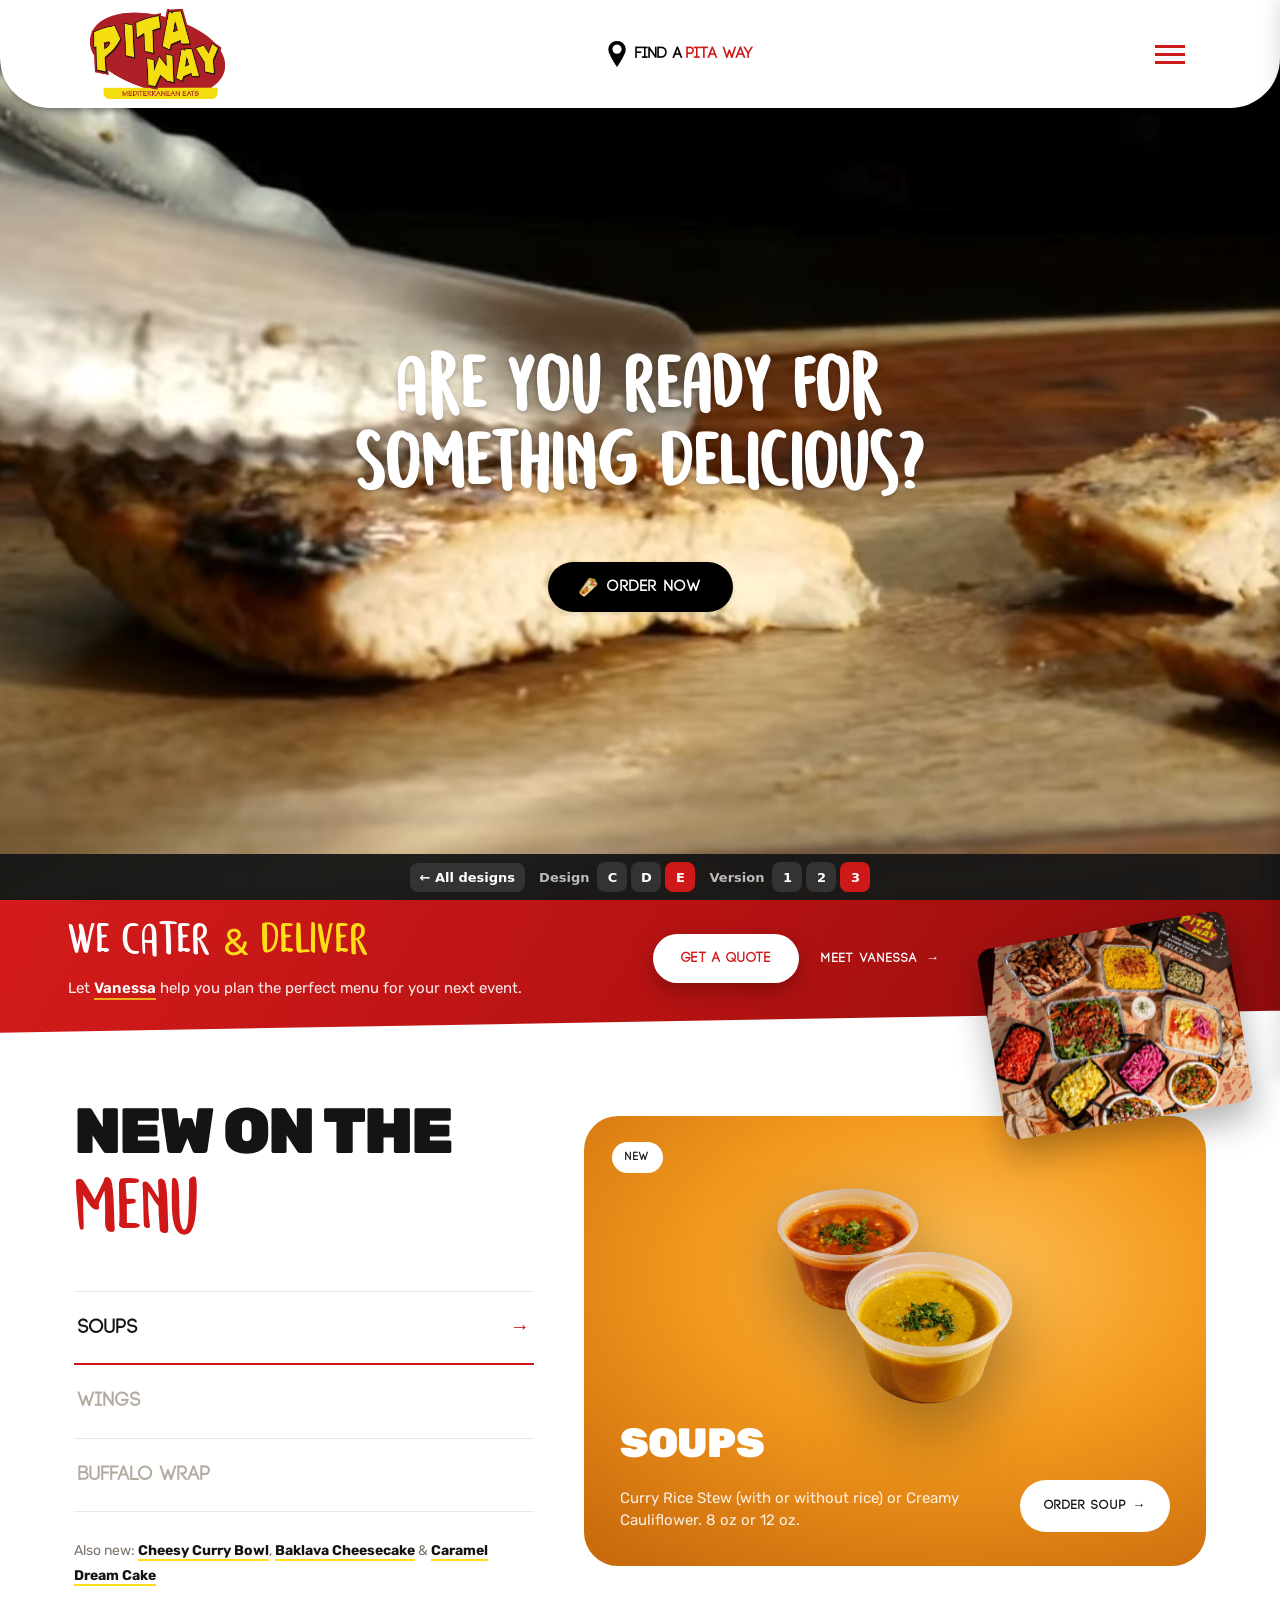
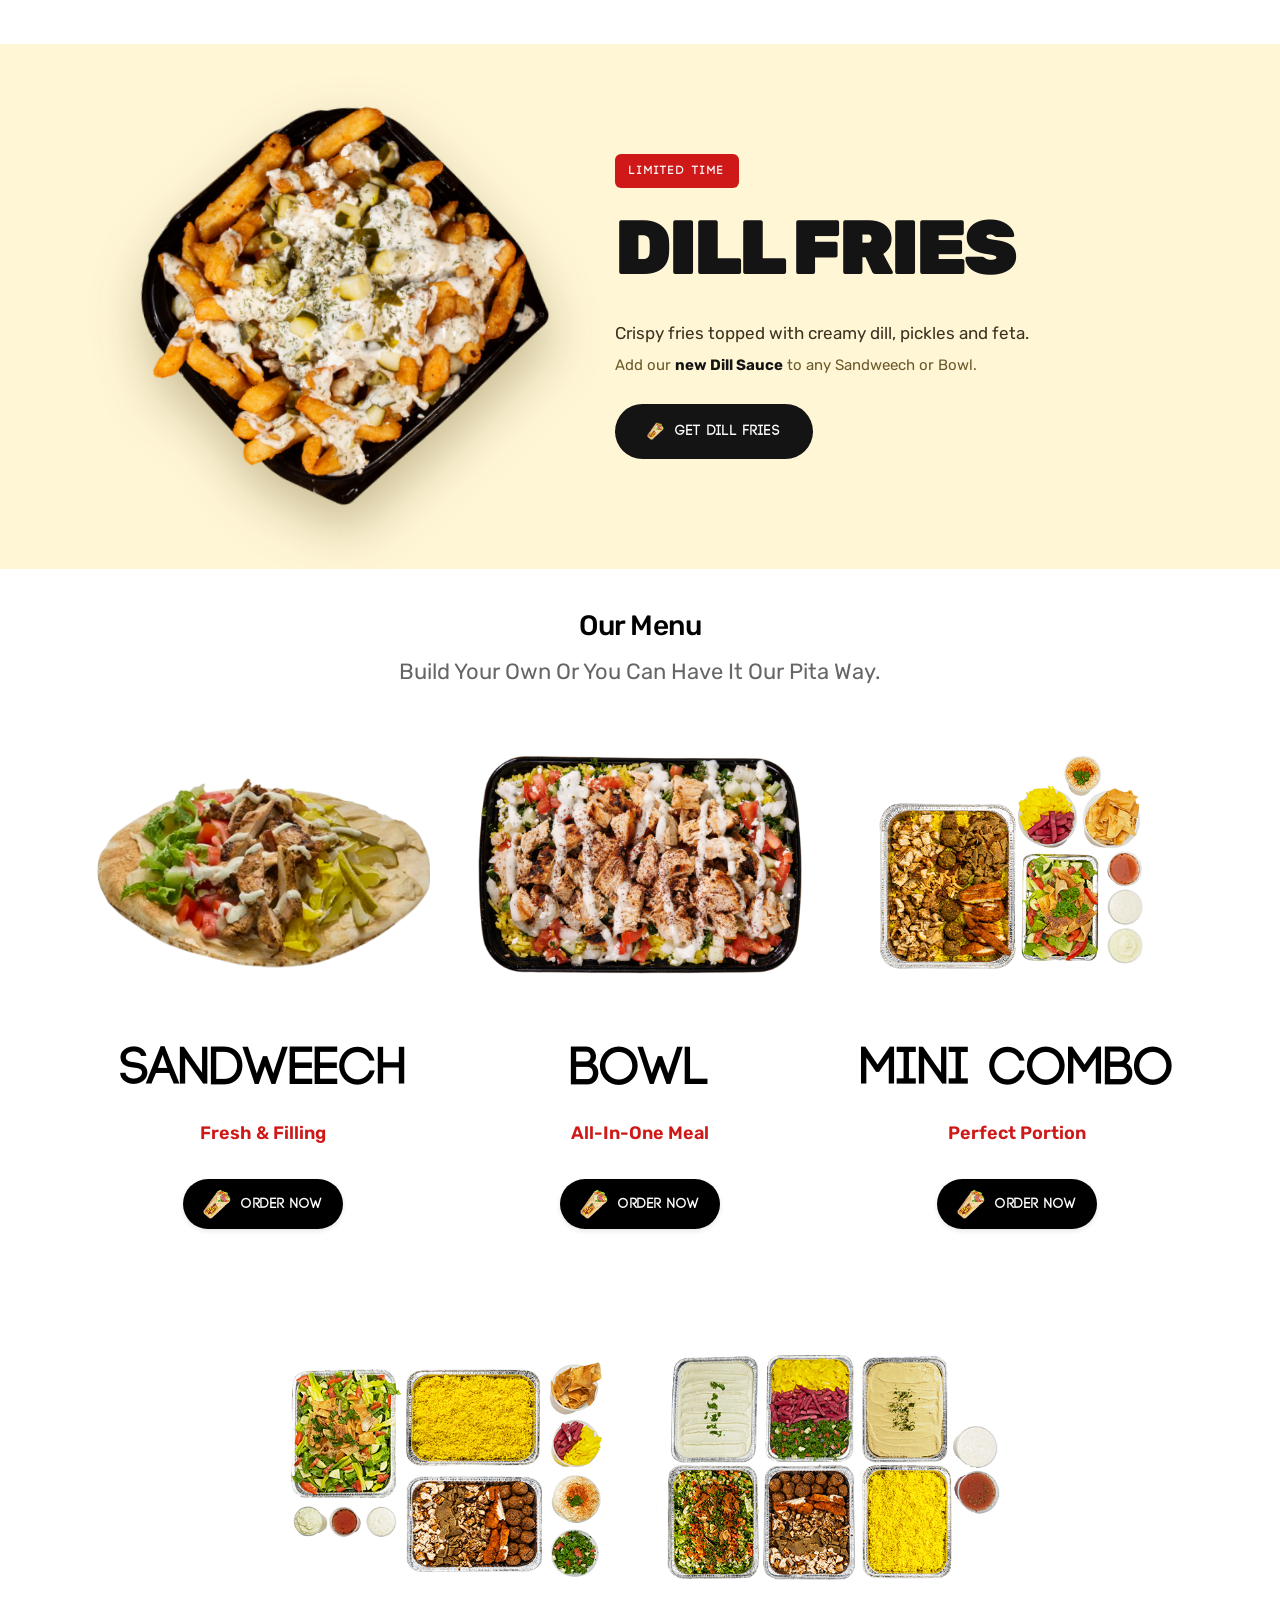
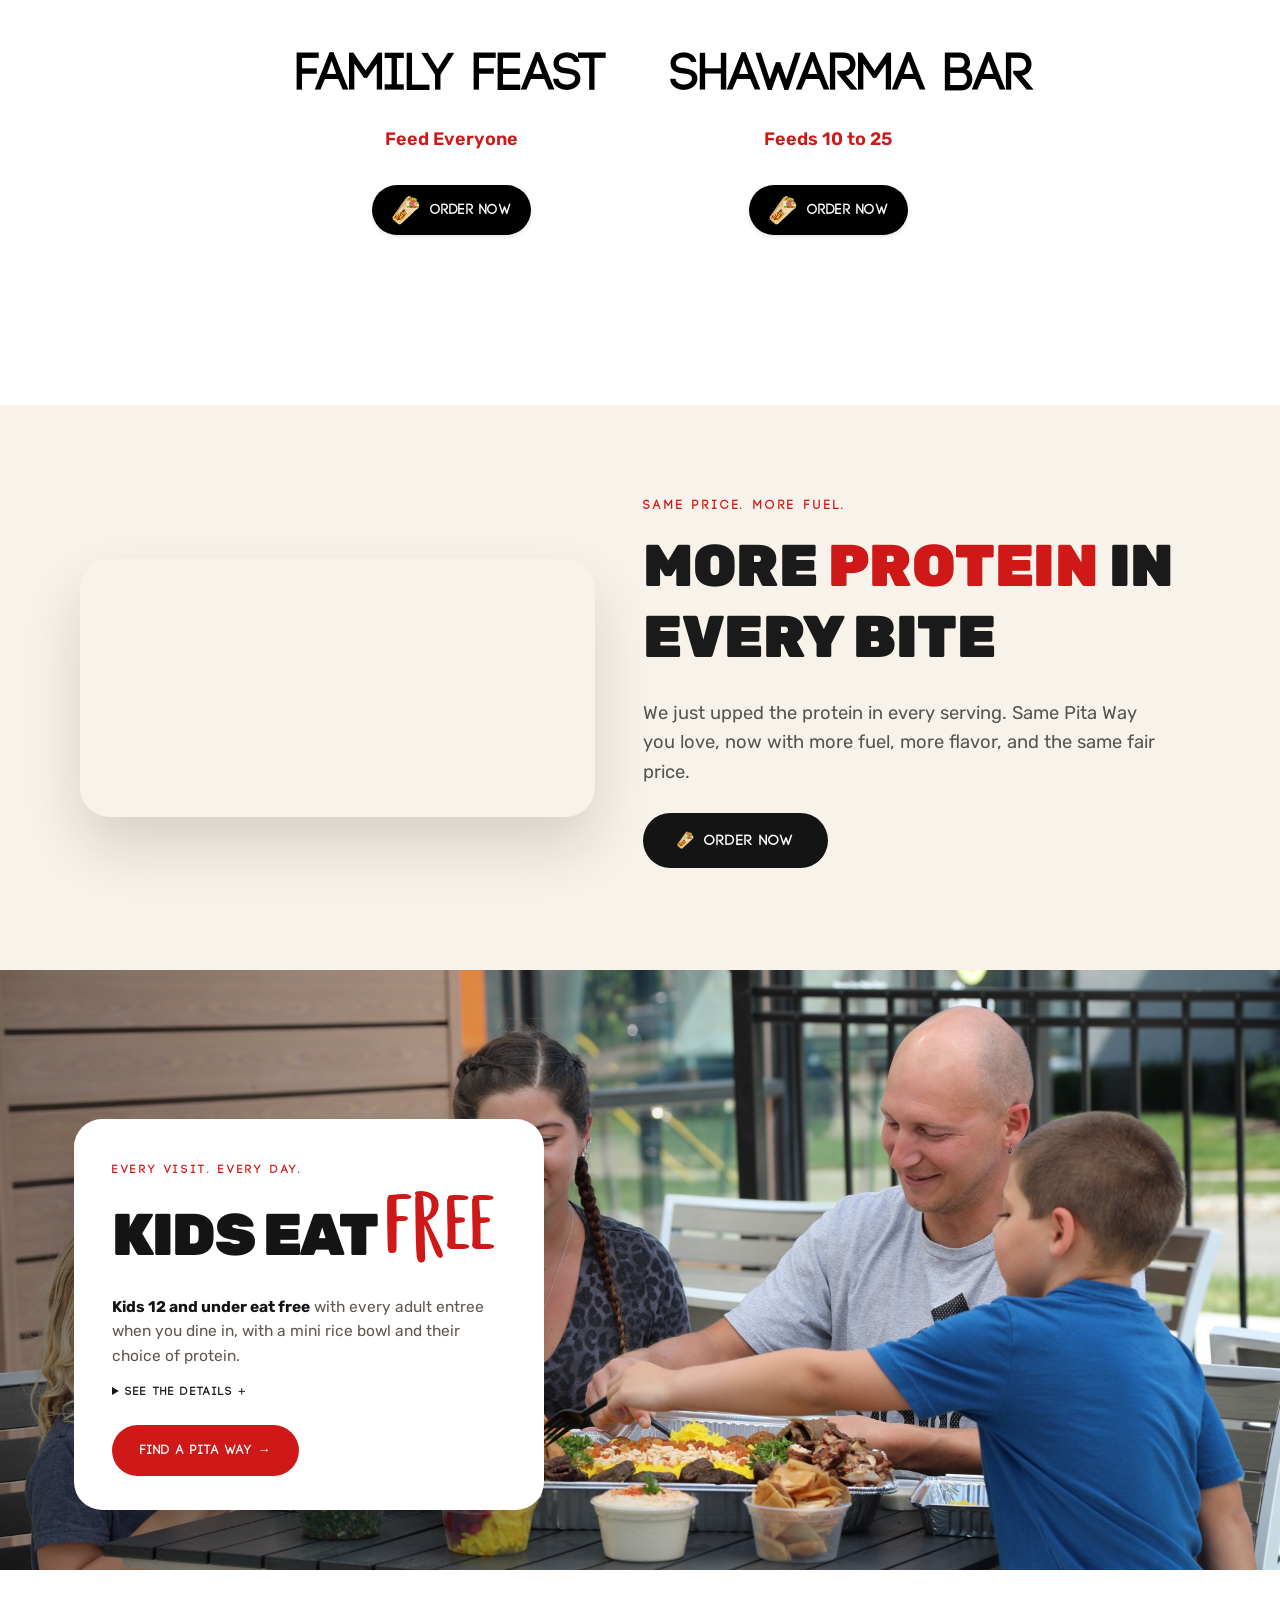
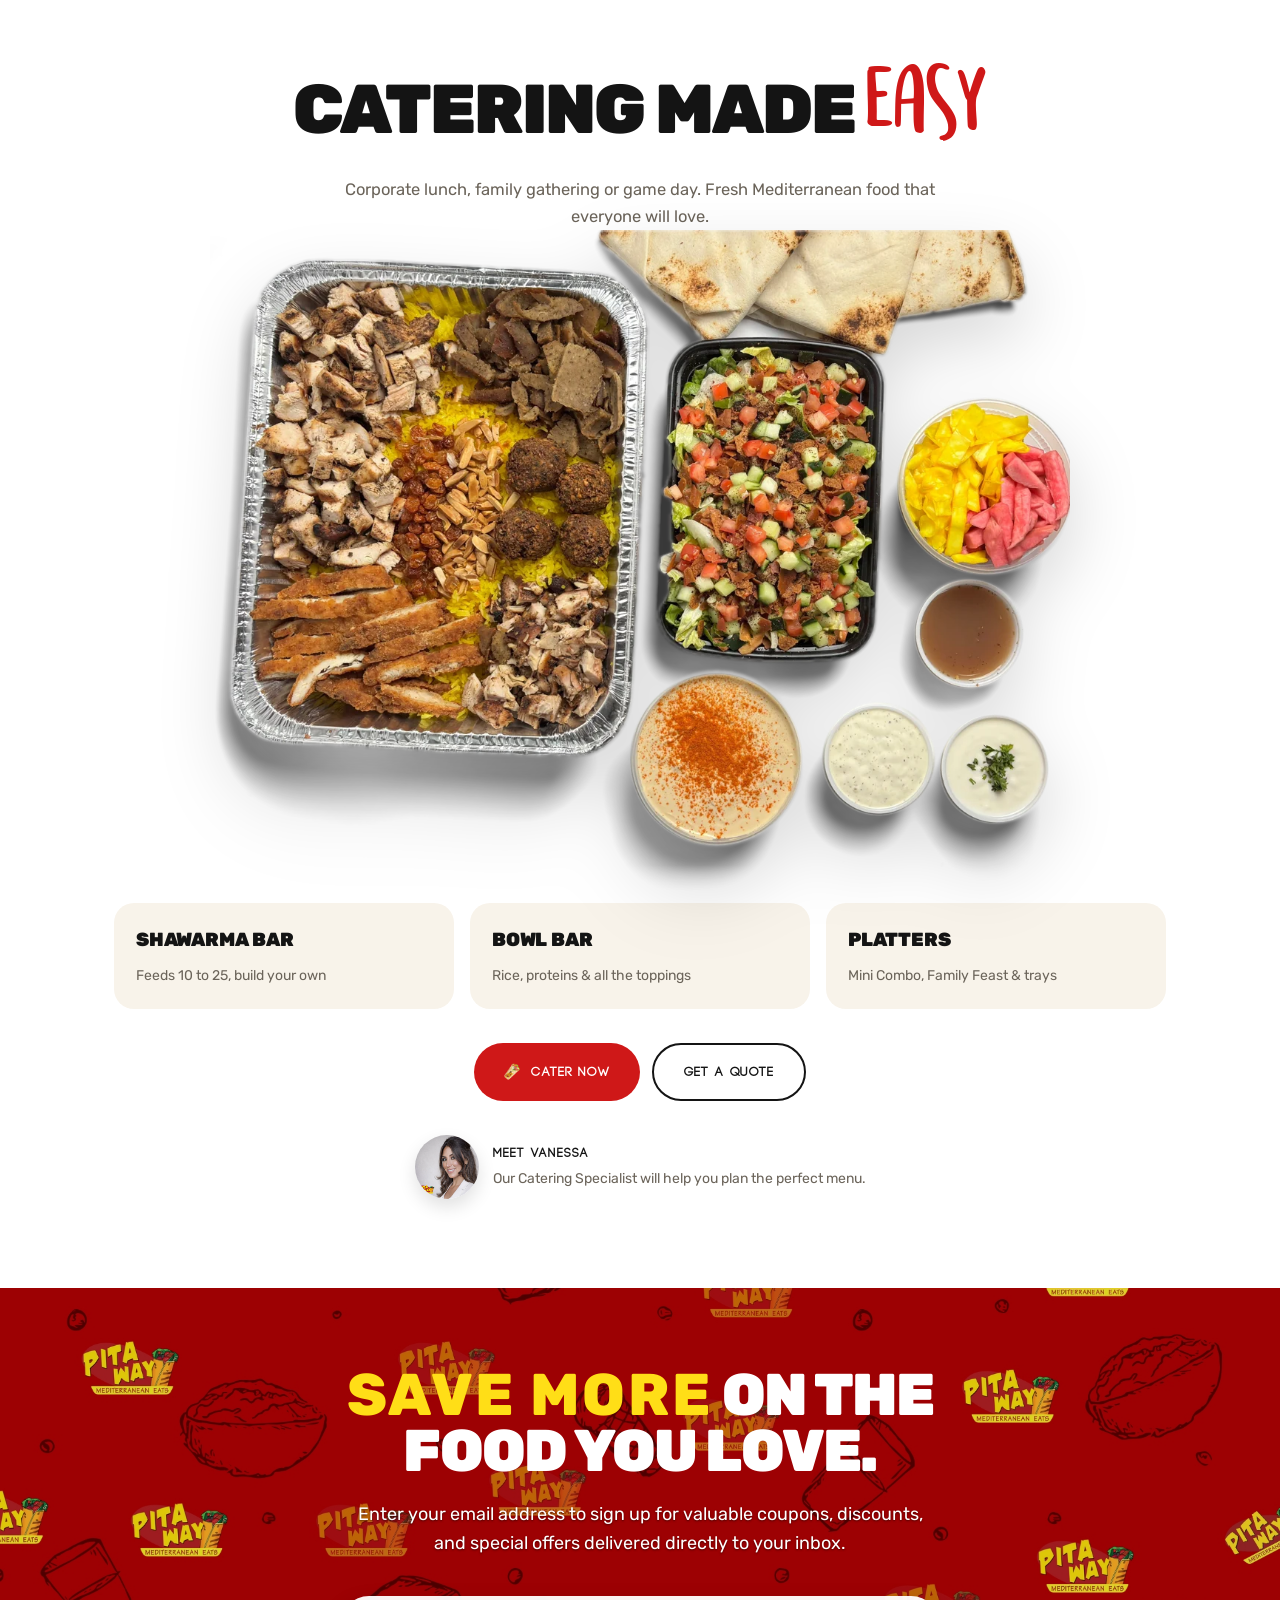
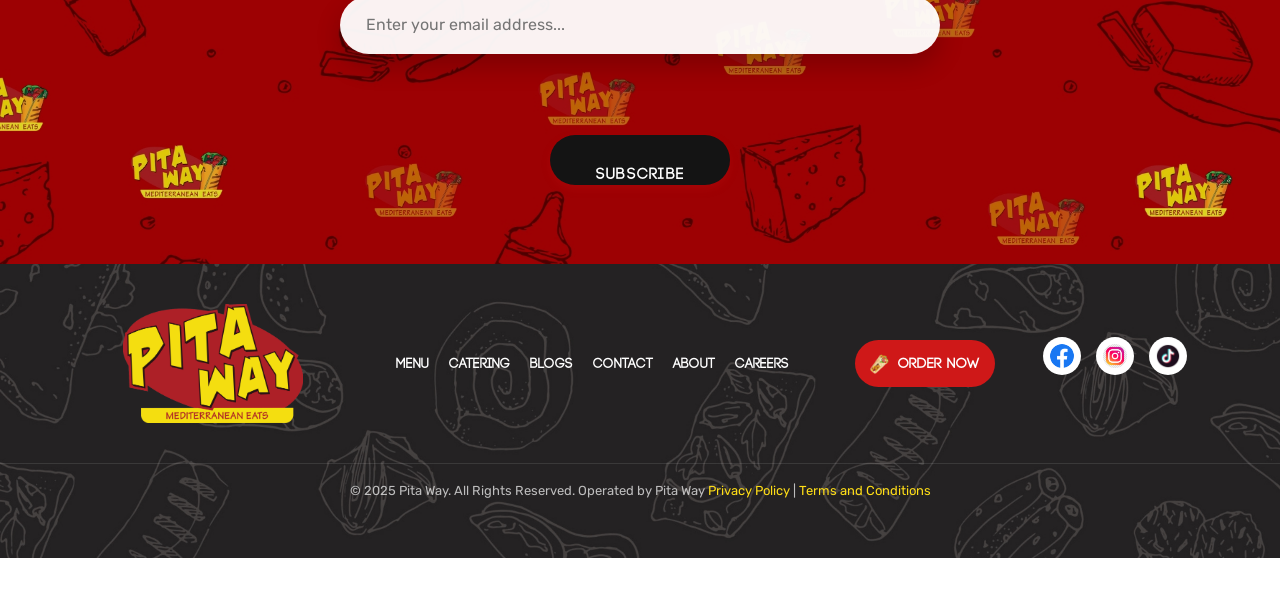
<file: e-clean-spotlight-v3.html>
<!DOCTYPE html>
<html lang="en"><!-- Basic -->
<head>
<meta name="robots" content="noindex,nofollow">

	
    
    <!-- Google tag (gtag.js) -->

	<meta charset="utf-8">

    <meta http-equiv="X-UA-Compatible" content="IE=edge">   
   
    <!-- Mobile Metas -->
    <meta name="viewport" content="width=device-width, initial-scale=1, maximum-scale=1, user-scalable=no">
 
    <!-- Enhanced SEO Meta Tags -->
    <title>PREVIEW proto-e-v3</title>  
    <meta name="keywords" content="mediterranean food near me, halal restaurant, healthy fast food, fresh pita, catering near me, pita way, healthy fast casual food near me, mediterranean bowl, custom sandwiches, fresh mediterranean catering, halal food near me, middle eastern restaurant, healthy lunch options, fast casual dining, fresh ingredients">
    <meta name="description" content="Pita Way makes your sandweeches, bowls, and salads your way, right away – and we serve them up fresh, delicious, and fast.">
    <meta name="a
	thor" content="Pita Way">
    <meta name="robots" content="index, follow">
    <meta name="language" content="English">
    <meta name="geo.region" content="US-MI">
    <meta name="geo.placename" content="Michigan">

    <!-- Open Graph Meta Tags -->
    <meta property="og:site_name" content="Pita Way">
    <meta property="og:title" content="Pita Way Restaurant | Mediterranean Grill">
    <meta property="og:description" content="Pita Way makes your sandweeches, bowls, and salads your way, right away – and we serve them up fresh, delicious, and fast.">
    <meta property="og:type" content="restaurant">
    <meta property="og:url" content="https://pitaway.com">
    <meta property="og:image" content="https://pitaway.com/images/og-logo.png">
    <meta property="og:image:width" content="1200">
    <meta property="og:image:height" content="630">
    <meta property="og:locale" content="en_US">

    <!-- Twitter Card Meta Tags -->
    <meta name="twitter:card" content="summary_large_image">
    <meta name="twitter:site" content="@pitaway">
    <meta name="twitter:title" content="Pita Way Restaurant | Mediterranean Grill">
    <meta name="twitter:description" content="Pita Way makes your sandweeches, bowls, and salads your way, right away – and we serve them up fresh, delicious, and fast.">
    <meta name="twitter:image" content="https://pitaway.com/images/og-logo.png">

    <!-- Canonical URL -->
    <link rel="canonical" href="https://pitaway.com">

	<!-- Site Icons -->
    <!-- Favicon Implementation -->
    <link rel="icon" type="image/x-icon" href="favicon/favicon.ico">
    <link rel="icon" type="image/png" sizes="16x16" href="favicon/favicon-16x16.png">
    <link rel="icon" type="image/png" sizes="32x32" href="favicon/favicon-32x32.png">
    <link rel="icon" type="image/png" sizes="48x48" href="favicon/48x48.png">
    <link rel="icon" type="image/png" sizes="192x192" href="favicon/android-chrome-192x192.png">
    <link rel="icon" type="image/png" sizes="512x512" href="favicon/android-chrome-512x512.png">
    <link rel="apple-touch-icon" sizes="180x180" href="favicon/apple-touch-icon.png">
    <link rel="preconnect" href="https://fonts.googleapis.com">
    <link rel="preconnect" href="https://fonts.gstatic.com" crossorigin>  
    <!-- Bootstrap CSS -->
    <link rel="stylesheet" href="css/bootstrap.min.css">    
	<!-- Site CSS -->
    <link rel="stylesheet" href="css/style.css?v=20261003a">
    <link rel="stylesheet" href="css/animate.css">
    <link rel="stylesheet" href="css/font-awesome.min.css">
    <link rel="stylesheet" href="css/baguetteBox.min.css">
	<link rel="stylesheet" href="https://fonts.googleapis.com/css2?family=Rubik:wght@400;500;700;900&display=swap">
    <!-- Responsive CSS -->
    <link rel="stylesheet" href="css/responsive.css?v=20261003a">
    <!-- Custom CSS -->
    <link rel="stylesheet" href="css/custom.css?v=20261003a">

	<link rel="canonical" href="https://pitaway.com">

<link rel="sitemap" type="application/xml" href="https://pitaway.com/sitemap.xml">


<link rel="preload" href="css/style.css?v=20261003a" as="style">
<link rel="preload" href="images/logo.png?v=20261003a" as="image">
<style>
	/* Video Header Typography Fix with Fallbacks */
	.video-overlay h1 {
	  /* Primary font stack with fallbacks */
	  font-family: -apple-system, BlinkMacSystemFont, "Segoe UI", Roboto, "Helvetica Neue", Arial, sans-serif;
	  /* Fallback for older browsers */
	  font-family: system-ui, -apple-system, BlinkMacSystemFont, "Segoe UI", Roboto, "Helvetica Neue", Arial, sans-serif;
	  
	  /* Font weight with fallback */
	  font-weight: 800;
	  font-weight: 800; /* Explicitly set for better support */
	  
	  /* Size with responsive fallback */
	  font-size: 64px;
	  font-size: 4rem; /* Relative unit fallback */
	  
	  /* Color and styling */
	  color: #fff;
	  color: rgba(255, 255, 255, 1); /* RGBA fallback */
	  
	  /* Spacing */
	  margin-bottom: 20px;
	  margin-top: 0;
	  line-height: 1.1;
	  
	  /* Text effects with vendor prefixes */
	  text-shadow: 0 2px 4px rgba(0, 0, 0, 0.2);
	  letter-spacing: -0.03em;
	  
	  /* Rendering optimizations */
	  text-rendering: optimizeLegibility;
	  -webkit-font-smoothing: antialiased;
	  -moz-osx-font-smoothing: grayscale;
	  
	  /* Prevent text selection issues */
	  -webkit-user-select: none;
	  -moz-user-select: none;
	  -ms-user-select: none;
	  user-select: none;
	}
	
	/* Fallback for browsers that don't support system fonts */
	@supports not (font-family: system-ui) {
	  .video-overlay h1 {
		font-family: -apple-system, BlinkMacSystemFont, "Segoe UI", Roboto, Arial, sans-serif;
	  }
	}
	
	/* Additional fallback for very old browsers */
	.video-overlay h1 strong {
	  font-weight: 800;
	  font-weight: inherit; /* Use parent's font-weight */
	}
	
	/* Mobile responsive adjustments */
	@media screen and (max-width: 768px) {
	  .video-overlay h1 {
		font-size: 48px;
		font-size: 3rem;
		letter-spacing: -0.02em;
	  }
	}
	
	@media screen and (max-width: 480px) {
	  .video-overlay h1 {
		font-size: 36px;
		font-size: 2.25rem;
		letter-spacing: -0.01em;
		line-height: 1.2;
	  }
	}
	
	/* High contrast mode support */
	@media (prefers-contrast: high) {
	  .video-overlay h1 {
		text-shadow: 0 2px 6px rgba(0, 0, 0, 0.4);
	  }
	}
	
	/* Reduced motion support */
	@media (prefers-reduced-motion: reduce) {
	  .video-overlay h1 {
		/* Remove any animations if present */
		animation: none !important;
		transition: none !important;
	  }
	}
	
	/* Print styles */
	@media print {
	  .video-overlay h1 {
		color: #000;
		text-shadow: none;
	  }
	}
	
	/* Brevo form minimal styles */
	.sib-form {
	  background: transparent !important;
	  border: none !important;
	  max-width: none !important;
	}
	#sib-container {
	  background: transparent !important;
	  border: none !important;
	  max-width: none !important;
	}
	.sib-form-message-panel {
	  margin: 0 auto 20px !important;
	  max-width: 500px !important;
	  color: #fff !important;
	}
	.sib-form-message-panel__inner-text {
	  color: #fff !important;
	}
	/* Hide loader icon if present */
	.sib-hide-loader-icon {
	  display: none !important;
	}
	/* Center the reCAPTCHA */
	.g-recaptcha {
	  display: inline-block !important;
	}

	/* === Brand Fonts === */
	/* Semringah — display script for hero + descriptive copy */
	@font-face {
	  font-family: 'Semringah';
	  src: url('fonts/Semringah.ttf') format('truetype');
	  font-weight: normal;
	  font-style: normal;
	  font-display: swap;
	}
	/* Code Bold — primary bold headings */
	@font-face {
	  font-family: 'Code Bold';
	  src: url('fonts/cbold.otf') format('opentype');
	  font-weight: bold;
	  font-style: normal;
	  font-display: swap;
	}

	/* Semringah: big display headings (hero + section titles) */
	.video-overlay h1 {
	  font-family: 'Semringah', -apple-system, BlinkMacSystemFont, "Segoe UI", Roboto, "Helvetica Neue", Arial, sans-serif !important;
	  letter-spacing: 0.04em;
	}
	.protein-promo-title,
	.heading-title h2,
	.gsb-feature__title,
	.catering-banner-text h3,
	.about-section-box h1,
	.kids-banner-content h2,
	.qt-box .lead strong,
	.qt-box .highlight {
	  font-family: 'Semringah', 'Rubik', sans-serif !important;
	  letter-spacing: 0.04em !important;
	}

	/* Rubik for descriptive/lead copy — more legible */
	.protein-promo-sub,
	.gsb-feature__lead,
	.catering-banner-text p,
	.our-team .team-content .post,
	.about-section-box p,
	.qt-box p {
	  font-family: 'Rubik', sans-serif !important;
	  letter-spacing: normal !important;
	}

	/* Code Bold: smaller eyebrows/sub-headings + button labels + nav */
	.our-team .team-content .title,
	.gsb-feature__eyebrow,
	.catering-banner-btn,
	.about-section-box h4,
	.kids-banner-tagline,
	.menu-order-btn,
	.btn-outline-new-white,
	.footer-order-btn,
	.footer-nav a,
	.order-now-btn .nav-link,
	.find-location-btn .pita-text,
	.find-location-btn .find-text,
	.navbar-nav .nav-link {
	  font-family: 'Code Bold', 'Rubik', Impact, "Arial Black", sans-serif;
	  font-weight: bold;
	}

	</style>
	
	<meta name="google-site-verification" content="F0Gl7q_VxexggoLAYaUr-yNTG2GsaGG8ayMvm2vGKQY" />
<style>
  /* "Our Menu" section: seamless white to match sections above */
  .stuff-box { background-image: none !important; background-color: #fff !important; }
  .stuff-box:before { display: none !important; content: none !important; }

  /* Match the clean "They're Back, And There's More" typeface (Rubik) on the
     protein band + home "Our Menu" titles instead of the Semringah script font */
  .protein-promo-title { font-family: 'Rubik', sans-serif !important; letter-spacing: -0.5px !important; }
  .stuff-box .heading-title h2 { font-family: 'Rubik', sans-serif !important; letter-spacing: -0.5px !important; }
  .stuff-box .heading-title p { font-family: 'Rubik', sans-serif !important; }
</style>
</head>

<body>
	

<!-- Start header -->
<header class="top-navbar">
	<nav class="navbar navbar-expand-lg navbar-light bg-light">
	<div class="container">
		<a class="navbar-brand" href="/">
			<img src="images/logo.png?v=20261003a" alt="Pita Way Logo" />
			</a>
	
	<!-- Find a Pita Way Button - Mobile Only -->
	<div class="find-location-btn d-lg-none">
	  <a class="nav-link" href="https://onlineorders.pitaway.com">
		<img loading="lazy" src="images/location-icon.png" alt="Location">
		<span class="find-text">FIND A</span>
		<span class="pita-text">PITA WAY</span>
	  </a>
	</div>
	
	<button class="navbar-toggler" type="button" data-toggle="collapse" data-target="#navbars-rs-food" aria-controls="navbars-rs-food" aria-expanded="false" aria-label="Toggle navigation">
	<span class="navbar-toggler-icon"></span>
	</button>
	<div class="collapse navbar-collapse" id="navbars-rs-food">
	<ul class="navbar-nav ml-auto">
		<li class="nav-item"><a class="nav-link" href="/menu">Menu</a></li>
		<li class="nav-item"><a class="nav-link" href="/catering">Catering</a></li>
		<li class="nav-item"><a class="nav-link" href="/locations">Locations</a></li>
		<li class="nav-item"><a class="nav-link" href="/specials">Specials</a></li>
		<li class="nav-item"><a class="nav-link" href="/careers">Careers</a></li>
		<li class="nav-item"><a class="nav-link" href="/about">About</a></li>
		<li class="nav-item"><a class="nav-link" href="/giftcards">Gift Cards</a></li>
		<li class="nav-item"><a class="nav-link" href="/contact">Contact</a></li>
	<li class="order-now-btn">
	<a class="nav-link" href="https://onlineorders.pitaway.com">
	<img loading="lazy" src="images/WebiconPNG.png" alt="Order">Order Now</span>
	</a>
	</li>
	</ul>
	</div>
	</div>
	</nav>
	</header>
   <!-- End header -->
	
 
 
   <!-- Start Video Header -->
<div class="video-header">
	<video autoplay muted loop playsinline preload="metadata" poster="images/video-poster.webp">
		<source src="images/Pitawayheader.mp4" type="video/mp4">
		<source src="images/Pitawayheader.webm" type="video/webm">

	  </video>
	<div class="video-overlay">
	<div class="container">
	<div class="row">
	<div class="col-md-12 text-center">
		<h1 class="m-b-20">Are You Ready For <br>Something Delicious?</h1>
	<p><a class="btn btn-lg btn-circle btn-outline-new-white" href="https://onlineorders.pitaway.com">
	<img loading="lazy" src="images/WebiconPNG.png" alt="Order">ORDER NOW
	</a></p>
	</div>
	</div>
	</div>
	</div>
   </div>
   <!-- End Video Header -->

   <!-- Catering Banner -->
   <style>
     /* ===== Catering band: slim strip, angled red edge, one hero tray flowing onto the white ===== */
     .catering-banner.cb2 { background: #fff; padding: 0; overflow: visible; overflow-x: clip; z-index: 2; position: relative; --cut: 22px; margin-bottom: 20px; }
     .catering-banner.cb2::before {
       content: ""; position: absolute; inset: 0; width: auto; height: auto; top: 0; right: 0; border-radius: 0;
       background:
         linear-gradient(120deg, #d41b1b 0%, #b51212 55%, #8f0c0c 100%);
       clip-path: polygon(0 0, 100% 0, 100% calc(100% - var(--cut)), 0 100%);
     }
     .cb2 .cb2-wrap { position: relative; z-index: 2; max-width: 1200px; margin: 0 auto; padding: 18px 290px calc(18px + var(--cut) * 0.7) 28px; display: flex; align-items: center; justify-content: space-between; gap: 36px; }
     .cb2 .catering-banner-text { flex: 0 1 auto; color: #fff; }
     .cb2 .cb2-eyebrow { display: none; align-items: center; gap: 10px; font-family: 'Code Bold','Rubik',sans-serif; font-size: 11px; letter-spacing: .22em; text-transform: uppercase; color: #ffde17; margin-bottom: 8px; }
     .cb2 .cb2-eyebrow::before { content: ""; width: 26px; height: 2px; background: #ffde17; display: inline-block; }
     .cb2 .catering-banner-text h3 { font-size: clamp(30px, 2.9vw, 38px); line-height: 1; margin: 0 0 5px; color: #fff; letter-spacing: .02em !important; text-transform: uppercase; font-weight: 400; white-space: nowrap; }
     .cb2 .catering-banner-text h3 span { color: #ffde17; }
     .cb2 .catering-banner-text p { font-size: 15px; line-height: 1.45; color: rgba(255,255,255,.92); margin: 0; }
     .cb2 .catering-banner-text p a { color: #fff; font-weight: 600; text-decoration: none; border-bottom: 2px solid rgba(255,222,23,.75); padding-bottom: 1px; transition: border-color .2s ease, color .2s ease; }
     .cb2 .catering-banner-text p a:hover { color: #ffde17; border-color: #ffde17; }
     .cb2 .cb2-actions { display: flex; align-items: center; gap: 22px; flex: none; }
     .cb2 .catering-banner-btn { padding: 12px 28px; font-size: 14px; box-shadow: 0 8px 22px rgba(0,0,0,.26); white-space: nowrap; }
     .cb2 .cb2-link { font-family: 'Code Bold','Rubik',sans-serif; font-size: 13px; letter-spacing: .08em; text-transform: uppercase; color: #fff; text-decoration: none; display: inline-flex; align-items: center; gap: 8px; white-space: nowrap; }
     .cb2 .cb2-link i { display: inline-block; font-style: normal; transition: transform .25s ease; }
     .cb2 .cb2-link:hover { color: #ffde17; text-decoration: none; }
     .cb2 .cb2-link:hover i { transform: translateX(5px); }

     /* hero tray */
     .cb2 .cb2-tray { position: absolute; z-index: 3; right: max(10px, calc(50% - 600px)); bottom: -70px; width: 236px; pointer-events: none;
       transform: translate3d(calc(var(--tray-in, 0) * 1px), calc(var(--tray-y, 0) * 1px), 0) rotate(calc(-8deg + var(--tray-r, 0) * 1deg)); will-change: transform; }
     .cb2 .cb2-tray img { width: 100%; height: auto; display: block; }

     /* reveal (only when the script is running, so content can never stay hidden) */
     .cb2.cb2-js .cb2-rise { opacity: 0; transform: translateY(14px); transition: opacity .6s ease, transform .6s cubic-bezier(.2,.7,.2,1); }
     .cb2.cb2-js.is-in .cb2-rise { opacity: 1; transform: none; }
     .cb2.cb2-js.is-in .cb2-rise:nth-child(2) { transition-delay: .07s; }
     .cb2.cb2-js.is-in .cb2-rise:nth-child(3) { transition-delay: .14s; }
     .cb2.cb2-js.is-in .cb2-actions.cb2-rise { transition-delay: .2s; }
     .cb2.cb2-js .cb2-tray { opacity: 0; transition: opacity .6s ease; }
     .cb2.cb2-js.is-in .cb2-tray { opacity: 1; }
     @media (prefers-reduced-motion: reduce) { .cb2 .cb2-rise, .cb2 .cb2-tray { opacity: 1 !important; transition: none; } .cb2 .cb2-rise { transform: none; } }
     #catering-specialist { scroll-margin-top: 120px; }

     @media (max-width: 1199px) {
       .cb2 .cb2-wrap { padding-right: 250px; gap: 24px; }
       .cb2 .cb2-tray { width: 220px; right: 6px; bottom: -64px; }
       .cb2 .cb2-link { display: none; }
     }
     @media (max-width: 991px) {
       .cb2 .cb2-wrap { padding-right: 200px; }
       .cb2 .catering-banner-text h3 { font-size: 28px; }
       .cb2 .catering-banner-text p { font-size: 14px; }
       .cb2 .cb2-tray { width: 190px; right: -4px; bottom: -52px; }
     }
     /* Phones keep the earlier strip exactly as it was (block below); the redesigned band is desktop + tablet only */
     @media (max-width: 768px) { .catering-banner.cb2 { display: none; } }
     @media (min-width: 769px) { .catering-banner.cb-phone { display: none; } }
     .catering-banner.cb-phone {
       overflow: visible; z-index: 2;
       background:
         radial-gradient(circle at calc(110% - 200px) calc(-50% + 200px), rgba(255,255,255,0.05) 0, rgba(255,255,255,0.05) 200px, transparent 201px),
         linear-gradient(135deg, #CF1818 0%, #a81414 100%);
       padding: 24px 0 124px; margin-bottom: 40px;
     }
     .catering-banner.cb-phone::before { display: none; }
     .catering-banner.cb-phone .banner-food-left {
       opacity: 1; top: auto; left: 50%; bottom: -84px;
       filter: none;
       transform: translateX(-50%) rotate(-7deg);
       animation: cateringTrayFloat 7s ease-in-out infinite;
     }
     .catering-banner.cb-phone .banner-food-left img { width: 290px; max-width: 78vw; height: auto; display: block; }
     @keyframes cateringTrayFloat {
       0%, 100% { transform: translateX(-50%) translateY(0) rotate(-7deg); }
       50% { transform: translateX(-50%) translateY(-7px) rotate(-5.5deg); }
     }
     @media (prefers-reduced-motion: reduce) { .catering-banner.cb-phone .banner-food-left { animation: none !important; } }
   </style>
   <div class="catering-banner cb2" id="catering-band">
	   <div class="cb2-tray" aria-hidden="true">
		   <img loading="lazy" src="backgrounds/catering-overhead.webp?v=20261123b" width="1000" height="773" alt="Pita Way Shawarma and Bowl Bar catering" class="cb-photo">
	   </div>
	   <div class="cb2-wrap">
		   <div class="catering-banner-text">
			   <span class="cb2-eyebrow cb2-rise">Pita Way Catering</span>
			   <h3 class="cb2-rise">We cater <span>&amp; deliver</span></h3>
			   <p class="cb2-rise">Let <a href="#catering-specialist">Vanessa</a> help you plan the perfect menu for your next event.</p>
		   </div>
		   <div class="cb2-actions cb2-rise">
			   <a href="catering.html" class="catering-banner-btn">Get a Quote</a>
			   <a href="#catering-specialist" class="cb2-link">Meet Vanessa <i>&rarr;</i></a>
		   </div>
	   </div>
   </div>
   <script>
   (function () {
     var band = document.getElementById('catering-band'); if (!band) return;
     band.classList.add('cb2-js');
     var reduce = window.matchMedia && window.matchMedia('(prefers-reduced-motion: reduce)').matches;
     if (reduce || !('IntersectionObserver' in window)) { band.classList.add('is-in'); return; }
     var tray = band.querySelector('.cb2-tray'), ticking = false, active = false;
     function frame() {
       ticking = false;
       var r = band.getBoundingClientRect(), vh = window.innerHeight || 800;
       // p: 0 when the band enters from the bottom, 1 when it leaves through the top
       var p = Math.min(1, Math.max(0, (vh - r.top) / (vh + r.height)));
       var enter = Math.min(1, p / 0.42), ease = 1 - Math.pow(1 - enter, 3);
       tray.style.setProperty('--tray-in', ((1 - ease) * 70).toFixed(1));
       tray.style.setProperty('--tray-r', ((1 - ease) * 6 + (p - 0.5) * -3).toFixed(2));
       tray.style.setProperty('--tray-y', ((0.5 - p) * 12).toFixed(1));
     }
     function onScroll() { if (active && !ticking) { ticking = true; requestAnimationFrame(frame); } }
     new IntersectionObserver(function (es) {
       es.forEach(function (e) { active = e.isIntersecting; if (active) { band.classList.add('is-in'); frame(); } });
     }, { rootMargin: '0px 0px -8% 0px' }).observe(band);
     band.querySelectorAll('a[href="#catering-specialist"]').forEach(function (a) {
       a.addEventListener('click', function (ev) {
         var t = document.getElementById('catering-specialist'); if (!t) return;
         ev.preventDefault(); t.scrollIntoView({ behavior: 'smooth', block: 'start' });
       });
     });
     window.addEventListener('scroll', onScroll, { passive: true });
     window.addEventListener('resize', onScroll, { passive: true });
   })();
   </script>
   <!-- Catering strip, phone version (unchanged earlier design) -->
   <div class="catering-banner cb-phone">
	   <div class="banner-food-decor banner-food-left">
		   <img loading="lazy" src="backgrounds/catering-overhead.webp?v=20261123b" width="1000" height="773" alt="Pita Way Shawarma and Bowl Bar catering" class="cb-photo">
	   </div>
	   <div class="container">
		   <div class="catering-banner-content">
			   <div class="catering-banner-text">
				   <h3>We cater and deliver!</h3>
				   <p>Let Vanessa help you plan the perfect menu for your next event</p>
			   </div>
			   <div class="catering-banner-cta">
				   <a href="catering.html" class="catering-banner-btn">Get a Quote</a>
			   </div>
		   </div>
	   </div>
   </div>
   <!-- End Catering Banner -->

   <!-- === New Additions Feature === -->
<!-- Prototype E "Clean Spotlight": tabbed rotating spotlight + Dill Fries poster -->
<style>
  .nwe { --red:#cf1818; --yellow:#ffde17; --ink:#141414; background:#fff; padding:60px 0 56px; overflow:hidden; }
  .nwe__in { max-width:1180px; margin:0 auto; padding:0 24px; display:grid; grid-template-columns:.85fr 1.15fr; gap:50px; align-items:center; }
  .nwe__eyebrow { display:inline-flex; align-items:center; gap:10px; font-family:'Code Bold','Rubik',sans-serif; font-size:12px; letter-spacing:.22em; text-transform:uppercase; color:var(--red); margin-bottom:14px; }
  .nwe__eyebrow::before { content:""; width:28px; height:2px; background:currentColor; }
  .nwe__title { font-family:'Rubik',sans-serif; font-weight:900; font-size:clamp(40px,5vw,66px); line-height:.92; letter-spacing:-.03em; text-transform:uppercase; color:var(--ink); margin:0 0 30px; }
  .nwe__title em { font-family:'Semringah',cursive; font-weight:400; font-style:normal; text-transform:none; color:var(--red); letter-spacing:0; }
  .nwe__tabs { list-style:none; margin:0 0 26px; padding:0; border-top:1px solid #ece7df; }
  .nwe__tab { position:relative; display:flex; align-items:center; gap:16px; width:100%; text-align:left; background:none; border:0; border-bottom:1px solid #ece7df; padding:18px 4px; cursor:pointer; font-family:'Code Bold','Rubik',sans-serif; font-size:20px; text-transform:uppercase; color:#b3ab9f; transition:color .3s ease; }
  .nwe__tab small { font-size:12px; letter-spacing:.1em; color:inherit; width:26px; }
  .nwe__tab i { margin-left:auto; font-style:normal; opacity:0; transform:translateX(-6px); transition:opacity .3s ease, transform .3s ease; color:var(--red); }
  .nwe__tab:hover { color:#6b645a; }
  .nwe__tab.on { color:var(--ink); }
  .nwe__tab.on i { opacity:1; transform:none; }
  .nwe__tab::after { content:""; position:absolute; left:0; bottom:-1px; height:2px; width:0; background:var(--red); }
  .nwe__tab.on::after { animation:nweBar var(--dur,6s) linear forwards; }
  .nwe.paused .nwe__tab.on::after { animation-play-state:paused; }
  @keyframes nweBar { to { width:100%; } }
  .nwe__also { font-size:14px; color:#7a7268; margin:0; }
  .nwe__also a { color:var(--ink); font-weight:700; text-decoration:none; border-bottom:2px solid var(--yellow); }
  .nwe__also a:hover { color:var(--red); text-decoration:none; }

  .nwe__stage { position:relative; height:450px; border-radius:34px; overflow:hidden; background:#f6f1e8; }
  .nwe__slide { position:absolute; inset:0; display:flex; flex-direction:column; justify-content:flex-end; padding:34px 36px; opacity:0; visibility:hidden; transition:opacity .6s ease, visibility 0s linear .6s; color:#fff; }
  .nwe__slide.on { opacity:1; visibility:visible; transition:opacity .6s ease; }
  .nwe__slide--soup { background:radial-gradient(90% 80% at 60% 35%, #ffbf55 0%, #f39a1e 45%, #c96a0c 100%); }
  .nwe__slide--wings { background:radial-gradient(90% 80% at 60% 35%, #3b3b3b 0%, #1a1a1a 50%, #0c0c0c 100%); }
  .nwe__slide--wrap { background:radial-gradient(90% 80% at 60% 35%, #ea3a3a 0%, #cf1818 45%, #9a0d0d 100%); }
  .nwe__img { position:absolute; left:50%; top:40%; width:auto; height:50%; max-width:84%; object-fit:contain; transform:translate(-50%,-50%) scale(.92) rotate(-4deg); filter:drop-shadow(0 30px 34px rgba(0,0,0,.35)); transition:transform 1s cubic-bezier(.2,.7,.2,1); }
  .nwe__slide--soup .nwe__img { height:48%; }
  .nwe__slide.on .nwe__img { transform:translate(-50%,-50%) scale(1) rotate(0); }
  .nwe__badge { position:absolute; top:26px; left:28px; font-family:'Code Bold','Rubik',sans-serif; font-size:11px; letter-spacing:.16em; text-transform:uppercase; background:#fff; color:var(--ink); padding:6px 13px; border-radius:999px; }
  .nwe__copy { position:relative; display:flex; align-items:flex-end; justify-content:space-between; gap:20px; }
  .nwe__name { font-family:'Rubik',sans-serif; font-weight:900; font-size:clamp(30px,3.2vw,44px); line-height:.95; letter-spacing:-.02em; text-transform:uppercase; margin:0 0 8px; color:#fff; }
  .nwe__desc { font-size:15px; line-height:1.5; margin:0; color:rgba(255,255,255,.88); max-width:360px; }
  .nwe__slide--wings .nwe__name { color:var(--yellow); }
  .nwe__cta { flex:none; display:inline-flex; align-items:center; gap:10px; padding:14px 24px; border-radius:999px; background:#fff; color:var(--ink); font-family:'Code Bold','Rubik',sans-serif; font-size:13px; letter-spacing:.06em; text-transform:uppercase; text-decoration:none; transition:transform .25s ease, background .25s ease; }
  .nwe__cta:hover { transform:translateY(-2px); background:var(--yellow); color:var(--ink); text-decoration:none; }

  /* Dill Fries: compact photo + text row */
  .dle { --red:#cf1818; --ink:#141414; background:#fff6d6; padding:56px 0; }
  .dle__in { max-width:1080px; margin:0 auto; padding:0 24px; display:grid; grid-template-columns:.9fr 1.1fr; gap:48px; align-items:center; }
  .dle__img { width:100%; max-width:420px; justify-self:center; transform:rotate(-6deg); filter:drop-shadow(0 24px 26px rgba(80,55,0,.3)); }
  .dle__tag { display:inline-block; font-family:'Code Bold','Rubik',sans-serif; font-size:12px; letter-spacing:.16em; text-transform:uppercase; background:var(--red); color:#fff; padding:6px 14px; border-radius:6px; margin-bottom:14px; }
  .dle__word { font-family:'Rubik',sans-serif; font-weight:900; font-size:clamp(48px,6vw,84px); line-height:.9; letter-spacing:-.04em; text-transform:uppercase; color:var(--ink); margin:0 0 16px; }
  .dle__desc { font-size:17px; line-height:1.55; color:#3b3320; margin:0 0 6px; }
  .dle__plus { font-size:15px; color:#6b5a2a; margin:0 0 24px; }
  .dle__plus b { color:var(--ink); }
  .dle__btn { display:inline-flex; align-items:center; gap:10px; padding:15px 32px; border-radius:999px; background:var(--ink); color:#fff; font-family:'Code Bold','Rubik',sans-serif; font-size:14px; letter-spacing:.06em; text-transform:uppercase; text-decoration:none; transition:background .25s ease, transform .25s ease; }
  .dle__btn:hover { background:var(--red); color:#fff; transform:translateY(-2px); text-decoration:none; }
  .dle__btn img { width:18px; }

  .nw-js .nw-rise { opacity:0; transform:translateY(22px); transition:opacity .7s ease, transform .7s cubic-bezier(.2,.7,.2,1); }
  .nw-js .nw-rise.is-in { opacity:1; transform:none; }
  @media (prefers-reduced-motion:reduce){ .nw-js .nw-rise{ opacity:1; transform:none; transition:none; } .nwe__img{ transition:none; } .nwe__tab.on::after{ animation:none; width:100%; } }

  @media (max-width:991px){
    .nwe__in { grid-template-columns:1fr; gap:26px; }
    .nwe__stage { height:480px; }
    .nwe__title { margin-bottom:22px; }
  }
  @media (max-width:640px){
    .nwe { padding:40px 0 36px; }
    .nwe__in { padding:0 16px; gap:18px; }
    .nwe__side { display:contents; }
    .nwe__title { order:0; } .nwe__tabs { order:1; }
    .nwe__title { font-size:40px; margin-bottom:18px; }
    .nwe__tabs { display:flex; gap:6px; border:0; margin:0; overflow-x:auto; scrollbar-width:none; }
    .nwe__tabs::-webkit-scrollbar { display:none; }
    .nwe__tabs li { flex:none; }
    .nwe__tab { border:1.5px solid #e4ddd2; border-radius:999px; padding:9px 14px; font-size:13px; gap:6px; overflow:hidden; }
    .nwe__tab small, .nwe__tab i { display:none; }
    .nwe__tab.on { background:var(--ink); color:#fff; border-color:var(--ink); }
    .nwe__tab::after { bottom:0; height:3px; background:var(--yellow); }
    .nwe__stage { height:380px; border-radius:24px; order:2; }
    .nwe__slide { padding:22px 20px; }
    .nwe__img { top:34%; height:34%; }
    .nwe__slide--soup .nwe__img { height:40%; }
    .nwe__copy { flex-direction:column; align-items:flex-start; gap:14px; }
    .nwe__desc { font-size:14px; }
    .nwe__cta { padding:12px 20px; font-size:12px; }
    .nwe__also { order:3; font-size:13.5px; line-height:1.9; }
    .dle { padding:40px 0 44px; }
    .dle__in { grid-template-columns:1fr; gap:18px; padding:0 16px; }
    .dle__img { width:52%; }
    .dle__word { font-size:46px; margin-bottom:10px; }
    .dle__plus { margin-bottom:18px; }
    .dle__btn { width:100%; justify-content:center; }
  }
  @media (max-width:360px){
    .nwe__title { font-size:34px; }
    .nwe__stage { height:400px; }
    .nwe__tab { padding:8px 11px; font-size:12px; }
  }
</style>

<section class="nwe" aria-label="New at Pita Way">
  <div class="nwe__in">
    <div class="nwe__side nw-rise">
      <h2 class="nwe__title">New on the <em>menu</em></h2>
      <ul class="nwe__tabs" role="tablist">
        <li><button class="nwe__tab on" role="tab" aria-selected="true" data-i="0">Soups<i>&rarr;</i></button></li>
        <li><button class="nwe__tab" role="tab" aria-selected="false" data-i="1">Wings<i>&rarr;</i></button></li>
        <li><button class="nwe__tab" role="tab" aria-selected="false" data-i="2">Buffalo Wrap<i>&rarr;</i></button></li>
      </ul>
      <p class="nwe__also nwe__also--d">Also new: <a href="menu.html">Cheesy Curry Bowl</a>, <a href="menu/desserts">Baklava Cheesecake</a> &amp; <a href="menu/desserts">Caramel Dream Cake</a></p>
    </div>
    <div class="nwe__stage nw-rise" aria-live="polite">
      <div class="nwe__slide nwe__slide--soup on" role="tabpanel">
        <span class="nwe__badge">New</span>
        <img class="nwe__img" loading="lazy" src="menu-images/soup.webp?v=20261104" alt="Curry Rice Stew and Creamy Cauliflower soups">
        <div class="nwe__copy"><div><h3 class="nwe__name">Soups</h3><p class="nwe__desc">Curry Rice Stew (with or without rice) or Creamy Cauliflower. 8 oz or 12 oz.</p></div>
          <a class="nwe__cta" href="https://onlineorders.pitaway.com">Order Soup &rarr;</a></div>
      </div>
      <div class="nwe__slide nwe__slide--wings" role="tabpanel">
        <span class="nwe__badge">New</span>
        <img class="nwe__img" loading="lazy" src="menu-images/wings.webp?v=20261104" alt="Wings with fries and dip">
        <div class="nwe__copy"><div><h3 class="nwe__name">Wings</h3><p class="nwe__desc">5 or 10 wings, or 5 wings with fries &amp; a drink. Pick your sauce and dip.</p></div>
          <a class="nwe__cta" href="https://onlineorders.pitaway.com">Order Wings &rarr;</a></div>
      </div>
      <div class="nwe__slide nwe__slide--wrap" role="tabpanel">
        <span class="nwe__badge">New</span>
        <img class="nwe__img" loading="lazy" src="menu-images/buffalo-wrap.webp?v=20261123" alt="Buffalo Chicken Wrap">
        <div class="nwe__copy"><div><h3 class="nwe__name">Buffalo Chicken Wrap</h3><p class="nwe__desc">Chicken, garlic, buffalo sauce, cheddar, pickles &amp; tourshi. Crazy delicious.</p></div>
          <a class="nwe__cta" href="https://onlineorders.pitaway.com">Order the Wrap &rarr;</a></div>
      </div>
    </div>
  </div>
</section>

<section class="dle" aria-label="Dill Fries, limited time">
  <div class="dle__in nw-rise">
    <img class="dle__img" loading="lazy" src="menu-images/dill-fries.png?v=20261003a" alt="Dill Fries with creamy dill, pickles and feta">
    <div class="dle__copy">
      <span class="dle__tag">Limited time</span>
      <h2 class="dle__word">Dill Fries</h2>
      <p class="dle__desc">Crispy fries topped with creamy dill, pickles and feta.</p>
      <p class="dle__plus">Add our <b>new Dill Sauce</b> to any Sandweech or Bowl.</p>
      <a class="dle__btn" href="https://onlineorders.pitaway.com"><img src="images/WebiconPNG.png" alt="">Get Dill Fries</a>
    </div>
  </div>
</section>

<script>
document.addEventListener('DOMContentLoaded', function(){
  var els = document.querySelectorAll('.nw-rise');
  if (els.length && 'IntersectionObserver' in window) {
    document.documentElement.classList.add('nw-js');
    var io = new IntersectionObserver(function(es){ es.forEach(function(e){ if(e.isIntersecting){ e.target.classList.add('is-in'); io.unobserve(e.target); } }); }, { rootMargin:'0px 0px -8% 0px' });
    els.forEach(function(el, i){ el.style.transitionDelay = (i % 3) * 0.08 + 's'; io.observe(el); });
  }
  // spotlight tabs: auto-advance every 6s, pause on hover/focus, stop for good after a tap
  var sec = document.querySelector('.nwe'); if (!sec) return;
  var tabs = sec.querySelectorAll('.nwe__tab'), slides = sec.querySelectorAll('.nwe__slide'), cur = 0, timer = null, manual = false;
  var still = window.matchMedia && matchMedia('(prefers-reduced-motion: reduce)').matches;
  function show(i){ cur = i; tabs.forEach(function(t,k){ t.classList.toggle('on', k===i); t.setAttribute('aria-selected', k===i); });
    slides.forEach(function(s,k){ s.classList.toggle('on', k===i); });
    var t = tabs[i]; t.classList.remove('on'); void t.offsetWidth; t.classList.add('on'); }
  function play(){ if (still || manual) return; clearInterval(timer); timer = setInterval(function(){ if (!sec.classList.contains('paused')) show((cur+1) % tabs.length); }, 6000); }
  tabs.forEach(function(t,k){ t.addEventListener('click', function(){ manual = true; clearInterval(timer); sec.classList.add('paused'); show(k); }); });
  sec.addEventListener('mouseenter', function(){ sec.classList.add('paused'); });
  sec.addEventListener('mouseleave', function(){ if (!manual) sec.classList.remove('paused'); });
  if ('IntersectionObserver' in window) new IntersectionObserver(function(es){ es.forEach(function(e){ if (e.isIntersecting) play(); else clearInterval(timer); }); }).observe(sec); else play();
});
</script>
<!-- === End New Additions Feature === -->






	<!-- Start Stuff -->
	<div class="stuff-box">
		<div class="container">
			<div class="row">
				<div class="col-lg-12">
					<div class="heading-title text-center">
						<h2>Our Menu</h2>
						<p>Build Your Own Or You Can Have It Our Pita Way.</p>
					</div>
				</div>
			</div>
			<div class="row justify-content-center">
				<div class="col-md-4 col-sm-6">
					<div class="our-team">
						<div class="pic">
							<img loading="lazy" src="newmenu-images/sandweech.png">
						</div>
						<div class="team-content">
							<h3 class="title">SANDWEECH</h3>
							<span class="post">Fresh & Filling</span>
						</div>
						<button class="menu-order-btn" onclick="window.location.href='https://onlineorders.pitaway.com'">
                          <img loading="lazy" src="images/WebiconPNG.png" alt="Order">ORDER NOW
                        </button>
					</div>
				</div>

				<div class="col-md-4 col-sm-6">
					<div class="our-team">
						<div class="pic">
							<img loading="lazy" src="menu-images/newbowl.png?v=20261003a">
						</div>
						<div class="team-content">
							<h3 class="title">BOWL</h3>
							<span class="post">All-In-One Meal</span>
						</div>
						<button class="menu-order-btn" onclick="window.location.href='https://onlineorders.pitaway.com'">
                          <img loading="lazy" src="images/WebiconPNG.png" alt="Order">ORDER NOW
                        </button>
					</div>
				</div>
				
				<div class="col-md-4 col-sm-6">
					<div class="our-team">
						<div class="pic">
							<img loading="lazy" src="menu-images/stuff-img-04.png">
						</div>
						<div class="team-content">
							<h3 class="title">MINI COMBO</h3>
							<span class="post">Perfect Portion</span>
						</div>
						<button class="menu-order-btn" onclick="window.location.href='https://onlineorders.pitaway.com'">
                          <img loading="lazy" src="images/WebiconPNG.png" alt="Order">ORDER NOW
                        </button>
					</div>
				</div>

				<div class="col-md-4 col-sm-6 menu-spread-left">
					<div class="our-team">
						<div class="pic">
							<img loading="lazy" src="menu-images/stuff-img-05.png">
						</div>
						<div class="team-content">
							<h3 class="title">FAMILY FEAST</h3>
							<span class="post">Feed Everyone</span>
						</div>
						<button class="menu-order-btn" onclick="window.location.href='https://onlineorders.pitaway.com'">
                          <img loading="lazy" src="images/WebiconPNG.png" alt="Order">ORDER NOW
                        </button>
					</div>
				</div>

				<div class="col-md-4 col-sm-6 menu-spread-right">
					<div class="our-team">
						<div class="pic">
							<img loading="lazy" src="menu-images/stuff-img-06.png">
						</div>
						<div class="team-content">
							<h3 class="title">SHAWARMA BAR</h3>
							<span class="post">Feeds 10 to 25</span>
						</div>
						<button class="menu-order-btn" onclick="window.location.href='https://onlineorders.pitaway.com'">
                          <img loading="lazy" src="images/WebiconPNG.png" alt="Order">ORDER NOW
                        </button>
					</div>
				</div>
			</div>
		</div>
	</div>
	<!-- End Stuff -->

   <!-- === Protein Promo Banner === -->
   <style>
     .protein-promo { background: #fff; padding: 64px 0; border-top: 1px solid #f0ece6; }
     .protein-promo-wrap { max-width: 1160px; margin: 0 auto; padding: 0 20px; display: flex; align-items: center; gap: 48px; }
     .protein-promo-video { flex: 0 0 46%; border-radius: 18px; overflow: hidden; box-shadow: 0 22px 50px rgba(0,0,0,0.14); }
     .protein-promo-video video { width: 100%; height: auto; display: block; }
     .protein-promo-text { flex: 1; }
     .protein-promo-eyebrow { display:inline-block; font-size:.8rem; font-weight:800; letter-spacing:.16em; text-transform:uppercase; color:var(--pita-red); margin-bottom:14px; }
     .protein-promo-title { font-size: 3rem; font-weight: 900; line-height: 1.05; margin: 0 0 16px; text-transform: uppercase; letter-spacing: -0.5px; color: #1a1a1a; }
     .protein-promo-title span { color: var(--pita-red); }
     .protein-promo-sub { font-size: 1.15rem; line-height: 1.6; margin: 0 0 26px; color: #555; max-width: 520px; }
     .protein-promo-btn { display:inline-block; padding:14px 34px; background:var(--pita-red); color:#fff; text-decoration:none; border-radius:999px; font-weight:800; letter-spacing:.03em; transition:background .25s ease, transform .2s ease; }
     .protein-promo-btn img { width:18px; height:auto; margin-right:9px; vertical-align:middle; }
     .protein-promo-btn:hover { background:#a00f0f; color:#fff; transform:translateY(-2px); }
     @media (max-width: 900px) {
       .protein-promo { padding: 44px 0; }
       .protein-promo-wrap { flex-direction: column; text-align: center; gap: 28px; }
       .protein-promo-video { flex: 0 0 auto; width: 100%; max-width: 500px; }
       .protein-promo-title { font-size: 2.1rem; }
       .protein-promo-sub { font-size: 1rem; margin-left: auto; margin-right: auto; }
     }
     @media (max-width: 480px) {
       .protein-promo-title { font-size: 1.75rem; }
     }
   </style>
   <section class="protein-promo" aria-label="More protein in every serving">
     <div class="protein-promo-wrap">
       <div class="protein-promo-video">
         <video src="images/enjoy.mp4" autoplay muted loop playsinline preload="metadata" aria-label="Enjoy Pita Way — now with more protein"></video>
       </div>
       <div class="protein-promo-text">
         <span class="protein-promo-eyebrow">Same price. More fuel.</span>
         <h2 class="protein-promo-title">More <span>Protein</span> in Every Bite</h2>
         <p class="protein-promo-sub">We just upped the protein in every serving. Same Pita Way you love, now with more fuel, more flavor, and the same fair price.</p>
         <p class="m-b-0"><a class="protein-promo-btn" href="https://onlineorders.pitaway.com">
           <img loading="lazy" src="images/WebiconPNG.png" alt="Order">ORDER NOW
         </a></p>
       </div>
     </div>
   </section>
   <!-- === End Protein Promo Banner === -->

	<!-- Start Kids Eat Free Banner -->
<!-- Prototype E: full photo with a floating white card -->
<style>
  .kfe { position:relative; min-height:600px; display:flex; align-items:flex-end; padding:60px 0; overflow:hidden; }
  .kfe__bg { position:absolute; inset:0; width:100%; height:100%; object-fit:cover; }
  .kfe::after { content:""; position:absolute; inset:0; background:linear-gradient(90deg, rgba(0,0,0,.35), transparent 60%); }
  .kfe__in { position:relative; z-index:1; width:100%; max-width:1180px; margin:0 auto; padding:0 24px; }
  .kfe__card { background:#fff; border-radius:28px; padding:36px 38px 34px; max-width:470px; box-shadow:0 30px 60px rgba(0,0,0,.25); }
  .kfe__eyebrow { display:inline-flex; align-items:center; gap:10px; font-family:'Code Bold','Rubik',sans-serif; font-size:12px; letter-spacing:.22em; text-transform:uppercase; color:#cf1818; margin-bottom:10px; }
  .kfe__title { font-family:'Rubik',sans-serif; font-weight:900; font-size:clamp(42px,4.6vw,60px); line-height:.9; letter-spacing:-.03em; text-transform:uppercase; color:#141414; margin:0 0 14px; }
  .kfe__title em { font-family:'Semringah',cursive; font-weight:400; font-style:normal; text-transform:none; color:#cf1818; letter-spacing:0; font-size:1.15em; }
  .kfe__lead { font-size:15.5px; line-height:1.6; color:#5f584e; margin:0 0 12px; }
  .kfe__lead b { color:#141414; }
  .kfe details { margin:0 0 22px; }
  .kfe summary { cursor:pointer; font-family:'Code Bold','Rubik',sans-serif; font-size:12px; letter-spacing:.1em; text-transform:uppercase; color:#141414; }
  .kfe ul { margin:12px 0 0; padding-left:18px; font-size:13px; line-height:1.55; color:#5f584e; }
  .kfe li { margin-bottom:5px; }
  .kfe__btn { display:inline-flex; align-items:center; gap:10px; padding:14px 28px; border-radius:999px; background:#cf1818; color:#fff; font-family:'Code Bold','Rubik',sans-serif; font-size:13px; letter-spacing:.06em; text-transform:uppercase; text-decoration:none; transition:background .25s ease; }
  .kfe__btn:hover { background:#141414; color:#fff; text-decoration:none; }
  @media (max-width:640px){
    .kfe { display:block; min-height:0; padding:0; background:#f6f1e8; }
    .kfe::after { display:none; }
    .kfe__bg { position:relative; height:260px; display:block; }
    .kfe__in { padding:0 16px 44px; margin-top:-60px; }
    .kfe__card { padding:26px 22px 24px; border-radius:22px; }
    .kfe__btn { width:100%; justify-content:center; }
  }
</style>
<section class="kfe" aria-label="Kids eat free">
  <img class="kfe__bg" loading="lazy" src="feedfamily/feedfamily-web.jpg" alt="Family enjoying a meal at Pita Way">
  <div class="kfe__in">
    <div class="kfe__card nw-rise">
      <span class="kfe__eyebrow">Every visit. Every day.</span>
      <h2 class="kfe__title">Kids eat <em>free</em></h2>
      <p class="kfe__lead"><b>Kids 12 and under eat free</b> with every adult entree when you dine in, with a mini rice bowl and their choice of protein.</p>
      <details>
        <summary>See the details +</summary>
        <ul>
          <li><strong>Kids 12 and under eat free</strong> with every adult entree. Children must be present at time of order.</li>
          <li><strong>An entree is</strong> a Premium Bowl, Sandweech, or Large Salad.</li>
          <li><strong>Kids get a mini rice bowl</strong> with limited toppings and a protein choice: White meat chicken, Gyro, Dark meat chicken, or Falafel.</li>
          <li><strong>Limit 1 free kids meal per child</strong>, maximum 2 per adult entree.</li>
          <li><strong>Dine-in only.</strong> One time per visit, single transaction. Not valid online or through third-party apps.</li>
        </ul>
      </details>
      <a class="kfe__btn" href="locations.html">Find a Pita Way &rarr;</a>
    </div>
  </div>
</section>
<!-- End Kids Eat Free Banner -->


	<!-- Start Catering Made Easy -->
<!-- Prototype E: centered catering showcase -->
<style>
  .cme { background:#fff; padding:90px 0 80px; text-align:center; overflow:hidden; }
  .cme__in { max-width:1100px; margin:0 auto; padding:0 24px; }
  .cme__eyebrow { display:inline-flex; align-items:center; gap:10px; font-family:'Code Bold','Rubik',sans-serif; font-size:12px; letter-spacing:.22em; text-transform:uppercase; color:#cf1818; margin-bottom:14px; }
  .cme__eyebrow::before, .cme__eyebrow::after { content:""; width:22px; height:2px; background:currentColor; }
  .cme__title { font-family:'Rubik',sans-serif; font-weight:900; font-size:clamp(40px,5.4vw,74px); line-height:.9; letter-spacing:-.03em; text-transform:uppercase; color:#141414; margin:0 0 16px; }
  .cme__title em { font-family:'Semringah',cursive; font-weight:400; font-style:normal; text-transform:none; color:#cf1818; letter-spacing:0; font-size:1.1em; }
  .cme__lead { font-size:16.5px; line-height:1.6; color:#6b645a; margin:0 auto 10px; max-width:600px; }
  .cme__img { display:block; width:min(100%,860px); height:auto; margin:-10px auto 0; filter:drop-shadow(0 30px 34px rgba(0,0,0,.16)); }
  .cme__feats { display:grid; grid-template-columns:repeat(3,1fr); gap:16px; margin:10px 0 34px; text-align:left; }
  .cme__feat { background:#f8f3ea; border-radius:20px; padding:20px 22px; }
  .cme__feat b { display:block; font-family:'Rubik',sans-serif; font-weight:900; font-size:19px; text-transform:uppercase; letter-spacing:-.01em; color:#141414; margin-bottom:4px; }
  .cme__feat span { font-size:14px; color:#6b645a; }
  .cme__btns { display:flex; justify-content:center; flex-wrap:wrap; gap:12px; }
  .cme__btn { display:inline-flex; align-items:center; gap:10px; padding:15px 30px; border-radius:999px; background:#cf1818; color:#fff; font-family:'Code Bold','Rubik',sans-serif; font-size:13.5px; letter-spacing:.06em; text-transform:uppercase; text-decoration:none; transition:background .25s ease, transform .25s ease; }
  .cme__btn:hover { background:#a00f0f; color:#fff; transform:translateY(-2px); text-decoration:none; }
  .cme__btn img { width:17px; }
  .cme__btn--ghost { background:#fff; color:#141414; border:2px solid #141414; }
  .cme__btn--ghost:hover { background:#141414; color:#fff; }
  .cme__v { display:inline-flex; align-items:center; gap:14px; margin-top:34px; text-align:left; scroll-margin-top:120px; }
  .cme__v img { width:64px; height:64px; border-radius:50%; object-fit:cover; flex:none; box-shadow:0 8px 18px rgba(0,0,0,.12); }
  .cme__v b { display:block; font-family:'Code Bold','Rubik',sans-serif; font-weight:400; font-size:13px; letter-spacing:.08em; text-transform:uppercase; color:#141414; }
  .cme__v span { font-size:14px; color:#6b645a; }
  @media (max-width:640px){
    .cme { padding:56px 0 52px; }
    .cme__in { padding:0 16px; }
    .cme__lead { font-size:14.5px; }
    .cme__img { width:100%; margin:8px auto 4px; }
    .cme__feats { grid-template-columns:1fr; gap:8px; margin-bottom:24px; }
    .cme__feat { padding:11px 16px; text-align:center; border-radius:16px; }
    .cme__feat b { font-size:16px; margin:0 0 2px; }
    .cme__feat span { font-size:13px; }
    .cme__v { display:flex; flex-direction:column; text-align:center; gap:10px; margin-top:28px; }
    .cme__btns { flex-direction:column; }
    .cme__btn { justify-content:center; }
  }
</style>
<section class="cme" aria-label="Catering made easy">
  <div class="cme__in">
    <div class="nw-rise">
      <h2 class="cme__title">Catering made <em>easy</em></h2>
      <p class="cme__lead">Corporate lunch, family gathering or game day. Fresh Mediterranean food that everyone will love.</p>
    </div>
    <img class="cme__img nw-rise" loading="lazy" src="backgrounds/catering-spread.webp?v=20261003a" width="1163" height="897" alt="Pita Way catering spread with a protein and rice tray, fattoush salad, pita, hummus, pickles and sauces">
    <div class="cme__feats nw-rise">
      <div class="cme__feat"><b>Shawarma Bar</b><span>Feeds 10 to 25, build your own</span></div>
      <div class="cme__feat"><b>Bowl Bar</b><span>Rice, proteins &amp; all the toppings</span></div>
      <div class="cme__feat"><b>Platters</b><span>Mini Combo, Family Feast &amp; trays</span></div>
    </div>
    <div class="cme__btns nw-rise">
      <a class="cme__btn" href="catering.html"><img src="images/WebiconPNG.png" alt="">Cater Now</a>
      <a class="cme__btn cme__btn--ghost" href="catering.html#cateringInquiryForm">Get a Quote</a>
    </div>
    <div class="cme__v nw-rise" id="catering-specialist">
      <img loading="lazy" src="blogimages/vannesa.png" width="500" height="500" alt="Vanessa, Pita Way Catering Specialist">
      <div><b>Meet Vanessa</b><span>Our Catering Specialist will help you plan the perfect menu.</span></div>
    </div>
  </div>
</section>
<!-- End Catering Made Easy -->


	<!-- Start Save More Banner -->
<div class="qt-box qt-background" style="background: url('backgrounds/subbackground.webp') no-repeat center center; background-size: cover;">
    <div class="container">
      <div class="row">
        <div class="col-md-10 ml-auto mr-auto text-center">
          <p class="lead">
            <strong><span class="highlight">SAVE MORE</span> ON THE FOOD YOU LOVE.</strong>
          </p>
          <p>Enter your email address to sign up for valuable coupons, discounts, and special offers delivered directly to your inbox.</p>

          <!-- Hidden elements for Brevo error prevention -->
          <div style="display:none;">
            <label class="entry__label" style="display:none;"></label>
            <label class="entry__error entry__error--primary" style="display:none;"></label>
            <label class="entry__specification" style="display:none;"></label>
          </div>

          <!-- Brevo form -->
          <div class="sib-form" style="text-align: center; background-color: transparent;">
            <div id="sib-form-container" class="sib-form-container">
              <div id="error-message" class="sib-form-message-panel" style="display:none;">
                <div class="sib-form-message-panel__text sib-form-message-panel__text--center">
                  <span class="sib-form-message-panel__inner-text">Your subscription could not be saved. Please try again.</span>
                </div>
              </div>
              
              <div id="success-message" class="sib-form-message-panel" style="display:none;">
                <div class="sib-form-message-panel__text sib-form-message-panel__text--center">
                  <span class="sib-form-message-panel__inner-text">Your subscription has been successful.</span>
                </div>
              </div>
              
              <div id="sib-container" class="sib-container--large sib-container--vertical" style="text-align:center; background-color:transparent; border:none;">
                <form id="sib-form" method="POST" action="https://e61e4297.sibforms.com/serve/[base64]" data-type="subscription" class="subscribe_form">
                  
                  <div style="padding: 8px 0;">
                    <div class="sib-input sib-form-block">
                      <div class="form__entry entry_block">
                        <div class="form__label-row">
                          <label class="entry__label" style="display:none;"></label>
                        </div>
                        <div class="entry__field">
                          <input class="form_input input" type="text" id="EMAIL" name="EMAIL" autocomplete="off" placeholder="Enter your email address..." data-required="true" required />
                        </div>
                        <label class="entry__error entry__error--primary" style="display:none;"></label>
                        <label class="entry__specification" style="display:none;"></label>
                      </div>
                    </div>
                  </div>
                  
                  <div style="padding: 8px 0;">
                    <div class="sib-captcha sib-form-block">
                      <div class="form__entry entry_block">
                        <div class="form__label-row">
                          <script>
                            function handleCaptchaResponse() {
                              var event = new Event('captchaChange');
                              document.getElementById('sib-captcha').dispatchEvent(event);
                            }
                          </script>
                          <div class="g-recaptcha sib-visible-recaptcha" id="sib-captcha" 
                               data-sitekey="6Ldm3HcrAAAAAF8TmODSWlXepjeit9w1J5Zummpj" 
                               data-callback="handleCaptchaResponse" 
                               style="direction:ltr; display: inline-block; margin: 10px auto;"></div>
                        </div>
                        <label class="entry__error entry__error--primary" style="display:none;"></label>
                        <label class="entry__specification" style="display:none;"></label>
                      </div>
                    </div>
                  </div>
                  
                  <div style="padding: 8px 0;">
                    <div class="sib-form-block" style="text-align: center">
                      <button class="submit sib-form-block__button sib-form-block__button-with-loader" type="submit">
                        <svg class="icon clickable__icon progress-indicator__icon sib-hide-loader-icon" viewBox="0 0 512 512" style="display:none;">
                          <path d="M460.116 373.846l-20.823-12.022c-5.541-3.199-7.54-10.159-4.663-15.874 30.137-59.886 28.343-131.652-5.386-189.946-33.641-58.394-94.896-95.833-161.827-99.676C261.028 55.961 256 50.751 256 44.352V20.309c0-6.904 5.808-12.337 12.703-11.982 83.556 4.306 160.163 50.864 202.11 123.677 42.063 72.696 44.079 162.316 6.031 236.832-3.14 6.148-10.75 8.461-16.728 5.01z"/>
                        </svg>
                        SUBSCRIBE
                      </button>
                    </div>
                  </div>
                  
                  <input type="text" name="email_address_check" value="" class="input--hidden" style="position:absolute;left:-5000px;">
                  <input type="hidden" name="locale" value="en">
                </form>
              </div>
            </div>
          </div>
        </div>
      </div>
    </div>
  </div>
  <!-- End Save More Banner -->
	
	<!-- Start Footer -->
<footer class="footer-area">
	<div class="container">
	  <!-- Desktop Footer -->
	  <div class="row desktop-footer">
		<!-- Logo Column -->
		<div class="col-lg-3 col-md-12 text-center text-lg-start">
		  <img src="images/logo.png?v=20261003a" alt="Pita Way Logo" class="footer-logo">
		</div>
		
		<!-- Navigation Links Column -->
		<div class="col-lg-5 col-md-12">
		  <div class="footer-links">
			<ul class="footer-nav">
				<li><a href="menu">MENU</a></li>
				<li><a href="catering">CATERING</a></li>
				<li><a href="blogs.html">BLOGS</a></li>
				<li><a href="contact">CONTACT</a></li>
				<li><a href="about">ABOUT</a></li>
				<li><a href="careers">CAREERS</a></li>
			</ul>
		  </div>
		</div>
		
		<!-- Order Button Column -->
		<div class="col-lg-2 col-md-6 text-center text-lg-end">
		  <a href="https://onlineorders.pitaway.com" class="footer-order-btn">
			<img loading="lazy" src="images/WebiconPNG.png" alt="Order">ORDER NOW
		  </a>
		</div>
		
		<!-- Social Icons Column -->
<div class="col-lg-2 col-md-6 text-center text-lg-end">
	<div class="col-12 text-center mb-3">
	<ul class="f-social">
	<li><a href="https://www.facebook.com/PitaWayMI" aria-label="Follow us on Facebook">
	<img loading="lazy" src="images/facebook-logo.png" alt="Facebook" class="social-icon">
	</a></li>
	<li><a href="https://www.instagram.com/pitaway/?hl=en" aria-label="Follow us on Instagram">
	<img loading="lazy" src="images/instagram-logo.png" alt="Instagram" class="social-icon">
	</a></li>
	<li><a href="https://www.tiktok.com/@pitaway?lang=en" aria-label="Follow us on TikTok">
	<img loading="lazy" src="images/tiktok-logo.png" alt="TikTok" class="social-icon">
	</a></li>
	</ul>
	</div>
	</div>
	</div>
	  
	  <!-- Mobile Footer (Hidden on Desktop) -->
	  <div class="row mobile-footer">
		<div class="col-12 text-center mb-4">
		  <img src="images/logo.png?v=20261003a" alt="Pita Way Logo" class="footer-logo">
		</div>
		
		<div class="col-12">
		  <div class="footer-links">
			<ul class="footer-nav">
				<li><a href="menu">MENU</a></li>
				<li><a href="catering">CATERING</a></li>
				<li><a href="blogs.html">BLOGS</a></li>
				<li><a href="contact">CONTACT</a></li>
				<li><a href="about">ABOUT</a></li>
				<li><a href="careers">CAREERS</a></li>
			</ul>
		  </div>
		</div>
		
		<div class="col-12 text-center mt-3 mb-4">
		  <a href="https://onlineorders.pitaway.com" class="footer-order-btn">
			<img loading="lazy" src="images/WebiconPNG.png" alt="Order">ORDER NOW
		  </a>
		</div>
		
  
		<div class="col-12 text-center mb-3">
			<ul class="f-social">
			<li><a href="https://www.facebook.com/PitaWayMI" aria-label="Follow us on Facebook">
			<img loading="lazy" src="images/facebook-logo.png" alt="Facebook" class="social-icon">
			</a></li>
			<li><a href="https://www.instagram.com/pitaway/?hl=en" aria-label="Follow us on Instagram">
			<img loading="lazy" src="images/instagram-logo.png" alt="Instagram" class="social-icon">
			</a></li>
			<li><a href="https://www.tiktok.com/@pitaway?lang=en" aria-label="Follow us on TikTok">
			<img loading="lazy" src="images/tiktok-logo.png" alt="TikTok" class="social-icon">
			</a></li>
			</ul>
			</div>
			</div>
			</div>
	
	<div class="copyright">
	  <div class="container">
		<div class="row">
		  <div class="col-lg-12 text-center">
			<p class="company-name">© 2025 Pita Way. All Rights Reserved. Operated by Pita Way <a href="privacy.html">Privacy Policy</a> | <a href="terms.html">Terms and Conditions</a></p>
		  </div>
		</div>
	  </div>
	</div>
  </footer>
  <!-- End Footer -->
	
	<a href="#" id="back-to-top" title="Back to top" style="display: none;"><i class="fa fa-paper-plane-o" aria-hidden="true"></i></a>

	<!-- ALL JS FILES -->
	<script src="js/jquery-3.2.1.min.js"></script>
	<script src="js/popper.min.js"></script>
	<script src="js/bootstrap.min.js"></script>
    <!-- ALL PLUGINS -->
	<script src="js/jquery.superslides.min.js"></script>
	<script src="js/images-loded.min.js"></script>
	<script src="js/isotope.min.js"></script>
	<script src="js/baguetteBox.min.js"></script>
	<script src="js/form-validator.min.js"></script>
    <script src="js/contact-form-script.js"></script>
    <script src="js/custom.js?v=20261003a"></script>

    <!-- Side Menu JS -->
    <script>
    $(document).ready(function() {
      // Create side menu elements
      var sideMenu = $('<div class="side-menu"></div>');
      var overlay = $('<div class="side-menu-overlay"></div>');
      var closeButton = $('<button class="side-menu-close" aria-label="Close menu"></button>');
      
      // Create Order Now button for top of side menu
      var orderBtnTop = $('<button class="order-now-btn-top" onclick="window.location.href=\'https://onlineorders.pitaway.com\'"></button>');
      orderBtnTop.html('<img loading="lazy" src="images/WebiconPNG.png" alt="Order"><span class="nav-link">ORDER NOW</span>');
      
      // Clone the navbar nav to the side menu
      var navClone = $('.navbar-nav').clone();
      
      // Add close button to side menu first (original implementation)
      sideMenu.append(closeButton);
      // Add Order Now button at top
      sideMenu.append(orderBtnTop);
      // Add navigation
      sideMenu.append(navClone);
      
      // Insert side menu and overlay into the body
      $('body').append(sideMenu);
      $('body').append(overlay);
      
      // Toggle side menu on hamburger click
      $('.navbar-toggler').on('click', function(e) {
        e.preventDefault();
        var expanded = $(this).attr('aria-expanded') === 'true';
        $(this).attr('aria-expanded', !expanded);
        
        if (!expanded) {
          // Open menu
          overlay.addClass('active');
          setTimeout(function() {
            sideMenu.addClass('open');
            $('body').css('overflow', 'hidden'); // Prevent scrolling
          }, 50);
        } else {
          // Close menu
          closeMenu();
        }
      });
	  
      
      // Close menu when clicking the X button
      closeButton.on('click', function(e) {
        e.preventDefault();
        closeMenu();
      });
      
      // Close menu when clicking overlay
      overlay.on('click', function() {
        closeMenu();
      });
      
      // Close menu when clicking a nav
      sideMenu.find('.nav-link').not('.order-now-btn-top .nav-link').on('click', function() {
        closeMenu();
      });
      
      // Close menu function
      function closeMenu() {
        sideMenu.removeClass('open');
        $('.navbar-toggler').attr('aria-expanded', 'false');
        
        // Delayed removal of overlay
        setTimeout(function() {
          overlay.removeClass('active');
          $('body').css('overflow', '');
        }, 300);
      }
      
      // Prevent default behavior for links with '#' href
      $('a[href="#"]').on('click', function(e) {
        e.preventDefault();
      });

      // Handle window resize events
      var resizeTimer;
      $(window).on('resize', function() {
        clearTimeout(resizeTimer);
        resizeTimer = setTimeout(function() {
          if ($(window).width() > 1400) {
            sideMenu.removeClass('open');
            overlay.removeClass('active');
            $('.navbar-toggler').attr('aria-expanded', 'false');
            $('body').css('overflow', '');
          }
        }, 250);
      });
      
      // Set initial menu height
      var initialViewportHeight = Math.max(document.documentElement.clientHeight, window.innerHeight || 0);
      sideMenu.css('height', initialViewportHeight + 'px');
      
      // Update height on orientation change
      $(window).on('orientationchange', function() {
        setTimeout(function() {
          var viewportHeight = Math.max(document.documentElement.clientHeight, window.innerHeight || 0);
          sideMenu.css('height', viewportHeight + 'px');
        }, 200);
      });
      
      // Update all "Order Now" links in the side menu as well
      sideMenu.find('a:contains("Order Now")').attr('href', 'https://onlineorders.pitaway.com');
      sideMenu.find('a:contains("FIND A PITA WAY")').attr('href', 'https://onlineorders.pitaway.com');
    });





document.addEventListener('DOMContentLoaded', function() {
    const video = document.querySelector('.video-header video');
    
    // Force play on mobile if autoplay fails
    video.play().catch(function(error) {
        console.log('Autoplay failed:', error);
        // Silently handle the failure - no play button needed
    });
    
    // Additional mobile-specific handling
    if (/Android|iPhone|iPad|iPod|BlackBerry|IEMobile|Opera Mini/i.test(navigator.userAgent)) {
        video.load(); // Reload video element on mobile
        setTimeout(() => {
            video.play().catch(() => {
                // Silent fail - no user interaction required
            });
        }, 100);
    }
});


    </script>

<script>
	document.addEventListener('DOMContentLoaded', function() {
	  // Check if fonts are loaded properly
	  if (document.fonts && document.fonts.ready) {
		document.fonts.ready.then(function() {
		  // Fonts loaded successfully
		  document.querySelector('.video-overlay h1').style.opacity = '1';
		});
	  } else {
		// Fallback for browsers without font loading API
		setTimeout(function() {
		  document.querySelector('.video-overlay h1').style.opacity = '1';
		}, 100);
	  }
	  
	  // Additional check for system font support
	  var testEl = document.createElement('span');
	  testEl.style.fontFamily = 'system-ui';
	  testEl.style.position = 'absolute';
	  testEl.style.visibility = 'hidden';
	  testEl.innerHTML = 'test';
	  document.body.appendChild(testEl);
	  
	  // If system-ui is not supported, it will fallback to default
	  var computedFont = window.getComputedStyle(testEl).fontFamily;
	  document.body.removeChild(testEl);
	  
	  if (computedFont.indexOf('system-ui') === -1) {
		// System font not supported, ensure fallback
		var h1 = document.querySelector('.video-overlay h1');
		if (h1) {
		  h1.style.fontFamily = '-apple-system, BlinkMacSystemFont, "Segoe UI", Roboto, Arial, sans-serif';
		}
	  }
	});
	</script>

<!-- Hotjar Tracking Code for Site 6441616 (name missing) -->
<script>
    (function(h,o,t,j,a,r){
        h.hj=h.hj||function(){(h.hj.q=h.hj.q||[]).push(arguments)};
        h._hjSettings={hjid:6441616,hjsv:6};
        a=o.getElementsByTagName('head')[0];
        r=o.createElement('script');r.async=1;
        r.src=t+h._hjSettings.hjid+j+h._hjSettings.hjsv;
        a.appendChild(r);
    })(window,document,'https://static.hotjar.com/c/hotjar-','.js?sv=');
</script>


  

    <!-- Structured Data for SEO -->
    <script type="application/ld+json">
		{
			"@context": "https://schema.org",
			"@type": "Restaurant",
			"name": "Pita Way",
			"description": "Fresh Mediterranean & Middle Eastern fast-casual restaurant chain specializing in customizable halal bowls, sandwiches, and catering services.",
			"foundingDate": "2010",
			"founder": {
				"@type": "Person",
				"name": "Brandon Bahoura"
			},
			"url": "https://pitaway.com",
			"logo": "https://pitaway.com/images/og-logo.png",
			"image": "https://pitaway.com/images/og-logo.png",
			"servesCuisine": ["Mediterranean", "Middle Eastern", "Halal"],
			"priceRange": "$",
			"currenciesAccepted": "USD",
			"paymentAccepted": ["Cash", "Credit Card", "Debit Card"],
			"address": {
				"@type": "PostalAddress",
				"streetAddress": "5425 Perry Dr",
				"addressLocality": "Waterford",
				"addressRegion": "MI",
				"addressCountry": "US"
			},
			"hasMenu": {
				"@type": "Menu",
				"name": "Pita Way Menu",
				"description": "Fresh Mediterranean and Middle Eastern cuisine including customizable bowls, sandwiches, and catering options",
				"hasMenuSection": [
					{
						"@type": "MenuSection",
						"name": "Sandweech",
						"description": "Fresh & Filling Mediterranean Sandwiches"
					},
					{
						"@type": "MenuSection",
						"name": "Bowl",
						"description": "All-In-One Mediterranean Meal Bowls"
					}
				]
			},
			"makesOffer": [
				{
					"@type": "Offer",
					"itemOffered": {
						"@type": "Service",
						"name": "Catering Services",
						"description": "Mediterranean and Middle Eastern catering for any occasion"
					}
				},
				{
					"@type": "Offer", 
					"itemOffered": {
						"@type": "Service",
						"name": "Online Ordering",
						"description": "Order fresh Mediterranean food online for pickup or delivery"
					}
				},
				{
					"@type": "Offer",
					"itemOffered": {
						"@type": "Service", 
						"name": "Gift Cards",
						"description": "Pita Way gift cards available online and in-store"
					}
				}
			],
			"sameAs": [
				"https://www.instagram.com/pitaway/?hl=en",
				"https://www.facebook.com/PitaWayMI/", 
				"https://www.tiktok.com/@pitaway?lang=en",
				"https://x.com/pitaway?lang=en",
				"https://www.linkedin.com/company/pita-way"
			],
			"numberOfEmployees": "200+",
			"slogan": "Delicious Food. Happy Customers.",
			"keywords": "mediterranean food, halal restaurant, healthy fast food, fresh pita, catering, middle eastern food, custom bowls, fresh ingredients"
		}
		</script>
	<!-- Sitelinks Structured Data (Better for Homepage) -->
	<script type="application/ld+json">
		{
			"@context": "https://schema.org",
			"@type": "WebSite",
			"name": "Pita Way Restaurant | Mediterranean Grill",
			"url": "https://pitaway.com",
			"mainEntity": {
				"@type": "ItemList",
				"itemListElement": [
					{
						"@type": "SiteNavigationElement",
						"position": 1,
						"name": "Order Now",
						"description": "Order Online. Pita Way delivers flavorful, healthy Mediterranean food with a main goal. Delicious Food. Happy Customers.",
						"url": "https://onlineorders.pitaway.com"
					},
					{
						"@type": "SiteNavigationElement",
						"position": 2,
						"name": "Menu",
						"description": "Pita Way delivers flavorful, healthy Mediterranean food that's served up fast",
						"url": "https://pitaway.com/menu"
					},

					{
						"@type": "SiteNavigationElement",
						"position": 3,
						"name": "Locations", 
						"description": "Pita Way is continuing to expand! When you need to find a great restaurant near you",
						"url": "https://pitaway.com/locations"
					},
					{
						"@type": "SiteNavigationElement",
						"position": 4,
						"name": "Catering",
						"description": "For small groups, choose from our selection of Pita Way Party Packs",
						"url": "https://pitaway.com/catering"
					},
					{
						"@type": "SiteNavigationElement",
						"position": 5,
						"name": "Specials",
						"description": "Save big with Pita Way's amazing specials and join our Pita Rewards program for exclusive deals",
						"url": "https://pitaway.com/specials"
					},
					{
						"@type": "SiteNavigationElement",
						"position": 6,
						"name": "About",
						"description": "Wherever you visit Pita Way, our mission stays the same: to serve up fresh, flavorful food",
						"url": "https://pitaway.com/about"
					},
					{
						"@type": "SiteNavigationElement",
						"position": 7,
						"name": "Contact",
						"description": "Pita Way is always happy to hear from our valued customers. We are here for you.",
						"url": "https://pitaway.com/contact"
					}
				]
			}
		}
		</script>
		<!--[if lt IE 9]>
		  <script src="https://oss.maxcdn.com/libs/html5shiv/3.7.0/html5shiv.js"></script>
		  <script src="https://oss.maxcdn.com/libs/respond.js/1.4.2/respond.min.js"></script>
		<![endif]-->
		
		<!-- IMPORTANT: Use standard reCAPTCHA v2 API, NOT Enterprise -->
		<script src="https://www.google.com/recaptcha/api.js?hl=en"></script>
		
		<!-- Brevo configuration -->
		<script>
		  window.REQUIRED_CODE_ERROR_MESSAGE = 'Please choose a country code';
		  window.LOCALE = 'en';
		  window.EMAIL_INVALID_MESSAGE = window.SMS_INVALID_MESSAGE = "The information provided is invalid. Please review the field format and try again.";
		  window.REQUIRED_ERROR_MESSAGE = "This field cannot be left blank. ";
		  window.GENERIC_INVALID_MESSAGE = "The information provided is invalid. Please review the field format and try again.";
		  window.translation = {
		    common: {
		      selectedList: '{quantity} list selected',
		      selectedLists: '{quantity} lists selected',
		      selectedOption: '{quantity} selected',
		      selectedOptions: '{quantity} selected',
		    }
		  };
		  var AUTOHIDE = Boolean(0);
		</script>
		
		<!-- Brevo main script -->
		<script defer src="https://sibforms.com/forms/end-form/build/main.js"></script>
		<script>
			document.getElementById('sib-form').addEventListener('submit', function() {
			  setTimeout(function() {
				document.getElementById('success-message').style.display = 'block';
				document.getElementById('sib-form').reset();
			  }, 500);
			});
		</script>


<style>
/* Prototype E theme: clean white, heavy Rubik display type. Protein + Save More restyled (markup and form untouched) */
.protein-promo { background:#f8f3ea; border-top:0; padding:86px 0; }
.protein-promo-video { border-radius:30px; box-shadow:0 30px 60px rgba(0,0,0,.14); }
.protein-promo-eyebrow { font-family:'Code Bold','Rubik',sans-serif; font-weight:400; letter-spacing:.22em; }
.protein-promo-title { font-weight:900; letter-spacing:-.03em; line-height:.92; font-size:clamp(38px,4.6vw,62px); }
.protein-promo-btn { background:#141414; font-family:'Code Bold','Rubik',sans-serif; font-weight:400; letter-spacing:.06em; }
.protein-promo-btn:hover { background:#cf1818; }
.qt-box.qt-background { padding:80px 0 66px; }
.qt-box .lead strong { font-family:'Rubik',sans-serif !important; font-weight:900 !important; letter-spacing:-.03em !important; font-size:clamp(36px,4.6vw,60px) !important; line-height:.95 !important; text-shadow:none !important; }
.qt-box .lead strong .highlight { color:#ffde17 !important; font-family:inherit !important; }
.qt-box .subscribe_form .form_input { border-radius:999px !important; height:58px; border:0 !important; padding:0 26px !important; box-shadow:0 12px 26px rgba(0,0,0,.2); }
.qt-box .sib-form-block__button { border-radius:999px !important; background:#141414 !important; font-family:'Code Bold','Rubik',sans-serif !important; letter-spacing:.08em; padding:15px 44px !important; }
@media (max-width:640px){
  .protein-promo { padding:54px 0; }
  .protein-promo-wrap { padding:0 16px; }
  .qt-box.qt-background { padding:52px 0 44px; }
}

/* original Our Menu kept; only stop the 53px titles from running off small phones */
@media (max-width:575px){ .our-team .title { font-size:clamp(28px,10.5vw,53px) !important; } }


/* We Cater & Deliver: full shoot photo in place of the floating tray (whole photo, nothing cropped) */
.cb2 .cb2-tray { width:250px; bottom:-96px; }
.cb2 .cb2-wrap { padding-right:300px; }
.cb2 .cb2-tray img.cb-photo, .catering-banner.cb-phone .banner-food-left img.cb-photo { border-radius:14px; box-shadow:0 16px 34px rgba(0,0,0,.30); }
@media (max-width:1199px){ .cb2 .cb2-tray { width:220px; bottom:-84px; right:26px; } .cb2 .cb2-wrap { padding-right:260px; } }
@media (max-width:991px){ .cb2 .cb2-tray { width:190px; bottom:-70px; right:22px; } .cb2 .cb2-wrap { padding-right:220px; } }
.catering-banner.cb-phone { padding-bottom:178px; }
.catering-banner.cb-phone .banner-food-left { bottom:-108px; }
.catering-banner.cb-phone .banner-food-left img.cb-photo { width:280px; max-width:76vw; }
/* red strip flows straight into the next section's color (no white band in between) */
.catering-banner.cb-phone { margin-bottom:0; border-bottom:138px solid #ffffff; background-clip:padding-box; }
.catering-banner.cb2 { background:#ffffff; margin-bottom:0; }

/* tablet: the hanging catering photo needs room above the full-width "New on the menu" heading */
@media (min-width:769px) and (max-width:991px){ .nwe { padding-top:112px; } }

</style>
<style>.rbar{position:fixed;left:0;right:0;bottom:0;z-index:900;display:flex;align-items:center;justify-content:center;gap:14px;padding:8px 10px calc(8px + env(safe-area-inset-bottom));background:rgba(22,22,22,.94);font:600 13px/1 system-ui,sans-serif;color:#bbb}.rbar a{color:#fff;text-decoration:none}.rbar .rb-all{padding:8px 10px;border-radius:8px;background:#333;white-space:nowrap}.rbar .rb-g{display:flex;align-items:center;gap:4px}.rbar .rb-g span{margin-right:4px}.rbar .rb-b{min-width:30px;height:30px;display:grid;place-items:center;border-radius:8px;background:#333}.rbar .rb-b.on{background:#cf1818}body{padding-bottom:58px}@media(max-width:520px){.rbar{gap:10px;justify-content:space-between}.rbar .rb-g span{display:none}.rbar .rb-all .rb-long{display:none}}</style><nav class="rbar" aria-label="Prototype review"><a class="rb-all" href="index.html">&larr; All<span class="rb-long"> designs</span></a><div class="rb-g"><span>Design</span><a class="rb-b" href="c-warm-market-v3.html">C</a><a class="rb-b" href="d-cinematic-warm-v3.html">D</a><a class="rb-b on" href="e-clean-spotlight-v3.html">E</a></div><div class="rb-g"><span>Version</span><a class="rb-b" href="e-clean-spotlight.html">1</a><a class="rb-b" href="e-clean-spotlight-v2.html">2</a><a class="rb-b on" href="e-clean-spotlight-v3.html">3</a></div></nav>
</body>
</html>
</file>
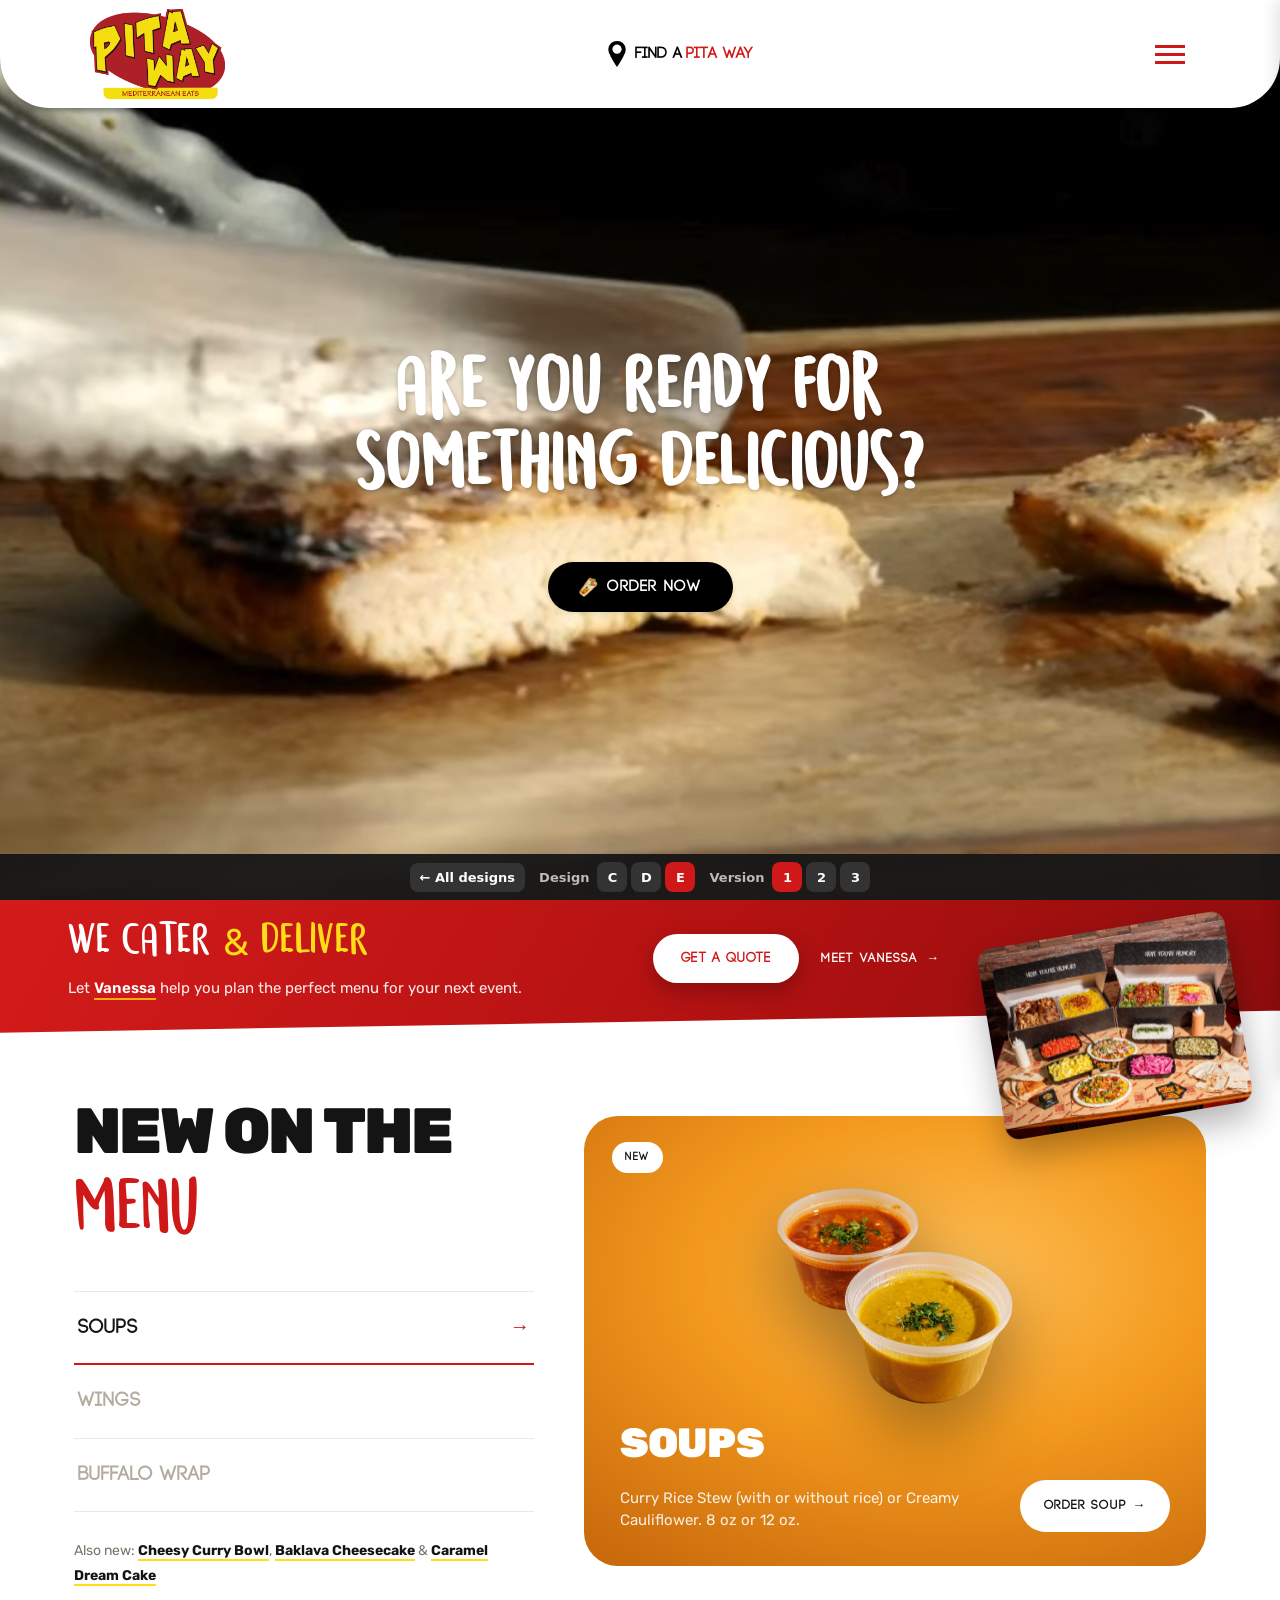
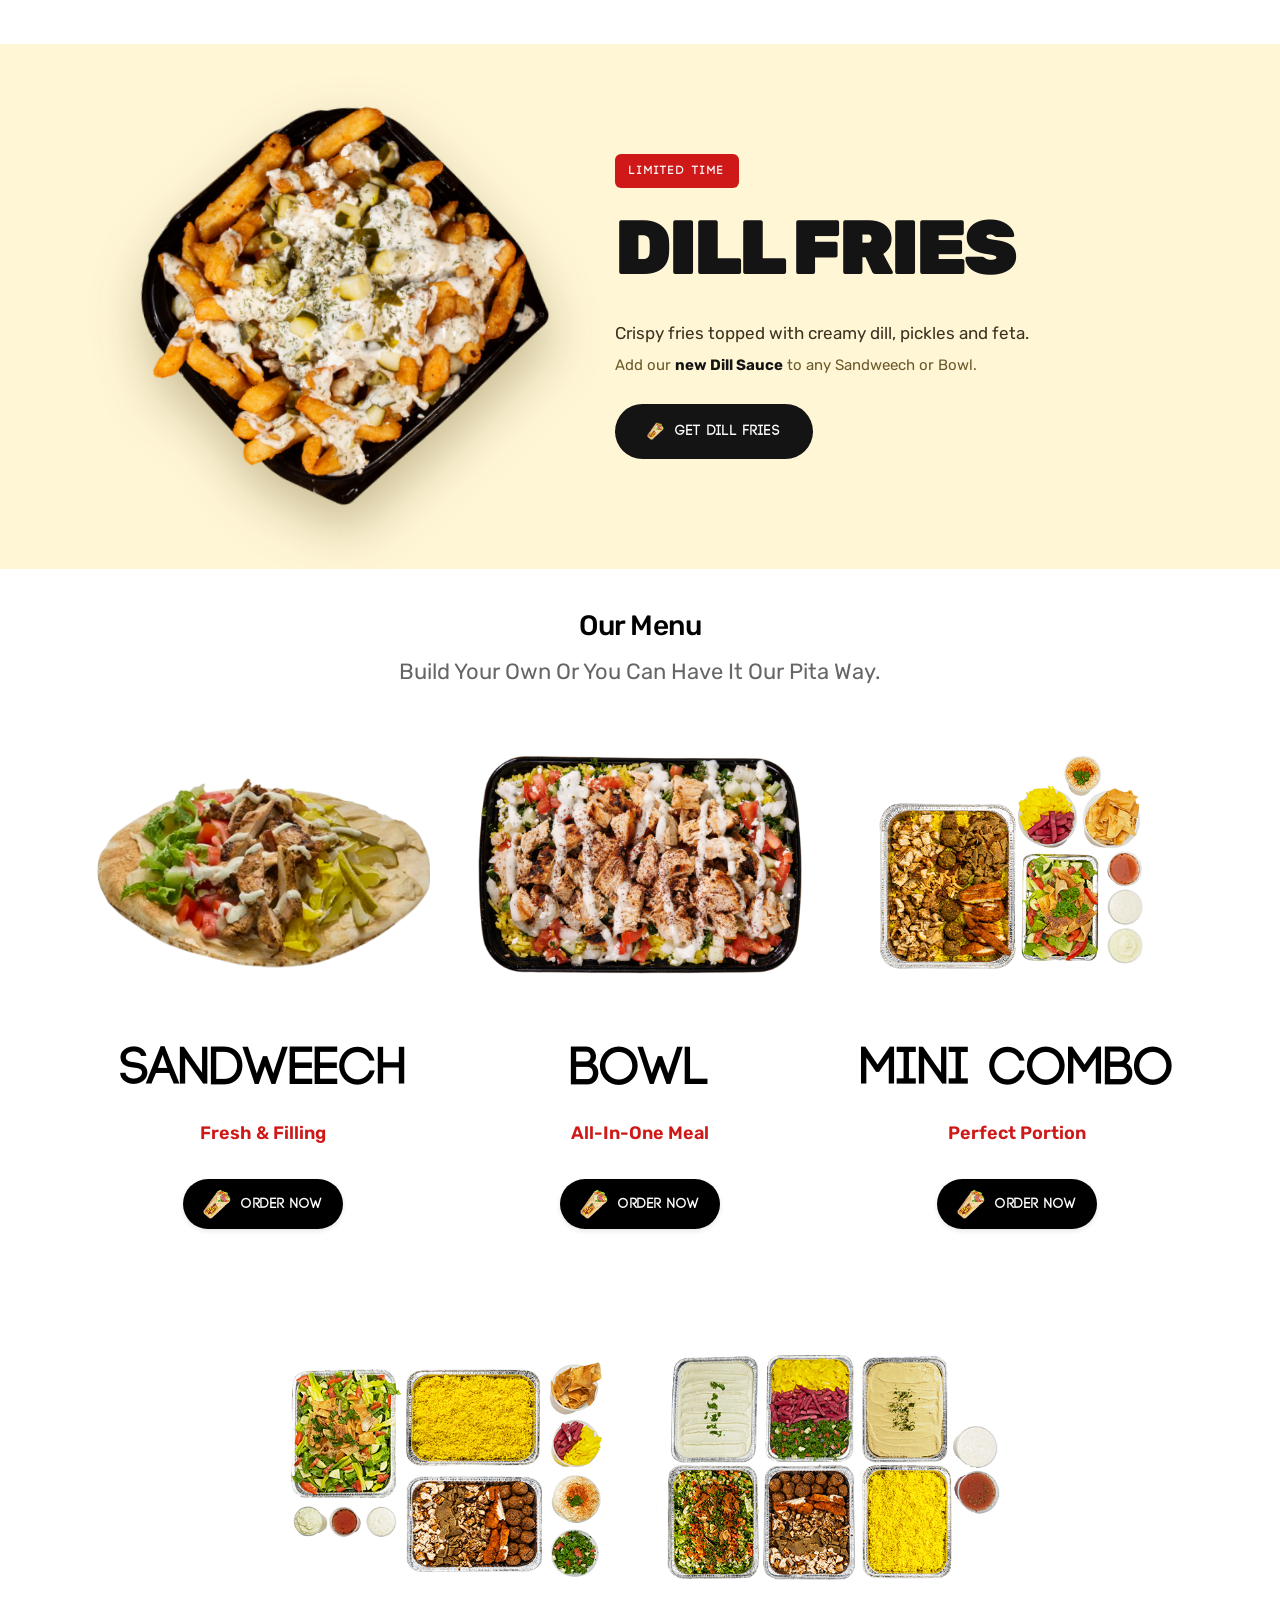
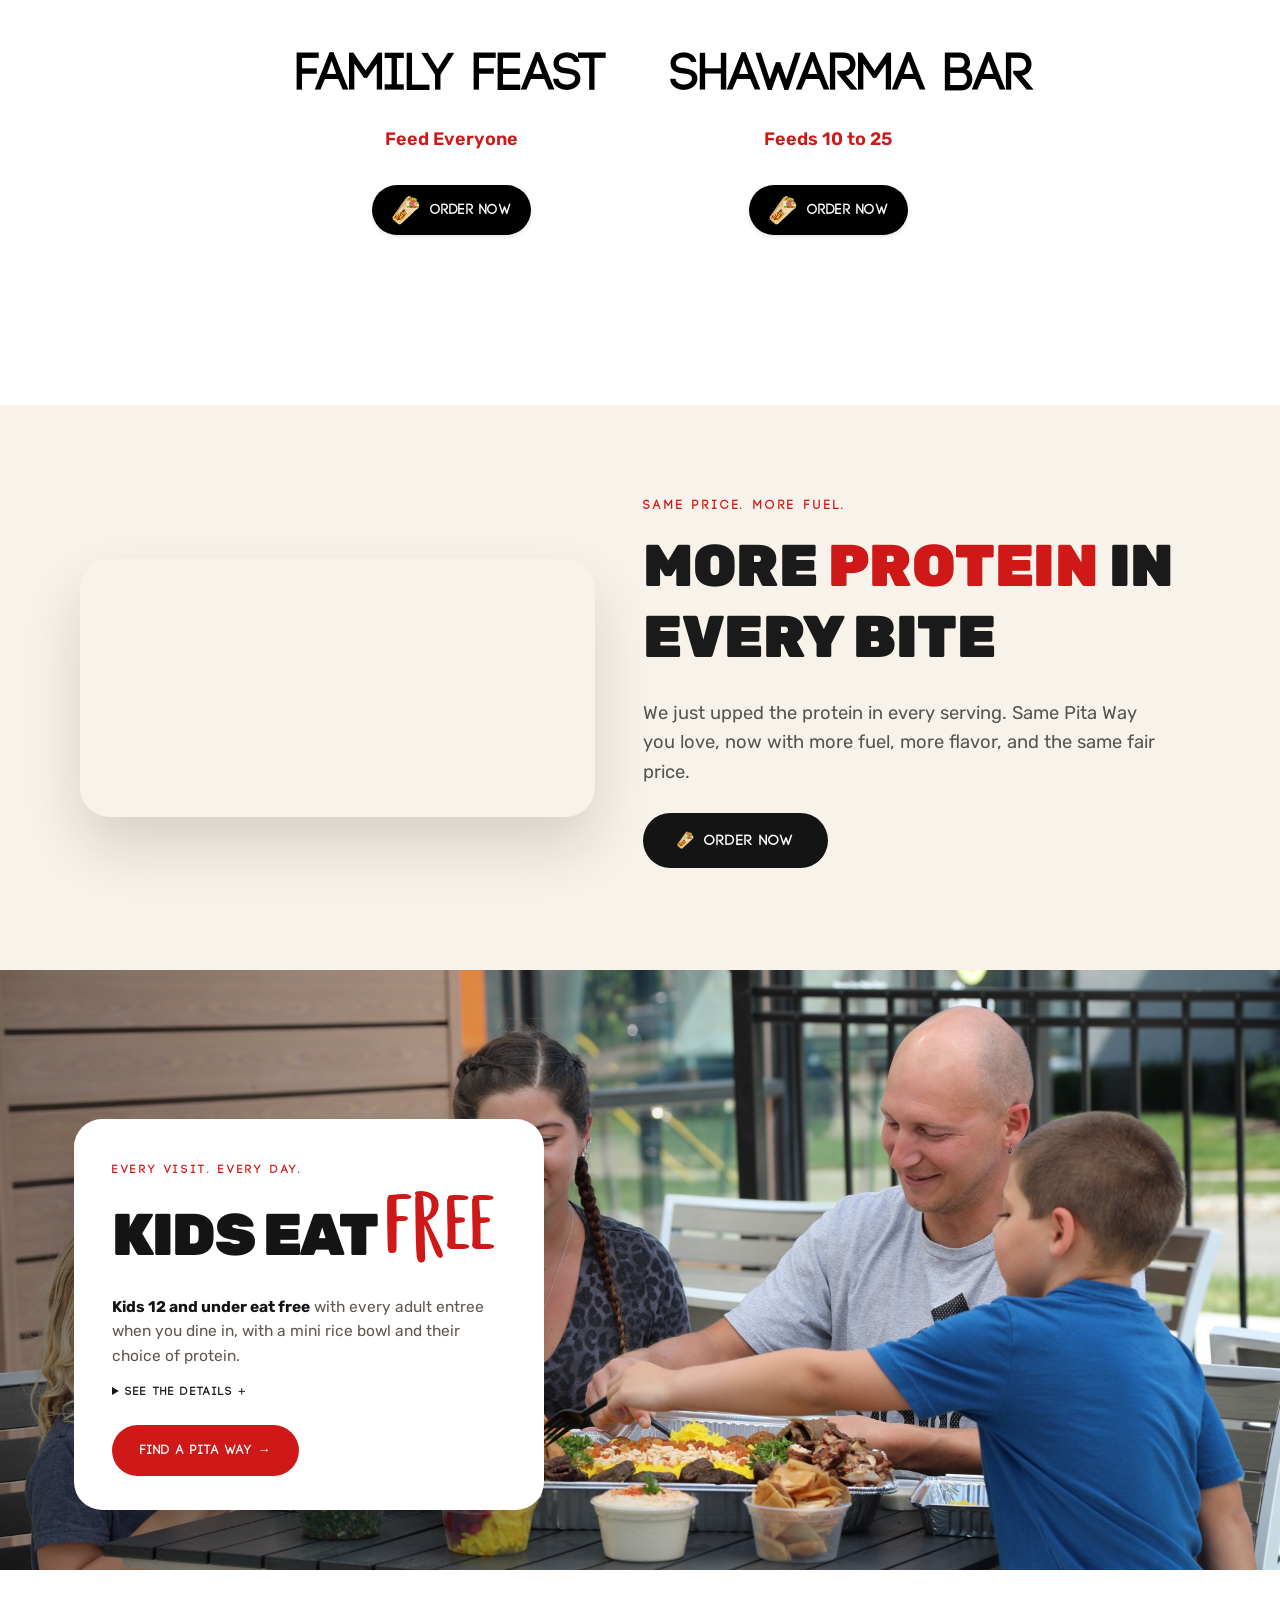
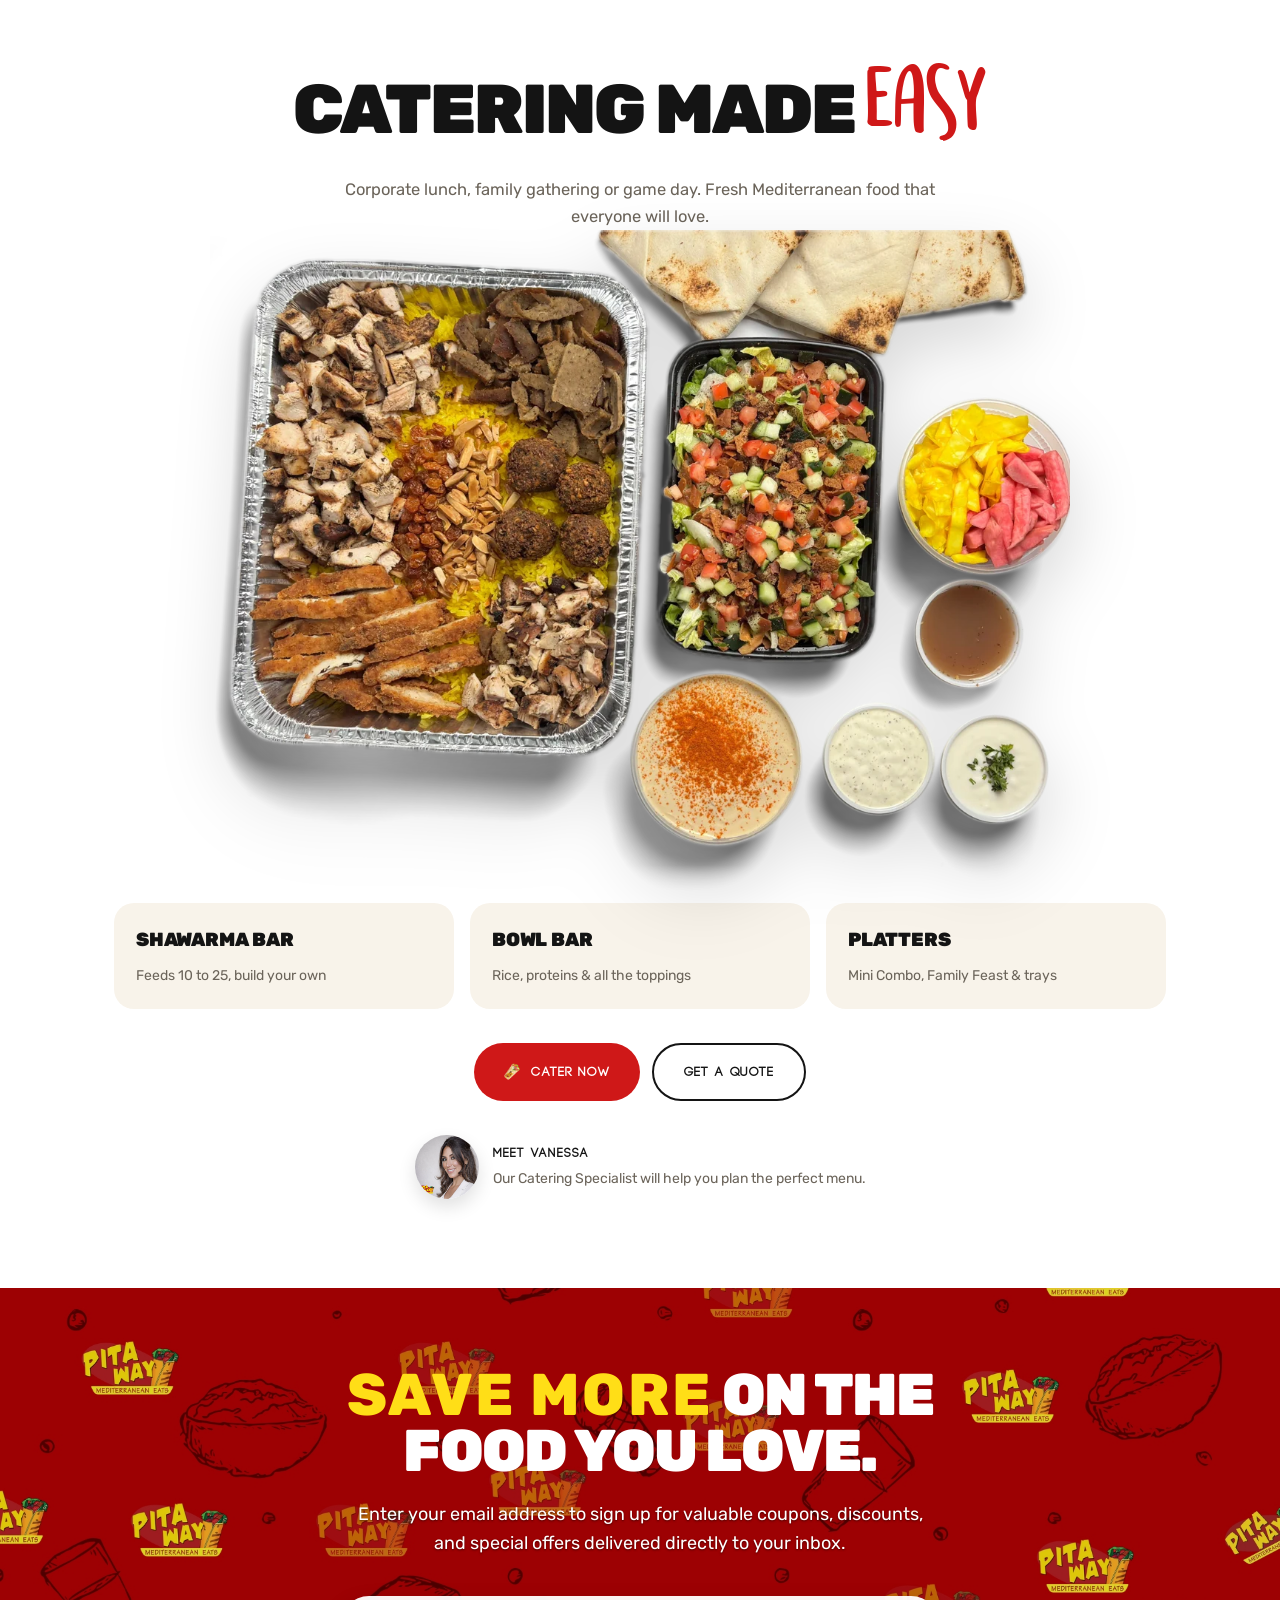
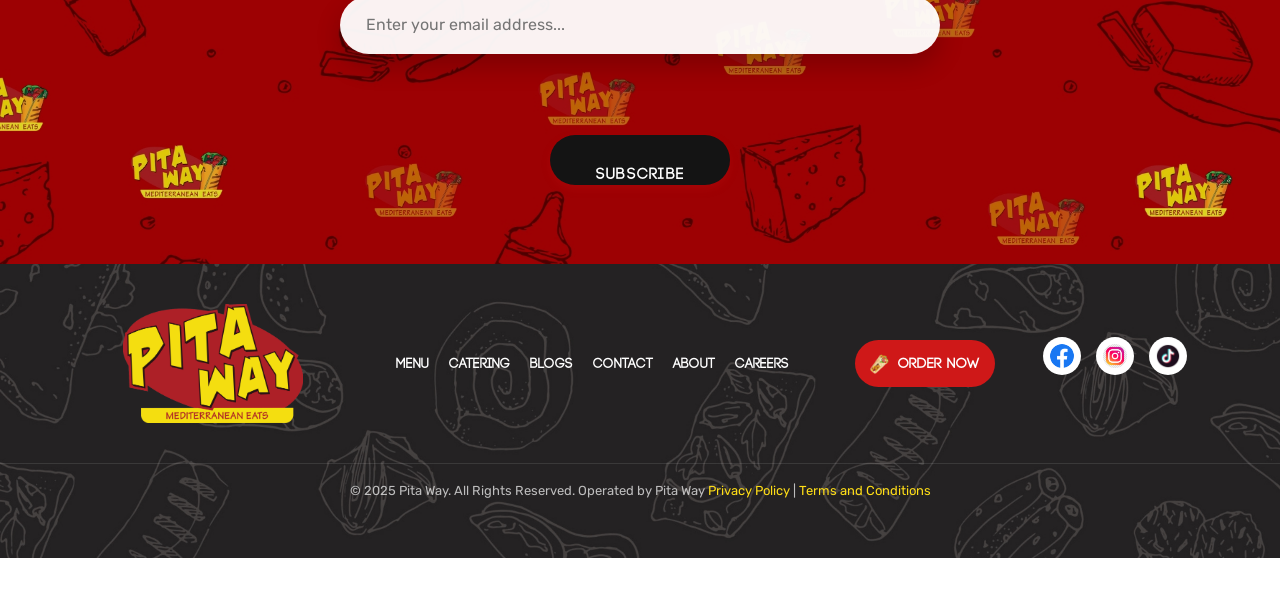
<file: e-clean-spotlight.html>
<!DOCTYPE html>
<html lang="en"><!-- Basic -->
<head>
<meta name="robots" content="noindex,nofollow">

	
    
    <!-- Google tag (gtag.js) -->

	<meta charset="utf-8">

    <meta http-equiv="X-UA-Compatible" content="IE=edge">   
   
    <!-- Mobile Metas -->
    <meta name="viewport" content="width=device-width, initial-scale=1, maximum-scale=1, user-scalable=no">
 
    <!-- Enhanced SEO Meta Tags -->
    <title>PREVIEW proto-e</title>  
    <meta name="keywords" content="mediterranean food near me, halal restaurant, healthy fast food, fresh pita, catering near me, pita way, healthy fast casual food near me, mediterranean bowl, custom sandwiches, fresh mediterranean catering, halal food near me, middle eastern restaurant, healthy lunch options, fast casual dining, fresh ingredients">
    <meta name="description" content="Pita Way makes your sandweeches, bowls, and salads your way, right away – and we serve them up fresh, delicious, and fast.">
    <meta name="a
	thor" content="Pita Way">
    <meta name="robots" content="index, follow">
    <meta name="language" content="English">
    <meta name="geo.region" content="US-MI">
    <meta name="geo.placename" content="Michigan">

    <!-- Open Graph Meta Tags -->
    <meta property="og:site_name" content="Pita Way">
    <meta property="og:title" content="Pita Way Restaurant | Mediterranean Grill">
    <meta property="og:description" content="Pita Way makes your sandweeches, bowls, and salads your way, right away – and we serve them up fresh, delicious, and fast.">
    <meta property="og:type" content="restaurant">
    <meta property="og:url" content="https://pitaway.com">
    <meta property="og:image" content="https://pitaway.com/images/og-logo.png">
    <meta property="og:image:width" content="1200">
    <meta property="og:image:height" content="630">
    <meta property="og:locale" content="en_US">

    <!-- Twitter Card Meta Tags -->
    <meta name="twitter:card" content="summary_large_image">
    <meta name="twitter:site" content="@pitaway">
    <meta name="twitter:title" content="Pita Way Restaurant | Mediterranean Grill">
    <meta name="twitter:description" content="Pita Way makes your sandweeches, bowls, and salads your way, right away – and we serve them up fresh, delicious, and fast.">
    <meta name="twitter:image" content="https://pitaway.com/images/og-logo.png">

    <!-- Canonical URL -->
    <link rel="canonical" href="https://pitaway.com">

	<!-- Site Icons -->
    <!-- Favicon Implementation -->
    <link rel="icon" type="image/x-icon" href="favicon/favicon.ico">
    <link rel="icon" type="image/png" sizes="16x16" href="favicon/favicon-16x16.png">
    <link rel="icon" type="image/png" sizes="32x32" href="favicon/favicon-32x32.png">
    <link rel="icon" type="image/png" sizes="48x48" href="favicon/48x48.png">
    <link rel="icon" type="image/png" sizes="192x192" href="favicon/android-chrome-192x192.png">
    <link rel="icon" type="image/png" sizes="512x512" href="favicon/android-chrome-512x512.png">
    <link rel="apple-touch-icon" sizes="180x180" href="favicon/apple-touch-icon.png">
    <link rel="preconnect" href="https://fonts.googleapis.com">
    <link rel="preconnect" href="https://fonts.gstatic.com" crossorigin>  
    <!-- Bootstrap CSS -->
    <link rel="stylesheet" href="css/bootstrap.min.css">    
	<!-- Site CSS -->
    <link rel="stylesheet" href="css/style.css?v=20261003a">
    <link rel="stylesheet" href="css/animate.css">
    <link rel="stylesheet" href="css/font-awesome.min.css">
    <link rel="stylesheet" href="css/baguetteBox.min.css">
	<link rel="stylesheet" href="https://fonts.googleapis.com/css2?family=Rubik:wght@400;500;700;900&display=swap">
    <!-- Responsive CSS -->
    <link rel="stylesheet" href="css/responsive.css?v=20261003a">
    <!-- Custom CSS -->
    <link rel="stylesheet" href="css/custom.css?v=20261003a">

	<link rel="canonical" href="https://pitaway.com">

<link rel="sitemap" type="application/xml" href="https://pitaway.com/sitemap.xml">


<link rel="preload" href="css/style.css?v=20261003a" as="style">
<link rel="preload" href="images/logo.png?v=20261003a" as="image">
<style>
	/* Video Header Typography Fix with Fallbacks */
	.video-overlay h1 {
	  /* Primary font stack with fallbacks */
	  font-family: -apple-system, BlinkMacSystemFont, "Segoe UI", Roboto, "Helvetica Neue", Arial, sans-serif;
	  /* Fallback for older browsers */
	  font-family: system-ui, -apple-system, BlinkMacSystemFont, "Segoe UI", Roboto, "Helvetica Neue", Arial, sans-serif;
	  
	  /* Font weight with fallback */
	  font-weight: 800;
	  font-weight: 800; /* Explicitly set for better support */
	  
	  /* Size with responsive fallback */
	  font-size: 64px;
	  font-size: 4rem; /* Relative unit fallback */
	  
	  /* Color and styling */
	  color: #fff;
	  color: rgba(255, 255, 255, 1); /* RGBA fallback */
	  
	  /* Spacing */
	  margin-bottom: 20px;
	  margin-top: 0;
	  line-height: 1.1;
	  
	  /* Text effects with vendor prefixes */
	  text-shadow: 0 2px 4px rgba(0, 0, 0, 0.2);
	  letter-spacing: -0.03em;
	  
	  /* Rendering optimizations */
	  text-rendering: optimizeLegibility;
	  -webkit-font-smoothing: antialiased;
	  -moz-osx-font-smoothing: grayscale;
	  
	  /* Prevent text selection issues */
	  -webkit-user-select: none;
	  -moz-user-select: none;
	  -ms-user-select: none;
	  user-select: none;
	}
	
	/* Fallback for browsers that don't support system fonts */
	@supports not (font-family: system-ui) {
	  .video-overlay h1 {
		font-family: -apple-system, BlinkMacSystemFont, "Segoe UI", Roboto, Arial, sans-serif;
	  }
	}
	
	/* Additional fallback for very old browsers */
	.video-overlay h1 strong {
	  font-weight: 800;
	  font-weight: inherit; /* Use parent's font-weight */
	}
	
	/* Mobile responsive adjustments */
	@media screen and (max-width: 768px) {
	  .video-overlay h1 {
		font-size: 48px;
		font-size: 3rem;
		letter-spacing: -0.02em;
	  }
	}
	
	@media screen and (max-width: 480px) {
	  .video-overlay h1 {
		font-size: 36px;
		font-size: 2.25rem;
		letter-spacing: -0.01em;
		line-height: 1.2;
	  }
	}
	
	/* High contrast mode support */
	@media (prefers-contrast: high) {
	  .video-overlay h1 {
		text-shadow: 0 2px 6px rgba(0, 0, 0, 0.4);
	  }
	}
	
	/* Reduced motion support */
	@media (prefers-reduced-motion: reduce) {
	  .video-overlay h1 {
		/* Remove any animations if present */
		animation: none !important;
		transition: none !important;
	  }
	}
	
	/* Print styles */
	@media print {
	  .video-overlay h1 {
		color: #000;
		text-shadow: none;
	  }
	}
	
	/* Brevo form minimal styles */
	.sib-form {
	  background: transparent !important;
	  border: none !important;
	  max-width: none !important;
	}
	#sib-container {
	  background: transparent !important;
	  border: none !important;
	  max-width: none !important;
	}
	.sib-form-message-panel {
	  margin: 0 auto 20px !important;
	  max-width: 500px !important;
	  color: #fff !important;
	}
	.sib-form-message-panel__inner-text {
	  color: #fff !important;
	}
	/* Hide loader icon if present */
	.sib-hide-loader-icon {
	  display: none !important;
	}
	/* Center the reCAPTCHA */
	.g-recaptcha {
	  display: inline-block !important;
	}

	/* === Brand Fonts === */
	/* Semringah — display script for hero + descriptive copy */
	@font-face {
	  font-family: 'Semringah';
	  src: url('fonts/Semringah.ttf') format('truetype');
	  font-weight: normal;
	  font-style: normal;
	  font-display: swap;
	}
	/* Code Bold — primary bold headings */
	@font-face {
	  font-family: 'Code Bold';
	  src: url('fonts/cbold.otf') format('opentype');
	  font-weight: bold;
	  font-style: normal;
	  font-display: swap;
	}

	/* Semringah: big display headings (hero + section titles) */
	.video-overlay h1 {
	  font-family: 'Semringah', -apple-system, BlinkMacSystemFont, "Segoe UI", Roboto, "Helvetica Neue", Arial, sans-serif !important;
	  letter-spacing: 0.04em;
	}
	.protein-promo-title,
	.heading-title h2,
	.gsb-feature__title,
	.catering-banner-text h3,
	.about-section-box h1,
	.kids-banner-content h2,
	.qt-box .lead strong,
	.qt-box .highlight {
	  font-family: 'Semringah', 'Rubik', sans-serif !important;
	  letter-spacing: 0.04em !important;
	}

	/* Rubik for descriptive/lead copy — more legible */
	.protein-promo-sub,
	.gsb-feature__lead,
	.catering-banner-text p,
	.our-team .team-content .post,
	.about-section-box p,
	.qt-box p {
	  font-family: 'Rubik', sans-serif !important;
	  letter-spacing: normal !important;
	}

	/* Code Bold: smaller eyebrows/sub-headings + button labels + nav */
	.our-team .team-content .title,
	.gsb-feature__eyebrow,
	.catering-banner-btn,
	.about-section-box h4,
	.kids-banner-tagline,
	.menu-order-btn,
	.btn-outline-new-white,
	.footer-order-btn,
	.footer-nav a,
	.order-now-btn .nav-link,
	.find-location-btn .pita-text,
	.find-location-btn .find-text,
	.navbar-nav .nav-link {
	  font-family: 'Code Bold', 'Rubik', Impact, "Arial Black", sans-serif;
	  font-weight: bold;
	}

	</style>
	
	<meta name="google-site-verification" content="F0Gl7q_VxexggoLAYaUr-yNTG2GsaGG8ayMvm2vGKQY" />
<style>
  /* "Our Menu" section: seamless white to match sections above */
  .stuff-box { background-image: none !important; background-color: #fff !important; }
  .stuff-box:before { display: none !important; content: none !important; }

  /* Match the clean "They're Back, And There's More" typeface (Rubik) on the
     protein band + home "Our Menu" titles instead of the Semringah script font */
  .protein-promo-title { font-family: 'Rubik', sans-serif !important; letter-spacing: -0.5px !important; }
  .stuff-box .heading-title h2 { font-family: 'Rubik', sans-serif !important; letter-spacing: -0.5px !important; }
  .stuff-box .heading-title p { font-family: 'Rubik', sans-serif !important; }
</style>
</head>

<body>
	

<!-- Start header -->
<header class="top-navbar">
	<nav class="navbar navbar-expand-lg navbar-light bg-light">
	<div class="container">
		<a class="navbar-brand" href="/">
			<img src="images/logo.png?v=20261003a" alt="Pita Way Logo" />
			</a>
	
	<!-- Find a Pita Way Button - Mobile Only -->
	<div class="find-location-btn d-lg-none">
	  <a class="nav-link" href="https://onlineorders.pitaway.com">
		<img loading="lazy" src="images/location-icon.png" alt="Location">
		<span class="find-text">FIND A</span>
		<span class="pita-text">PITA WAY</span>
	  </a>
	</div>
	
	<button class="navbar-toggler" type="button" data-toggle="collapse" data-target="#navbars-rs-food" aria-controls="navbars-rs-food" aria-expanded="false" aria-label="Toggle navigation">
	<span class="navbar-toggler-icon"></span>
	</button>
	<div class="collapse navbar-collapse" id="navbars-rs-food">
	<ul class="navbar-nav ml-auto">
		<li class="nav-item"><a class="nav-link" href="/menu">Menu</a></li>
		<li class="nav-item"><a class="nav-link" href="/catering">Catering</a></li>
		<li class="nav-item"><a class="nav-link" href="/locations">Locations</a></li>
		<li class="nav-item"><a class="nav-link" href="/specials">Specials</a></li>
		<li class="nav-item"><a class="nav-link" href="/careers">Careers</a></li>
		<li class="nav-item"><a class="nav-link" href="/about">About</a></li>
		<li class="nav-item"><a class="nav-link" href="/giftcards">Gift Cards</a></li>
		<li class="nav-item"><a class="nav-link" href="/contact">Contact</a></li>
	<li class="order-now-btn">
	<a class="nav-link" href="https://onlineorders.pitaway.com">
	<img loading="lazy" src="images/WebiconPNG.png" alt="Order">Order Now</span>
	</a>
	</li>
	</ul>
	</div>
	</div>
	</nav>
	</header>
   <!-- End header -->
	
 
 
   <!-- Start Video Header -->
<div class="video-header">
	<video autoplay muted loop playsinline preload="metadata" poster="images/video-poster.webp">
		<source src="images/Pitawayheader.mp4" type="video/mp4">
		<source src="images/Pitawayheader.webm" type="video/webm">

	  </video>
	<div class="video-overlay">
	<div class="container">
	<div class="row">
	<div class="col-md-12 text-center">
		<h1 class="m-b-20">Are You Ready For <br>Something Delicious?</h1>
	<p><a class="btn btn-lg btn-circle btn-outline-new-white" href="https://onlineorders.pitaway.com">
	<img loading="lazy" src="images/WebiconPNG.png" alt="Order">ORDER NOW
	</a></p>
	</div>
	</div>
	</div>
	</div>
   </div>
   <!-- End Video Header -->

   <!-- Catering Banner -->
   <style>
     /* ===== Catering band: slim strip, angled red edge, one hero tray flowing onto the white ===== */
     .catering-banner.cb2 { background: #fff; padding: 0; overflow: visible; overflow-x: clip; z-index: 2; position: relative; --cut: 22px; margin-bottom: 20px; }
     .catering-banner.cb2::before {
       content: ""; position: absolute; inset: 0; width: auto; height: auto; top: 0; right: 0; border-radius: 0;
       background:
         linear-gradient(120deg, #d41b1b 0%, #b51212 55%, #8f0c0c 100%);
       clip-path: polygon(0 0, 100% 0, 100% calc(100% - var(--cut)), 0 100%);
     }
     .cb2 .cb2-wrap { position: relative; z-index: 2; max-width: 1200px; margin: 0 auto; padding: 18px 290px calc(18px + var(--cut) * 0.7) 28px; display: flex; align-items: center; justify-content: space-between; gap: 36px; }
     .cb2 .catering-banner-text { flex: 0 1 auto; color: #fff; }
     .cb2 .cb2-eyebrow { display: none; align-items: center; gap: 10px; font-family: 'Code Bold','Rubik',sans-serif; font-size: 11px; letter-spacing: .22em; text-transform: uppercase; color: #ffde17; margin-bottom: 8px; }
     .cb2 .cb2-eyebrow::before { content: ""; width: 26px; height: 2px; background: #ffde17; display: inline-block; }
     .cb2 .catering-banner-text h3 { font-size: clamp(30px, 2.9vw, 38px); line-height: 1; margin: 0 0 5px; color: #fff; letter-spacing: .02em !important; text-transform: uppercase; font-weight: 400; white-space: nowrap; }
     .cb2 .catering-banner-text h3 span { color: #ffde17; }
     .cb2 .catering-banner-text p { font-size: 15px; line-height: 1.45; color: rgba(255,255,255,.92); margin: 0; }
     .cb2 .catering-banner-text p a { color: #fff; font-weight: 600; text-decoration: none; border-bottom: 2px solid rgba(255,222,23,.75); padding-bottom: 1px; transition: border-color .2s ease, color .2s ease; }
     .cb2 .catering-banner-text p a:hover { color: #ffde17; border-color: #ffde17; }
     .cb2 .cb2-actions { display: flex; align-items: center; gap: 22px; flex: none; }
     .cb2 .catering-banner-btn { padding: 12px 28px; font-size: 14px; box-shadow: 0 8px 22px rgba(0,0,0,.26); white-space: nowrap; }
     .cb2 .cb2-link { font-family: 'Code Bold','Rubik',sans-serif; font-size: 13px; letter-spacing: .08em; text-transform: uppercase; color: #fff; text-decoration: none; display: inline-flex; align-items: center; gap: 8px; white-space: nowrap; }
     .cb2 .cb2-link i { display: inline-block; font-style: normal; transition: transform .25s ease; }
     .cb2 .cb2-link:hover { color: #ffde17; text-decoration: none; }
     .cb2 .cb2-link:hover i { transform: translateX(5px); }

     /* hero tray */
     .cb2 .cb2-tray { position: absolute; z-index: 3; right: max(10px, calc(50% - 600px)); bottom: -70px; width: 236px; pointer-events: none;
       transform: translate3d(calc(var(--tray-in, 0) * 1px), calc(var(--tray-y, 0) * 1px), 0) rotate(calc(-8deg + var(--tray-r, 0) * 1deg)); will-change: transform; }
     .cb2 .cb2-tray img { width: 100%; height: auto; display: block; }

     /* reveal (only when the script is running, so content can never stay hidden) */
     .cb2.cb2-js .cb2-rise { opacity: 0; transform: translateY(14px); transition: opacity .6s ease, transform .6s cubic-bezier(.2,.7,.2,1); }
     .cb2.cb2-js.is-in .cb2-rise { opacity: 1; transform: none; }
     .cb2.cb2-js.is-in .cb2-rise:nth-child(2) { transition-delay: .07s; }
     .cb2.cb2-js.is-in .cb2-rise:nth-child(3) { transition-delay: .14s; }
     .cb2.cb2-js.is-in .cb2-actions.cb2-rise { transition-delay: .2s; }
     .cb2.cb2-js .cb2-tray { opacity: 0; transition: opacity .6s ease; }
     .cb2.cb2-js.is-in .cb2-tray { opacity: 1; }
     @media (prefers-reduced-motion: reduce) { .cb2 .cb2-rise, .cb2 .cb2-tray { opacity: 1 !important; transition: none; } .cb2 .cb2-rise { transform: none; } }
     #catering-specialist { scroll-margin-top: 120px; }

     @media (max-width: 1199px) {
       .cb2 .cb2-wrap { padding-right: 250px; gap: 24px; }
       .cb2 .cb2-tray { width: 220px; right: 6px; bottom: -64px; }
       .cb2 .cb2-link { display: none; }
     }
     @media (max-width: 991px) {
       .cb2 .cb2-wrap { padding-right: 200px; }
       .cb2 .catering-banner-text h3 { font-size: 28px; }
       .cb2 .catering-banner-text p { font-size: 14px; }
       .cb2 .cb2-tray { width: 190px; right: -4px; bottom: -52px; }
     }
     /* Phones keep the earlier strip exactly as it was (block below); the redesigned band is desktop + tablet only */
     @media (max-width: 768px) { .catering-banner.cb2 { display: none; } }
     @media (min-width: 769px) { .catering-banner.cb-phone { display: none; } }
     .catering-banner.cb-phone {
       overflow: visible; z-index: 2;
       background:
         radial-gradient(circle at calc(110% - 200px) calc(-50% + 200px), rgba(255,255,255,0.05) 0, rgba(255,255,255,0.05) 200px, transparent 201px),
         linear-gradient(135deg, #CF1818 0%, #a81414 100%);
       padding: 24px 0 124px; margin-bottom: 40px;
     }
     .catering-banner.cb-phone::before { display: none; }
     .catering-banner.cb-phone .banner-food-left {
       opacity: 1; top: auto; left: 50%; bottom: -84px;
       filter: none;
       transform: translateX(-50%) rotate(-7deg);
       animation: cateringTrayFloat 7s ease-in-out infinite;
     }
     .catering-banner.cb-phone .banner-food-left img { width: 290px; max-width: 78vw; height: auto; display: block; }
     @keyframes cateringTrayFloat {
       0%, 100% { transform: translateX(-50%) translateY(0) rotate(-7deg); }
       50% { transform: translateX(-50%) translateY(-7px) rotate(-5.5deg); }
     }
     @media (prefers-reduced-motion: reduce) { .catering-banner.cb-phone .banner-food-left { animation: none !important; } }
   </style>
   <div class="catering-banner cb2" id="catering-band">
	   <div class="cb2-tray" aria-hidden="true">
		   <img loading="lazy" src="backgrounds/catering-boxes.webp?v=20261123b" width="1000" height="773" alt="Pita Way Shawarma and Bowl Bar catering" class="cb-photo">
	   </div>
	   <div class="cb2-wrap">
		   <div class="catering-banner-text">
			   <span class="cb2-eyebrow cb2-rise">Pita Way Catering</span>
			   <h3 class="cb2-rise">We cater <span>&amp; deliver</span></h3>
			   <p class="cb2-rise">Let <a href="#catering-specialist">Vanessa</a> help you plan the perfect menu for your next event.</p>
		   </div>
		   <div class="cb2-actions cb2-rise">
			   <a href="catering.html" class="catering-banner-btn">Get a Quote</a>
			   <a href="#catering-specialist" class="cb2-link">Meet Vanessa <i>&rarr;</i></a>
		   </div>
	   </div>
   </div>
   <script>
   (function () {
     var band = document.getElementById('catering-band'); if (!band) return;
     band.classList.add('cb2-js');
     var reduce = window.matchMedia && window.matchMedia('(prefers-reduced-motion: reduce)').matches;
     if (reduce || !('IntersectionObserver' in window)) { band.classList.add('is-in'); return; }
     var tray = band.querySelector('.cb2-tray'), ticking = false, active = false;
     function frame() {
       ticking = false;
       var r = band.getBoundingClientRect(), vh = window.innerHeight || 800;
       // p: 0 when the band enters from the bottom, 1 when it leaves through the top
       var p = Math.min(1, Math.max(0, (vh - r.top) / (vh + r.height)));
       var enter = Math.min(1, p / 0.42), ease = 1 - Math.pow(1 - enter, 3);
       tray.style.setProperty('--tray-in', ((1 - ease) * 70).toFixed(1));
       tray.style.setProperty('--tray-r', ((1 - ease) * 6 + (p - 0.5) * -3).toFixed(2));
       tray.style.setProperty('--tray-y', ((0.5 - p) * 12).toFixed(1));
     }
     function onScroll() { if (active && !ticking) { ticking = true; requestAnimationFrame(frame); } }
     new IntersectionObserver(function (es) {
       es.forEach(function (e) { active = e.isIntersecting; if (active) { band.classList.add('is-in'); frame(); } });
     }, { rootMargin: '0px 0px -8% 0px' }).observe(band);
     band.querySelectorAll('a[href="#catering-specialist"]').forEach(function (a) {
       a.addEventListener('click', function (ev) {
         var t = document.getElementById('catering-specialist'); if (!t) return;
         ev.preventDefault(); t.scrollIntoView({ behavior: 'smooth', block: 'start' });
       });
     });
     window.addEventListener('scroll', onScroll, { passive: true });
     window.addEventListener('resize', onScroll, { passive: true });
   })();
   </script>
   <!-- Catering strip, phone version (unchanged earlier design) -->
   <div class="catering-banner cb-phone">
	   <div class="banner-food-decor banner-food-left">
		   <img loading="lazy" src="backgrounds/catering-boxes.webp?v=20261123b" width="1000" height="773" alt="Pita Way Shawarma and Bowl Bar catering" class="cb-photo">
	   </div>
	   <div class="container">
		   <div class="catering-banner-content">
			   <div class="catering-banner-text">
				   <h3>We cater and deliver!</h3>
				   <p>Let Vanessa help you plan the perfect menu for your next event</p>
			   </div>
			   <div class="catering-banner-cta">
				   <a href="catering.html" class="catering-banner-btn">Get a Quote</a>
			   </div>
		   </div>
	   </div>
   </div>
   <!-- End Catering Banner -->

   <!-- === New Additions Feature === -->
<!-- Prototype E "Clean Spotlight": tabbed rotating spotlight + Dill Fries poster -->
<style>
  .nwe { --red:#cf1818; --yellow:#ffde17; --ink:#141414; background:#fff; padding:60px 0 56px; overflow:hidden; }
  .nwe__in { max-width:1180px; margin:0 auto; padding:0 24px; display:grid; grid-template-columns:.85fr 1.15fr; gap:50px; align-items:center; }
  .nwe__eyebrow { display:inline-flex; align-items:center; gap:10px; font-family:'Code Bold','Rubik',sans-serif; font-size:12px; letter-spacing:.22em; text-transform:uppercase; color:var(--red); margin-bottom:14px; }
  .nwe__eyebrow::before { content:""; width:28px; height:2px; background:currentColor; }
  .nwe__title { font-family:'Rubik',sans-serif; font-weight:900; font-size:clamp(40px,5vw,66px); line-height:.92; letter-spacing:-.03em; text-transform:uppercase; color:var(--ink); margin:0 0 30px; }
  .nwe__title em { font-family:'Semringah',cursive; font-weight:400; font-style:normal; text-transform:none; color:var(--red); letter-spacing:0; }
  .nwe__tabs { list-style:none; margin:0 0 26px; padding:0; border-top:1px solid #ece7df; }
  .nwe__tab { position:relative; display:flex; align-items:center; gap:16px; width:100%; text-align:left; background:none; border:0; border-bottom:1px solid #ece7df; padding:18px 4px; cursor:pointer; font-family:'Code Bold','Rubik',sans-serif; font-size:20px; text-transform:uppercase; color:#b3ab9f; transition:color .3s ease; }
  .nwe__tab small { font-size:12px; letter-spacing:.1em; color:inherit; width:26px; }
  .nwe__tab i { margin-left:auto; font-style:normal; opacity:0; transform:translateX(-6px); transition:opacity .3s ease, transform .3s ease; color:var(--red); }
  .nwe__tab:hover { color:#6b645a; }
  .nwe__tab.on { color:var(--ink); }
  .nwe__tab.on i { opacity:1; transform:none; }
  .nwe__tab::after { content:""; position:absolute; left:0; bottom:-1px; height:2px; width:0; background:var(--red); }
  .nwe__tab.on::after { animation:nweBar var(--dur,6s) linear forwards; }
  .nwe.paused .nwe__tab.on::after { animation-play-state:paused; }
  @keyframes nweBar { to { width:100%; } }
  .nwe__also { font-size:14px; color:#7a7268; margin:0; }
  .nwe__also a { color:var(--ink); font-weight:700; text-decoration:none; border-bottom:2px solid var(--yellow); }
  .nwe__also a:hover { color:var(--red); text-decoration:none; }

  .nwe__stage { position:relative; height:450px; border-radius:34px; overflow:hidden; background:#f6f1e8; }
  .nwe__slide { position:absolute; inset:0; display:flex; flex-direction:column; justify-content:flex-end; padding:34px 36px; opacity:0; visibility:hidden; transition:opacity .6s ease, visibility 0s linear .6s; color:#fff; }
  .nwe__slide.on { opacity:1; visibility:visible; transition:opacity .6s ease; }
  .nwe__slide--soup { background:radial-gradient(90% 80% at 60% 35%, #ffbf55 0%, #f39a1e 45%, #c96a0c 100%); }
  .nwe__slide--wings { background:radial-gradient(90% 80% at 60% 35%, #3b3b3b 0%, #1a1a1a 50%, #0c0c0c 100%); }
  .nwe__slide--wrap { background:radial-gradient(90% 80% at 60% 35%, #ea3a3a 0%, #cf1818 45%, #9a0d0d 100%); }
  .nwe__img { position:absolute; left:50%; top:40%; width:auto; height:50%; max-width:84%; object-fit:contain; transform:translate(-50%,-50%) scale(.92) rotate(-4deg); filter:drop-shadow(0 30px 34px rgba(0,0,0,.35)); transition:transform 1s cubic-bezier(.2,.7,.2,1); }
  .nwe__slide--soup .nwe__img { height:48%; }
  .nwe__slide.on .nwe__img { transform:translate(-50%,-50%) scale(1) rotate(0); }
  .nwe__badge { position:absolute; top:26px; left:28px; font-family:'Code Bold','Rubik',sans-serif; font-size:11px; letter-spacing:.16em; text-transform:uppercase; background:#fff; color:var(--ink); padding:6px 13px; border-radius:999px; }
  .nwe__copy { position:relative; display:flex; align-items:flex-end; justify-content:space-between; gap:20px; }
  .nwe__name { font-family:'Rubik',sans-serif; font-weight:900; font-size:clamp(30px,3.2vw,44px); line-height:.95; letter-spacing:-.02em; text-transform:uppercase; margin:0 0 8px; color:#fff; }
  .nwe__desc { font-size:15px; line-height:1.5; margin:0; color:rgba(255,255,255,.88); max-width:360px; }
  .nwe__slide--wings .nwe__name { color:var(--yellow); }
  .nwe__cta { flex:none; display:inline-flex; align-items:center; gap:10px; padding:14px 24px; border-radius:999px; background:#fff; color:var(--ink); font-family:'Code Bold','Rubik',sans-serif; font-size:13px; letter-spacing:.06em; text-transform:uppercase; text-decoration:none; transition:transform .25s ease, background .25s ease; }
  .nwe__cta:hover { transform:translateY(-2px); background:var(--yellow); color:var(--ink); text-decoration:none; }

  /* Dill Fries: compact photo + text row */
  .dle { --red:#cf1818; --ink:#141414; background:#fff6d6; padding:56px 0; }
  .dle__in { max-width:1080px; margin:0 auto; padding:0 24px; display:grid; grid-template-columns:.9fr 1.1fr; gap:48px; align-items:center; }
  .dle__img { width:100%; max-width:420px; justify-self:center; transform:rotate(-6deg); filter:drop-shadow(0 24px 26px rgba(80,55,0,.3)); }
  .dle__tag { display:inline-block; font-family:'Code Bold','Rubik',sans-serif; font-size:12px; letter-spacing:.16em; text-transform:uppercase; background:var(--red); color:#fff; padding:6px 14px; border-radius:6px; margin-bottom:14px; }
  .dle__word { font-family:'Rubik',sans-serif; font-weight:900; font-size:clamp(48px,6vw,84px); line-height:.9; letter-spacing:-.04em; text-transform:uppercase; color:var(--ink); margin:0 0 16px; }
  .dle__desc { font-size:17px; line-height:1.55; color:#3b3320; margin:0 0 6px; }
  .dle__plus { font-size:15px; color:#6b5a2a; margin:0 0 24px; }
  .dle__plus b { color:var(--ink); }
  .dle__btn { display:inline-flex; align-items:center; gap:10px; padding:15px 32px; border-radius:999px; background:var(--ink); color:#fff; font-family:'Code Bold','Rubik',sans-serif; font-size:14px; letter-spacing:.06em; text-transform:uppercase; text-decoration:none; transition:background .25s ease, transform .25s ease; }
  .dle__btn:hover { background:var(--red); color:#fff; transform:translateY(-2px); text-decoration:none; }
  .dle__btn img { width:18px; }

  .nw-js .nw-rise { opacity:0; transform:translateY(22px); transition:opacity .7s ease, transform .7s cubic-bezier(.2,.7,.2,1); }
  .nw-js .nw-rise.is-in { opacity:1; transform:none; }
  @media (prefers-reduced-motion:reduce){ .nw-js .nw-rise{ opacity:1; transform:none; transition:none; } .nwe__img{ transition:none; } .nwe__tab.on::after{ animation:none; width:100%; } }

  @media (max-width:991px){
    .nwe__in { grid-template-columns:1fr; gap:26px; }
    .nwe__stage { height:480px; }
    .nwe__title { margin-bottom:22px; }
  }
  @media (max-width:640px){
    .nwe { padding:40px 0 36px; }
    .nwe__in { padding:0 16px; gap:18px; }
    .nwe__side { display:contents; }
    .nwe__title { order:0; } .nwe__tabs { order:1; }
    .nwe__title { font-size:40px; margin-bottom:18px; }
    .nwe__tabs { display:flex; gap:6px; border:0; margin:0; overflow-x:auto; scrollbar-width:none; }
    .nwe__tabs::-webkit-scrollbar { display:none; }
    .nwe__tabs li { flex:none; }
    .nwe__tab { border:1.5px solid #e4ddd2; border-radius:999px; padding:9px 14px; font-size:13px; gap:6px; overflow:hidden; }
    .nwe__tab small, .nwe__tab i { display:none; }
    .nwe__tab.on { background:var(--ink); color:#fff; border-color:var(--ink); }
    .nwe__tab::after { bottom:0; height:3px; background:var(--yellow); }
    .nwe__stage { height:380px; border-radius:24px; order:2; }
    .nwe__slide { padding:22px 20px; }
    .nwe__img { top:34%; height:34%; }
    .nwe__slide--soup .nwe__img { height:40%; }
    .nwe__copy { flex-direction:column; align-items:flex-start; gap:14px; }
    .nwe__desc { font-size:14px; }
    .nwe__cta { padding:12px 20px; font-size:12px; }
    .nwe__also { order:3; font-size:13.5px; line-height:1.9; }
    .dle { padding:40px 0 44px; }
    .dle__in { grid-template-columns:1fr; gap:18px; padding:0 16px; }
    .dle__img { width:52%; }
    .dle__word { font-size:46px; margin-bottom:10px; }
    .dle__plus { margin-bottom:18px; }
    .dle__btn { width:100%; justify-content:center; }
  }
  @media (max-width:360px){
    .nwe__title { font-size:34px; }
    .nwe__stage { height:400px; }
    .nwe__tab { padding:8px 11px; font-size:12px; }
  }
</style>

<section class="nwe" aria-label="New at Pita Way">
  <div class="nwe__in">
    <div class="nwe__side nw-rise">
      <h2 class="nwe__title">New on the <em>menu</em></h2>
      <ul class="nwe__tabs" role="tablist">
        <li><button class="nwe__tab on" role="tab" aria-selected="true" data-i="0">Soups<i>&rarr;</i></button></li>
        <li><button class="nwe__tab" role="tab" aria-selected="false" data-i="1">Wings<i>&rarr;</i></button></li>
        <li><button class="nwe__tab" role="tab" aria-selected="false" data-i="2">Buffalo Wrap<i>&rarr;</i></button></li>
      </ul>
      <p class="nwe__also nwe__also--d">Also new: <a href="menu.html">Cheesy Curry Bowl</a>, <a href="menu/desserts">Baklava Cheesecake</a> &amp; <a href="menu/desserts">Caramel Dream Cake</a></p>
    </div>
    <div class="nwe__stage nw-rise" aria-live="polite">
      <div class="nwe__slide nwe__slide--soup on" role="tabpanel">
        <span class="nwe__badge">New</span>
        <img class="nwe__img" loading="lazy" src="menu-images/soup.webp?v=20261104" alt="Curry Rice Stew and Creamy Cauliflower soups">
        <div class="nwe__copy"><div><h3 class="nwe__name">Soups</h3><p class="nwe__desc">Curry Rice Stew (with or without rice) or Creamy Cauliflower. 8 oz or 12 oz.</p></div>
          <a class="nwe__cta" href="https://onlineorders.pitaway.com">Order Soup &rarr;</a></div>
      </div>
      <div class="nwe__slide nwe__slide--wings" role="tabpanel">
        <span class="nwe__badge">New</span>
        <img class="nwe__img" loading="lazy" src="menu-images/wings.webp?v=20261104" alt="Wings with fries and dip">
        <div class="nwe__copy"><div><h3 class="nwe__name">Wings</h3><p class="nwe__desc">5 or 10 wings, or 5 wings with fries &amp; a drink. Pick your sauce and dip.</p></div>
          <a class="nwe__cta" href="https://onlineorders.pitaway.com">Order Wings &rarr;</a></div>
      </div>
      <div class="nwe__slide nwe__slide--wrap" role="tabpanel">
        <span class="nwe__badge">New</span>
        <img class="nwe__img" loading="lazy" src="menu-images/buffalo-wrap.webp?v=20261123" alt="Buffalo Chicken Wrap">
        <div class="nwe__copy"><div><h3 class="nwe__name">Buffalo Chicken Wrap</h3><p class="nwe__desc">Chicken, garlic, buffalo sauce, cheddar, pickles &amp; tourshi. Crazy delicious.</p></div>
          <a class="nwe__cta" href="https://onlineorders.pitaway.com">Order the Wrap &rarr;</a></div>
      </div>
    </div>
  </div>
</section>

<section class="dle" aria-label="Dill Fries, limited time">
  <div class="dle__in nw-rise">
    <img class="dle__img" loading="lazy" src="menu-images/dill-fries.png?v=20261003a" alt="Dill Fries with creamy dill, pickles and feta">
    <div class="dle__copy">
      <span class="dle__tag">Limited time</span>
      <h2 class="dle__word">Dill Fries</h2>
      <p class="dle__desc">Crispy fries topped with creamy dill, pickles and feta.</p>
      <p class="dle__plus">Add our <b>new Dill Sauce</b> to any Sandweech or Bowl.</p>
      <a class="dle__btn" href="https://onlineorders.pitaway.com"><img src="images/WebiconPNG.png" alt="">Get Dill Fries</a>
    </div>
  </div>
</section>

<script>
document.addEventListener('DOMContentLoaded', function(){
  var els = document.querySelectorAll('.nw-rise');
  if (els.length && 'IntersectionObserver' in window) {
    document.documentElement.classList.add('nw-js');
    var io = new IntersectionObserver(function(es){ es.forEach(function(e){ if(e.isIntersecting){ e.target.classList.add('is-in'); io.unobserve(e.target); } }); }, { rootMargin:'0px 0px -8% 0px' });
    els.forEach(function(el, i){ el.style.transitionDelay = (i % 3) * 0.08 + 's'; io.observe(el); });
  }
  // spotlight tabs: auto-advance every 6s, pause on hover/focus, stop for good after a tap
  var sec = document.querySelector('.nwe'); if (!sec) return;
  var tabs = sec.querySelectorAll('.nwe__tab'), slides = sec.querySelectorAll('.nwe__slide'), cur = 0, timer = null, manual = false;
  var still = window.matchMedia && matchMedia('(prefers-reduced-motion: reduce)').matches;
  function show(i){ cur = i; tabs.forEach(function(t,k){ t.classList.toggle('on', k===i); t.setAttribute('aria-selected', k===i); });
    slides.forEach(function(s,k){ s.classList.toggle('on', k===i); });
    var t = tabs[i]; t.classList.remove('on'); void t.offsetWidth; t.classList.add('on'); }
  function play(){ if (still || manual) return; clearInterval(timer); timer = setInterval(function(){ if (!sec.classList.contains('paused')) show((cur+1) % tabs.length); }, 6000); }
  tabs.forEach(function(t,k){ t.addEventListener('click', function(){ manual = true; clearInterval(timer); sec.classList.add('paused'); show(k); }); });
  sec.addEventListener('mouseenter', function(){ sec.classList.add('paused'); });
  sec.addEventListener('mouseleave', function(){ if (!manual) sec.classList.remove('paused'); });
  if ('IntersectionObserver' in window) new IntersectionObserver(function(es){ es.forEach(function(e){ if (e.isIntersecting) play(); else clearInterval(timer); }); }).observe(sec); else play();
});
</script>
<!-- === End New Additions Feature === -->






	<!-- Start Stuff -->
	<div class="stuff-box">
		<div class="container">
			<div class="row">
				<div class="col-lg-12">
					<div class="heading-title text-center">
						<h2>Our Menu</h2>
						<p>Build Your Own Or You Can Have It Our Pita Way.</p>
					</div>
				</div>
			</div>
			<div class="row justify-content-center">
				<div class="col-md-4 col-sm-6">
					<div class="our-team">
						<div class="pic">
							<img loading="lazy" src="newmenu-images/sandweech.png">
						</div>
						<div class="team-content">
							<h3 class="title">SANDWEECH</h3>
							<span class="post">Fresh & Filling</span>
						</div>
						<button class="menu-order-btn" onclick="window.location.href='https://onlineorders.pitaway.com'">
                          <img loading="lazy" src="images/WebiconPNG.png" alt="Order">ORDER NOW
                        </button>
					</div>
				</div>

				<div class="col-md-4 col-sm-6">
					<div class="our-team">
						<div class="pic">
							<img loading="lazy" src="menu-images/newbowl.png?v=20261003a">
						</div>
						<div class="team-content">
							<h3 class="title">BOWL</h3>
							<span class="post">All-In-One Meal</span>
						</div>
						<button class="menu-order-btn" onclick="window.location.href='https://onlineorders.pitaway.com'">
                          <img loading="lazy" src="images/WebiconPNG.png" alt="Order">ORDER NOW
                        </button>
					</div>
				</div>
				
				<div class="col-md-4 col-sm-6">
					<div class="our-team">
						<div class="pic">
							<img loading="lazy" src="menu-images/stuff-img-04.png">
						</div>
						<div class="team-content">
							<h3 class="title">MINI COMBO</h3>
							<span class="post">Perfect Portion</span>
						</div>
						<button class="menu-order-btn" onclick="window.location.href='https://onlineorders.pitaway.com'">
                          <img loading="lazy" src="images/WebiconPNG.png" alt="Order">ORDER NOW
                        </button>
					</div>
				</div>

				<div class="col-md-4 col-sm-6 menu-spread-left">
					<div class="our-team">
						<div class="pic">
							<img loading="lazy" src="menu-images/stuff-img-05.png">
						</div>
						<div class="team-content">
							<h3 class="title">FAMILY FEAST</h3>
							<span class="post">Feed Everyone</span>
						</div>
						<button class="menu-order-btn" onclick="window.location.href='https://onlineorders.pitaway.com'">
                          <img loading="lazy" src="images/WebiconPNG.png" alt="Order">ORDER NOW
                        </button>
					</div>
				</div>

				<div class="col-md-4 col-sm-6 menu-spread-right">
					<div class="our-team">
						<div class="pic">
							<img loading="lazy" src="menu-images/stuff-img-06.png">
						</div>
						<div class="team-content">
							<h3 class="title">SHAWARMA BAR</h3>
							<span class="post">Feeds 10 to 25</span>
						</div>
						<button class="menu-order-btn" onclick="window.location.href='https://onlineorders.pitaway.com'">
                          <img loading="lazy" src="images/WebiconPNG.png" alt="Order">ORDER NOW
                        </button>
					</div>
				</div>
			</div>
		</div>
	</div>
	<!-- End Stuff -->

   <!-- === Protein Promo Banner === -->
   <style>
     .protein-promo { background: #fff; padding: 64px 0; border-top: 1px solid #f0ece6; }
     .protein-promo-wrap { max-width: 1160px; margin: 0 auto; padding: 0 20px; display: flex; align-items: center; gap: 48px; }
     .protein-promo-video { flex: 0 0 46%; border-radius: 18px; overflow: hidden; box-shadow: 0 22px 50px rgba(0,0,0,0.14); }
     .protein-promo-video video { width: 100%; height: auto; display: block; }
     .protein-promo-text { flex: 1; }
     .protein-promo-eyebrow { display:inline-block; font-size:.8rem; font-weight:800; letter-spacing:.16em; text-transform:uppercase; color:var(--pita-red); margin-bottom:14px; }
     .protein-promo-title { font-size: 3rem; font-weight: 900; line-height: 1.05; margin: 0 0 16px; text-transform: uppercase; letter-spacing: -0.5px; color: #1a1a1a; }
     .protein-promo-title span { color: var(--pita-red); }
     .protein-promo-sub { font-size: 1.15rem; line-height: 1.6; margin: 0 0 26px; color: #555; max-width: 520px; }
     .protein-promo-btn { display:inline-block; padding:14px 34px; background:var(--pita-red); color:#fff; text-decoration:none; border-radius:999px; font-weight:800; letter-spacing:.03em; transition:background .25s ease, transform .2s ease; }
     .protein-promo-btn img { width:18px; height:auto; margin-right:9px; vertical-align:middle; }
     .protein-promo-btn:hover { background:#a00f0f; color:#fff; transform:translateY(-2px); }
     @media (max-width: 900px) {
       .protein-promo { padding: 44px 0; }
       .protein-promo-wrap { flex-direction: column; text-align: center; gap: 28px; }
       .protein-promo-video { flex: 0 0 auto; width: 100%; max-width: 500px; }
       .protein-promo-title { font-size: 2.1rem; }
       .protein-promo-sub { font-size: 1rem; margin-left: auto; margin-right: auto; }
     }
     @media (max-width: 480px) {
       .protein-promo-title { font-size: 1.75rem; }
     }
   </style>
   <section class="protein-promo" aria-label="More protein in every serving">
     <div class="protein-promo-wrap">
       <div class="protein-promo-video">
         <video src="images/enjoy.mp4" autoplay muted loop playsinline preload="metadata" aria-label="Enjoy Pita Way — now with more protein"></video>
       </div>
       <div class="protein-promo-text">
         <span class="protein-promo-eyebrow">Same price. More fuel.</span>
         <h2 class="protein-promo-title">More <span>Protein</span> in Every Bite</h2>
         <p class="protein-promo-sub">We just upped the protein in every serving. Same Pita Way you love, now with more fuel, more flavor, and the same fair price.</p>
         <p class="m-b-0"><a class="protein-promo-btn" href="https://onlineorders.pitaway.com">
           <img loading="lazy" src="images/WebiconPNG.png" alt="Order">ORDER NOW
         </a></p>
       </div>
     </div>
   </section>
   <!-- === End Protein Promo Banner === -->

	<!-- Start Kids Eat Free Banner -->
<!-- Prototype E: full photo with a floating white card -->
<style>
  .kfe { position:relative; min-height:600px; display:flex; align-items:flex-end; padding:60px 0; overflow:hidden; }
  .kfe__bg { position:absolute; inset:0; width:100%; height:100%; object-fit:cover; }
  .kfe::after { content:""; position:absolute; inset:0; background:linear-gradient(90deg, rgba(0,0,0,.35), transparent 60%); }
  .kfe__in { position:relative; z-index:1; width:100%; max-width:1180px; margin:0 auto; padding:0 24px; }
  .kfe__card { background:#fff; border-radius:28px; padding:36px 38px 34px; max-width:470px; box-shadow:0 30px 60px rgba(0,0,0,.25); }
  .kfe__eyebrow { display:inline-flex; align-items:center; gap:10px; font-family:'Code Bold','Rubik',sans-serif; font-size:12px; letter-spacing:.22em; text-transform:uppercase; color:#cf1818; margin-bottom:10px; }
  .kfe__title { font-family:'Rubik',sans-serif; font-weight:900; font-size:clamp(42px,4.6vw,60px); line-height:.9; letter-spacing:-.03em; text-transform:uppercase; color:#141414; margin:0 0 14px; }
  .kfe__title em { font-family:'Semringah',cursive; font-weight:400; font-style:normal; text-transform:none; color:#cf1818; letter-spacing:0; font-size:1.15em; }
  .kfe__lead { font-size:15.5px; line-height:1.6; color:#5f584e; margin:0 0 12px; }
  .kfe__lead b { color:#141414; }
  .kfe details { margin:0 0 22px; }
  .kfe summary { cursor:pointer; font-family:'Code Bold','Rubik',sans-serif; font-size:12px; letter-spacing:.1em; text-transform:uppercase; color:#141414; }
  .kfe ul { margin:12px 0 0; padding-left:18px; font-size:13px; line-height:1.55; color:#5f584e; }
  .kfe li { margin-bottom:5px; }
  .kfe__btn { display:inline-flex; align-items:center; gap:10px; padding:14px 28px; border-radius:999px; background:#cf1818; color:#fff; font-family:'Code Bold','Rubik',sans-serif; font-size:13px; letter-spacing:.06em; text-transform:uppercase; text-decoration:none; transition:background .25s ease; }
  .kfe__btn:hover { background:#141414; color:#fff; text-decoration:none; }
  @media (max-width:640px){
    .kfe { display:block; min-height:0; padding:0; background:#f6f1e8; }
    .kfe::after { display:none; }
    .kfe__bg { position:relative; height:260px; display:block; }
    .kfe__in { padding:0 16px 44px; margin-top:-60px; }
    .kfe__card { padding:26px 22px 24px; border-radius:22px; }
    .kfe__btn { width:100%; justify-content:center; }
  }
</style>
<section class="kfe" aria-label="Kids eat free">
  <img class="kfe__bg" loading="lazy" src="feedfamily/feedfamily-web.jpg" alt="Family enjoying a meal at Pita Way">
  <div class="kfe__in">
    <div class="kfe__card nw-rise">
      <span class="kfe__eyebrow">Every visit. Every day.</span>
      <h2 class="kfe__title">Kids eat <em>free</em></h2>
      <p class="kfe__lead"><b>Kids 12 and under eat free</b> with every adult entree when you dine in, with a mini rice bowl and their choice of protein.</p>
      <details>
        <summary>See the details +</summary>
        <ul>
          <li><strong>Kids 12 and under eat free</strong> with every adult entree. Children must be present at time of order.</li>
          <li><strong>An entree is</strong> a Premium Bowl, Sandweech, or Large Salad.</li>
          <li><strong>Kids get a mini rice bowl</strong> with limited toppings and a protein choice: White meat chicken, Gyro, Dark meat chicken, or Falafel.</li>
          <li><strong>Limit 1 free kids meal per child</strong>, maximum 2 per adult entree.</li>
          <li><strong>Dine-in only.</strong> One time per visit, single transaction. Not valid online or through third-party apps.</li>
        </ul>
      </details>
      <a class="kfe__btn" href="locations.html">Find a Pita Way &rarr;</a>
    </div>
  </div>
</section>
<!-- End Kids Eat Free Banner -->


	<!-- Start Catering Made Easy -->
<!-- Prototype E: centered catering showcase -->
<style>
  .cme { background:#fff; padding:90px 0 80px; text-align:center; overflow:hidden; }
  .cme__in { max-width:1100px; margin:0 auto; padding:0 24px; }
  .cme__eyebrow { display:inline-flex; align-items:center; gap:10px; font-family:'Code Bold','Rubik',sans-serif; font-size:12px; letter-spacing:.22em; text-transform:uppercase; color:#cf1818; margin-bottom:14px; }
  .cme__eyebrow::before, .cme__eyebrow::after { content:""; width:22px; height:2px; background:currentColor; }
  .cme__title { font-family:'Rubik',sans-serif; font-weight:900; font-size:clamp(40px,5.4vw,74px); line-height:.9; letter-spacing:-.03em; text-transform:uppercase; color:#141414; margin:0 0 16px; }
  .cme__title em { font-family:'Semringah',cursive; font-weight:400; font-style:normal; text-transform:none; color:#cf1818; letter-spacing:0; font-size:1.1em; }
  .cme__lead { font-size:16.5px; line-height:1.6; color:#6b645a; margin:0 auto 10px; max-width:600px; }
  .cme__img { display:block; width:min(100%,860px); height:auto; margin:-10px auto 0; filter:drop-shadow(0 30px 34px rgba(0,0,0,.16)); }
  .cme__feats { display:grid; grid-template-columns:repeat(3,1fr); gap:16px; margin:10px 0 34px; text-align:left; }
  .cme__feat { background:#f8f3ea; border-radius:20px; padding:20px 22px; }
  .cme__feat b { display:block; font-family:'Rubik',sans-serif; font-weight:900; font-size:19px; text-transform:uppercase; letter-spacing:-.01em; color:#141414; margin-bottom:4px; }
  .cme__feat span { font-size:14px; color:#6b645a; }
  .cme__btns { display:flex; justify-content:center; flex-wrap:wrap; gap:12px; }
  .cme__btn { display:inline-flex; align-items:center; gap:10px; padding:15px 30px; border-radius:999px; background:#cf1818; color:#fff; font-family:'Code Bold','Rubik',sans-serif; font-size:13.5px; letter-spacing:.06em; text-transform:uppercase; text-decoration:none; transition:background .25s ease, transform .25s ease; }
  .cme__btn:hover { background:#a00f0f; color:#fff; transform:translateY(-2px); text-decoration:none; }
  .cme__btn img { width:17px; }
  .cme__btn--ghost { background:#fff; color:#141414; border:2px solid #141414; }
  .cme__btn--ghost:hover { background:#141414; color:#fff; }
  .cme__v { display:inline-flex; align-items:center; gap:14px; margin-top:34px; text-align:left; scroll-margin-top:120px; }
  .cme__v img { width:64px; height:64px; border-radius:50%; object-fit:cover; flex:none; box-shadow:0 8px 18px rgba(0,0,0,.12); }
  .cme__v b { display:block; font-family:'Code Bold','Rubik',sans-serif; font-weight:400; font-size:13px; letter-spacing:.08em; text-transform:uppercase; color:#141414; }
  .cme__v span { font-size:14px; color:#6b645a; }
  @media (max-width:640px){
    .cme { padding:56px 0 52px; }
    .cme__in { padding:0 16px; }
    .cme__lead { font-size:14.5px; }
    .cme__img { width:100%; margin:8px auto 4px; }
    .cme__feats { grid-template-columns:1fr; gap:8px; margin-bottom:24px; }
    .cme__feat { padding:11px 16px; text-align:center; border-radius:16px; }
    .cme__feat b { font-size:16px; margin:0 0 2px; }
    .cme__feat span { font-size:13px; }
    .cme__v { display:flex; flex-direction:column; text-align:center; gap:10px; margin-top:28px; }
    .cme__btns { flex-direction:column; }
    .cme__btn { justify-content:center; }
  }
</style>
<section class="cme" aria-label="Catering made easy">
  <div class="cme__in">
    <div class="nw-rise">
      <h2 class="cme__title">Catering made <em>easy</em></h2>
      <p class="cme__lead">Corporate lunch, family gathering or game day. Fresh Mediterranean food that everyone will love.</p>
    </div>
    <img class="cme__img nw-rise" loading="lazy" src="backgrounds/catering-spread.webp?v=20261003a" width="1163" height="897" alt="Pita Way catering spread with a protein and rice tray, fattoush salad, pita, hummus, pickles and sauces">
    <div class="cme__feats nw-rise">
      <div class="cme__feat"><b>Shawarma Bar</b><span>Feeds 10 to 25, build your own</span></div>
      <div class="cme__feat"><b>Bowl Bar</b><span>Rice, proteins &amp; all the toppings</span></div>
      <div class="cme__feat"><b>Platters</b><span>Mini Combo, Family Feast &amp; trays</span></div>
    </div>
    <div class="cme__btns nw-rise">
      <a class="cme__btn" href="catering.html"><img src="images/WebiconPNG.png" alt="">Cater Now</a>
      <a class="cme__btn cme__btn--ghost" href="catering.html#cateringInquiryForm">Get a Quote</a>
    </div>
    <div class="cme__v nw-rise" id="catering-specialist">
      <img loading="lazy" src="blogimages/vannesa.png" width="500" height="500" alt="Vanessa, Pita Way Catering Specialist">
      <div><b>Meet Vanessa</b><span>Our Catering Specialist will help you plan the perfect menu.</span></div>
    </div>
  </div>
</section>
<!-- End Catering Made Easy -->


	<!-- Start Save More Banner -->
<div class="qt-box qt-background" style="background: url('backgrounds/subbackground.webp') no-repeat center center; background-size: cover;">
    <div class="container">
      <div class="row">
        <div class="col-md-10 ml-auto mr-auto text-center">
          <p class="lead">
            <strong><span class="highlight">SAVE MORE</span> ON THE FOOD YOU LOVE.</strong>
          </p>
          <p>Enter your email address to sign up for valuable coupons, discounts, and special offers delivered directly to your inbox.</p>

          <!-- Hidden elements for Brevo error prevention -->
          <div style="display:none;">
            <label class="entry__label" style="display:none;"></label>
            <label class="entry__error entry__error--primary" style="display:none;"></label>
            <label class="entry__specification" style="display:none;"></label>
          </div>

          <!-- Brevo form -->
          <div class="sib-form" style="text-align: center; background-color: transparent;">
            <div id="sib-form-container" class="sib-form-container">
              <div id="error-message" class="sib-form-message-panel" style="display:none;">
                <div class="sib-form-message-panel__text sib-form-message-panel__text--center">
                  <span class="sib-form-message-panel__inner-text">Your subscription could not be saved. Please try again.</span>
                </div>
              </div>
              
              <div id="success-message" class="sib-form-message-panel" style="display:none;">
                <div class="sib-form-message-panel__text sib-form-message-panel__text--center">
                  <span class="sib-form-message-panel__inner-text">Your subscription has been successful.</span>
                </div>
              </div>
              
              <div id="sib-container" class="sib-container--large sib-container--vertical" style="text-align:center; background-color:transparent; border:none;">
                <form id="sib-form" method="POST" action="https://e61e4297.sibforms.com/serve/[base64]" data-type="subscription" class="subscribe_form">
                  
                  <div style="padding: 8px 0;">
                    <div class="sib-input sib-form-block">
                      <div class="form__entry entry_block">
                        <div class="form__label-row">
                          <label class="entry__label" style="display:none;"></label>
                        </div>
                        <div class="entry__field">
                          <input class="form_input input" type="text" id="EMAIL" name="EMAIL" autocomplete="off" placeholder="Enter your email address..." data-required="true" required />
                        </div>
                        <label class="entry__error entry__error--primary" style="display:none;"></label>
                        <label class="entry__specification" style="display:none;"></label>
                      </div>
                    </div>
                  </div>
                  
                  <div style="padding: 8px 0;">
                    <div class="sib-captcha sib-form-block">
                      <div class="form__entry entry_block">
                        <div class="form__label-row">
                          <script>
                            function handleCaptchaResponse() {
                              var event = new Event('captchaChange');
                              document.getElementById('sib-captcha').dispatchEvent(event);
                            }
                          </script>
                          <div class="g-recaptcha sib-visible-recaptcha" id="sib-captcha" 
                               data-sitekey="6Ldm3HcrAAAAAF8TmODSWlXepjeit9w1J5Zummpj" 
                               data-callback="handleCaptchaResponse" 
                               style="direction:ltr; display: inline-block; margin: 10px auto;"></div>
                        </div>
                        <label class="entry__error entry__error--primary" style="display:none;"></label>
                        <label class="entry__specification" style="display:none;"></label>
                      </div>
                    </div>
                  </div>
                  
                  <div style="padding: 8px 0;">
                    <div class="sib-form-block" style="text-align: center">
                      <button class="submit sib-form-block__button sib-form-block__button-with-loader" type="submit">
                        <svg class="icon clickable__icon progress-indicator__icon sib-hide-loader-icon" viewBox="0 0 512 512" style="display:none;">
                          <path d="M460.116 373.846l-20.823-12.022c-5.541-3.199-7.54-10.159-4.663-15.874 30.137-59.886 28.343-131.652-5.386-189.946-33.641-58.394-94.896-95.833-161.827-99.676C261.028 55.961 256 50.751 256 44.352V20.309c0-6.904 5.808-12.337 12.703-11.982 83.556 4.306 160.163 50.864 202.11 123.677 42.063 72.696 44.079 162.316 6.031 236.832-3.14 6.148-10.75 8.461-16.728 5.01z"/>
                        </svg>
                        SUBSCRIBE
                      </button>
                    </div>
                  </div>
                  
                  <input type="text" name="email_address_check" value="" class="input--hidden" style="position:absolute;left:-5000px;">
                  <input type="hidden" name="locale" value="en">
                </form>
              </div>
            </div>
          </div>
        </div>
      </div>
    </div>
  </div>
  <!-- End Save More Banner -->
	
	<!-- Start Footer -->
<footer class="footer-area">
	<div class="container">
	  <!-- Desktop Footer -->
	  <div class="row desktop-footer">
		<!-- Logo Column -->
		<div class="col-lg-3 col-md-12 text-center text-lg-start">
		  <img src="images/logo.png?v=20261003a" alt="Pita Way Logo" class="footer-logo">
		</div>
		
		<!-- Navigation Links Column -->
		<div class="col-lg-5 col-md-12">
		  <div class="footer-links">
			<ul class="footer-nav">
				<li><a href="menu">MENU</a></li>
				<li><a href="catering">CATERING</a></li>
				<li><a href="blogs.html">BLOGS</a></li>
				<li><a href="contact">CONTACT</a></li>
				<li><a href="about">ABOUT</a></li>
				<li><a href="careers">CAREERS</a></li>
			</ul>
		  </div>
		</div>
		
		<!-- Order Button Column -->
		<div class="col-lg-2 col-md-6 text-center text-lg-end">
		  <a href="https://onlineorders.pitaway.com" class="footer-order-btn">
			<img loading="lazy" src="images/WebiconPNG.png" alt="Order">ORDER NOW
		  </a>
		</div>
		
		<!-- Social Icons Column -->
<div class="col-lg-2 col-md-6 text-center text-lg-end">
	<div class="col-12 text-center mb-3">
	<ul class="f-social">
	<li><a href="https://www.facebook.com/PitaWayMI" aria-label="Follow us on Facebook">
	<img loading="lazy" src="images/facebook-logo.png" alt="Facebook" class="social-icon">
	</a></li>
	<li><a href="https://www.instagram.com/pitaway/?hl=en" aria-label="Follow us on Instagram">
	<img loading="lazy" src="images/instagram-logo.png" alt="Instagram" class="social-icon">
	</a></li>
	<li><a href="https://www.tiktok.com/@pitaway?lang=en" aria-label="Follow us on TikTok">
	<img loading="lazy" src="images/tiktok-logo.png" alt="TikTok" class="social-icon">
	</a></li>
	</ul>
	</div>
	</div>
	</div>
	  
	  <!-- Mobile Footer (Hidden on Desktop) -->
	  <div class="row mobile-footer">
		<div class="col-12 text-center mb-4">
		  <img src="images/logo.png?v=20261003a" alt="Pita Way Logo" class="footer-logo">
		</div>
		
		<div class="col-12">
		  <div class="footer-links">
			<ul class="footer-nav">
				<li><a href="menu">MENU</a></li>
				<li><a href="catering">CATERING</a></li>
				<li><a href="blogs.html">BLOGS</a></li>
				<li><a href="contact">CONTACT</a></li>
				<li><a href="about">ABOUT</a></li>
				<li><a href="careers">CAREERS</a></li>
			</ul>
		  </div>
		</div>
		
		<div class="col-12 text-center mt-3 mb-4">
		  <a href="https://onlineorders.pitaway.com" class="footer-order-btn">
			<img loading="lazy" src="images/WebiconPNG.png" alt="Order">ORDER NOW
		  </a>
		</div>
		
  
		<div class="col-12 text-center mb-3">
			<ul class="f-social">
			<li><a href="https://www.facebook.com/PitaWayMI" aria-label="Follow us on Facebook">
			<img loading="lazy" src="images/facebook-logo.png" alt="Facebook" class="social-icon">
			</a></li>
			<li><a href="https://www.instagram.com/pitaway/?hl=en" aria-label="Follow us on Instagram">
			<img loading="lazy" src="images/instagram-logo.png" alt="Instagram" class="social-icon">
			</a></li>
			<li><a href="https://www.tiktok.com/@pitaway?lang=en" aria-label="Follow us on TikTok">
			<img loading="lazy" src="images/tiktok-logo.png" alt="TikTok" class="social-icon">
			</a></li>
			</ul>
			</div>
			</div>
			</div>
	
	<div class="copyright">
	  <div class="container">
		<div class="row">
		  <div class="col-lg-12 text-center">
			<p class="company-name">© 2025 Pita Way. All Rights Reserved. Operated by Pita Way <a href="privacy.html">Privacy Policy</a> | <a href="terms.html">Terms and Conditions</a></p>
		  </div>
		</div>
	  </div>
	</div>
  </footer>
  <!-- End Footer -->
	
	<a href="#" id="back-to-top" title="Back to top" style="display: none;"><i class="fa fa-paper-plane-o" aria-hidden="true"></i></a>

	<!-- ALL JS FILES -->
	<script src="js/jquery-3.2.1.min.js"></script>
	<script src="js/popper.min.js"></script>
	<script src="js/bootstrap.min.js"></script>
    <!-- ALL PLUGINS -->
	<script src="js/jquery.superslides.min.js"></script>
	<script src="js/images-loded.min.js"></script>
	<script src="js/isotope.min.js"></script>
	<script src="js/baguetteBox.min.js"></script>
	<script src="js/form-validator.min.js"></script>
    <script src="js/contact-form-script.js"></script>
    <script src="js/custom.js?v=20261003a"></script>

    <!-- Side Menu JS -->
    <script>
    $(document).ready(function() {
      // Create side menu elements
      var sideMenu = $('<div class="side-menu"></div>');
      var overlay = $('<div class="side-menu-overlay"></div>');
      var closeButton = $('<button class="side-menu-close" aria-label="Close menu"></button>');
      
      // Create Order Now button for top of side menu
      var orderBtnTop = $('<button class="order-now-btn-top" onclick="window.location.href=\'https://onlineorders.pitaway.com\'"></button>');
      orderBtnTop.html('<img loading="lazy" src="images/WebiconPNG.png" alt="Order"><span class="nav-link">ORDER NOW</span>');
      
      // Clone the navbar nav to the side menu
      var navClone = $('.navbar-nav').clone();
      
      // Add close button to side menu first (original implementation)
      sideMenu.append(closeButton);
      // Add Order Now button at top
      sideMenu.append(orderBtnTop);
      // Add navigation
      sideMenu.append(navClone);
      
      // Insert side menu and overlay into the body
      $('body').append(sideMenu);
      $('body').append(overlay);
      
      // Toggle side menu on hamburger click
      $('.navbar-toggler').on('click', function(e) {
        e.preventDefault();
        var expanded = $(this).attr('aria-expanded') === 'true';
        $(this).attr('aria-expanded', !expanded);
        
        if (!expanded) {
          // Open menu
          overlay.addClass('active');
          setTimeout(function() {
            sideMenu.addClass('open');
            $('body').css('overflow', 'hidden'); // Prevent scrolling
          }, 50);
        } else {
          // Close menu
          closeMenu();
        }
      });
	  
      
      // Close menu when clicking the X button
      closeButton.on('click', function(e) {
        e.preventDefault();
        closeMenu();
      });
      
      // Close menu when clicking overlay
      overlay.on('click', function() {
        closeMenu();
      });
      
      // Close menu when clicking a nav
      sideMenu.find('.nav-link').not('.order-now-btn-top .nav-link').on('click', function() {
        closeMenu();
      });
      
      // Close menu function
      function closeMenu() {
        sideMenu.removeClass('open');
        $('.navbar-toggler').attr('aria-expanded', 'false');
        
        // Delayed removal of overlay
        setTimeout(function() {
          overlay.removeClass('active');
          $('body').css('overflow', '');
        }, 300);
      }
      
      // Prevent default behavior for links with '#' href
      $('a[href="#"]').on('click', function(e) {
        e.preventDefault();
      });

      // Handle window resize events
      var resizeTimer;
      $(window).on('resize', function() {
        clearTimeout(resizeTimer);
        resizeTimer = setTimeout(function() {
          if ($(window).width() > 1400) {
            sideMenu.removeClass('open');
            overlay.removeClass('active');
            $('.navbar-toggler').attr('aria-expanded', 'false');
            $('body').css('overflow', '');
          }
        }, 250);
      });
      
      // Set initial menu height
      var initialViewportHeight = Math.max(document.documentElement.clientHeight, window.innerHeight || 0);
      sideMenu.css('height', initialViewportHeight + 'px');
      
      // Update height on orientation change
      $(window).on('orientationchange', function() {
        setTimeout(function() {
          var viewportHeight = Math.max(document.documentElement.clientHeight, window.innerHeight || 0);
          sideMenu.css('height', viewportHeight + 'px');
        }, 200);
      });
      
      // Update all "Order Now" links in the side menu as well
      sideMenu.find('a:contains("Order Now")').attr('href', 'https://onlineorders.pitaway.com');
      sideMenu.find('a:contains("FIND A PITA WAY")').attr('href', 'https://onlineorders.pitaway.com');
    });





document.addEventListener('DOMContentLoaded', function() {
    const video = document.querySelector('.video-header video');
    
    // Force play on mobile if autoplay fails
    video.play().catch(function(error) {
        console.log('Autoplay failed:', error);
        // Silently handle the failure - no play button needed
    });
    
    // Additional mobile-specific handling
    if (/Android|iPhone|iPad|iPod|BlackBerry|IEMobile|Opera Mini/i.test(navigator.userAgent)) {
        video.load(); // Reload video element on mobile
        setTimeout(() => {
            video.play().catch(() => {
                // Silent fail - no user interaction required
            });
        }, 100);
    }
});


    </script>

<script>
	document.addEventListener('DOMContentLoaded', function() {
	  // Check if fonts are loaded properly
	  if (document.fonts && document.fonts.ready) {
		document.fonts.ready.then(function() {
		  // Fonts loaded successfully
		  document.querySelector('.video-overlay h1').style.opacity = '1';
		});
	  } else {
		// Fallback for browsers without font loading API
		setTimeout(function() {
		  document.querySelector('.video-overlay h1').style.opacity = '1';
		}, 100);
	  }
	  
	  // Additional check for system font support
	  var testEl = document.createElement('span');
	  testEl.style.fontFamily = 'system-ui';
	  testEl.style.position = 'absolute';
	  testEl.style.visibility = 'hidden';
	  testEl.innerHTML = 'test';
	  document.body.appendChild(testEl);
	  
	  // If system-ui is not supported, it will fallback to default
	  var computedFont = window.getComputedStyle(testEl).fontFamily;
	  document.body.removeChild(testEl);
	  
	  if (computedFont.indexOf('system-ui') === -1) {
		// System font not supported, ensure fallback
		var h1 = document.querySelector('.video-overlay h1');
		if (h1) {
		  h1.style.fontFamily = '-apple-system, BlinkMacSystemFont, "Segoe UI", Roboto, Arial, sans-serif';
		}
	  }
	});
	</script>

<!-- Hotjar Tracking Code for Site 6441616 (name missing) -->
<script>
    (function(h,o,t,j,a,r){
        h.hj=h.hj||function(){(h.hj.q=h.hj.q||[]).push(arguments)};
        h._hjSettings={hjid:6441616,hjsv:6};
        a=o.getElementsByTagName('head')[0];
        r=o.createElement('script');r.async=1;
        r.src=t+h._hjSettings.hjid+j+h._hjSettings.hjsv;
        a.appendChild(r);
    })(window,document,'https://static.hotjar.com/c/hotjar-','.js?sv=');
</script>


  

    <!-- Structured Data for SEO -->
    <script type="application/ld+json">
		{
			"@context": "https://schema.org",
			"@type": "Restaurant",
			"name": "Pita Way",
			"description": "Fresh Mediterranean & Middle Eastern fast-casual restaurant chain specializing in customizable halal bowls, sandwiches, and catering services.",
			"foundingDate": "2010",
			"founder": {
				"@type": "Person",
				"name": "Brandon Bahoura"
			},
			"url": "https://pitaway.com",
			"logo": "https://pitaway.com/images/og-logo.png",
			"image": "https://pitaway.com/images/og-logo.png",
			"servesCuisine": ["Mediterranean", "Middle Eastern", "Halal"],
			"priceRange": "$",
			"currenciesAccepted": "USD",
			"paymentAccepted": ["Cash", "Credit Card", "Debit Card"],
			"address": {
				"@type": "PostalAddress",
				"streetAddress": "5425 Perry Dr",
				"addressLocality": "Waterford",
				"addressRegion": "MI",
				"addressCountry": "US"
			},
			"hasMenu": {
				"@type": "Menu",
				"name": "Pita Way Menu",
				"description": "Fresh Mediterranean and Middle Eastern cuisine including customizable bowls, sandwiches, and catering options",
				"hasMenuSection": [
					{
						"@type": "MenuSection",
						"name": "Sandweech",
						"description": "Fresh & Filling Mediterranean Sandwiches"
					},
					{
						"@type": "MenuSection",
						"name": "Bowl",
						"description": "All-In-One Mediterranean Meal Bowls"
					}
				]
			},
			"makesOffer": [
				{
					"@type": "Offer",
					"itemOffered": {
						"@type": "Service",
						"name": "Catering Services",
						"description": "Mediterranean and Middle Eastern catering for any occasion"
					}
				},
				{
					"@type": "Offer", 
					"itemOffered": {
						"@type": "Service",
						"name": "Online Ordering",
						"description": "Order fresh Mediterranean food online for pickup or delivery"
					}
				},
				{
					"@type": "Offer",
					"itemOffered": {
						"@type": "Service", 
						"name": "Gift Cards",
						"description": "Pita Way gift cards available online and in-store"
					}
				}
			],
			"sameAs": [
				"https://www.instagram.com/pitaway/?hl=en",
				"https://www.facebook.com/PitaWayMI/", 
				"https://www.tiktok.com/@pitaway?lang=en",
				"https://x.com/pitaway?lang=en",
				"https://www.linkedin.com/company/pita-way"
			],
			"numberOfEmployees": "200+",
			"slogan": "Delicious Food. Happy Customers.",
			"keywords": "mediterranean food, halal restaurant, healthy fast food, fresh pita, catering, middle eastern food, custom bowls, fresh ingredients"
		}
		</script>
	<!-- Sitelinks Structured Data (Better for Homepage) -->
	<script type="application/ld+json">
		{
			"@context": "https://schema.org",
			"@type": "WebSite",
			"name": "Pita Way Restaurant | Mediterranean Grill",
			"url": "https://pitaway.com",
			"mainEntity": {
				"@type": "ItemList",
				"itemListElement": [
					{
						"@type": "SiteNavigationElement",
						"position": 1,
						"name": "Order Now",
						"description": "Order Online. Pita Way delivers flavorful, healthy Mediterranean food with a main goal. Delicious Food. Happy Customers.",
						"url": "https://onlineorders.pitaway.com"
					},
					{
						"@type": "SiteNavigationElement",
						"position": 2,
						"name": "Menu",
						"description": "Pita Way delivers flavorful, healthy Mediterranean food that's served up fast",
						"url": "https://pitaway.com/menu"
					},

					{
						"@type": "SiteNavigationElement",
						"position": 3,
						"name": "Locations", 
						"description": "Pita Way is continuing to expand! When you need to find a great restaurant near you",
						"url": "https://pitaway.com/locations"
					},
					{
						"@type": "SiteNavigationElement",
						"position": 4,
						"name": "Catering",
						"description": "For small groups, choose from our selection of Pita Way Party Packs",
						"url": "https://pitaway.com/catering"
					},
					{
						"@type": "SiteNavigationElement",
						"position": 5,
						"name": "Specials",
						"description": "Save big with Pita Way's amazing specials and join our Pita Rewards program for exclusive deals",
						"url": "https://pitaway.com/specials"
					},
					{
						"@type": "SiteNavigationElement",
						"position": 6,
						"name": "About",
						"description": "Wherever you visit Pita Way, our mission stays the same: to serve up fresh, flavorful food",
						"url": "https://pitaway.com/about"
					},
					{
						"@type": "SiteNavigationElement",
						"position": 7,
						"name": "Contact",
						"description": "Pita Way is always happy to hear from our valued customers. We are here for you.",
						"url": "https://pitaway.com/contact"
					}
				]
			}
		}
		</script>
		<!--[if lt IE 9]>
		  <script src="https://oss.maxcdn.com/libs/html5shiv/3.7.0/html5shiv.js"></script>
		  <script src="https://oss.maxcdn.com/libs/respond.js/1.4.2/respond.min.js"></script>
		<![endif]-->
		
		<!-- IMPORTANT: Use standard reCAPTCHA v2 API, NOT Enterprise -->
		<script src="https://www.google.com/recaptcha/api.js?hl=en"></script>
		
		<!-- Brevo configuration -->
		<script>
		  window.REQUIRED_CODE_ERROR_MESSAGE = 'Please choose a country code';
		  window.LOCALE = 'en';
		  window.EMAIL_INVALID_MESSAGE = window.SMS_INVALID_MESSAGE = "The information provided is invalid. Please review the field format and try again.";
		  window.REQUIRED_ERROR_MESSAGE = "This field cannot be left blank. ";
		  window.GENERIC_INVALID_MESSAGE = "The information provided is invalid. Please review the field format and try again.";
		  window.translation = {
		    common: {
		      selectedList: '{quantity} list selected',
		      selectedLists: '{quantity} lists selected',
		      selectedOption: '{quantity} selected',
		      selectedOptions: '{quantity} selected',
		    }
		  };
		  var AUTOHIDE = Boolean(0);
		</script>
		
		<!-- Brevo main script -->
		<script defer src="https://sibforms.com/forms/end-form/build/main.js"></script>
		<script>
			document.getElementById('sib-form').addEventListener('submit', function() {
			  setTimeout(function() {
				document.getElementById('success-message').style.display = 'block';
				document.getElementById('sib-form').reset();
			  }, 500);
			});
		</script>


<style>
/* Prototype E theme: clean white, heavy Rubik display type. Protein + Save More restyled (markup and form untouched) */
.protein-promo { background:#f8f3ea; border-top:0; padding:86px 0; }
.protein-promo-video { border-radius:30px; box-shadow:0 30px 60px rgba(0,0,0,.14); }
.protein-promo-eyebrow { font-family:'Code Bold','Rubik',sans-serif; font-weight:400; letter-spacing:.22em; }
.protein-promo-title { font-weight:900; letter-spacing:-.03em; line-height:.92; font-size:clamp(38px,4.6vw,62px); }
.protein-promo-btn { background:#141414; font-family:'Code Bold','Rubik',sans-serif; font-weight:400; letter-spacing:.06em; }
.protein-promo-btn:hover { background:#cf1818; }
.qt-box.qt-background { padding:80px 0 66px; }
.qt-box .lead strong { font-family:'Rubik',sans-serif !important; font-weight:900 !important; letter-spacing:-.03em !important; font-size:clamp(36px,4.6vw,60px) !important; line-height:.95 !important; text-shadow:none !important; }
.qt-box .lead strong .highlight { color:#ffde17 !important; font-family:inherit !important; }
.qt-box .subscribe_form .form_input { border-radius:999px !important; height:58px; border:0 !important; padding:0 26px !important; box-shadow:0 12px 26px rgba(0,0,0,.2); }
.qt-box .sib-form-block__button { border-radius:999px !important; background:#141414 !important; font-family:'Code Bold','Rubik',sans-serif !important; letter-spacing:.08em; padding:15px 44px !important; }
@media (max-width:640px){
  .protein-promo { padding:54px 0; }
  .protein-promo-wrap { padding:0 16px; }
  .qt-box.qt-background { padding:52px 0 44px; }
}

/* original Our Menu kept; only stop the 53px titles from running off small phones */
@media (max-width:575px){ .our-team .title { font-size:clamp(28px,10.5vw,53px) !important; } }


/* We Cater & Deliver: full shoot photo in place of the floating tray (whole photo, nothing cropped) */
.cb2 .cb2-tray { width:250px; bottom:-96px; }
.cb2 .cb2-wrap { padding-right:300px; }
.cb2 .cb2-tray img.cb-photo, .catering-banner.cb-phone .banner-food-left img.cb-photo { border-radius:14px; box-shadow:0 16px 34px rgba(0,0,0,.30); }
@media (max-width:1199px){ .cb2 .cb2-tray { width:220px; bottom:-84px; right:26px; } .cb2 .cb2-wrap { padding-right:260px; } }
@media (max-width:991px){ .cb2 .cb2-tray { width:190px; bottom:-70px; right:22px; } .cb2 .cb2-wrap { padding-right:220px; } }
.catering-banner.cb-phone { padding-bottom:178px; }
.catering-banner.cb-phone .banner-food-left { bottom:-108px; }
.catering-banner.cb-phone .banner-food-left img.cb-photo { width:280px; max-width:76vw; }
/* red strip flows straight into the next section's color (no white band in between) */
.catering-banner.cb-phone { margin-bottom:0; border-bottom:138px solid #ffffff; background-clip:padding-box; }
.catering-banner.cb2 { background:#ffffff; margin-bottom:0; }

/* tablet: the hanging catering photo needs room above the full-width "New on the menu" heading */
@media (min-width:769px) and (max-width:991px){ .nwe { padding-top:112px; } }

</style>
<style>.rbar{position:fixed;left:0;right:0;bottom:0;z-index:900;display:flex;align-items:center;justify-content:center;gap:14px;padding:8px 10px calc(8px + env(safe-area-inset-bottom));background:rgba(22,22,22,.94);font:600 13px/1 system-ui,sans-serif;color:#bbb}.rbar a{color:#fff;text-decoration:none}.rbar .rb-all{padding:8px 10px;border-radius:8px;background:#333;white-space:nowrap}.rbar .rb-g{display:flex;align-items:center;gap:4px}.rbar .rb-g span{margin-right:4px}.rbar .rb-b{min-width:30px;height:30px;display:grid;place-items:center;border-radius:8px;background:#333}.rbar .rb-b.on{background:#cf1818}body{padding-bottom:58px}@media(max-width:520px){.rbar{gap:10px;justify-content:space-between}.rbar .rb-g span{display:none}.rbar .rb-all .rb-long{display:none}}</style><nav class="rbar" aria-label="Prototype review"><a class="rb-all" href="index.html">&larr; All<span class="rb-long"> designs</span></a><div class="rb-g"><span>Design</span><a class="rb-b" href="c-warm-market.html">C</a><a class="rb-b" href="d-cinematic-warm.html">D</a><a class="rb-b on" href="e-clean-spotlight.html">E</a></div><div class="rb-g"><span>Version</span><a class="rb-b on" href="e-clean-spotlight.html">1</a><a class="rb-b" href="e-clean-spotlight-v2.html">2</a><a class="rb-b" href="e-clean-spotlight-v3.html">3</a></div></nav>
</body>
</html>
</file>
<file: css/style.css>
/*------------------------------------------------------------------
    PITA WAY STYLESHEET
    - Cleaned and organized with industry standard structure
-------------------------------------------------------------------*/

/*==================================================================
    1. IMPORTS & FONTS
==================================================================*/
/* @imports removed - loaded via <link> tags in HTML for parallel loading */

/*==================================================================
    2. CSS VARIABLES
==================================================================*/

 
:root {
  /* Brand Colors */
  --pita-red: #cf1818;
  --pita-red1: #c1272d;
  --pita-yellow: #ffde17;
  --pita-orange: #f7941d;
  --pita-dark-green: #006838;
  --pita-white: #ffffff;
  --pita-black: #000000;
  
  /* Functional Colors */
  --pita-overlay: rgba(0, 0, 0, 0.0);
  --footer-gray: #333333;
  
  /* Effects */
  --transition-fast: 0.3s ease;
  --shadow-light: 0 4px 6px -1px rgba(0, 0, 0, 0.1);
  --shadow-medium: 0 8px 6px -6px rgba(0, 0, 0, 0.4);
}

/*==================================================================
    3. RESET & BASE STYLES
==================================================================*/
html {
  scroll-behavior: smooth;
  scroll-padding-top: 90px;
}

body {
  color: #666666;
  font-size: 15px;
  font-family: 'Rubik', sans-serif;
  line-height: 1.80857;
  overflow-x: hidden;
  -webkit-font-smoothing: antialiased;
  -moz-osx-font-smoothing: grayscale;
}

a {
  color: #1f1f1f;
  text-decoration: none !important;
  outline: none !important;
  transition: all var(--transition-fast);
}

h1, h2, h3, h4, h5, h6 {
  letter-spacing: 0;
  font-weight: normal;
  position: relative;
  padding: 0 0 10px 0;
  line-height: 120% !important;
  color: #1f1f1f;
  margin: 0;
}

/*==================================================================
    4. UTILITY CLASSES
==================================================================*/
.overflow-hidden {
  overflow: hidden;
}

.heading-title {
  margin-bottom: 1px;
  text-align: center;
}

.heading-title h2 {
  color: #010101;
  font-size: 28px;
  font-family: 'Rubik', sans-serif;
  font-weight: 500;
}

.heading-title p {
  font-size: 22px;
  font-weight: 400;
  margin: 0px;
}

/*==================================================================
    5. HEADER & NAVIGATION
==================================================================*/
/* Main Navigation */
.top-navbar {
  position: relative;
  z-index: 1000;
}

.top-navbar .navbar {
  padding: 12px 0;
  position: fixed;
  width: 100%;
  border-radius: 0 0 50px 50px;
  transition: all var(--transition-fast);
  transform: translate3d(0, 0, 0);
  box-shadow: var(--shadow-medium);
  z-index: 100;
  background: var(--pita-white) !important;
}

.top-navbar .navbar-brand {
  margin-left: 0;
  padding-left: 15px;
  position: relative;
}

.top-navbar .navbar-brand img {
  max-height: 90px;
  width: auto;
  transition: all var(--transition-fast);
}

.top-navbar .navbar > .container,
.top-navbar .navbar > .container-fluid {
  display: flex;
  align-items: center;
  justify-content: space-between;
  padding-left: 0;
  padding-right: 15px;
}

.top-navbar .navbar-collapse {
  justify-content: flex-end;
  margin-right: 20px;
  margin-left: auto;
  flex-grow: 0;
}

.top-navbar .navbar-light .navbar-nav .nav-item {
  margin: 0 1px;
}

.top-navbar .navbar-light .navbar-nav .nav-link {
  color: #000000;
  font-size: 16px;
  padding: 8px 12px;
  border-radius: 10px;
  text-transform: uppercase;
  white-space: nowrap;
  font-weight: 500;
  letter-spacing: 0.5px;
}

.top-navbar .navbar-light .navbar-nav .nav-item .nav-link:hover {
  background: transparent;
  color: #000000;
  border-radius: 100px;
}

/* Active navigation item - red color - HIGH SPECIFICITY */
.top-navbar .navbar-light .navbar-nav .nav-item.active .nav-link,
.top-navbar .navbar-light .navbar-nav .nav-item.active > .nav-link,
.top-navbar .navbar-light .navbar-nav .nav-link.active,
.top-navbar .navbar .navbar-nav .nav-item.active .nav-link,
.top-navbar .navbar .navbar-nav .nav-link.active,
.navbar-nav .nav-item.active .nav-link,
.navbar-nav .nav-link.active,
.nav-item.active .nav-link,
.nav-link.active {
  background: transparent !important;
  color: #cf1818 !important;
  border-radius: 100px !important;
  font-weight: 600 !important;
}

/* Mobile Navigation */
.navbar-light .navbar-toggler {
  border: 2px solid #000000;
  padding: 10px 12px;
  margin-right: 15px;
  background: transparent;
  border-radius: 3px;
  outline: none !important;
  box-shadow: none !important;
}

.navbar-light .navbar-toggler-icon {
  background-image: none;
  position: relative;
  transition: all var(--transition-fast);
}

.navbar-light .navbar-toggler-icon:before,
.navbar-light .navbar-toggler-icon:after,
.navbar-light .navbar-toggler-icon {
  width: 24px;
  height: 3px;
  background-color: #000000;
  display: block;
  transition: all var(--transition-fast);
}

.navbar-light .navbar-toggler-icon:before,
.navbar-light .navbar-toggler-icon:after {
  content: '';
  position: absolute;
  left: 0;
}

.navbar-light .navbar-toggler-icon:before {
  top: -8px;
}

.navbar-light .navbar-toggler-icon:after {
  bottom: -8px;
}

.navbar-toggler[aria-expanded="true"] .navbar-toggler-icon {
  background-color: transparent;
}

.navbar-toggler[aria-expanded="true"] .navbar-toggler-icon:before {
  transform: rotate(45deg);
  top: 0;
}

.navbar-toggler[aria-expanded="true"] .navbar-toggler-icon:after {
  transform: rotate(-45deg);
  bottom: 0;
}

/* Find Location Button */
.find-location-btn {
  display: none;
  margin-right: 15px;
  background-color: transparent;
  border: none;
  margin-left: -19px;
}

.find-location-btn .nav-link {
  display: flex;
  align-items: center;
  padding: 6px 12px !important;
  white-space: nowrap;
}

.find-location-btn img {
  width: 50px;
  height: auto;
  margin-right: 8px;
}

.find-location-btn .find-text {
  color: #000000;
  font-weight: 600;
  font-size: 16px;
  margin-right: 4px;
}

.find-location-btn .pita-text {
  color: var(--pita-red);
  font-weight: 900;
  font-size: 16px;
}

/* Side Menu */
.side-menu {
  position: fixed;
  top: 0;
  right: -100%;
  width: 300px;
  height: 100vh;
  min-height: 120vh;
  background-color: var(--pita-white);
  box-shadow: -5px 0 15px rgba(0, 0, 0, 0.1);
  z-index: 9999;
  transition: right 0.4s ease;
  overflow-y: auto;
  padding: 20px 0;
}

.side-menu.open {
  right: 0;
}

.side-menu .close-btn {
  position: absolute;
  top: 20px;
  right: 20px;
  background: none;
  border: none;
  font-size: 24px;
  color: var(--pita-red);
  cursor: pointer;
}

.side-menu .navbar-nav {
  margin-top: 60px;
  width: 100%;
}

.side-menu .nav-item {
  width: 100%;
  border-bottom: 1px solid rgba(0, 0, 0, 0.05);
}

.side-menu .nav-link {
  padding: 12px 30px;
  font-size: 15px;
  color: #000000;
  text-transform: uppercase;
  font-weight: 500;
  transition: all var(--transition-fast);
}

.side-menu .nav-link:hover {
  color: #000000;
  background-color: transparent;
}

/* Active navigation item in side menu - red color */
.side-menu .nav-item.active .nav-link,
.side-menu .nav-link.active {
  color: var(--pita-red) !important;
  background-color: rgba(207, 24, 24, 0.1);
  font-weight: 600;
}

.side-menu .order-now-btn {
  margin: 20px auto;
  display: flex;
  max-width: 210px;
  justify-content: center;
}

.side-menu .order-now-btn-top {
    margin: -30px auto 5px auto;
    display: flex;
    max-width: 160px;
    justify-content: center;
    background-color: var(--pita-black);
    border-radius: 10px;
    padding: 8px 30px;
    transition: all 0.3s ease;
    white-space: nowrap;
    border: none;
    position: relative;
    overflow: hidden;
    cursor: pointer; 
    flex-shrink: 0;        /* Prevents compression */
    min-height: 34px;      /* Sets minimum height (optional but recommended) */
}

.side-menu .order-now-btn-top img {
  width: 18px;
  height: auto;
  margin-right: 5px;
}

.side-menu .order-now-btn-top .nav-link {
  color: white !important;
  padding: 0 !important;
  font-weight: 500;
  text-transform: uppercase;
  font-size: 16px;
  line-height: 1;
  background: transparent !important;
}

.side-menu .order-now-btn-top:hover {
  background-color: var(--pita-yellow);
}

.side-menu .order-now-btn-top:hover .nav-link {
  color: var(--pita-red) !important;
}

.side-menu .navbar-nav .order-now-btn {
  display: none !important;
}

.side-menu-overlay {
  position: fixed;
  top: 0;
  left: 0;
  width: 100%;
  height: 100%;
  background-color: rgba(0, 0, 0, 0.5);
  z-index: 9998;
  opacity: 0;
  visibility: hidden;
  transition: all 0.3s ease;
}

.side-menu-overlay.active {
  opacity: 1;
  visibility: visible;
}

.side-menu-close {
  position: absolute;
  top: 20px;
  right: 20px;
  z-index: 1002;
}

.side-menu-close:before,
.side-menu-close:after {
  content: '';
  position: absolute;
  top: 50%;
  left: 10%;
  width: 80%;
  height: 3px;
  background-color: var(--pita-yellow);
}

.side-menu-close:before {
  transform: rotate(45deg);
}

.side-menu-close:after {
  transform: rotate(-45deg);
}

/*==================================================================
    6. GLOBAL BUTTONS
==================================================================*/
.btn {
  display: inline-flex;
  align-items: center;
  font-weight: 600;
  text-align: center;
  white-space: nowrap;
  vertical-align: middle;
  padding: 12px 30px;
  font-size: 16px;
  line-height: 1.5;
  border-radius: 30px;
  text-transform: uppercase;
  letter-spacing: 1px;
  transition: all var(--transition-fast);
  position: relative;
  z-index: 3;
  margin-top: 20px;
  max-width: 250px;
  box-shadow: 0 2px 5px rgba(0,0,0,0.1);
}

.btn img {
  width: 20px;
  height: auto;
  margin-right: 8px;
  display: inline-block;
}

.btn-outline-new-white {
  background-color: var(--pita-black);
  color: var(--pita-white);
  display: inline-flex;
  margin: 0 auto;
}

.btn-outline-new-white:hover {
  background-color: var(--pita-yellow);
  border-color: var(--pita-yellow);
  color: var(--pita-red);
  transform: translateY(-2px);
  box-shadow: 0 4px 8px rgba(0,0,0,0.15);
}

.order-now-btn {
  background-color: var(--pita-black);
  border-radius: 30px;
  padding: 10px 20px;
  display: flex;
  align-items: center;
  justify-content: center;
  max-width: 220px;
  transition: all 0.3s ease;
  white-space: nowrap;
  border: none;
  position: relative;
  overflow: hidden;
}

.order-now-btn::before,
.order-now-btn::after {
  display: none !important;
}

.order-now-btn > div,
.order-now-btn > span {
  background: transparent !important;
  border: none !important;
  padding: 0 !important;
}

.order-now-btn img {
  width: 26px;
  height: auto;
  margin-right: 10px;
}

.order-now-btn .nav-link {
  color: white !important;
  padding: 0 !important;
  font-weight: 700;
  text-transform: uppercase;
  font-size: 16px;
  line-height: 1;
  background: transparent !important;
}

.order-now-btn .pita-text {
  color: var(--pita-red) !important;
  font-weight: 700;
}

.order-now-btn:hover {
  background-color: var(--pita-yellow);
}

.order-now-btn:hover .nav-link,
.order-now-btn:hover .pita-text {
  color: var(--pita-red) !important;
}

.cater-now-btn {
  display: inline-flex;
  align-items: center;
  font-weight: 600;
  text-align: center;
  white-space: nowrap;
  vertical-align: middle;
  padding: 12px 40px 12px 50px;;
  font-size: 16px;
  line-height: 1.5;
  border-radius: 30px;
  text-transform: uppercase;
  letter-spacing: 1px;
  transition: all 0.3s ease;
  position: relative;
  z-index: 3;
  margin-top: 20px;
  max-width: 250px;
  box-shadow: 0 2px 5px rgba(0,0,0,0.1);
  background-color: #000000;
  color: #ffffff;
  border: none;
  text-decoration: none;
}

.cater-now-btn img {
  width: 24px !important;
  height: auto !important;
  margin-right: 5px;
  margin-top: 12px;        /* Move down */
  margin-left: 15px;       /* Move right */
  display: inline-block;
  vertical-align: middle;
  transform: none !important;
}

.cater-now-btn:hover {
  background-color: #ffde17;
  border-color: #ffde17;
  color: #cf1818;
  transform: translateY(-2px);
  box-shadow: 0 4px 8px rgba(0,0,0,0.15);
  text-decoration: none;
}


.specials-cater-now-btn {
  display: inline-flex;
  align-items: center;
  font-weight: 600;
  text-align: center;
  white-space: nowrap;
  vertical-align: middle;
  padding: 12px 40px 12px 50px;;
  font-size: 16px;
  line-height: 1.5;
  border-radius: 30px;
  text-transform: uppercase;
  letter-spacing: 1px;
  transition: all 0.3s ease;
  position: relative;
  z-index: 3;
  margin-top: 20px;
  max-width: 250px;
  box-shadow: 0 2px 5px rgba(0,0,0,0.1);
  background-color: #000000;
  color: #ffffff;
  border: none;
  text-decoration: none;
}

.specials-cater-now-btn img {
  width: 24px !important;
  height: auto !important;
  margin-right: 5px;
  position: relative;
  top: -1px; /* Move down */
  left: -1px; /* Move right */
  display: inline-block;
  vertical-align: middle;
  transform: none !important;
}

.specials-cater-now-btn:hover {
  background-color: #ffde17;
  border-color: #ffde17;
  color: #cf1818;
  transform: translateY(-2px);
  box-shadow: 0 4px 8px rgba(0,0,0,0.15);
  text-decoration: none;
}





/*==================================================================
    7. VIDEO HEADER
==================================================================*/
.video-header {
  position: relative;
  height: 100vh;
  width: 100%;
  overflow: hidden;
}

.video-header video {
  position: absolute;
  top: 0;
  left: 0;
  min-width: 100%;
  min-height: 100%;
  width: 100%;
  height: 100%;
  z-index: 0;
  object-fit: cover;
  transform: translateZ(0);
  will-change: transform;
}

.video-overlay {
  position: absolute;
  top: 0;
  left: 0;
  width: 100%;
  height: 100%;
  background: var(--pita-overlay);
  z-index: 1;
  display: flex;
  align-items: center;
  justify-content: center;
}

.video-overlay .container {
  z-index: 2;
  padding-top: 100px;
}

.video-overlay h1 {
  font-family: -apple-system, BlinkMacSystemFont, "Segoe UI", Roboto, Oxygen, Ubuntu, Cantarell, "Helvetica Neue", sans-serif;
  font-weight: 800; /* Increased from 700 for better impact with system fonts */
  font-size: 64px;
  color: #fff;
  margin-bottom: 20px;
  margin-top: 0;
  text-shadow: 0 2px 4px rgba(0, 0, 0, 0.2);
  letter-spacing: -0.03em; /* Tighter spacing for modern look */
  text-rendering: optimizeLegibility;
  -webkit-font-smoothing: antialiased;
}

.video-overlay p {
  font-family: -apple-system, BlinkMacSystemFont, "Segoe UI", Roboto, Oxygen, Ubuntu, Cantarell, "Helvetica Neue", sans-serif;
  font-size: 18px;
  color: #fff;
  margin-bottom: 40px;
  text-shadow: 0 1px 2px rgba(0, 0, 0, 0.2);
  font-weight: 400;
  letter-spacing: -0.01em;
  -webkit-font-smoothing: antialiased;
}

.video-overlay .btn {
  position: relative;
  z-index: 3;
  margin-top: 30px;
}



/*==================================================================
    8. MENU SECTION
==================================================================*/
.stuff-box {
  padding: 40px 0px;
  background-image: url("../backgrounds/Stuffbackgrnd.jpg");
  background-position: center center;
  background-size: cover;
  background-attachment: scroll;
  position: relative;
}

.stuff-box:before {
  content: "";
  position: absolute;
  top: 0;
  left: 0;
  width: 100%;
  height: 100%;
  background-color: rgba(255, 255, 255, 0.7);
  z-index: 1;
}

.stuff-box .container {
  position: relative;
  z-index: 2;
  max-width: 95%; 
  width: 95%;
}

.stuff-box .row {
  margin-bottom: 30px;
  margin-left: -15px;
  margin-right: -15px;
  display: flex;
  flex-wrap: wrap;
  justify-content: space-between;
}

.stuff-box .col-md-4 {
  flex: 0 0 31%;
  max-width: 31%;
  margin-bottom: 60px;
  padding-left: 15px;
  padding-right: 15px;
}

.our-team {
  position: relative;
  text-align: center;
  transition: all var(--transition-fast);
  margin-bottom: 40px;
}


/* Tablet range: ensure separation */
@media screen and (min-width: 768px) and (max-width: 991px) {
  .menu-spread-left { padding-right: 160px; }
  .menu-spread-right { padding-left: 160px; }
}

/* Desktop: big dramatic spread */
@media screen and (min-width: 992px) and (max-width: 1199px) {
  .menu-spread-left { padding-right: 340px; }
  .menu-spread-right { padding-left: 340px; }
}

/* Large desktop: full spread */
@media screen and (min-width: 1200px) {
  .menu-spread-left { padding-right: 650px; }
  .menu-spread-right { padding-left: 650px; }
}

.our-team:hover {
  transform: translateY(-5px);
}

.our-team .pic {
  overflow: visible;
  position: relative;
  width: 100%;
  max-width: 100%;
  height: 280px;
  margin: 0 auto;
  margin-bottom: 20px;
  text-align: center;
  display: flex;
  align-items: center;
  justify-content: center;
}

.our-team .pic img {
  width: 100%;
  max-width: 100%;
  max-height: 100%;
  height: auto;
  object-fit: contain;
  transition: transform 0.5s ease;
  display: inline-block;
}

.our-team:hover .pic img {
  transform: scale(1.05);
}

.team-content {
  padding: 15px;
  padding-bottom: 20px;
  white-space: nowrap;
}

.our-team .title {
  font-size: 53px;
  font-weight: 700;
  color: var(--pita-black);
  text-transform: uppercase;
  margin-bottom: 5px;
  
  text-shadow: 0 1px 1px rgba(255, 255, 255, 0.8);
}

.our-team .post {
  display: block;
  font-size: 18px;
  font-weight: 600;
  color: var(--pita-red);
  margin-bottom: 15px;
  text-shadow: 0 1px 1px rgba(255, 255, 255, 0.8);
}

.our-team .menu-order-btn {
  position: relative;
  display: inline-flex;
  align-items: center;
  background-color: var(--pita-black);
  color: var(--pita-white);
  border: none;
  padding: 10px 20px;
  border-radius: 30px;
  font-weight: 500;
  text-transform: uppercase;
  font-size: 14px;
  letter-spacing: 0.5px;
  transition: all var(--transition-fast);
  cursor: pointer;
  box-shadow: 0 2px 5px rgba(0,0,0,0.1);
  white-space: nowrap;
  max-width: 80%;
  margin-top: -5px;
}

.our-team .menu-order-btn img {
  width: 30px;
  height: auto;
  margin-right: 8px;
  display: inline-block;
}

.our-team .menu-order-btn:hover {
  background-color: var(--pita-yellow);
  color: var(--pita-red);
  transform: translateY(-2px);
  box-shadow: 0 4px 8px rgba(0,0,0,0.15);
}

.our-team .social {
  display: none !important;
}

.our-team .pic:before,
.our-team .pic:after {
  display: none !important;
}

/*==================================================================
    9. CATERING SECTION
==================================================================*/
.about-section-box {
  padding: 90px 0;
  position: relative;
  background-color: #d9d9d9;
  overflow: hidden;
}

.about-section-box .container {
  max-width: 1200px;
  padding: 0 15px;
}

.about-section-box .row {
  display: flex;
  flex-wrap: wrap;
  align-items: center;
  margin: 0 -15px;
}

.about-section-box .inner-column {
  padding: 30px 20px;
  position: relative;
  z-index: 1;
  text-align: left;
}

.about-section-box .inner-column h1 {
  font-family: 'Rubik', sans-serif;
  font-size: 42px;
  color: #222;
  font-weight: 700;
  line-height: 1.2;
  margin-bottom: 15px;
  text-transform: uppercase;
  letter-spacing: 1px;
}

.about-section-box .inner-column h1 span {
  color: var(--pita-red);
  display: inline-block;
  position: relative;
  font-weight: 800;
}

.about-section-box .inner-column h4 {
  font-size: 20px;
  font-weight: 500;
  color: #444;
  margin-bottom: 20px;
  position: relative;
  padding-bottom: 15px;
}

.about-section-box .inner-column h4:after {
  content: '';
  position: absolute;
  bottom: 0;
  left: 0;
  width: 60px;
  height: 3px;
  background-color: var(--pita-red);
}

.text-center .inner-column h4:after {
  left: 50%;
  transform: translateX(-50%);
}

.about-section-box .inner-column p {
  font-size: 18px;
  color: #555;
  line-height: 1.8;
  margin-bottom: 25px;
  max-width: 500px;
}

.text-center .inner-column p {
  margin-left: auto;
  margin-right: auto;
}

.about-section-box .inner-column .btn {
  margin-top: 15px;
  margin-bottom: 0;
  padding: 14px 30px;
  font-size: 16px;
  font-weight: 600;
  box-shadow: 0 4px 15px rgba(207, 24, 24, 0.15);
}





/*==================================================================
    10. CATERING PAGE COMPONENTS
==================================================================*/
/* Catering Header */
.pw-catering-header {
  position: relative;
  height: 80vh;
  width: 100%;
  overflow: hidden;
  margin-top: 25;
  border-bottom: 4px solid var(--pita-red);
  background-size: cover;

}



.pw-catering-header img {
  position: absolute;
  top: 0;
  left: 0;
  width: 100%;
  height: 100%;
  object-fit: cover;
  object-position: center;
}


.pw-catering-overlay {
  position: absolute;
  top: 0;
  left: 0;
  width: 100%;
  height: 100%;
  background: linear-gradient(135deg, rgba(0,0,0,0.1) 0%, rgba(0,0,0,0.3) 80%);
  display: flex;
  align-items: center;
  padding-top: 0;
}


.pw-catering-content {
  width: 100%;
  position: relative;
  z-index: 10;
  padding: 0 20px;
  padding-top: 180px;
  padding-bottom: 70px;
}

@font-face {
  font-family: 'CBold';
  src: url('../fonts/cbold.otf') format('opentype');
  font-weight: normal;
  font-style: normal;
}

.pw-catering-content h1 {
  font-family: 'CBold', sans-serif;
  font-size: 4.0rem;
  font-weight: 900;
  color: white;
  margin-bottom: 10px;
  text-transform: uppercase;
  line-height: 1.1;
}



.pw-catering-content h1 span {
  color: var(--pita-yellow);
  display: inline-block;
}

.pw-catering-content p {
  color: white;
  font-size: 1.3rem;
  max-width: 600px;
  margin: 0 auto 30px;
  font-weight: 400;
}

.pw-catering-btn {
  background-color: var(--pita-black);
  color: white;
  font-weight: 700;
  text-transform: uppercase;
  padding: 14px 28px;
  border-radius: 30px;
  display: inline-flex;
  align-items: center;
  transition: all 0.3s ease;
  border: none;
  box-shadow: 0 4px 15px rgba(0,0,0,0.2);
}

.pw-catering-btn:hover {
  background-color: var(--pita-yellow);
  color: var(--pita-red);
  transform: translateY(-3px);
  box-shadow: 0 6px 20px rgba(0,0,0,0.25);
}

.pw-catering-btn img {
  height: 24px;
  width: auto;
  margin-right: 10px;
}

/* Skip to Menu Button */
.skip-to-menu-btn {
  position: absolute;
  bottom: 25px;
  left: 50%;
  transform: translateX(-50%);
  display: flex;
  flex-direction: column;
  align-items: center;
  gap: 5px;
  color: rgba(255, 255, 255, 0.8);
  text-decoration: none;
  font-size: 1rem;
  font-weight: 700;
  letter-spacing: 0.5px;
  transition: all 0.3s ease;
  z-index: 10;
}

.skip-to-menu-btn:hover {
  color: #fff;
  text-decoration: none;
  transform: translateX(-50%) translateY(-3px);
}

.skip-to-menu-btn i {
  font-size: 1rem;
  animation: bounceDown 1.5s ease-in-out infinite;
}

@keyframes bounceDown {
  0%, 100% {
    transform: translateY(0);
  }
  50% {
    transform: translateY(5px);
  }
}

/* Category Navigation */
.category-navigation {
  background-color: #fff;
  border-bottom: 3px solid var(--pita-red);
  position: sticky;
  top: 70px;
  z-index: 99;
  box-shadow: 0 2px 10px rgba(0,0,0,0.1);
  padding: 0;
}

.catering-nav {
  position: relative;
  width: 100%;
}

.catering-nav-list {
  display: flex;
  list-style: none;
  margin: 0;
  padding: 0;
  justify-content: center;
}

.catering-nav-list li {
  padding: 0;
  margin: 0;
}

.catering-nav-link {
  display: block;
  padding: 15px 25px;
  color: #333;
  font-weight: 600;
  text-decoration: none;
  position: relative;
  transition: all 0.3s ease;
}

.catering-nav-link:hover {
  color: var(--pita-red);
  text-decoration: none;
}

.catering-nav-link.active {
  color: var(--pita-red);
}

.catering-nav-link.active::after {
  content: '';
  position: absolute;
  bottom: 0;
  left: 0;
  width: 100%;
  height: 3px;
  background-color: var(--pita-red);
}

.catering-nav-dropdown {
  display: none;
  width: 100%;
  position: relative;
}

.dropdown-trigger {
  display: flex;
  justify-content: space-between;
  align-items: center;
  width: 100%;
  padding: 15px 20px;
  background-color: white;
  border: none;
  color: #333;
  font-weight: 600;
  text-align: left;
  cursor: pointer;
  transition: all 0.3s ease;
}

.dropdown-trigger i {
  transition: transform 0.3s ease;
}

.dropdown-trigger.active i {
  transform: rotate(180deg);
}

.dropdown-content {
  position: absolute;
  top: 100%;
  left: 0;
  width: 100%;
  background-color: white;
  box-shadow: 0 5px 15px rgba(0,0,0,0.1);
  border-bottom-left-radius: 8px;
  border-bottom-right-radius: 8px;
  z-index: 100;
  display: none;
  animation: fadeIn 0.3s ease;
}

.dropdown-content.show {
  display: block;
}

.dropdown-item {
  display: block;
  padding: 15px 20px;
  color: #333;
  text-decoration: none;
  border-bottom: 1px solid #f1f1f1;
  transition: background 0.2s ease;
}

.dropdown-item:last-child {
  border-bottom: none;
}

.dropdown-item:hover,
.dropdown-item.active {
  background-color: #f8f8f8;
  color: var(--pita-red);
  text-decoration: none;
}

@keyframes fadeIn {
  from {
    opacity: 0;
    transform: translateY(-10px);
  }
  to {
    opacity: 1;
    transform: translateY(0);
  }
}

/* Menu Sections */
.menu-section {
  padding: 50px 0;
  background-color: #ececec;
  margin-bottom: 30px;
}

.menu-section-title {
  color: #222;
  font-size: 32px;
  font-weight: 700;
  text-transform: uppercase;
  margin-bottom: 15px;
  text-align: center;
  position: relative;
  padding-bottom: 15px;
}

.menu-section-title:after {
  content: "";
  position: absolute;
  bottom: 0;
  left: 50%;
  transform: translateX(-50%);
  width: 80px;
  height: 3px;
  background: linear-gradient(to right, #af2224 0%, #af2224 50%, #f6E218 50%, #f6E218 100%);
}

.menu-section-subtitle {
  color: #555;
  font-size: 18px;
  margin-bottom: 30px;
  text-align: center;
}

.menu-item {
  background: white;
  border-radius: 10px;
  box-shadow: 0 5px 15px rgba(0,0,0,0.05);
  margin-bottom: 30px;
  transition: transform 0.3s ease, box-shadow 0.3s ease;
  position: relative;
  overflow: hidden;
  will-change: transform;
}

.menu-item:hover {
  transform: translateY(-5px);
  box-shadow: 0 12px 25px rgba(0,0,0,0.12);
}

.menu-item-image {
  position: relative;
  overflow: hidden;
  padding-top: 75%;
  border-radius: 10px 10px 0 0;
  will-change: transform;
}

.menu-item-image img {
  position: absolute;
  top: 0;
  left: 0;
  width: 100%;
  height: 100%;
  object-fit: contain;
  padding: 18px 18px 6px;
  transition: transform 0.5s ease;
}

/* edge-to-edge photos (no white/transparent surround) still fill the frame */
.menu-item-image img.is-photo {
  object-fit: cover;
  padding: 0;
}

.menu-item:hover .menu-item-image img {
  transform: scale(1.05);
}

.menu-item-content {
  padding: 20px;
  display: flex;
  flex-direction: column;
  height: calc(100% - 200px);
}

.menu-item-title {
  font-size: 20px;
  font-weight: 700;
  color: #333;
  margin-bottom: 15px;
}

.menu-item-description {
  font-size: 14px;
  color: #666;
  flex-grow: 1;
  margin-bottom: 20px;
  min-height: 60px;
}

.menu-item-footer {
  display: flex;
  justify-content: space-between;
  align-items: center;
}

.menu-item-serves {
  background: #f8f8f8;
  padding: 5px 10px;
  border-radius: 20px;
  font-size: 12px;
  font-weight: 600;
}

.featured-item {
  box-shadow: 0 5px 15px rgba(0,0,0,0.05);
}

.menu-item-badge {
  position: absolute;
  top: 14px;
  left: 14px;
  background-color: #1a1a1a;
  color: var(--pita-yellow);
  font-weight: 700;
  font-size: 11px;
  letter-spacing: .06em;
  text-transform: uppercase;
  padding: 5px 12px;
  border-radius: 999px;
  z-index: 2;
}

.menu-order-btn {
  display: inline-flex;
  align-items: center;
  background-color: var(--pita-black);
  color: white;
  border: none;
  padding: 8px 16px;
  border-radius: 30px;
  font-weight: 600;
  text-transform: uppercase;
  font-size: 13px;
  letter-spacing: 0.5px;
  transition: all 0.3s ease;
  cursor: pointer;
  box-shadow: 0 2px 5px rgba(0,0,0,0.1);
  white-space: nowrap;
  position: relative;
  overflow: hidden;
}

.menu-order-btn:hover {
  background-color: var(--pita-yellow);
  color: var(--pita-red);
  transform: translateY(-2px);
  box-shadow: 0 4px 8px rgba(0,0,0,0.15);
}

.menu-order-btn img {
  width: 20px;
  height: auto;
  margin-right: 8px;
  display: inline-block;
}

/* Group Size Selector */
.group-size-selector {
  background-color: #f8f8f8;
  padding: 60px 0;
  margin-top: 30px;
}

.group-size-subtitle {
  font-size: 18px;
  color: #666;
  margin-bottom: 40px;
}

.group-size-card {
  background: white;
  border-radius: 10px;
  box-shadow: 0 5px 15px rgba(0,0,0,0.05);
  padding: 25px 15px;
  text-align: center;
  transition: all 0.3s ease;
  height: 100%;
  cursor: pointer;
  border: 2px solid transparent;
}

.group-size-card:hover, 
.group-size-card.active {
  transform: translateY(-5px);
  box-shadow: 0 15px 30px rgba(0,0,0,0.1);
  border-color: var(--pita-red);
}

.group-size-icon {
  font-size: 36px;
  color: var(--pita-red);
  margin-bottom: 15px;
}

.group-size-title {
  font-size: 20px;
  font-weight: 700;
  margin-bottom: 10px;
  color: #333;
}

.group-size-description {
  font-size: 14px;
  color: #666;
  margin-bottom: 0;
}

/*==================================================================
    CATERING SPECIALIST & INQUIRY SECTION
==================================================================*/
.catering-specialist-section {
  background: linear-gradient(135deg, #ffffff 0%, #f8f8f8 100%);
  padding: 80px 0;
  position: relative;
  overflow: hidden;
}

/* Decorative Food Elements */
.food-decor {
  position: absolute;
  opacity: 1.5;
  pointer-events: none;
  z-index: 1;
}

.food-decor img {
  width: 100%;
  height: 100%;
  object-fit: contain;
}

.food-decor-1 {
  width: 300px;
  height: 200px;
  top: 5%;
  left: 1%;
  transform: rotate(-15deg);
  animation: float1 6s ease-in-out infinite;
}

.food-decor-2 {
  width: 300px;
  height: 180px;
  top: 8%;
  right: 2%;
  transform: rotate(20deg);
  animation: float2 7s ease-in-out infinite;
}

.food-decor-3 {
  width: 280px;
  height: 220px;
  bottom: 8%;
  left: 0%;
  transform: rotate(10deg);
  animation: float3 8s ease-in-out infinite;
}

.food-decor-4 {
  width: 280px;
  height: 190px;
  bottom: 5%;
  right: 1%;
  transform: rotate(-25deg);
  animation: float1 7s ease-in-out infinite;
}

@keyframes float1 {
  0%, 100% { transform: translateY(0) rotate(-15deg); }
  50% { transform: translateY(-15px) rotate(-10deg); }
}

@keyframes float2 {
  0%, 100% { transform: translateY(0) rotate(20deg); }
  50% { transform: translateY(-20px) rotate(15deg); }
}

@keyframes float3 {
  0%, 100% { transform: translateY(0) rotate(10deg); }
  50% { transform: translateY(-10px) rotate(15deg); }
}

.catering-specialist-section .container {
  position: relative;
  z-index: 2;
}

/* Specialist Card */
.specialist-card {
  background: white;
  border-radius: 20px;
  padding: 40px 30px;
  text-align: center;
  box-shadow: 0 20px 60px rgba(0, 0, 0, 0.3);
}

.specialist-image-wrapper {
  position: relative;
  display: inline-block;
  margin-bottom: 25px;
}

.specialist-image {
  width: 100%;
  max-width: 220px;
  height: auto;
  object-fit: cover;
  border-radius: 15px;
  box-shadow: 0 10px 30px rgba(0, 0, 0, 0.15);
  transition: transform 0.3s ease;
}

.specialist-image:hover {
  transform: scale(1.02);
}

.specialist-content {
  padding: 0;
}

.specialist-title {
  font-size: 13px;
  text-transform: uppercase;
  color: var(--pita-red);
  font-weight: 600;
  letter-spacing: 2px;
  margin-bottom: 8px;
  padding-bottom: 0;
}

.specialist-name {
  font-size: 32px;
  font-weight: 700;
  color: #1f1f1f;
  margin-bottom: 5px;
  padding-bottom: 0;
}

.specialist-role {
  font-size: 15px;
  color: #666;
  font-weight: 500;
  margin-bottom: 20px;
  padding-bottom: 12px;
  border-bottom: 2px solid var(--pita-red);
  display: inline-block;
}

.specialist-description {
  font-size: 14px;
  line-height: 1.7;
  color: #555;
  margin-bottom: 15px;
}

.specialist-description.urgent-note {
  background: rgba(207, 24, 24, 0.1);
  padding: 10px 15px;
  border-radius: 8px;
  color: var(--pita-red);
  font-size: 13px;
  margin-top: 5px;
}

.specialist-contact {
  margin-top: 20px;
  display: flex;
  flex-direction: column;
  gap: 10px;
  align-items: center;
}

.specialist-contact .contact-item {
  display: flex;
  align-items: center;
  gap: 10px;
  font-size: 14px;
}

.specialist-contact .contact-item i {
  width: 34px;
  height: 34px;
  background: var(--pita-red);
  color: white;
  border-radius: 50%;
  display: flex;
  align-items: center;
  justify-content: center;
  font-size: 13px;
}

.specialist-contact .contact-item a {
  color: #1f1f1f;
  font-weight: 500;
  transition: color 0.3s ease;
}

.specialist-contact .contact-item a:hover {
  color: var(--pita-red);
}

/* Inquiry Form */
.inquiry-form-wrapper {
  background: white;
  border-radius: 20px;
  padding: 40px 35px;
  box-shadow: 0 20px 60px rgba(0, 0, 0, 0.3);
}

.inquiry-header {
  margin-bottom: 25px;
}

.inquiry-title {
  font-size: 26px;
  font-weight: 700;
  color: #1f1f1f;
  margin-bottom: 8px;
  padding-bottom: 0;
}

.inquiry-subtitle {
  font-size: 14px;
  color: #666;
  margin-bottom: 0;
}

.catering-inquiry-form .form-group {
  margin-bottom: 18px;
}

.catering-inquiry-form label {
  font-size: 12px;
  font-weight: 600;
  color: #1f1f1f;
  margin-bottom: 5px;
  display: block;
  text-transform: uppercase;
  letter-spacing: 0.5px;
}

.catering-inquiry-form .form-control {
  height: 45px;
  border: 2px solid #e0e0e0;
  border-radius: 10px;
  padding: 8px 14px;
  font-size: 14px;
  transition: all 0.3s ease;
  background-color: #fafafa;
}

.catering-inquiry-form .form-control:focus {
  border-color: var(--pita-red);
  box-shadow: 0 0 0 3px rgba(207, 24, 24, 0.1);
  background-color: white;
  outline: none;
}

.catering-inquiry-form textarea.form-control {
  height: auto;
  min-height: 90px;
  resize: vertical;
}

.catering-inquiry-form select.form-control {
  appearance: none;
  background-image: url("data:image/svg+xml,%3Csvg xmlns='http://www.w3.org/2000/svg' width='12' height='12' viewBox='0 0 12 12'%3E%3Cpath fill='%23666' d='M6 8L1 3h10z'/%3E%3C/svg%3E");
  background-repeat: no-repeat;
  background-position: right 15px center;
  padding-right: 40px;
}

.btn-submit-inquiry {
  background: var(--pita-red);
  color: white;
  border: none;
  padding: 14px 40px;
  font-size: 15px;
  font-weight: 600;
  text-transform: uppercase;
  letter-spacing: 1px;
  border-radius: 50px;
  cursor: pointer;
  transition: all 0.3s ease;
  display: inline-flex;
  align-items: center;
  gap: 10px;
}

.btn-submit-inquiry:hover {
  background: #a81414;
  transform: translateY(-3px);
  box-shadow: 0 10px 30px rgba(207, 24, 24, 0.3);
}

/* Mobile styles for catering form */
@media (max-width: 576px) {
  .catering-inquiry-form .row {
    margin-left: 0;
    margin-right: 0;
  }

  .catering-inquiry-form .row > [class*="col-"] {
    padding-left: 0;
    padding-right: 0;
  }

  .catering-inquiry-form input[type="date"],
  .catering-inquiry-form input[type="time"] {
    font-size: 16px;
    height: 50px;
    padding: 12px 15px;
  }

  .catering-inquiry-form .form-control {
    height: 50px;
    font-size: 16px;
  }

  .catering-inquiry-form label {
    font-size: 14px;
    margin-bottom: 8px;
  }

  .catering-inquiry-form .form-group {
    margin-bottom: 20px;
  }
}

.btn-submit-inquiry i {
  font-size: 13px;
}

/* Catering Section Responsive */
@media screen and (max-width: 991px) {
  .catering-specialist-section {
    padding: 60px 0;
  }

  .specialist-card {
    max-width: 380px;
    margin: 0 auto 40px;
  }

  .food-decor-1 {
    width: 150px;
    height: 150px;
  }

  .food-decor-2 {
    width: 140px;
    height: 140px;
  }

  .food-decor-3 {
    width: 160px;
    height: 160px;
  }

  .food-decor-4 {
    width: 145px;
    height: 145px;
  }
}

@media screen and (max-width: 576px) {
  .catering-specialist-section {
    padding: 40px 0;
  }

  .specialist-card {
    padding: 30px 20px;
  }

  .specialist-image {
    width: 140px;
    height: 140px;
  }

  .specialist-name {
    font-size: 26px;
  }

  .specialist-description {
    font-size: 13px;
  }

  .inquiry-form-wrapper {
    padding: 25px 18px;
    border-radius: 15px;
  }

  .inquiry-title {
    font-size: 22px;
  }

  .btn-submit-inquiry {
    width: 100%;
    justify-content: center;
    padding: 14px 25px;
  }

  .food-decor {
    z-index: 10;
  }

  .food-decor-1 {
    width: 150px;
    height: 100px;
    top: 2%;
    left: 0;
  }

  .food-decor-2 {
    width: 120px;
    height: 90px;
    top: 5%;
    right: 0;
  }

  .food-decor-3 {
    width: 120px;
    height: 100px;
    top: 37.5%;
    bottom: auto;
    left: 0;
  }

  .food-decor-4 {
    width: 140px;
    height: 90px;
    top: 38%;
    bottom: auto;
    right: 0;
  }
}

/* Floating Components */
.floating-order-btn {
  position: fixed;
  bottom: 30px;
  right: 30px;
  z-index: 1000;
  display: flex;
  align-items: center;
  background-color: #000000;
  color: white;
  padding: 12px 20px;
  border-radius: 50px;
  box-shadow: 0 4px 20px rgba(0, 0, 0, 0.25);
  text-decoration: none;
  font-weight: 600;
  font-size: 16px;
  transition: all 0.3s ease;
  border: none;
}

.floating-order-btn:hover, 
.floating-order-btn:focus {
  background-color: #000000;
  color: white;
  transform: translateY(-5px);
  box-shadow: 0 8px 25px rgba(0, 0, 0, 0.3);
  text-decoration: none;
}

.floating-order-btn img {
  height: 24px;
  width: auto;
  margin-right: 8px;
}

.pulse-animation {
  animation: pulse 2s infinite;
}

@keyframes pulse {
  0% {
    box-shadow: 0 0 0 0 rgba(227, 24, 55, 0.7);
  }
  70% {
    box-shadow: 0 0 0 10px rgba(227, 24, 55, 0);
  }
  100% {
    box-shadow: 0 0 0 0 rgba(227, 24, 55, 0);
  }
}

.back-to-top-container {
  position: fixed;
  bottom: 30px;
  right: 30px;
  z-index: 99;
  display: none;
}

.back-to-top-btn {
  width: 45px;
  height: 45px;
  background-color: var(--pita-red);
  color: white;
  border: none;
  border-radius: 50%;
  display: flex;
  align-items: center;
  justify-content: center;
  font-size: 18px;
  cursor: pointer;
  box-shadow: 0 3px 10px rgba(0,0,0,0.2);
  transition: all 0.3s ease;
}

.back-to-top-btn:hover {
  background-color: var(--pita-yellow);
  color: var(--pita-red);
  transform: translateY(-5px);
}

/*==================================================================
    11. BANNER SECTIONS
==================================================================*/
.qt-background {
  background: url(../backgrounds/subbackground.jpg) no-repeat;
  background-size: cover;
  background-attachment: fixed;
  background-position: center center;
  padding: 30px 0;
  position: relative;
  text-align: center;
  overflow: hidden;
  z-index: 1;
}

.qt-background:before {
  content: "";
  position: absolute;
  top: 0;
  left: 0;
  right: 0;
  bottom: 0;
  width: 100%;
  height: 100%;
  background-color: rgba(0, 0, 0, 0.1);
  z-index: -1;
}

.qt-background .container {
  position: relative;
  z-index: 2;
}

.qt-background p {
  font-size: 18px;
  font-weight: 400;
  line-height: 1.6;
  color: #ffffff;
  font-family: 'Rubik', sans-serif;
  margin-bottom: 25px;
  text-shadow: 0 1px 2px rgba(0, 0, 0, 0.5);
  max-width: 600px;
  margin-left: auto;
  margin-right: auto;
}

.qt-box .lead {
  margin-bottom: 20px;
}

.qt-box .lead strong {
  color: #ffffff;
  font-size: 42px;
  font-weight: 700;
  line-height: 1.2;
  display: block;
  margin-bottom: 15px;
  text-shadow: 0 2px 4px rgba(0, 0, 0, 0.5);
  text-transform: uppercase;
  letter-spacing: 0.5px;
}

.qt-box .lead strong span.highlight {
  color: var(--pita-white);
  font-weight: 800;
}

.customer-reviews-box {
  padding: 50px 0px;
  background-color: #f8f8f8;
}



@media (min-width: 992px) {
  .locations-section .locations-grid {
    grid-template-columns: repeat(4, minmax(0, 1fr));
  }
}


.subscribe_form {
  display: block;
  text-align: center;
  padding: 5px 0;
  max-width: 600px;
  margin: 0 auto;
}

.subscribe_form .form_input {
  display: block;
  background-color: rgba(255, 255, 255, 0.95);
  border: 1px solid rgba(0, 0, 0, 0.1);
  color: #333;
  font-size: 16px;
  line-height: 50px;
  height: 50px;
  padding: 0 20px;
  font-weight: 400;
  width: 100%;
  transition: all 0.3s ease-in-out;
  border-radius: 30px;
  margin-bottom: 20px;
  box-shadow: 0 2px 5px rgba(0, 0, 0, 0.05);
}

.subscribe_form .submit {
  background-color: var(--pita-black);
  color: #fff;
  font-size: 16px;
  font-weight: 600;
  line-height: 50px;
  height: 50px;
  display: block;
  padding: 0 30px;
  margin: 0 auto;
  min-width: 180px;
  border: none;
  border-radius: 30px;
  cursor: pointer;
  transition: all 0.3s ease-in-out;
  text-transform: uppercase;
  letter-spacing: 1px;
  box-shadow: 0 4px 10px rgba(207, 24, 24, 0.2);
}

.subscribe_form .submit:hover {
  background-color: var(--pita-yellow);
  color: var(--pita-red);
  transform: translateY(-2px);
  box-shadow: 0 6px 12px rgba(0, 0, 0, 0.15);
}













/*==================================================================*
* 12. FOOTER*
*==================================================================*/
.footer-area {
  background-image: url('../backgrounds/footerback.png');
  background-size: cover;
  background-position: center;
  background-repeat: no-repeat;
  position: relative;
  padding-top: 40px;
  padding-bottom: 40px;
 }
 .footer-area .container {
  position: relative;
  z-index: 1;
 }
 .desktop-footer {
  display: flex;
  align-items: center;
  justify-content: space-between;
  flex-wrap: wrap;
 }
 .desktop-footer > div {
  margin-bottom: 20px;
 }
 .footer-logo {
  max-width: 180px;
 }
 .footer-links {
  display: flex;
  justify-content: center;
 }
 .footer-nav {
  display: flex;
  flex-wrap: wrap;
  justify-content: center;
  padding: 0;
  margin: 0;
  list-style: none;
  gap: 20px;
 }
 .footer-nav li {
  text-align: center;
 }
 .footer-nav li a {
  color: #ffffff;
  font-weight: 500;
  font-size: 14px;
  text-decoration: none;
  transition: color 0.3s ease;
  white-space: nowrap;
 }
 .footer-nav li a:hover {
  color: var(--pita-yellow);
 }
 .footer-order-btn {
  display: inline-flex;
  align-items: center;
  justify-content: center;
  background-color: var(--pita-red);
  color: white;
  padding: 10px 15px;
  border-radius: 30px;
  font-weight: 600;
  text-decoration: none;
  transition: all 0.3s ease;
  white-space: nowrap;
 }
 .footer-order-btn:hover {
  background-color: var(--pita-yellow);
  color: var(--pita-red);
  text-decoration: none;
  transform: translateY(-3px);
 }
 .footer-order-btn img {
  height: 20px;
  margin-right: 8px;
 }
 .f-social {
  padding: 0;
  margin: 0;
  display: flex;
  justify-content: center;
  gap: 15px;
  list-style: none;
 }
 .f-social li {
  list-style: none;
 }
 .f-social li a {
  font-size: 18px;
  color: var(--pita-red);
  width: 38px;
  height: 38px;
  display: flex;
  align-items: center;
  justify-content: center;
  background: #ffffff;
  border-radius: 50%;
  transition: all 0.3s ease;
 }
 .f-social li a:hover {
  background: var(--pita-yellow);
  color: var(--pita-red);
  transform: translateY(-3px);
 }
 .copyright {
  margin-top: 20px;
  position: relative;
  display: block;
  background-color: transparent;
  border-top: 1px solid rgba(255, 255, 255, 0.1);
  padding: 15px 0;
  z-index: 1;
 }
 .company-name {
  font-size: 13px;
  text-align: center;
  color: rgba(255, 255, 255, 0.7);
  margin-bottom: 0;
 }
 .company-name a {
  color: var(--pita-yellow);
  text-decoration: none;
 }
 .mobile-footer {
  display: none;
 }
 /* Hidden Elements */
 #back-to-top {
  display: none !important;
 }

/*==================================================================
    13. RESPONSIVE DESIGN
==================================================================*/
/* Large Screens */
@media screen and (max-width: 1200px) {
  .pw-catering-content h1 {
    font-size: 3.8rem;
  }
  
  .pw-catering-header {
    height: 90vh;
  }
  
  .pw-catering-content {
    padding-top: 150px;
  }
}

/* Medium Screens */
@media screen and (max-width: 991px) {
  .pw-catering-header {
    height: 75vh;
  }
  
  .pw-catering-overlay {
    padding-top: 50px;
  }
  
  .pw-catering-content {
    padding-top: 120px;
    padding-bottom: 60px;
  }
  
  .pw-catering-content h1 {
    font-size: 3.2rem;
  }
  
  .pw-catering-content p {
    font-size: 1.2rem;
  }
  
  .menu-item-col {
    flex: 0 0 50%;
    max-width: 50%;
  }
  
  .catering-nav-list {
    flex-wrap: wrap;
  }
  
  .catering-nav-link {
    padding: 12px 15px;
    font-size: 15px;
  }
}

/* Small Screens */
@media screen and (max-width: 767px) {
  .pw-catering-header {
    height: 70vh;
  }
  
  .pw-catering-overlay {
    padding-top: 40px;
  }
  
  .pw-catering-content {
    padding-top: 100px;
    padding-bottom: 50px;
  }
  
  .pw-catering-content h1 {
    font-size: 2.5rem;
  }
  
  .pw-catering-content p {
    font-size: 1rem;
    max-width: 90%;
  }
  
  .pw-catering-btn {
    padding: 12px 24px;
  }
  
  .catering-nav-list {
    display: none;
  }
  
  .catering-nav-dropdown {
    display: block;
  }
  
  .category-navigation {
    top: 60px;
    border-bottom: 2px solid var(--pita-red);
  }
  
  .back-to-top-container {
    bottom: 80px;
  }
  
  .back-to-top-btn {
    width: 40px;
    height: 40px;
    font-size: 16px;
  }
  
  .menu-section-title {
    font-size: 28px;
  }
  
  .menu-section-subtitle {
    font-size: 16px;
    padding: 0 15px;
  }
  
  .group-size-card {
    padding: 15px 10px;
    max-width: 150px;
    margin: 0 auto;
  }
  
  .group-size-title {
    font-size: 16px;
  }
  
  .group-size-description {
    font-size: 12px;
  }
  
  .menu-item-col {
    flex: 0 0 100%;
    max-width: 100%;
  }
  
  .floating-order-btn {
    bottom: 20px;
    right: 20px;
    padding: 10px 15px;
    font-size: 14px;
  }
  
  .floating-order-btn img {
    height: 20px;
  }
  
  .desktop-footer {
    display: none;
  }
  
  .mobile-footer {
    display: block;
  }
}

/* Extra Small Screens */
@media screen and (max-width: 480px) {
  .pw-catering-header {
    height: 80vh;
  }
  
  .pw-catering-content {
    padding-top: 90px;
    padding-bottom: 40px;
  }
  
  .pw-catering-content h1 {
    font-size: 2rem;
  }
  
  .pw-catering-content p {
    font-size: 0.9rem;
    margin-bottom: 20px;
  }
  
  .pw-catering-btn {
    padding: 10px 20px;
    font-size: 0.9rem;
  }
  
  .pw-catering-btn img {
    height: 20px;
  }
  
  .dropdown-trigger {
    padding: 12px 15px;
    font-size: 15px;
  }
  
  .dropdown-item {
    padding: 12px 15px;
    font-size: 15px;
  }
  
  .back-to-top-container {
    bottom: 15px;
    right: 15px;
  }
  
  .back-to-top-btn {
    width: 35px;
    height: 35px;
    font-size: 14px;
  }
}

/* iOS Specific Fixes */
@supports (-webkit-touch-callout: none) {
  .pw-catering-header {
    height: 75vh;
    max-height: 75vh;
  }
  
  @media screen and (max-width: 767px) {
    .pw-catering-content {
      padding-top: 80px;
      padding-bottom: 50px;
    }
  }
}

/* Touch Device Adjustments */
@media (hover: none) {
  .menu-item:hover {
    transform: none;
  }
  
  .menu-item-image img:hover {
    transform: none;
  }
  
  .menu-item.active {
    transform: translateY(-5px);
    box-shadow: 0 12px 25px rgba(0,0,0,0.12);
  }
  
  .menu-item.active .menu-item-image img {
    transform: scale(1.05);
  }
}

/* Custom Social Icons Styling */
.f-social {
  padding: 0;
  margin: 0;
  display: flex;
  justify-content: center;
  gap: 15px;
  list-style: none;
}

.f-social li {
  list-style: none;
}

.f-social li a {
  width: 38px;
  height: 38px;
  display: flex;
  align-items: center;
  justify-content: center;
  background: #ffffff;
  border-radius: 50%;
  transition: all 0.3s ease;
  text-decoration: none;
  overflow: hidden;
}

.f-social li a:hover {
  background: var(--pita-yellow);
  transform: translateY(-3px);
  text-decoration: none;
  box-shadow: 0 4px 8px rgba(0,0,0,0.2);
}

.social-icon {
  width: 24px;
  height: 24px;
  object-fit: cover;
  border-radius: 50%;
  transition: all 0.3s ease;
}

/* Hover effect for icons */
.f-social li a:hover .social-icon {
  transform: scale(1.1);
}

/* Mobile adjustments */
@media screen and (max-width: 767px) {
  .f-social li a {
    width: 35px;
    height: 35px;
  }
  
  .social-icon {
    width: 22px;
    height: 22px;
  }
}







/* Locations Count Badge Component */
.locations1-count-badge {
  position: absolute;
  bottom: 30px;
  right: 130px;
  z-index: 10;
  background: black;
  color: white;
  padding: 12px 20px;
  border-radius: 25px;
  box-shadow: 0 4px 15px rgba(0, 0, 0, 0.3);
  display: flex;
  flex-direction: row; /* Changed from column to row */
  align-items: center;
  justify-content: center;
  text-align: center;
  animation: pulseGlow 3s ease-in-out infinite;
  border: 2px solid rgba(255, 255, 255, 0.2);
  backdrop-filter: blur(10px);
  -webkit-backdrop-filter: blur(10px);
  white-space: nowrap; /* Prevent text wrapping */
}

.count-number {
  font-size: 2.2rem; /* Increased from 1.8rem */
  font-weight: 900;
  line-height: 1;
  color: var(--pita-yellow);
  text-shadow: 0 2px 4px rgba(0, 0, 0, 0.3);
  margin-right: 8px; /* Changed from margin-bottom to margin-right */
  margin-bottom: 0;
}

.count-text {
  font-size: 2.2rem; /* Increased from 0.9rem */
  font-weight: 600;
  text-transform: uppercase;
  letter-spacing: 0.8px;
  line-height: 1;
  color: white;
  text-shadow: 0 1px 2px rgba(0, 0, 0, 0.3);
}

/* Pulse animation */
@keyframes pulseGlow {
  0%, 100% {
    box-shadow: 0 4px 15px rgba(0, 0, 0, 0.3);
    transform: scale(1);
  }
  50% {
    box-shadow: 0 4px 20px rgba(207, 24, 24, 0.4), 0 0 0 5px rgba(207, 24, 24, 0.1);
    transform: scale(1.02);
  }
}

/* Mobile Responsive Design */
@media screen and (max-width: 991px) {
  .locations1-count-badge {
    bottom: 25px;
    right: 25px;
    padding: 10px 16px;
  }
  .count-number {
    font-size: 2rem; /* Increased from 1.6rem */
    margin-right: 6px;
  }
  .count-text {
    font-size: 1rem; /* Increased from 0.8rem */
  }
}

@media screen and (max-width: 767px) {
  .locations1-count-badge {
    bottom: 20px;
    right: 20px;
    padding: 8px 14px;
    border-radius: 20px;
  }
  .count-number {
    font-size: 2.3rem; /* Increased from 1.4rem */
    margin-right: 5px;
  }
  .count-text {
    font-size: 0.95rem; /* Increased from 0.75rem */
    letter-spacing: 0.3px;
  }
}

@media screen and (max-width: 480px) {
  .locations1-count-badge {
    bottom: 15px;
    right: 15px;
    padding: 6px 12px;
    border-radius: 18px;
  }
  .count-number {
    font-size: 2.0rem; /* Increased from 1.2rem */
    margin-right: 4px;
  }
  .count-text {
    font-size: 0.85rem; /* Increased from 0.7rem */
    letter-spacing: 0.2px;
  }
}

@media screen and (max-width: 375px) {
  .locations1-count-badge {
    bottom: 12px;
    right: 12px;
    padding: 5px 10px;
    border-radius: 15px;
  }
  .count-number {
    font-size: 1.8rem; /* Increased from 1.1rem */
    margin-right: 3px;
  }
  .count-text {
    font-size: 0.8rem; /* Increased from 0.65rem */
  }
}

/* Extra small screens */
@media screen and (max-width: 320px) {
  .locations1-count-badge {
    bottom: 10px;
    right: 10px;
    padding: 4px 8px;
    border-radius: 12px;
  }
  .count-number {
    font-size: 1.4rem; /* Increased from 1rem */
    margin-right: 3px;
  }
  .count-text {
    font-size: 0.75rem; /* Increased from 0.6rem */
  }
}

/* Ensure badge doesn't interfere with other elements */
.locations1-header {
  position: relative;
}

/* Optional: Add a subtle hover effect */
.locations1-count-badge:hover {
  animation-play-state: paused;
  transform: scale(1.05);
  box-shadow: 0 6px 20px rgba(207, 24, 24, 0.4);
}













/* MENU CSS*/


   /* Enhanced menu grid styling - optimized for performance */
   .enhanced-stuff-box {
    padding: 90px 0px 30px;
    background-color: #ffffff;
    position: relative;
}

.enhanced-stuff-box:before {
    content: none;
}

.enhanced-stuff-box .container {
    position: relative;
    z-index: 2;
    max-width: 95%; 
    width: 95%;
}

/* Desktop: 3 cards per row, centered when last row not full */
.enhanced-menu-grid {
    display: flex;
    flex-wrap: wrap;
    justify-content: center;
    gap: 40px;
    margin-top: 40px;
}

.enhanced-menu-grid > .enhanced-menu-item {
    flex: 0 1 calc((100% - 80px) / 3);
    max-width: calc((100% - 80px) / 3);
}

.enhanced-menu-item {
    position: relative;
    text-align: center;
    transition: transform 0.3s ease, box-shadow 0.3s ease, border-color 0.3s ease;
    cursor: pointer;
    background: transparent;
    border-radius: 18px;
    padding: 30px 20px;
    box-shadow: none;
    border: 1.5px solid #000;
}

.enhanced-menu-item:hover {
    transform: translateY(-6px);
    box-shadow: 0 10px 22px rgba(0, 0, 0, 0.08);
    border-color: var(--pita-red);
}

.enhanced-menu-item .pic {
    overflow: visible;
    position: relative;
    width: auto;
    height: auto;
    margin: 0 auto;
    margin-bottom: 25px;
    text-align: center;
}

.enhanced-menu-item .pic img {
    width: auto;
    height: auto;
    object-fit: contain;
    transition: transform 0.4s ease;
    max-width: 100%;
    display: inline-block;
    filter: drop-shadow(0 5px 15px rgba(0, 0, 0, 0.1));
}

.enhanced-menu-item:hover .pic img {
    transform: scale(1.05);
}

.enhanced-menu-content {
    padding: 15px;
    padding-bottom: 20px;
}

.enhanced-menu-item .title {
    font-size: 2.2rem;
    font-weight: 800;
    color: var(--pita-black);
    text-transform: uppercase;
    margin-bottom: 8px;
    text-shadow: 0 2px 4px rgba(0, 0, 0, 0.1);
    letter-spacing: 1px;
    
}

.enhanced-menu-item .post {
    display: block;
    font-size: 1.1rem;
    font-weight: 600;
    color: var(--pita-red);
    margin-bottom: 15px;
    text-shadow: 0 1px 2px rgba(255, 255, 255, 0.8);
    
}

/* Menu Detail Pages */
.menu-detail-page {
    display: none;
    padding: 60px 0;
    background-color: #f8f9fa;
    min-height: 70vh;
}

.menu-detail-page.active {
    display: block;
    animation: fadeIn 0.3s ease;
}

.menu-detail-header {
    text-align: center;
    margin-bottom: 50px;
    background: linear-gradient(135deg, #000000 0%, #333333 100%);
    color: white;
    padding: 40px 20px;
    border-radius: 20px;
    position: relative;
    overflow: hidden;
}

.menu-detail-header::before {
    content: '';
    position: absolute;
    top: -50%;
    left: -50%;
    width: 200%;
    height: 200%;
    background: radial-gradient(circle, rgba(255,98,98,0.1) 0%, transparent 70%);
    animation: rotate 20s linear infinite;
}


.menu-detail-header h1 {
    font-size: 3rem;
    font-weight: 800;
    margin: 0 0 10px 0;
    text-transform: uppercase;
    letter-spacing: 2px;
    position: relative;
    z-index: 2;
    color: white;
}

.menu-detail-header p {
    font-size: 1.3rem;
    margin: 0;
    opacity: 0.9;
    position: relative;
    z-index: 2;
    color: white;
}

.back-to-menu {
    background: var(--pita-red);
    color: white;
    border: none;
    padding: 12px 25px;
    border-radius: 25px;
    font-weight: 600;
    text-transform: uppercase;
    margin-bottom: 30px;
    transition: all 0.3s ease;
    display: inline-flex;
    align-items: center;
    gap: 8px;
}

.back-to-menu:hover {
    background: var(--pita-yellow);
    color: var(--pita-red);
    transform: translateY(-2px);
}

.customization-section {
    background: white;
    border-radius: 15px;
    padding: 30px;
    margin-bottom: 30px;
    box-shadow: 0 5px 15px rgba(0, 0, 0, 0.1);
}

.customization-title {
    font-size: 1.8rem;
    font-weight: 700;
    color: var(--pita-red);
    margin-bottom: 25px;
    text-transform: uppercase;
    border-bottom: 3px solid var(--pita-yellow);
    padding-bottom: 10px;
}

.option-grid {
    display: grid;
    grid-template-columns: repeat(auto-fit, minmax(250px, 1fr));
    gap: 20px;
}

.option-item {
    background: #f8f9fa;
    padding: 20px;
    border-radius: 12px;
    border-left: 4px solid var(--pita-yellow);
    transition: all 0.3s ease;
}

.option-item:hover {
    transform: translateX(5px);
    box-shadow: 0 5px 15px rgba(0, 0, 0, 0.1);
    border-left-color: var(--pita-red);
}

.option-name {
    font-weight: 700;
    color: #333;
    margin-bottom: 8px;
    font-size: 1.1rem;
}

.option-description {
    font-size: 0.95rem;
    color: #666;
    line-height: 1.5;
}

.menu-item-showcase {
    display: grid;
    grid-template-columns: repeat(auto-fit, minmax(300px, 1fr));
    gap: 30px;
    margin-bottom: 40px;
}

.showcase-item {
    background: white;
    border-radius: 15px;
    overflow: hidden;
    box-shadow: 0 8px 25px rgba(0, 0, 0, 0.1);
    transition: all 0.3s ease;
}

.showcase-item:hover {
    transform: translateY(-5px);
    box-shadow: 0 15px 35px rgba(0, 0, 0, 0.15);
}

.showcase-item img {
    width: 100%;
    height: 350px;
    object-fit: contain;
}

.showcase-content {
    padding: 25px;
}

.showcase-title {
    font-size: 1.4rem;
    font-weight: 700;
    color: #333;
    margin-bottom: 10px;
}

.showcase-description {
    color: #666;
    line-height: 1.6;
    margin-bottom: 15px;
}

.showcase-price {
    font-size: 1.1rem;
    font-weight: 600;
    color: var(--pita-red);
}

.cta-section {
    text-align: center;
    padding: 40px;
    background: linear-gradient(135deg, #f8f9fa 0%, #e9ecef 100%);
    border-radius: 20px;
    margin-top: 40px;
}

.order-now-btn-detail {
    background: linear-gradient(135deg, #000000 0%, #333333 100%);
    color: white;
    padding: 18px 45px;
    border: none;
    border-radius: 30px;
    font-size: 1.3rem;
    font-weight: 700;
    text-transform: uppercase;
    letter-spacing: 1px;
    transition: all 0.3s ease;
    display: inline-flex;
    align-items: center;
    gap: 12px;
    box-shadow: 0 8px 25px rgba(0, 0, 0, 0.2);
}

.order-now-btn-detail:hover {
    background: linear-gradient(135deg, var(--pita-yellow) 0%, #ffde17 100%);
    color: var(--pita-red);
    transform: translateY(-3px);
    box-shadow: 0 12px 30px rgba(0, 0, 0, 0.25);
}

.order-now-btn-detail img {
    width: 28px;
    height: auto;
}

.menu-hero.hidden {
display: none !important;
}



/* Tablet: 2 cards per row */
@media screen and (max-width: 991px) {
    .enhanced-menu-grid {
        gap: 30px;
    }

    .enhanced-menu-grid > .enhanced-menu-item {
        flex: 0 1 calc((100% - 30px) / 2);
        max-width: calc((100% - 30px) / 2);
    }
    
    .enhanced-menu-item .title {
        font-size: 1.9rem;
    }

    .menu-detail-header h1 {
        font-size: 2.5rem;
    }

    .option-grid {
        grid-template-columns: repeat(auto-fit, minmax(200px, 1fr));
        gap: 15px;
    }
}

/* Mobile: Horizontal layout with image on left */
@media screen and (max-width: 767px) {
    .enhanced-menu-grid {
        gap: 20px;
    }

    .enhanced-menu-grid > .enhanced-menu-item {
        flex: 1 1 100%;
        max-width: 100%;
    }
    
    .enhanced-menu-item {
        display: flex;
        flex-direction: column;
        align-items: center;
        text-align: center;
        padding: 20px;
        border-radius: 15px;
    }
    
    .enhanced-menu-item .pic {
        flex: 0 0 auto;
        width: 100%;
        margin: 0 0 10px 0;
        margin-bottom: 10px;
    }

    .enhanced-menu-item .pic img {
        width: 100%;
        height: auto;
        object-fit: contain;
        border-radius: 10px;
    }
    
    .enhanced-menu-content {
        flex: 1;
        padding: 0;
    }
    
    .enhanced-menu-item .title {
        font-size: 1.4rem;
        margin-bottom: 5px;
    }
    
    .enhanced-menu-item .post {
        font-size: 0.9rem;
        margin-bottom: 0;
    }

    .menu-detail-header {
        padding: 25px 15px;
        margin-bottom: 30px;
    }

    .menu-detail-header h1 {
        font-size: 2rem;
    }

    .menu-detail-header p {
        font-size: 1.1rem;
    }

    .customization-section {
        padding: 20px;
        margin-bottom: 20px;
    }

    .customization-title {
        font-size: 1.4rem;
        margin-bottom: 20px;
    }

    .option-grid {
        grid-template-columns: 1fr;
        gap: 15px;
    }

    .menu-item-showcase {
        grid-template-columns: 1fr;
        gap: 20px;
    }
}

/* Extra small mobile */
@media screen and (max-width: 480px) {
    .enhanced-menu-item {
        padding: 15px;
    }
    
    .enhanced-menu-item .pic {
        flex: 0 0 auto;
        width: 100%;
        margin-right: 0;
    }

    .enhanced-menu-item .pic img {
        width: 100%;
        height: auto;
        object-fit: contain;
    }
    
    .enhanced-menu-item .title {
        font-size: 1.2rem;
    }
    
    .enhanced-menu-item .post {
        font-size: 0.8rem;
    }

    .menu-detail-header h1 {
        font-size: 1.6rem;
    }

    .order-now-btn-detail {
        padding: 15px 35px;
        font-size: 1.1rem;
    }
}

@keyframes fadeIn {
    from { opacity: 0; transform: translateY(20px); }
    to { opacity: 1; transform: translateY(0); }
}

@keyframes rotate {
    from { transform: rotate(0deg); }
    to { transform: rotate(360deg); }
}




.menu-detail-page {
padding-top: 130px; /* Add space for the fixed navbar */
}

.back-to-menu {
position: relative;
top: 20px; /* Push it down from the navbar */
z-index: 10; /* Make sure it's above other elements */
margin-bottom: 40px;
}


.group-size-card:hover {
transform: translateY(-5px);
box-shadow: 0 15px 35px rgba(0, 0, 0, 0.15) !important;
border-color: var(--pita-red) !important;
}

.group-size-card:hover .group-size-icon {
color: var(--pita-yellow) !important;
}

@media screen and (max-width: 767px) {
.group-size-selector h2 {
font-size: 2rem !important;
}

.group-size-card {
padding: 20px 15px !important;
}

.group-size-icon {
font-size: 2.5rem !important;
margin-bottom: 15px !important;
}

.group-size-title {
font-size: 1.2rem !important;
}

.group-size-description {
font-size: 0.9rem !important;
}
}













 /* LOCATIONS CSS */




/* Locations Page Specific Styles */
.locations-header {
  position: relative;
  height: 80vh;
  width: 100%;
  overflow: hidden;
  margin-top: 0;
  border-bottom: 4px solid var(--pita-red);
}

.locations-video {
  position: absolute;
  top: 0;
  left: 0;
  width: 100%;
  height: 100%;
  object-fit: cover;
  z-index: 1;
}

.locations-overlay {
  position: absolute;
  top: 0;
  left: 0;
  width: 100%;
  height: 100%;
  background: linear-gradient(135deg, rgba(0,0,0,0.7) 0%, rgba(0,0,0,0.4) 100%);
  display: flex;
  align-items: center;
  padding-top: 0;
  z-index: 2;
}

.locations-content {
  width: 100%;
  position: relative;
  z-index: 10;
  padding: 0 20px;
  padding-top: 180px;
  padding-bottom: 70px;
  text-align: center;
}

.locations-content h1 {
  font-family: 'CBold', sans-serif;
  font-size: 4.5rem;
  font-weight: 900;
  color: white;
  margin-bottom: 10px;
  text-transform: uppercase;
  line-height: 1.1;
}

.locations-content h1 span {
  color: var(--pita-white);
  display: inline-block;
}

.locations-content p {
  color: white;
  font-size: 1.3rem;
  max-width: 600px;
  margin: 0 auto 30px;
  font-weight: 400;
}









      /* Search & Filter Section */
      .search-filter-section {
          background: linear-gradient(135deg, #f8f9fa 0%, #e9ecef 100%);
          padding: 40px 0;
          position: static;
          top: 70px;
          z-index: 98;
          box-shadow: 0 2px 10px rgba(0,0,0,0.1);
      }

      .search-container {
          max-width: 800px;
          margin: 0 auto;
      }

      .search-bar {
          position: relative;
          margin-bottom: 20px;
      }

      .search-input {
          width: 100%;
          padding: 15px 50px 15px 20px;
          border: 2px solid #ddd;
          border-radius: 30px;
          font-size: 16px;
          background: white;
          box-shadow: 0 2px 10px rgba(0,0,0,0.1);
          transition: all 0.3s ease;
      }

      .search-input:focus {
          outline: none;
          border-color: var(--pita-red);
          box-shadow: 0 4px 15px rgba(207, 24, 24, 0.2);
      }

      .search-icon {
          position: absolute;
          right: 20px;
          top: 50%;
          transform: translateY(-50%);
          color: #666;
          font-size: 18px;
      }

      .filter-buttons {
          display: flex;
          justify-content: center;
          flex-wrap: wrap;
          gap: 10px;
          margin-bottom: 20px;
      }

      .filter-btn {
          padding: 8px 20px;
          border: 2px solid var(--pita-red);
          background: white;
          color: var(--pita-red);
          border-radius: 25px;
          font-weight: 600;
          text-transform: uppercase;
          font-size: 14px;
          cursor: pointer;
          transition: all 0.3s ease;
      }

      .filter-btn:hover,
      .filter-btn.active {
          background: var(--pita-red);
          color: white;
      }

      .location-actions {
          display: flex;
          justify-content: center;
          gap: 15px;
          flex-wrap: wrap;
      }

      .find-nearest-btn {
          display: inline-flex;
          align-items: center;
          background: var(--pita-black);
          color: white;
          padding: 12px 25px;
          border: none;
          border-radius: 30px;
          font-weight: 600;
          text-transform: uppercase;
          cursor: pointer;
          transition: all 0.3s ease;
          font-size: 14px;
      }

      .find-nearest-btn:hover {
          background: var(--pita-yellow);
          color: var(--pita-red);
          transform: translateY(-2px);
      }

      .find-nearest-btn i {
          margin-right: 8px;
      }

      .clear-filters-btn {
          background: transparent;
          color: var(--pita-red);
          border: 2px solid var(--pita-red);
          padding: 10px 20px;
          border-radius: 25px;
          font-weight: 600;
          cursor: pointer;
          transition: all 0.3s ease;
      }

      .clear-filters-btn:hover {
          background: var(--pita-red);
          color: white;
      }

      /* Locations Grid */
      .locations-section {
          padding: 60px 0;
          background-color: #f8f9fa;
      }

      .section-intro {
          text-align: center;
          margin-bottom: 50px;
      }

      .section-intro h2 {
          color: #222;
          font-size: 36px;
          font-weight: 700;
          text-transform: uppercase;
          margin-bottom: 15px;
          position: relative;
          padding-bottom: 15px;
      }

      .section-intro h2:after {
          content: "";
          position: absolute;
          bottom: 0;
          left: 50%;
          transform: translateX(-50%);
          width: 80px;
          height: 3px;
          background: linear-gradient(to right, var(--pita-red) 0%, var(--pita-red) 50%, var(--pita-yellow) 50%, var(--pita-yellow) 100%);
      }

      .section-intro p {
          color: #555;
          font-size: 18px;
          max-width: 600px;
          margin: 0 auto;
          line-height: 1.6;
      }

      .state-section {
          margin-bottom: 50px;
      }

      .state-header {
          background: linear-gradient(135deg, var(--pita-red) 0%, #af2224 100%);
          color: white;
          padding: 20px;
          border-radius: 15px;
          margin-bottom: 30px;
          text-align: center;
      }

      .state-header h3 {
        color: white;
          font-size: 24px;
          font-weight: 700;
          margin: 0;
          text-transform: uppercase;
          letter-spacing: 1px;
          
      }

      .locations-grid {
          display: grid;
          grid-template-columns: repeat(auto-fit, minmax(350px, 1fr));
          gap: 25px;
      }

      .location-card {
          background: white;
          border-radius: 15px;
          padding: 25px;
          box-shadow: 0 5px 15px rgba(0,0,0,0.1);
          transition: all 0.3s ease;
          border: 2px solid transparent;
          position: relative;
          display: flex;               /* ensure vertical layout */
          flex-direction: column;      /* stack sections */
      }

      .location-card:hover {
          transform: translateY(-5px);
          box-shadow: 0 15px 30px rgba(0,0,0,0.15);
          border-color: var(--pita-red);
      }

      .location-card.nearest {
          border-color: var(--pita-yellow);
          background: linear-gradient(135deg, #fff9e6 0%, #ffffff 100%);
      }

      .location-card.nearest::before {
          content: "NEAREST";
          position: absolute;
          top: -10px;
          right: 15px;
          background: var(--pita-yellow);
          color: var(--pita-red);
          padding: 5px 15px;
          border-radius: 15px;
          font-size: 12px;
          font-weight: 700;
      }

      .location-header {
          display: flex;
          justify-content: space-between;
          align-items: center;
          margin-bottom: 15px;
          position: relative;
      }

      .coming-soon-badge {
          position: static;
          display: block;
          background: var(--pita-red);
          color: #fff;
          padding: 6px 12px;
          border-radius: 20px;
          font-size: 11px;
          font-weight: 800;
          white-space: nowrap;
          width: fit-content;
          margin: 6px auto 0 auto;
      }
      .location-actions-card.coming-soon-actions {
          justify-content: center;
      }

      .action-btn.disabled {
          pointer-events: none;
    opacity: 0.7;
      }

/* Button sizing inherits from base .action-btn for all cards */

/* Make disabled icons/text a consistent muted tone */
.location-actions-card .disabled i,
.location-actions-card .disabled {
    color: #6b6b6b !important;
}

/* Giftcards page uses same card rules as locations */
.locations-section .location-card { display: flex; flex-direction: column; }
.locations-section .location-actions-card { margin-top: auto; }
.locations-section .location-actions-card.coming-soon-actions { justify-content: center; }

      .location-card.coming-soon {
          opacity: 1;
      }

      .location-card.coming-soon:hover {
          border-color: var(--pita-red);
      }

      .location-name {
          font-size: 20px;
          font-weight: 700;
          color: var(--pita-red);
          text-transform: uppercase;
          margin: 0;
          flex: 1;
    text-align: center;
      }

      .distance-badge {
          background: var(--pita-black);
          color: white;
          padding: 4px 12px;
          border-radius: 20px;
          font-size: 12px;
          font-weight: 600;
          margin-left: 10px;
      }

      .location-info {
          margin-bottom: 20px;
      }

      .location-address {
          color: #555;
          font-size: 14px;
          margin-bottom: 8px;
          display: flex;
          align-items: center;
      }

      .location-address i {
          margin-right: 8px;
          color: var(--pita-red);
          width: 16px;
      }

      .location-phone {
          color: #333;
          font-weight: 600;
          font-size: 16px;
          display: flex;
          align-items: center;
          text-decoration: none;
      }

      .location-phone:hover {
          color: var(--pita-red);
          text-decoration: none;
      }

      .location-phone i {
          margin-right: 8px;
          color: var(--pita-red);
          width: 16px;
      }

      .location-actions-card {
          display: flex;
          gap: clamp(6px, 1.2vw, 10px);
          flex-wrap: wrap;
          margin-top: auto;            /* pin actions to bottom of card */
          container-type: inline-size;
      }

      .action-btn {
          flex: 1 1 0;
          min-width: 0;                                /* allow shrinking below content width */
          padding: clamp(8px, 1.4vw, 10px) clamp(8px, 1.6vw, 16px);
          border: 2px solid transparent;
          border-radius: 25px;
          font-weight: 600;
          font-size: clamp(11px, 1.2vw, 13px);          /* fluid font scales to card width */
          text-transform: uppercase;
          cursor: pointer;
          transition: all 0.3s ease;
          text-decoration: none;
          text-align: center;
          display: inline-flex;
          align-items: center;
          justify-content: center;
          gap: 6px;
          white-space: nowrap;
          overflow: hidden;
          text-overflow: ellipsis;
          box-sizing: border-box;
          line-height: 1.2;
          min-height: 38px;
      }
      .action-btn i {
          flex: 0 0 auto;                               /* icon never shrinks/disappears */
          font-size: 0.95em;
      }

      /* When the action row is narrower than ~340px (e.g. 2-up cards on tablet),
         stack buttons vertically so they always fit cleanly inside the card. */
      @container (max-width: 340px) {
          .location-actions-card { flex-direction: column; }
          .action-btn { width: 100%; flex: 0 0 auto; }
      }

      .order-btn {
          background: var(--pita-black);
          color: white;
      }

      .order-btn:hover {
          background: var(--pita-yellow);
          color: var(--pita-red);
          text-decoration: none;
      }

      .gift-btn,
      .view-location-btn {
          background: transparent;
          color: var(--pita-red);
          border-color: var(--pita-red);
      }

      .gift-btn:hover,
      .view-location-btn:hover {
          background: var(--pita-red);
          color: white;
          text-decoration: none;
      }

      .directions-btn {
          background: var(--pita-red);
          color: white;
      }

      .directions-btn:hover {
          background: var(--pita-yellow);
          color: var(--pita-red);
          text-decoration: none;
      }

      .no-results {
          text-align: center;
          padding: 60px 20px;
          color: #666;
      }

      .no-results i {
          font-size: 48px;
          color: #ddd;
          margin-bottom: 20px;
      }

      .coming-soon-section {
          background: linear-gradient(135deg, var(--pita-black) 0%, #333 100%);
          color: white;
          padding: 60px 0;
          text-align: center;
      }

      .coming-soon-section h3 {
          font-size: 28px;
          font-weight: 700;
          margin-bottom: 20px;
          color: var(--pita-yellow);
      }

      .coming-soon-section p {
          font-size: 18px;
          margin-bottom: 30px;
      }

      .notify-btn {
          background: var(--pita-red);
          color: white;
          padding: 15px 30px;
          border: none;
          border-radius: 30px;
          font-weight: 600;
          text-transform: uppercase;
          cursor: pointer;
          transition: all 0.3s ease;
      }

      .notify-btn:hover {
          background: var(--pita-yellow);
          color: var(--pita-red);
          transform: translateY(-2px);
      }

      /* Responsive Design */
      @media screen and (max-width: 991px) {
          .locations-content h1 {
              font-size: 3.2rem;
          }

          .locations-grid {
              grid-template-columns: repeat(auto-fit, minmax(300px, 1fr));
              gap: 20px;
          }

          .filter-buttons {
              justify-content: center;
          }

          .location-actions {
              flex-direction: column;
              align-items: center;
          }
      }

      @media screen and (max-width: 767px) {
          .locations-header {
              height: 70vh;
          }

          .locations-content {
              padding-top: 100px;
              padding-bottom: 50px;
          }

          .locations-content h1 {
              font-size: 2.5rem;
          }

          .locations-content p {
              font-size: 1rem;
              max-width: 90%;
          }

          .search-filter-section {
              top: 60px;
              padding: 20px 0;
          }

          .locations-grid {
              grid-template-columns: 1fr;
              gap: 15px;
          }

          .location-card {
              padding: 20px;
          }

          .location-actions-card {
              flex-direction: column;
          }

          .action-btn {
              min-width: auto;
          }

          .filter-buttons {
              gap: 8px;
          }

          .filter-btn {
              padding: 6px 15px;
              font-size: 12px;
          }
      }

      @media screen and (max-width: 480px) {
          .locations-content h1 {
              font-size: 2rem;
          }

          .search-input {
              padding: 12px 40px 12px 15px;
              font-size: 14px;
          }

          .location-name {
              font-size: 18px;
          }

          .section-intro h2 {
              font-size: 28px;
          }
      }

      /* Loading Animation */
      .loading {
          display: inline-block;
          width: 20px;
          height: 20px;
          border: 3px solid rgba(255,255,255,.3);
          border-radius: 50%;
          border-top-color: #fff;
          animation: spin 1s ease-in-out infinite;
          margin-left: 10px;
      }

      @keyframes spin {
          to { transform: rotate(360deg); }
      }

      .hidden {
          display: none !important;
      }












/* Pulse animation */
@keyframes pulseGlow {
0%, 100% {
  box-shadow: 0 4px 15px rgba(0, 0, 0, 0.3);
  transform: scale(1);
}
50% {
  box-shadow: 0 4px 20px rgba(207, 24, 24, 0.4), 0 0 0 5px rgba(207, 24, 24, 0.1);
  transform: scale(1.02);
}
}

/* Mobile Responsive Design */
@media screen and (max-width: 991px) {
.locations-count-badge {
  bottom: 25px;
  right: 25px;
  padding: 10px 16px;
}

.count-number {
  font-size: 1.6rem;
}

.count-text {
  font-size: 0.8rem;
}
}

@media screen and (max-width: 767px) {
.locations-count-badge {
  bottom: 20px;
  right: 20px;
  padding: 8px 14px;
  border-radius: 20px;
}

.count-number {
  font-size: 1.4rem;
}

.count-text {
  font-size: 0.75rem;
  letter-spacing: 0.3px;
}
}

@media screen and (max-width: 480px) {
.locations-count-badge {
  bottom: 15px;
  right: 15px;
  padding: 6px 12px;
  border-radius: 18px;
}

.count-number {
  font-size: 1.2rem;
  margin-bottom: 1px;
}

.count-text {
  font-size: 0.7rem;
  letter-spacing: 0.2px;
}
}

@media screen and (max-width: 375px) {
.locations-count-badge {
  bottom: 12px;
  right: 12px;
  padding: 5px 10px;
  border-radius: 15px;
}

.count-number {
  font-size: 1.1rem;
}

.count-text {
  font-size: 0.65rem;
}
}

/* Extra small screens */
@media screen and (max-width: 320px) {
.locations-count-badge {
  bottom: 10px;
  right: 10px;
  padding: 4px 8px;
  border-radius: 12px;
}

.count-number {
  font-size: 1rem;
}

.count-text {
  font-size: 0.6rem;
}
}

/* Ensure badge doesn't interfere with other elements */
.locations-header {
position: relative;
}

/* Optional: Add a subtle hover effect */
.locations-count-badge:hover {
animation-play-state: paused;
transform: scale(1.05);
box-shadow: 0 6px 20px rgba(207, 24, 24, 0.4);
}









/* SPECIALS CSS */


      /* Specials Page Specific Styles */
      .specials-header {
        position: relative;
        height: 80vh;
        width: 100%;
        overflow: hidden;
        margin-top: 0;
        border-bottom: 4px solid var(--pita-red);
    }

    .specials-video {
        position: absolute;
        top: 0;
        left: 0;
        min-width: 100%;
        min-height: 100%;
        width: 100%;
        height: 100%;
        z-index: 0;
        object-fit: contain;
        transform: translateZ(0);
        will-change: transform;
    }

    .specials-overlay {
        position: absolute;
        top: 0;
        left: 0;
        width: 100%;
        height: 100%;
        background: linear-gradient(135deg, rgba(0,0,0,0.7) 0%, rgba(0,0,0,0.4) 10%);
        display: flex;
        align-items: center;
        padding-top: 0;
    }

    .specials-content {
        width: 100%;
        position: relative;
        z-index: 10;
        padding: 0 20px;
        padding-top: 180px;
        padding-bottom: 70px;
        text-align: center;
    }



    .specials-content h1 {
        font-family: 'CBold', sans-serif;
        font-size: 4.5rem;
        font-weight: 900;
        color: white;
        margin-bottom: 10px;
        text-transform: uppercase;
        line-height: 1.1;
    }



    .specials-content h1 span {
        color: var(--pita-yellow);
        display: inline-block;
    }

    .specials-content p {
        color: white;
        font-size: 1.3rem;
        max-width: 600px;
        margin: 0 auto 30px;
        font-weight: 400;
    }



    /* Rewards Section */
    .rewards-intro {
        background: linear-gradient(135deg, #f8f9fa 0%, #e9ecef 100%);
        padding: 60px 0;
        text-align: center;
    }

    .rewards-hero {
        max-width: 800px;
        margin: 0 auto;
        padding: 0 20px;
    }


    .rewards-hero h2 {
        color: var(--pita-red);
        font-size: 2.5rem;
        font-weight: 700;
        margin-bottom: 20px;
        text-transform: uppercase;
    }

    .rewards-hero p {
        font-size: 1.1rem;
        color: #555;
        line-height: 1.7;
        margin-bottom: 30px;
    }

    .rewards-cta {
        background: var(--pita-black);
        color: white;
        padding: 15px 40px;
        border: none;
        border-radius: 30px;
        font-size: 1.2rem;
        font-weight: 700;
        text-transform: uppercase;
        letter-spacing: 1px;
        transition: all 0.3s ease;
        cursor: pointer;
        display: inline-flex;
        align-items: center;
        gap: 10px;
    }

    .rewards-cta:hover {
        background: var(--pita-yellow);
        color: var(--pita-red);
        transform: translateY(-3px);
        box-shadow: 0 8px 25px rgba(0,0,0,0.2);
    }

    /* Featured Deal Section */
    .featured-deal {
        background: rgb(135, 135, 135);
        color: white;
        padding: 20px 0;
        position: relative;
        overflow: hidden;
    }


    .featured-deal::before {
        content: '';
        position: absolute;
        top: -50%;
        left: -50%;
        width: 200%;
        height: 200%;
        background: radial-gradient(circle, rgba(0, 0, 0, 0.1) 0%, transparent 70%);
        animation: rotate 20s linear infinite;
    }

    .deal-content {
        position: relative;
        z-index: 2;
        text-align: center;
    }

    .deal-badge {
        background: var(--pita-black);
        color: var(--pita-white);
        padding: 10px 25px;
        border-radius: 30px;
        font-weight: 700;
        text-transform: uppercase;
        font-size: 1rem;
        letter-spacing: 1px;
        display: inline-block;
        margin-bottom: 20px;
    }

    .deal-title {
        font-size: 3rem;
        font-weight: 800;
        margin-bottom: 15px;
        text-transform: uppercase;
        color: aliceblue;
    }

    .deal-description {
        font-size: 1.2rem;
        margin-bottom: 0px;
        opacity: 0.9;
    }

    .deal-price {
        font-size: 4rem;
        font-weight: 900;
        color: var(--pita-white);
        margin-bottom: px;
    }

    .deal-image {
        max-width: 100%;
        height: auto;
        border-radius: 25px;
        box-shadow: 0 15px 35px rgba(0,0,0,0.3);
        margin: 30px 0;
    }

    /* Specials Grid */
    .specials-section {
        padding: 80px 0;
        background-color: #f8f9fa;
    }

    .section-title {
        text-align: center;
        margin-bottom: 60px;
    }

    .section-title h2 {
        color: #222;
        font-size: 2.5rem;
        font-weight: 700;
        text-transform: uppercase;
        margin-bottom: 15px;
        position: relative;
        padding-bottom: 15px;
    }

    .section-title h2:after {
        content: "";
        position: absolute;
        bottom: 0;
        left: 50%;
        transform: translateX(-50%);
        width: 80px;
        height: 3px;
        background: linear-gradient(to right, var(--pita-red) 0%, var(--pita-red) 50%, var(--pita-yellow) 50%, var(--pita-yellow) 100%);
    }

    .specials-grid {
        display: grid;
        grid-template-columns: repeat(auto-fit, minmax(350px, 1fr));
        gap: 30px;
        margin-top: 40px;
    }

    .special-card {
        background: white;
        border-radius: 20px;
        padding: 30px;
        box-shadow: 0 10px 30px rgba(0,0,0,0.1);
        transition: all 0.3s ease;
        position: relative;
        overflow: hidden;
    }

    .special-card:hover {
        transform: translateY(-10px);
        box-shadow: 0 20px 40px rgba(0,0,0,0.15);
    }

    .special-card::before {
        content: '';
        position: absolute;
        top: 0;
        left: 0;
        width: 100%;
        height: 5px;
        background: linear-gradient(90deg, var(--pita-red) 0%, var(--pita-yellow) 100%);
    }

    .special-title {
        color: var(--pita-red);
        font-size: 1.5rem;
        font-weight: 700;
        margin-bottom: 15px;
        text-transform: uppercase;
    }

    .special-description {
        color: #666;
        font-size: 1rem;
        line-height: 1.6;
        margin-bottom: 20px;
    }

    .special-price {
        font-size: 2rem;
        font-weight: 800;
        color: var(--pita-red);
        margin-bottom: 20px;
    }

    .special-conditions {
        background: #f8f9fa;
        padding: 15px;
        border-radius: 10px;
        margin-bottom: 20px;
        border-left: 4px solid var(--pita-yellow);
    }

    .special-conditions h5 {
        color: var(--pita-red);
        font-weight: 600;
        margin-bottom: 10px;
        font-size: 0.9rem;
        text-transform: uppercase;
    }

    .special-conditions ul {
        margin: 0;
        padding-left: 20px;
        color: #666;
        font-size: 0.9rem;
    }

    .order-special-btn {
        background: var(--pita-black);
        color: white;
        padding: 12px 25px;
        border: none;
        border-radius: 30px;
        font-weight: 600;
        text-transform: uppercase;
        cursor: pointer;
        transition: all 0.3s ease;
        display: inline-flex;
        align-items: center;
        gap: 8px;
        width: 100%;
        justify-content: center;
    }

    .order-special-btn:hover {
        background: var(--pita-yellow);
        color: var(--pita-red);
        transform: translateY(-2px);
    }

    /* Kids Eat Free Section V2 */
    .kids-section-v2 {
        padding: 60px 0;
        background: #fafafa;
        position: relative;
    }

    .kids-v2-wrapper {
        display: flex;
        align-items: stretch;
        max-width: 1100px;
        margin: 0 auto;
        background: #fff;
        border-radius: 18px;
        overflow: hidden;
        box-shadow: 0 12px 40px rgba(0, 0, 0, 0.1);
    }

    .kids-v2-image {
        flex: 0 0 45%;
        position: relative;
        overflow: hidden;
    }

    .kids-v2-image img {
        width: 100%;
        height: 100%;
        object-fit: cover;
        object-position: 80% center;
        display: block;
    }

    .kids-v2-info {
        flex: 1;
        padding: 45px 40px;
        display: flex;
        flex-direction: column;
        justify-content: center;
    }

    .kids-v2-title {
        color: var(--pita-black);
        font-size: 2.6rem;
        font-weight: 800;
        text-transform: uppercase;
        margin-bottom: 8px;
    }

    .kids-v2-subtitle {
        color: var(--pita-red);
        font-size: 1.15rem;
        font-weight: 600;
        margin-bottom: 25px;
    }

    .kids-v2-terms {
        background: #f8f8f8;
        border-left: 4px solid var(--pita-yellow);
        border-radius: 8px;
        padding: 20px 24px;
        margin-bottom: 28px;
    }

    .kids-v2-terms h4 {
        color: var(--pita-red);
        font-weight: 700;
        margin-bottom: 12px;
        font-size: 1.05rem;
    }

    .kids-v2-terms ul {
        list-style: none;
        padding: 0;
        margin: 0;
    }

    .kids-v2-terms li {
        padding: 5px 0;
        padding-left: 22px;
        position: relative;
        color: #555;
        font-size: 0.92rem;
        line-height: 1.6;
    }

    .kids-v2-terms li::before {
        content: '\f058';
        font-family: 'Font Awesome 5 Free';
        font-weight: 900;
        position: absolute;
        left: 0;
        top: 5px;
        color: var(--pita-yellow);
        font-size: 0.85rem;
    }

    .kids-v2-terms strong {
        color: #333;
    }

    @media (max-width: 768px) {
        .kids-section-v2 {
            padding: 30px 0;
        }

        .kids-v2-wrapper {
            flex-direction: column;
            margin: 0 15px;
            border-radius: 14px;
        }

        .kids-v2-image {
            flex: none;
            height: 240px;
        }

        .kids-v2-info {
            padding: 30px 24px;
        }

        .kids-v2-title {
            font-size: 2rem;
        }

        .kids-v2-subtitle {
            font-size: 1rem;
        }
    }

    @media (max-width: 480px) {
        .kids-section-v2 {
            padding: 20px 0;
        }

        .kids-v2-wrapper {
            margin: 0 10px;
        }

        .kids-v2-image {
            height: 200px;
        }

        .kids-v2-info {
            padding: 24px 18px;
        }

        .kids-v2-title {
            font-size: 1.6rem;
        }

        .kids-v2-terms {
            padding: 15px 18px;
        }

        .kids-v2-terms li {
            font-size: 0.85rem;
        }
    }





    /* Kids Eat Free - Homepage Banner */
    .kids-banner-home {
        position: relative;
        padding: 100px 0;
        overflow: hidden;
        text-align: center;
    }

    .kids-banner-bg {
        position: absolute;
        top: 0;
        left: 0;
        width: 100%;
        height: 100%;
    }

    .kids-banner-bg img {
        width: 100%;
        height: 100%;
        object-fit: cover;
        object-position: 60% center;
    }

    .kids-banner-overlay {
        position: absolute;
        top: 0;
        left: 0;
        width: 100%;
        height: 100%;
        background: rgba(0, 0, 0, 0.55);
    }

    .kids-banner-content {
        position: relative;
        z-index: 2;
    }

    .kids-banner-content h2 {
        color: #fff;
        font-size: 3.5rem;
        font-weight: 800;
        text-transform: uppercase;
        margin-bottom: 10px;
        letter-spacing: 0.02em;
    }

    .kids-banner-tagline {
        color: var(--pita-yellow);
        font-size: 1.3rem;
        font-weight: 600;
        margin-bottom: 25px;
    }

    .kids-banner-terms {
        max-width: 650px;
        margin: 0 auto 30px;
        text-align: left;
    }

    .kids-banner-terms ul {
        list-style: none;
        padding: 0;
        margin: 0;
    }

    .kids-banner-terms li {
        color: rgba(255, 255, 255, 0.9);
        font-size: 0.95rem;
        line-height: 1.6;
        padding: 5px 0 5px 24px;
        position: relative;
    }

    .kids-banner-terms li::before {
        content: '\f058';
        font-family: 'Font Awesome 5 Free';
        font-weight: 900;
        position: absolute;
        left: 0;
        top: 5px;
        color: var(--pita-yellow);
        font-size: 0.85rem;
    }

    .kids-banner-terms strong {
        color: #fff;
    }

    .kids-banner-details {
        display: flex;
        align-items: center;
        justify-content: center;
        gap: 15px;
        margin-bottom: 35px;
        flex-wrap: wrap;
    }

    .kids-banner-details span {
        color: rgba(255, 255, 255, 0.9);
        font-size: 1rem;
        font-weight: 500;
    }

    .kids-banner-dot {
        width: 5px;
        height: 5px;
        background: var(--pita-yellow);
        border-radius: 50%;
        display: inline-block;
    }

    @media (max-width: 768px) {
        .kids-banner-home {
            padding: 70px 0;
        }

        .kids-banner-content h2 {
            font-size: 2.4rem;
        }

        .kids-banner-tagline {
            font-size: 1.1rem;
        }

        .kids-banner-terms li {
            font-size: 0.9rem;
        }

        .kids-banner-details {
            gap: 10px;
        }

        .kids-banner-details span {
            font-size: 0.9rem;
        }
    }

    @media (max-width: 480px) {
        .kids-banner-home {
            padding: 55px 0;
        }

        .kids-banner-terms {
            margin-bottom: 25px;
        }

        .kids-banner-terms li {
            font-size: 0.85rem;
        }

        .kids-banner-content h2 {
            font-size: 2rem;
        }

        .kids-banner-tagline {
            font-size: 1rem;
        }

        .kids-banner-details {
            flex-direction: column;
            gap: 6px;
        }

        .kids-banner-dot {
            display: none;
        }

        .kids-banner-details span {
            font-size: 0.85rem;
        }
    }

    /* Loyalty Program Section */
    .loyalty-section {
        background: var(--pita-black);
        color: white;
        padding: 80px 0;
        text-align: center;
        position: relative;
    }

    .loyalty-content {
        max-width: 600px;
        margin: 0 auto;
    }

    .loyalty-title {
        font-size: 2.5rem;
        font-weight: 700;
        margin-bottom: 20px;
        color: var(--pita-yellow);
        text-transform: uppercase;
    }

    .loyalty-description {
        font-size: 1.2rem;
        margin-bottom: 40px;
        opacity: 0.9;
    }

    .join-loyalty-btn {
        background: var(--pita-red);
        color: white;
        padding: 18px 45px;
        border: none;
        border-radius: 30px;
        font-size: 1.3rem;
        font-weight: 700;
        text-transform: uppercase;
        letter-spacing: 1px;
        transition: all 0.3s ease;
        cursor: pointer;
        display: inline-flex;
        align-items: center;
        gap: 12px;
        box-shadow: 0 8px 25px rgba(0,0,0,0.2);
    }

    .join-loyalty-btn:hover {
        background: var(--pita-yellow);
        color: var(--pita-red);
        transform: translateY(-3px);
        box-shadow: 0 12px 30px rgba(0,0,0,0.25);
    }

    /* Responsive Design */
    @media screen and (max-width: 991px) {
        .specials-content h1 {
            font-size: 3.2rem;
        }
        
        .specials-grid {
            grid-template-columns: repeat(auto-fit, minmax(300px, 1fr));
            gap: 25px;
        }
        
        .deal-title {
            font-size: 2.5rem;
        }
        
        .deal-price {
            font-size: 3rem;
        }
    }

    @media screen and (max-width: 767px) {
        .specials-header {
            height: 70vh;
        }
        
        .specials-content {
            padding-top: 100px;
            padding-bottom: 50px;
        }
        
        .specials-content h1 {
            font-size: 2.5rem;
        }
        
        .specials-content p {
            font-size: 1rem;
            max-width: 90%;
        }
        
        .specials-grid {
            grid-template-columns: 1fr;
            gap: 20px;
        }
        
        .special-card {
            padding: 25px 20px;
        }
        
        .rewards-hero h2 {
            font-size: 2rem;
        }
        
        .deal-title {
            font-size: 2rem;
        }
        
        .kids-v2-title {
            font-size: 2.2rem;
        }
    }

    @media screen and (max-width: 480px) {
        .specials-content h1 {
            font-size: 2rem;
        }
        
        .deal-price {
            font-size: 2.5rem;
        }
        
        .loyalty-title {
            font-size: 2rem;
        }
    }

    @keyframes rotate {
        from { transform: rotate(0deg); }
        to { transform: rotate(360deg); }
    }


    .specials-image {
position: absolute;
top: 0;
left: 0;
min-width: 100%;
min-height: 100%;
width: 100%;
height: 100%;
z-index: 0;
object-fit: cover;
transform: translateZ(0);
will-change: transform;
}




/* ABOUT CSS */



    /* About Page Specific Styles */
    .about-header {
      position: relative;
      height: 80vh;
      width: 100%;
      overflow: hidden;
      margin-top: 0;
      border-bottom: 4px solid var(--pita-red);
  }

  .about-video {
      position: absolute;
      top: 0;
      left: 0;
      min-width: 100%;
      min-height: 100%;
      width: 100%;
      height: 100%;
      z-index: 0;
      object-fit: cover;
      transform: translateZ(0);
      will-change: transform;
  }

  .about-overlay {
      position: absolute;
      top: 0;
      left: 0;
      width: 100%;
      height: 100%;
      background: linear-gradient(135deg, rgba(0,0,0,0.1) 0%, rgba(0,0,0,0.1) 5%);
      display: flex;
      align-items: center;
      padding-top: 0;
  }


  .about-content {
    width: 100%;
    position: relative;
    z-index: 10;
    padding: 0 20px;
    padding-top: 555px !important; /* Force the rule */
    padding-bottom: 70px;
    text-align: left;
  }

  .about-content h1 {
      font-family: 'CBold', sans-serif;
      font-size: 4.5rem;
      font-weight: 900;
      color: white;
      margin-bottom: 10px;
      text-transform: uppercase;
      line-height: 1.1;
  }

  .about-content h1 span {
      color: var(--pita-white);
      display: inline-block;
  }

  .about-content p {
      color: white;
      font-size: 1.3rem;
      max-width: 600px;
      margin: 0 auto 30px;
      font-weight: 400;
  }

  /* Story Section */
  .story-section {
      padding: 80px 0;
      background-color: #f8f9fa;
  }

  .story-header {
      text-align: center;
      margin-bottom: 60px;
  }

  .story-header h2 {
      color: #222;
      font-size: 2.5rem;
      font-weight: 700;
      text-transform: uppercase;
      margin-bottom: 15px;
      position: relative;
      padding-bottom: 15px;
  }

  .story-header h2:after {
      content: "";
      position: absolute;
      bottom: 0;
      left: 50%;
      transform: translateX(-50%);
      width: 80px;
      height: 3px;
      background: linear-gradient(to right, var(--pita-red) 0%, var(--pita-red) 50%, var(--pita-yellow) 50%, var(--pita-yellow) 100%);
  }

  .story-content {
      display: grid;
      grid-template-columns: 1fr 1fr;
      gap: 50px;
      align-items: center;
  }

  .story-text {
      padding: 30px;
  }

  .story-text h3 {
      color: var(--pita-red);
      font-size: 2rem;
      font-weight: 700;
      margin-bottom: 20px;
      text-transform: uppercase;
  }

  .story-text p {
      color: #555;
      font-size: 1.1rem;
      line-height: 1.7;
      margin-bottom: 20px;
  }

  .story-image {
      position: relative;
      border-radius: 15px;
      overflow: hidden;
      box-shadow: 0 15px 35px rgba(0,0,0,0.1);
  }

  .story-image img {
      width: 100%;
      height: auto;
      transition: transform 0.3s ease;
  }

  .story-image:hover img {
      transform: scale(1.05);
  }

  /* Stats Section */
  .stats-section {
      background: var(--pita-white);
      padding: 60px 0;
      text-align: center;
  }

  .stats-grid {
      display: grid;
      grid-template-columns: repeat(4, minmax(200px, 1fr));
      gap: 30px;
      max-width: 800px;
      margin: 0 auto;
  }

  .stat-item {
      padding: 20px;
  }

  .stat-number {
      font-size: 3.5rem;
      font-weight: 900;
      color: var(--pita-red);
      margin-bottom: 10px;
      display: block;
  }

  .stat-label {
      font-size: 1.1rem;
      font-weight: 600;
      color: var(--pita-black);
      text-transform: uppercase;
      letter-spacing: 1px;
  }

  /* Founder Section */
  .founder-section {
      padding: 80px 0;
      background-color: #f8f9fa;
  }

  .founder-content {
      display: grid;
      grid-template-columns: 1fr 2fr;
      gap: 50px;
      align-items: center;
  }

  .founder-image {
      position: relative;
      text-align: center;
  }

  .founder-image img {
      width: 100%;
      max-width: 300px;
      border-radius: 5%;
      box-shadow: 0 20px 40px rgba(0,0,0,0.15);
      transition: transform 0.3s ease;
  }

  .founder-image:hover img {
      transform: scale(1.05);
  }

  .founder-text h3 {
      color: var(--pita-red);
      font-size: 2rem;
      font-weight: 700;
      margin-bottom: 10px;
  }

  .founder-title {
      color: #666;
      font-size: 1.2rem;
      font-style: italic;
      margin-bottom: 25px;
  }

  .founder-text p {
      color: #555;
      font-size: 1.1rem;
      line-height: 1.7;
      margin-bottom: 20px;
  }

  .founder-quote {
      background: white;
      padding: 25px;
      border-left: 4px solid var(--pita-yellow);
      border-radius: 8px;
      margin-top: 30px;
      font-style: italic;
      color: #333;
      box-shadow: 0 5px 15px rgba(0,0,0,0.05);
  }

  /* Timeline Section */
  .timeline-section {
      background: white;
      padding: 80px 0;
  }

  .timeline-header {
      text-align: center;
      margin-bottom: 60px;
  }

  .timeline-header h2 {
      color: #222;
      font-size: 2.5rem;
      font-weight: 700;
      text-transform: uppercase;
      margin-bottom: 15px;
      position: relative;
      padding-bottom: 15px;
  }

  .timeline-header h2:after {
      content: "";
      position: absolute;
      bottom: 0;
      left: 50%;
      transform: translateX(-50%);
      width: 80px;
      height: 3px;
      background: linear-gradient(to right, var(--pita-red) 0%, var(--pita-red) 50%, var(--pita-yellow) 50%, var(--pita-yellow) 100%);
  }

  .timeline {
      position: relative;
      max-width: 800px;
      margin: 0 auto;
  }

  .timeline::before {
      content: '';
      position: absolute;
      left: 50%;
      top: 0;
      bottom: 0;
      width: 4px;
      background: linear-gradient(to bottom, var(--pita-red), var(--pita-yellow));
      transform: translateX(-50%);
  }

  .timeline-item {
      position: relative;
      margin-bottom: 50px;
      width: 50%;
  }

  .timeline-item:nth-child(odd) {
      left: 0;
      padding-right: 40px;
      text-align: right;
  }

  .timeline-item:nth-child(even) {
      left: 50%;
      padding-left: 40px;
  }

  .timeline-content {
      background: white;
      padding: 25px;
      border-radius: 10px;
      box-shadow: 0 10px 25px rgba(0,0,0,0.1);
      position: relative;
  }

  .timeline-year {
      background: var(--pita-red);
      color: white;
      padding: 8px 15px;
      border-radius: 20px;
      font-weight: 700;
      display: inline-block;
      margin-bottom: 15px;
  }

  .timeline-title {
      font-size: 1.3rem;
      font-weight: 700;
      color: #333;
      margin-bottom: 10px;
  }

  .timeline-description {
      color: #666;
      line-height: 1.6;
  }

  .timeline-item::before {
      content: '';
      position: absolute;
      width: 16px;
      height: 16px;
      background: var(--pita-yellow);
      border: 4px solid var(--pita-red);
      border-radius: 50%;
      top: 30px;
  }

  .timeline-item:nth-child(odd)::before {
      right: -8px;
  }

  .timeline-item:nth-child(even)::before {
      left: -8px;
  }


  /* Call to Action Section */
  .cta-section {
      background: var(--pita-white);
      color: white;
      padding: 60px 0;
      text-align: center;
  }

  .cta-content {
      max-width: 600px;
      margin: 0 auto;
  }

  .cta-title {
      font-size: 2.5rem;
      font-weight: 700;
      margin-bottom: 20px;
      text-transform: uppercase;
  }

  .cta-subtitle {
      font-size: 1.2rem;
      margin-bottom: 30px;
      opacity: 0.9;
  }

  .cta-button {
      background: var(--pita-black);
      color: var(--pita-white);
      padding: 15px 40px;
      border: none;
      border-radius: 30px;
      font-size: 1.2rem;
      font-weight: 700;
      text-transform: uppercase;
      letter-spacing: 1px;
      transition: all 0.3s ease;
      cursor: pointer;
      display: inline-flex;
      align-items: center;
      gap: 10px;
      text-decoration: none;
  }

  .cta-button:hover {
      background: white;
      color: var(--pita-red);
      transform: translateY(-3px);
      box-shadow: 0 8px 25px rgba(0,0,0,0.2);
      text-decoration: none;
  }

  .cta-button img {
      width: 24px;
      height: auto;
  }

  /* Responsive Design */
  @media screen and (max-width: 991px) {
      .about-content h1 {
          font-size: 3.2rem;
      }
      
      .story-content {
          grid-template-columns: 1fr;
          gap: 30px;
      }
      
      .founder-content {
          grid-template-columns: 1fr;
          gap: 30px;
          text-align: center;
      }
      
      .timeline::before {
          left: 20px;
      }
      
      .timeline-item {
          width: 100%;
          left: 0 !important;
          padding-left: 50px !important;
          padding-right: 20px !important;
          text-align: left !important;
      }
      
      .timeline-item::before {
          left: 12px !important;
      }
  }

  @media screen and (max-width: 767px) {
      .about-header {
          height: 70vh;
      }
      
      .about-content {
          padding-top: 100px;
          padding-bottom: 50px;
      }
      
      .about-content h1 {
          font-size: 2.5rem;
      }
      
      .about-content p {
          font-size: 1rem;
          max-width: 90%;
      }
      
      .story-header h2,
      .timeline-header h2,
      .community-header h2 {
          font-size: 2rem;
      }
      
      .values-grid {
          grid-template-columns: 1fr;
          gap: 20px;
      }
      
      .stats-grid {
          grid-template-columns: repeat(2, 1fr);
          gap: 20px;
      }
      
      .community-grid {
          grid-template-columns: 1fr;
          gap: 20px;
      }
      
      .cta-title {
          font-size: 2rem;
      }
  }

  @media screen and (max-width: 480px) {
      .about-content h1 {
          font-size: 2rem;
      }
      
      .stat-number {
          font-size: 2.5rem;
      }
      
      .stats-grid {
          grid-template-columns: 1fr;
      }
  }









  /* GIFT CARD CSS */



  /* Gift Cards Page Specific Styles */
.giftcard-header {
  position: relative;
  height: 80vh;
  width: 100%;
  overflow: hidden;
  margin-top: 0;
  border-bottom: 4px solid var(--pita-red);
}

  .giftcard-overlay {
      position: absolute;
      top: 0;
      left: 0;
      width: 100%;
      height: 100%;
      background: linear-gradient(135deg, rgba(0,0,0,0.7) 0%, rgba(0,0,0,0.4) 100%);
      display: flex;
      align-items: center;
      padding-top: 0;
  }

  .giftcard-content {
      width: 100%;
      position: relative;
      z-index: 10;
      padding: 0 20px;
      padding-top: 180px;
      padding-bottom: 70px;
      text-align: center;
  }

  .giftcard-content h1 {
      font-family: 'CBold', sans-serif;
      font-size: 4.5rem;
      font-weight: 900;
      color: white;
      margin-bottom: 10px;
      text-transform: uppercase;
      line-height: 1.1;
  }

  .giftcard-content h1 span {
      color: var(--pita-white);
      display: inline-block;
  }

  .giftcard-content p {
      color: white;
      font-size: 1.3rem;
      max-width: 600px;
      margin: 0 auto 30px;
      font-weight: 400;
  }

  /* Featured Gift Card Section */
  .featured-giftcard {
      background: linear-gradient(135deg, var(--pita-yellow) 0%, #ffde17 100%);
      padding: 60px 0;
      position: relative;
      overflow: hidden;
  }

  .featured-giftcard::before {
      content: '';
      position: absolute;
      top: -50%;
      left: -50%;
      width: 200%;
      height: 200%;
      background: radial-gradient(circle, rgba(207,24,24,0.1) 0%, transparent 70%);
      animation: rotate 20s linear infinite;
  }

  .giftcard-showcase {
      display: flex;
      align-items: center;
      justify-content: center;
      gap: 40px;
      position: relative;
      z-index: 2;
  }

  .giftcard-image {
      flex: 0 0 auto;
      max-width: 400px;
  }

  .giftcard-image img {
      width: 100%;
      height: auto;
      border-radius: 20px;
      box-shadow: 0 20px 40px rgba(0,0,0,0.3);
      transition: transform 0.3s ease;
  }

  .giftcard-image img:hover {
      transform: scale(1.05);
  }

  .giftcard-info {
      flex: 1;
      max-width: 500px;
      text-align: left;
  }

  .giftcard-badge {
      background: var(--pita-red);
      color: white;
      padding: 10px 25px;
      border-radius: 30px;
      font-weight: 700;
      text-transform: uppercase;
      font-size: 1rem;
      letter-spacing: 1px;
      display: inline-block;
      margin-bottom: 20px;
  }

  .giftcard-title {
      font-size: 3rem;
      font-weight: 800;
      margin-bottom: 15px;
      text-transform: uppercase;
      color: var(--pita-black);
  }

  .giftcard-description {
      font-size: 1.2rem;
      margin-bottom: 30px;
      color: #333;
      line-height: 1.6;
  }

  .giftcard-features {
      list-style: none;
      padding: 0;
      margin-bottom: 30px;
  }

  .giftcard-features li {
      display: flex;
      align-items: center;
      margin-bottom: 15px;
      font-size: 1.1rem;
      color: #333;
  }

  .giftcard-features li i {
      color: var(--pita-red);
      margin-right: 12px;
      font-size: 1.2rem;
      width: 20px;
  }

  .quick-order-btn {
      background: var(--pita-black);
      color: white;
      padding: 18px 45px;
      border: none;
      border-radius: 30px;
      font-size: 1.3rem;
      font-weight: 700;
      text-transform: uppercase;
      letter-spacing: 1px;
      transition: all 0.3s ease;
      cursor: pointer;
      display: inline-flex;
      align-items: center;
      gap: 12px;
      box-shadow: 0 8px 25px rgba(0,0,0,0.2);
      text-decoration: none;
  }

  .quick-order-btn:hover {
      background: var(--pita-red);
      color: white;
      transform: translateY(-3px);
      box-shadow: 0 12px 30px rgba(0,0,0,0.25);
      text-decoration: none;
  }

  .quick-order-btn img {
      width: 28px;
      height: auto;
  }

  /* Occasions Section */
  .occasions-section {
      padding: 80px 0;
      background-color: #f8f9fa;
  }

  .section-header {
      text-align: center;
      margin-bottom: 60px;
  }

  .section-header h2 {
      color: #222;
      font-size: 2.5rem;
      font-weight: 700;
      text-transform: uppercase;
      margin-bottom: 15px;
      position: relative;
      padding-bottom: 15px;
  }

  .section-header h2:after {
      content: "";
      position: absolute;
      bottom: 0;
      left: 50%;
      transform: translateX(-50%);
      width: 80px;
      height: 3px;
      background: linear-gradient(to right, var(--pita-red) 0%, var(--pita-red) 50%, var(--pita-yellow) 50%, var(--pita-yellow) 100%);
  }

  .section-header p {
      color: #555;
      font-size: 1.2rem;
      max-width: 600px;
      margin: 0 auto;
      line-height: 1.6;
  }

  .occasions-grid {
      display: grid;
      grid-template-columns: repeat(auto-fit, minmax(300px, 1fr));
      gap: 30px;
      margin-top: 40px;
  }

  .occasion-card {
      background: white;
      border-radius: 20px;
      padding: 30px;
      text-align: center;
      box-shadow: 0 10px 30px rgba(0,0,0,0.1);
      transition: all 0.3s ease;
      position: relative;
      overflow: hidden;
  }

  .occasion-card:hover {
      transform: translateY(-10px);
      box-shadow: 0 20px 40px rgba(0,0,0,0.15);
  }

  .occasion-card::before {
      content: '';
      position: absolute;
      top: 0;
      left: 0;
      width: 100%;
      height: 5px;
      background: linear-gradient(90deg, var(--pita-red) 0%, var(--pita-yellow) 100%);
  }

  .occasion-icon {
      font-size: 3rem;
      color: var(--pita-red);
      margin-bottom: 20px;
  }

  .occasion-title {
      font-size: 1.5rem;
      font-weight: 700;
      color: #333;
      margin-bottom: 15px;
      text-transform: uppercase;
  }

  .occasion-description {
      color: #666;
      font-size: 1rem;
      line-height: 1.6;
      margin-bottom: 20px;
  }

  .occasion-suggestion {
      background: #f8f9fa;
      padding: 15px;
      border-radius: 10px;
      border-left: 4px solid var(--pita-yellow);
      font-style: italic;
      color: #555;
  }

  /* How It Works Section */
  .how-it-works-section {
      background: var(--pita-black);
      color: white;
      padding: 80px 0;
  }

  .steps-container {
      max-width: 800px;
      margin: 0 auto;
  }

  .step-item {
      display: flex;
      align-items: center;
      margin-bottom: 40px;
      padding: 20px;
      background: rgba(255,255,255,0.1);
      border-radius: 15px;
      transition: all 0.3s ease;
  }

  .step-item:hover {
      background: rgba(255,255,255,0.15);
      transform: translateX(10px);
  }

  .step-number {
      flex: 0 0 60px;
      width: 60px;
      height: 60px;
      background: var(--pita-yellow);
      color: var(--pita-black);
      border-radius: 50%;
      display: flex;
      align-items: center;
      justify-content: center;
      font-size: 1.5rem;
      font-weight: 700;
      margin-right: 20px;
  }

  .step-content h4 {
      color: var(--pita-yellow);
      margin-bottom: 10px;
      font-size: 1.3rem;
      font-weight: 600;
  }

  .step-content p {
      color: white;
      margin: 0;
      font-size: 1.1rem;
      line-height: 1.5;
  }

  /* Locations Section */
  .locations-section {
      padding: 80px 0;
      background-color: #f8f9fa;
  }

  .locations-intro {
      text-align: center;
      margin-bottom: 50px;
  }

  .locations-intro h2 {
      color: #222;
      font-size: 2.5rem;
      font-weight: 700;
      text-transform: uppercase;
      margin-bottom: 15px;
      position: relative;
      padding-bottom: 15px;
  }

  .locations-intro h2:after {
      content: "";
      position: absolute;
      bottom: 0;
      left: 50%;
      transform: translateX(-50%);
      width: 80px;
      height: 3px;
      background: linear-gradient(to right, var(--pita-red) 0%, var(--pita-red) 50%, var(--pita-yellow) 50%, var(--pita-yellow) 100%);
  }

  .state-group {
      margin-bottom: 40px;
  }

  .state-title {
      background: linear-gradient(135deg, var(--pita-red) 0%, #af2224 100%);
      color: white;
      padding: 15px 20px;
      border-radius: 10px;
      margin-bottom: 20px;
      text-align: center;
      font-size: 1.5rem;
      font-weight: 700;
      text-transform: uppercase;
  }

  .locations-grid {
      display: grid;
      grid-template-columns: repeat(auto-fit, minmax(250px, 1fr));
      gap: 15px;
  }

  .location-item {
      background: white;
      border-radius: 10px;
      padding: 20px;
      box-shadow: 0 5px 15px rgba(0,0,0,0.1);
      transition: all 0.3s ease;
      text-align: center;
  }

  .location-item:hover {
      transform: translateY(-5px);
      box-shadow: 0 15px 30px rgba(0,0,0,0.15);
  }

  .location-name {
      font-size: 1rem;
      font-weight: 600;
      color: var(--pita-red);
      margin-bottom: 8px;
      text-transform: uppercase;
  }

  .location-address {
      font-size: 0.9rem;
      color: #666;
      margin-bottom: 15px;
      line-height: 1.4;
  }

  .buy-giftcard-btn {
      background: var(--pita-black);
      color: white;
      padding: 8px 20px;
      border: none;
      border-radius: 25px;
      font-size: 0.9rem;
      font-weight: 600;
      text-transform: uppercase;
      cursor: pointer;
      transition: all 0.3s ease;
      text-decoration: none;
      display: inline-block;
  }

  .buy-giftcard-btn:hover {
      background: var(--pita-yellow);
      color: var(--pita-red);
      text-decoration: none;
      transform: translateY(-2px);
  }

  /* Quick Actions Section */
  .quick-actions-section {
      background: linear-gradient(135deg, var(--pita-yellow) 0%, #ffde17 100%);
      padding: 60px 0;
      text-align: center;
  }

  .quick-actions-content {
      max-width: 800px;
      margin: 0 auto;
  }

  .quick-actions-title {
      font-size: 2.5rem;
      font-weight: 700;
      color: var(--pita-black);
      margin-bottom: 20px;
      text-transform: uppercase;
  }

  .quick-actions-subtitle {
      font-size: 1.2rem;
      color: #333;
      margin-bottom: 40px;
  }

  .action-buttons {
      display: flex;
      justify-content: center;
      gap: 20px;
      flex-wrap: wrap;
      white-space: nowrap;
  }

  .action-btn {
      background: var(--pita-black);
      color: white;
      padding: 15px 30px;
      border: none;
      border-radius: 30px;
      font-size: 1.1rem;
      font-weight: 600;
      text-transform: uppercase;
      cursor: pointer;
      transition: all 0.3s ease;
      text-decoration: none;
      display: inline-flex;
      align-items: center;
      gap: 10px;
      box-shadow: 0 4px 15px rgba(0,0,0,0.2);
  }

  .action-btn:hover {
      background: var(--pita-red);
      color: white;
      text-decoration: none;
      transform: translateY(-3px);
      box-shadow: 0 6px 20px rgba(0,0,0,0.25);
  }

  .action-btn img {
      width: 24px;
      height: auto;
  }

  /* Responsive Design */
  @media screen and (max-width: 991px) {
      .giftcard-content h1 {
          font-size: 3.2rem;
      }
      
      .giftcard-showcase {
          flex-direction: column;
          gap: 30px;
      }
      
      .giftcard-info {
          text-align: center;
      }
      
      .giftcard-title {
          font-size: 2.5rem;
      }
      
      .occasions-grid {
          grid-template-columns: repeat(auto-fit, minmax(250px, 1fr));
          gap: 20px;
      }
      
      .locations-grid {
          grid-template-columns: repeat(auto-fit, minmax(200px, 1fr));
      }
  }

  @media screen and (max-width: 767px) {
      .giftcard-header {
          height: 70vh;
      }
      
      .giftcard-content {
          padding-top: 100px;
          padding-bottom: 50px;
      }
      
      .giftcard-content h1 {
          font-size: 2.5rem;
      }
      
      .giftcard-content p {
          font-size: 1rem;
          max-width: 90%;
      }
      
      .section-header h2 {
          font-size: 2rem;
      }
      
      .quick-actions-title {
          font-size: 2rem;
      }
      
      .action-buttons {
          flex-direction: column;
          align-items: center;
      }
      
      .step-item {
          flex-direction: column;
          text-align: center;
      }
      
      .step-number {
          margin-right: 0;
          margin-bottom: 15px;
      }
  }

  @media screen and (max-width: 480px) {
      .giftcard-content h1 {
          font-size: 2rem;
      }
      
      .giftcard-title {
          font-size: 2rem;
      }
      
      .occasions-grid {
          grid-template-columns: 1fr;
      }
      
      .locations-grid {
          grid-template-columns: 1fr;
      }
  }

  @keyframes rotate {
      from { transform: rotate(0deg); }
      to { transform: rotate(360deg); }
  }



  @media screen and (max-width: 460px) {
    .about-content {
      width: 100%;
      position: relative;
      z-index: 10;
      padding: 0 20px;
      padding-top: 410px !important; /* Force the rule */
      padding-bottom: 70px;
      text-align: left;
    }
  }






  /* More Options Section - Mini Combo only */
.more-options-section {
    background: #f8f9fa;
    border-radius: 12px;
    padding: 30px;
    margin: 30px 0;
    text-align: center;
    border: 2px solid #e9ecef;
}

.more-options-content h3 {
    color: #333;
    font-size: 1.5rem;
    font-weight: bold;
    margin-bottom: 15px;
}

.more-options-content p {
    color: #666;
    font-size: 1rem;
    line-height: 1.5;
    margin-bottom: 20px;
    max-width: 600px;
    margin-left: auto;
    margin-right: auto;
}

.catering-link-btn {
    display: inline-block;
    background: #000000;
    color: white;
    padding: 12px 24px;
    border-radius: 25px;
    text-decoration: none;
    font-weight: bold;
    font-size: 1rem;
    transition: all 0.3s ease;
    border: 2px solid #000000;
}

.catering-link-btn:hover {
    background: #000000;
    border-color: #000000;
    color: white;
    text-decoration: none;
    transform: translateY(-2px);
}

.catering-link-btn i {
    margin-right: 8px;
}

@media (max-width: 768px) {
    .more-options-section {
        padding: 20px 15px;
        margin: 20px 0;
    }
    
    .more-options-content h3 {
        font-size: 1.3rem;
    }
    
    .catering-link-btn {
        padding: 10px 20px;
        font-size: 0.9rem;
    }
}


  




/* Video Header Typography Fix with Fallbacks */
.video-overlay h1 {
  /* Primary font stack with fallbacks */
  font-family: -apple-system, BlinkMacSystemFont, "Segoe UI", Roboto, "Helvetica Neue", Arial, sans-serif;
  /* Fallback for older browsers */
  font-family: system-ui, -apple-system, BlinkMacSystemFont, "Segoe UI", Roboto, "Helvetica Neue", Arial, sans-serif;
  
  /* Font weight with fallback */
  font-weight: 800;
  font-weight: 800; /* Explicitly set for better support */
  
  /* Size with responsive fallback */
  font-size: 64px;
  font-size: 4rem; /* Relative unit fallback */
  
  /* Color and styling */
  color: #fff;
  color: rgba(255, 255, 255, 1); /* RGBA fallback */
  
  /* Spacing */
  margin-bottom: 20px;
  margin-top: 0;
  line-height: 1.1;
  
  /* Text effects with vendor prefixes */
  text-shadow: 0 2px 4px rgba(0, 0, 0, 0.2);
  letter-spacing: -0.03em;
  
  /* Rendering optimizations */
  text-rendering: optimizeLegibility;
  -webkit-font-smoothing: antialiased;
  -moz-osx-font-smoothing: grayscale;
  
  /* Prevent text selection issues */
  -webkit-user-select: none;
  -moz-user-select: none;
  -ms-user-select: none;
  user-select: none;
}

/* Fallback for browsers that don't support system fonts */
@supports not (font-family: system-ui) {
  .video-overlay h1 {
  font-family: -apple-system, BlinkMacSystemFont, "Segoe UI", Roboto, Arial, sans-serif;
  }
}

/* Additional fallback for very old browsers */
.video-overlay h1 strong {
  font-weight: 800;
  font-weight: inherit; /* Use parent's font-weight */
}

/* Mobile responsive adjustments */
@media screen and (max-width: 768px) {
  .video-overlay h1 {
  font-size: 48px;
  font-size: 3rem;
  letter-spacing: -0.02em;
  }
}

@media screen and (max-width: 480px) {
  .video-overlay h1 {
  font-size: 36px;
  font-size: 2.25rem;
  letter-spacing: -0.01em;
  line-height: 1.2;
  }
}

/* High contrast mode support */
@media (prefers-contrast: high) {
  .video-overlay h1 {
  text-shadow: 0 2px 6px rgba(0, 0, 0, 0.4);
  }
}

/* Reduced motion support */
@media (prefers-reduced-motion: reduce) {
  .video-overlay h1 {
  /* Remove any animations if present */
  animation: none !important;
  transition: none !important;
  }
}

/* Print styles */
@media print {
  .video-overlay h1 {
  color: #000;
  text-shadow: none;
  }
}

/* Brevo form minimal styles */
.sib-form {
background: transparent !important;
border: none !important;
max-width: none !important;
}
#sib-container {
background: transparent !important;
border: none !important;
max-width: none !important;
}
.sib-form-message-panel {
margin: 0 auto 20px !important;
max-width: 500px !important;
}
/* Hide loader icon if present */
.sib-hide-loader-icon {
display: none !important;
}
/* Center the reCAPTCHA */
.g-recaptcha {
display: inline-block !important;
}

.banner-buttons-container {
  display: flex;
  flex-direction: column;
  gap: 15px;
  align-items: center;
  margin-top: 20px;
}

.btn-custom {
  display: inline-flex;
  align-items: center;
  justify-content: center;
  padding: 12px 24px;
  text-decoration: none;
  border-radius: 5px;
  font-weight: 600;
  text-transform: uppercase;
  transition: all 0.3s ease;
  border: 2px solid;
  min-height: 50px;
  width: 100%;
  max-width: 300px;
  text-align: center;
}

.btn-custom-lg {
  padding: 15px 30px;
  font-size: 16px;
  min-height: 55px;
}

.btn-custom-outline-white {
  color: white;
  border-color: white;
  background-color: black;
}

.btn-custom-outline-white:hover {
  background-color: #333;
  color: white;
  text-decoration: none;
}

.btn-custom-primary {
  order: 1;
}

.btn-custom-secondary {
  order: 2;
}

.btn-icon {
  margin-right: 8px;
  height: 20px;
  width: auto;
}

/* Tablet and Desktop Styles */
@media (min-width: 768px) {
  .banner-buttons-container {
    flex-direction: row;
    justify-content: center;
    flex-wrap: wrap;
    gap: 15px;
  }
  
  .btn-custom {
    width: auto;
    max-width: none;
    min-width: 200px;
  }
}

/* Large Desktop Styles */
@media (min-width: 992px) {
  .banner-buttons-container {
    gap: 20px;
  }
  
  .btn-custom {
    min-width: 220px;
  }
}

/* Mobile-specific adjustments */
@media (max-width: 767px) {
  .btn-custom-lg {
    padding: 12px 20px;
    font-size: 14px;
    min-height: 50px;
  }
  
  .btn-icon {
    height: 18px;
    margin-right: 6px;
  }
  
  #order-banner-custom p {
    font-size: 14px;
    margin-bottom: 15px;
  }
  
  #order-banner-custom .lead {
    font-size: 18px;
  }
}



	/* Brevo form minimal styles */
	.sib-form {
	  background: transparent !important;
	  border: none !important;
	  max-width: none !important;
	}
	#sib-container {
	  background: transparent !important;
	  border: none !important;
	  max-width: none !important;
	}
	.sib-form-message-panel {
	  margin: 0 auto 20px !important;
	  max-width: 500px !important;
	  color: #fff !important;
	}
	.sib-form-message-panel__inner-text {
	  color: #fff !important;
	}
	/* Hide loader icon if present */
	.sib-hide-loader-icon {
	  display: none !important;
	}
	/* Center the reCAPTCHA */
	.g-recaptcha {
	  display: inline-block !important;
	}

  .location-card.coming-soon .location-name {
    color: #7a858f;
    text-align: center;
}

.location-card.coming-soon .location-header {
    flex-direction: column;
    align-items: center;
    gap: 0;
    min-height: 48px;
}

.opening-soon-panel {
    background: #bfbfbf;
    border-radius: 24px;
    padding: 20px 16px;
    display: flex;
    align-items: center;
    justify-content: center;
    min-height: 110px;
    box-shadow: 0 8px 24px rgba(0,0,0,0.08);
}

.opening-soon-content {
    display: flex;
    align-items: center;
    gap: 12px;
    color: #fff;
    text-transform: uppercase;
    letter-spacing: 1px;
    font-weight: 800;
}

.opening-soon-content i {
    background: rgba(255,255,255,0.25);
    width: 30px;
    height: 30px;
    border-radius: 50%;
    display: inline-flex;
    align-items: center;
    justify-content: center;
    font-size: 14px;
}

.opening-soon-text .line-1 {
    font-size: 20px;
}

.opening-soon-text .line-2 {
    font-size: 24px;
}

/* ============================================
   Catering Carousel (within about-section-box)
   ============================================ */
.catering-carousel-row {
  margin-top: 50px;
  padding-top: 20px;
}

#cateringCarousel {
  background: transparent;
  padding: 20px 0;
}

#cateringCarousel .carousel-inner {
  border-radius: 15px;
  overflow: hidden;
}

#cateringCarousel .carousel-item {
  transition: transform 1s ease-in-out, opacity 1s ease-in-out;
}

#cateringCarousel .carousel-item-next,
#cateringCarousel .carousel-item-prev,
#cateringCarousel .carousel-item.active {
  transition: transform 1s ease-in-out, opacity 1s ease-in-out;
}

.carousel-food-img {
  width: 100%;
  max-width: 400px;
  height: auto;
  margin: 0 auto;
  object-fit: contain;
  filter: drop-shadow(0 10px 30px rgba(0, 0, 0, 0.15));
  transition: transform 0.5s ease;
}

.carousel-item.active .carousel-food-img {
  animation: floatIn 0.6s ease-out;
}

@keyframes floatIn {
  from {
    opacity: 0;
    transform: translateY(20px) scale(0.95);
  }
  to {
    opacity: 1;
    transform: translateY(0) scale(1);
  }
}

#cateringCarousel .carousel-indicators {
  bottom: -35px;
}

#cateringCarousel .carousel-indicators li {
  width: 10px;
  height: 10px;
  border-radius: 50%;
  background-color: rgba(0, 0, 0, 0.3);
  border: none;
  margin: 0 5px;
  transition: all 0.3s ease;
}

#cateringCarousel .carousel-indicators li.active {
  background-color: var(--pita-red);
  transform: scale(1.2);
}

#cateringCarousel .carousel-control-prev,
#cateringCarousel .carousel-control-next {
  width: 45px;
  height: 45px;
  background: rgba(0, 0, 0, 0.2);
  border-radius: 50%;
  top: 50%;
  transform: translateY(-50%);
  opacity: 0.7;
  transition: all 0.3s ease;
}

#cateringCarousel .carousel-control-prev {
  left: -20px;
}

#cateringCarousel .carousel-control-next {
  right: -20px;
}

#cateringCarousel .carousel-control-prev:hover,
#cateringCarousel .carousel-control-next:hover {
  background: var(--pita-red);
  opacity: 1;
}

.catering-carousel-row .catering-intro-content {
  text-align: left;
}

.catering-carousel-row .catering-intro-content .btn i {
  margin-right: 8px;
}

/* Responsive styles for catering carousel */
@media (max-width: 991px) {
  .catering-carousel-row {
    margin-top: 50px;
    padding-top: 30px;
  }

  .catering-carousel-row .catering-intro-content {
    padding-top: 30px;
    text-align: center;
  }
}

@media (max-width: 576px) {
  .catering-carousel-row {
    margin-top: 40px;
    padding-top: 25px;
  }

  #cateringCarousel {
    padding: 20px 15px;
  }

  .carousel-food-img {
    max-width: 280px;
  }

  #cateringCarousel .carousel-control-prev,
  #cateringCarousel .carousel-control-next {
    width: 35px;
    height: 35px;
  }

  #cateringCarousel .carousel-control-prev {
    left: -10px;
  }

  #cateringCarousel .carousel-control-next {
    right: -10px;
  }
}

/* ============================================
   Floating Catering CTA
   ============================================ */
.floating-catering-cta {
  position: fixed;
  bottom: 30px;
  right: 30px;
  z-index: 999;
  background: linear-gradient(135deg, #ffffff 0%, #f8f9fa 100%);
  border-radius: 20px;
  padding: 15px 20px;
  box-shadow: 0 10px 40px rgba(0, 0, 0, 0.2);
  display: flex;
  align-items: center;
  gap: 15px;
  animation: slideInFromRight 0.8s ease-out;
  transition: all 0.3s ease;
  border: 2px solid #CF1818;
}

.floating-catering-cta:hover {
  transform: translateY(-5px);
  box-shadow: 0 15px 50px rgba(207, 24, 24, 0.3);
}

.floating-catering-cta.hidden {
  opacity: 0;
  transform: translateX(400px);
  pointer-events: none;
}

@keyframes slideInFromRight {
  from {
    opacity: 0;
    transform: translateX(400px);
  }
  to {
    opacity: 1;
    transform: translateX(0);
  }
}

.floating-cta-content {
  display: flex;
  align-items: center;
  gap: 15px;
}

.floating-cta-image {
  width: 60px;
  height: 60px;
  border-radius: 50%;
  object-fit: cover;
  border: 3px solid #CF1818;
}

.floating-cta-text {
  display: flex;
  flex-direction: column;
  gap: 8px;
}

.floating-cta-title {
  margin: 0;
  font-size: 16px;
  font-weight: 700;
  color: #333;
  line-height: 1.2;
}

.floating-cta-btn {
  background: #CF1818;
  color: white;
  padding: 8px 20px;
  border-radius: 20px;
  text-decoration: none;
  font-size: 14px;
  font-weight: 600;
  text-align: center;
  transition: all 0.3s ease;
  display: inline-block;
}

.floating-cta-btn:hover {
  background: #a81414;
  color: white;
  text-decoration: none;
  transform: scale(1.05);
}

/* Mobile styles */
@media (max-width: 768px) {
  .floating-catering-cta {
    bottom: 20px;
    right: 20px;
    padding: 12px 15px;
  }

  .floating-cta-image {
    width: 50px;
    height: 50px;
  }

  .floating-cta-title {
    font-size: 14px;
  }

  .floating-cta-btn {
    padding: 6px 16px;
    font-size: 13px;
  }
}

@media (max-width: 576px) {
  .floating-catering-cta {
    bottom: 15px;
    right: 15px;
    padding: 10px 12px;
    gap: 10px;
  }

  .floating-cta-content {
    gap: 10px;
  }

  .floating-cta-image {
    width: 45px;
    height: 45px;
    border-width: 2px;
  }

  .floating-cta-title {
    font-size: 13px;
  }

  .floating-cta-btn {
    padding: 5px 14px;
    font-size: 12px;
  }
}

/* ============================================
   Catering Banner Section
   ============================================ */
.catering-banner {
  background: linear-gradient(135deg, #CF1818 0%, #a81414 100%);
  padding: 25px 0;
  position: relative;
  overflow: hidden;
}

.catering-banner::before {
  content: '';
  position: absolute;
  top: -50%;
  right: -10%;
  width: 400px;
  height: 400px;
  background: rgba(255, 255, 255, 0.05);
  border-radius: 50%;
}

.catering-banner-content {
  display: flex;
  align-items: center;
  justify-content: space-between;
  gap: 30px;
  max-width: 1000px;
  margin: 0 auto;
}

.catering-banner-image {
  flex-shrink: 0;
}

.catering-banner-image img {
  width: 80px;
  height: 80px;
  border-radius: 50%;
  object-fit: cover;
  border: 4px solid white;
  box-shadow: 0 5px 20px rgba(0, 0, 0, 0.3);
}

.catering-banner-text {
  flex: 1;
  color: white;
}

.catering-banner-text h3 {
  margin: 0 0 5px 0;
  font-size: 28px;
  font-weight: 800;
  color: white;
  text-transform: uppercase;
  letter-spacing: 1px;
}

.catering-banner-text p {
  margin: 0;
  font-size: 16px;
  color: rgba(255, 255, 255, 0.95);
  font-weight: 400;
}

.catering-banner-cta {
  flex-shrink: 0;
}

.catering-banner-btn {
  background: white;
  color: #CF1818;
  padding: 14px 35px;
  border-radius: 30px;
  text-decoration: none;
  font-size: 16px;
  font-weight: 700;
  text-transform: uppercase;
  letter-spacing: 0.5px;
  transition: all 0.3s ease;
  display: inline-block;
  box-shadow: 0 5px 20px rgba(0, 0, 0, 0.2);
}

.catering-banner-btn:hover {
  background: #f8f9fa;
  color: #a81414;
  text-decoration: none;
  transform: translateY(-3px);
  box-shadow: 0 8px 25px rgba(0, 0, 0, 0.3);
}

/* Banner Food Decorations */
.banner-food-decor {
  position: absolute;
  z-index: 1;
  opacity: 0.9;
  filter: brightness(1.2);
  animation: bannerFloat1 6s ease-in-out infinite;
}

.banner-food-left {
  left: 5%;
  top: 50%;
  transform: translateY(-50%);
}

.banner-food-left img {
  width: 120px;
  height: 120px;
  object-fit: contain;
}

.banner-food-right {
  right: 5%;
  top: 50%;
  transform: translateY(-50%);
  animation: bannerFloat2 7s ease-in-out infinite;
}

.banner-food-right img {
  width: 100px;
  height: 100px;
  object-fit: contain;
}

@keyframes bannerFloat1 {
  0%, 100% {
    transform: translateY(-50%) translateX(0);
  }
  50% {
    transform: translateY(-55%) translateX(10px);
  }
}

@keyframes bannerFloat2 {
  0%, 100% {
    transform: translateY(-50%) translateX(0) rotate(0deg);
  }
  50% {
    transform: translateY(-55%) translateX(-10px) rotate(5deg);
  }
}

.catering-banner-content {
  position: relative;
  z-index: 2;
}

/* Mobile styles */
@media (max-width: 991px) {
  .catering-banner-content {
    gap: 20px;
  }

  .catering-banner-text h3 {
    font-size: 24px;
  }

  .catering-banner-text p {
    font-size: 15px;
  }

  .catering-banner-btn {
    padding: 12px 28px;
    font-size: 15px;
  }

  .banner-food-left img {
    width: 90px;
    height: 90px;
  }

  .banner-food-right img {
    width: 80px;
    height: 80px;
  }
}

@media (max-width: 768px) {
  .catering-banner {
    padding: 20px 0;
  }

  .catering-banner-content {
    flex-direction: column;
    text-align: center;
    gap: 15px;
  }

  .banner-food-decor {
    opacity: 0.8;
    top: 70%;
  }

  .banner-food-left img {
    width: 70px;
    height: 60px;
  }

  .banner-food-right img {
    width: 70px;
    height: 50px;
  }

  .catering-banner-image {
    display: none;
  }

  .catering-banner-text h3 {
    font-size: 22px;
  }

  .catering-banner-text p {
    font-size: 14px;
  }

  .catering-banner-btn {
    padding: 12px 30px;
    font-size: 14px;
  }
}

@media (max-width: 576px) {
  .catering-banner {
    padding: 18px 0;
  }

  .catering-banner-image img {
    width: 60px;
    height: 60px;
    border-width: 3px;
  }

  .catering-banner-text h3 {
    font-size: 20px;
  }

  .catering-banner-text p {
    font-size: 13px;
  }

  .catering-banner-btn {
    padding: 10px 25px;
    font-size: 13px;
  }
}

/* ========================================================= */
/* LTO (Limited Time Offer) badges + homepage/menu promo strip */
/* ========================================================= */

.option-item.lto,
.showcase-item.lto {
  position: relative;
  border-left-color: var(--pita-red);
  box-shadow: 0 0 0 2px rgba(207, 24, 24, 0.15);
}

.option-item.lto {
  padding-top: 34px;
}

.lto-badge {
  position: absolute;
  top: 10px;
  right: 10px;
  background: var(--pita-red);
  color: var(--pita-yellow);
  font-weight: 800;
  font-size: 0.72rem;
  letter-spacing: 0.08em;
  padding: 4px 10px;
  border-radius: 999px;
  text-transform: uppercase;
  box-shadow: 0 2px 6px rgba(0, 0, 0, 0.15);
  z-index: 2;
}

.showcase-item.lto .lto-badge {
  top: 14px;
  left: 14px;
  right: auto;
  font-size: 0.8rem;
  padding: 5px 12px;
}

.showcase-item--no-image {
  display: flex;
  align-items: center;
  justify-content: center;
  min-height: 220px;
  background: linear-gradient(135deg, #fff5f5 0%, #fffbe6 100%);
  border: 2px dashed var(--pita-red);
  padding: 30px;
  text-align: center;
}

.showcase-item--no-image .showcase-content {
  padding: 0;
}

/* ----- New Additions feature (home page) ----- */
.gsb-feature {
  padding: 70px 20px;
  background: #fff;
}

.gsb-feature__inner {
  max-width: 1180px;
  margin: 0 auto;
  display: grid;
  grid-template-columns: 1fr 1fr;
  grid-template-rows: auto auto;
  grid-template-areas:
    "copy   visual"
    "cta    visual";
  column-gap: 60px;
  row-gap: 24px;
  align-items: center;
}

.gsb-feature__copy {
  grid-area: copy;
  max-width: 460px;
  align-self: end;
}

.gsb-feature__visual {
  grid-area: visual;
}

.gsb-feature__cta-wrap {
  grid-area: cta;
  align-self: start;
}

.gsb-feature__eyebrow {
  display: inline-block;
  font-size: 0.75rem;
  font-weight: 700;
  letter-spacing: 0.24em;
  text-transform: uppercase;
  color: var(--pita-red);
  margin-bottom: 18px;
}

.gsb-feature__title {
  font-size: 3rem;
  font-weight: 900;
  line-height: 1.05;
  color: #111;
  margin: 0 0 20px;
  letter-spacing: -0.02em;
}

.gsb-feature__lead {
  font-size: 1.1rem;
  line-height: 1.65;
  color: #444;
  margin: 0 0 32px;
}

.gsb-feature__cta {
  display: inline-flex;
  align-items: center;
  gap: 10px;
  padding: 14px 32px;
  background: var(--pita-red);
  color: #fff !important;
  font-weight: 700;
  letter-spacing: 0.05em;
  text-transform: uppercase;
  font-size: 0.95rem;
  border-radius: 999px;
  text-decoration: none;
  transition: background 0.25s ease, transform 0.25s ease;
}

.gsb-feature__cta:hover {
  background: #a60f0f;
  transform: translateY(-2px);
  color: #fff;
  text-decoration: none;
}

.gsb-feature__cta img {
  width: 18px;
  height: auto;
}

.gsb-feature__visual {
  display: flex;
  justify-content: center;
  align-items: center;
}

.gsb-feature__visual img {
  display: block;
  width: 100%;
  height: auto;
  max-width: 560px;
  border-radius: 16px;
  box-shadow: 0 18px 40px rgba(0, 0, 0, 0.18);
}

.gsb-feature__cta-wrap {
  display: flex;
  justify-content: flex-start;
}

@media (max-width: 900px) {
  .gsb-feature { padding: 50px 20px; }
  .gsb-feature__inner {
    grid-template-columns: 1fr;
    grid-template-areas:
      "copy"
      "visual"
      "cta";
    gap: 28px;
    text-align: center;
  }
  .gsb-feature__copy { max-width: 100%; margin: 0 auto; align-self: auto; }
  .gsb-feature__cta-wrap { justify-content: center; align-self: auto; }
  .gsb-feature__title { font-size: 2.2rem; }
}

@media (max-width: 480px) {
  .gsb-feature__title { font-size: 1.8rem; }
}

/* ----- New Arrivals (Pickled Onions + Tzatziki) on menu.html ----- */
.new-arrivals-promo {
  padding: 20px 0 20px;
  background: transparent;
}

.new-arrivals-heading {
  text-align: center;
  max-width: 720px;
  margin: 0 auto 30px;
}

.new-arrivals-eyebrow {
  display: inline-block;
  font-size: 0.75rem;
  font-weight: 700;
  letter-spacing: 0.24em;
  text-transform: uppercase;
  color: var(--pita-red);
  margin-bottom: 12px;
}

.new-arrivals-title {
  font-size: 2rem;
  font-weight: 800;
  color: #111;
  margin: 0 0 14px;
  letter-spacing: -0.01em;
}

.new-arrivals-lead {
  font-size: 1.05rem;
  line-height: 1.6;
  color: #555;
  margin: 0;
}

.na-row {
  display: grid;
  grid-template-columns: minmax(280px, 1fr) 1fr;
  gap: 60px;
  align-items: center;
  max-width: 1100px;
  margin: 0 auto 40px;
  padding: 10px 0;
}

.na-row--reverse .na-row__image {
  order: 2;
}

.na-row__image {
  display: flex;
  justify-content: center;
}

.na-row__image img {
  display: block;
  width: 100%;
  height: auto;
  max-width: 460px;
  border-radius: 14px;
  box-shadow: 0 16px 34px rgba(0, 0, 0, 0.14);
}

.na-row__copy {
  max-width: 460px;
}

.na-row--reverse .na-row__copy {
  justify-self: end;
}

.na-row__tag {
  display: inline-block;
  font-size: 0.72rem;
  font-weight: 700;
  letter-spacing: 0.22em;
  text-transform: uppercase;
  color: var(--pita-red);
  margin-bottom: 12px;
}

.na-row__title {
  font-size: 2.1rem;
  font-weight: 900;
  color: #111;
  margin: 0 0 14px;
  letter-spacing: -0.01em;
  line-height: 1.05;
}

.na-row__desc {
  font-size: 1.05rem;
  line-height: 1.65;
  color: #555;
  margin: 0;
}

.new-arrivals-cta {
  text-align: center;
  margin-top: 36px;
}

@media (max-width: 768px) {
  .na-row,
  .na-row--reverse {
    grid-template-columns: 1fr;
    gap: 22px;
    text-align: center;
    padding: 0 16px;
    margin-bottom: 50px;
  }
  .na-row__image { order: 0 !important; }
  .na-row--reverse .na-row__image { order: 0; }
  .na-row--reverse .na-row__copy,
  .na-row__copy { max-width: 100%; margin: 0 auto; justify-self: auto; }
  .new-arrivals-title { font-size: 1.6rem; }
  .na-row__title { font-size: 1.7rem; }
}
</file>
<file: css/responsive.css>
/*------------------------------------------------------------------
    RESPONSIVE STYLES
-------------------------------------------------------------------*/

/*------------------------------------------------------------------
    DESKTOP STYLES (1401px and up)
-------------------------------------------------------------------*/

@media screen and (min-width: 1401px) {
	/* Desktop nav item spacing - reduced to fit additional tab */
	.top-navbar .navbar-light .navbar-nav .nav-item {
	  margin: 0 1px;
	}


	.top-navbar .navbar-light .navbar-nav .nav-link {
	  padding: 9px 10px;
	  white-space: nowrap;
	  font-size: 15px;
	}

	/* Active navigation item - red color for desktop */
	.top-navbar .navbar-light .navbar-nav .nav-item.active .nav-link,
	.top-navbar .navbar-light .navbar-nav .nav-item.active > .nav-link,
	.top-navbar .navbar-light .navbar-nav .nav-link.active,
	.top-navbar .navbar .navbar-nav .nav-item.active .nav-link,
	.top-navbar .navbar .navbar-nav .nav-link.active {
	  color: var(--pita-red) !important;
	  font-weight: 600 !important;
	}

	/* Shift entire navbar to the left on desktop */
	.top-navbar .navbar > .container {
	  transform: translateX(-20px);
	}

	/* Prevent horizontal scroll on desktop */
	.top-navbar .navbar-collapse {
	  flex-wrap: nowrap;
	  justify-content: flex-end;
	}

	/* Hide side menu elements on desktop */
	.side-menu, .side-menu-overlay {
	  display: none;
	}
	
	/* Adjust stuff-box container width for large screens */
	.stuff-box .container {
	  max-width: 95%;
	  width: 95%;
	}
  }
  
  /*------------------------------------------------------------------
	  TABLET TO DESKTOP TRANSITION (1301px - 1400px)
  -------------------------------------------------------------------*/
  @media screen and (max-width: 1400px) {
	/* Make hamburger menu visible immediately at 1400px breakpoint */
	.navbar-light .navbar-toggler {
	  display: block;
	  padding: 10px 12px;
	  margin-right: 15px;
	  transition: all 0.3s ease;
	  z-index: 1001;
	  position: relative;
	  border: none;
	}
  
	.top-navbar .navbar {
	  padding: 20px 0 25px 0;
	}
	
	.top-navbar .navbar-brand {
	  margin-left: 0;
	  padding-left: 20px;
	}
	
	.top-navbar .navbar-brand img {
	  max-height: 100px;
	}
	
	/* Hide the default navbar collapse immediately */
	.top-navbar .navbar-collapse:not(.side-menu) {
	  display: none !important;
	}
	
	/* Show mobile navigation controls */
	.mobile-nav-controls {
	  display: flex;
	  align-items: center;
	  margin-left: auto;
	  margin-right: 5px;
	}
  
	/* Container for better positioning */
	.top-navbar .navbar > .container {
	  display: flex;
	  align-items: center;
	  padding: 0 15px;
	  padding-left: 5px;
	}
  
	/* Logo positioning */
	.top-navbar .navbar-brand {
	  margin-right: auto;
	  padding-left: 5px;
	}
  
	/* Hamburger styling */
	.navbar-light .navbar-toggler:focus {
	  outline: none;
	  box-shadow: none;
	}
	
	.navbar-light .navbar-toggler-icon {
	  background-image: none;
	  position: relative;
	}
	
	.navbar-light .navbar-toggler-icon,
	.navbar-light .navbar-toggler-icon:before,
	.navbar-light .navbar-toggler-icon:after {
	  width: 30px;
	  height: 3px;
	  background-color: var(--pita-red);
	  display: block;
	  transition: all 0.3s ease;
	}
	
	.navbar-light .navbar-toggler-icon:before,
	.navbar-light .navbar-toggler-icon:after {
	  content: '';
	  position: absolute;
	  left: 0;
	}
	
	.navbar-light .navbar-toggler-icon:before {
	  top: -8px;
	}
	
	.navbar-light .navbar-toggler-icon:after {
	  bottom: -8px;
	}
	
	/* X transformation */
	.navbar-light .navbar-toggler[aria-expanded="true"] .navbar-toggler-icon {
	  background-color: transparent;
	}
	
	.navbar-light .navbar-toggler[aria-expanded="true"] .navbar-toggler-icon:before {
	  top: 0;
	  transform: rotate(45deg);
	  background-color: var(--pita-yellow);
	}
	
	.navbar-light .navbar-toggler[aria-expanded="true"] .navbar-toggler-icon:after {
	  bottom: 0;
	  transform: rotate(-45deg);
	  background-color: var(--pita-yellow);
	}
	
	/* Side Menu Implementation */
	.side-menu {
	  position: fixed;
	  top: 0;
	  right: -100%;
	  width: 100%;
	  height: 100vh;
	  background-color: var(--pita-white);
	  z-index: 1000;
	  transition: all 0.4s ease;
	  overflow-y: auto;
	  display: flex;
	  flex-direction: column;
	  align-items: center;
	  padding: 60px 0 30px;
	}
	
	.side-menu.open {
	  right: 0;
	  width: 100%;
	}
	
	/* Side menu container structure */
	.side-menu .container {
	  width: 100%;
	  max-width: 100%;
	  display: flex;
	  flex-direction: column;
	  align-items: center;
	  gap: 20px;
	}
	
	/* Side menu navigation */
	.side-menu .navbar-nav {
	  width: 100%;
	  text-align: center;
	  padding: 0;
	  margin: 10px 0 15px;
	  display: flex;
	  flex-direction: column;
	  gap: 10px;
	}
	
	.side-menu .nav-item {
	  width: 100%;
	  max-width: 500px;
	  margin: 0 auto;
	  border-bottom: 1px solid rgba(0, 0, 0, 0.05);
	  padding-bottom: 8px;
	}
	
	.side-menu .nav-link {
	  padding: 12px !important;
	  display: block;
	  transition: all 0.3s ease;
	}
	
	/* Order button in side menu */
	.side-menu .order-now-btn {
	  margin: 20px auto;
	  display: flex;
	  justify-content: center;
	  width: 260px;
	  max-width: 90%;
	  background-color: var(--pita-black);
	  border-radius: 30px;
	  padding: 0;
	  box-shadow: 0 4px 10px rgba(0,0,0,0.2);
	}
	
	.side-menu .order-now-btn .nav-link {
	  padding: 18px 25px !important;
	  display: flex;
	  align-items: center;
	  justify-content: center;
	  width: 100%;
	  color: white !important;
	  font-weight: 700;
	  font-size: 18px;
	  letter-spacing: 0.5px;
	  border-bottom: none;
	}
	
	.side-menu .order-now-btn img {
	  width: 30px;
	  height: auto;
	  margin-right: 12px;
	}
	
	.side-menu .order-now-btn .pita-text {
	  color: var(--pita-yellow) !important;
	  font-weight: 700;
	  font-size: 18px;
	}
	
	/* Hover effects */
	.side-menu .nav-link:hover {
	  color: var(--pita-red);
	  background-color: rgba(207, 24, 24, 0.05);
	  transform: translateY(-2px);
	}

	/* Active navigation item in side menu - red color */
	.side-menu .nav-item.active .nav-link,
	.side-menu .nav-item.active > .nav-link,
	.side-menu .nav-link.active {
	  color: var(--pita-red) !important;
	  background-color: rgba(207, 24, 24, 0.1) !important;
	  font-weight: 600 !important;
	}
	
	.side-menu .order-now-btn:hover {
	  background-color: var(--pita-yellow);
	  transform: translateY(-2px);
	}
	
	.side-menu .order-now-btn:hover .nav-link {
	  color: var(--pita-red) !important;
	}
	
	.side-menu .order-now-btn:hover .pita-text {
	  color: var(--pita-red) !important;
	}
	
	/* Find a Pita Way button */
	.find-location-btn {
	  margin-right: 15px;
	  margin-left: -10px;
	  background-color: transparent;
	  border: none;
	  display: flex;
	  align-items: center;
	}
	
	/* Side menu overlay */
	.side-menu-overlay {
	  position: fixed;
	  top: 0;
	  left: 0;
	  width: 100%;
	  height: 100%;
	  background-color: rgba(0, 0, 0, 0.5);
	  z-index: 999;
	  opacity: 0;
	  visibility: hidden;
	  transition: all 0.3s ease;
	}
	
	.side-menu-overlay.active {
	  opacity: 1;
	  visibility: visible;
	}
	
	/* Video header adjustments */
	.video-header {
	  height: 100vh;
	}
	
	.video-overlay .container {
	  padding-top: 100px;
	}
	
	.video-overlay h1 {
	  margin-top: 60px;
	}
	
	/* Smooth animations */
	.side-menu, .side-menu-overlay, .navbar-toggler-icon, 
	.navbar-toggler-icon:before, .navbar-toggler-icon:after {
	  -webkit-transition: all 0.3s cubic-bezier(0.25, 0.46, 0.45, 0.94);
	  -moz-transition: all 0.3s cubic-bezier(0.25, 0.46, 0.45, 0.94);
	  -o-transition: all 0.3s cubic-bezier(0.25, 0.46, 0.45, 0.94);
	  transition: all 0.3s cubic-bezier(0.25, 0.46, 0.45, 0.94);
	}
  }
  
  /*------------------------------------------------------------------
	  FIND A PITA WAY BUTTON VISIBILITY
  -------------------------------------------------------------------*/
  /* Show "FIND A PITA WAY" button up to 1300px */
  @media screen and (max-width: 1300px) {
	.find-location-btn {
	  display: flex !important;
	}
  }
  
  /* Hide "FIND A PITA WAY" button on larger screens */
  @media screen and (min-width: 1301px) {
	.find-location-btn {
	  display: none !important;
	}
  }
  
  /* Apply consistent styling to the "FIND A PITA WAY" text across all screen sizes */
  .find-location-btn .find-text,
  .find-location-btn .pita-text {
	font-size: 16px !important;
	font-weight: 600 !important;
	line-height: 1.1 !important;
  }
  
  /*------------------------------------------------------------------
	  SCREEN TRANSITION RELIABILITY (1201px - 1400px)
  -------------------------------------------------------------------*/
  @media screen and (min-width: 1301px) and (max-width: 1400px) {
	.top-navbar .navbar-brand img {
	  max-height: 90px;
	}
  }
  
  @media screen and (min-width: 1201px) and (max-width: 1300px) {
	.top-navbar .navbar-brand img {
	  max-height: 85px;
	}
  }
  
  /*------------------------------------------------------------------
	  LARGE TABLETS (992px - 1200px)
  -------------------------------------------------------------------*/
  @media screen and (min-width: 992px) and (max-width: 1200px) {
	.top-navbar .navbar-brand img {
	  max-height: 80px;
	}
	
	.video-overlay h1 {
	  font-size: 50px;
	  margin-top: 80px;
	}
	
	.video-overlay p {
	  font-size: 18px;
	}
	
	.contact-imfo-box {
	  border-radius: 60px;
	}
	
	/* Fixed stuff-box background for responsive displays */
	.stuff-box {
	  background-attachment: scroll;
	}
	
	.stuff-box .container {
	  max-width: 95%;
	  width: 95%;
	}
	
	.stuff-box .col-md-4 {
	  flex: 0 0 48%;
	  max-width: 48%;
	}
  }
  
  /*------------------------------------------------------------------
	  MEDIUM TABLETS (768px - 991px)
  -------------------------------------------------------------------*/
  @media screen and (min-width: 768px) and (max-width: 991px) {
	.top-navbar .navbar-brand img {
	  max-height: 75px;
	}
	
	.video-overlay h1 {
	  font-size: 42px;
	  margin-top: 100px;
	}
	
	.our-team {
	  margin-bottom: 50px;
	}
	
	.contact-imfo-box {
	  border-radius: 50px;
	  padding: 25px 0;
	}
	
	/* Fixed stuff-box background for tablets */
	.stuff-box {
	  background-attachment: scroll;
	  background-position: center center;
	  background-repeat: no-repeat;
	  background-size: cover;
	}
	
	.stuff-box .container {
	  max-width: 95%;
	  width: 95%;
	}
	
	.stuff-box .col-md-4 {
	  flex: 0 0 48%;
	  max-width: 48%;
	  margin-bottom: 40px;
	}
	
	/* Container adjustment */
	.top-navbar .navbar > .container {
	  padding: 0 10px;
	}
	
	/* Find button text adjustment */
	.find-location-btn .find-text,
	.find-location-btn .pita-text {
	  font-size: 13px;
	}
	
	.find-location-btn img {
	  width: 22px;
	}
	
	/* Footer adjustment for tablets */
	.desktop-footer {
	  display: none;
	}
	
	.mobile-footer {
	  display: block;
	}
	
	.footer-logo {
	  max-width: 150px;
	  margin-bottom: 15px;
	}
	
	/* About section adjustments */
	.about-section-box {
	  padding: 60px 0;
	}
	
	.about-section-box .inner-column h1 {
	  font-size: 36px;
	}
	
	.about-section-box .inner-column h4 {
	  font-size: 18px;
	}
	
	.about-section-box .inner-column p {
	  font-size: 16px;
	}
	
	
	
  }
  
  /*------------------------------------------------------------------
	  MOBILE LANDSCAPE (576px - 767px)
  -------------------------------------------------------------------*/
  @media screen and (min-width: 576px) and (max-width: 767px) {
	.top-navbar .navbar-brand img {
	  max-height: 70px;
	}
	
	.video-overlay h1 {
	  font-size: 36px;
	  margin-top: 120px;
	}
	
	.video-overlay p {
	  font-size: 16px;
	}
	
	.contact-imfo-box {
	  border-radius: 40px;
	  padding: 20px 0;
	}
	
	/* Fixed stuff-box background for mobile landscape */
	.stuff-box {
	  background-attachment: scroll;
	  background-position: center center;
	  background-size: cover;
	  padding: 60px 0;
	}
	
	.stuff-box:before {
	  opacity: 0.8; /* Increase overlay opacity for better text readability on mobile */
	}
	
	.stuff-box .container {
	  width: 90%;
	}
	
	.stuff-box .col-md-4 {
	  flex: 0 0 100%;
	  max-width: 100%;
	  margin-bottom: 40px;
	}
	
	.our-team .pic img {
	  max-width: 100%;
	  width: 100%;
	  margin: 0 auto;
	}

	.find-location-btn {
	  margin-left: -15px; /* Increase left shift on smaller screens */
	}
	
	/* Mobile menu adjustments */
	.side-menu .nav-link {
	  font-size: 16px;
	  padding: 12px;
	}
  }
  
  /*------------------------------------------------------------------
	  MOBILE PORTRAIT (up to 575px)
  -------------------------------------------------------------------*/
  @media screen and (max-width: 575px) {
	/* Navbar adjustments */
	.top-navbar .navbar {
	  padding: 15px 0 20px 0;
	}
	
	.top-navbar .navbar-brand img {
	  max-height: 65px;
	}
	
	/* Video section adjustments */
	.video-overlay h1 {
	  font-size: 45px;
	  margin-top: 140px;
	  padding: 0 15px;
	}
	
	.video-overlay p {
	  font-size: 19px;
	  padding: 0 15px;
	}
	
	/* Menu section adjustments */
	.heading-title h2 {
	  font-size: 24px;
	}
	
	.heading-title p {
	  font-size: 16px;
	}
	
	.contact-imfo-box {
	  border-radius: 30px;
	  padding: 15px 0;
	}
	
	/* Stuff-box adjustments */
	.stuff-box {
	  background-attachment: scroll;
	  background-position: center center;
	  background-size: cover;
	  padding: 50px 0;
	}
	
	.stuff-box:before {
	  background-color: rgba(255, 255, 255, 0.85); /* Increase opacity for better text readability on mobile */
	}
	
	.stuff-box .container {
	  width: 92%;
	}
	
	/* Team boxes adjustments */
	.our-team {
	  margin-bottom: 35px;
	  display: flex;
	  flex-direction: column;
	  align-items: center;
	  text-align: center;
	  padding: 0 15px;
	  max-width: 500px;
	  margin: 0 auto 40px;
	}
	
	.our-team .pic {
	  margin-bottom: 15px;
	  width: 100%;
	  max-width: 500px;
	}

	.our-team .pic img {
	  max-width: 90%;
	  width: 90%;
	  margin: 0 auto;
	  display: block;
	}

	.enhanced-menu-item .pic img {
	  max-width: 90%;
	  width: 90%;
	  margin: 0 auto;
	  display: block;
	}

	/* Menu order button */
	.menu-order-btn img {
	  width: 30px;
	  height: auto;
	}
	
	/* Row center */
	.stuff-box .row {
	  justify-content: center;
	}
	
	/* Col adjustments */
	.stuff-box .col-md-4 {
	  flex: 0 0 100%;
	  max-width: 100%;
	  margin-bottom: 30px;
	}
	
	/* Button adjustments */
	.order-now-btn {
	  padding: 8px 5px;
	}
	
	.order-now-btn .nav-link {
	  padding: 2px 15px 2px 2px !important;
	}
	
	/* Mobile menu and find button */
	.side-menu .nav-link {
	  font-size: 16px;
	  padding: 12px;
	}
	
	.find-location-btn {
	  margin-left: -15px;
	}
	
	/* About section adjustments */
	.about-section-box {
	  padding: 60px 0;
	}
	
	.about-section-box .inner-column {
	  padding: 15px;
	  text-align: center;
	  margin-bottom: 40px;
	}
	
	.about-section-box .inner-column h1 {
	  font-size: 36px;
	}
	
	.about-section-box .inner-column h4:after {
	  left: 50%;
	  transform: translateX(-50%);
	}
	
	.about-section-box .inner-column p {
	  margin-left: auto;
	  margin-right: auto;
	}
	
	/* Reverse column order on mobile - text first, then image */
	.about-section-box .row {
	  flex-direction: column-reverse;
	}
	
	.about-section-box .col-lg-6:last-child {
	  margin-bottom: 30px;
	}
	

	
	/* Footer adjustments */
	.desktop-footer {
	  display: none;
	}
	
	.mobile-footer {
	  display: block;
	}
	
	.mobile-footer .footer-nav {
	  display: grid;
	  grid-template-columns: 1fr 1fr; /* Creates 2 columns */
	  grid-gap: 10px;
	  width: 100%;
	  max-width: 400px;
	  margin: 0 auto;
	}
	
	.mobile-footer .footer-nav li {
	  padding: 8px 0;
	  width: 100%;
	  text-align: center;
	  border-bottom: 1px solid rgba(255, 255, 255, 0.1);
	}
	
	.company-name {
	  font-size: 11px;
	}
	
	/* Save More Banner adjustments */
	.qt-box .lead strong {
	  font-size: 32px;
	}
	
	.qt-background p {
	  font-size: 16px;
	}
  }
  
  /*------------------------------------------------------------------
	  SMALL MOBILE DEVICES (up to 480px)
  -------------------------------------------------------------------*/
  @media screen and (max-width: 480px) {
	/* Force the navbar container to use flexbox with no wrapping */
	.top-navbar .navbar > .container {
	  display: flex !important;
	  flex-wrap: nowrap !important;
	  justify-content: space-between !important;
	  align-items: center !important;
	  padding: 0 10px !important;
	  width: 100% !important;
	}
	
	/* Fix the brand logo positioning */
	.top-navbar .navbar-brand {
	  flex: 0 0 auto !important;
	  padding-left: 0 !important;
	  margin: 0 !important;
	  max-width: 35% !important;
	  display: flex !important;
	  align-items: center !important;
	}
	
	/* Ensure the navbar-toggler stays on the right */
	.navbar-light .navbar-toggler {
	  order: 3 !important;
	  padding: 8px !important;
	  margin: 0 0 0 auto !important;
	  flex: 0 0 auto !important;
	}
	
	/* Ensure all elements maintain proper size relationships */
	.top-navbar .navbar-brand img {
	  max-height: 60px !important;
	  width: auto !important;
	  object-fit: contain !important;
	}
	
	/* Fix the location button display */
	.find-location-btn {
	  order: 2 !important;
	  flex: 1 1 auto !important;
	  display: flex !important;
	  align-items: center !important;
	  justify-content: center !important;
	  margin: 0 5px !important;
	  max-width: 50% !important;
	}
	
	.find-location-btn .nav-link {
	  padding: 4px 8px !important;
	  display: flex !important;
	  align-items: center !important;
	  white-space: nowrap !important;
	}
	
	.find-location-btn img {
	  width: 22px !important;
	  margin-right: 5px !important;
	}
	
	.find-location-btn .find-text,
	.find-location-btn .pita-text {
	  font-size: 15px !important;
	}
	
	.navbar-light .navbar-toggler {
	  padding: 6px !important;
	}
	
	.navbar-light .navbar-toggler-icon,
	.navbar-light .navbar-toggler-icon:before,
	.navbar-light .navbar-toggler-icon:after {
	  width: 22px !important;
	  height: 2px !important;
	}
	
	/* Fix the flex layout to force everything on one line */
	.mobile-nav-controls {
	  display: flex !important;
	  align-items: center !important;
	  flex-wrap: nowrap !important;
	  justify-content: flex-end !important;
	  margin-left: auto !important;
	}
  }
  
  /*------------------------------------------------------------------
	  EXTRA SMALL MOBILE DEVICES (up to 375px)
  -------------------------------------------------------------------*/
  @media screen and (max-width: 375px) {
	.top-navbar .navbar-brand img {
	  max-height: 50px !important;
	}
	
	.find-location-btn img {
	  width: 18px !important;
	  margin-right: 3px !important;
	}
	
	.find-location-btn .find-text,
	.find-location-btn .pita-text {
	  font-size: 13px !important;
	}
	
	.navbar-light .navbar-toggler {
	  padding: 5px !important;
	  min-width: 35px !important;
	}
	
	.navbar-light .navbar-toggler-icon,
	.navbar-light .navbar-toggler-icon:before,
	.navbar-light .navbar-toggler-icon:after {
	  width: 20px !important;
	  height: 2px !important;
	}
	
	.navbar-light .navbar-toggler-icon:before {
	  top: -6px !important;
	}
	
	.navbar-light .navbar-toggler-icon:after {
	  bottom: -6px !important;
	}
	
	.video-overlay h1 {
	  font-size: 28px;
	  margin-top: 160px;
	}
	
	.video-overlay p {
	  font-size: 14px;
	}
	
	.btn {
	  padding: 10px 20px;
	  font-size: 14px;
	}
	
	/* Additional mobile fixes for smallest screens */
	.stuff-box {
	  padding: 40px 0;
	}
	
	.our-team .pic img {
	  max-width: 100%;
	  width: 100%;
	}
	
	/* Mobile menu adjustments for very small screens */
	.side-menu .nav-link {
	  font-size: 15px;
	  padding: 10px;
	}
	
	.find-location-btn {
	  margin-left: -12px; /* Slightly less shift on very small screens for balance */
	  margin-right: 8px; /* Reduce right margin slightly */
	}
	
	.side-menu .order-now-btn {
	  width: 240px;
	}
	
	.side-menu .order-now-btn .nav-link {
	  font-size: 16px;
	  padding: 15px 20px !important;
	}
	
	/* Footer adjustments */
	.footer-nav li a {
	  font-size: 13px;
	}
	
	.f-social li a {
	  width: 35px;
	  height: 35px;
	  font-size: 16px;
	}
  }
  
  /*------------------------------------------------------------------
	  EXTREMELY SMALL MOBILE DEVICES (up to 320px)
  -------------------------------------------------------------------*/
  @media screen and (max-width: 320px) {
	.top-navbar .navbar-brand img {
	  max-height: 42px !important;
	}
	
	.find-location-btn .find-text,
	.find-location-btn .pita-text {
	  font-size: 11px !important;
	  letter-spacing: -0.3px !important;
	}
	
	.find-location-btn img {
	  width: 15px !important;
	  margin-right: 2px !important;
	}
	
	.navbar-light .navbar-toggler {
	  padding: 4px !important;
	  min-width: 30px !important;
	}
	
	/* Make container more flexible on small screens */
	.top-navbar .navbar > .container {
	  padding: 0 5px;
	  justify-content: space-between;
	}
  
	/* Ensure flex items don't grow too much */
	.navbar-brand, .find-location-btn, .navbar-toggler {
	  flex-shrink: 1;
	}
  
	/* Fix for flex layout to prevent wrapping */
	.mobile-nav-controls {
	  display: flex;
	  align-items: center;
	  white-space: nowrap;
	  flex-wrap: nowrap;
	}
  }
  
  /*------------------------------------------------------------------
	  HEIGHT-BASED MEDIA QUERIES
  -------------------------------------------------------------------*/
  /* Medium-height screens */
  @media screen and (min-height: 701px) and (max-height: 900px) {
	.side-menu .navbar-nav {
	  gap: 8px; /* Slightly reduced gap for medium screens */
	}
  }
  
  /* Shorter screens */
  @media screen and (max-height: 700px) {
	/* For shorter screens, maintain spacing but compress height */
	.side-menu {
	  padding: 50px 0 20px;
	  justify-content: flex-start;
	}
	
	.side-menu .navbar-nav {
	  margin: 5px 0 10px;
	  gap: 5px; /* Smaller gaps on short screens */
	}
	
	.side-menu .nav-item {
	  padding-bottom: 5px;
	}
	
	.side-menu .nav-link {
	  padding: 8px !important;
	  font-size: 16px;
	}
	
	.side-menu .order-now-btn {
	  margin: 15px auto;
	}
  }
  
  /*------------------------------------------------------------------
	  DEVICE-SPECIFIC FIXES
  -------------------------------------------------------------------*/
  /* iPhone-specific adjustments */
  @media only screen 
  and (min-device-width: 320px) 
  and (max-device-width: 812px)
  and (-webkit-min-device-pixel-ratio: 2) {
	.find-location-btn {
	  margin-left: -20px; /* Move even further left on iPhones */
	}
	
	.navbar > .container {
	  padding-left: 5px; /* Minimal padding on iPhone */
	}
  }
  
  /* iOS Specific Fixes */
  @supports (-webkit-touch-callout: none) {
	.video-header {
	  height: -webkit-fill-available;
	}
  
	/* iOS side menu height fix */
	.side-menu {
	  height: -webkit-fill-available;
	}
	
	/* iOS background image fix */
	.stuff-box {
	  background-attachment: scroll;
	}
  }
  
  /* iPhone Notch Handling */
  @supports (padding-top: env(safe-area-inset-top)) {
	.top-navbar .navbar {
	  padding-top: max(20px, env(safe-area-inset-top));
	}
  
	/* Side menu notch spacing */
	.side-menu {
	  padding-top: max(80px, calc(env(safe-area-inset-top) + 60px));
	}
  
	.side-menu-close {
	  top: max(20px, calc(env(safe-area-inset-top) + 10px));
	}
  }
  
  /* Performance Optimizations */
  .video-header video {
	-webkit-transform: translateZ(0);
	transform: translateZ(0);
  }
</file>
<file: css/custom.css>
/* 
 * custom.css - Contains all custom overrides and specific mobile fixes
 * Optimized for Pita Way website
 */

/*------------------------------------------------------------------
    FIND A PITA WAY BUTTON RESPONSIVE CONTROLS
-------------------------------------------------------------------*/
/* Show "FIND A PITA WAY" button up to 1300px */
@media screen and (max-width: 1300px) {
  .find-location-btn {
    display: flex !important;
  }
}

/* Hide "FIND A PITA WAY" button on larger screens */
@media screen and (min-width: 1301px) {
  .find-location-btn {
    display: none !important;
  }
}

/* Apply consistent styling to the "FIND A PITA WAY" text across all screen sizes */
.find-location-btn .find-text,
.find-location-btn .pita-text {
  font-size: 16px !important;
  font-weight: 600 !important;
  line-height: 1.1 !important;
}

/*------------------------------------------------------------------
    MOBILE NAVIGATION LAYOUT FIXES
-------------------------------------------------------------------*/
/* Make sure hamburger is always to the right of Find a Pita Way button */
@media screen and (max-width: 1400px) {
  /* Container to properly position elements */
  .top-navbar .navbar > .container {
    display: flex !important;
    align-items: center !important;
    padding: 0 10px !important;
    flex-wrap: nowrap !important;
  }
  
  /* Logo positioning */
  .top-navbar .navbar-brand {
    order: 1 !important;
    flex: 0 0 auto !important;
    padding-left: 10px !important;
    margin-right: 0 !important;
  }
  
  /* Create a wrapper for the Find a Pita Way button and hamburger */
  .mobile-nav-controls {
    order: 2 !important;
    margin-left: auto !important;
    display: flex !important;
    align-items: center !important;
    flex-wrap: nowrap !important;
  }
  
  /* Find a Pita Way button */
  .find-location-btn {
    order: 1 !important;
    margin-right: 15px !important;
    margin-left: 0 !important;
  }
  
  /* Hamburger menu always on the right */
  .navbar-light .navbar-toggler {
    order: 2 !important;
    margin-left: 0 !important;
    margin-right: 5px !important;
  }
}

/* Additional fixes for smaller screens */
@media screen and (max-width: 767px) {
  /* Logo size */
  .top-navbar .navbar-brand img {
    max-height: 75px !important;
  }
  
  /* Find a Pita Way button spacing */
  .find-location-btn .nav-link {
    padding: 4px 8px !important;
    display: flex !important;
    align-items: center !important;
    white-space: nowrap !important;
  }

  /* Force proper wrapping on small screens */
  .mobile-nav-controls {
    justify-content: flex-end !important;
  }
}

/*------------------------------------------------------------------
    MOBILE SIZE-SPECIFIC ADJUSTMENTS
-------------------------------------------------------------------*/
/* Medium small screens */
@media screen and (max-width: 480px) {
  .top-navbar .navbar-brand img {
    max-height: 60px !important;
  }
  
  .find-location-btn img {
    width: 22px !important;
    margin-right: 5px !important;
  }
  
  .find-location-btn .find-text,
  .find-location-btn .pita-text {
    font-size: 15px !important;
  }
  
  .navbar-light .navbar-toggler {
    padding: 6px !important;
  }
  
  .navbar-light .navbar-toggler-icon,
  .navbar-light .navbar-toggler-icon:before,
  .navbar-light .navbar-toggler-icon:after {
    width: 22px !important;
    height: 2px !important;
  }
}

/* Very small screens */
@media screen and (max-width: 375px) {
  .top-navbar .navbar-brand img {
    max-height: 50px !important;
  }
  
  .find-location-btn img {
    width: 20px !important;
    margin-right: 3px !important;
  }
  
  .find-location-btn .find-text,
  .find-location-btn .pita-text {
    font-size: 13px !important;
  }
  
  .navbar-light .navbar-toggler {
    padding: 5px !important;
    min-width: 35px !important;
  }
  
  .navbar-light .navbar-toggler-icon,
  .navbar-light .navbar-toggler-icon:before,
  .navbar-light .navbar-toggler-icon:after {
    width: 20px !important;
    height: 2px !important;
  }
  
  .navbar-light .navbar-toggler-icon:before {
    top: -6px !important;
  }
  
  .navbar-light .navbar-toggler-icon:after {
    bottom: -6px !important;
  }
}

/* Extremely small screens */
@media screen and (max-width: 320px) {
  .top-navbar .navbar-brand img {
    max-height: 42px !important;
  }
  
  .find-location-btn .find-text,
  .find-location-btn .pita-text {
    font-size: 11px !important;
    letter-spacing: -0.3px !important;
  }
  
  .find-location-btn img {
    width: 18px !important;
    margin-right: 2px !important;
  }
  
  .navbar-light .navbar-toggler {
    padding: 4px !important;
    min-width: 30px !important;
  }
}

/*------------------------------------------------------------------
    HAMBURGER ICON & SIDEBAR MENU
-------------------------------------------------------------------*/
/* Enhanced hamburger to X transition */
.navbar-light .navbar-toggler {
  border: none !important;
  padding: 10px !important;
  z-index: 1001 !important;
  background: transparent !important;
}

.navbar-light .navbar-toggler:focus {
  outline: none !important;
  box-shadow: none !important;
}

.navbar-light .navbar-toggler-icon {
  background-image: none !important;
  position: relative !important;
}

.navbar-light .navbar-toggler-icon,
.navbar-light .navbar-toggler-icon:before,
.navbar-light .navbar-toggler-icon:after {
  width: 30px !important;
  height: 3px !important;
  background-color: var(--pita-red) !important;
  display: block !important;
  transition: all 0.3s ease !important;
}

.navbar-light .navbar-toggler-icon:before,
.navbar-light .navbar-toggler-icon:after {
  content: '' !important;
  position: absolute !important;
  left: 0 !important;
}

.navbar-light .navbar-toggler-icon:before {
  top: -8px !important;
}

.navbar-light .navbar-toggler-icon:after {
  bottom: -8px !important;
}

.navbar-light .navbar-toggler[aria-expanded="true"] .navbar-toggler-icon {
  background-color: transparent !important;
}

.navbar-light .navbar-toggler[aria-expanded="true"] .navbar-toggler-icon:before {
  top: 0 !important;
  transform: rotate(45deg) !important;
  background-color: var(--pita-yellow) !important;
}

.navbar-light .navbar-toggler[aria-expanded="true"] .navbar-toggler-icon:after {
  bottom: 0 !important;
  transform: rotate(-45deg) !important;
  background-color: var(--pita-yellow) !important;
}

/* Side Menu Implementation */
.side-menu {
  position: fixed !important;
  top: 0 !important;
  right: -100% !important;
  width: 100% !important;
  height: 100vh !important;
  background-color: var(--pita-white) !important;
  z-index: 1000 !important;
  transition: all 0.4s ease !important;
  overflow-y: auto !important;
  -webkit-overflow-scrolling: touch !important;
  display: flex !important;
  flex-direction: column !important;
  align-items: center !important;
  padding: 60px 0 220px !important;
}

.side-menu.open {
  right: 0 !important;
}

/* Side menu container */
.side-menu .container {
  width: 100% !important;
  max-width: 100% !important;
  display: flex !important;
  flex-direction: column !important;
  align-items: center !important;
  gap: 20px !important;
}

/* Side menu navigation */
.side-menu .navbar-nav {
  width: 100% !important;
  text-align: center !important;
  padding: 0 !important;
  margin: 10px 0 15px !important;
  display: flex !important;
  flex-direction: column !important;
  gap: 10px !important;
}

.side-menu .nav-item {
  width: 100% !important;
  max-width: 500px !important;
  margin: 0 auto !important;
  border-bottom: 1px solid rgba(0, 0, 0, 0.05) !important;
  padding-bottom: 8px !important;
}

.side-menu .nav-link {
  padding: 12px !important;
  display: block !important;
  transition: all 0.3s ease !important;
}

/* Side menu overlay */
.side-menu-overlay {
  position: fixed !important;
  top: 0 !important;
  left: 0 !important;
  width: 100% !important;
  height: 100% !important;
  background-color: rgba(0, 0, 0, 0.5) !important;
  z-index: 999 !important;
  opacity: 0 !important;
  visibility: hidden !important;
  transition: all 0.3s ease !important;
}

.side-menu-overlay.active {
  opacity: 1 !important;
  visibility: visible !important;
}

/* Close button */
.side-menu-close {
  position: absolute !important;
  top: 20px !important;
  right: 20px !important;
  width: 40px !important;
  height: 40px !important;
  background: transparent !important;
  border: none !important;
  cursor: pointer !important;
  z-index: 1002 !important;
}

.side-menu-close:before,
.side-menu-close:after {
  content: '' !important;
  position: absolute !important;
  top: 50% !important;
  left: 10% !important;
  width: 80% !important;
  height: 3px !important;
  background-color: var(--pita-yellow) !important;
}

.side-menu-close:before {
  transform: rotate(45deg) !important;
}

.side-menu-close:after {
  transform: rotate(-45deg) !important;
}

/*------------------------------------------------------------------
    DEVICE-SPECIFIC FIXES
-------------------------------------------------------------------*/
/* iPhone Notch Handling */
@supports (padding-top: env(safe-area-inset-top)) {
  .top-navbar .navbar {
    padding-top: max(20px, env(safe-area-inset-top)) !important;
  }

  .side-menu {
    padding-top: max(80px, calc(env(safe-area-inset-top) + 60px)) !important;
    padding-bottom: max(240px, calc(env(safe-area-inset-bottom) + 200px)) !important;
  }

  .side-menu-close {
    top: max(20px, calc(env(safe-area-inset-top) + 10px)) !important;
  }
}

/* iOS Specific Fixes */
@supports (-webkit-touch-callout: none) {
  .video-header {
    height: -webkit-fill-available !important;
  }
  
  .side-menu {
    height: -webkit-fill-available !important;
  }
  
  .stuff-box {
    background-attachment: scroll !important;
  }
}

/* Remove back to top button as requested */
#back-to-top {
  display: none !important;
}


@media screen and (min-width: 480px) and (max-width: 1300px) {
  .find-location-btn img {
    width: 30px !important;
    margin-right: 3px !important;
  }
}

/*------------------------------------------------------------------
    IMPROVED MOBILE SIDEBAR MENU - DYNAMIC & EFFICIENT
-------------------------------------------------------------------*/
/* Base sidebar improvements for all mobile devices */
@media screen and (max-width: 1400px) {
  .side-menu {
    padding: 80px 20px 240px !important;
    justify-content: flex-start !important;
  }

  .side-menu .navbar-nav {
    width: 100% !important;
    max-width: 450px !important;
    gap: 0 !important;
    margin: 0 auto !important;
  }

  .side-menu .nav-item {
    width: 100% !important;
    max-width: 100% !important;
    margin: 0 !important;
    padding: 0 !important;
    border-bottom: 1px solid rgba(207, 24, 24, 0.1) !important;
  }

  .side-menu .nav-item:last-of-type {
    border-bottom: none !important;
  }

  .side-menu .nav-link {
    padding: 18px 24px !important;
    font-size: 17px !important;
    font-weight: 600 !important;
    color: #000000 !important;
    text-align: left !important;
    border-radius: 0 !important;
    transition: all 0.2s ease !important;
    letter-spacing: 0.5px !important;
  }

  .side-menu .nav-link:hover {
    background-color: rgba(207, 24, 24, 0.08) !important;
    color: var(--pita-red) !important;
    transform: translateX(8px) !important;
    padding-left: 32px !important;
  }

  .side-menu .nav-item.active .nav-link {
    background-color: rgba(207, 24, 24, 0.1) !important;
    color: var(--pita-red) !important;
    border-left: 4px solid var(--pita-red) !important;
  }

  /* Order Now button in sidebar - top position */
  .order-now-btn-top {
    width: 90% !important;
    max-width: 450px !important;
    margin: 35px auto 30px !important;
    padding: 18px 28px !important;
    background-color: var(--pita-black) !important;
    border-radius: 50px !important;
    display: flex !important;
    align-items: center !important;
    justify-content: center !important;
    box-shadow: 0 4px 12px rgba(0, 0, 0, 0.2) !important;
    transition: all 0.3s ease !important;
  }

  .order-now-btn-top:hover {
    background-color: var(--pita-yellow) !important;
    transform: translateY(-2px) !important;
    box-shadow: 0 6px 16px rgba(0, 0, 0, 0.25) !important;
  }

  .order-now-btn-top .nav-link {
    padding: 0 !important;
    font-size: 18px !important;
    font-weight: 700 !important;
    color: white !important;
    letter-spacing: 1px !important;
  }

  .order-now-btn-top:hover .nav-link {
    color: var(--pita-red) !important;
  }

  .order-now-btn-top img {
    width: 28px !important;
    margin-right: 12px !important;
  }

  /* Hide the duplicate Order Now at bottom */
  .side-menu .order-now-btn {
    display: none !important;
  }
}

/* Tablet (768px - 1024px) */
@media screen and (min-width: 768px) and (max-width: 1024px) {
  .side-menu {
    padding: 90px 30px 240px !important;
  }

  .side-menu .nav-link {
    padding: 20px 28px !important;
    font-size: 18px !important;
  }
}

/* Large phones (415px - 767px) */
@media screen and (max-width: 767px) {
  .side-menu {
    padding: 70px 15px 230px !important;
  }

  .side-menu .navbar-nav {
    max-width: 100% !important;
  }

  .side-menu .nav-link {
    padding: 16px 20px !important;
    font-size: 16px !important;
  }

  .order-now-btn-top {
    padding: 16px 24px !important;
    margin: 30px auto 25px !important;
  }

  .order-now-btn-top .nav-link {
    font-size: 17px !important;
  }
}

/* Standard phones (376px - 414px) */
@media screen and (max-width: 414px) {
  .side-menu {
    padding: 65px 15px 230px !important;
  }

  .side-menu .nav-link {
    padding: 15px 18px !important;
    font-size: 15px !important;
  }

  .order-now-btn-top {
    padding: 15px 22px !important;
    margin: 28px auto 20px !important;
  }

  .order-now-btn-top .nav-link {
    font-size: 16px !important;
  }

  .order-now-btn-top img {
    width: 26px !important;
    margin-right: 10px !important;
  }
}

/* Small phones (up to 375px) */
@media screen and (max-width: 375px) {
  .side-menu {
    padding: 60px 12px 220px !important;
  }

  .side-menu .nav-link {
    padding: 14px 16px !important;
    font-size: 14.5px !important;
  }

  .order-now-btn-top {
    padding: 14px 20px !important;
    margin: 25px auto 18px !important;
  }

  .order-now-btn-top .nav-link {
    font-size: 15px !important;
    letter-spacing: 0.5px !important;
  }

  .order-now-btn-top img {
    width: 24px !important;
    margin-right: 8px !important;
  }
}

/* Very small phones (up to 320px) */
@media screen and (max-width: 320px) {
  .side-menu {
    padding: 55px 10px 210px !important;
  }

  .side-menu .nav-link {
    padding: 13px 14px !important;
    font-size: 14px !important;
    letter-spacing: 0.3px !important;
  }

  .order-now-btn-top {
    padding: 13px 18px !important;
    margin: 22px auto 15px !important;
  }

  .order-now-btn-top .nav-link {
    font-size: 14px !important;
    letter-spacing: 0.3px !important;
  }

  .order-now-btn-top img {
    width: 22px !important;
    margin-right: 6px !important;
  }
}

/*------------------------------------------------------------------
    FEEDING FAMILIES BADGE - "NEW" Label
-------------------------------------------------------------------*/
/* Desktop navigation badge */
@media screen and (min-width: 1401px) {
  .top-navbar .navbar-nav .nav-item a[href="/feeding-families"] {
    position: relative;
  }

  .top-navbar .navbar-nav .nav-item a[href="/feeding-families"]:after {
    content: "NEW";
    position: absolute;
    bottom: -16px;
    left: 50%;
    transform: translateX(-50%);
    background: var(--pita-red);
    color: white;
    font-size: 8px;
    font-weight: 700;
    padding: 2px 5px;
    border-radius: 2px;
    letter-spacing: 0.5px;
    white-space: nowrap;
  }
}

/* Mobile side menu badge */
@media screen and (max-width: 1400px) {
  .side-menu .nav-item a[href="/feeding-families"] {
    position: relative;
  }

  .side-menu .nav-item a[href="/feeding-families"]:after {
    content: "NEW";
    position: absolute;
    top: 50%;
    right: 18px;
    transform: translateY(-50%);
    background: var(--pita-red);
    color: white;
    font-size: 9px;
    font-weight: 700;
    padding: 3px 6px;
    border-radius: 3px;
    letter-spacing: 0.5px;
  }
}

/*------------------------------------------------------------------
    HEIGHT-RESPONSIVE SIDE MENU FIXES
    Ensures menu doesn't cut off on smaller screen heights
-------------------------------------------------------------------*/
/* Very tall screens - comfortable spacing */
@media screen and (min-height: 901px) and (max-width: 1400px) {
  .side-menu {
    padding: 80px 20px 240px !important;
  }

  .order-now-btn-top {
    margin: 35px auto 30px !important;
  }

  .side-menu .nav-link {
    padding: 18px 24px !important;
  }
}

/* Standard height screens (701px - 900px) */
@media screen and (min-height: 701px) and (max-height: 900px) and (max-width: 1400px) {
  .side-menu {
    padding: 70px 20px 180px !important;
  }

  .order-now-btn-top {
    margin: 28px auto 25px !important;
    padding: 16px 24px !important;
  }

  .side-menu .nav-link {
    padding: 16px 22px !important;
  }
}

/* Medium height screens (601px - 700px) */
@media screen and (min-height: 601px) and (max-height: 700px) and (max-width: 1400px) {
  .side-menu {
    padding: 60px 20px 140px !important;
  }

  .order-now-btn-top {
    margin: 22px auto 20px !important;
    padding: 14px 22px !important;
  }

  .order-now-btn-top .nav-link {
    font-size: 16px !important;
  }

  .side-menu .nav-link {
    padding: 14px 20px !important;
  }
}

/* Compact height screens (501px - 600px) */
@media screen and (min-height: 501px) and (max-height: 600px) and (max-width: 1400px) {
  .side-menu {
    padding: 55px 15px 100px !important;
  }

  .order-now-btn-top {
    margin: 18px auto 18px !important;
    padding: 12px 20px !important;
  }

  .order-now-btn-top .nav-link {
    font-size: 15px !important;
  }

  .order-now-btn-top img {
    width: 24px !important;
  }

  .side-menu .nav-link {
    padding: 12px 18px !important;
    font-size: 15px !important;
  }

  .side-menu .nav-item {
    padding-bottom: 6px !important;
  }
}

/* Very compact height screens (401px - 500px) */
@media screen and (min-height: 401px) and (max-height: 500px) and (max-width: 1400px) {
  .side-menu {
    padding: 50px 15px 80px !important;
  }

  .order-now-btn-top {
    margin: 15px auto 15px !important;
    padding: 11px 18px !important;
  }

  .order-now-btn-top .nav-link {
    font-size: 14px !important;
  }

  .order-now-btn-top img {
    width: 22px !important;
    margin-right: 8px !important;
  }

  .side-menu .nav-link {
    padding: 10px 16px !important;
    font-size: 14px !important;
  }

  .side-menu .nav-item {
    padding-bottom: 4px !important;
  }
}

/* Extremely compact height screens (up to 400px) - landscape phones */
@media screen and (max-height: 400px) and (max-width: 1400px) {
  .side-menu {
    padding: 45px 12px 60px !important;
  }

  .order-now-btn-top {
    margin: 12px auto 12px !important;
    padding: 10px 16px !important;
  }

  .order-now-btn-top .nav-link {
    font-size: 13px !important;
    letter-spacing: 0.3px !important;
  }

  .order-now-btn-top img {
    width: 20px !important;
    margin-right: 6px !important;
  }

  .side-menu .nav-link {
    padding: 9px 14px !important;
    font-size: 13px !important;
  }

  .side-menu .nav-item {
    padding-bottom: 3px !important;
  }

  /* Ensure close button is visible */
  .side-menu-close {
    top: 10px !important;
    right: 10px !important;
    width: 35px !important;
    height: 35px !important;
  }
}

/* ============================================================
   === Brand Fonts ===
   Site-wide brand typography (added 2026-04-26).
   Semringah  → display script (hero h1, lead/descriptive copy)
   Code Bold  → primary bold headings, card titles, eyebrows, buttons, nav
   Arial Black → heaviest impact accents (red callout bands, SAVE MORE)
   Revert: see BRAND-FONTS-REVERT.md (delete this entire block).
   ============================================================ */
@font-face {
  font-family: 'Semringah';
  src: url('../fonts/Semringah.ttf') format('truetype');
  font-weight: normal;
  font-style: normal;
  font-display: swap;
}
@font-face {
  font-family: 'Code Bold';
  src: url('../fonts/cbold.otf') format('opentype');
  font-weight: bold;
  font-style: normal;
  font-display: swap;
}

/* Semringah: big display headings (hero h1s across all pages + section titles) */
.video-overlay h1,
.about-content h1,
.pw-catering-content h1,
.careers-content h1,
.contact-content h1,
.giftcard-content h1,
.specials-content h1,
.privacy-header h1 {
  font-family: 'Semringah', -apple-system, BlinkMacSystemFont, "Segoe UI", Roboto, "Helvetica Neue", Arial, sans-serif !important;
  letter-spacing: 0.04em;
}
.protein-promo-title,
.loc-hero__title,
.loc-menu-callout h2,
.heading-title h2,
.gsb-feature__title,
.catering-banner-text h3,
.about-section-box h1,
.kids-banner-content h2,
.qt-box .lead strong,
.qt-box .highlight,
.loc-about h2,
.loc-hours h2,
.loc-section-head h2,
.loc-reviews h2,
.loc-nearby__title {
  font-family: 'Semringah', 'Rubik', sans-serif;
  letter-spacing: 0.04em;
}

/* Rubik for descriptive/lead copy — more legible than the script font */
.protein-promo-sub,
.sauce-drop-sub,
.gsb-feature__lead,
.catering-banner-text p,
.our-team .team-content .post,
.loc-hero__sub,
.loc-about__lead,
.loc-section-head__lead,
.loc-desc,
.about-section-box p,
.qt-box p {
  font-family: 'Rubik', sans-serif;
  letter-spacing: normal;
}

/* Code Bold: smaller card/eyebrow/button/nav labels */
.our-team .team-content .title,
.gsb-feature__eyebrow,
.catering-banner-btn,
.about-section-box h4,
.kids-banner-tagline,
.menu-order-btn,
.btn-outline-new-white,
.btn-outline-red,
.footer-order-btn,
.footer-nav a,
.order-now-btn .nav-link,
.find-location-btn .pita-text,
.find-location-btn .find-text,
.navbar-nav .nav-link,
.loc-hero__eyebrow,
.loc-about__eyebrow,
.loc-eyebrow,
.loc-menu-callout__eyebrow,
.loc-highlight h3,
.loc-blog__card h3,
.loc-blog__tag,
.loc-light-ctas__card h3,
.loc-nearby__card h3,
.loc-review__author {
  font-family: 'Code Bold', 'Rubik', Impact, "Arial Black", sans-serif;
  font-weight: bold;
}

/* ===== Nav logo (trimmed badge) — bigger on EVERY screen + slim white bar (2026-06-24b) ===== */
.top-navbar .navbar { padding-top: 4px !important; padding-bottom: 4px !important; }
.top-navbar .navbar-brand img { max-height: 92px; width: auto; }
@media screen and (min-width: 1401px)                          { .top-navbar .navbar-brand img { max-height: 100px; } }
@media screen and (min-width: 1301px) and (max-width: 1400px)  { .top-navbar .navbar-brand img { max-height: 95px; } }
@media screen and (min-width: 1201px) and (max-width: 1300px)  { .top-navbar .navbar-brand img { max-height: 90px; } }
@media screen and (min-width: 992px)  and (max-width: 1200px)  { .top-navbar .navbar-brand img { max-height: 85px; } }
@media screen and (min-width: 768px)  and (max-width: 991px)   { .top-navbar .navbar-brand img { max-height: 80px; } }
@media screen and (max-width: 767px)  { .top-navbar .navbar-brand img { max-height: 74px !important; } }
@media screen and (max-width: 480px)  { .top-navbar .navbar-brand img { max-height: 66px !important; } }
@media screen and (max-width: 375px)  { .top-navbar .navbar-brand img { max-height: 58px !important; } }
@media screen and (max-width: 320px)  { .top-navbar .navbar-brand img { max-height: 52px !important; } }
</file>
<file: css/baguetteBox.min.css>
/*!
 * baguetteBox.js
 * @author  feimosi
 * @version 1.10.0
 * @url https://github.com/feimosi/baguetteBox.js
 */#baguetteBox-overlay{display:none;opacity:0;position:fixed;overflow:hidden;top:0;left:0;width:100%;height:100%;z-index:1000000;background-color:#222;background-color:rgba(0,0,0,.8);-webkit-transition:opacity .5s ease;transition:opacity .5s ease}#baguetteBox-overlay.visible{opacity:1}#baguetteBox-overlay .full-image{display:inline-block;position:relative;width:100%;height:100%;text-align:center}#baguetteBox-overlay .full-image figure{display:inline;margin:0;height:100%}#baguetteBox-overlay .full-image img{display:inline-block;width:auto;height:auto;max-height:100%;max-width:100%;vertical-align:middle;-webkit-box-shadow:0 0 8px rgba(0,0,0,.6);-moz-box-shadow:0 0 8px rgba(0,0,0,.6);box-shadow:0 0 8px rgba(0,0,0,.6)}#baguetteBox-overlay .full-image figcaption{display:block;position:absolute;bottom:0;width:100%;text-align:center;line-height:1.8;white-space:normal;color:#ccc;background-color:#000;background-color:rgba(0,0,0,.6);font-family:sans-serif}#baguetteBox-overlay .full-image:before{content:"";display:inline-block;height:50%;width:1px;margin-right:-1px}#baguetteBox-slider{position:absolute;left:0;top:0;height:100%;width:100%;white-space:nowrap;-webkit-transition:left .4s ease,-webkit-transform .4s ease;transition:left .4s ease,-webkit-transform .4s ease;transition:left .4s ease,transform .4s ease;transition:left .4s ease,transform .4s ease,-webkit-transform .4s ease,-moz-transform .4s ease}#baguetteBox-slider.bounce-from-right{-webkit-animation:bounceFromRight .4s ease-out;animation:bounceFromRight .4s ease-out}#baguetteBox-slider.bounce-from-left{-webkit-animation:bounceFromLeft .4s ease-out;animation:bounceFromLeft .4s ease-out}@-webkit-keyframes bounceFromRight{0%,100%{margin-left:0}50%{margin-left:-30px}}@keyframes bounceFromRight{0%,100%{margin-left:0}50%{margin-left:-30px}}@-webkit-keyframes bounceFromLeft{0%,100%{margin-left:0}50%{margin-left:30px}}@keyframes bounceFromLeft{0%,100%{margin-left:0}50%{margin-left:30px}}.baguetteBox-button#next-button,.baguetteBox-button#previous-button{top:50%;top:calc(50% - 30px);width:44px;height:60px}.baguetteBox-button{position:absolute;cursor:pointer;outline:0;padding:0;margin:0;border:0;-moz-border-radius:15%;border-radius:15%;background-color:#323232;background-color:rgba(50,50,50,.5);color:#ddd;font:1.6em sans-serif;-webkit-transition:background-color .4s ease;transition:background-color .4s ease}.baguetteBox-button:focus,.baguetteBox-button:hover{background-color:rgba(50,50,50,.9)}.baguetteBox-button#next-button{right:2%}.baguetteBox-button#previous-button{left:2%}.baguetteBox-button#close-button{top:20px;right:2%;right:calc(2% + 6px);width:30px;height:30px}.baguetteBox-button svg{position:absolute;left:0;top:0}.baguetteBox-spinner{width:40px;height:40px;display:inline-block;position:absolute;top:50%;left:50%;margin-top:-20px;margin-left:-20px}.baguetteBox-double-bounce1,.baguetteBox-double-bounce2{width:100%;height:100%;-moz-border-radius:50%;border-radius:50%;background-color:#fff;opacity:.6;position:absolute;top:0;left:0;-webkit-animation:bounce 2s infinite ease-in-out;animation:bounce 2s infinite ease-in-out}.baguetteBox-double-bounce2{-webkit-animation-delay:-1s;animation-delay:-1s}@-webkit-keyframes bounce{0%,100%{-webkit-transform:scale(0);transform:scale(0)}50%{-webkit-transform:scale(1);transform:scale(1)}}@keyframes bounce{0%,100%{-webkit-transform:scale(0);-moz-transform:scale(0);transform:scale(0)}50%{-webkit-transform:scale(1);-moz-transform:scale(1);transform:scale(1)}}
</file>
